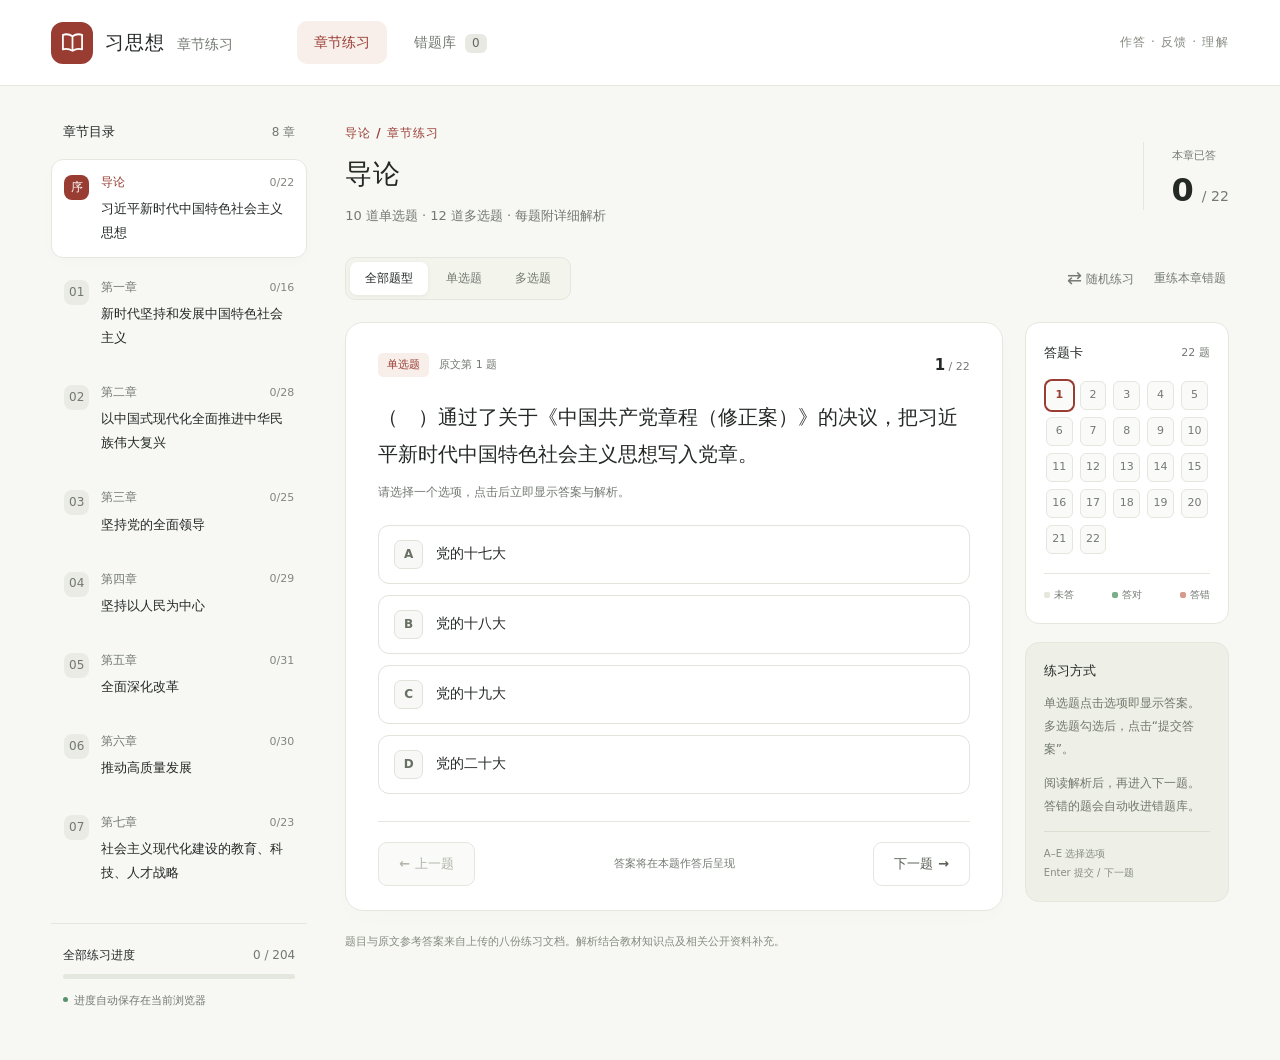
<file: index.html>
<!doctype html>
<html lang="zh-CN">
<head>
  <meta charset="UTF-8">
  <meta name="viewport" content="width=device-width, initial-scale=1">
  <meta name="theme-color" content="#993d33">
  <meta name="description" content="习思想教材配套章节练习：204道选择题，逐题反馈与详细解析，自动保存进度并汇总错题。">
  <title>习思想章节练习</title>
  <link rel="icon" href="icon.svg" type="image/svg+xml">
  <link rel="stylesheet" href="styles.css">
  <script src="questions.js" defer></script>
  <script src="core.js" defer></script>
  <script src="app.js" defer></script>
</head>
<body>
  <a class="skip-link" href="#main">跳到题目</a>
  <header class="topbar">
    <a class="brand" href="#" data-action="practice" aria-label="习思想章节练习首页">
      <span class="brand-icon"><svg viewBox="0 0 24 24" fill="none" aria-hidden="true"><path d="M12 6C9 3.8 5.5 3.8 2.8 4.6v14c3-.8 6.2-.5 9.2 1.4 3-1.9 6.2-2.2 9.2-1.4v-14C18.5 3.8 15 3.8 12 6Z" stroke="currentColor" stroke-width="1.7" stroke-linejoin="round"/><path d="M12 6v14" stroke="currentColor" stroke-width="1.7"/></svg></span>
      <span>习思想<span class="brand-sub">章节练习</span></span>
    </a>
    <nav class="topnav" aria-label="主要功能">
      <button data-action="practice" id="practiceTab" class="nav-tab active">章节练习</button>
      <button data-action="library" id="libraryTab" class="nav-tab">错题库 <span id="wrongTotal" class="count-badge">0</span></button>
    </nav>
    <span class="top-note">作答 · 反馈 · 理解</span>
  </header>
  <div class="app-layout">
    <aside class="sidebar" aria-label="章节目录">
      <div class="sidebar-heading"><span>章节目录</span><span class="small-label">8 章</span></div>
      <nav id="chapterList" aria-label="选择章节"></nav>
      <div class="sidebar-progress">
        <div class="progress-caption"><span>全部练习进度</span><strong id="overallCount">0 / 204</strong></div>
        <div class="progress-track" role="progressbar" aria-label="全部练习进度" id="overallProgress" aria-valuemin="0" aria-valuemax="204" aria-valuenow="0"><div id="overallBar"></div></div>
        <p id="storageNote"><span class="saved-dot"></span>进度自动保存在当前浏览器</p>
      </div>
    </aside>
    <main id="main" tabindex="-1">
      <div class="mobile-chapter"><label for="chapterSelect">选择章节</label><select id="chapterSelect"></select></div>
      <section id="practiceView">
        <div class="chapter-heading">
          <div><p class="eyebrow" id="chapterEyebrow">导论 / 章节练习</p><h1 id="chapterTitle">导论</h1><p id="chapterMeta" class="chapter-meta"></p></div>
          <div class="chapter-counter"><span>本章已答</span><div><strong id="chapterDone">0</strong><span id="chapterTotal">/ 22</span></div></div>
        </div>
        <div class="toolbar">
          <div class="segmented" aria-label="题型筛选">
            <button data-action="type" data-value="all" aria-pressed="true">全部题型</button>
            <button data-action="type" data-value="single" aria-pressed="false">单选题</button>
            <button data-action="type" data-value="multiple" aria-pressed="false">多选题</button>
          </div>
          <div class="mode-controls">
            <button data-action="order" id="orderButton" class="plain-button" aria-pressed="false"><span aria-hidden="true">⇄</span> 随机练习</button>
            <button data-action="wrong-mode" id="wrongModeButton" class="plain-button" aria-pressed="false">重练本章错题</button>
          </div>
        </div>
        <div class="practice-layout">
          <section id="questionArea" aria-label="练习题"></section>
          <aside class="question-aside">
            <section class="palette-card"><div class="palette-heading"><h2>答题卡</h2><span id="queueCount"></span></div><div id="palette" class="palette"></div><div class="legend"><span><i></i>未答</span><span><i class="green"></i>答对</span><span><i class="red"></i>答错</span></div></section>
            <section class="tips-card"><h2>练习方式</h2><p>单选题点击选项即显示答案。多选题勾选后，点击“提交答案”。</p><p>阅读解析后，再进入下一题。答错的题会自动收进错题库。</p><div class="shortcut">A–E 选择选项<br>Enter 提交 / 下一题</div></section>
          </aside>
        </div>
        <p class="source-note">题目与原文参考答案来自上传的八份练习文档。解析结合教材知识点及相关公开资料补充。</p>
      </section>
      <section id="libraryView" hidden>
        <div class="chapter-heading"><div><p class="eyebrow">复习 / 错题汇总</p><h1>我的错题库</h1><p class="chapter-meta">每次答错都会收录。重练答对后标记“已掌握”，记录仍可查看。</p></div><div class="chapter-counter"><span>累计收录</span><div><strong id="libraryCount">0</strong><span>题</span></div></div></div>
        <div class="library-toolbar"><label for="libraryChapter" class="sr-only">按章节查看错题</label><select id="libraryChapter"></select><div class="segmented" aria-label="错题状态筛选"><button data-action="library-filter" data-value="all" aria-pressed="true">全部错题</button><button data-action="library-filter" data-value="unmastered" aria-pressed="false">待巩固</button><button data-action="library-filter" data-value="mastered" aria-pressed="false">已掌握</button></div></div>
        <div id="libraryList"></div>
      </section>
    </main>
  </div>
  <div id="announcement" class="sr-only" role="status" aria-live="polite"></div>
  <noscript><p class="noscript">请开启浏览器 JavaScript，以使用选择题练习和错题库。</p></noscript>
</body>
</html>
</file>
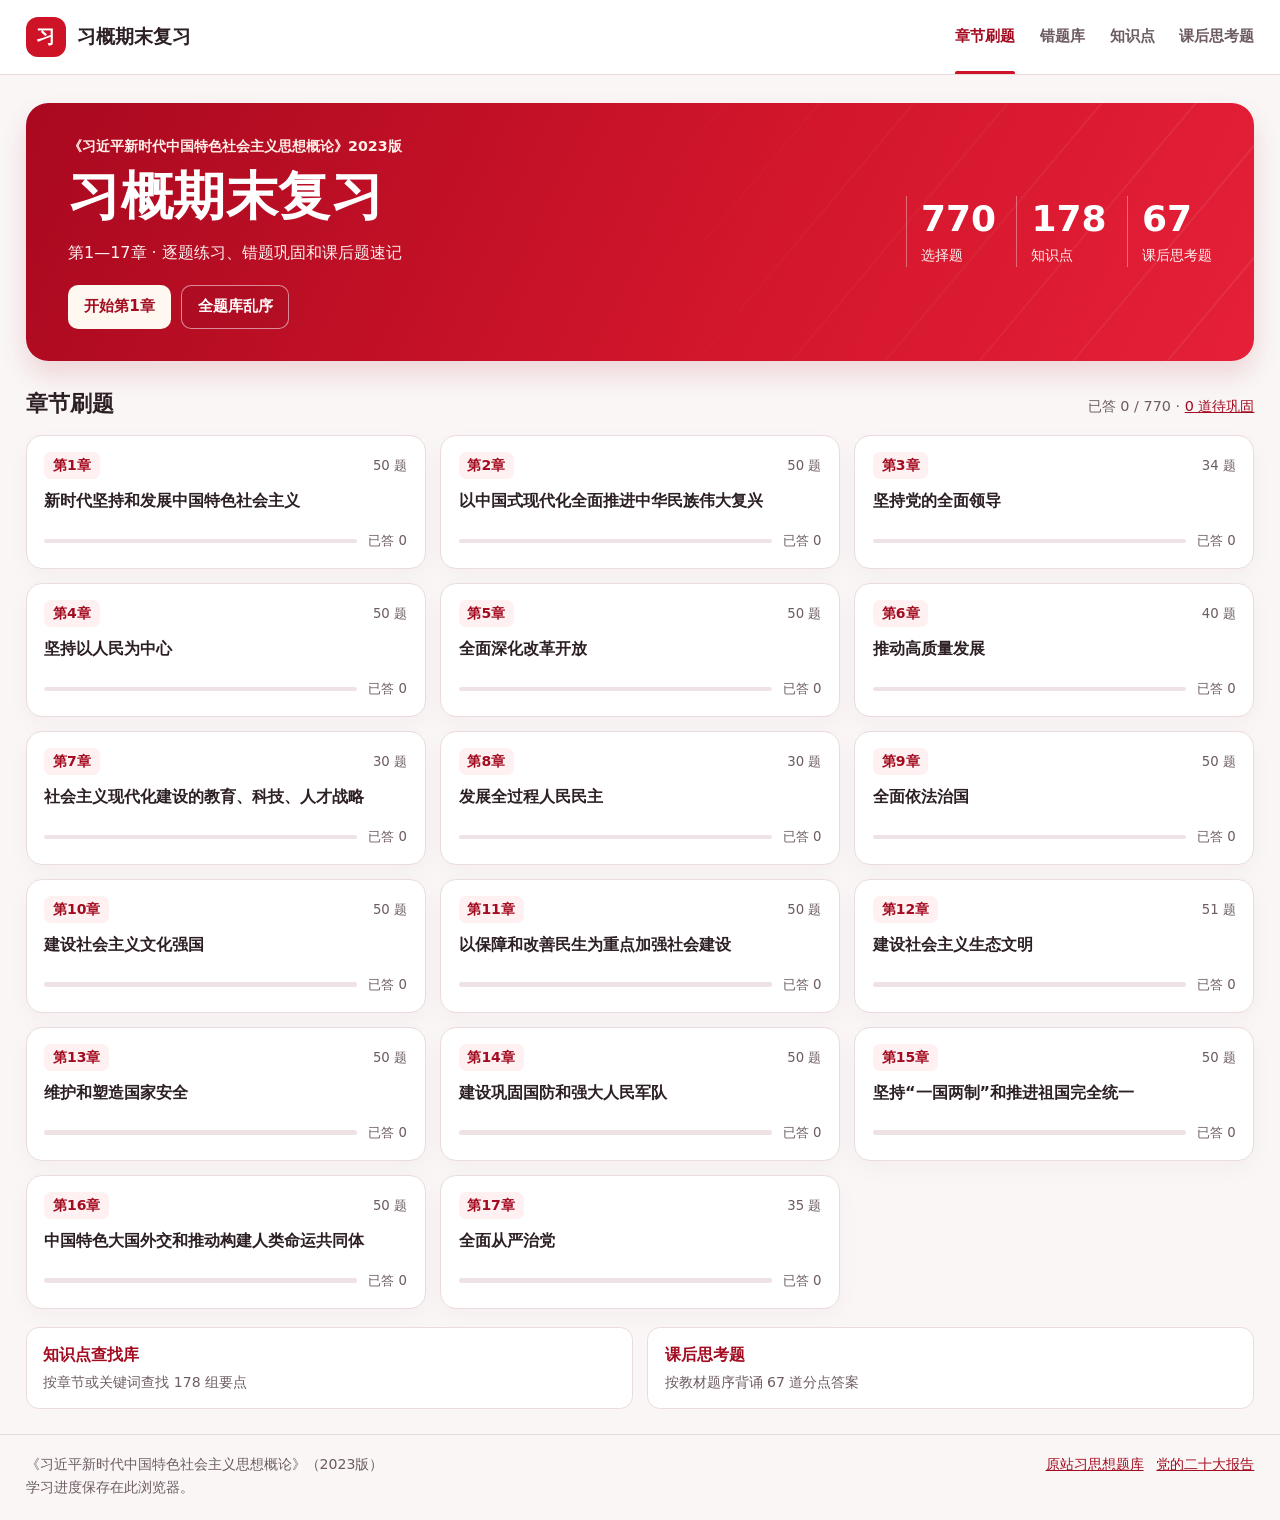
<file: final-review/index.html>
<!doctype html>
<html lang="zh-CN">
<head>
  <meta charset="utf-8">
  <meta name="viewport" content="width=device-width, initial-scale=1, viewport-fit=cover">
  <meta name="theme-color" content="#cf1327">
  <meta name="description" content="习概期末复习，覆盖2023版教材第1—17章。章节选择题、错题专项、知识点检索和课后思考题分点速记。">
  <title>习概期末复习 · 17章题库</title>
  <link rel="stylesheet" href="styles.css">
  <script src="study-bank.js" defer></script>
  <script src="practice-core.js" defer></script>
  <script src="review.js" defer></script>
</head>
<body>
  <a class="skip" href="#content">跳到主要内容</a>
  <header class="site-header">
    <div class="header-inner">
      <a class="brand" href="#home">
        <span class="brand-mark" aria-hidden="true">习</span>
        <span>习概期末复习</span>
      </a>
      <nav class="site-nav" aria-label="主要功能">
        <a href="#home" data-view="home">章节刷题</a>
        <a href="#wrong" data-view="wrong">错题库 <span id="wrong-count" class="count" hidden></span></a>
        <a href="#knowledge" data-view="knowledge">知识点</a>
        <a href="#thoughts" data-view="thoughts">课后思考题</a>
      </nav>
    </div>
  </header>

  <main class="page" id="content" tabindex="-1">
    <noscript><p>请在浏览器中启用 JavaScript 后使用题库。</p></noscript>
    <p id="loading" class="loading" role="status">正在载入期末题库…</p>
  </main>

  <footer class="site-footer">
    <div>
      <p>《习近平新时代中国特色社会主义思想概论》（2023版）</p>
      <p id="storage-message">学习进度保存在此浏览器。</p>
    </div>
    <div class="sources">
      <a href="https://maogai.szhopc.cn/" target="_blank" rel="noopener noreferrer">原站习思想题库</a>
      <a href="https://app.www.gov.cn/govdata/gov/202210/25/493662/article.html" target="_blank" rel="noopener noreferrer">党的二十大报告</a>
    </div>
  </footer>

  <dialog class="confirm-dialog" id="restart-dialog" aria-labelledby="restart-title">
    <form method="dialog">
      <h2 id="restart-title">重练本章</h2>
      <p id="restart-detail"></p>
      <div class="actions">
        <button class="button secondary" value="cancel" autofocus>取消</button>
        <button class="button primary" value="restart">确认重练</button>
      </div>
    </form>
  </dialog>
  <div class="notice" id="notice" role="status" aria-live="polite" hidden></div>
</body>
</html>
</file>
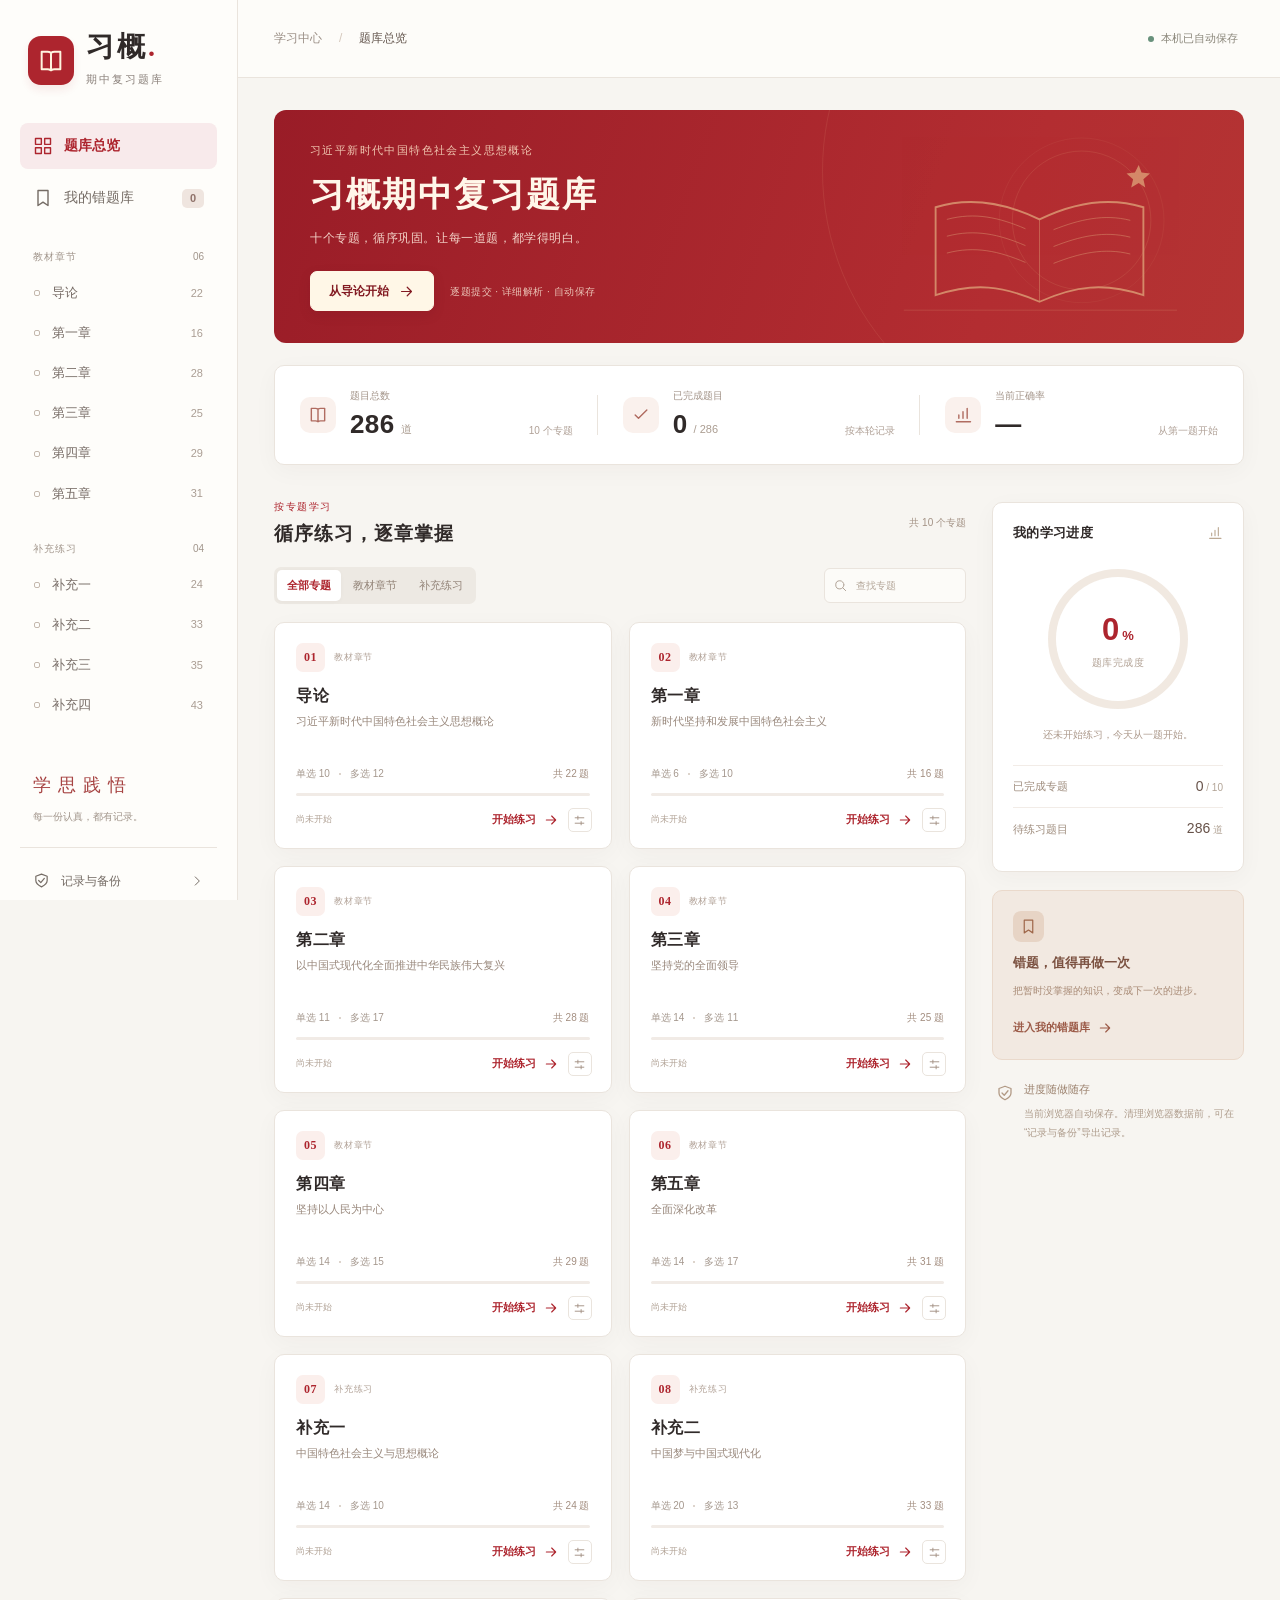
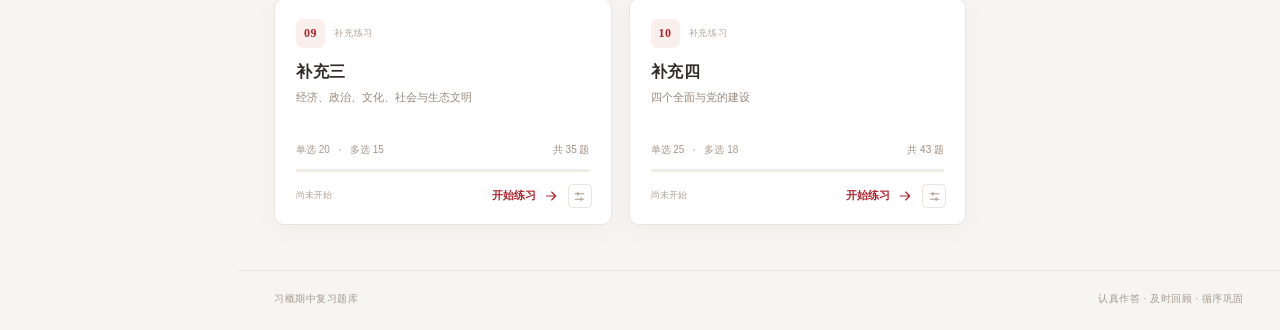
<file: midterm/index.html>
<!doctype html>
<html lang="zh-CN">
<head>
  <meta charset="UTF-8">
  <meta name="viewport" content="width=device-width, initial-scale=1, viewport-fit=cover">
  <meta name="theme-color" content="#aa2029">
  <meta name="description" content="习概期中复习题库：导论、第一至第五章与四套补充选择题，逐题解析、错题复习、顺序与乱序练习，自动保存本机进度。">
  <title>习概期中复习题库</title>
  <link rel="icon" type="image/svg+xml" href="[data-uri]">
  <style>
:root{--red:#ad252e;--red-dark:#821a22;--red-soft:#f8eaeb;--red-border:#e9bfc2;--gold:#e7c690;--ink:#302a29;--muted:#8a807a;--line:#eae4dd;--canvas:#f7f5f1;--paper:#fff;--green:#28725b;--green-soft:#edf6f1;--sidebar:238px;--shadow:0 6px 24px rgba(62,34,23,.035)}
*{box-sizing:border-box}html{scroll-behavior:smooth}body{margin:0;background:var(--canvas);color:var(--ink);font:14px/1.7 -apple-system,BlinkMacSystemFont,"Segoe UI","PingFang SC","Microsoft YaHei","Noto Sans CJK SC",sans-serif;-webkit-font-smoothing:antialiased}a{color:inherit;text-decoration:none}button,input,select{font:inherit}button,a,input,select{-webkit-tap-highlight-color:transparent}button{cursor:pointer}button{color:inherit}button:disabled{cursor:not-allowed;opacity:.45}input,select{accent-color:var(--red)}button,a,select,input{outline-offset:4px}button:focus-visible,a:focus-visible,select:focus-visible,input:focus-visible{outline:3px solid #c59148}button{border:0;background:none}h1,h2,h3,p{margin:0}h1,h2,h3{line-height:1.45}p{overflow-wrap:anywhere}button svg,a svg{flex-shrink:0}.icon{width:20px;height:20px;flex-shrink:0;vertical-align:middle}.loading{padding:80px;text-align:center}.skip{position:fixed;top:0;left:260px;padding:12px;background:var(--red);color:white;z-index:100;transform:translateY(-120%)}.skip:focus{transform:translateY(0)}.sr-only{position:absolute;clip:rect(0,0,0,0);width:1px;height:1px;overflow:hidden;white-space:nowrap}
.sidebar{position:fixed;left:0;top:0;bottom:0;width:var(--sidebar);background:#fefdfa;border-right:1px solid var(--line);padding:33px 20px 20px;display:flex;flex-direction:column;z-index:30;overflow-y:auto}.brand{display:flex;gap:12px;align-items:center;margin:0 8px 35px}.brand-mark{width:46px;height:49px;border-radius:13px;background:var(--red);color:#fff4df;display:grid;place-items:center;box-shadow:0 5px 9px #ad252e16}.brand-mark .icon{width:28px;height:28px}.brand strong{font-family:"Noto Serif CJK SC","STSong","Songti SC",serif;font-size:28px;line-height:1;letter-spacing:3px}.brand-dot{color:var(--red)}.brand small{display:block;font-size:11px;letter-spacing:2px;color:var(--muted);margin-top:6px}.nav-main{display:flex;align-items:center;gap:11px;padding:11px 13px;margin-bottom:6px;border-radius:8px;color:#756c65;font-size:14px;font-weight:500;width:100%}.nav-main.active{color:var(--red);background:var(--red-soft);font-weight:650}.nav-main:hover,.nav-topic:hover{background:#f5efea}.nav-main .count{margin-left:auto;font-size:11px;background:#efe5df;min-width:22px;text-align:center;padding:0 5px;border-radius:5px;color:#90736b}.nav-main.active .count{background:#f1d5d7;color:var(--red)}.nav-label{display:flex;justify-content:space-between;padding:0 13px;color:#a1958b;letter-spacing:1px;font-size:10px;margin:27px 0 9px}.nav-label span{letter-spacing:0;font-size:10px}.nav-topic{display:flex;align-items:center;padding:8px 14px;gap:12px;border-radius:7px;color:#766b65;margin:2px 0;font-size:13px}.nav-topic small{margin-left:auto;color:#aa9d93;font-size:11px;font-variant-numeric:tabular-nums}.nav-topic.active{color:var(--red);background:var(--red-soft)}.nav-square{width:6px;height:6px;border-radius:2px;border:1px solid #c4b8ad;display:grid;place-items:center}.nav-topic.active .nav-square{background:var(--red);border-color:var(--red)}.nav-square.complete{width:12px;height:12px;border:0;color:var(--green);margin-left:-3px;margin-right:-3px}.nav-square .icon{width:12px;height:12px;stroke-width:2.5}.sidebar-bottom{margin-top:auto;padding-top:28px}.mini-quote{padding:16px 13px 22px;border-bottom:1px solid var(--line);margin-bottom:12px}.mini-quote>span{font-family:"Noto Serif CJK SC","Songti SC","STSong",serif;color:#a74443;letter-spacing:7px;font-size:18px;display:block}.mini-quote small{display:block;font-size:10px;margin-top:7px;color:#a1958b}.data-button{font-size:12px}.data-button .icon:last-child{width:14px;height:14px;margin-left:auto}.data-button .icon:first-child{width:17px;height:17px}.sidebar-overlay{display:none}.workspace{margin-left:var(--sidebar);min-height:100vh}.topbar{height:78px;border-bottom:1px solid var(--line);display:flex;align-items:center;justify-content:space-between;padding:0 36px;background:#fdfcf9}.breadcrumb{display:flex;align-items:center;gap:17px;color:#9a8e85;font-size:12px}.breadcrumb b{font-weight:500;color:#64564e}.breadcrumb .slash{color:#d4c7bb}.save-status{font-size:11px;color:#8a867a;display:flex;gap:7px;align-items:center}.save-status i{display:inline-block;width:6px;height:6px;background:#68917c;border-radius:50%}.save-status.warning{color:var(--red)}.save-status.warning i{background:var(--red)}.mobile-menu{display:none!important}main{max-width:1540px;margin:0 auto;padding:32px 36px 45px;outline:0}.page-footer{font-size:10px;color:#a49a90;display:flex;justify-content:space-between;gap:20px;border-top:1px solid var(--line);padding:19px 36px 23px;letter-spacing:.5px}.storage-warning{padding:12px 18px;margin-bottom:20px;background:#fff3dc;border:1px solid #edcf9f;border-radius:8px;color:#885d29;font-size:12px;display:flex;gap:9px;align-items:center}
.button{min-height:42px;padding:10px 18px;border-radius:7px;font-size:12px;font-weight:600;display:inline-flex;justify-content:center;align-items:center;gap:9px;line-height:1.5;transition:background .15s,transform .15s;border:1px solid transparent;white-space:nowrap}.button .icon{width:17px;height:17px}.button:hover:not(:disabled){transform:translateY(-1px)}.primary{color:#fff;background:var(--red);box-shadow:0 3px 7px #8b182311}.primary:hover:not(:disabled){background:var(--red-dark)}.secondary{border-color:var(--line);background:var(--paper);color:#74675f}.secondary:hover:not(:disabled){background:#f7f3ed}.outline-red{border-color:var(--red-border);color:var(--red);background:#fff}.ivory{color:var(--red-dark);background:#fff7e7;border-color:#fff7e7;box-shadow:0 4px 12px #600d2220}.ivory:hover{background:#ffeaca}.full-width{width:100%}.text-link{font-size:12px;font-weight:600;display:inline-flex;gap:7px;align-items:center;color:var(--red);padding:0;line-height:1.6}.text-link .icon{width:16px;height:16px}.text-link:hover{color:var(--red-dark)}.muted{color:#9b8c83;font-weight:400}.icon-button{width:34px;height:34px;border-radius:7px;display:inline-grid;place-items:center;color:#a28f82;padding:0}.icon-button:hover{background:#f3e8e2;color:var(--red)}.icon-button .icon{width:18px;height:18px}.back-link{color:#918378;font-size:12px;display:flex;gap:8px;align-items:center}.back-link:hover{color:var(--red)}.back-link .icon{width:16px;height:16px}
.hero{background:linear-gradient(109deg,#991c27,#b32d31 74%,#b43433);border-radius:12px;padding:31px 36px 32px;position:relative;overflow:hidden;min-height:232px;color:#fff6e9}.hero:after{content:"";position:absolute;right:-120px;top:-210px;width:540px;height:540px;border:1px solid #ffdfaa17;border-radius:50%;pointer-events:none}.hero-content{position:relative;z-index:2}.eyebrow{color:#f0c6b0;font-size:11px;letter-spacing:1.4px;margin-bottom:10px}.hero h1{font-family:"Noto Serif CJK SC","Songti SC","STSong",serif;font-size:34px;font-weight:600;letter-spacing:2px;margin-bottom:9px}.hero-description{font-size:12px;color:#f3d3c8;letter-spacing:.6px;margin-bottom:23px}.hero .button{min-height:40px;padding:10px 18px}.hero-small{display:inline-block;font-size:10px;letter-spacing:.5px;color:#eac2b5;margin-left:16px}.hero-art{position:absolute;right:22px;bottom:8px;width:365px;height:205px;color:#edc990;opacity:.58}.stats-row{display:grid;grid-template-columns:repeat(3,minmax(0,1fr));margin:22px 0 33px;border:1px solid var(--line);background:var(--paper);border-radius:10px;box-shadow:var(--shadow)}.stats-row>div{position:relative;display:flex;gap:14px;align-items:center;padding:21px 25px}.stats-row>div:not(:last-child):after{content:"";width:1px;height:40px;position:absolute;right:0;top:50%;transform:translateY(-50%);background:var(--line)}.stats-row>div>.icon{width:36px;height:36px;background:#faf1ed;color:#b06c61;padding:8px;border-radius:10px}.stats-row small{display:block;font-size:10px;color:#a39489;margin-bottom:2px}.stats-row strong{display:block;font-size:26px;line-height:1.4;font-weight:600;font-variant-numeric:tabular-nums;letter-spacing:.4px}.stats-row em{font-size:11px;font-style:normal;font-weight:400;margin-left:6px;color:#aa9c90;letter-spacing:0}.stat-extra{font-size:10px;margin-left:auto;align-self:flex-end;padding-bottom:4px;color:#b0a197;white-space:nowrap}.home-layout{display:grid;grid-template-columns:minmax(0,1fr) 252px;gap:26px}.section-heading{display:flex;align-items:center;justify-content:space-between;gap:12px;margin-bottom:20px}.kicker{font-size:10px;letter-spacing:1.5px;color:var(--red);margin-bottom:5px}.section-heading h2{font-size:19px;font-family:"Noto Serif CJK SC","Songti SC","STSong",serif;letter-spacing:1px;font-weight:600}.subtle{color:#a49386;font-size:10px}.topic-tools{display:flex;align-items:center;justify-content:space-between;gap:12px;margin-bottom:18px}.tabs{display:flex;padding:3px;background:#ede9e3;border-radius:7px;gap:2px;flex-shrink:0}.tabs button{padding:6px 10px;font-size:11px;color:#938478;border-radius:5px;white-space:nowrap}.tabs button.selected{color:var(--red);background:#fff;box-shadow:0 1px 4px #31261908;font-weight:600}.search-field{display:flex;align-items:center;gap:6px;border:1px solid var(--line);border-radius:6px;padding:7px 9px;width:142px;background:#fcfbf8;color:#b0a296}.search-field .icon{width:14px;height:14px}.search-field input{min-width:0;outline:none;font-size:10px;border:0;background:none;width:100%;color:var(--ink)}.search-field input::placeholder{color:#b5a89b}.topic-grid{display:grid;grid-template-columns:repeat(2,minmax(0,1fr));gap:17px}.topic-card{background:var(--paper);border:1px solid var(--line);border-radius:10px;padding:20px 21px 16px;box-shadow:var(--shadow);transition:transform .15s,border-color .15s;min-width:0}.topic-card:hover{border-color:#dfb0b0;transform:translateY(-2px)}.topic-card-top{display:flex;align-items:center;gap:9px;margin-bottom:12px}.topic-number{font:600 12px/1.4 Georgia,serif;letter-spacing:.4px;color:var(--red);background:#fbefec;width:29px;height:29px;border-radius:7px;display:grid;place-items:center}.topic-category{font-size:9px;letter-spacing:.8px;color:#b0a095}.done-tag{font-size:9px;color:var(--green);margin-left:auto;background:var(--green-soft);border-radius:4px;padding:2px 5px}.topic-name{display:block;min-height:66px}.topic-name h3{font-size:16px;font-weight:600;margin-bottom:5px;letter-spacing:.5px}.topic-name p{font-size:11px;color:#98877b;line-height:1.8;min-height:20px}.type-counts{display:flex;align-items:center;gap:9px;font-size:10px;color:#a5988e;margin:15px 0 11px}.type-counts i{width:2px;height:2px;background:#d2c6bb;border-radius:50%}.type-counts b{font-weight:400;margin-left:auto;color:#a38e80}.thin-progress{width:100%;height:3px;background:#f1ebe6;border-radius:10px;overflow:hidden}.thin-progress>span{display:block;height:100%;background:var(--red);border-radius:10px;transition:width .2s}.topic-card-bottom{display:flex;align-items:center;gap:9px;margin-top:12px}.topic-card-bottom>small{font-size:9px;color:#b0a194;margin-right:auto}.topic-card-bottom>.text-link{font-size:11px}.mode-small{width:24px;height:24px;border:1px solid var(--line);border-radius:5px;margin-right:-2px}.mode-small .icon{width:13px;height:13px}.home-aside{padding-top:4px}.progress-card{background:#fff;border:1px solid var(--line);border-radius:10px;padding:21px 20px;box-shadow:var(--shadow)}.card-heading{display:flex;align-items:center;justify-content:space-between;gap:10px}.card-heading h3{font-size:13px;font-weight:600;letter-spacing:.3px}.card-heading .icon{width:16px;height:16px;color:#bca993}.card-heading>span{font-size:10px;color:#a69789}.progress-ring{width:140px;height:140px;background:conic-gradient(var(--red) var(--progress),#f1e9e1 0);border-radius:50%;display:grid;place-items:center;margin:26px auto 17px;position:relative;transform:rotate(-90deg)}.progress-ring>div{background:#fff;width:124px;height:124px;border-radius:50%;display:flex;align-items:center;justify-content:center;flex-direction:column;transform:rotate(90deg)}.progress-ring strong{font-size:31px;font-weight:550;color:var(--red);line-height:1.5}.progress-ring strong small{font-size:13px;margin-left:3px}.progress-ring span{font-size:10px;color:#b1a194;letter-spacing:.5px}.progress-copy{font-size:10px;text-align:center;color:#ac998b;margin-bottom:22px}.progress-detail{display:flex;align-items:center;justify-content:space-between;padding:9px 0;border-top:1px solid #f2ece7;font-size:11px;color:#9f8d7e}.progress-detail b{color:#675249;font-size:14px;font-weight:500}.progress-detail small{color:#b3a597;font-weight:400;font-size:10px}.wrong-promo{background:#f2e9e1;border:1px solid #ead9cb;border-radius:10px;margin-top:18px;padding:20px}.promo-icon{width:31px;height:31px;background:#e7d4c5;color:#9f674a;display:grid;place-items:center;border-radius:8px;margin-bottom:12px}.promo-icon .icon{width:17px;height:17px}.wrong-promo h3{font-size:13px;color:#7b5140;margin-bottom:8px}.wrong-promo p{font-size:10px;color:#a78974;line-height:1.9;margin-bottom:15px}.wrong-promo .text-link{font-size:11px;color:#9c5b48}.tip-card{display:flex;gap:10px;margin-top:22px;padding:0 4px;color:#b19984}.tip-card>.icon{width:18px;height:18px;margin-top:2px}.tip-card h3{font-size:11px;font-weight:500;margin-bottom:6px;color:#9b816d}.tip-card p{font-size:10px;color:#ae9c8c;line-height:1.9}
.practice-heading{display:flex;align-items:center;justify-content:space-between;gap:22px;margin:3px 0 25px}.practice-heading h1{font-size:26px;font-family:"Noto Serif CJK SC","Songti SC","STSong",serif;font-weight:600;letter-spacing:1px}.practice-heading h1>span{display:block;font:normal 11px/1.7 -apple-system,BlinkMacSystemFont,"Microsoft YaHei",sans-serif;color:#a18d7d;letter-spacing:0;margin-top:8px}.practice-toolbar{display:flex;justify-content:space-between;align-items:center;border:1px solid var(--line);border-radius:9px;background:#fff;padding:12px 16px;margin-bottom:23px;gap:14px}.practice-mode{display:flex;align-items:center;gap:13px;font-size:11px;color:#978373;flex-wrap:wrap}.practice-mode>span:first-child{color:#6f584d;display:flex;align-items:center;gap:6px}.practice-mode .icon{width:14px;height:14px}.practice-mode>span+span{padding-left:13px;border-left:1px solid var(--line)}.practice-mode button{font-size:10px;color:var(--red);display:flex;align-items:center;gap:5px;padding:0}.progress-inline{display:flex;align-items:center;gap:5px;font-size:10px;color:#b0a08f;white-space:nowrap}.progress-inline b{color:#9a6254;font-weight:500}progress{appearance:none;width:84px;height:4px;border:0;border-radius:4px;overflow:hidden;margin-left:9px;background:#f1e9e2}progress::-webkit-progress-bar{background:#f1e9e2}progress::-webkit-progress-value{background:var(--red)}progress::-moz-progress-bar{background:var(--red)}.practice-layout{display:grid;grid-template-columns:minmax(0,1fr) 244px;gap:24px;align-items:start}.question-column{min-width:0}.question-card{background:white;border:1px solid var(--line);border-radius:11px;padding:25px 27px 23px;box-shadow:var(--shadow)}.question-meta{display:flex;align-items:center;justify-content:space-between;gap:14px;margin-bottom:23px}.question-meta>div{display:flex;align-items:center;gap:9px;flex-wrap:wrap}.type-badge{background:#f7e8e8;color:var(--red);padding:3px 8px;border-radius:4px;font-size:10px;font-weight:550;line-height:1.6;white-space:nowrap}.source-badge{font-size:10px;color:#aa998b}.note-badge{font-size:9px;color:#ad8543;border:1px solid #edddbf;padding:1px 5px;border-radius:4px;white-space:nowrap}.question-position{font-size:10px;white-space:nowrap;color:#c2b2a4;font-variant-numeric:tabular-nums}.question-position strong{font-size:17px;font-weight:500;color:#a67a66;margin-right:3px}.question-card h2{font-size:20px;font-weight:550;line-height:1.95;letter-spacing:.15px;outline:0}.answer-hint{color:#b2a192;font-size:10px;margin:13px 0 20px}.options{border:0;padding:0;margin:0;min-width:0;display:flex;flex-direction:column;gap:12px}.option{position:relative;display:flex;align-items:center;gap:13px;border:1px solid #eee6de;border-radius:8px;padding:15px 16px;cursor:pointer;transition:background .1s,border-color .1s;min-height:58px;color:#796b60}.option:hover{background:#fdf9f5;border-color:#d9b9b1}.option input{position:absolute;opacity:0;width:1px;height:1px;left:13px}.option:has(input:focus-visible){outline:3px solid #c59148;outline-offset:3px}.option-key{width:27px;height:27px;flex-shrink:0;border:1px solid #e8ded5;color:#aa9584;border-radius:6px;font-size:12px;display:grid;place-items:center;background:#fff}.option-text{font-size:14px;line-height:1.9;overflow-wrap:anywhere}.option-check{width:15px;height:15px;flex-shrink:0;border:1px solid #ddcfc2;margin-left:auto;border-radius:50%}.option:has(input[type=checkbox]) .option-check{border-radius:4px}.option.chosen{background:#fcf0ef;border-color:#ca8083;color:#933b3f}.option.chosen .option-key{background:var(--red);color:white;border-color:var(--red)}.option.chosen .option-check{background:var(--red);border:4px solid #f8e5e5;outline:1px solid var(--red)}.option.correct{border-color:#b5d4c5;background:#f0f8f3;color:#366952}.option.correct .option-key{background:#e0efe6;color:var(--green);border-color:#b5d4c5}.option.incorrect{background:#fcf0ef;border-color:#dea2a4;color:#aa3e45}.option.incorrect .option-key{background:#f4dcdd;border-color:#dfa3a6;color:var(--red)}fieldset[disabled] .option{cursor:default}.option-state{margin-left:auto;flex-shrink:0}.option-state .icon{width:16px;height:16px}.question-actions{display:flex;gap:10px;margin-top:25px;padding-top:22px;border-top:1px solid #f0e8e0}.question-actions>.submit{margin-left:auto}.question-actions>.outline-red{margin-left:auto}.question-actions>.button{font-size:11px;padding:9px 13px;min-height:39px}.question-actions>.next-button{margin-left:0}.answer-map{padding:21px 19px 20px;background:#fff;border:1px solid var(--line);border-radius:10px;box-shadow:var(--shadow)}.map-legend{display:flex;align-items:center;gap:12px;font-size:9px;margin:15px 0 17px;color:#b5a594}.correct-legend{color:var(--green)}.wrong-legend{color:#b15257}.question-grid{display:grid;grid-template-columns:repeat(5,minmax(0,1fr));gap:7px}.question-grid button{height:31px;border:1px solid #eae1d7;border-radius:5px;background:#fcfaf7;color:#b2a190;font-size:10px;position:relative;font-variant-numeric:tabular-nums}.question-grid button:hover{border-color:var(--red)}.question-grid button.current{box-shadow:0 0 0 1.5px var(--red);border-color:white;color:var(--red)}.question-grid button.answered-correct{background:#eaf4ee;border-color:#c9dfd2;color:var(--green)}.question-grid button.answered-wrong{background:#f8e8e8;border-color:#e9c5c5;color:var(--red)}.question-grid small{font-size:7px;position:absolute;right:2px;bottom:0;line-height:1.1}.map-bottom{display:flex;justify-content:space-between;color:#ac9a87;font-size:9px;margin:19px 0 9px}.map-bottom b{color:#a57864;font-weight:400}.auto-wrong-card{background:#f2eee7;border:1px solid #e8dfd1;padding:16px 13px;border-radius:8px;margin-top:17px}.auto-wrong-card label{display:flex;align-items:center;justify-content:space-between;gap:8px;font-size:10px;color:#8d7865;cursor:pointer}.auto-wrong-card label>span{display:flex;gap:5px;align-items:center}.auto-wrong-card .icon{width:13px;height:13px}.auto-wrong-card input{width:26px;height:15px;flex-shrink:0;appearance:none;border-radius:20px;background:#cabdaf;cursor:pointer;position:relative;margin:0;transition:background .15s}.auto-wrong-card input:checked{background:var(--red)}.auto-wrong-card input:after{content:"";position:absolute;top:3px;left:3px;width:9px;height:9px;background:#fff;border-radius:50%;transition:left .15s}.auto-wrong-card input:checked:after{left:14px}.auto-wrong-card p{font-size:9px;line-height:1.8;color:#b0a08e;margin-top:9px}.reset-topic-button{border:1px solid #decac0;color:#a56b5a;border-radius:7px;min-height:38px;width:100%;margin-top:15px;font-size:10px;display:flex;justify-content:center;align-items:center;gap:7px}.reset-topic-button:hover{background:#f4e8df}.reset-topic-button .icon{width:13px;height:13px}.aside-help{font-size:9px;color:#b4a28f;line-height:1.9;margin-top:14px;text-align:center}.result-panel{border:1px solid var(--line);background:#fff;border-radius:10px;margin-top:21px;overflow:hidden;box-shadow:var(--shadow)}.result-heading{display:flex;align-items:center;gap:12px;background:#f9f3ed;padding:20px 24px;flex-wrap:wrap}.result-correct .result-heading{background:#eff7f1}.result-icon{display:grid;place-items:center;width:31px;height:31px;border-radius:50%;background:#eed8d8;color:var(--red)}.result-correct .result-icon{background:#dceee2;color:var(--green)}.result-heading h3{font-size:14px;color:#a43d46;margin-bottom:3px}.result-correct .result-heading h3{color:var(--green)}.result-heading p{font-size:10px;color:#ad8d7a}.result-correct .result-heading p{color:#82a18d}.result-heading .mistake-toggle{margin-left:auto;font-size:9px;min-height:33px;padding:7px 9px}.mistake-toggle .icon{width:13px;height:13px}.answer-line{display:flex;align-items:center;gap:38px;padding:19px 25px;border-bottom:1px solid #f0e8e0}.answer-line>div{display:flex;align-items:center;gap:12px}.answer-line small{font-size:10px;color:#a48f7c}.answer-line strong{font-size:17px;letter-spacing:2px;color:var(--green);font-weight:550}.answer-line .your-answer{color:#aa7564}.explanation{padding:23px 25px 20px}.explanation-label{font-size:9px;letter-spacing:1.5px;color:var(--red);margin-bottom:7px}.explanation h3{font-size:15px;margin-bottom:12px;font-weight:550}.explanation>p:not(.explanation-label){font-size:14px;color:#887467;line-height:2.1;text-align:justify}.pitfall{background:#f9f5ee;border-left:2px solid #d7b27c;border-radius:0 6px 6px 0;padding:13px 16px;margin-top:18px}.pitfall strong{display:flex;gap:6px;align-items:center;font-size:10px;color:#a27a46;font-weight:500}.pitfall strong .icon{width:13px;height:13px}.pitfall p{font-size:12px;line-height:2;color:#a08a73;margin-top:5px}.source-note{background:#fff7e8;border:1px solid #f0dfbb;border-radius:7px;font-size:10px;padding:12px 14px;color:#ab8855;margin-top:14px}.source-note p{margin-top:4px;line-height:1.9}.source-details{font-size:9px;color:#b4a18e;margin-top:17px;padding-top:12px;border-top:1px solid #f1eae2}.source-details summary{cursor:pointer}.source-details p{margin-top:6px}.complete-banner{display:flex;align-items:center;gap:13px;padding:18px 20px;border:1px solid #e1c6a4;background:#fcf4e7;margin-top:20px;border-radius:9px}.complete-banner>.icon{color:#b68b4c;width:24px;height:24px}.complete-banner h3{font-size:12px;color:#9c6c36;margin-bottom:3px}.complete-banner p{font-size:10px;color:#b69971;line-height:1.8}.complete-banner .button{margin-left:auto;font-size:10px;flex-shrink:0}
.wrong-total{font-size:30px;color:var(--red);font-weight:500;white-space:nowrap}.wrong-total small{font-size:11px;color:#ac8d7a;margin-left:8px;font-weight:400}.wrong-intro{background:#f5e9e3;border:1px solid #ecd5c9;border-radius:10px;padding:22px 25px;display:flex;align-items:center;justify-content:space-between;gap:20px;margin-bottom:24px}.wrong-intro>div{display:flex;align-items:center;gap:16px}.wrong-intro>div>.icon{width:30px;height:30px;color:#ab6d58}.wrong-intro p{font-size:12px;color:#9a6e58;line-height:1.9}.wrong-intro small{font-size:10px;color:#b2937e}.wrong-filters{display:flex;gap:16px;align-items:center;flex-wrap:wrap;margin-bottom:22px}.wrong-filters label{font-size:11px;color:#a18b79;display:flex;align-items:center;gap:7px}.wrong-filters select{border:1px solid var(--line);border-radius:6px;padding:8px 22px 8px 10px;background:#fff;color:#806958;max-width:180px;font-size:11px}.wrong-filters>span{font-size:10px;color:#b3a18d;margin-left:auto}.mistake-list{display:flex;flex-direction:column;gap:16px}.mistake-item{padding:22px 25px;border:1px solid var(--line);border-radius:10px;background:white;box-shadow:var(--shadow)}.mistake-item>div:first-child{display:flex;gap:11px;align-items:center;flex-wrap:wrap}.wrong-times{margin-left:auto;font-size:9px;color:#b48973}.mistake-item h2{font-size:15px;font-weight:500;line-height:1.9;margin:17px 0}.mistake-item-bottom{border-top:1px solid #f1e9e1;padding-top:13px;display:flex;align-items:center;justify-content:space-between;gap:15px}.mistake-item-bottom small{font-size:10px;color:#b19a86}.mistake-item-bottom>div{display:flex;gap:22px}.mistake-item-bottom .text-link{font-size:10px}.empty{background:#fff;border:1px solid var(--line);border-radius:11px;text-align:center;padding:50px 25px;color:#b19b84}.empty>.icon{width:50px;height:50px;background:#f7eeea;color:#b47a6a;border-radius:14px;padding:11px;margin-bottom:20px}.empty h1,.empty h2{font-size:20px;color:#866857;margin-bottom:12px;font-weight:500}.empty p{font-size:12px;margin-bottom:23px}.page-empty{padding:70px 25px}.small-empty{grid-column:1/-1;font-size:12px}
.dialog-open{overflow:hidden}.modal-backdrop{position:fixed;inset:0;background:#37241c70;z-index:80;display:flex;align-items:center;justify-content:center;padding:24px;backdrop-filter:blur(3px)}.modal{width:min(570px,100%);max-height:calc(100dvh - 48px);overflow-y:auto;border:1px solid #eadcd1;border-radius:14px;background:#fefcf8;box-shadow:0 22px 80px #31160c33;padding:25px 28px 28px}.modal-heading{display:flex;align-items:center;justify-content:space-between;gap:20px;margin-bottom:16px}.modal-heading h2{font-family:"Noto Serif CJK SC","Songti SC","STSong",serif;font-size:21px;font-weight:600;letter-spacing:.5px}.modal-subtitle{font-size:11px;color:#ad9682;margin-bottom:22px}.mode-fieldset{border:0;padding:0;margin:24px 0}.mode-fieldset legend{font-size:12px;color:#8c6c56;margin-bottom:12px;font-weight:500}.choice-row{display:flex;gap:10px}.mode-choice{flex:1;min-width:0;position:relative;cursor:pointer}.mode-choice input{position:absolute;opacity:0;width:1px;height:1px}.mode-choice>span{display:flex;flex-direction:column;align-items:center;text-align:center;border:1px solid #e8dacb;border-radius:8px;padding:13px 8px;background:#fff;min-height:70px}.mode-choice b{font-size:12px;font-weight:500;color:#967354}.mode-choice small{font-size:9px;color:#b9a18c;margin-top:5px}.mode-choice input:checked+span{background:#fceeee;border-color:#c37c7c;box-shadow:0 0 0 1px #c37c7c22}.mode-choice input:checked+span b{color:var(--red)}.mode-choice input:focus-visible+span{outline:3px solid #c59148;outline-offset:3px}.order-choices .mode-choice>span{padding:17px 9px;min-height:101px}.order-choices .icon{width:21px;height:21px;color:#b87d6b;margin-bottom:9px}.mode-note{font-size:10px;color:#b0967e;line-height:1.9;border:1px solid #eddfcc;background:#f8f2e7;border-radius:7px;padding:13px;margin:0 0 23px}.modal-footer{display:flex;justify-content:flex-end;gap:12px;border-top:1px solid #eddfd0;padding-top:20px;margin-top:23px}.reset-description{font-size:12px;color:#a18369;line-height:2.1}.retain-notice{display:flex;gap:8px;align-items:center;padding:13px 15px;background:#f1f5ed;color:#84936d;border:1px solid #dce4d0;border-radius:7px;font-size:11px;margin-top:19px}.retain-notice .icon{width:18px;height:18px}.summary-content{text-align:center;padding-top:10px}.summary-score{display:flex;flex-direction:column;align-items:center;margin:6px 0 22px}.summary-score strong{font-size:54px;line-height:1.3;font-weight:500;color:var(--red)}.summary-score strong small{font-size:20px;margin-left:4px}.summary-score>span{font-size:11px;color:#b0967e}.summary-numbers{display:flex;background:#f7f0e7;border-radius:9px;justify-content:space-around;padding:18px 0;margin-bottom:23px}.summary-numbers>div{display:flex;flex-direction:column;gap:4px}.summary-numbers strong{font-size:24px;font-weight:500;color:#9c7254}.summary-numbers small{font-size:10px;color:#b69b83}.summary-content>p{font-size:10px;line-height:1.9;color:#b19a85}.data-description{display:flex;align-items:flex-start;gap:16px;padding:9px 0}.data-description>.icon{color:var(--red);width:29px;height:29px;margin-top:3px}.data-description h3{font-size:14px;font-weight:500;color:#8f6752;margin-bottom:9px}.data-description p{font-size:11px;line-height:2;color:#ad9078}.backup-note{background:#f7f0e7;border-radius:8px;padding:15px 17px;margin:18px 0 22px;font-size:11px;color:#ad9078;line-height:2}.backup-actions{display:flex;gap:12px;margin-bottom:20px}.backup-actions>.button{flex:1}.data-toggle{font-size:11px;color:#a58b73;display:flex;align-items:center;gap:8px}.data-version{font-size:9px;color:#c0ac98;margin-top:20px}.data-toggle input{margin:0}.toast-placeholder{display:none}#toast{position:fixed;left:50%;bottom:30px;transform:translate(-50%,10px);opacity:0;pointer-events:none;background:#5a3a2e;color:#fff8eb;padding:12px 22px;border-radius:8px;box-shadow:0 5px 22px #20100826;transition:opacity .2s,transform .2s;z-index:120;max-width:min(500px,calc(100% - 30px));text-align:center;font-size:12px}#toast.visible{opacity:1;transform:translate(-50%,0)}
@media(min-width:1600px){main{padding-top:40px}.hero{padding:38px 42px;min-height:250px}.hero h1{font-size:38px}.hero-art{width:400px;right:42px}.topic-card{padding:23px 25px 18px}.topic-name{min-height:64px}.topic-name h3{font-size:18px}.topic-name p{font-size:12px}.topic-grid{gap:21px}.stats-row>div{padding:24px 30px}.home-layout{grid-template-columns:minmax(0,1fr) 275px;gap:30px}.question-card{padding:31px 35px}.question-card h2{font-size:20px}.option-text{font-size:14px}.option{padding:17px 20px}.explanation>p:not(.explanation-label){font-size:14px}.pitfall p{font-size:13px}.practice-layout{grid-template-columns:minmax(0,1fr) 265px}}
@media(max-width:1250px){:root{--sidebar:215px}.sidebar{padding-left:15px;padding-right:15px}main{padding:26px}.topbar{padding:0 26px}.home-layout{grid-template-columns:minmax(0,1fr) 226px;gap:20px}.topic-grid{gap:13px}.topic-card{padding:16px}.stat-extra{display:none}.stats-row>div{padding:20px}.topic-tools{gap:8px}.tabs button{padding:6px 8px}.search-field{width:114px}.hero-art{width:290px;right:0;opacity:.38}.hero-small{display:none}.practice-layout{grid-template-columns:minmax(0,1fr) 215px;gap:18px}.question-card{padding:22px}.question-card h2{font-size:17px}.question-actions{gap:7px}.question-actions .button{padding:9px 10px}.question-actions .icon{width:14px;height:14px}.progress-inline progress{display:none}.answer-map{padding:18px 14px}.map-legend{gap:9px}}
@media(max-width:1050px){.home-layout{grid-template-columns:minmax(0,1fr)}.home-aside{display:grid;grid-template-columns:1.2fr 1fr;gap:18px}.progress-card{grid-row:span 2}.wrong-promo{margin-top:0}.tip-card{margin-top:0}.progress-ring{margin:20px auto 12px}.hero-art{width:310px;opacity:.45}.practice-layout{grid-template-columns:minmax(0,1fr)}.answer-aside{display:grid;grid-template-columns:1fr 1fr;gap:16px}.answer-map{grid-row:span 3}.question-grid{grid-template-columns:repeat(6,minmax(0,1fr))}.auto-wrong-card{margin-top:0}.reset-topic-button{margin-top:0}.aside-help{margin-top:0}.practice-heading .back-link{flex-shrink:0}.question-card h2{font-size:19px}.option-text{font-size:13px}.explanation>p:not(.explanation-label){font-size:13px}.pitfall p{font-size:12px}.question-actions>.button{font-size:12px;min-height:42px;padding:10px 15px}.practice-toolbar{gap:10px}.practice-mode{gap:10px}.progress-inline{font-size:9px}}
@media(max-width:760px){:root{--sidebar:0px}.sidebar{width:270px;transform:translateX(-100%);transition:transform .2s;padding:26px 20px 18px}.sidebar.open{transform:translateX(0)}.sidebar-overlay.show{display:block;position:fixed;inset:0;background:#34201860;z-index:29}.brand{margin-bottom:23px}.sidebar-bottom{padding-top:20px}.mini-quote{padding-top:10px}.workspace{margin-left:0}.mobile-menu{display:inline-grid!important;margin-left:-8px;margin-right:0}.topbar{height:62px;padding:0 20px}.breadcrumb{gap:10px;font-size:11px}.save-status{font-size:9px}.save-status i{width:5px;height:5px}main{padding:21px 18px 34px}.hero{padding:26px 24px;min-height:224px;border-radius:10px}.hero h1{font-size:30px;letter-spacing:1px;margin:11px 0}.eyebrow{font-size:9px;letter-spacing:.8px;max-width:270px}.hero-description{font-size:10px;line-height:1.9;max-width:265px;margin-bottom:22px}.hero-art{width:220px;height:155px;right:-38px;bottom:1px;opacity:.22}.hero:after{display:none}.hero .button{font-size:11px;min-height:38px;padding:9px 14px}.stats-row{margin:17px 0 29px;border-radius:9px}.stats-row>div{padding:17px 13px;gap:8px}.stats-row>div>.icon{display:none}.stats-row small{font-size:9px}.stats-row strong{font-size:24px}.stats-row em{font-size:9px;margin-left:3px}.section-heading h2{font-size:19px}.subtle{font-size:9px}.topic-tools{flex-wrap:wrap;gap:12px;margin-bottom:15px}.tabs button{font-size:10px;padding:6px 10px}.search-field{width:115px}.topic-grid{gap:12px}.topic-card{padding:16px 14px 13px}.topic-card-top{gap:7px;margin-bottom:13px}.topic-number{width:26px;height:26px;font-size:11px}.topic-category{font-size:8px}.topic-name{min-height:78px}.topic-name h3{font-size:16px}.topic-name p{font-size:10px;line-height:1.85}.type-counts{font-size:9px;gap:6px;margin-top:12px}.type-counts b{font-size:8px}.topic-card-bottom{gap:6px;flex-wrap:wrap;margin-top:12px}.topic-card-bottom>small{font-size:8px}.topic-card-bottom .text-link{font-size:10px;gap:3px}.topic-card-bottom .text-link .icon{width:13px;height:13px}.mode-small{width:21px;height:21px}.home-layout{gap:22px}.home-aside{gap:13px}.progress-card{padding:18px}.card-heading h3{font-size:12px}.card-heading .icon{width:14px;height:14px}.progress-ring{width:121px;height:121px;margin:20px auto 17px}.progress-ring>div{width:107px;height:107px}.progress-ring strong{font-size:28px}.progress-ring span{font-size:9px}.progress-copy{font-size:9px}.wrong-promo{padding:17px}.wrong-promo h3{font-size:12px}.wrong-promo p{font-size:9px}.tip-card{padding:0}.tip-card p{font-size:9px}.tip-card h3{font-size:10px}.tip-card>.icon{width:15px;height:15px}.page-footer{font-size:8px;padding:17px 19px;gap:10px;letter-spacing:0}.practice-heading{gap:15px;margin:2px 0 20px;align-items:flex-start}.practice-heading h1{font-size:26px}.practice-heading h1>span{font-size:10px;line-height:1.9;max-width:230px}.practice-heading .back-link{font-size:9px;margin-top:24px;gap:5px}.practice-heading .back-link .icon{width:13px;height:13px}.practice-toolbar{padding:11px 13px;gap:12px;align-items:flex-start}.practice-mode{gap:9px;font-size:10px;line-height:1.8}.practice-mode>span+span{padding-left:10px}.practice-mode button{font-size:9px}.practice-mode .icon{width:12px;height:12px}.progress-inline{font-size:9px;padding-top:2px;gap:3px}.question-card{padding:21px 19px;border-radius:10px}.question-meta{gap:10px;margin-bottom:19px}.question-meta>div{gap:7px}.source-badge{font-size:9px}.type-badge{font-size:9px;padding:3px 6px}.note-badge{font-size:8px}.question-position{font-size:9px}.question-position strong{font-size:15px}.question-card h2{font-size:18px;line-height:1.95}.answer-hint{font-size:9px;margin:12px 0 18px}.options{gap:11px}.option{padding:13px 12px;gap:10px;border-radius:7px;min-height:55px}.option-key{width:25px;height:25px;font-size:11px}.option-text{font-size:14px;line-height:1.95}.option-check{width:13px;height:13px}.option-state .icon{width:14px;height:14px}.question-actions{margin-top:21px;padding-top:18px;gap:7px;flex-wrap:wrap}.question-actions>.button{font-size:10px;min-height:40px;padding:9px 11px;gap:5px}.question-actions>.button .icon{width:13px;height:13px}.question-actions>.outline-red{margin-left:auto}.question-actions>.submit{min-width:114px}.question-actions .next-button{flex-shrink:0}.result-panel{margin-top:17px}.result-heading{padding:17px 18px;gap:9px}.result-icon{width:26px;height:26px}.result-icon .icon{width:17px;height:17px}.result-heading h3{font-size:12px}.result-heading p{font-size:9px}.result-heading .mistake-toggle{margin-left:35px;font-size:9px;min-height:31px}.answer-line{padding:17px 18px;gap:24px;flex-wrap:wrap}.answer-line>div{gap:9px}.answer-line small{font-size:9px}.answer-line strong{font-size:15px}.explanation{padding:21px 18px 17px}.explanation h3{font-size:14px}.explanation>p:not(.explanation-label){font-size:14px;line-height:2.15;text-align:left}.pitfall{padding:12px 13px;margin-top:16px}.pitfall p{font-size:12px;line-height:2}.source-note{font-size:9px;padding:11px 12px}.source-details{font-size:9px;line-height:1.9}.answer-aside{grid-template-columns:1fr;gap:14px}.answer-map{grid-row:auto;padding:19px}.question-grid{grid-template-columns:repeat(8,minmax(0,1fr));gap:8px}.question-grid button{height:34px;font-size:11px}.auto-wrong-card{padding:15px 16px}.auto-wrong-card label{font-size:11px}.auto-wrong-card p{font-size:10px}.reset-topic-button{font-size:11px;min-height:42px}.aside-help{font-size:10px}.complete-banner{padding:17px 16px;gap:10px;flex-wrap:wrap}.complete-banner>.icon{width:21px;height:21px}.complete-banner>div{flex:1}.complete-banner .button{margin-left:31px;font-size:10px}.wrong-total{font-size:25px;padding-top:20px}.wrong-total small{font-size:9px}.wrong-intro{padding:19px 18px;flex-direction:column;gap:16px;align-items:stretch}.wrong-intro>div{gap:12px}.wrong-intro p{font-size:11px}.wrong-intro small{font-size:9px}.wrong-intro>.button{align-self:flex-start;font-size:11px;margin-left:40px}.wrong-filters{gap:12px}.wrong-filters label{font-size:10px;gap:6px}.wrong-filters select{font-size:10px;max-width:135px;min-height:37px}.wrong-filters>span{font-size:9px;margin-left:0}.mistake-item{padding:19px 18px}.mistake-item>div:first-child{gap:7px}.wrong-times{font-size:8px}.mistake-item h2{font-size:13px;line-height:2;margin:15px 0}.mistake-item-bottom small{font-size:9px}.mistake-item-bottom>div{gap:15px}.mistake-item-bottom .text-link{font-size:9px;gap:4px}.mistake-item-bottom .text-link .icon{width:12px;height:12px}.page-empty{padding:50px 22px}.empty h1,.empty h2{font-size:18px}.empty p{font-size:11px}.modal-backdrop{padding:17px}.modal{padding:23px 20px;max-height:calc(100dvh - 34px);border-radius:11px}.modal-heading h2{font-size:20px}.mode-choice>span{padding:13px 7px}.mode-choice b{font-size:11px}.mode-choice small{font-size:9px}.order-choices .mode-choice>span{padding:16px 8px}.order-choices .mode-choice small{font-size:8px}.mode-note{font-size:10px}.modal-footer{gap:9px}.modal-footer .button{font-size:11px;padding:10px 13px}.backup-actions{gap:10px;flex-wrap:wrap}.backup-actions .button{font-size:11px;padding:10px 12px;flex-basis:180px}.data-description{gap:12px}.data-description>.icon{width:25px;height:25px}.summary-score strong{font-size:48px}#toast{bottom:21px;font-size:11px;width:max-content}.storage-warning{padding:11px 13px;font-size:10px;align-items:flex-start}.storage-warning .icon{width:16px;height:16px;margin-top:3px}}
@media(max-width:390px){main{padding-left:13px;padding-right:13px}.hero{padding:24px 20px}.hero h1{font-size:27px}.hero-description{font-size:9px}.topic-card{padding:14px 12px 12px}.topic-card-bottom .mode-small{display:none}.topic-card-bottom .text-link{font-size:9px}.stats-row>div{padding-left:11px;padding-right:11px}.stats-row strong{font-size:22px}.tabs button{padding:6px 8px}.search-field{width:104px}.type-counts{gap:5px;font-size:8px}.home-aside{grid-template-columns:1fr}.progress-card{grid-row:auto}.wrong-promo{margin-top:0}.tip-card{margin:5px}.practice-toolbar{flex-wrap:wrap;gap:7px}.practice-toolbar .progress-inline{width:100%}.question-card{padding:19px 15px}.question-card h2{font-size:16px}.source-badge{font-size:8px}.question-actions>.button{font-size:9px;padding:9px 8px;gap:4px}.question-actions .next-button .icon{display:none}.question-actions>.outline-red .icon{display:none}.question-grid{grid-template-columns:repeat(7,minmax(0,1fr))}.practice-heading .back-link{font-size:8px;gap:3px}.practice-heading h1>span{max-width:210px}.save-status{font-size:8px}.breadcrumb{font-size:10px;gap:8px}}
@media(prefers-reduced-motion:reduce){html{scroll-behavior:auto}*,*:before,*:after{transition:none!important;animation:none!important}}

</style>
  
  
  
</head>
<body>
  <a class="skip" href="#main-content">跳转到正文</a>
  <div id="app"><div class="loading">正在打开习概期中复习题库…</div></div>
  <div id="modal-root"></div>
  <div id="toast" role="status" aria-live="polite"></div>
  <input type="file" id="import-file" accept="application/json,.json" hidden>
  <noscript><p>请在浏览器中启用 JavaScript 后打开题库。</p></noscript>
<script>
/* 题目与参考答案以提供的文档为准，解析为学习整理。 */
window.QUESTION_BANK = {"version":"2026.10.23","title":"习概期中复习题库","topics":[{"id":"intro","name":"导论","title":"习近平新时代中国特色社会主义思想概论","group":"chapters","total":22,"single":10,"multiple":12},{"id":"chapter1","name":"第一章","title":"新时代坚持和发展中国特色社会主义","group":"chapters","total":16,"single":6,"multiple":10},{"id":"chapter2","name":"第二章","title":"以中国式现代化全面推进中华民族伟大复兴","group":"chapters","total":28,"single":11,"multiple":17},{"id":"chapter3","name":"第三章","title":"坚持党的全面领导","group":"chapters","total":25,"single":14,"multiple":11},{"id":"chapter4","name":"第四章","title":"坚持以人民为中心","group":"chapters","total":29,"single":14,"multiple":15},{"id":"chapter5","name":"第五章","title":"全面深化改革","group":"chapters","total":31,"single":14,"multiple":17},{"id":"supplement1","name":"补充一","title":"中国特色社会主义与思想概论","group":"supplements","total":24,"single":14,"multiple":10},{"id":"supplement2","name":"补充二","title":"中国梦与中国式现代化","group":"supplements","total":33,"single":20,"multiple":13},{"id":"supplement3","name":"补充三","title":"经济、政治、文化、社会与生态文明","group":"supplements","total":35,"single":20,"multiple":15},{"id":"supplement4","name":"补充四","title":"四个全面与党的建设","group":"supplements","total":43,"single":25,"multiple":18}],"questions":[{"number":1,"answer":["C"],"stem":"( )通过了关于《中国共产党章程（修正案）》的决议，把习近平新时代中国特色社会主义思想写入党章。","options":[{"key":"A","text":"党的十七大"},{"key":"B","text":"党的十八大"},{"key":"C","text":"党的十九大"},{"key":"D","text":"党的二十大"}],"id":"intro-single-01","topicId":"intro","type":"single","source":"习思想教材配套练习题 导论(1).doc","sourceType":"single","point":"思想写入党章","explanation":"2017年召开的党的十九大通过党章修正案，将习近平新时代中国特色社会主义思想确立为党的行动指南。这是本题判断会议届次的依据。","pitfall":"把握“写入党章”这一事件，不要与2018年宪法修正案写入该思想混淆；党的十八大、二十大也不是本题所问的首次写入时间。","originalAnswer":["C"]},{"number":2,"answer":["B"],"stem":"（ ）是改革开放以来我们党全部理论和实践的鲜明主题。","options":[{"key":"A","text":"贯彻新发展理念"},{"key":"B","text":"坚持和发展中国特色社会主义"},{"key":"C","text":"改革开放"},{"key":"D","text":"以经济建设为中心"}],"id":"intro-single-02","topicId":"intro","type":"single","source":"习思想教材配套练习题 导论(1).doc","sourceType":"single","point":"理论和实践的鲜明主题","explanation":"改革开放以来，党的理论创新和实践探索始终围绕坚持和发展中国特色社会主义展开。改革开放、经济建设和发展理念都服务于这一主题。","pitfall":"题目问“全部理论和实践的鲜明主题”，范围比某一项政策或中心工作更广，不能只答改革开放或以经济建设为中心。","originalAnswer":["B"]},{"number":3,"answer":["A"],"stem":"党的二十大提出了（ ）。","options":[{"key":"A","text":"“六个必须坚持”"},{"key":"B","text":"“十个明确”"},{"key":"C","text":"“十四个坚持”"},{"key":"D","text":"“十三个方面成就”"}],"id":"intro-single-03","topicId":"intro","type":"single","source":"习思想教材配套练习题 导论(1).doc","sourceType":"single","point":"六个必须坚持","explanation":"党的二十大从世界观和方法论层面提出“六个必须坚持”，包括人民至上、自信自立、守正创新、问题导向、系统观念、胸怀天下。","pitfall":"“十个明确”“十四个坚持”“十三个方面成就”已有相应历史概括。本题用“党的二十大提出”限定了应选内容。","originalAnswer":["A"]},{"number":4,"answer":["C"],"stem":"中国特色社会主义最本质的特征是（ ）。.","options":[{"key":"A","text":"人民共同富裕"},{"key":"B","text":"人民当家作主"},{"key":"C","text":"中国共产党领导"},{"key":"D","text":"社会主义现代化"}],"id":"intro-single-04","topicId":"intro","type":"single","source":"习思想教材配套练习题 导论(1).doc","sourceType":"single","point":"最本质的特征","explanation":"中国共产党领导是中国特色社会主义最本质的特征，也是中国特色社会主义制度的最大优势，决定事业发展的根本方向和政治保证。","pitfall":"人民当家作主是社会主义民主政治的本质特征；共同富裕是社会主义的本质要求。注意不同命题与关键词的固定对应。","originalAnswer":["C"]},{"number":5,"answer":["C"],"stem":"坚持和发展中国特色社会主义，总任务是（ ）。","options":[{"key":"A","text":"完善和发展中国特色社会主义制度、推进国家治理体系和治理能力现代化"},{"key":"B","text":"建设中国特色社会主义法治体系、建设社会主义法治国家"},{"key":"C","text":"实现社会主义现代化和中华民族伟大复兴，在全面建成小康社会的基础上，分两步走在本世纪中叶建成富强民主文明和谐美丽的社会主义现代化强国"},{"key":"D","text":"建设一支听党指挥、能打胜仗、作风优良的人民军队，把人民军队建设成为世界一流军队"}],"id":"intro-single-05","topicId":"intro","type":"single","source":"习思想教材配套练习题 导论(1).doc","sourceType":"single","point":"坚持和发展的总任务","explanation":"总任务是实现社会主义现代化和中华民族伟大复兴，并在全面建成小康社会基础上分两步建成社会主义现代化强国。它回答事业最终要实现什么。","pitfall":"完善制度、推进治理现代化对应全面深化改革总目标；法治体系与法治国家对应全面依法治国总目标；强军目标也不能替代总任务。","originalAnswer":["C"]},{"number":6,"answer":["B"],"stem":"全面深化改革的总目标是（ ）。","options":[{"key":"A","text":"坚定道路自信、理论自信、制度自信、文化自信"},{"key":"B","text":"完善和发展中国特色社会主义制度、推进国家治理体系和治理能力现代化"},{"key":"C","text":"建设中国特色社会主义法治体系、建设社会主义法治国家"},{"key":"D","text":"坚持和发展中国特色社会主义"}],"id":"intro-single-06","topicId":"intro","type":"single","source":"习思想教材配套练习题 导论(1).doc","sourceType":"single","point":"全面深化改革总目标","explanation":"全面深化改革总目标包含两个相互联系的方面：完善和发展中国特色社会主义制度，推进国家治理体系和治理能力现代化。前者确定方向，后者体现实现路径与治理成效。","pitfall":"答题要完整把握两个方面。道路、理论、制度、文化自信不是改革总目标，建设法治体系和法治国家是依法治国的总目标。","originalAnswer":["B"]},{"number":7,"answer":["C"],"stem":"世界未有之大变局正在加速演变。（ ）仍然是时代主题，但是不稳定不确定性更加突出。","options":[{"key":"A","text":"发展与共享"},{"key":"B","text":"和平与融合"},{"key":"C","text":"和平与发展"},{"key":"D","text":"开放与包容"}],"id":"intro-single-07","topicId":"intro","type":"single","source":"习思想教材配套练习题 导论(1).doc","sourceType":"single","point":"时代主题","explanation":"题目沿用教材关于“和平与发展”的判断。和平为发展创造环境，发展为维护和平提供条件，二者共同反映世界人民的普遍愿望。","pitfall":"不稳定不确定因素突出，并不意味着教材在这一命题中以“融合”“共享”或“包容”替代时代主题，应区分主题与具体合作理念。","originalAnswer":["C"]},{"number":8,"answer":["C"],"stem":"中国特色社会主义的战略布局是（ ）。","options":[{"key":"A","text":"“十个明确"},{"key":"B","text":"“十四个坚持”"},{"key":"C","text":"“四个全面"},{"key":"D","text":"“五位一体”"}],"id":"intro-single-08","topicId":"intro","type":"single","source":"习思想教材配套练习题 导论(1).doc","sourceType":"single","point":"四个全面战略布局","explanation":"“四个全面”指全面建设社会主义现代化国家、全面深化改革、全面依法治国、全面从严治党，是目标与举措相互支撑的战略布局。","pitfall":"总体布局是“五位一体”，战略布局是“四个全面”。“十个明确”“十四个坚持”属于思想内容和基本方略的概括，不能混用。","originalAnswer":["C"]},{"number":9,"answer":["C"],"stem":"中国特色社会主义的总体布局是（ ）。","options":[{"key":"A","text":"“三位一体"},{"key":"B","text":"“四位一体”"},{"key":"C","text":"“五位一体"},{"key":"D","text":"“六位一体”"}],"id":"intro-single-09","topicId":"intro","type":"single","source":"习思想教材配套练习题 导论(1).doc","sourceType":"single","point":"五位一体总体布局","explanation":"经济建设、政治建设、文化建设、社会建设、生态文明建设构成“五位一体”总体布局，强调各方面建设协调推进。","pitfall":"题目考查的是建设领域的整体安排，不是“四个全面”的战略举措；“三位一体”“四位一体”不是本题要求的完整概括。","originalAnswer":["C"]},{"number":10,"answer":["C"],"stem":"习近平新时代中国特色社会主义思想内容十分丰富，涵盖改革发展稳定、内政外交国防、治党治国治军等各个领域、各个方面，构成了一个系统完整、逻辑严密、相互贯通的思想理论体系。下面是指导思想层面的表述的是（ ）。","options":[{"key":"A","text":"“四个全面“"},{"key":"B","text":"“十四个坚持”"},{"key":"C","text":"“十个明确”"},{"key":"D","text":"“四个伟大”"},{"key":"E","text":"“六个必须坚持“"}],"id":"intro-single-10","topicId":"intro","type":"single","source":"习思想教材配套练习题 导论(1).doc","sourceType":"single","point":"十个明确的理论地位","explanation":"“十个明确”从指导思想层面对主要观点、基本精神作出概括，构成这一思想的核心内容，回答新时代坚持和发展中国特色社会主义的重大理论问题。","pitfall":"“十四个坚持”偏重基本方略和实践要求，“六个必须坚持”概括世界观和方法论。要按题干“指导思想层面”的限定辨别。","originalAnswer":["C"]},{"number":1,"answer":["A","B"],"stem":"习近平新时代中国特色社会主义思想创立的时代背景是（）","options":[{"key":"A","text":"世界百年未有之大变局加速演进"},{"key":"B","text":"新时代中国正处于中华民族伟大复兴的关键时期"},{"key":"C","text":"我国经济高速度发展"},{"key":"D","text":"中国成为世界领导角色"}],"id":"intro-multiple-01","topicId":"intro","type":"multiple","source":"习思想教材配套练习题 导论(1).doc","sourceType":"multiple","point":"思想创立的时代背景","explanation":"世界百年未有之大变局加速演进与中华民族伟大复兴关键时期的历史交汇，是理解这一思想创立的时代坐标，分别体现国际和国内背景。","pitfall":"“经济高速度发展”不能概括新时代的发展要求；“中国成为世界领导角色”也不是教材对中国国际定位的规范表述。","originalAnswer":["A","B"]},{"number":2,"answer":["A","B","C","D"],"stem":"新时代中国正处于中华民族伟大复兴的关键时期，因为（）。","options":[{"key":"A","text":"我国发展站在了新的历史起点上"},{"key":"B","text":"改革面临着许多前所未有的困难和挑战，处于攻坚克难的关键时期"},{"key":"C","text":"新时代的中国发生新的历史性变革"},{"key":"D","text":"中国式现代化全面推进拓展"}],"id":"intro-multiple-02","topicId":"intro","type":"multiple","source":"习思想教材配套练习题 导论(1).doc","sourceType":"multiple","point":"民族复兴关键时期","explanation":"新的历史起点、改革攻坚任务、历史性变革以及中国式现代化的推进拓展，共同说明复兴进程进入机遇与挑战并存的关键时期。","pitfall":"四项分别从发展基础、现实挑战、实践变化和前进道路展开，彼此补充，并非互相排斥，不能只看到成就而忽略困难。","originalAnswer":["A","B","C","D"]},{"number":3,"answer":["A","B","C","D"],"stem":"习近平总书记为习近平新时代中国特色社会主义思想的创立发挥了决定性作用，（ ）","options":[{"key":"A","text":"坚定的政治信仰和朴素的人民情怀，为这一思想注入了强大精神基因"},{"key":"B","text":"丰富的文化积淀和良好的哲学素养，为这一思想奠定了深厚的理论底蕴"},{"key":"C","text":"艰苦磨练和扎实的从政历练，为这一思想积累了充分的实践养分"},{"key":"D","text":"非凡的政治胆略和高超的政治智慧，为这一思想开辟了宽阔视野"}],"id":"intro-multiple-03","topicId":"intro","type":"multiple","source":"习思想教材配套练习题 导论(1).doc","sourceType":"multiple","point":"思想创立的主体条件","explanation":"坚定信仰和人民情怀、文化哲学素养、实践与从政历练、政治胆略和智慧，分别从精神、理论、实践和视野说明思想形成的主体条件。","pitfall":"这道题考查多方面条件的统一。四项都与题干“发挥决定性作用”的说明相对应，不能仅把思想创立理解为书本理论积累。","originalAnswer":["A","B","C","D"]},{"number":4,"answer":["A","B","C"],"stem":"习近平新时代中国特色社会主义思想回答了（ ）重大时代课题。","options":[{"key":"A","text":"新时代坚持和发展什么样的中国特色社会主义、怎样坚持和发展中国特色社会主义"},{"key":"B","text":"建设什么样的社会主义现代化强国、怎样建设社会主义现代化强国"},{"key":"C","text":"建设什么样的长期执政的马克思主义政党、怎样建设长期执政的马克思主义政党"},{"key":"D","text":"建设什么美好的世界。怎样建设美好世界"}],"id":"intro-multiple-04","topicId":"intro","type":"multiple","source":"习思想教材配套练习题 导论(1).doc","sourceType":"multiple","point":"重大时代课题","explanation":"三大时代课题分别围绕中国特色社会主义、社会主义现代化强国、长期执政的马克思主义政党展开，均包含“什么样”和“怎样”的理论与实践追问。","pitfall":"“建设什么美好的世界、怎样建设美好世界”不是这组三大时代课题的规范表述。注意不能将一般外交议题并入固定概括。","originalAnswer":["A","B","C"]},{"number":5,"answer":["B","C","D"],"stem":"习近平新时代中国特色社会主义思想的主要内容包括（ ）。","options":[{"key":"A","text":"“六个必须坚持”"},{"key":"B","text":"“十个明确”"},{"key":"C","text":"“十四个坚持”"},{"key":"D","text":"“十三个方面成就”"}],"id":"intro-multiple-05","topicId":"intro","type":"multiple","source":"习思想教材配套练习题 导论(1).doc","sourceType":"multiple","point":"思想主要内容的概括","explanation":"按本教材题目的分类，“十个明确”“十四个坚持”“十三个方面成就”概括主要内容；“六个必须坚持”从世界观和方法论层面提炼立场观点方法。","pitfall":"四者在科学体系中内在贯通，但本题考查教材对“主要内容”这一层次的专门概括，因此按原文答案选择后三项。","note":"本题“主要内容”采用原配套资料的分类口径，判分保留原文BCD；“六个必须坚持”属于世界观和方法论，四者共同构成科学体系。","originalAnswer":["B","C","D"]},{"number":6,"answer":["A","B","C","D"],"stem":"“十四个坚持”的基本方略，（ ）","options":[{"key":"A","text":"涵盖坚持党的领导和“五位一体”总体布局、“四个全面”战略布局"},{"key":"B","text":"涵盖国防和军队建设、维护国家安全、对外战略"},{"key":"C","text":"是对党的治国理政重大方针政策的最新概括"},{"key":"D","text":"是实现“两个一百年”奋斗目标、实现中华民族伟大复兴中国梦的“路线图”和“方法论”。"}],"id":"intro-multiple-06","topicId":"intro","type":"multiple","source":"习思想教材配套练习题 导论(1).doc","sourceType":"multiple","point":"十四个坚持基本方略","explanation":"“十四个坚持”把党的领导、总体布局、战略布局与国防、安全、外交等相联系，把理论要求转化为治国理政的基本方略和实践遵循。","pitfall":"四项分别说明覆盖范围、政策概括及实践作用，均属于基本方略的内容或地位；不要将其范围缩小为单一建设领域。","originalAnswer":["A","B","C","D"]},{"number":7,"answer":["A","C"],"stem":"习近平新时代中国特色社会主义思想是当代中国马克思主义、二十一世纪马克思主义，是（ ）的时代精华，实现了马克思主义中国化新的飞跃。","options":[{"key":"A","text":"中华文化"},{"key":"B","text":"中华品格"},{"key":"C","text":"中国精神"},{"key":"D","text":"中国力量"}],"id":"intro-multiple-07","topicId":"intro","type":"multiple","source":"习思想教材配套练习题 导论(1).doc","sourceType":"multiple","point":"中华文化和中国精神","explanation":"“中华文化和中国精神的时代精华”说明这一思想植根中华文明并体现当代中国精神，与马克思主义基本原理相贯通。","pitfall":"本题是规范表述辨析，搭配为“中华文化”“中国精神”。“中华品格”“中国力量”虽然含义积极，却不是此处原句中的两个概念。","originalAnswer":["A","C"]},{"number":8,"answer":["A","B"],"stem":"坚持把马克思主义基本原理同（ ）相结合，用马克思主义观察时代、把握时代、引领时代，继续发展当代中国马克思主义、21世纪马克思主义。","options":[{"key":"A","text":"中国具体实际相结合"},{"key":"B","text":"中华优秀传统文化"},{"key":"C","text":"中国精神"},{"key":"D","text":"民族特色"}],"id":"intro-multiple-08","topicId":"intro","type":"multiple","source":"习思想教材配套练习题 导论(1).doc","sourceType":"multiple","point":"两个结合","explanation":"“两个结合”是把马克思主义基本原理同中国具体实际相结合、同中华优秀传统文化相结合，体现理论创新的实践根基与文化根基。","pitfall":"“中国精神”“民族特色”不能替代两个结合的规范对象。注意第一项在原文中含有重复的“相结合”，作答以概念为准。","originalAnswer":["A","B"]},{"number":9,"answer":["A","B","C","D"],"stem":"中国特色社会主义事业总体布局是“五位一体”、战略布局是“四个全面”，强调坚定（ ）。","options":[{"key":"A","text":"道路自信"},{"key":"B","text":"理论自信"},{"key":"C","text":"制度自信"},{"key":"D","text":"文化自信"}],"id":"intro-multiple-09","topicId":"intro","type":"multiple","source":"习思想教材配套练习题 导论(1).doc","sourceType":"multiple","point":"四个自信","explanation":"道路自信、理论自信、制度自信、文化自信构成“四个自信”，分别涉及发展道路、理论指导、制度保障和精神文化根基。","pitfall":"四个方面相互联系，不能只重制度或道路而遗漏文化。“五位一体”“四个全面”分别是总体布局和战略布局，不是自信的数量来源。","originalAnswer":["A","B","C","D"]},{"number":10,"answer":["A","B","C","D"],"stem":"发展是解决我国一切问题的基础和关键，发展必须是科学发展，必须坚定不移贯彻创新（ ）的发展理念。","options":[{"key":"A","text":"协调"},{"key":"B","text":"绿色"},{"key":"C","text":"开放"},{"key":"D","text":"共享"}],"id":"intro-multiple-10","topicId":"intro","type":"multiple","source":"习思想教材配套练习题 导论(1).doc","sourceType":"multiple","point":"新发展理念","explanation":"新发展理念完整表述为创新、协调、绿色、开放、共享。题干已给“创新”，空缺部分应补齐其余四项，体现发展的整体要求。","pitfall":"创新解决动力，协调解决不平衡，绿色重可持续，开放重内外联动，共享重公平正义。不能因为创新未列为选项就少选其中一项。","originalAnswer":["A","B","C","D"]},{"number":11,"answer":["A","B","C"],"stem":"建设一支（ ），的人民军队，是实现“两个一百年”奋斗目标、实现中华民族伟大复兴的战略支撑。","options":[{"key":"A","text":"听党指挥"},{"key":"B","text":"能打胜仗"},{"key":"C","text":"作风优良"},{"key":"D","text":"全心全意为人民服务"}],"id":"intro-multiple-11","topicId":"intro","type":"multiple","source":"习思想教材配套练习题 导论(1).doc","sourceType":"multiple","point":"新时代强军目标","explanation":"建设听党指挥、能打胜仗、作风优良的人民军队，是新时代强军目标的重要表述，分别对应政治方向、核心能力和优良作风。","pitfall":"全心全意为人民服务是人民军队的宗旨，但不是这组三项强军目标的组成词。多选题应按题干考查的固定组合判断。","originalAnswer":["A","B","C"]},{"number":12,"answer":["A","B","C","D"],"stem":"“两个确立”形成的依据是（ ）。","options":[{"key":"A","text":"“两个确立”是中国共产党基于唯物史观两个基本原理所作出的必然选择"},{"key":"B","text":"“两个确立”是党的历史经验的总结运用"},{"key":"C","text":"“两个确立”是新时代十年实践形成的智慧结晶"},{"key":"D","text":"“两个确立”是战胜外部环境变化出现许多新的风险挑战、解决国内许多深层次矛盾和问题的需要"}],"id":"intro-multiple-12","topicId":"intro","type":"multiple","source":"习思想教材配套练习题 导论(1).doc","sourceType":"multiple","point":"两个确立的形成依据","explanation":"“两个确立”的提出，联系唯物史观、党的历史经验、新时代实践和应对风险挑战的现实需要，体现理论、历史、实践与现实要求的统一。","pitfall":"四项是形成依据的不同角度，并不互斥。不要把“两个确立”的具体内容与“为什么形成”这两类问题混为一谈。","originalAnswer":["A","B","C","D"]},{"number":1,"answer":["A"],"stem":"中国特色社会主义道路是（ ）。","options":[{"key":"A","text":"实现途径"},{"key":"B","text":"行动指南"},{"key":"C","text":"根本保障"},{"key":"D","text":"精神力量，"}],"id":"chapter1-single-01","topicId":"chapter1","type":"single","source":"习思想教材配套练习题 第一章  新时代坚持和发展中国特色社会主义(1).doc","sourceType":"single","point":"道路的作用","explanation":"中国特色社会主义道路是实现社会主义现代化和民族复兴的实现途径。它把奋斗目标转化为符合中国国情的具体前进道路。","pitfall":"可成组记忆：道路是实现途径，理论体系是行动指南，制度是根本保障，文化是精神力量；本题只问道路。","originalAnswer":["A"]},{"number":2,"answer":["D"],"stem":"（ ）宣布，中国特色社会主义进入了新时代，这是我国发展新的历史方位。","options":[{"key":"A","text":"党的十八大"},{"key":"B","text":"党的二十大"},{"key":"C","text":"党的十七大"},{"key":"D","text":"党的十九大"}],"id":"chapter1-single-02","topicId":"chapter1","type":"single","source":"习思想教材配套练习题 第一章  新时代坚持和发展中国特色社会主义(1).doc","sourceType":"single","point":"新时代的历史方位","explanation":"2017年党的十九大作出中国特色社会主义进入新时代的重大政治判断，明确我国发展的新的历史方位。","pitfall":"新时代的起点与作出这一判断的大会不是同一问法。本题用“宣布”锁定十九大，不要误选十八大或二十大。","originalAnswer":["D"]},{"number":3,"answer":["A"],"stem":"习近平总书记在十九大报告中指出，中国特色社会主义进入新时代，我国社会主要矛盾（ ）。","options":[{"key":"A","text":"已经转化为人民日益增长的美好生活需要和不平衡不充分的发展之间的矛盾"},{"key":"B","text":"仍然是无产阶级同资产阶级之间的矛盾"},{"key":"C","text":"官僚资本同民族资本之间的矛盾"},{"key":"D","text":"是人民日益增长的物质文化需要同落后的社会生产之间的矛盾。"}],"id":"chapter1-single-03","topicId":"chapter1","type":"single","source":"习思想教材配套练习题 第一章  新时代坚持和发展中国特色社会主义(1).doc","sourceType":"single","point":"新时代社会主要矛盾","explanation":"党的十九大指出，我国社会主要矛盾转化为人民日益增长的美好生活需要和不平衡不充分的发展之间的矛盾，反映需要层次与发展问题的变化。","pitfall":"“物质文化需要同落后社会生产”是此前的表述；阶级矛盾、官僚资本与民族资本矛盾均不是新时代主要矛盾的规范判断。","originalAnswer":["A"]},{"number":4,"answer":["B"],"stem":"（ ）是坚持和发展中国特色社会主义的行动指南。","options":[{"key":"A","text":"党的基本路线"},{"key":"B","text":"党的基本理论"},{"key":"C","text":"党的基本方略"},{"key":"D","text":"党的基本政策"}],"id":"chapter1-single-04","topicId":"chapter1","type":"single","source":"习思想教材配套练习题 第一章  新时代坚持和发展中国特色社会主义(1).doc","sourceType":"single","point":"基本理论的指导作用","explanation":"党的基本理论为坚持和发展中国特色社会主义提供科学理论指导，回答实践发展的方向、规律与基本遵循，因此属于行动指南。","pitfall":"基本路线回答一定历史阶段的总路线，基本方略侧重实践要求，具体政策服务于具体任务，不能替代理论层面的指导地位。","originalAnswer":["B"]},{"number":5,"answer":["A"],"stem":"中国共产党为什么能，中国特色社会主义为什么好，归根到底是（）。","options":[{"key":"A","text":"马克思主义行，是中国化时代化的马克思主义行"},{"key":"B","text":"中国共产党能"},{"key":"C","text":"中国特色社会主义好"},{"key":"D","text":"靠坚持四项基本原则，不犯错误"}],"id":"chapter1-single-05","topicId":"chapter1","type":"single","source":"习思想教材配套练习题 第一章  新时代坚持和发展中国特色社会主义(1).doc","sourceType":"single","point":"马克思主义为什么行","explanation":"教材强调，中国共产党为什么能、中国特色社会主义为什么好，归根到底是马克思主义行，是中国化时代化的马克思主义行。","pitfall":"不能用“党能”“社会主义好”重复题干来代替原因，也不能把“不犯错误”当作历史经验；理论的生命力在于结合实际不断发展。","originalAnswer":["A"]},{"number":6,"answer":["A"],"stem":"（）是当代中国发展进步的根本制度保障，具有明显制度优势。","options":[{"key":"A","text":"中国特色社会主义制度"},{"key":"B","text":"中国特色社会主义经济制度"},{"key":"C","text":"中国特色社会主义理论体系"},{"key":"D","text":"中国特色社会主义道路"}],"id":"chapter1-single-06","topicId":"chapter1","type":"single","source":"习思想教材配套练习题 第一章  新时代坚持和发展中国特色社会主义(1).doc","sourceType":"single","point":"制度保障","explanation":"中国特色社会主义制度具有鲜明特点和优势，为当代中国发展进步提供根本制度保障。它是涵盖各领域制度安排的整体。","pitfall":"单独的经济制度只是制度体系的一部分，理论体系主要提供指导，道路主要体现实现途径。把握“根本制度保障”这一限定。","originalAnswer":["A"]},{"number":1,"answer":["A","B","C","D"],"stem":"中国特色社会主义是（ ）。","options":[{"key":"A","text":"在改革开放40多年的伟大实践中得来的"},{"key":"B","text":"在新中国成立70多年的持续探索中得来的"},{"key":"C","text":"在中国共产党领导人民进行伟大社会革命100多年的实践中得来的"},{"key":"D","text":"在近代以来中华民族由衰到盛180多年的历史进程中得来的"}],"id":"chapter1-multiple-01","topicId":"chapter1","type":"multiple","source":"习思想教材配套练习题 第一章  新时代坚持和发展中国特色社会主义(1).doc","sourceType":"multiple","point":"中国特色社会主义的历史来源","explanation":"中国特色社会主义形成于改革开放、新中国建设、党领导社会革命和近代民族复兴的长期历史进程，是连续探索的成果。","pitfall":"题中四项对应不同历史尺度，时间由近及远，彼此包含而非冲突。不能把它简单归结为某一时期单独创造的产物。","originalAnswer":["A","B","C","D"]},{"number":2,"answer":["A","B","C","D","E"],"stem":"中国特色社会主义坚持科学社会主义基本原则，并赋予其鲜明的中国特色,包括（ ）。","options":[{"key":"A","text":"坚持人民代表大会制度的根本政治制度"},{"key":"B","text":"中国共产党领导的多党合作和政治协商制度"},{"key":"C","text":"坚持公有制为主体多种所有制经济共同发展"},{"key":"D","text":"坚持按劳分配为主体多种分配方式并存"},{"key":"E","text":"坚持社会主义市场经济体制"}],"id":"chapter1-multiple-02","topicId":"chapter1","type":"multiple","source":"习思想教材配套练习题 第一章  新时代坚持和发展中国特色社会主义(1).doc","sourceType":"multiple","point":"基本原则与中国特色","explanation":"人民代表大会制度、多党合作和政治协商制度以及公有制、按劳分配、社会主义市场经济等安排，体现科学社会主义原则与中国实际的结合。","pitfall":"这些安排分属政治和经济领域，共同体现中国特色。多选时不能因题目提到科学社会主义就排除市场经济，二者并不矛盾。","originalAnswer":["A","B","C","D","E"]},{"number":3,"answer":["A","B","C","D"],"stem":"改革开放以来，我们取得一切成绩和进步的根本原因，就是( ).","options":[{"key":"A","text":"开辟了中国特色社会主义道路"},{"key":"B","text":"形成了中国特色社会主义理论体系"},{"key":"C","text":"确立了中国特色社会主义制度"},{"key":"D","text":"发展了中国特色社会主义文化。"},{"key":"E","text":"建设社会主义生态文明"}],"id":"chapter1-multiple-03","topicId":"chapter1","type":"multiple","source":"习思想教材配套练习题 第一章  新时代坚持和发展中国特色社会主义(1).doc","sourceType":"multiple","point":"取得成绩的根本原因","explanation":"改革开放以来取得成绩和进步的根本原因，概括为开辟道路、形成理论体系、确立制度、发展文化，构成相互支撑的整体。","pitfall":"生态文明建设十分重要，但本题考查的是“根本原因”的四项规范概括，不是“五位一体”建设领域，因此不另加生态文明一项。","originalAnswer":["A","B","C","D"]},{"number":4,"answer":["A","B","C"],"stem":"中国特色社会主义制度的根本制度有（ ）。","options":[{"key":"A","text":"党的领导制度"},{"key":"B","text":"人民代表大会制度"},{"key":"C","text":"马克思主义指导制度"},{"key":"D","text":"基层群众自治制度"}],"id":"chapter1-multiple-04","topicId":"chapter1","type":"multiple","source":"习思想教材配套练习题 第一章  新时代坚持和发展中国特色社会主义(1).doc","sourceType":"multiple","point":"根本制度的识别","explanation":"党的领导制度、人民代表大会制度和马克思主义在意识形态领域指导地位的根本制度，分别体现领导、政治组织和思想指导的根本安排。","pitfall":"基层群众自治制度属于基本政治制度，与根本政治制度的层级不同。本题关键是区分“根本制度”与“基本制度”。","originalAnswer":["A","B","C"]},{"number":5,"answer":["A","B","C","D"],"stem":"中国特色社会主义进入了新时代的判断，是（ ）。","options":[{"key":"A","text":"基于我国发展进入新阶段的伟大成就"},{"key":"B","text":"基于社会主要矛盾发生新变化"},{"key":"C","text":"基于党的新的奋斗目标"},{"key":"D","text":"基于我国面临新的国际环境。"}],"id":"chapter1-multiple-05","topicId":"chapter1","type":"multiple","source":"习思想教材配套练习题 第一章  新时代坚持和发展中国特色社会主义(1).doc","sourceType":"multiple","point":"进入新时代的判断依据","explanation":"发展成就和阶段变化、社会主要矛盾变化、奋斗目标变化与国际环境变化，共同支撑进入新时代的历史判断。","pitfall":"新时代判断具有综合依据，不能只从经济总量或单一外部因素解释。题中四项从国内发展和外部条件等方面相互补充。","originalAnswer":["A","B","C","D"]},{"number":6,"answer":["A","B","C","D"],"stem":"中国特色社会主义新时代，（ ）。","options":[{"key":"A","text":"是承前启后、继往开来，在新的历史条件下继续夺取中国特色社会主义伟大胜利的时代。"},{"key":"B","text":"是决胜全面建成小康社会、进而全面建设社会主义现代化强国的时代。"},{"key":"C","text":"是全国各族人民团结奋斗、不断创造美好生活、逐步实现全体人民共同富裕的时代."},{"key":"D","text":"全体中华儿女勠力同心、奋力实现中华民族伟大复兴中国梦的时代。"}],"id":"chapter1-multiple-06","topicId":"chapter1","type":"multiple","source":"习思想教材配套练习题 第一章  新时代坚持和发展中国特色社会主义(1).doc","sourceType":"multiple","point":"新时代的内涵","explanation":"新时代连接历史与未来，包含继续夺取中国特色社会主义胜利、建设现代化强国、创造美好生活和实现民族复兴等丰富内涵。","pitfall":"四项描述的对象和角度不同，但都属于新时代的内涵，不可把新时代仅理解为某个年份变化或一项单独政策变化。","originalAnswer":["A","B","C","D"]},{"number":7,"answer":["A","B","C"],"stem":"党的十九大概括中国特色社会主义进入新时代的重大意义,这就是：","options":[{"key":"A","text":"意味着中华民族迎来了从站起来、富起来到强起来的伟大飞跃，迎来了中华民族伟大复兴的光明前景。"},{"key":"B","text":"意味着科学社会主义在中国焕发出强大生机活力，在世界上高高举起了中国特色社会主义伟大旗帜"},{"key":"C","text":"意味着中国特色社会主义道路、理论、制度、文化不断发展，拓展了发展中国家实现现代化的途径"},{"key":"D","text":"意味着中国即将建成社会主义现代化强国，全体人民过上共同富裕的生活。"}],"id":"chapter1-multiple-07","topicId":"chapter1","type":"multiple","source":"习思想教材配套练习题 第一章  新时代坚持和发展中国特色社会主义(1).doc","sourceType":"multiple","point":"新时代的重大意义","explanation":"进入新时代对中华民族、科学社会主义和人类现代化道路探索都有重大意义，体现从站起来、富起来到强起来的发展进程。","pitfall":"“即将建成现代化强国、全体人民过上共同富裕生活”把长期任务说成即将完成，混淆历史方位与奋斗目标，故不能选。","originalAnswer":["A","B","C"]},{"number":8,"answer":["A","B","C","D"],"stem":"我国社会主要矛盾的变化（ ）。","options":[{"key":"A","text":"没有改变我们对我国社会主义所处历史阶段的判断"},{"key":"B","text":"我国仍处于并将长期处于社会主义初级阶段的基本国情没有变"},{"key":"C","text":"我国是世界最大发展中国家的国际地位没有变"},{"key":"D","text":"以上都正确"}],"id":"chapter1-multiple-08","topicId":"chapter1","type":"multiple","source":"习思想教材配套练习题 第一章  新时代坚持和发展中国特色社会主义(1).doc","sourceType":"multiple","point":"主要矛盾变化与两个没有变","explanation":"社会主要矛盾变化并未改变社会主义初级阶段的判断；基本国情和世界最大发展中国家的国际地位也没有变。","pitfall":"要把“变化”与“没有变”统一理解，不能因进入新时代就推断已经跨越初级阶段。本题“以上都正确”也涵盖前述正确判断。","originalAnswer":["A","B","C","D"]},{"number":9,"answer":["A","B","C","D"],"stem":"中国特色社会主义制度，（）。","options":[{"key":"A","text":"坚持把根本制度、基本制度、重要制度以及各方面体制机制等具体制度有机结合起来"},{"key":"B","text":"坚持把国家层面民主制度同基层民主制度有机结合起来"},{"key":"C","text":"坚持把党的领导、人民当家作主、依法治国有机结合起来"},{"key":"D","text":"既坚持了社会主义的根本性质，又借鉴了古今中外制度建设的有益成果。"}],"id":"chapter1-multiple-09","topicId":"chapter1","type":"multiple","source":"习思想教材配套练习题 第一章  新时代坚持和发展中国特色社会主义(1).doc","sourceType":"multiple","point":"制度体系的有机结合","explanation":"中国特色社会主义制度把不同层级、不同领域制度相衔接，把党的领导、人民当家作主、依法治国相统一，并吸收有益制度文明成果。","pitfall":"坚持社会主义根本性质与借鉴有益成果可以统一，并不意味着照搬他国制度。四项均从制度体系结构及其形成方式进行说明。","originalAnswer":["A","B","C","D"]},{"number":10,"answer":["A","B","C","D"],"stem":"中国特色社会主义文化，（）。","options":[{"key":"A","text":"是激励全党全国各族人民奋勇前进的强大精神力量"},{"key":"B","text":"它源自于5000多年文明历史的中华优秀传统文化"},{"key":"C","text":"熔铸于党领导人民在革命、建设、改革中创造的革命文化和社会主义先进文化"},{"key":"D","text":"植根于中国特色社会主义伟大实践"}],"id":"chapter1-multiple-10","topicId":"chapter1","type":"multiple","source":"习思想教材配套练习题 第一章  新时代坚持和发展中国特色社会主义(1).doc","sourceType":"multiple","point":"中国特色社会主义文化","explanation":"中国特色社会主义文化源于中华优秀传统文化，熔铸革命文化和社会主义先进文化，并植根中国特色社会主义实践，发挥精神激励作用。","pitfall":"文化来源、历史形成、实践基础和现实作用是不同角度，四项可以同时成立；不能只把它理解为古代传统文化的延续。","originalAnswer":["A","B","C","D"]},{"number":1,"answer":["C"],"stem":"一百年来，中国共产党团结带领中国人民进行的一切奋斗、一切牺牲、一切创造，归结起来就是一个主题（ ）。","options":[{"key":"A","text":"建立新中国"},{"key":"B","text":"追求共同富裕"},{"key":"C","text":"实现中华民族伟大复兴"},{"key":"D","text":"实现人民对美好生活的向往"}],"id":"chapter2-single-01","topicId":"chapter2","type":"single","source":"习思想教材配套练习题 第二章 以中国式现代化全面推进中华民族伟大复兴(1).doc","sourceType":"single","point":"百年奋斗的主题","explanation":"中国共产党百年奋斗贯穿实现中华民族伟大复兴这一主题。建立新中国、推进共同富裕等都是这一历史进程中的重要任务或内容。","pitfall":"题目问贯穿全部奋斗、牺牲和创造的总主题，应选择概括范围最完整的一项，不要以某个阶段性成果代替总体历史主题。","originalAnswer":["C"]},{"number":2,"answer":["B"],"stem":"中国梦归根到底是（ ），必须紧紧依靠人民来实现，必须不断为人民造福。","options":[{"key":"A","text":"国家的梦"},{"key":"B","text":"人民的梦"},{"key":"C","text":"民族的梦"},{"key":"D","text":"世界的梦"}],"id":"chapter2-single-02","topicId":"chapter2","type":"single","source":"习思想教材配套练习题 第二章 以中国式现代化全面推进中华民族伟大复兴(1).doc","sourceType":"single","point":"中国梦的人民性","explanation":"中国梦归根到底是人民的梦，体现人民的利益和愿望，必须依靠人民实现，并不断为人民造福，人民既是主体又是受益者。","pitfall":"国家的梦、民族的梦与中国梦有联系，但题干“归根到底”强调最终价值归宿，答案应落在人民，而不是停留在国家或民族层面。","originalAnswer":["B"]},{"number":3,"answer":["A"],"stem":"中华民族伟大复兴的中国梦是（ ）相统一的梦。","options":[{"key":"A","text":"国家情怀、民族情怀、人民情怀"},{"key":"B","text":"国家情怀、民族情怀、社会情怀"},{"key":"C","text":"民族情怀、世界情怀、人民情怀"},{"key":"D","text":"国家情怀、家庭情怀、人民情怀"}],"id":"chapter2-single-03","topicId":"chapter2","type":"single","source":"习思想教材配套练习题 第二章 以中国式现代化全面推进中华民族伟大复兴(1).doc","sourceType":"single","point":"中国梦的情怀统一","explanation":"中国梦把国家前途、民族命运和人民幸福联系起来，是国家情怀、民族情怀、人民情怀相统一的梦。","pitfall":"家庭、社会和世界等词各有意义，但不是这里的固定三项表述。作答要注意“人民情怀”不可被其他概念替代。","originalAnswer":["A"]},{"number":4,"answer":["D"],"stem":"实现中国梦必须走中国道路，这就是（ ）。","options":[{"key":"A","text":"中华民族大团结之路"},{"key":"B","text":"社会发展之路"},{"key":"C","text":"人民民主专政之路"},{"key":"D","text":"中国特色社会主义道路"}],"id":"chapter2-single-04","topicId":"chapter2","type":"single","source":"习思想教材配套练习题 第二章 以中国式现代化全面推进中华民族伟大复兴(1).doc","sourceType":"single","point":"中国道路","explanation":"实现中国梦必须走中国道路，即中国特色社会主义道路。这条道路与中国国情和历史实践相联系，为民族复兴提供实现途径。","pitfall":"民族团结属于凝聚力量的要求，人民民主专政是国家性质方面的概念，一般的“社会发展之路”也不能替代具体道路名称。","originalAnswer":["D"]},{"number":5,"answer":["A"],"stem":"实现中国梦必须凝聚中国力量，这就是（ ）。","options":[{"key":"A","text":"各族人民大团结的力量"},{"key":"B","text":"中国共产党的领导力量"},{"key":"C","text":"中高速增长的经济力量。"},{"key":"D","text":"保障有力的军事力量"}],"id":"chapter2-single-05","topicId":"chapter2","type":"single","source":"习思想教材配套练习题 第二章 以中国式现代化全面推进中华民族伟大复兴(1).doc","sourceType":"single","point":"中国力量","explanation":"实现中国梦必须凝聚中国力量，指全国各族人民大团结的力量，强调最广泛地汇聚人民群众的积极性、主动性和创造性。","pitfall":"党的领导、经济实力、军事保障都重要，但题目考查“中国力量”的特定概括，不能用其中一种力量代替人民大团结的整体力量。","originalAnswer":["A"]},{"number":6,"answer":["C"],"stem":"( )首次把“小康”作为经济建设总的奋斗目标。","options":[{"key":"A","text":"党的十七大"},{"key":"B","text":"党的十五大"},{"key":"C","text":"党的十二大"},{"key":"D","text":"党的十一届三中全会"}],"id":"chapter2-single-06","topicId":"chapter2","type":"single","source":"习思想教材配套练习题 第二章 以中国式现代化全面推进中华民族伟大复兴(1).doc","sourceType":"single","point":"小康目标的提出","explanation":"党的十二大首次把“小康”作为经济建设总的奋斗目标，推动现代化目标以更符合实际、便于把握的方式表达。","pitfall":"要区分“首次作为总目标”“全面建设小康社会”“全面建成小康社会”三个不同历史节点，不能仅凭小康一词选择相邻大会。","originalAnswer":["C"]},{"number":7,"answer":["B"],"stem":"（ ）针对当时小康低水平、不全面、发展很不平衡的实际，提出全面建设小康社会目标","options":[{"key":"A","text":"党的十四大"},{"key":"B","text":"党的十六大"},{"key":"C","text":"党的十五大"},{"key":"D","text":"党的十七大"}],"id":"chapter2-single-07","topicId":"chapter2","type":"single","source":"习思想教材配套练习题 第二章 以中国式现代化全面推进中华民族伟大复兴(1).doc","sourceType":"single","point":"全面建设小康社会","explanation":"党的十六大针对当时总体小康低水平、不全面、发展不平衡的实际，提出全面建设小康社会的奋斗目标，强调质量和覆盖范围。","pitfall":"党的十八大提出全面建成小康社会的目标要求。注意“建设”与“建成”的差别，是本类会议时间题的常见考点。","originalAnswer":["B"]},{"number":8,"answer":["D"],"stem":"从全面建设社会主义现代化国家进程的阶段安排看来，到2035年，我国将（ ）。","options":[{"key":"A","text":"全面建成小康社会"},{"key":"B","text":"实现中华民族伟大复兴的中国梦"},{"key":"C","text":"把我国建设成为富强美丽文明和谐的社会现代化强国。"},{"key":"D","text":"基本实现社会主义现代化"}],"id":"chapter2-single-08","topicId":"chapter2","type":"single","source":"习思想教材配套练习题 第二章 以中国式现代化全面推进中华民族伟大复兴(1).doc","sourceType":"single","point":"2035年阶段目标","explanation":"全面建设社会主义现代化国家分两个阶段推进：2020年至2035年基本实现社会主义现代化，2035年至本世纪中叶建成社会主义现代化强国。","pitfall":"本题年份是2035年，关键词应为“基本实现”。全面建成小康社会是前一阶段目标，建成现代化强国则对应本世纪中叶。","originalAnswer":["D"]},{"number":9,"answer":["A"],"stem":"党的十九大提出，到（ ）各方面制度更加完善，国家治理体系和治理能力现代化基本实现。","options":[{"key":"A","text":"2035年"},{"key":"B","text":"2030年"},{"key":"C","text":"2025年"},{"key":"D","text":"2020年"}],"id":"chapter2-single-09","topicId":"chapter2","type":"single","source":"习思想教材配套练习题 第二章 以中国式现代化全面推进中华民族伟大复兴(1).doc","sourceType":"single","point":"治理现代化的阶段安排","explanation":"党的十九大对2035年目标作出部署，其中包括各方面制度更加完善，国家治理体系和治理能力现代化基本实现。","pitfall":"本题既考时间，也考“基本实现”的程度。不要把本世纪中叶全面建成现代化强国的远景与2035年的阶段目标混为一谈。","originalAnswer":["A"]},{"number":10,"answer":["A"],"stem":"2021年7月1日，习近平在天安门城楼上庄严宣告，经过全党全国各族人民持续奋斗，我们实现了（ ）。","options":[{"key":"A","text":"第一个百年奋斗目标"},{"key":"B","text":"社会主义现代化国家"},{"key":"C","text":"社会主义现代化强国"},{"key":"D","text":"中华民族伟大复兴"}],"id":"chapter2-single-10","topicId":"chapter2","type":"single","source":"习思想教材配套练习题 第二章 以中国式现代化全面推进中华民族伟大复兴(1).doc","sourceType":"single","point":"第一个百年奋斗目标","explanation":"2021年7月1日庄严宣告实现第一个百年奋斗目标，全面建成小康社会。这是迈向第二个百年奋斗目标的重要基础。","pitfall":"建成现代化强国、实现民族复兴属于继续奋斗的目标，不能把全面建成小康社会直接等同于这些更高阶段目标已经全部实现。","originalAnswer":["A"]},{"number":11,"answer":["B"],"stem":"全面建成社会主义现代化强国的战略安排，把基本实现社会主义现代化的时间提前了（ ）年。","options":[{"key":"A","text":"25年"},{"key":"B","text":"15年"},{"key":"C","text":"35年"},{"key":"D","text":"10年"}],"id":"chapter2-single-11","topicId":"chapter2","type":"single","source":"习思想教材配套练习题 第二章 以中国式现代化全面推进中华民族伟大复兴(1).doc","sourceType":"single","point":"基本现代化提前十五年","explanation":"原“三步走”战略把基本实现现代化放在本世纪中叶；新的两步走安排把这一目标提前到2035年，时间上约提前十五年。","pitfall":"比较的是“基本实现现代化”这一相同目标的时间，不能把2020年全面小康或本世纪中叶建成现代化强国拿来混算。","originalAnswer":["B"]},{"number":1,"answer":["A","B","C"],"stem":"党的二十大指出，新时代新征程中国共产党的中心任务，就是（ ）。","options":[{"key":"A","text":"团结带领全国各族人民全面建成社会主义现代化强国"},{"key":"B","text":"实现第二个百年奋斗目标"},{"key":"C","text":"以中国式现代化全面推进中华民族伟大复兴。"},{"key":"D","text":"贯彻新发展理念，促进高质量发展"}],"id":"chapter2-multiple-01","topicId":"chapter2","type":"multiple","source":"习思想教材配套练习题 第二章 以中国式现代化全面推进中华民族伟大复兴(1).doc","sourceType":"multiple","point":"新时代新征程中心任务","explanation":"党的二十大把团结带领人民全面建成社会主义现代化强国、实现第二个百年奋斗目标、以中国式现代化全面推进民族复兴相贯通。","pitfall":"贯彻新发展理念、推动高质量发展是重要要求，但本题考查中心任务的完整固定表述，不将其作为并列的第四项中心任务。","originalAnswer":["A","B","C"]},{"number":2,"answer":["B","C"],"stem":"坚持和发展中国特色社会主义的总任务是（ ）。","options":[{"key":"A","text":"解放和发展社会生产力"},{"key":"B","text":"实现社会主义现代化和中华民族伟大复兴"},{"key":"C","text":"在全面建成小康社会的基础上，分两步走在本世纪中叶建成富强民主文明和谐美丽的社会主义现代化强国"},{"key":"D","text":"中国梦是中华民族伟大复兴的形象表达"}],"id":"chapter2-multiple-02","topicId":"chapter2","type":"multiple","source":"习思想教材配套练习题 第二章 以中国式现代化全面推进中华民族伟大复兴(1).doc","sourceType":"multiple","point":"总任务的完整表述","explanation":"总任务包含实现社会主义现代化和中华民族伟大复兴，以及分两步建成富强民主文明和谐美丽的社会主义现代化强国的具体安排。","pitfall":"解放和发展生产力是根本任务层面的概念；“中国梦是形象表达”说明概念关系，而非总任务的组成表述，应按题干层次区分。","originalAnswer":["B","C"]},{"number":3,"answer":["A","C","D"],"stem":"中国梦的科学内涵是（ ）","options":[{"key":"A","text":"国家富强"},{"key":"B","text":"社会和谐"},{"key":"C","text":"民族振兴"},{"key":"D","text":"人民幸福"}],"id":"chapter2-multiple-03","topicId":"chapter2","type":"multiple","source":"习思想教材配套练习题 第二章 以中国式现代化全面推进中华民族伟大复兴(1).doc","sourceType":"multiple","point":"中国梦的科学内涵","explanation":"中国梦的科学内涵概括为国家富强、民族振兴、人民幸福，分别对应国家实力、民族发展和人民生活，三者紧密联系。","pitfall":"社会和谐是发展中的重要要求，但不是本题这组三项内涵的规范组成。不要把所有积极目标都并入固定表述。","originalAnswer":["A","C","D"]},{"number":4,"answer":["A","C","D"],"stem":"中国梦的实现途径是（ ）。","options":[{"key":"A","text":"坚持中国道路"},{"key":"B","text":"维护世界和平"},{"key":"C","text":"弘扬中国精神"},{"key":"D","text":"凝聚中国力量"}],"id":"chapter2-multiple-04","topicId":"chapter2","type":"multiple","source":"习思想教材配套练习题 第二章 以中国式现代化全面推进中华民族伟大复兴(1).doc","sourceType":"multiple","point":"中国梦的实现途径","explanation":"实现中国梦必须走中国道路、弘扬中国精神、凝聚中国力量，分别回答走什么路、以什么精神支撑、依靠什么力量。","pitfall":"维护世界和平是重要外部条件和责任，但本题考查三项实现途径的固定概括，不能因其意义积极就把它增加为第四项。","originalAnswer":["A","C","D"]},{"number":5,"answer":["A","B","C","D"],"stem":"关于中国梦的内涵理解正确的是（）。","options":[{"key":"A","text":"核心内容时国家富强、民族振兴、人民幸福"},{"key":"B","text":"中国梦是国家的梦、民族的梦、归根到底是人民的梦"},{"key":"C","text":"国家富强、民族振兴是人民幸福的基础和保障"},{"key":"D","text":"人民幸福是国家富强、民族振兴的根本出发点和落脚点"}],"id":"chapter2-multiple-05","topicId":"chapter2","type":"multiple","source":"习思想教材配套练习题 第二章 以中国式现代化全面推进中华民族伟大复兴(1).doc","sourceType":"multiple","point":"中国梦的内在联系","explanation":"国家富强、民族振兴、人民幸福相互支撑。国家和民族的发展为人民幸福创造基础，而人民幸福又是国家富强、民族振兴的价值归宿。","pitfall":"四项分别解释核心内容、主体归属和相互关系，均符合中国梦的人民性。不能割裂国家目标、民族目标与个人幸福。","originalAnswer":["A","B","C","D"]},{"number":6,"answer":["A","B"],"stem":"我们确立了“两个一百年”奋斗目标，就是（ ）。","options":[{"key":"A","text":"到2020年实现国内生产总值和城乡居民人均收入比2010年翻一番，全面建成小康社会"},{"key":"B","text":"到本世纪中叶建成富强民主文明和谐美丽的社会主义现代化国家，实现中华民族伟大复兴"},{"key":"C","text":"到2035年，基本建成社会主义现代化国家"},{"key":"D","text":"到2025年，实现工业强国目标"}],"id":"chapter2-multiple-06","topicId":"chapter2","type":"multiple","source":"习思想教材配套练习题 第二章 以中国式现代化全面推进中华民族伟大复兴(1).doc","sourceType":"multiple","point":"两个一百年奋斗目标","explanation":"第一个百年目标是全面建成小康社会；第二个百年目标是到新中国成立一百年时建成社会主义现代化强国，前后衔接、逐步提升。","pitfall":"2035年基本实现现代化是两步走的中间节点，不是另一个“一百年”目标；2025年工业强国也不是该固定安排的内容。","originalAnswer":["A","B"]},{"number":7,"answer":["C","D"],"stem":"党的十九大报告中提出全面建设社会主义现代化国家的进程分两个阶段来安排( )。","options":[{"key":"A","text":"第一阶段，从2017年到2037年在全面建成小康社会的基础上，再奋斗15年，基本实现社会主义现代化"},{"key":"B","text":"第二个阶段，从2037年到本世纪中叶在基本实现现代化的基础上，再奋斗15年，把我国建成富强民主文明和谐美丽的社会主义现代化强国"},{"key":"C","text":"第一个阶段，从2020年到2035年，在全面建成小康社会的基础上，再奋斗15年，基本实现社会主义现代化"},{"key":"D","text":"第二个阶段，从2035年到本世纪中叶，在基本实现现代化的基础上，再奋斗15年，把我国建成富强民主文明和谐美丽的社会主义现代化强国"}],"id":"chapter2-multiple-07","topicId":"chapter2","type":"multiple","source":"习思想教材配套练习题 第二章 以中国式现代化全面推进中华民族伟大复兴(1).doc","sourceType":"multiple","point":"两步走的时间划分","explanation":"两步走以2020年、2035年和本世纪中叶为主要时间节点：先基本实现现代化，再建成社会主义现代化强国。","pitfall":"把第一阶段写为2017—2037年、第二阶段从2037年开始，均改变了标准时间。此题需逐项核对起止年份与目标。","originalAnswer":["C","D"]},{"number":8,"answer":["A","B","C","D"],"stem":"中国梦是（ ）的梦，与世界各国人民的美好梦想相通。","options":[{"key":"A","text":"和平"},{"key":"B","text":"发展"},{"key":"C","text":"合作"},{"key":"D","text":"共赢"}],"id":"chapter2-multiple-08","topicId":"chapter2","type":"multiple","source":"习思想教材配套练习题 第二章 以中国式现代化全面推进中华民族伟大复兴(1).doc","sourceType":"multiple","point":"中国梦与世界梦想","explanation":"中国梦是和平、发展、合作、共赢的梦，与各国人民追求美好生活的梦想相通，强调自身发展与共同发展相联系。","pitfall":"四个关键词共同构成这一命题的完整概括。实现中国梦不是以损害其他国家利益为代价，也不能只保留发展而遗漏合作共赢。","originalAnswer":["A","B","C","D"]},{"number":9,"answer":["A","C"],"stem":"（ ），是我们党的初心和使命，是党领导现代化建设的出发点和落脚点，也是新发展理念的“根”和“魂。","options":[{"key":"A","text":"为人民谋幸福"},{"key":"B","text":"为人民谋复兴"},{"key":"C","text":"为民族谋复兴"},{"key":"D","text":"为民族谋幸福"}],"id":"chapter2-multiple-09","topicId":"chapter2","type":"multiple","source":"习思想教材配套练习题 第二章 以中国式现代化全面推进中华民族伟大复兴(1).doc","sourceType":"multiple","point":"初心使命与发展价值","explanation":"为中国人民谋幸福、为中华民族谋复兴，是党的初心和使命，也是现代化建设的出发点和落脚点，体现发展的人民立场。","pitfall":"两个主体及其目标不可互换：“人民—幸福”“民族—复兴”是正确搭配；“人民谋复兴”“民族谋幸福”不属于规范表述。","originalAnswer":["A","C"]},{"number":10,"answer":["A","B","C","D"],"stem":"从2020年到2035年，基本实现社会主义现代化的目标要求( )。","options":[{"key":"A","text":"在经济建设方面，我国经济实力、科技实力将大幅跃升，跻身创新型国家前列"},{"key":"B","text":"在政治建设方面，人民平等参与、平等发展权利得到充分保障，法治国家、法治政府、法治社会基本建成，各方面制度更加完善，国家治理体系和治理能力现代化基本实现"},{"key":"C","text":"在文化建设方面，社会文明程度达到新的高度，国家文化软实力显著增强，中华文化影响更加广泛深入"},{"key":"D","text":"在生态文明建设方面，生态环境根本好转，美丽中国目标基本实现"}],"id":"chapter2-multiple-10","topicId":"chapter2","type":"multiple","source":"习思想教材配套练习题 第二章 以中国式现代化全面推进中华民族伟大复兴(1).doc","sourceType":"multiple","point":"2035年目标的领域要求","explanation":"基本实现现代化不仅意味着经济科技实力提升，也包含民主法治、社会文明、文化软实力和生态环境等方面的整体进步。","pitfall":"四项对应经济、政治、文化和生态等领域，均属于教材对2035年目标的说明。不能把现代化只理解为经济指标增长。","originalAnswer":["A","B","C","D"]},{"number":11,"answer":["A","B","C","D"],"stem":"从2035年到本世纪中叶，建成社会主义现代化强国的目标要求( )","options":[{"key":"A","text":"我国将拥有高度的物质文明，社会生产力水平大幅提高，核心竞争力名列世界前茅，经济总量和市场规模超越其他国家"},{"key":"B","text":"我国将拥有高度的政治文明，形成又有集中又有民主、又有纪律又有自由、又有统一意志又有个人心情舒畅生动活泼的政治局面，依法治国和以德治国有机结合"},{"key":"C","text":"我国将拥有高度的精神文明，践行社会主义核心价值观成为全社会自觉行动，国民素质显著提高，中国精神、中国价值、中国力量成为中国发展的重要影响力和推动力"},{"key":"D","text":"我国将拥有高度的社会文明，城乡居民将普遍拥有较高的收入、富裕的生活、健全的基本公共服务"}],"id":"chapter2-multiple-11","topicId":"chapter2","type":"multiple","source":"习思想教材配套练习题 第二章 以中国式现代化全面推进中华民族伟大复兴(1).doc","sourceType":"multiple","point":"本世纪中叶现代化强国","explanation":"建成现代化强国要求物质、政治、精神、社会、生态等文明全面提升。题目所列四项从不同领域描绘这一远景，按原文答案全选。","pitfall":"本题沿用配套资料的远景表述，应区分2035年“基本实现”与本世纪中叶“建成强国”；不要自行把其他年份的要求套入。","originalAnswer":["A","B","C","D"]},{"number":12,"answer":["A","B","D"],"stem":"全面建成了小康社会的重大意义是（ ）。","options":[{"key":"A","text":"意味着中华民族实现千百年来的夙愿"},{"key":"B","text":"表明我国发展和人民生活水平跃上新的大台阶"},{"key":"C","text":"表明我国已经实现了由高速发展向高质量发展转变"},{"key":"D","text":"是实现中华民族伟大复兴征程中的关键一步"}],"id":"chapter2-multiple-12","topicId":"chapter2","type":"multiple","source":"习思想教材配套练习题 第二章 以中国式现代化全面推进中华民族伟大复兴(1).doc","sourceType":"multiple","point":"全面小康的意义","explanation":"全面建成小康社会使人民生活和国家发展迈上新台阶，实现长期追求，是民族复兴征程中的关键一步，但仍需继续推进现代化。","pitfall":"“已经实现由高速发展向高质量发展转变”把发展阶段转向说成转型任务完全完成，表述过满，不能作为本题正确意义项。","originalAnswer":["A","B","D"]},{"number":13,"answer":["A","C","D","E"],"stem":"中国式现代化的特征是（ ）。","options":[{"key":"A","text":"人口规模巨大的现代化"},{"key":"B","text":"全体人民共同发展的现代化"},{"key":"C","text":"物质文明和精神文明相协调的现代化"},{"key":"D","text":"人与自然和谐共生的现代化"},{"key":"E","text":"走和平发展道路的现代化"}],"id":"chapter2-multiple-13","topicId":"chapter2","type":"multiple","source":"习思想教材配套练习题 第二章 以中国式现代化全面推进中华民族伟大复兴(1).doc","sourceType":"multiple","point":"中国式现代化五个特征","explanation":"五个特征包括人口规模巨大、全体人民共同富裕、物质文明和精神文明相协调、人与自然和谐共生、走和平发展道路。","pitfall":"原文选项写成“全体人民共同发展”，与规范表述“共同富裕”不同，故不选该项。此题重点辨别发展与富裕的用词差异。","originalAnswer":["A","C","D","E"]},{"number":14,"answer":["A","B","C","D"],"stem":"中国式现代化（ ）。","options":[{"key":"A","text":"深深植根于中华优秀传统文化"},{"key":"B","text":"体现科学社会主义的先进本质"},{"key":"C","text":"借鉴吸收一切人类优秀文明成果"},{"key":"D","text":"代表人类文明进步的发展方向"},{"key":"E","text":"是一种全新的人类文明形态，但不可复制。"}],"id":"chapter2-multiple-14","topicId":"chapter2","type":"multiple","source":"习思想教材配套练习题 第二章 以中国式现代化全面推进中华民族伟大复兴(1).doc","sourceType":"multiple","point":"中国式现代化的文明意义","explanation":"中国式现代化植根中华优秀传统文化，体现科学社会主义先进本质，吸收人类优秀文明成果，拓展文明发展和现代化的实践道路。","pitfall":"“全新的人类文明形态，但不可复制”把借鉴与照搬混淆。道路不能机械照搬，并不意味着其中经验对其他国家没有借鉴意义。","originalAnswer":["A","B","C","D"]},{"number":15,"answer":["A","B","C","D","E"],"stem":"中国式现代化的本质要求是( )。","options":[{"key":"A","text":"坚持中国共产党领导"},{"key":"B","text":"坚持中国特色社会主义"},{"key":"C","text":"实现高质量发展"},{"key":"D","text":"发展全过程人民民主，"},{"key":"E","text":"实现全体人民共同富裕"}],"id":"chapter2-multiple-15","topicId":"chapter2","type":"multiple","source":"习思想教材配套练习题 第二章 以中国式现代化全面推进中华民族伟大复兴(1).doc","sourceType":"multiple","point":"中国式现代化本质要求","explanation":"党的领导、社会主义方向、高质量发展、全过程人民民主和共同富裕，均属于中国式现代化的本质要求，分别体现领导、性质、发展和价值取向。","pitfall":"题中五项都在本质要求之内，但并不意味着全部要求只有五项；判断每项是否属于这一概括，不能因题目未列全而否定正确项。","originalAnswer":["A","B","C","D","E"]},{"number":16,"answer":["A","B","C","D","E"],"stem":"推进中国式现代化需要牢牢把握的重大原则是（）。","options":[{"key":"A","text":"坚持和加强党的全面领导"},{"key":"B","text":"坚持中国特色社会主义道路"},{"key":"C","text":"坚持以人民为中心的发展思想"},{"key":"D","text":"坚持深化改革开放"},{"key":"E","text":"坚持发扬斗争精神"}],"id":"chapter2-multiple-16","topicId":"chapter2","type":"multiple","source":"习思想教材配套练习题 第二章 以中国式现代化全面推进中华民族伟大复兴(1).doc","sourceType":"multiple","point":"推进现代化的重大原则","explanation":"推进中国式现代化必须坚持党的全面领导、中国特色社会主义道路、以人民为中心、深化改革开放和发扬斗争精神。","pitfall":"五项分别保证方向、道路、价值立场、动力与能力，构成相互联系的原则要求；不要与“五个特征”或“本质要求”混为同一清单。","originalAnswer":["A","B","C","D","E"]},{"number":17,"answer":["A","B","C","D","E"],"stem":"推进中国式现代化需要正确处理的重大关系是（）。","options":[{"key":"A","text":"正确处理顶层设计与实践探索的关系"},{"key":"B","text":"正确处理战略与策略的关系"},{"key":"C","text":"正确处理守正与创新的关系"},{"key":"D","text":"正确处理效率与公平的关系"},{"key":"E","text":"正确处理独立自主与对外开放的关系"}],"id":"chapter2-multiple-17","topicId":"chapter2","type":"multiple","source":"习思想教材配套练习题 第二章 以中国式现代化全面推进中华民族伟大复兴(1).doc","sourceType":"multiple","point":"现代化建设的重要关系","explanation":"顶层设计与实践探索、战略与策略、守正与创新、效率与公平、独立自主与对外开放，都是推进现代化需统筹处理的重要关系。","pitfall":"题中各组都强调两方面相互联系，不能走向任何单一极端。题目未列“活力与秩序”，不影响已列五项都正确。","originalAnswer":["A","B","C","D","E"]},{"number":1,"answer":["B"],"stem":"习近平指出：“一定要认清，中国最大的国情就是（ ）。什么是中国特色？这就是中国特色。”","options":[{"key":"A","text":"人口14亿"},{"key":"B","text":"中国共产党的领导"},{"key":"C","text":"人均GDP世界第二"},{"key":"D","text":"吃饭是个山大的问题"}],"id":"chapter3-single-01","topicId":"chapter3","type":"single","source":"习思想教材配套练习题 第三章 坚持党的全面领导(1).doc","sourceType":"single","point":"中国国情与党的领导","explanation":"教材用“中国共产党领导”概括中国国情中具有根本政治意义的特点，强调理解中国特色必须把握党的领导这一关键。","pitfall":"人口规模等是国情要素，却不是引文中所指的政治特征；“人均GDP世界第二”本身也不是正确国情概括。","originalAnswer":["B"]},{"number":2,"answer":["B"],"stem":"（ ）是党的领导的最高原则，是党保持团结统一和强大战斗力的关键所在。","options":[{"key":"A","text":"民主集中制"},{"key":"B","text":"党中央集中统一领导"},{"key":"C","text":"群众路线"},{"key":"D","text":"实事求是"}],"id":"chapter3-single-02","topicId":"chapter3","type":"single","source":"习思想教材配套练习题 第三章 坚持党的全面领导(1).doc","sourceType":"single","point":"党的领导最高原则","explanation":"党中央集中统一领导是党的领导的最高原则，有利于保证全党团结统一、步调一致，将组织优势转化为行动能力。","pitfall":"民主集中制是根本组织原则和领导制度，群众路线是根本工作路线，实事求是是思想路线的核心，不能与“最高原则”互换。","originalAnswer":["B"]},{"number":3,"answer":["A"],"stem":"维护党中央权威和集中统一领导，最关键的是（ ）。","options":[{"key":"A","text":"坚决维护习近平同志党中央的核心、全党的核心地位"},{"key":"B","text":"实行民主集中制"},{"key":"C","text":"修改党章，加强党中央权力"},{"key":"D","text":"严明政治纪律"}],"id":"chapter3-single-03","topicId":"chapter3","type":"single","source":"习思想教材配套练习题 第三章 坚持党的全面领导(1).doc","sourceType":"single","point":"维护党中央权威","explanation":"维护党中央权威和集中统一领导，最关键的是坚决维护习近平同志党中央的核心、全党的核心地位，体现“两个维护”的内在联系。","pitfall":"民主集中制、纪律建设等提供重要保障，但题干问“最关键”，应选择直接对应核心地位的表述，而非一般性组织措施。","originalAnswer":["A"]},{"number":4,"answer":["B"],"stem":"中国共产党是以（ ）为根本组织原则和领导制度。","options":[{"key":"A","text":"群众路线"},{"key":"B","text":"民主集中制"},{"key":"C","text":"党章"},{"key":"D","text":"政治纪律"}],"id":"chapter3-single-04","topicId":"chapter3","type":"single","source":"习思想教材配套练习题 第三章 坚持党的全面领导(1).doc","sourceType":"single","point":"民主集中制","explanation":"民主集中制是党的根本组织原则和领导制度，体现民主基础上的集中与集中指导下的民主相结合，规范组织运行。","pitfall":"党章是根本党内法规，政治纪律是必须遵守的行为规则，群众路线是工作路线；三者都重要，但概念性质不同。","originalAnswer":["B"]},{"number":5,"answer":["A"],"stem":"党的领导制度是我国的（ ）制度","options":[{"key":"A","text":"根本制度"},{"key":"B","text":"重要制度"},{"key":"C","text":"基本制度"},{"key":"D","text":"政策策略"}],"id":"chapter3-single-05","topicId":"chapter3","type":"single","source":"习思想教材配套练习题 第三章 坚持党的全面领导(1).doc","sourceType":"single","point":"党的领导制度的地位","explanation":"党的领导制度是我国的根本领导制度，体现中国特色社会主义最本质的特征，在国家制度体系中发挥统领作用。","pitfall":"“根本”“基本”“重要”是制度分类中的不同层次。不能只凭一般意义上的“重要”选择重要制度，应使用教材明确定位。","originalAnswer":["A"]},{"number":6,"answer":["A"],"stem":"坚持党总揽全局、协调各方的领导核心地位，（ ）形象地说，这就像“众星捧月”，这个“月”就是中国共产党。","options":[{"key":"A","text":"习近平"},{"key":"B","text":"邓小平"},{"key":"C","text":"毛泽东"},{"key":"D","text":"江泽民"}],"id":"chapter3-single-06","topicId":"chapter3","type":"single","source":"习思想教材配套练习题 第三章 坚持党的全面领导(1).doc","sourceType":"single","point":"总揽全局协调各方","explanation":"“众星捧月”的比喻出自习近平关于坚持党总揽全局、协调各方的论述，形象说明党的领导核心地位。","pitfall":"本题考查引文归属，要将比喻与所学论述对应。理解比喻重在领导核心与各方面协调，不应理解为取代所有组织具体职能。","originalAnswer":["A"]},{"number":7,"answer":["C"],"stem":"中国共产党的性质决定了党的宗旨是（ ）。","options":[{"key":"A","text":"立党为公、执政为民"},{"key":"B","text":"以人为本、执政为民"},{"key":"C","text":"全心全意为人民服务"},{"key":"D","text":"为实现共产主义而奋斗"}],"id":"chapter3-single-07","topicId":"chapter3","type":"single","source":"习思想教材配套练习题 第三章 坚持党的全面领导(1).doc","sourceType":"single","point":"党的根本宗旨","explanation":"全心全意为人民服务是党的根本宗旨，体现党的性质和人民立场，也是党开展各项工作的根本价值要求。","pitfall":"立党为公、执政为民是执政理念方面的概括；实现共产主义是最高理想和最终目标。宗旨、理念、目标应分别掌握。","originalAnswer":["C"]},{"number":8,"answer":["C"],"stem":"（ ）是我国的根本领导制度，居于统领地位。","options":[{"key":"A","text":"党的组织原则"},{"key":"B","text":"党的政治原则"},{"key":"C","text":"党的领导制度"},{"key":"D","text":"党的性质宗旨"}],"id":"chapter3-single-08","topicId":"chapter3","type":"single","source":"习思想教材配套练习题 第三章 坚持党的全面领导(1).doc","sourceType":"single","point":"根本领导制度","explanation":"党的领导制度居于统领地位，使党的领导落实到国家治理各领域各环节，为各方面制度有效运行提供根本保证。","pitfall":"题干问“制度”，不能用组织原则、政治原则或性质宗旨作答；这几项虽相关，却不是同一层次的制度名称。","originalAnswer":["C"]},{"number":9,"answer":["C"],"stem":"历史和现实证明，（ ）就没有中国特色社会主义的产生与发展。","options":[{"key":"A","text":"没有中国共产党的指导"},{"key":"B","text":"没有中国共产党的组织"},{"key":"C","text":"没有中国共产党的领导"},{"key":"D","text":"没有中国共产党的监督"}],"id":"chapter3-single-09","topicId":"chapter3","type":"single","source":"习思想教材配套练习题 第三章 坚持党的全面领导(1).doc","sourceType":"single","point":"党的领导与事业发展","explanation":"中国特色社会主义是在中国共产党领导下开创、坚持和发展的，党的领导是这一事业产生和发展的根本政治前提。","pitfall":"“指导”“组织”“监督”各自指向领导作用的某个侧面，不能替代题干强调的整体政治领导关系，故应选“领导”。","originalAnswer":["C"]},{"number":10,"answer":["C"],"stem":"（ ）将党的领导制度明确为我国根本领导制度。","options":[{"key":"A","text":"党的十九大"},{"key":"B","text":"党的十九届三中全会"},{"key":"C","text":"党的十九届四中全会"},{"key":"D","text":"党的十九届五中全会"}],"id":"chapter3-single-10","topicId":"chapter3","type":"single","source":"习思想教材配套练习题 第三章 坚持党的全面领导(1).doc","sourceType":"single","point":"十九届四中全会","explanation":"党的十九届四中全会系统部署坚持和完善中国特色社会主义制度、推进国家治理体系和治理能力现代化，明确党的领导制度的统领地位。","pitfall":"本题考查制度建设的重要会议节点。十九大、十九届三中全会、五中全会各有重点任务，不能只按相近时间猜测。","originalAnswer":["C"]},{"number":11,"answer":["C"],"stem":"《中国共产党党章》明确规定，中国共产党是中国工人阶级的先锋队，同时是（ ）。","options":[{"key":"A","text":"中国人民的先锋队"},{"key":"B","text":"中华民族的先锋队"},{"key":"C","text":"中国人民和中华民族的先锋队"},{"key":"D","text":"中国新阶层的先锋队"}],"id":"chapter3-single-11","topicId":"chapter3","type":"single","source":"习思想教材配套练习题 第三章 坚持党的全面领导(1).doc","sourceType":"single","point":"党的性质","explanation":"党章规定，中国共产党是中国工人阶级的先锋队，同时是中国人民和中华民族的先锋队，体现阶级性与人民性的统一。","pitfall":"只说中国人民或只说中华民族，都遗漏规定中的另一部分；“中国新阶层的先锋队”也不是党章对党的性质的表述。","originalAnswer":["C"]},{"number":12,"answer":["D"],"stem":"（ ）是中国特色社会主义最本质的特征。","options":[{"key":"A","text":"以经济建设为中心"},{"key":"B","text":"以人为本"},{"key":"C","text":"“五位一体总体布局”"},{"key":"D","text":"中国共产党的领导"}],"id":"chapter3-single-12","topicId":"chapter3","type":"single","source":"习思想教材配套练习题 第三章 坚持党的全面领导(1).doc","sourceType":"single","point":"党的领导与本质特征","explanation":"中国共产党领导是中国特色社会主义最本质的特征，决定事业的政治方向，是理解中国特色社会主义的根本着眼点。","pitfall":"以经济建设为中心属于基本路线要求，以人为本体现价值取向，“五位一体”是总体布局，都不等同于本题所问的最本质特征。","originalAnswer":["D"]},{"number":13,"answer":["B"],"stem":"面对新时代新挑战新要求，（ ）就是战胜艰难险阻，不断取得胜利的制胜法宝。","options":[{"key":"A","text":"改进完善党的领导"},{"key":"B","text":"坚持和加强党的领导"},{"key":"C","text":"全面推进党的改革"},{"key":"D","text":"增加党员人数"}],"id":"chapter3-single-13","topicId":"chapter3","type":"single","source":"习思想教材配套练习题 第三章 坚持党的全面领导(1).doc","sourceType":"single","point":"坚持和加强党的领导","explanation":"面对复杂形势与风险挑战，坚持和加强党的领导能够汇聚力量、统筹全局，为战胜困难和推动事业发展提供根本政治保证。","pitfall":"不能把党的领导简单缩减为增加党员人数，也不能用含混的“全面推进党的改革”替代题目所考的明确政治要求。","originalAnswer":["B"]},{"number":14,"answer":["A"],"stem":"中国共产党的领导是中国特色社会主义最本质的特征，这是（ ）以来习近平提出的一个重要论断。","options":[{"key":"A","text":"党的十八大"},{"key":"B","text":"党的十五大"},{"key":"C","text":"党的十九大"},{"key":"D","text":"党的十七大"}],"id":"chapter3-single-14","topicId":"chapter3","type":"single","source":"习思想教材配套练习题 第三章 坚持党的全面领导(1).doc","sourceType":"single","point":"重要论断的历史阶段","explanation":"党的十八大以来，习近平围绕坚持和加强党的全面领导提出一系列重要论断，其中包括党的领导是中国特色社会主义最本质的特征。","pitfall":"题目问“以来”的起点，而不是某次报告再次强调这一论断的时间，故应把握新时代展开的历史背景，不误选十九大。","originalAnswer":["A"]},{"number":1,"answer":["A","B","C","D"],"stem":"中国共产党领导是中国特色社会主义最本质的特征，（ ）。","options":[{"key":"A","text":"这是在近代以来中国历史发展中形成的"},{"key":"B","text":"这是由中国最广大人民根本利益决定的"},{"key":"C","text":"这是实现中华民族伟大复兴历史任务决定的"},{"key":"D","text":"这决定了中国特色社会主义其他特点和特征"}],"id":"chapter3-multiple-01","topicId":"chapter3","type":"multiple","source":"习思想教材配套练习题 第三章 坚持党的全面领导(1).doc","sourceType":"multiple","point":"最本质特征的依据","explanation":"党的领导地位是在中国近现代历史中形成的，由最广大人民根本利益和民族复兴任务决定，并影响中国特色社会主义其他方面的特征。","pitfall":"四项从历史、利益、任务和特征关系四个方面说明同一结论，均成立。不能只以某一时点的制度规定代替全部形成依据。","originalAnswer":["A","B","C","D"]},{"number":2,"answer":["A","B"],"stem":"中国特色社会主义之所以是社会主义，究其根本就在于（ ）。","options":[{"key":"A","text":"坚持科学社会主义基本原则"},{"key":"B","text":"坚持中国共产党的领导"},{"key":"C","text":"坚持按劳分配"},{"key":"D","text":"坚持社会主义市场经济体制"}],"id":"chapter3-multiple-02","topicId":"chapter3","type":"multiple","source":"习思想教材配套练习题 第三章 坚持党的全面领导(1).doc","sourceType":"multiple","point":"社会主义性质的根本判断","explanation":"坚持科学社会主义基本原则和中国共产党领导，从根本上规定中国特色社会主义的社会主义性质，体现原则性与领导保证的统一。","pitfall":"按劳分配、社会主义市场经济属于具体制度安排，虽重要，但本题“究其根本”着重最根本原则，不能把层次不同的项目全部选入。","originalAnswer":["A","B"]},{"number":3,"answer":["A","B","C","D","E"],"stem":"全面加强党的领导，（ ）。","options":[{"key":"A","text":"使我们有效应对严峻复杂的国际形势和接踵而至的巨大风险挑战"},{"key":"B","text":"有力推进了党和国家各项事业的顺利发展"},{"key":"C","text":"胜利实现了全面建成小康社会的战略目标"},{"key":"D","text":"开启了全面建设社会主义现代化国家新征程。"},{"key":"E","text":"在反腐败、脱贫攻坚等重大斗争中，党的全面领导的优势得到充分彰显"}],"id":"chapter3-multiple-03","topicId":"chapter3","type":"multiple","source":"习思想教材配套练习题 第三章 坚持党的全面领导(1).doc","sourceType":"multiple","point":"全面领导的实践成效","explanation":"加强党的全面领导体现为统筹应对风险、推进各项事业、完成全面小康目标、开启现代化新征程，并在重大斗争中发挥组织和政治优势。","pitfall":"题中五项均从具体实践说明全面领导的作用，互相补充。答题时注意多选题并非必有错误项，不要机械排除某一项。","originalAnswer":["A","B","C","D","E"]},{"number":4,"answer":["A","B","C"],"stem":"健全党的全面领导制度，必须（ ）。","options":[{"key":"A","text":"必须完善党在各种组织中发挥领导作用的制度"},{"key":"B","text":"必须完善党协调各方的机制"},{"key":"C","text":"必须完善党领导各项事业的具体制度"},{"key":"D","text":"必须完善人民代表大会制度"}],"id":"chapter3-multiple-04","topicId":"chapter3","type":"multiple","source":"习思想教材配套练习题 第三章 坚持党的全面领导(1).doc","sourceType":"multiple","point":"健全全面领导制度","explanation":"健全党的全面领导制度，要求完善党在各类组织中发挥作用的制度、协调各方机制和领导各项事业的具体制度，把领导要求制度化。","pitfall":"完善人民代表大会制度属于重要政治制度建设，但不等同于本题列举的三项直接针对党的领导制度的要求，应注意所问范围。","originalAnswer":["A","B","C"]},{"number":5,"answer":["A","B","C","D"],"stem":"党的领导是做好党和国家各项工作的根本保证，是我国（ ）的根本点，绝对不能有丝毫动摇。","options":[{"key":"A","text":"民族团结"},{"key":"B","text":"社会稳定"},{"key":"C","text":"政治稳定"},{"key":"D","text":"经济发展"}],"id":"chapter3-multiple-05","topicId":"chapter3","type":"multiple","source":"习思想教材配套练习题 第三章 坚持党的全面领导(1).doc","sourceType":"multiple","point":"党的领导的根本保证作用","explanation":"党的领导是做好党和国家各项工作的根本保证，对民族团结、社会稳定、政治稳定和经济发展均发挥根本政治保证作用。","pitfall":"四个领域相互联系，不能只把党的领导限定在政治领域，也不能以经济社会工作有专业分工为由排除其领导保证作用。","originalAnswer":["A","B","C","D"]},{"number":6,"answer":["A","B","D"],"stem":"确保党始终总揽全局、协调各方，必须增强政治意识（ ），自觉维护党中央权威和集中统一领导，自觉在思想上政治上行动上同党中央保持高度一致。","options":[{"key":"A","text":"大局意识"},{"key":"B","text":"核心意识"},{"key":"C","text":"中心意识"},{"key":"D","text":"看齐意识"}],"id":"chapter3-multiple-06","topicId":"chapter3","type":"multiple","source":"习思想教材配套练习题 第三章 坚持党的全面领导(1).doc","sourceType":"multiple","point":"四个意识","explanation":"“四个意识”是政治意识、大局意识、核心意识、看齐意识，要求在思想上政治上行动上同党中央保持高度一致。","pitfall":"题干已给政治意识，其余应补大局、核心、看齐。“中心意识”不是“四个意识”的标准组成，需防止近义词干扰。","originalAnswer":["A","B","D"]},{"number":7,"answer":["A","B"],"stem":"党是最高政治领导力量，这是由我国（ ）和（ ）所决定的。","options":[{"key":"A","text":"国家性质"},{"key":"B","text":"国体政体"},{"key":"C","text":"经济基础"},{"key":"D","text":"经济制度"}],"id":"chapter3-multiple-07","topicId":"chapter3","type":"multiple","source":"习思想教材配套练习题 第三章 坚持党的全面领导(1).doc","sourceType":"multiple","point":"最高政治领导力量","explanation":"党是最高政治领导力量，与我国社会主义国家性质、人民民主专政的国体和人民代表大会制度的政体相联系。","pitfall":"经济基础和经济制度也是重要分析维度，但本题按教材考查“国家性质和国体政体”这一特定概括，作答应忠于问题限定。","originalAnswer":["A","B"]},{"number":8,"answer":["A","B","C","D"],"stem":"坚持和完善党的领导，是（ ）。","options":[{"key":"A","text":"党和国家的根本所在、命脉所在"},{"key":"B","text":"全国各族人民的利益所在、幸福所在"},{"key":"C","text":"中国特色社会主义最本质的特征"},{"key":"D","text":"中国特色社会主义制度的最大优势"}],"id":"chapter3-multiple-08","topicId":"chapter3","type":"multiple","source":"习思想教材配套练习题 第三章 坚持党的全面领导(1).doc","sourceType":"multiple","point":"坚持党的领导的意义","explanation":"坚持和完善党的领导关系党和国家根本、人民利益幸福；党的领导同时是中国特色社会主义最本质的特征和制度最大优势。","pitfall":"四项分属意义与定位，均可成立。注意把“根本所在、命脉所在”和“利益所在、幸福所在”的主体分别对应。","originalAnswer":["A","B","C","D"]},{"number":9,"answer":["A","B","C"],"stem":"中国共产党是中国特色社会主义事业的（ ）。","options":[{"key":"A","text":"开创造"},{"key":"B","text":"推动者"},{"key":"C","text":"引领者"},{"key":"D","text":"发动者"}],"id":"chapter3-multiple-09","topicId":"chapter3","type":"multiple","source":"习思想教材配套练习题 第三章 坚持党的全面领导(1).doc","sourceType":"multiple","point":"事业的开创者推动者引领者","explanation":"中国共产党领导人民开创中国特色社会主义，并在实践中推动和引领其发展，三个角色反映事业形成和前进中的领导作用。","pitfall":"教材原文第一项“开创造”存在文字缺漏，应理解为“开创者”。“发动者”不是本题要求的固定三项概括，按原文答案作答。","note":"原文A项“开创造”疑为“开创者”的笔误，本站保留原选项文字，并在解析中说明。","originalAnswer":["A","B","C"]},{"number":10,"answer":["A","B","C","D"],"stem":"党章规定的民主集中制要求（ ）。","options":[{"key":"A","text":"党员个人服从党的组织"},{"key":"B","text":"少数服从多数"},{"key":"C","text":"下级组织服从上级组织"},{"key":"D","text":"全党各个组织和全体党员服从党的全国代表大会和中央委员会"}],"id":"chapter3-multiple-10","topicId":"chapter3","type":"multiple","source":"习思想教材配套练习题 第三章 坚持党的全面领导(1).doc","sourceType":"multiple","point":"民主集中制四个服从","explanation":"个人服从组织、少数服从多数、下级服从上级、全党服从党的全国代表大会和中央委员会，共同构成“四个服从”的组织纪律要求。","pitfall":"四项分别规范个人与组织、集体决策、层级关系及全党整体关系，不能只掌握少数服从多数而遗漏组织体系中的其他要求。","originalAnswer":["A","B","C","D"]},{"number":11,"answer":["A","B","C","D"],"stem":"坚持和加强党的全面领导，使党的（ ）显著增强.","options":[{"key":"A","text":"政治领导力"},{"key":"B","text":"思想引领力"},{"key":"C","text":"群众组织力"},{"key":"D","text":"社会号召力"}],"id":"chapter3-multiple-11","topicId":"chapter3","type":"multiple","source":"习思想教材配套练习题 第三章 坚持党的全面领导(1).doc","sourceType":"multiple","point":"四种领导能力","explanation":"坚持和加强党的全面领导，要增强政治领导力、思想引领力、群众组织力、社会号召力，形成把握方向、凝聚共识和组织动员的能力。","pitfall":"四项是相互支撑的完整概括，不是相互替代的选项。把“思想—引领”“群众—组织”“社会—号召”的词语搭配记准确。","originalAnswer":["A","B","C","D"]},{"number":1,"answer":["C"],"stem":"（ ）是立党为公、执政为民的本质要求。","options":[{"key":"A","text":"贯彻新发展理念"},{"key":"B","text":"实现高质量发展"},{"key":"C","text":"为民造福"},{"key":"D","text":"政治立场"}],"id":"chapter4-single-01","topicId":"chapter4","type":"single","source":"习思想教材配套练习题 第四章 坚持以人民为中心(1).doc","sourceType":"single","point":"立党为公执政为民","explanation":"为民造福体现党执政的价值追求，是立党为公、执政为民的本质要求，要求把人民利益落实到具体工作成效之中。","pitfall":"新发展理念和高质量发展都是实现这一要求的重要路径，政治立场属于更广泛的概念，不能取代题干所问的价值目的。","originalAnswer":["C"]},{"number":2,"answer":["A"],"stem":"（ ）始终是党的生命线和根本工作路线，是我们党永葆青春活力和战斗力的重要传家宝。","options":[{"key":"A","text":"群众路线"},{"key":"B","text":"经济路线"},{"key":"C","text":"人民立场"},{"key":"D","text":"政治立场"}],"id":"chapter4-single-02","topicId":"chapter4","type":"single","source":"习思想教材配套练习题 第四章 坚持以人民为中心(1).doc","sourceType":"single","point":"群众路线","explanation":"群众路线是党的生命线和根本工作路线，内容是一切为了群众、一切依靠群众，从群众中来、到群众中去。","pitfall":"人民立场是根本政治立场，群众路线是把这一立场落实到工作中的路线。题目出现“生命线、工作路线”应对应群众路线。","originalAnswer":["A"]},{"number":3,"answer":["B"],"stem":"（ ）是新时代坚持和发展中国特色社会主义的根本立场，是贯穿党治国理政全部活动的一条红线。","options":[{"key":"A","text":"把马克思主义基本原理与中国实际相结合"},{"key":"B","text":"坚持以人民为中心"},{"key":"C","text":"坚持和发展中国特色社会主义"},{"key":"D","text":"“五位一体”总体布局"}],"id":"chapter4-single-03","topicId":"chapter4","type":"single","source":"习思想教材配套练习题 第四章 坚持以人民为中心(1).doc","sourceType":"single","point":"以人民为中心的根本立场","explanation":"坚持以人民为中心是新时代坚持和发展中国特色社会主义的根本立场，贯穿治国理政活动，体现发展的目的和价值判断。","pitfall":"“两个结合”属于理论创新路径，“五位一体”属于总体布局，坚持和发展中国特色社会主义是鲜明主题，不能与根本立场混用。","originalAnswer":["B"]},{"number":4,"answer":["B"],"stem":"中国共产党区别于其他政党的显著标志是（ ）。","options":[{"key":"A","text":"深化改革"},{"key":"B","text":"人民立场"},{"key":"C","text":"促进高质量发展"},{"key":"D","text":"实事求是"}],"id":"chapter4-single-04","topicId":"chapter4","type":"single","source":"习思想教材配套练习题 第四章 坚持以人民为中心(1).doc","sourceType":"single","point":"人民立场这一显著标志","explanation":"人民立场是中国共产党的根本政治立场，是马克思主义政党区别于其他政党的显著标志，体现党与人民利益的一致性。","pitfall":"深化改革、推动高质量发展属于实践任务，实事求是属于思想路线的重要内容，都不能直接替代题干所问的根本政治立场。","originalAnswer":["B"]},{"number":5,"answer":["D"],"stem":"（ ）是党执政的最大底气，也是党执政最深厚的根基。","options":[{"key":"A","text":"实现共产主义理想"},{"key":"B","text":"物质基础雄厚"},{"key":"C","text":"有丰富经验"},{"key":"D","text":"人民"}],"id":"chapter4-single-05","topicId":"chapter4","type":"single","source":"习思想教材配套练习题 第四章 坚持以人民为中心(1).doc","sourceType":"single","point":"执政根基与人民","explanation":"人民是党执政的最大底气和最深厚根基。党的力量来自人民，党的执政基础建立在人民的支持和拥护之上。","pitfall":"物质基础、历史经验和理想信念都重要，但题干强调执政力量的根源，应把答案落实到人民，而非单一物质或经验条件。","originalAnswer":["D"]},{"number":6,"answer":["B"],"stem":"（ ）是党的工作的最高裁决者和最终评判者。","options":[{"key":"A","text":"实践"},{"key":"B","text":"人民"},{"key":"C","text":"国务院"},{"key":"D","text":"党中央"}],"id":"chapter4-single-06","topicId":"chapter4","type":"single","source":"习思想教材配套练习题 第四章 坚持以人民为中心(1).doc","sourceType":"single","point":"工作的最终评判者","explanation":"党的工作是否符合人民利益，要由人民的感受、评价和实际受益来检验，因此人民是最高裁决者和最终评判者。","pitfall":"实践是检验真理的唯一标准，人民是党的工作成效的最终评判者。两个命题的对象不同，不能见到“检验”就一律选实践。","originalAnswer":["B"]},{"number":7,"answer":["B"],"stem":"（ ）是贯彻群众路线的有效途径。","options":[{"key":"A","text":"以人民为中心"},{"key":"B","text":"调查研究"},{"key":"C","text":"把人民对美好生活作为奋斗目标"},{"key":"D","text":"构建新发展格局"}],"id":"chapter4-single-07","topicId":"chapter4","type":"single","source":"习思想教材配套练习题 第四章 坚持以人民为中心(1).doc","sourceType":"single","point":"调查研究与群众路线","explanation":"调查研究能够了解群众真实需求和实际情况，把群众意见转化为科学决策，是贯彻群众路线、密切联系群众的有效途径。","pitfall":"以人民为中心是根本立场，调查研究是工作方法。题干问“有效途径”，应选择能够直接落实群众路线的实践方法。","originalAnswer":["B"]},{"number":8,"answer":["B"],"stem":"我们党讲宗旨，讲了很多话，但说到底还是（ ）这句话。","options":[{"key":"A","text":"以人民为中心"},{"key":"B","text":"为人民服务"},{"key":"C","text":"坚持人民主体地位"},{"key":"D","text":"群众路线是根本工作路线"}],"id":"chapter4-single-08","topicId":"chapter4","type":"single","source":"习思想教材配套练习题 第四章 坚持以人民为中心(1).doc","sourceType":"single","point":"为人民服务的宗旨","explanation":"全心全意为人民服务是党的根本宗旨，相关论述以“为人民服务”概括宗旨的核心内容，指向党一切工作的价值归宿。","pitfall":"以人民为中心、坚持人民主体地位和群众路线相互联系，但题目要求补全宗旨论述的原句，应选择最直接对应的规范用语。","originalAnswer":["B"]},{"number":9,"answer":["A"],"stem":"新时代要坚持以人民为中心，在推动社会全面进步中促进（ ）的全面发展。","options":[{"key":"A","text":"人"},{"key":"B","text":"经济"},{"key":"C","text":"政治"},{"key":"D","text":"文化"}],"id":"chapter4-single-09","topicId":"chapter4","type":"single","source":"习思想教材配套练习题 第四章 坚持以人民为中心(1).doc","sourceType":"single","point":"人的全面发展","explanation":"坚持以人民为中心，既要推动社会整体进步，也要促进人的全面发展，使人的能力、权利、生活条件和精神世界得到发展。","pitfall":"经济、政治、文化发展是促进人的发展的条件和方面，题干强调的是最终主体，不能把手段或领域代替“人”。","originalAnswer":["A"]},{"number":10,"answer":["A"],"stem":"（ ）是社会主义的本质要求，是中国式现代化的重要特征。","options":[{"key":"A","text":"共同富裕"},{"key":"B","text":"社会和谐"},{"key":"C","text":"人民主体地位"},{"key":"D","text":"解决社会主要矛盾"}],"id":"chapter4-single-10","topicId":"chapter4","type":"single","source":"习思想教材配套练习题 第四章 坚持以人民为中心(1).doc","sourceType":"single","point":"共同富裕","explanation":"共同富裕是社会主义的本质要求，也是中国式现代化的重要特征，强调全体人民共同享有发展成果并防止两极分化。","pitfall":"共同富裕不是整齐划一的同时富裕，也不是仅指物质收入平均。人民主体地位和社会和谐与之相关，但不是题干的固定答案。","originalAnswer":["A"]},{"number":11,"answer":["D"],"stem":"实现全体人民共同富裕的宏伟目标，最终靠的是（ ）。","options":[{"key":"A","text":"人"},{"key":"B","text":"奋斗"},{"key":"C","text":"实干"},{"key":"D","text":"发展"}],"id":"chapter4-single-11","topicId":"chapter4","type":"single","source":"习思想教材配套练习题 第四章 坚持以人民为中心(1).doc","sourceType":"single","point":"共同富裕依靠发展","explanation":"实现共同富裕最终要靠发展，持续提高社会生产力和发展质量，为改善生活、扩大公共服务和优化分配创造物质条件。","pitfall":"奋斗、实干和人的作用十分重要，但题干问宏伟目标最终依靠什么，应从经济社会发展的基础性作用作答，不能以一般态度替代。","originalAnswer":["D"]},{"number":12,"answer":["D"],"stem":"党执政后的最大危险是（ ）。","options":[{"key":"A","text":"消极腐败"},{"key":"B","text":"改革出问题"},{"key":"C","text":"没有坚持公有制的主体地位"},{"key":"D","text":"脱离群众"}],"id":"chapter4-single-12","topicId":"chapter4","type":"single","source":"习思想教材配套练习题 第四章 坚持以人民为中心(1).doc","sourceType":"single","point":"执政后的最大危险","explanation":"脱离群众会损害党的执政基础，因此是党执政后的最大危险，必须始终保持党同人民群众的血肉联系。","pitfall":"消极腐败是“四大危险”之一，但这里问的是“最大危险”。注意固定表述的程度限定，不要把相关风险混为同一答案。","originalAnswer":["D"]},{"number":13,"answer":["D"],"stem":"我们党的最大政治优势是（ ）。","options":[{"key":"A","text":"党领导一切"},{"key":"B","text":"走中国特色社会主义道路"},{"key":"C","text":"人多力量大"},{"key":"D","text":"密切联系群众"}],"id":"chapter4-single-13","topicId":"chapter4","type":"single","source":"习思想教材配套练习题 第四章 坚持以人民为中心(1).doc","sourceType":"single","point":"最大政治优势","explanation":"密切联系群众是党的最大政治优势，体现人民立场和群众路线，能够把人民支持转化为事业发展的力量。","pitfall":"可与“执政后最大危险是脱离群众”成对记忆。党的领导、发展道路和人口数量不等于本题专门所指的政治优势。","originalAnswer":["D"]},{"number":1,"answer":["A","B","C","D"],"stem":"对“江山就是人民、人民就是江山”的理解是（ ）。","options":[{"key":"A","text":"闪耀着历史唯物主义的真理光芒"},{"key":"B","text":"充分说明我国国体政体的人民性"},{"key":"C","text":"人民是我们党的生命之根、执政之基、力量之源"},{"key":"D","text":"这是由我们党的性质、宗旨决定的"}],"id":"chapter4-multiple-01","topicId":"chapter4","type":"multiple","source":"习思想教材配套练习题 第四章 坚持以人民为中心(1).doc","sourceType":"multiple","point":"江山与人民","explanation":"“江山就是人民、人民就是江山”强调人民是历史创造者和国家主人，人民是党的生命之根、执政之基、力量之源。","pitfall":"四项从唯物史观、国家人民性、执政基础和党的性质宗旨进行说明，均成立；不能把“江山”只理解为领土或权力。","originalAnswer":["A","B","C","D"]},{"number":2,"answer":["A","B","C","D"],"stem":"坚持人民立场，就要做到（ ）。","options":[{"key":"A","text":"与人民风雨同舟、生死与共"},{"key":"B","text":"始终牢记党的初心和使命"},{"key":"C","text":"始终保持党同人民群众的血肉联系"},{"key":"D","text":"坚持以人民为中心的执政理念"}],"id":"chapter4-multiple-02","topicId":"chapter4","type":"multiple","source":"习思想教材配套练习题 第四章 坚持以人民为中心(1).doc","sourceType":"multiple","point":"坚持人民立场的要求","explanation":"坚持人民立场要求牢记初心使命，与人民同甘共苦，保持血肉联系，把以人民为中心落实到执政理念和实际行动中。","pitfall":"四项体现价值立场与行动要求的统一，不是彼此竞争的方案。不能只口头承认人民立场，却忽略联系群众和为民办事。","originalAnswer":["A","B","C","D"]},{"number":3,"answer":["A","B","C","D"],"stem":"党依靠人民创造历史伟业，就要做到（ ）。","options":[{"key":"A","text":"尊重人民主体地位"},{"key":"B","text":"尊重人民首创精神"},{"key":"C","text":"激发人民群众的创新创造活力"},{"key":"D","text":"总结、概括人民群众实践中形成的新鲜经验"}],"id":"chapter4-multiple-03","topicId":"chapter4","type":"multiple","source":"习思想教材配套练习题 第四章 坚持以人民为中心(1).doc","sourceType":"multiple","point":"依靠人民创造伟业","explanation":"人民是历史的创造者，依靠人民就要尊重主体地位和首创精神，激发创新活力，并把实践中的经验总结提升为工作方法。","pitfall":"四项构成从尊重人民到激发创造、总结经验的连续过程。不能把人民仅视为政策受益者，而忽视人民的主动创造作用。","originalAnswer":["A","B","C","D"]},{"number":4,"answer":["A","B","C"],"stem":"领导干部要树立这样的政绩观（ ）。","options":[{"key":"A","text":"以人民满意不满意作为检验工作的最终评判标准"},{"key":"B","text":"把为民办事、为民造福作为最重要的政绩"},{"key":"C","text":"把为老百姓办了多少好事实事作为检验政绩的重要标准"},{"key":"D","text":"以国内生产总值增长率论英雄"},{"key":"E","text":"大搞劳民伤财的形象工程和政绩工程"}],"id":"chapter4-multiple-04","topicId":"chapter4","type":"multiple","source":"习思想教材配套练习题 第四章 坚持以人民为中心(1).doc","sourceType":"multiple","point":"正确政绩观","explanation":"正确政绩观以人民满意和实际受益为标准，把为民办实事、增进人民福祉作为重要政绩，反对只看表面指标和短期形象。","pitfall":"唯GDP增长率、劳民伤财的形象工程偏离人民立场。原文首个选项缺少字母，本站补齐为A，未改其含义。","note":"原文首个选项缺少A字母，本站补齐选项标识，文字内容与答案未改变。","originalAnswer":["A","B","C"]},{"number":5,"answer":["A","B","C","D"],"stem":"坚持以人民为中心的发展思想，要（ ）。","options":[{"key":"A","text":"坚持和贯彻党的群众路线"},{"key":"B","text":"把以人民为中心的发展思想切实贯穿到党和国家事业各方面"},{"key":"C","text":"推动全体人民共同富裕取得更为明显的实质性进展。"},{"key":"D","text":"总结、概括人民群众实践中形成的新鲜经验"}],"id":"chapter4-multiple-05","topicId":"chapter4","type":"multiple","source":"习思想教材配套练习题 第四章 坚持以人民为中心(1).doc","sourceType":"multiple","point":"落实以人民为中心","explanation":"坚持群众路线，把人民立场贯穿各项事业，推动共同富裕，并总结群众创造的经验，都是落实以人民为中心的实践要求。","pitfall":"四项分别涉及工作路线、全面落实、发展目标和实践经验，均符合题意；不能把以人民为中心仅理解为收入分配政策。","originalAnswer":["A","B","C","D"]},{"number":6,"answer":["A","B","C","D"],"stem":"对党的群众路线的理解，（ ）。","options":[{"key":"A","text":"其内容是一切为了群众，一切依靠群众，从群众中来，到群众中去"},{"key":"B","text":"它是唯物史观关于人民群众是历史创造者的原理在党的工作中的运用"},{"key":"C","text":"它充分体现了以人民为中心的根本政治立场"},{"key":"D","text":"它是我们党永葆青春活力和战斗力的重要传家宝"}],"id":"chapter4-multiple-06","topicId":"chapter4","type":"multiple","source":"习思想教材配套练习题 第四章 坚持以人民为中心(1).doc","sourceType":"multiple","point":"群众路线的理论与实践","explanation":"群众路线把人民是历史创造者的唯物史观原理转化为党的工作方法，统一为了群众、依靠群众以及从群众中来、到群众中去。","pitfall":"四项同时说明内容、理论依据、政治立场和实践价值，均正确。要区分群众路线的内容和根本宗旨，但不割裂两者。","originalAnswer":["A","B","C","D"]},{"number":7,"answer":["A","B","C","D","E"],"stem":"实现共同富裕 ，（ ）。","options":[{"key":"A","text":"这是中国特色社会主义的本质要求"},{"key":"B","text":"这是中国式现代化的重要特征"},{"key":"C","text":"这不仅是经济问题，而且是关系党的执政基础的重大政治问题"},{"key":"D","text":"这是解决我国发展不平衡不充分问题的现实需要"},{"key":"E","text":"要处理好先富和共富的关系"}],"id":"chapter4-multiple-07","topicId":"chapter4","type":"multiple","source":"习思想教材配套练习题 第四章 坚持以人民为中心(1).doc","sourceType":"multiple","point":"共同富裕的多重意义","explanation":"共同富裕既是社会主义本质要求和中国式现代化重要特征，也关系执政基础、公平正义以及解决发展不平衡不充分问题。","pitfall":"实现共同富裕需处理好先富与共富的关系，鼓励先富带后富。不能把共同富裕缩小为单纯经济技术问题或平均分配问题。","originalAnswer":["A","B","C","D","E"]},{"number":8,"answer":["A","B","C","D"],"stem":"扎实推进共同富裕，要把握好（ ）的原则。","options":[{"key":"A","text":"鼓励勤劳创新致富"},{"key":"B","text":"坚持基本经济制度"},{"key":"C","text":"量力而行"},{"key":"D","text":"坚持循序渐进"},{"key":"E","text":"整齐划一（不同一，先富带动后富）"}],"id":"chapter4-multiple-08","topicId":"chapter4","type":"multiple","source":"习思想教材配套练习题 第四章 坚持以人民为中心(1).doc","sourceType":"multiple","point":"共同富裕的推进原则","explanation":"推进共同富裕要鼓励勤劳创新致富，坚持基本经济制度，量力而行、循序渐进，使保障改善民生与发展水平相适应。","pitfall":"“整齐划一”容易滑向平均主义。共同富裕允许合理差别，强调通过发展和制度安排逐步缩小差距，而不是同时同等富裕。","originalAnswer":["A","B","C","D"]},{"number":9,"answer":["B"],"stem":"邓小平指出：“社会主义最大的优越性就是（ ），这是体现社会主义本质的一个东西。”","options":[{"key":"A","text":"党的领导"},{"key":"B","text":"共同富裕"},{"key":"C","text":"办事效率高"},{"key":"D","text":"走和平发展道路"}],"id":"chapter4-multiple-09","topicId":"chapter4","type":"single","source":"习思想教材配套练习题 第四章 坚持以人民为中心(1).doc","sourceType":"multiple","note":"原文列于多选题部分，但答案仅有一个选项，本站按单选题作答，保留原文所在顺序。","point":"社会主义优越性与共同富裕","explanation":"共同富裕体现社会主义本质，是社会主义优越性的重要体现，强调发展成果惠及全体人民，防止两极分化。","pitfall":"此题虽然在原文多选区，但参考答案只有共同富裕一个选项，本站据此采用单选交互，并保留它在文档中的位置。","originalAnswer":["B"]},{"number":10,"answer":["B","C"],"stem":"党依靠人民，从小到大、从弱到强，打败了强大的内外敌人，取得了新民主主义革命胜利，实现了（ ），建立了中华人民共和国。","options":[{"key":"A","text":"人民幸福"},{"key":"B","text":"民族独立"},{"key":"C","text":"人民解放"},{"key":"D","text":"国家富强"}],"id":"chapter4-multiple-10","topicId":"chapter4","type":"multiple","source":"习思想教材配套练习题 第四章 坚持以人民为中心(1).doc","sourceType":"multiple","point":"新民主主义革命的成果","explanation":"党领导人民取得新民主主义革命胜利，结束半殖民地半封建社会历史，实现民族独立、人民解放，建立中华人民共和国。","pitfall":"国家富强、人民幸福是持续奋斗的目标，不能将其笼统地说成新民主主义革命胜利时已经全部实现。注意历史阶段和成果对应。","originalAnswer":["B","C"]},{"number":11,"answer":["A","B"],"stem":"党依靠人民，推进（ ）走出一条中国特色社会主义道路。","options":[{"key":"A","text":"改革开放"},{"key":"B","text":"社会主义现代化建设"},{"key":"C","text":"全面建成小康社会"},{"key":"D","text":"社会主义现代化国家"}],"id":"chapter4-multiple-11","topicId":"chapter4","type":"multiple","source":"习思想教材配套练习题 第四章 坚持以人民为中心(1).doc","sourceType":"multiple","point":"改革开放与现代化建设","explanation":"党依靠人民推进改革开放和社会主义现代化建设，开创、坚持和发展中国特色社会主义道路，形成新的实践和制度成果。","pitfall":"本题问走出这条道路所推进的实践过程。全面建成小康社会等属于其后阶段性成就，不能替代改革开放与现代化建设的固定搭配。","originalAnswer":["A","B"]},{"number":12,"answer":["C","D"],"stem":"党依靠人民，推动党和国家事业（ ），推动中国特色社会主义进入新时代。","options":[{"key":"A","text":"经济社会发展"},{"key":"B","text":"人民生活更加富裕"},{"key":"C","text":"发生历史性变革"},{"key":"D","text":"取得历史性成就"}],"id":"chapter4-multiple-12","topicId":"chapter4","type":"multiple","source":"习思想教材配套练习题 第四章 坚持以人民为中心(1).doc","sourceType":"multiple","point":"新时代历史性变化","explanation":"党的十八大以来，党依靠人民推动党和国家事业取得历史性成就、发生历史性变革，推动中国特色社会主义进入新时代。","pitfall":"题目要求补全概括性表述，应选“历史性成就”“历史性变革”。经济发展和生活改善是具体表现，却不是此处的固定词组。","originalAnswer":["C","D"]},{"number":13,"answer":["A","D"],"stem":"以人民为中心是我们党（ ）的生动体现，是全心全意为人民服务的时代彰显。","options":[{"key":"A","text":"立党为公"},{"key":"B","text":"落实群众路线"},{"key":"C","text":"坚持宗旨原则"},{"key":"D","text":"执政为民"}],"id":"chapter4-multiple-13","topicId":"chapter4","type":"multiple","source":"习思想教材配套练习题 第四章 坚持以人民为中心(1).doc","sourceType":"multiple","point":"立党为公执政为民","explanation":"以人民为中心把立党为公、执政为民的理念具体化，体现全心全意为人民服务的根本宗旨在新时代的实践要求。","pitfall":"落实群众路线、坚持宗旨原则具有相关性，但题干考查的是“立党为公、执政为民”这组固定概括，不可只按宽泛关联选择。","originalAnswer":["A","D"]},{"number":14,"answer":["B","C","D"],"stem":"以人民为中心的发展思想，不是高高在上的宣传口号，绝对不能只停留在口头上，要全方位贯穿于经济社会发展的各个环节，体现在人民群众（ ）的扎实提升上。","options":[{"key":"A","text":"使命感"},{"key":"B","text":"获得感"},{"key":"C","text":"幸福感"},{"key":"D","text":"安全感"}],"id":"chapter4-multiple-14","topicId":"chapter4","type":"multiple","source":"习思想教材配套练习题 第四章 坚持以人民为中心(1).doc","sourceType":"multiple","point":"三个感的提升","explanation":"获得感、幸福感、安全感是检验人民生活改善的重要感受维度，要求发展成果在群众生活中可感知、可享有、可持续。","pitfall":"使命感属于责任意识和精神追求范畴，不是这里考查的民生“三个感”。注意不要把意义积极的近似词机械加入。","originalAnswer":["B","C","D"]},{"number":15,"answer":["A","C"],"stem":"（ ）与（ ）相统一，既是马克思主义的价值追求，也是社会主义的本质要求，更是中国共产党人的奋斗目标。","options":[{"key":"A","text":"促进人的全面发展"},{"key":"B","text":"促进社会稳定"},{"key":"C","text":"促进共同富裕"},{"key":"D","text":"促进经济发展"}],"id":"chapter4-multiple-15","topicId":"chapter4","type":"multiple","source":"习思想教材配套练习题 第四章 坚持以人民为中心(1).doc","sourceType":"multiple","point":"人的发展与共同富裕","explanation":"促进人的全面发展和全体人民共同富裕相统一，既关注个体能力、尊严和精神生活，也关注社会整体发展成果的公平共享。","pitfall":"社会稳定、经济发展提供重要条件，却不能替代这一命题中的两个价值目标。题目考查的是人的发展与共同富裕的关系。","originalAnswer":["A","C"]},{"number":16,"answer":["A","C","D"],"stem":"坚持以人民为中心的发展思想，就要在高质量发展中促进共同富裕，做到（ ）","options":[{"key":"A","text":"发展为了人民"},{"key":"B","text":"发展幸福人民"},{"key":"C","text":"发展依靠人民"},{"key":"D","text":"发展成果由人民共享"}],"id":"chapter4-multiple-16","topicId":"chapter4","type":"multiple","source":"习思想教材配套练习题 第四章 坚持以人民为中心(1).doc","sourceType":"multiple","point":"发展的为了依靠共享","explanation":"发展为了人民、发展依靠人民、发展成果由人民共享，分别回答发展的目的、动力和成果归属，构成人民立场的完整要求。","pitfall":"“发展幸福人民”不是教材这组三项规范表述。多选题要把相关意思与准确概括区分开，防止近义表达干扰。","originalAnswer":["A","C","D"]},{"number":1,"answer":["B"],"stem":"习近平强调：“（ ）是决定当代中国命运的关键一招，也是决定实现’两个一百年’奋斗目标、实现中华民族伟大复兴的关键一招。”","options":[{"key":"A","text":"高质量发展"},{"key":"B","text":"改革开放"},{"key":"C","text":"全面依法治国"},{"key":"D","text":"文化自信"}],"id":"chapter5-single-01","topicId":"chapter5","type":"single","source":"习思想教材配套练习题 第五章 全面深化改革(1).doc","sourceType":"single","point":"改革开放关键一招","explanation":"改革开放深刻改变了中国的发展面貌，是决定当代中国命运、实现奋斗目标和民族复兴的关键一招，提供持续发展的动力。","pitfall":"高质量发展、依法治国、文化自信都重要，但题目考查“关键一招”的特定论断，不能用其他战略任务替代改革开放。","originalAnswer":["B"]},{"number":2,"answer":["B"],"stem":"全面深化改革的总目标是（ ）。","options":[{"key":"A","text":"推进国家治理体系和治理能力现代化"},{"key":"B","text":"完善和发展中国特色社会主义制度，推进国家治理体系和治理能力现代化"},{"key":"C","text":"进一步解放思想、发展社会生产力"},{"key":"D","text":"赋予社会主义新的生机活力，推进国家治理体系和治理能力现代化"}],"id":"chapter5-single-02","topicId":"chapter5","type":"single","source":"习思想教材配套练习题 第五章 全面深化改革(1).doc","sourceType":"single","point":"全面深化改革总目标","explanation":"总目标是完善和发展中国特色社会主义制度、推进国家治理体系和治理能力现代化，体现制度方向与治理能力提升的有机统一。","pitfall":"只答治理现代化不完整，解放发展生产力是重要目的但不是这一总目标的完整表述。此题应抓住“两方面缺一不可”。","originalAnswer":["B"]},{"number":3,"answer":["A"],"stem":"中国坚持对外开放的基本国策，坚定奉行（ ）的开放战略。","options":[{"key":"A","text":"互利共赢"},{"key":"B","text":"不结盟"},{"key":"C","text":"“一带一路”倡议"},{"key":"D","text":"构建人类命运共同体"}],"id":"chapter5-single-03","topicId":"chapter5","type":"single","source":"习思想教材配套练习题 第五章 全面深化改革(1).doc","sourceType":"single","point":"互利共赢开放战略","explanation":"中国坚持对外开放，奉行互利共赢的开放战略，强调通过合作实现自身发展与共同发展，分享机遇和成果。","pitfall":"不结盟属于外交关系政策范畴，“一带一路”是合作倡议，人类命运共同体是理念和目标，不能直接替代开放战略名称。","originalAnswer":["A"]},{"number":4,"answer":["B"],"stem":"“一带一路”建设，坚持（ ）原则，机会和成果属于全世界。","options":[{"key":"A","text":"互利共赢"},{"key":"B","text":"共商共建共享"},{"key":"C","text":"共商共建"},{"key":"D","text":"平等互惠"}],"id":"chapter5-single-04","topicId":"chapter5","type":"single","source":"习思想教材配套练习题 第五章 全面深化改革(1).doc","sourceType":"single","point":"共商共建共享","explanation":"共商共建共享是共建“一带一路”的重要原则：共同商量规则和方向，共同参与建设，共同分享发展成果。","pitfall":"“互利共赢”是开放战略和合作追求，“平等互惠”是相关要求，但题干问特定原则，应选完整的“共商共建共享”。","originalAnswer":["B"]},{"number":5,"answer":["B"],"stem":"（ ）是新时代全面深化改革开放的思想前提。","options":[{"key":"A","text":"实事求是"},{"key":"B","text":"解放思想"},{"key":"C","text":"开拓创新"},{"key":"D","text":"贯彻新发展理念"}],"id":"chapter5-single-05","topicId":"chapter5","type":"single","source":"习思想教材配套练习题 第五章 全面深化改革(1).doc","sourceType":"single","point":"解放思想","explanation":"解放思想有助于突破不合时宜的观念束缚，深化对改革规律的认识，是推进新时代全面深化改革开放的思想前提。","pitfall":"实事求是与解放思想相统一，但题目使用“思想前提”的明确定位。开拓创新、新发展理念也不能替代这项固定表述。","originalAnswer":["B"]},{"number":6,"answer":["A"],"stem":"党的十九大提出，到（ ）“各方面制度更加完善，国家治理体系和治理能力现代化基本实现”。","options":[{"key":"A","text":"2035年"},{"key":"B","text":"2030年"},{"key":"C","text":"2025年"},{"key":"D","text":"2020年"}],"id":"chapter5-single-06","topicId":"chapter5","type":"single","source":"习思想教材配套练习题 第五章 全面深化改革(1).doc","sourceType":"single","point":"2035年治理现代化","explanation":"党的十九大提出，到2035年各方面制度更加完善，国家治理体系和治理能力现代化基本实现，这是基本现代化的重要内容。","pitfall":"本题对应2035年而非2020、2025或2030年。要同时记住年份和“基本实现”的限定，避免与本世纪中叶目标混淆。","originalAnswer":["A"]},{"number":7,"answer":["C"],"stem":"中国特色社会主义制度和国家治理体系是以（ ）为指导、植根中国大地、具有深厚中华文化根基、深得人民拥护的制度和治理体系。","options":[{"key":"A","text":"社会主义"},{"key":"B","text":"中国特色社会主义"},{"key":"C","text":"马克思主义"},{"key":"D","text":"毛泽东思想"}],"id":"chapter5-single-07","topicId":"chapter5","type":"single","source":"习思想教材配套练习题 第五章 全面深化改革(1).doc","sourceType":"single","point":"制度体系的指导思想","explanation":"中国特色社会主义制度和国家治理体系以马克思主义为指导，植根中国实际，具有深厚中华文化根基，并在实践中不断发展。","pitfall":"社会主义是社会性质层面的概念，中国特色社会主义是道路理论制度文化的整体概括，不能取代本题所问的理论指导名称。","originalAnswer":["C"]},{"number":8,"answer":["D"],"stem":"坚持和完善中国特色社会主义制度、推进国家治理体系和治理能力现代化，不仅要建立完善的制度体系，还要在不断提高（ ）上狠下功夫。","options":[{"key":"A","text":"民主与法治"},{"key":"B","text":"制度创新和社会和谐"},{"key":"C","text":"社会发展和经济增速"},{"key":"D","text":"制度执行力和治理能力"}],"id":"chapter5-single-08","topicId":"chapter5","type":"single","source":"习思想教材配套练习题 第五章 全面深化改革(1).doc","sourceType":"single","point":"制度执行与治理能力","explanation":"完善制度还必须提高制度执行力和治理能力，使制度安排转化为实际治理效能；制度的生命力在于有效实施。","pitfall":"民主法治、社会和谐和经济增长都重要，但题干强调“建立制度之后如何发挥作用”，因此应选执行力与治理能力。","originalAnswer":["D"]},{"number":9,"answer":["B"],"stem":"（ ）作出了全面深化改革的决定。","options":[{"key":"A","text":"党的十八大"},{"key":"B","text":"党的十八届三中全会"},{"key":"C","text":"党的十九大"},{"key":"D","text":"党的十九届六中全会"}],"id":"chapter5-single-09","topicId":"chapter5","type":"single","source":"习思想教材配套练习题 第五章 全面深化改革(1).doc","sourceType":"single","point":"十八届三中全会","explanation":"2013年党的十八届三中全会通过全面深化改革的重要决定，对改革目标、任务和重大举措作出系统部署。","pitfall":"注意十八大与十八届三中全会的区别：前者是党的全国代表大会，后者是对全面深化改革作出集中部署的重要中央全会。","originalAnswer":["B"]},{"number":10,"answer":["B"],"stem":"全面深化改革能否顺利推进，关键取决于党，取决于（ ）。","options":[{"key":"A","text":"全体人民的共同参与"},{"key":"B","text":"党的集中统一领导"},{"key":"C","text":"全方位对外开放"},{"key":"D","text":"社会主义的发展方向"}],"id":"chapter5-single-10","topicId":"chapter5","type":"single","source":"习思想教材配套练习题 第五章 全面深化改革(1).doc","sourceType":"single","point":"改革中的集中统一领导","explanation":"全面深化改革涉及深层利益调整和复杂系统协调，必须坚持党对改革的集中统一领导，以保证方向、统筹部署和落实。","pitfall":"人民参与和扩大开放是重要条件，但题干问改革顺利推进的“关键取决于”，应把握集中统一领导这一根本政治保证。","originalAnswer":["B"]},{"number":11,"answer":["A"],"stem":"（ ）是运用国家制度管理国家各方面事务的能力。","options":[{"key":"A","text":"治理能力"},{"key":"B","text":"治理体系"},{"key":"C","text":"管理能力"},{"key":"D","text":"协调能力"}],"id":"chapter5-single-11","topicId":"chapter5","type":"single","source":"习思想教材配套练习题 第五章 全面深化改革(1).doc","sourceType":"single","point":"国家治理能力","explanation":"国家治理能力是运用国家制度管理各方面事务的能力，体现制度执行、公共管理和解决实际问题的水平。","pitfall":"治理体系主要是制度体系和运行安排，治理能力主要是运用制度的本领。体系与能力相联系，但题干定义直接对应能力。","originalAnswer":["A"]},{"number":12,"answer":["C"],"stem":"（ ），习近平先后提出共建“丝绸之路经济带”和“21世纪海上丝绸之路”的重大倡议。","options":[{"key":"A","text":"2015年9月和10月"},{"key":"B","text":"2014年9月和10月"},{"key":"C","text":"2013年9月和10月"},{"key":"D","text":"2012年9月和10月"}],"id":"chapter5-single-12","topicId":"chapter5","type":"single","source":"习思想教材配套练习题 第五章 全面深化改革(1).doc","sourceType":"single","point":"一带一路倡议时间","explanation":"2013年9月和10月，习近平先后提出共建丝绸之路经济带和21世纪海上丝绸之路倡议，陆海相联构成“一带一路”。","pitfall":"本题既考年份也考月份，正确对应2013年9月、10月，不要与后来合作论坛召开或项目落地的时间混淆。","originalAnswer":["C"]},{"number":13,"answer":["C"],"stem":"中阿新闻交流中心、中阿电子图书馆门户网站正式落地；“汉语热”在阿拉伯国家持续升温，沙特、阿联酋、埃及宣布将中文教学纳入国民教育体系。上述现象主要说明（ ）","options":[{"key":"A","text":"各国之间经济互联互通"},{"key":"B","text":"形成了“一带一路”产业化集群"},{"key":"C","text":"“一带一路”促进人文交流更加深入"},{"key":"D","text":"中华文化成为人类文明的中心"}],"id":"chapter5-single-13","topicId":"chapter5","type":"single","source":"习思想教材配套练习题 第五章 全面深化改革(1).doc","sourceType":"single","point":"一带一路人文交流","explanation":"新闻交流、电子图书馆与中文教育都属于文化和人员交流领域，直接说明“一带一路”合作促进人文交流深入发展。","pitfall":"材料没有提供产业集群或经济互联互通的直接证据；“中华文化成为文明中心”也不是平等交流互鉴的规范立场。","originalAnswer":["C"]},{"number":14,"answer":["A"],"stem":"推进改革的目的是要不断推进我国社会主义制度（ ），赋予社会主义新的生机活力。","options":[{"key":"A","text":"自我完善和发展"},{"key":"B","text":"现实性和实效性"},{"key":"C","text":"人民性和整体性"},{"key":"D","text":"整体推进和全面发展"}],"id":"chapter5-single-14","topicId":"chapter5","type":"single","source":"习思想教材配套练习题 第五章 全面深化改革(1).doc","sourceType":"single","point":"社会主义制度自我完善","explanation":"改革是社会主义制度的自我完善和发展，通过改进体制机制解决发展问题，增强制度活力，而不是改变社会主义根本方向。","pitfall":"现实性、实效性、整体性等可用于描述政策效果，但题干考查改革目的的固定概括，应把握“自我完善和发展”。","originalAnswer":["A"]},{"number":1,"answer":["A","B","C","D"],"stem":"改革开放是（ ）。","options":[{"key":"A","text":"决定当代中国命运的关键一招"},{"key":"B","text":"坚持和发展中国特色社会主义的必由之路"},{"key":"C","text":"党和人民大踏步赶上时代的重要法宝"},{"key":"D","text":"完成新时代目标任务的必然要求"}],"id":"chapter5-multiple-01","topicId":"chapter5","type":"multiple","source":"习思想教材配套练习题 第五章 全面深化改革(1).doc","sourceType":"multiple","point":"改革开放的历史地位","explanation":"改革开放是决定中国命运的关键一招，是坚持和发展中国特色社会主义的必由之路，也是党和人民赶上时代、完成新任务的重要动力。","pitfall":"四项从历史作用、道路选择、实践成效和未来要求展开，均正确。不能把改革开放看成某一阶段完成后即可终止的临时政策。","originalAnswer":["A","B","C","D"]},{"number":2,"answer":["A","B","C","D"],"stem":"改革开放是坚持和发展中国特色社会主义的必由之路，因为（ ）。","options":[{"key":"A","text":"改革开放为中国特色社会主义开创、发展和完善提供了实践基础"},{"key":"B","text":"改革开放深化了对社会主义建设规律的认识，为坚持和发展中国特色社会主义提供了有力支撑"},{"key":"C","text":"谱写新时代中国特色社会主义的新篇章，依然需要全面深化改革、不断扩大对外开放"},{"key":"D","text":"以上都正确"}],"id":"chapter5-multiple-02","topicId":"chapter5","type":"multiple","source":"习思想教材配套练习题 第五章 全面深化改革(1).doc","sourceType":"multiple","point":"必由之路的依据","explanation":"改革开放提供实践基础，深化对社会主义建设规律的认识；新时代继续发展中国特色社会主义仍需要改革开放作为动力和条件。","pitfall":"三项分别对应实践、理论与未来发展要求，均成立，因此“以上都正确”也正确。作答时注意包含性选项与前项的逻辑。","originalAnswer":["A","B","C","D"]},{"number":3,"answer":["A","B"],"stem":"党的十一届三中全会来，我国创造了（ ）两大奇迹,极大地改变了中国的面貌。","options":[{"key":"A","text":"经济快速发展"},{"key":"B","text":"社会长期稳定"},{"key":"C","text":"民族团结"},{"key":"D","text":"“新四大发明”"}],"id":"chapter5-multiple-03","topicId":"chapter5","type":"multiple","source":"习思想教材配套练习题 第五章 全面深化改革(1).doc","sourceType":"multiple","point":"两大奇迹","explanation":"改革开放以来，中国创造了经济快速发展和社会长期稳定两大奇迹，体现发展与稳定相互支撑的实践成果。","pitfall":"民族团结是重要成就，“新四大发明”是社会流行说法，但二者都不是“两大奇迹”这一固定概括的组成部分。","originalAnswer":["A","B"]},{"number":4,"answer":["A","B","C","D","E"],"stem":"当前，之所以要全面深化改革开放 ，是因为（ ）。","options":[{"key":"A","text":"发展中不平衡、不协调、不可持续问题依然突出"},{"key":"B","text":"科技创新能力不强"},{"key":"C","text":"产业结构不合理，发展方式依然粗放"},{"key":"D","text":"城乡区域发展差距和居民收入分配差距依然较大"},{"key":"E","text":"形式主义、官僚主义、享乐主义和奢靡之风问题突出"}],"id":"chapter5-multiple-04","topicId":"chapter5","type":"multiple","source":"习思想教材配套练习题 第五章 全面深化改革(1).doc","sourceType":"multiple","point":"深化改革的现实必要性","explanation":"发展不平衡不协调、科技创新和产业结构短板、城乡收入差距及作风问题，都反映需要通过改革破解的体制机制与治理问题。","pitfall":"题目沿用资料对改革现实背景的列举，五项均在所列问题之内。不要因为某问题不属于经济领域，就把它排除在全面改革之外。","originalAnswer":["A","B","C","D","E"]},{"number":5,"answer":["A","B","D"],"stem":"全面深化改革开放，必须（ ）。","options":[{"key":"A","text":"勇于破除一切不合时宜的观念，深入贯彻新理念新思想新战略"},{"key":"B","text":"勇于打破部门利益、行业利益、本位思想，服从国家整体利益"},{"key":"C","text":"勇于破除根本制度、基本制度障碍，构建系统完备、科学规范、运行有效的制度体系"},{"key":"D","text":"勇于破解我国开放型经济体制建设中的突出问题，积极适应经济全球化新趋势。"}],"id":"chapter5-multiple-05","topicId":"chapter5","type":"multiple","source":"习思想教材配套练习题 第五章 全面深化改革(1).doc","sourceType":"multiple","point":"改革的方向和边界","explanation":"深化改革要突破过时观念和部门利益束缚，解决开放中的突出问题，并完善科学规范的制度体系，为发展增添活力。","pitfall":"错误项把根本制度、基本制度本身说成需要破除的障碍，混淆制度自我完善与否定根本制度。改革有明确方向和原则。","originalAnswer":["A","B","D"]},{"number":6,"answer":["A","B","C","D","E"],"stem":"全面深化改革开放，是一场全面、系统、整体的制度创新，要着眼于建立一整套更完备、更稳定、更管用的制度体系，包括（ ）。","options":[{"key":"A","text":"坚持和完善人民当家作主制度体系"},{"key":"B","text":"完善涉外经济法律和规则体系"},{"key":"C","text":"坚持和完善繁荣发展社会主义先进文化的制度"},{"key":"D","text":"坚持和完善统筹城乡的民生保障制度和共建共治共享的社会治理制度"},{"key":"E","text":"坚持和完善生态文明制度体系"}],"id":"chapter5-multiple-06","topicId":"chapter5","type":"multiple","source":"习思想教材配套练习题 第五章 全面深化改革(1).doc","sourceType":"multiple","point":"全面系统整体的制度创新","explanation":"改革覆盖政治、经济、文化、社会、生态等领域，要求相关制度衔接配套，形成更加完备稳定、运行有效的制度体系。","pitfall":"题中五项分别落在不同领域，均属于全面改革的制度建设任务。不能将全面深化改革仅理解为经济体制改革。","originalAnswer":["A","B","C","D","E"]},{"number":7,"answer":["B","C"],"stem":"改革开放要坚守政治原则和底线，不是改弦易张。这里面最核心的是（ ）、（ ），偏离了这一条，那就南辕北辙了。","options":[{"key":"A","text":"坚持和改善人民代表大会制度"},{"key":"B","text":"坚持和改善党的领导"},{"key":"C","text":"坚持和完善中国特色社会主义制度"},{"key":"D","text":"建成社会主义现代化国家"}],"id":"chapter5-multiple-07","topicId":"chapter5","type":"multiple","source":"习思想教材配套练习题 第五章 全面深化改革(1).doc","sourceType":"multiple","point":"改革的政治原则","explanation":"改革必须坚持和改善党的领导、坚持和完善中国特色社会主义制度，以保证改革沿着正确政治方向推进。","pitfall":"人民代表大会制度和现代化国家建设都重要，但题干问改革最核心的政治原则和底线，答案应聚焦党的领导与社会主义制度。","originalAnswer":["B","C"]},{"number":8,"answer":["A","B","C","D"],"stem":"改革开放是有方向、有立场、有原则的，必须（ ）。","options":[{"key":"A","text":"有利于进一步解放思想、进一步解放和发展社会生产力"},{"key":"B","text":"坚持以人民为中心，促进社会公平正义、增进人民福祉"},{"key":"C","text":"坚持和改善党的全面领导、坚持和完善中国特色社会主义制度"},{"key":"D","text":"推进我国社会主义制度自我完善和发展，赋予社会主义新的生机活力"}],"id":"chapter5-multiple-08","topicId":"chapter5","type":"multiple","source":"习思想教材配套练习题 第五章 全面深化改革(1).doc","sourceType":"multiple","point":"有方向有原则的改革","explanation":"改革要解放和发展生产力，坚持人民立场，维护公平正义，坚持党的领导与社会主义方向，并推进制度自我完善和发展。","pitfall":"四项分别阐明动力、价值、政治保证和制度目标，可以相互统一。不能把改革理解为只要变化就好，忽视其方向和立场。","originalAnswer":["A","B","C","D"]},{"number":9,"answer":["A","B","C","D"],"stem":"推进国家治理体系和治理能力现代化，（ ）。","options":[{"key":"A","text":"这是一个国家现代化的重要标志"},{"key":"B","text":"必须坚定中国特色社会主义制度自信"},{"key":"C","text":"必须更好发挥中国特色社会主义制度优势"},{"key":"D","text":"必须把中国特色社会主义制度优势转化为国家治理效能"}],"id":"chapter5-multiple-09","topicId":"chapter5","type":"multiple","source":"习思想教材配套练习题 第五章 全面深化改革(1).doc","sourceType":"multiple","point":"制度优势转化治理效能","explanation":"治理现代化是国家现代化的重要标志，需要坚定制度自信，发挥制度优势，并通过有效执行将优势转化为治理成效。","pitfall":"四项分别说明意义、信心、优势和实践要求，均成立。制度优势不会自动变成治理效能，还需要运行机制和执行能力。","originalAnswer":["A","B","C","D"]},{"number":10,"answer":["A","B","C","D","E"],"stem":"下面哪些是全面深化改革开放必须坚持的正确方法。（ ）","options":[{"key":"A","text":"增强全面深化改革的系统性、整体性、协同性"},{"key":"B","text":"加强顶层设计和摸着石头过河相结合"},{"key":"C","text":"统筹改革发展稳定"},{"key":"D","text":"胆子要大，步子要稳"},{"key":"E","text":"凡属重大改革都要于法有据"}],"id":"chapter5-multiple-10","topicId":"chapter5","type":"multiple","source":"习思想教材配套练习题 第五章 全面深化改革(1).doc","sourceType":"multiple","point":"全面深化改革的方法","explanation":"系统整体协同、顶层设计与探索结合、统筹改革发展稳定、大胆稳妥推进以及重大改革于法有据，都是重要改革方法。","pitfall":"这几组要求相互补充：既要探索也要设计，既要勇气也要稳妥。不能把大胆改革误解为脱离法治或忽视稳定。","originalAnswer":["A","B","C","D","E"]},{"number":11,"answer":["A","B","C","D"],"stem":"改革开放只有进行时、没有完成时，因为（ ）。","options":[{"key":"A","text":"这是社会基本矛盾运动规律的深刻反映"},{"key":"B","text":"这是总结世界社会主义实践经验得出的重要结论"},{"key":"C","text":"这是推进党和人民事业发展的必然要求"},{"key":"D","text":"全面建设社会主义现代化国家新，根本动力仍然是改革开放。"}],"id":"chapter5-multiple-11","topicId":"chapter5","type":"multiple","source":"习思想教材配套练习题 第五章 全面深化改革(1).doc","sourceType":"multiple","point":"改革只有进行时","explanation":"社会基本矛盾不断运动，新的实践问题持续出现，世界社会主义经验和事业发展要求都决定改革需要不断深化。","pitfall":"“没有完成时”并不是说具体改革任务永远不能完成，而是说制度完善与改革进程具有持续性，不能一劳永逸。","originalAnswer":["A","B","C","D"]},{"number":12,"answer":["A","B","C","D","E"],"stem":"全面深化改革要在哪些领域发力。（ ）","options":[{"key":"A","text":"要深化社会主义市场经济体制改革"},{"key":"B","text":"深化人民当家作主制度体系改革"},{"key":"C","text":"深化文化体制改革"},{"key":"D","text":"健全加强党的全面领导、全面从严治党制度"},{"key":"E","text":"深化社会体制改革"}],"id":"chapter5-multiple-12","topicId":"chapter5","type":"multiple","source":"习思想教材配套练习题 第五章 全面深化改革(1).doc","sourceType":"multiple","point":"改革的领域","explanation":"全面深化改革涵盖经济、政治、文化、社会以及党的领导和党的建设等领域，需要统筹推进，形成相互支撑的改革格局。","pitfall":"题中五项均属于改革发力方向。选项未列生态领域不代表其他项错误，多选题应逐项判断是否属于范围。","originalAnswer":["A","B","C","D","E"]},{"number":13,"answer":["A","B","C","D","E"],"stem":"对外开放面临的新形势是（ ）。","options":[{"key":"A","text":"当今世界正在经历百年未有之大变局，新一轮科技革命和产业变革深入发展"},{"key":"B","text":"逆全球化思潮抬头，单边主义、保护主义明显上升"},{"key":"C","text":"局部冲突和动荡频发，全球性问题加剧"},{"key":"D","text":"我国经济发展进入新常态，资源约束日益趋紧，环境承载能力接近上限"},{"key":"E","text":"我国人力资源丰富，市场规模庞大，基础设施比较完善、产业配套齐全"}],"id":"chapter5-multiple-13","topicId":"chapter5","type":"multiple","source":"习思想教材配套练习题 第五章 全面深化改革(1).doc","sourceType":"multiple","point":"开放面临的环境与条件","explanation":"世界变局、科技变革、保护主义、冲突和全球问题构成外部环境；资源环境约束以及市场、产业和基础设施优势构成国内条件。","pitfall":"新形势既有挑战也有机遇和优势，不能只把不利因素理解为“形势”，因此题中描述有利条件的选项也应选择。","originalAnswer":["A","B","C","D","E"]},{"number":14,"answer":["A","B","C","D","E"],"stem":"党的十八大以来，我国全面开放新举措是（ ）。","options":[{"key":"A","text":"推进“一带一路”建设"},{"key":"B","text":"推进贸易强国建设"},{"key":"C","text":"积极营造国际一流营商环境"},{"key":"D","text":"优化区域开放布局"},{"key":"E","text":"统筹多双边和区域开放合作"}],"id":"chapter5-multiple-14","topicId":"chapter5","type":"multiple","source":"习思想教材配套练习题 第五章 全面深化改革(1).doc","sourceType":"multiple","point":"全面开放的新举措","explanation":"推进“一带一路”、贸易强国建设、改善营商环境、优化区域开放布局以及统筹多双边合作，共同拓展开放的范围和层次。","pitfall":"这些举措涉及平台、贸易、制度环境、空间布局和国际合作，属于多方面开放实践，不能把开放仅理解为货物出口增长。","originalAnswer":["A","B","C","D","E"]},{"number":15,"answer":["A","B","C","D","E"],"stem":"构建更高水平开放型经济新体制，必须（ ）。","options":[{"key":"A","text":"依托我国超大规模市场优势，以国内大循环吸引全球资源要素，提升贸易投资合作质量和水平。"},{"key":"B","text":"深化贸易投资领域体制机制改革，稳步扩大规则、规制、管理、标准等制度型开放。"},{"key":"C","text":"推动货物贸易优化升级，创新服务贸易发展机制，发展数字贸易，加快建设贸易强国。"},{"key":"D","text":"推动共建“一带一路”高质量发展。"},{"key":"E","text":"优化区域开放布局，实施自由贸易试验区提升战略，"}],"id":"chapter5-multiple-15","topicId":"chapter5","type":"multiple","source":"习思想教材配套练习题 第五章 全面深化改革(1).doc","sourceType":"multiple","point":"更高水平开放型经济","explanation":"更高水平开放要发挥超大规模市场优势，推进制度型开放和贸易创新，推动“一带一路”高质量发展，并优化区域开放布局。","pitfall":"国内大循环与对外开放相互促进，并不等于封闭运行。题中五项均服务于提升开放质量、规则衔接和合作水平。","originalAnswer":["A","B","C","D","E"]},{"number":16,"answer":["A","B","C"],"stem":"在全面深化改革中，要增强改革的（ ）。","options":[{"key":"A","text":"系统性"},{"key":"B","text":"整体性"},{"key":"C","text":"协同性"},{"key":"D","text":"同一性"}],"id":"chapter5-multiple-16","topicId":"chapter5","type":"multiple","source":"习思想教材配套练习题 第五章 全面深化改革(1).doc","sourceType":"multiple","point":"系统性整体性协同性","explanation":"改革要增强系统性、整体性、协同性，使不同领域和环节相互衔接、共同发力，避免各自为政和政策冲突。","pitfall":"“同一性”不等于协同性。改革允许因地制宜、分类推进，不能把系统配合理解为所有地区、领域都采用完全相同方式。","originalAnswer":["A","B","C"]},{"number":17,"answer":["C","D"],"stem":"全面深化改革的总目标是（ ）。","options":[{"key":"A","text":"实现两个百年目标"},{"key":"B","text":"实现中国梦"},{"key":"C","text":"完善和发展中国特色社会主义制度"},{"key":"D","text":"推进国家治理体系和治理能力现代化"}],"id":"chapter5-multiple-17","topicId":"chapter5","type":"multiple","source":"习思想教材配套练习题 第五章 全面深化改革(1).doc","sourceType":"multiple","point":"改革总目标的两个方面","explanation":"完善和发展中国特色社会主义制度，推进国家治理体系和治理能力现代化，构成全面深化改革总目标的两个相互联系方面。","pitfall":"两个百年目标和中国梦属于更宏观的奋斗目标。题目要求改革的“总目标”，不能把事业总任务和改革具体定位混为一谈。","originalAnswer":["C","D"]},{"number":1,"answer":["D"],"stem":"党十一届六中全会通过的《历史决议》对我国社会主要矛盾作了科学表述（ ）。","options":[{"key":"A","text":"我国社会主要矛盾已经转化为人民日益增长的美好生活需要和不平衡不充分的发展之间的矛盾"},{"key":"B","text":"我国社会主要矛盾仍然是无产阶级同资产阶级之间的矛盾"},{"key":"C","text":"我国社会主要矛盾是官僚资本同民族资本之间的矛盾"},{"key":"D","text":"在社会主义改造基本完成以后，我国所要解决的主要矛盾，是人民日益增长的物质文化需要同落后的社会生产之间的矛盾。"}],"id":"supplement1-single-01","topicId":"supplement1","type":"single","source":"四套补充选择.docx","sourceType":"single","point":"社会主要矛盾的历史表述","explanation":"1981年党的十一届六中全会通过的历史决议，将主要矛盾概括为人民日益增长的物质文化需要同落后的社会生产之间的矛盾。","pitfall":"党的十九大对新时代主要矛盾作出新的概括。本题明确限定十一届六中全会，必须使用当时的历史表述，不能套用新时代答案。","originalAnswer":["D"]},{"number":2,"answer":["D"],"stem":"经过长期努力，中国特色社会主义进入新时代，这是我国发展新的（ ）。","options":[{"key":"A","text":"历史地位"},{"key":"B","text":"历史时期"},{"key":"C","text":"历史阶段"},{"key":"D","text":"历史方位"}],"id":"supplement1-single-02","topicId":"supplement1","type":"single","source":"四套补充选择.docx","sourceType":"single","point":"新的历史方位","explanation":"“中国特色社会主义进入新时代，这是我国发展新的历史方位”是党的十九大报告中的重要判断，说明我国发展所处的阶段性坐标。","pitfall":"“历史地位”“历史时期”“历史阶段”有相关含义，但题目考查报告原句，必须准确对应“历史方位”而非任意近义词。","originalAnswer":["D"]},{"number":3,"answer":["D"],"stem":"（ ）是实现中华民族伟大复兴的根本保证。","options":[{"key":"A","text":"中华民族团结"},{"key":"B","text":"中国人民主体地位"},{"key":"C","text":"社会和谐"},{"key":"D","text":"中国共产党"}],"id":"supplement1-single-03","topicId":"supplement1","type":"single","source":"四套补充选择.docx","sourceType":"single","point":"民族复兴的根本保证","explanation":"中国共产党领导是实现中华民族伟大复兴的根本保证，能够统一方向、汇聚力量、统筹推进长期历史任务。","pitfall":"民族团结、人民主体地位和社会和谐都很重要，但题干问根本政治保证，应选择承担领导核心作用的中国共产党。","originalAnswer":["D"]},{"number":4,"answer":["D"],"stem":"（ ）是中华民族的根和魂，是中国特色社会主义植根的文化沃土。","options":[{"key":"A","text":"中国特色社会主义经济"},{"key":"B","text":"中国特色社会主义政治"},{"key":"C","text":"中国特色社会主义制度"},{"key":"D","text":"中国优秀传统文化"}],"id":"supplement1-single-04","topicId":"supplement1","type":"single","source":"四套补充选择.docx","sourceType":"single","point":"中华优秀传统文化的根基","explanation":"中华优秀传统文化是中华民族的根和魂，为中国特色社会主义提供深厚文化滋养，是理解中国道路历史根基的重要方面。","pitfall":"原文选项写“中国优秀传统文化”，应按“中华优秀传统文化”理解。经济、政治、制度也重要，但“文化沃土”直接限定文化选项。","note":"原文用“中国优秀传统文化”，规范表述通常为“中华优秀传统文化”。按原文答案作答。","originalAnswer":["D"]},{"number":5,"answer":["C"],"stem":"世界未有之大变局正在加速演变。（ ）仍然是时代主题，但是不稳定不确定性更加突出。","options":[{"key":"A","text":"发展与共享"},{"key":"B","text":"和平与融合"},{"key":"C","text":"和平与发展"},{"key":"D","text":"开放与包容"}],"id":"supplement1-single-05","topicId":"supplement1","type":"single","source":"四套补充选择.docx","sourceType":"single","point":"时代主题","explanation":"题目沿用教材关于“和平与发展”的判断。和平为发展创造环境，发展为维护和平提供条件，二者共同反映世界人民的普遍愿望。","pitfall":"不稳定不确定因素突出，并不意味着教材在这一命题中以“融合”“共享”或“包容”替代时代主题，应区分主题与具体合作理念。","originalAnswer":["C"]},{"number":6,"answer":["C"],"stem":"（ ）是习近平新时代中国特色社会主义思想的核心要义。","options":[{"key":"A","text":"坚持党的领导"},{"key":"B","text":"坚持马克思主义"},{"key":"C","text":"坚持和发展中国特色社会主义"},{"key":"D","text":"坚持人民民主专政"}],"id":"supplement1-single-06","topicId":"supplement1","type":"single","source":"四套补充选择.docx","sourceType":"single","point":"思想的核心要义","explanation":"坚持和发展中国特色社会主义是习近平新时代中国特色社会主义思想的核心要义，贯穿其重大理论问题和实践要求。","pitfall":"党的领导、马克思主义和人民民主专政都属于重要内容，但题目考查核心要义的完整表述，不能用其中一个方面替代整体主题。","originalAnswer":["C"]},{"number":7,"answer":["D"],"stem":"党的十八大以来，我们党的全部理论和实践探索都是围绕（ ）这个主题来展开、深化和拓展的。","options":[{"key":"A","text":"什么是社会主义，怎样建设社会主义"},{"key":"B","text":"建设一个什么样的党，怎样建设党"},{"key":"C","text":"实现什么样发展，怎样发展"},{"key":"D","text":"坚持和发展中国特色社会主义"}],"id":"supplement1-single-07","topicId":"supplement1","type":"single","source":"四套补充选择.docx","sourceType":"single","point":"理论和实践的鲜明主题","explanation":"改革开放以来，党的理论创新和实践探索始终围绕坚持和发展中国特色社会主义展开。改革开放、经济建设和发展理念都服务于这一主题。","pitfall":"题目问“全部理论和实践的鲜明主题”，范围比某一项政策或中心工作更广，不能只答改革开放或以经济建设为中心。","originalAnswer":["D"]},{"number":8,"answer":["C"],"stem":"中国特色社会主义的战略布局是（ ）。","options":[{"key":"A","text":"“八个明确”"},{"key":"B","text":"“十四个坚持”"},{"key":"C","text":"“四个全面”"},{"key":"D","text":"“五位一体”"}],"id":"supplement1-single-08","topicId":"supplement1","type":"single","source":"四套补充选择.docx","sourceType":"single","point":"四个全面战略布局","explanation":"“四个全面”指全面建设社会主义现代化国家、全面深化改革、全面依法治国、全面从严治党，是目标与举措相互支撑的战略布局。","pitfall":"总体布局是“五位一体”，战略布局是“四个全面”。“十个明确”“十四个坚持”属于思想内容和基本方略的概括，不能混用。","originalAnswer":["C"]},{"number":9,"answer":["D"],"stem":"习近平新时代中国特色社会主义思想中最重要、最核心的内容是（ ）。","options":[{"key":"A","text":"党的十八大报告概括的“五位一体”"},{"key":"B","text":"党的十九大报告概括的“五位一体”"},{"key":"C","text":"党的十八大报告概括的“八个明确”"},{"key":"D","text":"党的十九大报告概括的“八个明确”"}],"id":"supplement1-single-09","topicId":"supplement1","type":"single","source":"四套补充选择.docx","sourceType":"single","point":"八个明确的历史语境","explanation":"党的十九大报告以“八个明确”概括这一思想的核心内容。此后党的十九届六中全会在这一基础上进一步概括为“十个明确”。","pitfall":"本题选项与答案沿用十九大时期表述，需按题目历史语境选择。不要把“八个明确”当作当前所有教材中都不变的概括。","note":"历史表述题：原文采用十九大报告的“八个明确”。十九届六中全会进一步概括为“十个明确”，请结合题目语境区分。","originalAnswer":["D"]},{"number":10,"answer":["C"],"stem":"中国特色社会主义的总体布局是（ ）。","options":[{"key":"A","text":"“三位一体”"},{"key":"B","text":"“四位一体”"},{"key":"C","text":"“五位一体”"},{"key":"D","text":"“六位一体”"}],"id":"supplement1-single-10","topicId":"supplement1","type":"single","source":"四套补充选择.docx","sourceType":"single","point":"五位一体总体布局","explanation":"经济建设、政治建设、文化建设、社会建设、生态文明建设构成“五位一体”总体布局，强调各方面建设协调推进。","pitfall":"题目考查的是建设领域的整体安排，不是“四个全面”的战略举措；“三位一体”“四位一体”不是本题要求的完整概括。","originalAnswer":["C"]},{"number":11,"answer":["C"],"stem":"中国特色社会主义最本质的特征是（ ）。.","options":[{"key":"A","text":"人民共同富裕"},{"key":"B","text":"人民当家作主"},{"key":"C","text":"中国共产党领导"},{"key":"D","text":"社会主义现代化"}],"id":"supplement1-single-11","topicId":"supplement1","type":"single","source":"四套补充选择.docx","sourceType":"single","point":"最本质的特征","explanation":"中国共产党领导是中国特色社会主义最本质的特征，也是中国特色社会主义制度的最大优势，决定事业发展的根本方向和政治保证。","pitfall":"人民当家作主是社会主义民主政治的本质特征；共同富裕是社会主义的本质要求。注意不同命题与关键词的固定对应。","originalAnswer":["C"]},{"number":12,"answer":["C"],"stem":"坚持和发展中国特色社会主义，总任务是（ ）。","options":[{"key":"A","text":"完善和发展中国特色社会主义制度、推进国家治理体系和治理能力现代化"},{"key":"B","text":"建设中国特色社会主义法治体系、建设社会主义法治国家"},{"key":"C","text":"实现社会主义现代化和中华民族伟大复兴，在全面建成小康社会的基础上，分两步走在本世纪中叶建成富强民主文明和谐美丽的社会主义现代化强国"},{"key":"D","text":"建设一支听党指挥、能打胜仗、作风优良的人民军队，把人民军队建设成为世界一流军队"}],"id":"supplement1-single-12","topicId":"supplement1","type":"single","source":"四套补充选择.docx","sourceType":"single","point":"坚持和发展的总任务","explanation":"总任务是实现社会主义现代化和中华民族伟大复兴，并在全面建成小康社会基础上分两步建成社会主义现代化强国。它回答事业最终要实现什么。","pitfall":"完善制度、推进治理现代化对应全面深化改革总目标；法治体系与法治国家对应全面依法治国总目标；强军目标也不能替代总任务。","originalAnswer":["C"]},{"number":13,"answer":["B"],"stem":"全面深化改革的总目标是（ ）。","options":[{"key":"A","text":"坚定道路自信、理论自信、制度自信、文化自信"},{"key":"B","text":"完善和发展中国特色社会主义制度、推进国家治理体系和治理能力现代化"},{"key":"C","text":"建设中国特色社会主义法治体系、建设社会主义法治国家"},{"key":"D","text":"坚持和发展中国特色社会主义"}],"id":"supplement1-single-13","topicId":"supplement1","type":"single","source":"四套补充选择.docx","sourceType":"single","point":"全面深化改革总目标","explanation":"全面深化改革总目标包含两个相互联系的方面：完善和发展中国特色社会主义制度，推进国家治理体系和治理能力现代化。前者确定方向，后者体现实现路径与治理成效。","pitfall":"答题要完整把握两个方面。道路、理论、制度、文化自信不是改革总目标，建设法治体系和法治国家是依法治国的总目标。","originalAnswer":["B"]},{"number":14,"answer":["C"],"stem":"（ ）是贯彻习近平新时代中国特色社会主义思想的一根红线。","options":[{"key":"A","text":"人民立场"},{"key":"B","text":"人民主体"},{"key":"C","text":"人民至上"},{"key":"D","text":"人民幸福"}],"id":"supplement1-single-14","topicId":"supplement1","type":"single","source":"四套补充选择.docx","sourceType":"single","point":"人民至上","explanation":"坚持人民至上，要求把人民利益放在首位，将满足人民对美好生活的向往作为奋斗目标，贯穿理论和实践各方面。","pitfall":"人民立场、主体、幸福与之相关，但本题按原文考查“一根红线”的对应表述，应准确记忆“人民至上”，不以近似词替换。","originalAnswer":["C"]},{"number":1,"answer":["A","B","C","D"],"stem":"我国社会主要矛盾的变化（ ）。","options":[{"key":"A","text":"没有改变我们对我国社会主义所处历史阶段的判断"},{"key":"B","text":"我国仍处于并将长期处于社会主义初级阶段的基本国情没有变"},{"key":"C","text":"我国是世界最大发展中国家的国际地位没有变"},{"key":"D","text":"以上都正确"}],"id":"supplement1-multiple-01","topicId":"supplement1","type":"multiple","source":"四套补充选择.docx","sourceType":"multiple","point":"主要矛盾变化与两个没有变","explanation":"社会主要矛盾变化并未改变社会主义初级阶段的判断；基本国情和世界最大发展中国家的国际地位也没有变。","pitfall":"要把“变化”与“没有变”统一理解，不能因进入新时代就推断已经跨越初级阶段。本题“以上都正确”也涵盖前述正确判断。","originalAnswer":["A","B","C","D"]},{"number":2,"answer":["A","B","C","D"],"stem":"四大危险是指（ ）。","options":[{"key":"A","text":"精神懈怠危险"},{"key":"B","text":"能力不足危险"},{"key":"C","text":"脱离群众危险"},{"key":"D","text":"消极腐败危险"}],"id":"supplement1-multiple-02","topicId":"supplement1","type":"multiple","source":"四套补充选择.docx","sourceType":"multiple","point":"四大危险","explanation":"精神懈怠、能力不足、脱离群众、消极腐败是“四大危险”，分别涉及精神状态、执政本领、群众基础和廉洁状况。","pitfall":"四项共同构成固定概括，不可漏选。注意与执政考验、改革开放考验、市场经济考验、外部环境考验等“四大考验”区分。","originalAnswer":["A","B","C","D"]},{"number":3,"answer":["A","B","C","D"],"stem":"中国特色社会主义新时代，（ ）。","options":[{"key":"A","text":"是承前启后、继往开来，在新的历史条件下继续夺取中国特色社会主义伟大胜利的时代。"},{"key":"B","text":"是决胜全面建成小康社会、进而全面建设社会主义现代化强国的时代。"},{"key":"C","text":"是全国各族人民团结奋斗、不断创造美好生活、逐步实现全体人民共同富裕的时代."},{"key":"D","text":"全体中华儿女勠力同心、奋力实现中华民族伟大复兴中国梦的时代。"}],"id":"supplement1-multiple-03","topicId":"supplement1","type":"multiple","source":"四套补充选择.docx","sourceType":"multiple","point":"新时代的内涵","explanation":"新时代连接历史与未来，包含继续夺取中国特色社会主义胜利、建设现代化强国、创造美好生活和实现民族复兴等丰富内涵。","pitfall":"四项描述的对象和角度不同，但都属于新时代的内涵，不可把新时代仅理解为某个年份变化或一项单独政策变化。","originalAnswer":["A","B","C","D"]},{"number":4,"answer":["A","B","C","D"],"stem":"中国特色社会主义是（ ）。","options":[{"key":"A","text":"既坚持科学社会主义基本原则，又具有鲜明实践特色、理论特色、民族特色、时代特色的社会主义"},{"key":"B","text":"是中国特色社会主义道路、理论、制度、文化四位一体的社会主义"},{"key":"C","text":"是统揽伟大斗争、伟大工程、伟大事业、伟大梦想的社会主义"},{"key":"D","text":"是根植于中国大地、反映中国人民意愿、适应中国和时代发展进步要求的社会主义"}],"id":"supplement1-multiple-04","topicId":"supplement1","type":"multiple","source":"四套补充选择.docx","sourceType":"multiple","point":"中国特色社会主义的整体内涵","explanation":"中国特色社会主义坚持科学社会主义原则，统一道路、理论、制度、文化，并立足中国实际、人民意愿和时代发展要求。","pitfall":"四项从原则特色、组成内容、事业实践和国情基础进行说明，均符合资料口径。不要把中国特色社会主义理解为单一经济制度。","originalAnswer":["A","B","C","D"]},{"number":5,"answer":["A","B"],"stem":"（ ）是中国共产党不可战胜的强大精神力量。","options":[{"key":"A","text":"敢于斗争"},{"key":"B","text":"敢于胜利"},{"key":"C","text":"敢于纠错"},{"key":"D","text":"敢于挑战"}],"id":"supplement1-multiple-05","topicId":"supplement1","type":"multiple","source":"四套补充选择.docx","sourceType":"multiple","point":"敢于斗争敢于胜利","explanation":"敢于斗争、敢于胜利是中国共产党不可战胜的强大精神力量，体现直面矛盾、克服困难和争取胜利的精神状态。","pitfall":"敢于纠错和面对挑战也有积极意义，但本题考查固定成对表述，不可把一般正确态度都当作原命题的组成部分。","originalAnswer":["A","B"]},{"number":6,"answer":["A","B","C","D"],"stem":"中国特色社会主义事业总体布局是“五位一体”、战略布局是“四个全面”，强调坚定（ ）。","options":[{"key":"A","text":"道路自信"},{"key":"B","text":"理论自信"},{"key":"C","text":"制度自信"},{"key":"D","text":"文化自信"}],"id":"supplement1-multiple-06","topicId":"supplement1","type":"multiple","source":"四套补充选择.docx","sourceType":"multiple","point":"四个自信","explanation":"道路自信、理论自信、制度自信、文化自信构成“四个自信”，分别涉及发展道路、理论指导、制度保障和精神文化根基。","pitfall":"四个方面相互联系，不能只重制度或道路而遗漏文化。“五位一体”“四个全面”分别是总体布局和战略布局，不是自信的数量来源。","originalAnswer":["A","B","C","D"]},{"number":7,"answer":["A","B","C"],"stem":"社会主义政治发展的必然要求是坚持（ ）的有机统一。","options":[{"key":"A","text":"党的领导"},{"key":"B","text":"人民当家作主"},{"key":"C","text":"依法治国"},{"key":"D","text":"人民民主专政"}],"id":"supplement1-multiple-07","topicId":"supplement1","type":"multiple","source":"四套补充选择.docx","sourceType":"multiple","point":"党的领导人民当家作主依法治国","explanation":"发展社会主义民主政治，要坚持党的领导、人民当家作主、依法治国有机统一，统一领导保证、民主本质与治理方式。","pitfall":"人民民主专政是我国国体，虽与民主政治相关，却不是此处“三者有机统一”的第四项，不能混同概念层次。","originalAnswer":["A","B","C"]},{"number":8,"answer":["A","B","D"],"stem":"习近平新时代中国特色社会主义思想坚持以社会主义现代化建设进程中的实际问题、以我们正在做的事情为中心，着眼统揽（ ），大智慧谋划大格局，大手笔续写大文章，是实践探索、经验总结、理论升华凝结而成的思想结晶。","options":[{"key":"A","text":"伟大斗争"},{"key":"B","text":"伟大工程"},{"key":"C","text":"伟大使命"},{"key":"D","text":"伟大梦想"}],"id":"supplement1-multiple-08","topicId":"supplement1","type":"multiple","source":"四套补充选择.docx","sourceType":"multiple","point":"四个伟大","explanation":"“四个伟大”是伟大斗争、伟大工程、伟大事业、伟大梦想，体现新时代推进事业的总体实践要求及其相互联系。","pitfall":"原文干扰项写成“伟大使命”，并非“伟大事业”，因此只能选题目实际列出的斗争、工程、梦想三项，不能按印象凑齐四项。","originalAnswer":["A","B","D"]},{"number":9,"answer":["A","B","C","D"],"stem":"发展是解决我国一切问题的基础和关键，发展必须是科学发展，必须坚定不移贯彻创新（ ）、的发展理念。","options":[{"key":"A","text":"协调"},{"key":"B","text":"绿色"},{"key":"C","text":"开放"},{"key":"D","text":"共享"}],"id":"supplement1-multiple-09","topicId":"supplement1","type":"multiple","source":"四套补充选择.docx","sourceType":"multiple","point":"新发展理念","explanation":"新发展理念完整表述为创新、协调、绿色、开放、共享。题干已给“创新”，空缺部分应补齐其余四项，体现发展的整体要求。","pitfall":"创新解决动力，协调解决不平衡，绿色重可持续，开放重内外联动，共享重公平正义。不能因为创新未列为选项就少选其中一项。","originalAnswer":["A","B","C","D"]},{"number":10,"answer":["A","B","C"],"stem":"建设一支（ ），的人民军队，是实现“两个一百年”奋斗目标、实现中华民族伟大复兴的战略支撑。","options":[{"key":"A","text":"听党指挥"},{"key":"B","text":"能打胜仗"},{"key":"C","text":"作风优良"},{"key":"D","text":"全心全意为人民服务"}],"id":"supplement1-multiple-10","topicId":"supplement1","type":"multiple","source":"四套补充选择.docx","sourceType":"multiple","point":"新时代强军目标","explanation":"建设听党指挥、能打胜仗、作风优良的人民军队，是新时代强军目标的重要表述，分别对应政治方向、核心能力和优良作风。","pitfall":"全心全意为人民服务是人民军队的宗旨，但不是这组三项强军目标的组成词。多选题应按题干考查的固定组合判断。","originalAnswer":["A","B","C"]},{"number":1,"answer":["D"],"stem":"2012年11月29日，习近平在参观《复兴之路》展览时首次提出中国梦，并引用三句诗诠释了近代以来中国人民寻梦、追梦、圆梦的历史进程。中华民族的明天，“（ ）”。","options":[{"key":"A","text":"人间正道是沧桑"},{"key":"B","text":"雄关漫道真如铁"},{"key":"C","text":"敢叫日月换新天"},{"key":"D","text":"长风破浪会有时"}],"id":"supplement2-single-01","topicId":"supplement2","type":"single","source":"四套补充选择.docx","sourceType":"single","point":"中国梦与三句诗","explanation":"“雄关漫道真如铁”对应中华民族的昨天，“人间正道是沧桑”对应今天，“长风破浪会有时”寄托对明天的展望。","pitfall":"题目指定“明天”，应选表达未来信心的诗句。不能只记住三句都曾引用，而忽略昨天、今天、明天的具体对应。","originalAnswer":["D"]},{"number":2,"answer":["B"],"stem":"中国梦归根到底是（ ），必须紧紧依靠人民来实现，必须不断为人民造福。","options":[{"key":"A","text":"国家的梦"},{"key":"B","text":"人民的梦"},{"key":"C","text":"民族的梦"},{"key":"D","text":"世界的梦"}],"id":"supplement2-single-02","topicId":"supplement2","type":"single","source":"四套补充选择.docx","sourceType":"single","point":"中国梦的人民性","explanation":"中国梦归根到底是人民的梦，体现人民的利益和愿望，必须依靠人民实现，并不断为人民造福，人民既是主体又是受益者。","pitfall":"国家的梦、民族的梦与中国梦有联系，但题干“归根到底”强调最终价值归宿，答案应落在人民，而不是停留在国家或民族层面。","originalAnswer":["B"]},{"number":3,"answer":["A"],"stem":"中华民族伟大复兴的中国梦是（ ）相统一的梦。","options":[{"key":"A","text":"国家情怀、民族情怀、人民情怀"},{"key":"B","text":"国家情怀、民族情怀、社会情怀"},{"key":"C","text":"民族情怀、世界情怀、人民情怀"},{"key":"D","text":"国家情怀、家庭情怀、人民情怀"}],"id":"supplement2-single-03","topicId":"supplement2","type":"single","source":"四套补充选择.docx","sourceType":"single","point":"中国梦的情怀统一","explanation":"中国梦把国家前途、民族命运和人民幸福联系起来，是国家情怀、民族情怀、人民情怀相统一的梦。","pitfall":"家庭、社会和世界等词各有意义，但不是这里的固定三项表述。作答要注意“人民情怀”不可被其他概念替代。","originalAnswer":["A"]},{"number":4,"answer":["C"],"stem":"“得其大者可以兼其小。”说的是（ ）","options":[{"key":"A","text":"中国梦是世界梦"},{"key":"B","text":"每个人都有追逐梦想的机会"},{"key":"C","text":"个人前途命运与国家和民族前途命运紧密相连"},{"key":"D","text":"梦想成真必须实干"}],"id":"supplement2-single-04","topicId":"supplement2","type":"single","source":"四套补充选择.docx","sourceType":"single","point":"个人梦想与国家民族","explanation":"“得其大者可以兼其小”说明个人前途命运与国家、民族前途命运紧密相连，国家和民族发展为个人实现梦想创造条件。","pitfall":"这句话着重大小、整体与个体的联系，不是直接讨论世界梦、是否有追梦机会或实干要求，要按引文的逻辑选择。","originalAnswer":["C"]},{"number":5,"answer":["D"],"stem":"实现中国梦必须走中国道路，这就是（ ）。","options":[{"key":"A","text":"中华民族大团结之路"},{"key":"B","text":"社会发展之路"},{"key":"C","text":"人民民主专政之路"},{"key":"D","text":"中国特色社会主义道路"}],"id":"supplement2-single-05","topicId":"supplement2","type":"single","source":"四套补充选择.docx","sourceType":"single","point":"中国道路","explanation":"实现中国梦必须走中国道路，即中国特色社会主义道路。这条道路与中国国情和历史实践相联系，为民族复兴提供实现途径。","pitfall":"民族团结属于凝聚力量的要求，人民民主专政是国家性质方面的概念，一般的“社会发展之路”也不能替代具体道路名称。","originalAnswer":["D"]},{"number":6,"answer":["A"],"stem":"实现中国梦必须凝聚中国力量，这就是（ ）。","options":[{"key":"A","text":"各族人民大团结的力量"},{"key":"B","text":"中国共产党的领导力量"},{"key":"C","text":"中高速增长的经济力量。"},{"key":"D","text":"保障有力的军事力量"}],"id":"supplement2-single-06","topicId":"supplement2","type":"single","source":"四套补充选择.docx","sourceType":"single","point":"中国力量","explanation":"实现中国梦必须凝聚中国力量，指全国各族人民大团结的力量，强调最广泛地汇聚人民群众的积极性、主动性和创造性。","pitfall":"党的领导、经济实力、军事保障都重要，但题目考查“中国力量”的特定概括，不能用其中一种力量代替人民大团结的整体力量。","originalAnswer":["A"]},{"number":7,"answer":["B"],"stem":"（ ）维系着华夏大地上各个民族的团结统一，激励着一代代中华儿女为祖国发展繁荣不懈奋斗。","options":[{"key":"A","text":"伟大精神"},{"key":"B","text":"爱国主义"},{"key":"C","text":"民族团结"},{"key":"D","text":"改革创新"}],"id":"supplement2-single-07","topicId":"supplement2","type":"single","source":"四套补充选择.docx","sourceType":"single","point":"爱国主义的凝聚作用","explanation":"爱国主义是民族精神的核心，维系各民族团结统一，激励人们维护和建设共同家园，为国家繁荣发展汇聚力量。","pitfall":"改革创新是时代精神的核心；民族团结是重要目标和状态。题干所问的精神纽带应具体对应爱国主义，而非笼统“伟大精神”。","originalAnswer":["B"]},{"number":8,"answer":["C"],"stem":"“两个一百年”的奋斗目标中第一个百年目标是（ ）。","options":[{"key":"A","text":"建立一个独立的完整的工业体系和国民经济体系"},{"key":"B","text":"基本实现社会主义现代化"},{"key":"C","text":"建成更高水平的小康社会"},{"key":"D","text":"建成社会主义现代化国家"}],"id":"supplement2-single-08","topicId":"supplement2","type":"single","source":"四套补充选择.docx","sourceType":"single","point":"第一个百年目标","explanation":"第一个百年奋斗目标是到建党一百年时全面建成小康社会。原文“更高水平的小康社会”指向这一阶段目标。","pitfall":"基本实现现代化和建成现代化国家对应后续发展安排；建立独立完整工业体系是更早历史时期的重要任务，不能混选。","originalAnswer":["C"]},{"number":9,"answer":["B"],"stem":"综合分析国际国内形势和我国发展条件，党的十九大提出我们要全面建成小康社会，实现第一个百年奋斗目标，然后再乘势而上开启（ ）新征程。","options":[{"key":"A","text":"全面建成小康社会"},{"key":"B","text":"全面建设社会主义现代化国家"},{"key":"C","text":"基本实现社会主义现代化"},{"key":"D","text":"中国特色 社会主义事业"}],"id":"supplement2-single-09","topicId":"supplement2","type":"single","source":"四套补充选择.docx","sourceType":"single","point":"现代化国家建设新征程","explanation":"完成第一个百年目标、全面建成小康社会后，开启全面建设社会主义现代化国家新征程，向第二个百年奋斗目标进军。","pitfall":"“全面建设现代化国家”是接续奋斗的全过程，“基本实现现代化”是其中一个阶段目标。题干问开启什么新征程，应选前者。","originalAnswer":["B"]},{"number":10,"answer":["D"],"stem":"全面建设社会主义现代化国家进程中的第一个阶段，从2020年到2035年，（ ）。","options":[{"key":"A","text":"把我国建设成富强民主文明和谐美丽的社会主义现代化强国"},{"key":"B","text":"实现中华民族伟大复兴的中国梦"},{"key":"C","text":"全面建成小康社会"},{"key":"D","text":"基本实现社会主义现代化。"}],"id":"supplement2-single-10","topicId":"supplement2","type":"single","source":"四套补充选择.docx","sourceType":"single","point":"2035年阶段目标","explanation":"全面建设社会主义现代化国家分两个阶段推进：2020年至2035年基本实现社会主义现代化，2035年至本世纪中叶建成社会主义现代化强国。","pitfall":"本题年份是2035年，关键词应为“基本实现”。全面建成小康社会是前一阶段目标，建成现代化强国则对应本世纪中叶。","originalAnswer":["D"]},{"number":11,"answer":["B"],"stem":"改革开放之后，我们党提出的“三步走”战略的第三步，即基本实现现代化，将提前（ ）年完成。","options":[{"key":"A","text":"12年"},{"key":"B","text":"15年"},{"key":"C","text":"18年"},{"key":"D","text":"30年"}],"id":"supplement2-single-11","topicId":"supplement2","type":"single","source":"四套补充选择.docx","sourceType":"single","point":"基本现代化提前十五年","explanation":"原“三步走”战略把基本实现现代化放在本世纪中叶；新的两步走安排把这一目标提前到2035年，时间上约提前十五年。","pitfall":"比较的是“基本实现现代化”这一相同目标的时间，不能把2020年全面小康或本世纪中叶建成现代化强国拿来混算。","originalAnswer":["B"]},{"number":12,"answer":["D"],"stem":"从全面建设社会主义现代化国家进程的阶段安排看来，到2035年，我国将（ ）。","options":[{"key":"A","text":"全面建成小康社会"},{"key":"B","text":"实现中华民族伟大复兴的中国梦"},{"key":"C","text":"把我国建设成为富强美丽文明和谐的社会现代化强国。"},{"key":"D","text":"基本实现社会主义现代化"}],"id":"supplement2-single-12","topicId":"supplement2","type":"single","source":"四套补充选择.docx","sourceType":"single","point":"2035年阶段目标","explanation":"全面建设社会主义现代化国家分两个阶段推进：2020年至2035年基本实现社会主义现代化，2035年至本世纪中叶建成社会主义现代化强国。","pitfall":"本题年份是2035年，关键词应为“基本实现”。全面建成小康社会是前一阶段目标，建成现代化强国则对应本世纪中叶。","originalAnswer":["D"]},{"number":13,"answer":["C"],"stem":"实现社会主义现代化和中华民族伟大复兴，在全面建成小康社会的基础上，在本世纪中叶建成富强民主文明和谐美丽的社会主义现代化强国。这是（ ）。","options":[{"key":"A","text":"坚持和发展中国特色社会主义的总依据"},{"key":"B","text":"坚持和发展中国特色社会主义的总布局"},{"key":"C","text":"坚持和发展中国特色社会主义的总任务"},{"key":"D","text":"坚持和发展中国特色社会主义的总安排"}],"id":"supplement2-single-13","topicId":"supplement2","type":"single","source":"四套补充选择.docx","sourceType":"single","point":"总任务与其他总概念","explanation":"实现社会主义现代化和中华民族伟大复兴，并分两步建成现代化强国，属于坚持和发展中国特色社会主义的总任务。","pitfall":"总依据是社会主义初级阶段，总体布局是“五位一体”，战略安排强调具体时间步骤。本题大段表述对应总任务。","originalAnswer":["C"]},{"number":14,"answer":["A"],"stem":"把握历史新方位，顺应时代新特点，党的十九大提出分（ ）实现全面建成社会主义现代化强国的战略安排。","options":[{"key":"A","text":"两个阶段"},{"key":"B","text":"三个阶段"},{"key":"C","text":"四个阶段"},{"key":"D","text":"五个阶段"}],"id":"supplement2-single-14","topicId":"supplement2","type":"single","source":"四套补充选择.docx","sourceType":"single","point":"两个阶段的战略安排","explanation":"党的十九大提出在全面建成小康社会基础上，分两个阶段到本世纪中叶建成社会主义现代化强国，即先基本现代化、再建成强国。","pitfall":"本题“两阶段”与改革开放后曾提出的“三步走”不是同一安排。要根据题干指定的大会和目标选择，不能仅按数字记忆。","originalAnswer":["A"]},{"number":15,"answer":["C"],"stem":"从( )开局之年开始，我国开启全面建设社会主义现代化国家新征程。。","options":[{"key":"A","text":"“十二五”"},{"key":"B","text":"“十三五”"},{"key":"C","text":"“十四五”"},{"key":"D","text":"“十五五”"}],"id":"supplement2-single-15","topicId":"supplement2","type":"single","source":"四套补充选择.docx","sourceType":"single","point":"十四五与新征程","explanation":"“十四五”规划从2021年开始，是全面建成小康社会之后开启全面建设社会主义现代化国家新征程的第一个五年规划。","pitfall":"十二五、十三五处于全面小康目标推进过程中，十五五则在后续接续推进。本题问的是新征程开始的规划开局之年。","originalAnswer":["C"]},{"number":16,"answer":["C"],"stem":"我们乘势而上开启全面建设社会主义现代化国家新征程、向第二个百年奋斗目标进军，这标志着我国进入了一个（ ）。","options":[{"key":"A","text":"新发展时期"},{"key":"B","text":"新发展方位"},{"key":"C","text":"新发展阶段"},{"key":"D","text":"新发展格局"}],"id":"supplement2-single-16","topicId":"supplement2","type":"single","source":"四套补充选择.docx","sourceType":"single","point":"新发展阶段","explanation":"全面建设社会主义现代化国家、向第二个百年奋斗目标进军，标志着进入新发展阶段，体现社会主义初级阶段中新的阶段性特征。","pitfall":"新发展理念回答怎样发展，新发展格局着重经济循环关系，新发展阶段回答处在什么阶段。方位、时期不是这里的规范答案。","originalAnswer":["C"]},{"number":17,"answer":["A"],"stem":"习近平指出：“全面建设社会主义现代化国家、基本实现社会主义现代化，既是（ ）我国发展的要求，也是我国社会主义从初级阶段向更高阶段迈进的要求。","options":[{"key":"A","text":"社会主义初级阶段"},{"key":"B","text":"社会主义历史时期"},{"key":"C","text":"社会主义新时代"},{"key":"D","text":"社会主义实践探索"}],"id":"supplement2-single-17","topicId":"supplement2","type":"single","source":"四套补充选择.docx","sourceType":"single","point":"新阶段与初级阶段","explanation":"进入新发展阶段是社会主义初级阶段中发展到一定水平的新阶段，既服务于初级阶段的发展，也为向更高阶段迈进创造条件。","pitfall":"新发展阶段没有改变仍处于社会主义初级阶段的基本判断。题干第一空应补初级阶段，而非泛称历史时期或新时代。","originalAnswer":["A"]},{"number":18,"answer":["A"],"stem":"（ ）是发展行动的先导。","options":[{"key":"A","text":"发展理念"},{"key":"B","text":"发展格局"},{"key":"C","text":"发展方向"},{"key":"D","text":"发展策略"}],"id":"supplement2-single-18","topicId":"supplement2","type":"single","source":"四套补充选择.docx","sourceType":"single","point":"发展理念的先导作用","explanation":"发展理念决定发展方向、思路和着力点，因此是发展行动的先导。科学理念有助于回应发展中面临的新问题。","pitfall":"发展格局是经济循环布局，发展策略属于具体行动安排。题目强调认识先于并指导行动，应准确对应“发展理念”。","originalAnswer":["A"]},{"number":19,"answer":["D"],"stem":"（ ）的发展理念，相互贯通、相互促进，是具有内在联系的集合体，要统一贯彻，不能顾此失彼，也不能相互替代。","options":[{"key":"A","text":"改革、和谐、绿色、开放、共享"},{"key":"B","text":"创新、协调、和谐、开放、共赢"},{"key":"C","text":"创新、和谐、绿色、开放、发展"},{"key":"D","text":"创新、协调、绿色、开放、共享"}],"id":"supplement2-single-19","topicId":"supplement2","type":"single","source":"四套补充选择.docx","sourceType":"single","point":"新发展理念的完整内容","explanation":"创新、协调、绿色、开放、共享是相互贯通、相互促进的整体，分别回应动力、不平衡、可持续、内外联动和公平正义等问题。","pitfall":"“和谐”“共赢”等词与发展相关，但不能替换五大理念中的协调或共享。答题应逐词核对完整组合。","originalAnswer":["D"]},{"number":20,"answer":["B"],"stem":"（ ）是根据我国发展阶段、环境、条件变化提出来的，是重塑我国国际合作和竞争新优势的战略抉择，是把握未来发展主动权的战略性布局和先手棋。","options":[{"key":"A","text":"新发展理念"},{"key":"B","text":"新发展格局"},{"key":"C","text":"新发展阶段"},{"key":"D","text":"新发展时期"}],"id":"supplement2-single-20","topicId":"supplement2","type":"single","source":"四套补充选择.docx","sourceType":"single","point":"新发展格局","explanation":"构建以国内大循环为主体、国内国际双循环相互促进的新发展格局，是适应发展条件变化、重塑国际合作竞争优势的重要布局。","pitfall":"新发展阶段强调历史位置，新发展理念强调行动遵循；本题“战略性布局和先手棋”指向经济循环格局，不是阶段或理念名称。","originalAnswer":["B"]},{"number":1,"answer":["B","C","D"],"stem":"坚持和发展中国特色社会主义的总任务是（ ）","options":[{"key":"A","text":"解放和发展社会生产力"},{"key":"B","text":"现社会主义现代化和中华民族伟大复兴"},{"key":"C","text":"实在全面建成小康社会的基础上，分两步走在本世纪中叶建成富强民主文明和谐美丽的社会主义现代化强国"},{"key":"D","text":"努力实现中国梦"}],"id":"supplement2-multiple-01","topicId":"supplement2","type":"multiple","source":"四套补充选择.docx","sourceType":"multiple","point":"总任务与中国梦","explanation":"总任务包括实现社会主义现代化和中华民族伟大复兴，并以两步走建设现代化强国。实现中国梦与这一总体追求相联系。","pitfall":"本套原文将“努力实现中国梦”一并列入正确答案，故判分按BCD。解放和发展社会生产力虽重要，却不是此题总任务的特定概括。","note":"原文B、C项有“现社会主义”“实在全面建成”等缺字或错字，分别应理解为“实现社会主义”“在全面建成”。判分保留原文BCD。","originalAnswer":["B","C","D"]},{"number":2,"answer":["A","C","D"],"stem":"《复兴之路》展览，回顾了中华民族的昨天，展示了中华民族的今天，宣示了中华民族的明天，习近平引用三句诗对这段历史进行了生动叙说，他们是（ ）","options":[{"key":"A","text":"“雄关漫道真如铁”"},{"key":"B","text":"“而今迈步从头越”"},{"key":"C","text":"“人间正道是沧桑”"},{"key":"D","text":"“长风破浪会有时”"}],"id":"supplement2-multiple-02","topicId":"supplement2","type":"multiple","source":"四套补充选择.docx","sourceType":"multiple","point":"复兴之路与三句诗","explanation":"三句诗分别回望艰辛历程、概括奋斗现实、展望光明未来，按原文依次是“雄关漫道真如铁”“人间正道是沧桑”“长风破浪会有时”。","pitfall":"“而今迈步从头越”也是著名诗句，但不是这次论述所列三句之一。此题考引文范围，不能仅凭诗句主题相近选择。","originalAnswer":["A","C","D"]},{"number":3,"answer":["A","C","D"],"stem":"中国梦的科学内涵是：","options":[{"key":"A","text":"国家富强"},{"key":"B","text":"社会和谐"},{"key":"C","text":"民族振兴"},{"key":"D","text":"人民幸福"}],"id":"supplement2-multiple-03","topicId":"supplement2","type":"multiple","source":"四套补充选择.docx","sourceType":"multiple","point":"中国梦的科学内涵","explanation":"中国梦的科学内涵概括为国家富强、民族振兴、人民幸福，分别对应国家实力、民族发展和人民生活，三者紧密联系。","pitfall":"社会和谐是发展中的重要要求，但不是本题这组三项内涵的规范组成。不要把所有积极目标都并入固定表述。","originalAnswer":["A","C","D"]},{"number":4,"answer":["A","C","D"],"stem":"中国梦的实现途径是：","options":[{"key":"A","text":"坚持中国道路"},{"key":"B","text":"维护世界和平"},{"key":"C","text":"弘扬中国精神"},{"key":"D","text":"凝聚中国力量"}],"id":"supplement2-multiple-04","topicId":"supplement2","type":"multiple","source":"四套补充选择.docx","sourceType":"multiple","point":"中国梦的实现途径","explanation":"实现中国梦必须走中国道路、弘扬中国精神、凝聚中国力量，分别回答走什么路、以什么精神支撑、依靠什么力量。","pitfall":"维护世界和平是重要外部条件和责任，但本题考查三项实现途径的固定概括，不能因其意义积极就把它增加为第四项。","originalAnswer":["A","C","D"]},{"number":5,"answer":["A","B","C","D"],"stem":"关于中国梦的内涵理解正确的是：","options":[{"key":"A","text":"核心内容时国家富强、民族振兴、人民幸福"},{"key":"B","text":"中国梦是国家的梦、民族的梦、归根到底是人民的梦"},{"key":"C","text":"国家富强、民族振兴是人民幸福的基础和保障"},{"key":"D","text":"人民幸福是国家富强、民族振兴的根本出发点和落脚点"}],"id":"supplement2-multiple-05","topicId":"supplement2","type":"multiple","source":"四套补充选择.docx","sourceType":"multiple","point":"中国梦的内在联系","explanation":"国家富强、民族振兴、人民幸福相互支撑。国家和民族的发展为人民幸福创造基础，而人民幸福又是国家富强、民族振兴的价值归宿。","pitfall":"四项分别解释核心内容、主体归属和相互关系，均符合中国梦的人民性。不能割裂国家目标、民族目标与个人幸福。","originalAnswer":["A","B","C","D"]},{"number":6,"answer":["A","B","C","D"],"stem":"奋力实现中国梦，需要（ ）","options":[{"key":"A","text":"实现中国梦必须走中国道路，这就是中国特色社会主义道路"},{"key":"B","text":"实现中国梦必须弘扬中国精神，这就是以爱国主义为核心的民族精神和以改革创新为核心的时代精神"},{"key":"C","text":"实现中国梦必须凝聚中国力量，这就是全国各族人民大团结的力量"},{"key":"D","text":"实现中国梦需要和平的国际环境"}],"id":"supplement2-multiple-06","topicId":"supplement2","type":"multiple","source":"四套补充选择.docx","sourceType":"multiple","point":"实现中国梦的条件","explanation":"实现中国梦需要坚持中国道路、弘扬中国精神、凝聚中国力量，同时需要和平的国际环境，为国内发展创造有利外部条件。","pitfall":"本题问“需要”，范围比专门问“三项实现途径”更宽，因此和平环境也正确。多选题必须根据具体问法判断，不能机械套同题答案。","originalAnswer":["A","B","C","D"]},{"number":7,"answer":["C","D"],"stem":"党的十七大、十八大对全面建成小康社会提出了新的要求，作出了新的部署。这就是“两个一百年”的奋斗目标( )","options":[{"key":"A","text":"即2007-2107年时建成惠及十几亿人口的更高水平的小康社会"},{"key":"B","text":"即2012-2112年时基本实现现代化，建成社会主义现代化国家"},{"key":"C","text":"即到建党100年时建成惠及十几亿人口的更高水平的小康社会"},{"key":"D","text":"到新中国成立100年时基本实现现代化，建成社会主义现代化国家"}],"id":"supplement2-multiple-07","topicId":"supplement2","type":"multiple","source":"四套补充选择.docx","sourceType":"multiple","point":"两个百年目标的时间参照","explanation":"两个百年的时间参照分别是中国共产党成立一百年和新中国成立一百年，目标由全面小康走向社会主义现代化建设的更高阶段。","pitfall":"不能把某次党代会召开年份直接加一百年。2007—2107、2012—2112均没有对应两个百年目标的正确历史起点。","originalAnswer":["C","D"]},{"number":8,"answer":["C","D"],"stem":"党的十九大报告中提出全面建设社会主义现代化国家的进程分两个阶段来安排( )","options":[{"key":"A","text":"第一阶段，从2017年到2037年在全面建成小康社会的基础上，再奋斗15年，基本实现社会主义现代化"},{"key":"B","text":"第二个阶段，从2037年到本世纪中叶在基本实现现代化的基础上，再奋斗15年，把我国建成富强民主文明和谐美丽的社会主义现代化强国"},{"key":"C","text":"第一个阶段，从2020年到2035年，在全面建成小康社会的基础上，再奋斗15年，基本实现社会主义现代化"},{"key":"D","text":"第二个阶段，从2035年到本世纪中叶，在基本实现现代化的基础上，再奋斗15年，把我国建成富强民主文明和谐美丽的社会主义现代化强国"}],"id":"supplement2-multiple-08","topicId":"supplement2","type":"multiple","source":"四套补充选择.docx","sourceType":"multiple","point":"两步走的时间划分","explanation":"两步走以2020年、2035年和本世纪中叶为主要时间节点：先基本实现现代化，再建成社会主义现代化强国。","pitfall":"把第一阶段写为2017—2037年、第二阶段从2037年开始，均改变了标准时间。此题需逐项核对起止年份与目标。","originalAnswer":["C","D"]},{"number":9,"answer":["A","B","C","D"],"stem":"中国梦是（ ）的梦，与世界各国人民的美好梦想相通。","options":[{"key":"A","text":"和平"},{"key":"B","text":"发展"},{"key":"C","text":"合作"},{"key":"D","text":"共赢"}],"id":"supplement2-multiple-09","topicId":"supplement2","type":"multiple","source":"四套补充选择.docx","sourceType":"multiple","point":"中国梦与世界梦想","explanation":"中国梦是和平、发展、合作、共赢的梦，与各国人民追求美好生活的梦想相通，强调自身发展与共同发展相联系。","pitfall":"四个关键词共同构成这一命题的完整概括。实现中国梦不是以损害其他国家利益为代价，也不能只保留发展而遗漏合作共赢。","originalAnswer":["A","B","C","D"]},{"number":10,"answer":["A","B","C"],"stem":"进入（ ）、贯彻（ ）、构建（ ），是由我国经济社会发展的理论逻辑、历史逻辑、现实逻辑决定的，三者紧密关联。","options":[{"key":"A","text":"新发展阶段"},{"key":"B","text":"新发展理念"},{"key":"C","text":"新发展格局"},{"key":"D","text":"新发展时期"}],"id":"supplement2-multiple-10","topicId":"supplement2","type":"multiple","source":"四套补充选择.docx","sourceType":"multiple","point":"新阶段新理念新格局","explanation":"把握新发展阶段、贯彻新发展理念、构建新发展格局，分别回答发展方位、指导原则和路径布局，三者内在统一。","pitfall":"“新发展时期”不是这一组规范概括中的组成部分。记忆时可对应“阶段—进入、理念—贯彻、格局—构建”，避免词语互换。","originalAnswer":["A","B","C"]},{"number":11,"answer":["B","C"],"stem":"2020年，“十三五”规划目标任务胜利完成，（ ），我国经济实力、科技实力、综合国力和人民生活水平跃上新的大台阶","options":[{"key":"A","text":"完成乡村振兴战略"},{"key":"B","text":"决战脱贫攻坚取得全面胜利"},{"key":"C","text":"全面建成小康社会取得决定性成就"},{"key":"D","text":"社会主义现代化开启征程"}],"id":"supplement2-multiple-11","topicId":"supplement2","type":"multiple","source":"四套补充选择.docx","sourceType":"multiple","point":"十三五收官的成就","explanation":"2020年“十三五”收官，脱贫攻坚取得全面胜利，全面建成小康社会取得决定性成就，为开启现代化国家建设新征程奠定基础。","pitfall":"乡村振兴是长期任务，不能说2020年已完成整个战略；现代化建设新征程在全面小康基础上接续开启，注意题目限定的年份。","originalAnswer":["B","C"]},{"number":12,"answer":["A","C"],"stem":"（ ），是我们党的初心和使命，是党领导现代化建设的出发点和落脚点，也是新发展理念的“根”和“魂","options":[{"key":"A","text":"为人民谋幸福"},{"key":"B","text":"为人民谋复兴"},{"key":"C","text":"为民族谋复兴"},{"key":"D","text":"为民族谋幸福"}],"id":"supplement2-multiple-12","topicId":"supplement2","type":"multiple","source":"四套补充选择.docx","sourceType":"multiple","point":"初心使命与发展价值","explanation":"为中国人民谋幸福、为中华民族谋复兴，是党的初心和使命，也是现代化建设的出发点和落脚点，体现发展的人民立场。","pitfall":"两个主体及其目标不可互换：“人民—幸福”“民族—复兴”是正确搭配；“人民谋复兴”“民族谋幸福”不属于规范表述。","originalAnswer":["A","C"]},{"number":13,"answer":["A","B","C","D"],"stem":"从2035年到本世纪中叶，建成社会主义现代化强国的目标要求( )","options":[{"key":"A","text":"我国将拥有高度的物质文明，社会生产力水平大幅提高，核心竞争力名列世界前茅，经济总量和市场规模超越其他国家"},{"key":"B","text":"我国将拥有高度的政治文明，形成又有集中又有民主、又有纪律又有自由、又有统一意志又有个人心情舒畅生动活泼的政治局面，依法治国和以德治国有机结合"},{"key":"C","text":"我国将拥有高度的精神文明，践行社会主义核心价值观成为全社会自觉行动，国民素质显著提高，中国精神、中国价值、中国力量成为中国发展的重要影响力和推动力"},{"key":"D","text":"我国将拥有高度的社会文明，城乡居民将普遍拥有较高的收入、富裕的生活、健全的基本公共服务"}],"id":"supplement2-multiple-13","topicId":"supplement2","type":"multiple","source":"四套补充选择.docx","sourceType":"multiple","point":"本世纪中叶现代化强国","explanation":"建成现代化强国要求物质、政治、精神、社会、生态等文明全面提升。题目所列四项从不同领域描绘这一远景，按原文答案全选。","pitfall":"本题沿用配套资料的远景表述，应区分2035年“基本实现”与本世纪中叶“建成强国”；不要自行把其他年份的要求套入。","originalAnswer":["A","B","C","D"]},{"number":1,"answer":["D"],"stem":"（ ）是党治国理政的中心工作。","options":[{"key":"A","text":"文化工作"},{"key":"B","text":"政治工作"},{"key":"C","text":"外交工作"},{"key":"D","text":"经济工作"}],"id":"supplement3-single-01","topicId":"supplement3","type":"single","source":"四套补充选择.docx","sourceType":"single","point":"经济工作与中心工作","explanation":"经济建设是全党工作的中心，经济工作是党治国理政的中心工作，为改善民生、增强国力和推动社会发展提供物质基础。","pitfall":"文化、政治、外交工作各有重要作用，但题干问“中心工作”，应把握经济工作这一专门定位，不能将各领域重要性等同于中心地位。","originalAnswer":["D"]},{"number":2,"answer":["C"],"stem":"推进供给侧结构性改革，关键在于理解（ ）。","options":[{"key":"A","text":"供给性"},{"key":"B","text":"倾向性"},{"key":"C","text":"结构性"},{"key":"D","text":"周期性"}],"id":"supplement3-single-02","topicId":"supplement3","type":"single","source":"四套补充选择.docx","sourceType":"single","point":"供给侧改革的结构性","explanation":"供给侧结构性改革关键在“结构性”，通过优化供给结构、提升供给质量，更好适应需求变化，解决供需之间的结构性矛盾。","pitfall":"不是简单增加供给总量，也不是仅应对短期周期波动。“结构性”强调产业、产品和要素配置等方面的调整优化。","originalAnswer":["C"]},{"number":3,"answer":["D"],"stem":"实现经济高速发展，必须坚持质量第一、（ ）优先。","options":[{"key":"A","text":"利益"},{"key":"B","text":"速度"},{"key":"C","text":"人才"},{"key":"D","text":"效益"}],"id":"supplement3-single-03","topicId":"supplement3","type":"single","source":"四套补充选择.docx","sourceType":"single","point":"质量第一效益优先","explanation":"质量第一、效益优先要求把提高发展质量和效率放在突出位置，转变发展方式，推动质量、效率和动力变革。","pitfall":"原题写“经济高速发展”，而规范论述主要针对高质量发展。无论如何，此处固定搭配均为效益优先，不是速度、利益或人才优先。","note":"原文写“经济高速发展”；“质量第一、效益优先”通常用于高质量发展论述。本站保留题目和D答案，在解析中提示。","originalAnswer":["D"]},{"number":4,"answer":["A"],"stem":"（ ）是化解我国经济发展面临困难和矛盾的重大举措。","options":[{"key":"A","text":"供给侧结构性改革"},{"key":"B","text":"健全民主法制"},{"key":"C","text":"社会公平正义"},{"key":"D","text":"人民主体地位"}],"id":"supplement3-single-04","topicId":"supplement3","type":"single","source":"四套补充选择.docx","sourceType":"single","point":"供给侧结构性改革的作用","explanation":"推进供给侧结构性改革，从生产供给端改善结构和质量，提升供给体系对需求变化的适应性，是解决经济发展困难矛盾的重要举措。","pitfall":"法治、社会公平、人民主体地位也重要，但题干针对经济结构性问题，应选直接对应的改革举措，而非一般政治或价值原则。","originalAnswer":["A"]},{"number":5,"answer":["D"],"stem":"建设使市场在资源配置中起决定性作用，同时更好发挥（ ）的经济体制。","options":[{"key":"A","text":"金融作用"},{"key":"B","text":"服务业动能"},{"key":"C","text":"社会作用"},{"key":"D","text":"政府作用"}],"id":"supplement3-single-05","topicId":"supplement3","type":"single","source":"四套补充选择.docx","sourceType":"single","point":"有效市场与有为政府","explanation":"社会主义市场经济要使市场在资源配置中起决定性作用，同时更好发挥政府作用，形成市场机制有效、政府调控有度的体制。","pitfall":"市场与政府不是简单二选一。金融、服务业和社会作用都不能替代题干与市场相对应的宏观治理主体“政府”。","originalAnswer":["D"]},{"number":6,"answer":["D"],"stem":"经济改革的方向是要让（ ）在资源配置中发挥决定性作用。","options":[{"key":"A","text":"科技"},{"key":"B","text":"创新"},{"key":"C","text":"政府"},{"key":"D","text":"市场"}],"id":"supplement3-single-06","topicId":"supplement3","type":"single","source":"四套补充选择.docx","sourceType":"single","point":"市场配置资源的作用","explanation":"经济体制改革的重要方向是使市场在资源配置中起决定性作用，通过价格、竞争、供求等机制提高资源配置效率。","pitfall":"决定性作用不意味着政府不作为；政府仍需依法调控、提供公共服务和维护公平竞争。科技创新是动力，不是资源配置机制本身。","originalAnswer":["D"]},{"number":7,"answer":["B"],"stem":"中国特色社会主义最本质的特征是（ ）。","options":[{"key":"A","text":"共同富裕"},{"key":"B","text":"中国共产党的领导"},{"key":"C","text":"社会主义市场经济"},{"key":"D","text":"现代化建设"}],"id":"supplement3-single-07","topicId":"supplement3","type":"single","source":"四套补充选择.docx","sourceType":"single","point":"最本质的特征","explanation":"中国共产党领导是中国特色社会主义最本质的特征，也是中国特色社会主义制度的最大优势，决定事业发展的根本方向和政治保证。","pitfall":"人民当家作主是社会主义民主政治的本质特征；共同富裕是社会主义的本质要求。注意不同命题与关键词的固定对应。","originalAnswer":["B"]},{"number":8,"answer":["B"],"stem":"（ ）是社会主义民主政治的本质特征。","options":[{"key":"A","text":"依法治国"},{"key":"B","text":"人民当家作主"},{"key":"C","text":"共同富裕"},{"key":"D","text":"平等公正"}],"id":"supplement3-single-08","topicId":"supplement3","type":"single","source":"四套补充选择.docx","sourceType":"single","point":"人民当家作主","explanation":"人民当家作主是社会主义民主政治的本质特征，体现人民在国家政治生活中的主体地位和参与管理国家社会事务的权利。","pitfall":"中国共产党领导是中国特色社会主义最本质的特征，依法治国是党领导人民治理国家的基本方式。题干对象不同，答案也不同。","originalAnswer":["B"]},{"number":9,"answer":["C"],"stem":"（ ）是中国社会主义民主政治中独特的、独有的、独到的民主形式。","options":[{"key":"A","text":"人民民主"},{"key":"B","text":"全过程民主"},{"key":"C","text":"协商民主"},{"key":"D","text":"社会民主"}],"id":"supplement3-single-09","topicId":"supplement3","type":"single","source":"四套补充选择.docx","sourceType":"single","point":"协商民主","explanation":"社会主义协商民主是我国社会主义民主政治中特有的重要民主形式，通过广泛协商汇聚共识，促进科学民主决策。","pitfall":"人民民主属于更广泛的概念，全过程人民民主强调民主的完整链条和实践形态。本题“独特、独有、独到的民主形式”对应协商民主。","originalAnswer":["C"]},{"number":10,"answer":["B"],"stem":"十八大进一步把（ ）纳入到现代化建设布局里，形成了“五位一体”的建设布局。","options":[{"key":"A","text":"社会和谐"},{"key":"B","text":"生态文明"},{"key":"C","text":"政治"},{"key":"D","text":"文化"}],"id":"supplement3-single-10","topicId":"supplement3","type":"single","source":"四套补充选择.docx","sourceType":"single","point":"生态文明纳入总体布局","explanation":"党的十八大把生态文明建设纳入中国特色社会主义事业总体布局，使经济、政治、文化、社会、生态文明建设形成“五位一体”。","pitfall":"此前已包含经济、政治、文化、社会建设，新增的方面是生态文明。不要把社会和谐等价值目标当作新增的建设领域名称。","originalAnswer":["B"]},{"number":11,"answer":["D"],"stem":"深化民族团结进步教育，筑牢（ ）","options":[{"key":"A","text":"中华民族大家庭意识"},{"key":"B","text":"中华民族大团结意识"},{"key":"C","text":"人类命运共同体意识"},{"key":"D","text":"中华民族共同体意识"}],"id":"supplement3-single-11","topicId":"supplement3","type":"single","source":"四套补充选择.docx","sourceType":"single","point":"中华民族共同体意识","explanation":"铸牢中华民族共同体意识，是增进各民族对中华民族共同体认同、促进民族团结的重要要求，强调中华民族整体归属。","pitfall":"大家庭、大团结等说法具有相关含义，但题目考规范表述，应选“中华民族共同体意识”，不能以近似词替代。","originalAnswer":["D"]},{"number":12,"answer":["C"],"stem":"（ ）是最大的民生工程。","options":[{"key":"A","text":"卫生"},{"key":"B","text":"教育"},{"key":"C","text":"就业"},{"key":"D","text":"三农问题"}],"id":"supplement3-single-12","topicId":"supplement3","type":"single","source":"四套补充选择.docx","sourceType":"single","point":"就业与民生","explanation":"就业是最大的民生工程，关系收入来源、生活保障和社会稳定，是保障和改善民生的重要基础。","pitfall":"教育、卫生和“三农”工作都关系民生，但“最大的民生工程”这一特定定位对应就业，答题不能只凭重要程度主观比较。","originalAnswer":["C"]},{"number":13,"answer":["C"],"stem":"意识形态关乎旗帜、关乎道路、关乎国家安全，党的十九届四中全会着眼新时代党和国家事业全局，明确把（ ）确立为根本制度。","options":[{"key":"A","text":"坚持中国特色社会主义文化"},{"key":"B","text":"坚持中国特色社会主义理论体系"},{"key":"C","text":"坚持马克思主义在意识形态领域的指导地位"},{"key":"D","text":"坚持中国传统道德"}],"id":"supplement3-single-13","topicId":"supplement3","type":"single","source":"四套补充选择.docx","sourceType":"single","point":"马克思主义指导地位的根本制度","explanation":"坚持马克思主义在意识形态领域指导地位的根本制度，确立思想文化建设的指导原则，关系旗帜、道路与国家安全。","pitfall":"文化、理论体系和传统道德有各自内涵，但不能替代这一制度名称的完整内容。应将“马克思主义、意识形态、指导地位”一并掌握。","originalAnswer":["C"]},{"number":14,"answer":["D"],"stem":"构建国家空间开发保护制度，完善主题功能区配套政策，建立以（ ）为主题的自然保护地体系。","options":[{"key":"A","text":"森林公园"},{"key":"B","text":"湿地公园"},{"key":"C","text":"主题公园"},{"key":"D","text":"国家公园"}],"id":"supplement3-single-14","topicId":"supplement3","type":"single","source":"四套补充选择.docx","sourceType":"single","point":"国家公园为主体","explanation":"我国推进建立以国家公园为主体的自然保护地体系，强化重要生态系统的整体保护，为生物多样性与生态安全提供保障。","pitfall":"森林公园、湿地公园属于相关保护类型，但不是“为主体”的答案。原文“主题功能区”“为主题”有错字，应理解为“主体”。","note":"原文“主题功能区”“为主题”疑为“主体功能区”“为主体”，本站保留原题，作答按国家公园为主体理解。","originalAnswer":["D"]},{"number":15,"answer":["C"],"stem":"提高就业质量和人民收入水平。要坚持就业优先战略和，建立健全有利于（ ）的就业机制。","options":[{"key":"A","text":"更高水平和更充分"},{"key":"B","text":"更高水平和更平衡"},{"key":"C","text":"更充分和更高质量"},{"key":"D","text":"更高质量和更平衡"}],"id":"supplement3-single-15","topicId":"supplement3","type":"single","source":"四套补充选择.docx","sourceType":"single","point":"更充分更高质量就业","explanation":"就业政策既要扩大就业机会、促进更充分就业，也要改善就业稳定性、保障和发展空间，实现更高质量就业。","pitfall":"固定表述为“更充分、更高质量”，不是“更高水平、更平衡”等近似组合。数量与质量相统一，不能偏重其中一方面。","originalAnswer":["C"]},{"number":16,"answer":["B"],"stem":"（ ）是党和政府联系群众的“最后一公里”","options":[{"key":"A","text":"街道办事处"},{"key":"B","text":"城乡社区"},{"key":"C","text":"城乡居委会"},{"key":"D","text":"村民自治单位"}],"id":"supplement3-single-16","topicId":"supplement3","type":"single","source":"四套补充选择.docx","sourceType":"single","point":"城乡社区与基层治理","explanation":"城乡社区是基层社会治理的重要单元，直接联系居民生活和公共服务，是党和政府联系服务群众的“最后一公里”。","pitfall":"街道办事处、居委会和村民自治单位是相关组织或机构，但题干概括城乡共同的生活治理单元，应选择城乡社区。","originalAnswer":["B"]},{"number":17,"answer":["A"],"stem":"（ ）是我国根本政治制度。","options":[{"key":"A","text":"人民代表大会制度"},{"key":"B","text":"政治协商制度"},{"key":"C","text":"民族区域自治制度"},{"key":"D","text":"基层民主制度"}],"id":"supplement3-single-17","topicId":"supplement3","type":"single","source":"四套补充选择.docx","sourceType":"single","point":"人民代表大会制度","explanation":"人民代表大会制度是我国的根本政治制度，体现人民当家作主，规定国家权力机关的组织及其相互关系。","pitfall":"多党合作和政治协商、民族区域自治、基层群众自治属于基本政治制度。根本政治制度与基本政治制度是此题的核心区分。","originalAnswer":["A"]},{"number":18,"answer":["B"],"stem":"要树立尊重自然、顺应自然、保护自然的生态文明理念，增强（ ）的意识。","options":[{"key":"A","text":"金山银山不如绿水青山"},{"key":"B","text":"绿水青山就是金山银山"},{"key":"C","text":"金山银山就是绿水青山"},{"key":"D","text":"绿水青山胜过金山银山"}],"id":"supplement3-single-18","topicId":"supplement3","type":"single","source":"四套补充选择.docx","sourceType":"single","point":"绿水青山就是金山银山","explanation":"这一理念说明良好生态环境本身具有经济社会价值，保护生态与发展经济能够相互促进，必须走绿色发展道路。","pitfall":"“不如”“胜过”容易把生态保护与发展简单对立，“金山银山就是绿水青山”又颠倒命题方向。需准确记住“就是”的表述。","originalAnswer":["B"]},{"number":19,"answer":["D"],"stem":"加快构建生态文明体系，确保到（ ）美丽中国目标基本实现。","options":[{"key":"A","text":"2020年"},{"key":"B","text":"2025年"},{"key":"C","text":"2030年"},{"key":"D","text":"2035年"}],"id":"supplement3-single-19","topicId":"supplement3","type":"single","source":"四套补充选择.docx","sourceType":"single","point":"2035年美丽中国目标","explanation":"到2035年，美丽中国目标基本实现，是我国基本实现社会主义现代化远景目标中生态文明建设的重要要求。","pitfall":"题目有“基本实现”的阶段限定，时间应对应2035年。不要与2020年全面小康或2030年前碳达峰等其他目标混淆。","originalAnswer":["D"]},{"number":20,"answer":["B"],"stem":"中国特色社会主义事业总体布局是（ ）。","options":[{"key":"A","text":"四位一体"},{"key":"B","text":"五位一体"},{"key":"C","text":"三位一体"},{"key":"D","text":"六位一体"}],"id":"supplement3-single-20","topicId":"supplement3","type":"single","source":"四套补充选择.docx","sourceType":"single","point":"五位一体总体布局","explanation":"经济建设、政治建设、文化建设、社会建设、生态文明建设构成“五位一体”总体布局，强调各方面建设协调推进。","pitfall":"题目考查的是建设领域的整体安排，不是“四个全面”的战略举措；“三位一体”“四位一体”不是本题要求的完整概括。","originalAnswer":["B"]},{"number":1,"answer":["A","B","D"],"stem":"我国经济发展处于（ ）阶段，我国发展进入新常态。","options":[{"key":"A","text":"增长速度换挡期"},{"key":"B","text":"结构调整阵痛期"},{"key":"C","text":"质量转型提升期"},{"key":"D","text":"前期刺激政策消化期"}],"id":"supplement3-multiple-01","topicId":"supplement3","type":"multiple","source":"四套补充选择.docx","sourceType":"multiple","point":"经济新常态的三期叠加","explanation":"原文用增长速度换挡期、结构调整阵痛期、前期刺激政策消化期概括经济发展中的“三期叠加”，反映调整转型的阶段性背景。","pitfall":"质量提升是发展要求，但“质量转型提升期”不是本题固定三期之一。本题属于历史阶段表述，不应当作每个时期都相同的判断。","note":"本题为经济新常态“三期叠加”的历史表述，按配套资料语境作答。","originalAnswer":["A","B","D"]},{"number":2,"answer":["A","B"],"stem":"把处理好（ ）的关系作为经济体制改革的关键","options":[{"key":"A","text":"政府"},{"key":"B","text":"市场"},{"key":"C","text":"人民"},{"key":"D","text":"发展"}],"id":"supplement3-multiple-02","topicId":"supplement3","type":"multiple","source":"四套补充选择.docx","sourceType":"multiple","point":"政府和市场的关系","explanation":"处理好政府和市场的关系是经济体制改革的关键，既发挥市场配置资源的决定性作用，也更好发挥政府作用。","pitfall":"人民与发展是重要主体和目标，但不是这里相互配对的两个资源配置与治理机制。答题应围绕市场机制与政府职责判断。","originalAnswer":["A","B"]},{"number":3,"answer":["A","B","C","D"],"stem":"要推进供给侧结构性改革作为经济发展的主线，坚持（ ）方针","options":[{"key":"A","text":"巩固"},{"key":"B","text":"增强"},{"key":"C","text":"提升"},{"key":"D","text":"畅通"}],"id":"supplement3-multiple-03","topicId":"supplement3","type":"multiple","source":"四套补充选择.docx","sourceType":"multiple","point":"巩固增强提升畅通","explanation":"深化供给侧结构性改革采用“巩固、增强、提升、畅通”方针，强调巩固已有成果、增强主体活力、提升产业链水平、畅通经济循环。","pitfall":"四项共同构成完整方针，不能因为词语抽象而漏选。理解时可把它们对应改革成果、市场主体、产业链和国民经济循环。","originalAnswer":["A","B","C","D"]},{"number":4,"answer":["C","D"],"stem":"走中国特色社会主义政治发展道路，必须坚持（ ）有机统一。","options":[{"key":"A","text":"推进国家治理体系和治理能力现代化"},{"key":"B","text":"巩固和发展最广泛的爱国统一战线"},{"key":"C","text":"党的领导"},{"key":"D","text":"人民当家作主 ，依法治国"}],"id":"supplement3-multiple-04","topicId":"supplement3","type":"multiple","source":"四套补充选择.docx","sourceType":"multiple","point":"三者有机统一","explanation":"走中国特色社会主义政治发展道路，必须坚持党的领导、人民当家作主、依法治国有机统一，统一政治保证、民主本质与法治方式。","pitfall":"题目把人民当家作主和依法治国合在同一选项中，因此两项选择已涵盖三方面。治理现代化和统一战线不是该固定三项的替代词。","originalAnswer":["C","D"]},{"number":5,"answer":["A","B","C","D"],"stem":"巩固和发展爱国统一战线，应该着手做好以下工作：（ ）","options":[{"key":"A","text":"坚持长期共存、互相监督、肝胆相照、荣辱与共的中国共产党领导的政治协商制度"},{"key":"B","text":"深化民族团结进步教育"},{"key":"C","text":"全面贯彻党的宗教工作基本方针"},{"key":"D","text":"牢牢把握大团结大联合的主题，做好统战工作"}],"id":"supplement3-multiple-05","topicId":"supplement3","type":"multiple","source":"四套补充选择.docx","sourceType":"multiple","point":"爱国统一战线工作","explanation":"巩固发展爱国统一战线，要完善多党合作和政治协商，推进民族团结，贯彻宗教工作基本方针，并围绕大团结大联合做好统战工作。","pitfall":"四项覆盖政党、民族、宗教和整体工作要求，均符合原文答案。首项制度规范全称应为“中国共产党领导的多党合作和政治协商制度”。","note":"原文A项制度名称有缺漏，规范全称是“中国共产党领导的多党合作和政治协商制度”，按原文答案作答。","originalAnswer":["A","B","C","D"]},{"number":6,"answer":["A","B","C"],"stem":"坚持社会主义办学方向，落实立德树人的根本任务，建立（ ）育人体制机制","options":[{"key":"A","text":"全员"},{"key":"B","text":"全程"},{"key":"C","text":"全方位"},{"key":"D","text":"全社会"}],"id":"supplement3-multiple-06","topicId":"supplement3","type":"multiple","source":"四套补充选择.docx","sourceType":"multiple","point":"三全育人","explanation":"落实立德树人，构建全员、全程、全方位育人体制机制，使教育参与主体、教育过程和教育环节形成合力。","pitfall":"“全社会”强调外部支持，但不是“三全育人”的第三项规范表述。记忆时分别对应人员、时间过程与空间环节三个维度。","originalAnswer":["A","B","C"]},{"number":7,"answer":["A","C","D"],"stem":"社会主义核心价值观涉及国家、社会、公民三个层面的价值要求，具体表达为（）","options":[{"key":"A","text":"富强、民主、文明、和谐"},{"key":"B","text":"自由、民族、公正、法治"},{"key":"C","text":"爱国、敬业、诚信、友善"},{"key":"D","text":"自由、平等、公正、法治"}],"id":"supplement3-multiple-07","topicId":"supplement3","type":"multiple","source":"四套补充选择.docx","sourceType":"multiple","point":"社会主义核心价值观","explanation":"国家层面是富强、民主、文明、和谐；社会层面是自由、平等、公正、法治；公民层面是爱国、敬业、诚信、友善。","pitfall":"干扰项将社会层面的“平等”改为“民族”，改变规范内容。多选时要逐词核对，不能因大部分词相同就认为整项正确。","originalAnswer":["A","C","D"]},{"number":8,"answer":["A","B","C","D"],"stem":"社会主义核心价值体系的主要内容为（）","options":[{"key":"A","text":"马克思主义指导思想"},{"key":"B","text":"以爱国主义为核心的民族精神和以改革创新为核心的时代精神"},{"key":"C","text":"社会主义荣辱观"},{"key":"D","text":"中国特色社会主义共同理想"}],"id":"supplement3-multiple-08","topicId":"supplement3","type":"multiple","source":"四套补充选择.docx","sourceType":"multiple","point":"社会主义核心价值体系","explanation":"马克思主义指导思想、中国特色社会主义共同理想、民族精神和时代精神、社会主义荣辱观，构成核心价值体系的主要内容。","pitfall":"核心价值体系与二十四字核心价值观相关但不相同。本题四项分别列出体系要素，均正确，不能直接用三个价值层面替代。","originalAnswer":["A","B","C","D"]},{"number":9,"answer":["A","B","C","D"],"stem":"建设社会主义文化强国，必须做到（）","options":[{"key":"A","text":"培养高度的文化自信"},{"key":"B","text":"提升公共文化服务水平"},{"key":"C","text":"健全现代文化产业体系"},{"key":"D","text":"提高国家文化软实力"}],"id":"supplement3-multiple-09","topicId":"supplement3","type":"multiple","source":"四套补充选择.docx","sourceType":"multiple","point":"文化强国建设","explanation":"建设文化强国，需要坚定文化自信，提高公共文化服务和文化产业发展水平，增强国家文化软实力，使社会效益与经济效益相统一。","pitfall":"四项分别涉及精神基础、公共服务、产业体系和综合影响力，均属于文化建设任务。不能只看市场产业而忽略公共文化服务。","originalAnswer":["A","B","C","D"]},{"number":10,"answer":["A","B","C","D"],"stem":"提高保障和改善民生水平，应该做到（ ）","options":[{"key":"A","text":"建设高质量教育体系"},{"key":"B","text":"实施就业优先战略"},{"key":"C","text":"优化收入分配结构"},{"key":"D","text":"健全多层次社会保障体系"}],"id":"supplement3-multiple-10","topicId":"supplement3","type":"multiple","source":"四套补充选择.docx","sourceType":"multiple","point":"保障和改善民生","explanation":"教育、就业、收入分配、社会保障直接影响群众生活，建设高质量教育体系、促进就业、优化分配和健全保障都是民生重点。","pitfall":"四项形成相互支撑的民生政策体系，并非只能选择某一领域。改善民生应与发展相协调，也要回应不同群体的实际需要。","originalAnswer":["A","B","C","D"]},{"number":11,"answer":["A","B","C","D"],"stem":"加强和创新社会治理，需要做到（）。","options":[{"key":"A","text":"创新社会治理体制"},{"key":"B","text":"完善正确处理新形势下人民内部矛盾有效机制"},{"key":"C","text":"完善社会治安防控体系"},{"key":"D","text":"构建基层社会治理新格局"}],"id":"supplement3-multiple-11","topicId":"supplement3","type":"multiple","source":"四套补充选择.docx","sourceType":"multiple","point":"加强和创新社会治理","explanation":"完善治理体制、有效处理人民内部矛盾、健全治安防控体系、构建基层治理格局，分别从制度、矛盾、治安和基础单元提升治理能力。","pitfall":"四项均属于社会治理任务。不能把社会治理缩小为治安管理，也不能忽视基层参与、矛盾预防与公共服务的作用。","originalAnswer":["A","B","C","D"]},{"number":12,"answer":["A","C","D"],"stem":"在整个发展过程中，我们都要坚持（）的方针，要像保护眼睛一样保护生态环境","options":[{"key":"A","text":"节约优先"},{"key":"B","text":"发展为主"},{"key":"C","text":"保护优先"},{"key":"D","text":"自然恢复为主"}],"id":"supplement3-multiple-12","topicId":"supplement3","type":"multiple","source":"四套补充选择.docx","sourceType":"multiple","point":"生态文明建设方针","explanation":"生态文明建设坚持节约优先、保护优先、自然恢复为主，强调源头节约、系统保护和尊重生态系统自身规律。","pitfall":"“发展为主”不是这一组三项方针中的内容，更不能理解为发展可以压倒保护。正确把握发展和保护的统一，应坚持绿色发展。","originalAnswer":["A","C","D"]},{"number":13,"answer":["B","C"],"stem":"绿水青山就是金山银山，阐述了（ ）之间的关系","options":[{"key":"A","text":"社会和谐"},{"key":"B","text":"经济发展"},{"key":"C","text":"生态环境保护"},{"key":"D","text":"人类生存"}],"id":"supplement3-multiple-13","topicId":"supplement3","type":"multiple","source":"四套补充选择.docx","sourceType":"multiple","point":"发展与保护的关系","explanation":"“绿水青山就是金山银山”主要阐明经济发展与生态环境保护的关系，说明生态优势可以转化为发展优势，保护生态也是保护生产力。","pitfall":"社会和谐、人类生存与生态有关，但本题所问的直接关系是一对明确概念，不能把广泛关联的其他目标一并选入。","originalAnswer":["B","C"]},{"number":14,"answer":["A","C"],"stem":"建设生态文明是关系（ ）、关乎（ ）的千年大计","options":[{"key":"A","text":"人民福祉"},{"key":"B","text":"国家发展"},{"key":"C","text":"中华民族永续发展"},{"key":"D","text":"社会长治久安"}],"id":"supplement3-multiple-14","topicId":"supplement3","type":"multiple","source":"四套补充选择.docx","sourceType":"multiple","point":"生态文明的长远意义","explanation":"建设生态文明关系人民福祉，关乎中华民族永续发展，既指向当代人民生活质量，也关乎子孙后代和民族未来。","pitfall":"国家发展、社会长治久安也有相关性，但题目考查“关系—关乎”的固定表述，准确对应人民福祉与民族永续发展。","originalAnswer":["A","C"]},{"number":15,"answer":["A","B","D"],"stem":"加快形成绿色生活方式，包括增强全民（），培养生态道德和行为习惯","options":[{"key":"A","text":"节约意识"},{"key":"B","text":"环保意识"},{"key":"C","text":"发展意识"},{"key":"D","text":"生态意识"}],"id":"supplement3-multiple-15","topicId":"supplement3","type":"multiple","source":"四套补充选择.docx","sourceType":"multiple","point":"绿色生活方式","explanation":"绿色生活要求增强节约意识、环保意识、生态意识，将节约资源、保护环境和尊重自然落实到日常消费与行为习惯。","pitfall":"发展意识并非错误理念，但不是这组绿色生活意识的规范三项。作答要以题目具体列举的意识类型为准。","originalAnswer":["A","B","D"]},{"number":1,"answer":["C"],"stem":"党的（ ）提出了到2020年全面建成小康社会的奋斗目标","options":[{"key":"A","text":"党的十六大"},{"key":"B","text":"党的十七大"},{"key":"C","text":"党的十八大"},{"key":"D","text":"党的十九大"}],"id":"supplement4-single-01","topicId":"supplement4","type":"single","source":"四套补充选择.docx","sourceType":"single","point":"全面建成小康社会的提出","explanation":"党的十八大提出到2020年全面建成小康社会的奋斗目标，标志目标从全面建设向全面建成进一步推进。","pitfall":"党的十六大提出全面建设小康社会，十八大明确全面建成。此类题目的关键在“建设”与“建成”，不能只记大会名称。","originalAnswer":["C"]},{"number":2,"answer":["A"],"stem":"全面建成小康社会，更重要、更难做到的是“全面”，“全面”讲的是：（ ）","options":[{"key":"A","text":"发展的平衡性、协调性、可持续性"},{"key":"B","text":"发展的平衡性"},{"key":"C","text":"发展的协调性"},{"key":"D","text":"发展的可持续性"}],"id":"supplement4-single-02","topicId":"supplement4","type":"single","source":"四套补充选择.docx","sourceType":"single","point":"全面小康的全面性","explanation":"“全面”强调发展平衡性、协调性、可持续性，要求发展成果覆盖领域、人口和区域，补齐突出短板。","pitfall":"单独强调平衡、协调或可持续，都遗漏其他维度。题目问完整内涵，应选同时包含三者的概括性选项。","originalAnswer":["A"]},{"number":3,"answer":["B"],"stem":"（ ），是全面建成小康社会的最艰巨最繁重的任务","options":[{"key":"A","text":"增加城乡居民收入"},{"key":"B","text":"打赢脱贫攻坚战"},{"key":"C","text":"提升国内生产总值"},{"key":"D","text":"增加城乡居民人均收入"}],"id":"supplement4-single-03","topicId":"supplement4","type":"single","source":"四套补充选择.docx","sourceType":"single","point":"脱贫攻坚与全面小康","explanation":"打赢脱贫攻坚战是全面建成小康社会最艰巨最繁重的任务，关系全面小康能否覆盖贫困地区和贫困人口。","pitfall":"增加收入和经济总量是重要任务，但题干“最艰巨最繁重”对应脱贫攻坚这一历史任务，不能用一般发展指标替代。","originalAnswer":["B"]},{"number":4,"answer":["C"],"stem":"（ ）作出“全面建成小康社会胜利在望”的重要判断，将“全面建成小康社会”目标提升为“全面建设社会主义现代化国家”，确立全面建设社会主义现代化国家在“四个全面”战略布局中的引领地位。","options":[{"key":"A","text":"党的十九届三中全会"},{"key":"B","text":"党的十九届四中全会"},{"key":"C","text":"党的十九届五中全会"},{"key":"D","text":"党的十九届六中全会"}],"id":"supplement4-single-04","topicId":"supplement4","type":"single","source":"四套补充选择.docx","sourceType":"single","point":"战略布局引领目标的变化","explanation":"党的十九届五中全会部署“十四五”和2035年远景，将全面建设社会主义现代化国家置于“四个全面”战略布局的引领位置。","pitfall":"十九届三中、四中、六中全会各有重点。题目涉及全面小康衔接现代化建设及“十四五”部署，应对应五中全会。","originalAnswer":["C"]},{"number":5,"answer":["A"],"stem":"2021年7月1日，习近平在天安门城楼上庄严宣告，经过全党全国各族人民持续奋斗，我们实现了（ ）。","options":[{"key":"A","text":"第一个百年奋斗目标"},{"key":"B","text":"社会主义现代化国家"},{"key":"C","text":"社会主义现代化强国"},{"key":"D","text":"中华民族伟大复兴"}],"id":"supplement4-single-05","topicId":"supplement4","type":"single","source":"四套补充选择.docx","sourceType":"single","point":"第一个百年奋斗目标","explanation":"2021年7月1日庄严宣告实现第一个百年奋斗目标，全面建成小康社会。这是迈向第二个百年奋斗目标的重要基础。","pitfall":"建成现代化强国、实现民族复兴属于继续奋斗的目标，不能把全面建成小康社会直接等同于这些更高阶段目标已经全部实现。","originalAnswer":["A"]},{"number":6,"answer":["D"],"stem":"与西方国家现代化有根本不同，我国的现代化是社会主义现代化，（ ）是本质要求。","options":[{"key":"A","text":"民族复兴"},{"key":"B","text":"人民幸福"},{"key":"C","text":"社会和谐"},{"key":"D","text":"共同富裕"}],"id":"supplement4-single-06","topicId":"supplement4","type":"single","source":"四套补充选择.docx","sourceType":"single","point":"共同富裕","explanation":"共同富裕是社会主义的本质要求，也是中国式现代化的重要特征，强调全体人民共同享有发展成果并防止两极分化。","pitfall":"共同富裕不是整齐划一的同时富裕，也不是仅指物质收入平均。人民主体地位和社会和谐与之相关，但不是题干的固定答案。","originalAnswer":["D"]},{"number":7,"answer":["B"],"stem":"要破解发展中面临的难题，化解来自各方面的风险挑战，推动经济社会持续健康发展，必须依靠（ ）。","options":[{"key":"A","text":"全面建成小康社会"},{"key":"B","text":"全面深化改革"},{"key":"C","text":"全面依法治国"},{"key":"D","text":"全面从严治"}],"id":"supplement4-single-07","topicId":"supplement4","type":"single","source":"四套补充选择.docx","sourceType":"single","point":"改革破解发展难题","explanation":"全面深化改革通过破除体制机制障碍、释放发展活力，为应对发展难题和风险挑战提供动力，推动经济社会持续健康发展。","pitfall":"依法治国、从严治党也发挥重要保障作用，但题干突出“破解发展难题”的动力来源，在本组答案中应选全面深化改革。","originalAnswer":["B"]},{"number":8,"answer":["A"],"stem":"党的十九大提出，到（ ）“各方面制度更加完善，国家治理体系和治理能力现代化基本实现”。","options":[{"key":"A","text":"2035年"},{"key":"B","text":"2030年"},{"key":"C","text":"2025年"},{"key":"D","text":"2020年"}],"id":"supplement4-single-08","topicId":"supplement4","type":"single","source":"四套补充选择.docx","sourceType":"single","point":"2035年治理现代化","explanation":"党的十九大提出，到2035年各方面制度更加完善，国家治理体系和治理能力现代化基本实现，这是基本现代化的重要内容。","pitfall":"本题对应2035年而非2020、2025或2030年。要同时记住年份和“基本实现”的限定，避免与本世纪中叶目标混淆。","originalAnswer":["A"]},{"number":9,"answer":["C"],"stem":"中国特色社会主义制度和国家治理体系是以（ ）为指导、植根中国大地、具有深厚中华文化根基、深得人民拥护的制度和治理体系。","options":[{"key":"A","text":"社会主义"},{"key":"B","text":"中国特色社会主义"},{"key":"C","text":"马克思主义"},{"key":"D","text":"毛泽东思想"}],"id":"supplement4-single-09","topicId":"supplement4","type":"single","source":"四套补充选择.docx","sourceType":"single","point":"制度体系的指导思想","explanation":"中国特色社会主义制度和国家治理体系以马克思主义为指导，植根中国实际，具有深厚中华文化根基，并在实践中不断发展。","pitfall":"社会主义是社会性质层面的概念，中国特色社会主义是道路理论制度文化的整体概括，不能取代本题所问的理论指导名称。","originalAnswer":["C"]},{"number":10,"answer":["D"],"stem":"坚持和完善中国特色社会主义制度、推进国家治理体系和治理能力现代化，不仅要建立完善的制度体系，还要在不断提高（ ）上狠下功夫。","options":[{"key":"A","text":"民主与法治"},{"key":"B","text":"制度创新和社会和谐"},{"key":"C","text":"社会发展和经济增速"},{"key":"D","text":"制度执行力和治理能力"}],"id":"supplement4-single-10","topicId":"supplement4","type":"single","source":"四套补充选择.docx","sourceType":"single","point":"制度执行与治理能力","explanation":"完善制度还必须提高制度执行力和治理能力，使制度安排转化为实际治理效能；制度的生命力在于有效实施。","pitfall":"民主法治、社会和谐和经济增长都重要，但题干强调“建立制度之后如何发挥作用”，因此应选执行力与治理能力。","originalAnswer":["D"]},{"number":11,"answer":["B"],"stem":"（ ）是中国特色社会主义的本质要求和重要保障。","options":[{"key":"A","text":"全面建设社会主义现代化国家"},{"key":"B","text":"全面依法治国"},{"key":"C","text":"全面深化改革"},{"key":"D","text":"全面从严治党"}],"id":"supplement4-single-11","topicId":"supplement4","type":"single","source":"四套补充选择.docx","sourceType":"single","point":"全面依法治国的地位","explanation":"全面依法治国是中国特色社会主义的本质要求和重要保障，要求把国家各项工作纳入法治轨道，以法治保障事业发展。","pitfall":"现代化建设是总体目标，深化改革提供动力，从严治党提供政治保证，四者各有定位，不可因都重要而混淆本题的专门表述。","originalAnswer":["B"]},{"number":12,"answer":["A"],"stem":"（ ）是推进全面依法治国的根本保证。","options":[{"key":"A","text":"党的领导"},{"key":"B","text":"人民当家作主"},{"key":"C","text":"社会和谐稳定"},{"key":"D","text":"经济社会发展"}],"id":"supplement4-single-12","topicId":"supplement4","type":"single","source":"四套补充选择.docx","sourceType":"single","point":"党的领导是法治根本保证","explanation":"党的领导是推进全面依法治国的根本保证，要求把党的领导贯彻到依法治国全过程和各方面，保证社会主义法治方向。","pitfall":"人民当家作主体现民主本质，社会稳定和经济发展提供条件，但题干问“根本保证”，应与党的领导这一定位对应。","originalAnswer":["A"]},{"number":13,"answer":["C"],"stem":"全面依法治国最广泛、最深厚的基础是（ ）","options":[{"key":"A","text":"党的领导"},{"key":"B","text":"社会稳定"},{"key":"C","text":"人民"},{"key":"D","text":"社会主义民主"}],"id":"supplement4-single-13","topicId":"supplement4","type":"single","source":"四套补充选择.docx","sourceType":"single","point":"法治的人民基础","explanation":"人民是全面依法治国最广泛、最深厚的基础。法治为了人民、依靠人民，保障人民权益，并需要人民共同参与和遵守。","pitfall":"党的领导是根本保证，人民是最广泛最深厚基础。两个命题具有不同的限定，不能见到依法治国就统一选党的领导。","originalAnswer":["C"]},{"number":14,"answer":["B"],"stem":"全面依法治国，总目标是：","options":[{"key":"A","text":"建设中国特色社会主义法治体系"},{"key":"B","text":"建设中国特色社会主义法治体系，建设社会主义法治国家"},{"key":"C","text":"建设社会主义法治国家"},{"key":"D","text":"有法可依、有法必依、违法必究、执法必严"}],"id":"supplement4-single-14","topicId":"supplement4","type":"single","source":"四套补充选择.docx","sourceType":"single","point":"依法治国总目标","explanation":"全面依法治国总目标是建设中国特色社会主义法治体系、建设社会主义法治国家，统一制度体系建设与法治国家目标。","pitfall":"单选只写其中一方面都不完整；“有法可依”等属于此前法制建设的基本要求，也不是这里的完整总目标。","originalAnswer":["B"]},{"number":15,"answer":["A"],"stem":"（ ）是国家治理体系和治理能力的重要依托。","options":[{"key":"A","text":"法治"},{"key":"B","text":"民主"},{"key":"C","text":"人民"},{"key":"D","text":"党的领导"}],"id":"supplement4-single-15","topicId":"supplement4","type":"single","source":"四套补充选择.docx","sourceType":"single","point":"法治与国家治理","explanation":"法治为制度运行、权力行使和社会秩序提供规范依据，是国家治理体系和治理能力的重要依托，有利于增强治理稳定性和可预期性。","pitfall":"民主、人民和党的领导均有根本作用，但题目所考“重要依托”的特定表述对应法治，应分清不同概念的定位。","originalAnswer":["A"]},{"number":16,"answer":["B"],"stem":"（ ）是推进全面依法治国的总抓手。","options":[{"key":"A","text":"中国特色社会主义法治国家"},{"key":"B","text":"中国特色社会主义法治体系"},{"key":"C","text":"中国特色社会主义法治道路"},{"key":"D","text":"中国特色社会主义法治制度"}],"id":"supplement4-single-16","topicId":"supplement4","type":"single","source":"四套补充选择.docx","sourceType":"single","point":"法治体系这一总抓手","explanation":"建设中国特色社会主义法治体系是推进全面依法治国的总抓手，统筹法律规范、法治实施、监督、保障和党内法规等体系建设。","pitfall":"法治国家是总目标的一方面，法治道路体现方向选择，不能与操作统筹意义上的“总抓手”混同，答案应为法治体系。","originalAnswer":["B"]},{"number":17,"answer":["A"],"stem":"（ ）是司法的灵魂和生命。","options":[{"key":"A","text":"公平正义"},{"key":"B","text":"民主法治"},{"key":"C","text":"诚信友善"},{"key":"D","text":"社会和谐"}],"id":"supplement4-single-17","topicId":"supplement4","type":"single","source":"四套补充选择.docx","sourceType":"single","point":"司法的灵魂和生命","explanation":"公平正义是司法的灵魂和生命，司法活动必须维护社会公平正义，使人民群众在具体案件中感受到公正。","pitfall":"民主法治、诚信友善、社会和谐分别有其他价值内涵，但本题专门问司法最核心的价值要求，应选择公平正义。","originalAnswer":["A"]},{"number":18,"answer":["B"],"stem":"（ ）是新时代党的建设的根本方针。","options":[{"key":"A","text":"坚持党要管党"},{"key":"B","text":"坚持党要管党、全面从严治党"},{"key":"C","text":"全面从严治党"},{"key":"D","text":"加强党的长期执政能力建设"}],"id":"supplement4-single-18","topicId":"supplement4","type":"single","source":"四套补充选择.docx","sourceType":"single","point":"新时代党的建设根本方针","explanation":"坚持党要管党、全面从严治党，是新时代党的建设的根本方针，要求全面落实管党治党责任，坚持严的要求。","pitfall":"“党要管党”和“全面从严治党”须作为完整方针掌握，单独一项都不完整；长期执政能力建设则是建设主线的重要内容。","originalAnswer":["B"]},{"number":19,"answer":["C"],"stem":"全面从严治党以其丰富内涵诠释了()的内在要 求。","options":[{"key":"A","text":"自我发展"},{"key":"B","text":"自我创新"},{"key":"C","text":"自我革命"},{"key":"D","text":"自我改革"}],"id":"supplement4-single-19","topicId":"supplement4","type":"single","source":"四套补充选择.docx","sourceType":"single","point":"自我革命","explanation":"全面从严治党体现党勇于自我革命的要求，通过正视问题、纠治问题，清除损害先进性纯洁性的因素，保持党的生机活力。","pitfall":"自我发展、自我创新、自我改革与其有联系，但不是题干“内在要求”的规范概括。应准确对应“自我革命”。","originalAnswer":["C"]},{"number":20,"answer":["A"],"stem":"()是党的政治建设的首要任务。","options":[{"key":"A","text":"保证全党服从中央，坚持党中央权威和集中统一领导"},{"key":"B","text":"保证全党服从中央"},{"key":"C","text":"坚持党中央权威和集中统一领导"},{"key":"D","text":"保证全党的高度团结统一"}],"id":"supplement4-single-20","topicId":"supplement4","type":"single","source":"四套补充选择.docx","sourceType":"single","point":"政治建设首要任务","explanation":"保证全党服从中央、坚持党中央权威和集中统一领导，是党的政治建设的首要任务，关系全党方向统一与行动一致。","pitfall":"只写全党服从中央或只写维护权威都不完整，“高度团结统一”更侧重结果，应选择包含两个方面的完整表述。","originalAnswer":["A"]},{"number":21,"answer":["B"],"stem":"坚持党要管党、全面从严治党的方针的关键是:","options":[{"key":"A","text":"全面"},{"key":"B","text":"严"},{"key":"C","text":"管"},{"key":"D","text":"治"}],"id":"supplement4-single-21","topicId":"supplement4","type":"single","source":"四套补充选择.docx","sourceType":"single","point":"从严治党的关键","explanation":"全面从严治党，基础在全面，关键在严，要害在治。“严”要求把严格标准、严格措施贯穿管党治党全过程。","pitfall":"本题问“关键”，不能把基础、关键、要害混淆。可成组记忆“全面—基础、严—关键、治—要害”，以题干限定判断。","originalAnswer":["B"]},{"number":22,"answer":["A"],"stem":"党的十九大指出，党的建设要把党的（ ）摆在首位。","options":[{"key":"A","text":"政治建设"},{"key":"B","text":"思想建设"},{"key":"C","text":"组织建设"},{"key":"D","text":"作风建设"}],"id":"supplement4-single-22","topicId":"supplement4","type":"single","source":"四套补充选择.docx","sourceType":"single","point":"政治建设摆在首位","explanation":"党的政治建设是根本性建设，决定党的建设方向和效果，因此要摆在首位，以政治建设统领党的建设各项工作。","pitfall":"思想建设是基础性建设，组织和作风建设也重要，但本题问“摆在首位”，对应政治建设，注意与下一类“基础性”问题区分。","originalAnswer":["A"]},{"number":23,"answer":["A"],"stem":"（ ）是党的基础性建设。","options":[{"key":"A","text":"思想建设"},{"key":"B","text":"组织建设"},{"key":"C","text":"政治建设"},{"key":"D","text":"作风建设"}],"id":"supplement4-single-23","topicId":"supplement4","type":"single","source":"四套补充选择.docx","sourceType":"single","point":"思想建设是基础性建设","explanation":"思想建设通过坚定理想信念、加强理论武装，为党的建设提供思想基础，是党的基础性建设。","pitfall":"政治建设是根本性建设并摆在首位，不能将“基础性”与“根本性”视为可互换词。组织和作风建设也不是此处的答案。","originalAnswer":["A"]},{"number":24,"answer":["D"],"stem":"党的作风建设的核心是：","options":[{"key":"A","text":"党风问题"},{"key":"B","text":"纪律严明"},{"key":"C","text":"不能让享乐主义和奢靡之风卷土重来"},{"key":"D","text":"保持党同人民群众的血肉联系"}],"id":"supplement4-single-24","topicId":"supplement4","type":"single","source":"四套补充选择.docx","sourceType":"single","point":"作风建设的核心","explanation":"党的作风建设核心是保持党同人民群众的血肉联系，反对一切脱离群众、损害群众利益的作风问题。","pitfall":"党风、纪律和反对享乐奢靡都与作风建设有关，但题目问核心所在，应从党群关系和群众基础作答，选择最根本的内容。","originalAnswer":["D"]},{"number":25,"answer":["C"],"stem":"我们党的最大政治优势是：","options":[{"key":"A","text":"思想建设"},{"key":"B","text":"政治建设"},{"key":"C","text":"密切联系群众"},{"key":"D","text":"不浮躁、不浮夸"}],"id":"supplement4-single-25","topicId":"supplement4","type":"single","source":"四套补充选择.docx","sourceType":"single","point":"最大政治优势","explanation":"密切联系群众是党的最大政治优势，体现人民立场和群众路线，能够把人民支持转化为事业发展的力量。","pitfall":"可与“执政后最大危险是脱离群众”成对记忆。党的领导、发展道路和人口数量不等于本题专门所指的政治优势。","originalAnswer":["C"]},{"number":1,"answer":["A","B","C","D"],"stem":"全面小康有更高的标准、更丰富的内涵、更全面的要求，即：（ ）","options":[{"key":"A","text":"经济高质量发展"},{"key":"B","text":"各方面制度更加成熟"},{"key":"C","text":"生态环境质量总体改善"},{"key":"D","text":"人民生活更加殷实"}],"id":"supplement4-multiple-01","topicId":"supplement4","type":"multiple","source":"四套补充选择.docx","sourceType":"multiple","point":"全面小康的丰富内涵","explanation":"全面小康要求经济发展质量提高、制度完善、生态环境改善和人民生活更加殷实，体现经济社会各领域全面进步。","pitfall":"四项分别对应发展、制度、生态和民生，均符合原文。不能把小康只理解为收入达标，更不能忽略生态和制度条件。","originalAnswer":["A","B","C","D"]},{"number":2,"answer":["A","B","C"],"stem":"全面小康：（ ）","options":[{"key":"A","text":"覆盖的人口要全面，是惠及全体人民的小康。"},{"key":"B","text":"覆盖的区域要全面，是城乡区域共同发展的小康。"},{"key":"C","text":"覆盖的领域要全面，是“五位一体”全面进步的小康。"},{"key":"D","text":"覆盖的地区要全面，是东西部共同发展的小康。"}],"id":"supplement4-multiple-02","topicId":"supplement4","type":"multiple","source":"四套补充选择.docx","sourceType":"multiple","point":"全面小康的三个覆盖","explanation":"全面小康覆盖人口要全面，惠及全体人民；覆盖区域要全面，促进城乡区域发展；覆盖领域要全面，推动“五位一体”进步。","pitfall":"“东西部共同发展”只概括区域的一部分，不能替代城乡、各地区整体覆盖，故原文没有将该项作为独立完整维度选入。","originalAnswer":["A","B","C"]},{"number":3,"answer":["A","B","C","D"],"stem":"全面建成小康社会的目标要求是：","options":[{"key":"A","text":"经济保持中高速增长、创新驱动成效显著"},{"key":"B","text":"各方面制度更加成熟更加定型"},{"key":"C","text":"发展协调性明显增强、人民生活水平和质量普遍提高"},{"key":"D","text":"国民素质和社会文明程度显著提高、生态环境质量总体改善"}],"id":"supplement4-multiple-03","topicId":"supplement4","type":"multiple","source":"四套补充选择.docx","sourceType":"multiple","point":"全面小康的目标要求","explanation":"全面建成小康社会要求经济发展、制度完善、城乡协调、生活质量、社会文明和生态环境等方面共同提升。","pitfall":"四项分别列出多个目标维度，均在资料所述要求之内。这是历史阶段目标，复习时应结合题干年份理解，不直接当作当下新增目标。","originalAnswer":["A","B","C","D"]},{"number":4,"answer":["A","B","D"],"stem":"党的十九大把()一道作为决胜全面建成小康社会: 的三大攻坚战进行全面部署。","options":[{"key":"A","text":"精准脱贫"},{"key":"B","text":"防范化解重大风险"},{"key":"C","text":"经济社会持续健康发展"},{"key":"D","text":"污染防治"}],"id":"supplement4-multiple-04","topicId":"supplement4","type":"multiple","source":"四套补充选择.docx","sourceType":"multiple","point":"三大攻坚战","explanation":"决胜全面建成小康社会的三大攻坚战是防范化解重大风险、精准脱贫、污染防治，着力补齐安全、民生和生态方面的突出短板。","pitfall":"经济社会持续健康发展是总体要求，不是与其他两项并列的一场攻坚战。要记清固定三项，不把概括性目标加进去。","originalAnswer":["A","B","D"]},{"number":5,"answer":["B","C"],"stem":"中国的现代化是()相协调的现代化。","options":[{"key":"A","text":"经济文明"},{"key":"B","text":"物质文明"},{"key":"C","text":"精神文明"},{"key":"D","text":"政治文明"}],"id":"supplement4-multiple-05","topicId":"supplement4","type":"multiple","source":"四套补充选择.docx","sourceType":"multiple","point":"两种文明相协调","explanation":"中国式现代化要求物质文明和精神文明相协调，既提高物质生活水平，也丰富精神生活，推动人的全面发展。","pitfall":"经济、政治等文明概念在其他语境中有意义，但题目直接考“两种文明相协调”的规范搭配，不能任意替换物质与精神。","originalAnswer":["B","C"]},{"number":6,"answer":["A","B","C","D"],"stem":"全面深化改革:()","options":[{"key":"A","text":"必须坚持党对改革的集中统一领导"},{"key":"B","text":"必须坚持改革沿着中国特色社会主义方向前进"},{"key":"C","text":"必须坚持改革往有利于维护社会公平正义、增进人民: 福祉方向前进"},{"key":"D","text":"必须坚持社会主义市场经济改革方向"}],"id":"supplement4-multiple-06","topicId":"supplement4","type":"multiple","source":"四套补充选择.docx","sourceType":"multiple","point":"全面深化改革的坚持","explanation":"改革要坚持党的集中统一领导、社会主义方向、人民立场和社会主义市场经济改革方向，使改革动力与价值取向统一。","pitfall":"四项分别回答谁领导、走什么方向、为了谁以及经济体制怎样改革，均成立，不能因改革涉及市场机制就排除党的领导。","originalAnswer":["A","B","C","D"]},{"number":7,"answer":["C","D"],"stem":"全面深化改革的总目标是（ ）。","options":[{"key":"A","text":"实现“两个一百年”奋斗目标"},{"key":"B","text":"实现中国梦"},{"key":"C","text":"完善和发展中国特色社会主义制度"},{"key":"D","text":"推进国家治理体系和治理能力现代化"}],"id":"supplement4-multiple-07","topicId":"supplement4","type":"multiple","source":"四套补充选择.docx","sourceType":"multiple","point":"改革总目标的两个方面","explanation":"完善和发展中国特色社会主义制度，推进国家治理体系和治理能力现代化，构成全面深化改革总目标的两个相互联系方面。","pitfall":"两个百年目标和中国梦属于更宏观的奋斗目标。题目要求改革的“总目标”，不能把事业总任务和改革具体定位混为一谈。","originalAnswer":["C","D"]},{"number":8,"answer":["A","B","C","D"],"stem":"完善与发展中国特色社会主义制度，与推进国家治理体系和治理能力现代化之间的关系是（ ）","options":[{"key":"A","text":"制度是治理的依据，制度的性质决定治理的方式"},{"key":"B","text":"治理是制度的实践，制度的实践过程就是治理"},{"key":"C","text":"制度和治理二者相辅相成、相得益彰。"},{"key":"D","text":"只有全面实现国家治理体系和治理能力现代化， 才能巩固中国特色社会主义制度"}],"id":"supplement4-multiple-08","topicId":"supplement4","type":"multiple","source":"四套补充选择.docx","sourceType":"multiple","point":"制度与治理的关系","explanation":"制度为治理提供依据，治理是制度实施的过程，两者相辅相成。完善制度与推进治理现代化需要协同发力、相互促进。","pitfall":"原文参考答案是ABCD，其中“只有全面实现……才能巩固”的绝对措辞值得结合课堂讲解核对。本站保留原文判分，并提示区分相互促进与单向前提。","note":"原文答案为ABCD。D项“只有全面实现……才能……”措辞绝对，建议结合课堂口径核对；本站保留原文判分，不静默改动答案。","originalAnswer":["A","B","C","D"]},{"number":9,"answer":["A","D"],"stem":"要坚持（ ）相结合，实现法治和德治相辅相成、相得益彰。","options":[{"key":"A","text":"依法治国"},{"key":"B","text":"协同发展"},{"key":"C","text":"全面发展"},{"key":"D","text":"以德治国"}],"id":"supplement4-multiple-09","topicId":"supplement4","type":"multiple","source":"四套补充选择.docx","sourceType":"multiple","point":"依法治国与以德治国","explanation":"依法治国与以德治国相结合，能够使法律规范与道德教化相互支撑，以法治体现道德理念、以道德滋养法治精神。","pitfall":"协同发展、全面发展是发展要求，不是这里“法治和德治相辅相成”的两个对应概念。题干已明确法德关系，应据此选择。","originalAnswer":["A","D"]},{"number":10,"answer":["A","B","C"],"stem":"中国特色社会主义法治道路的核心要义，就是（ ），这充分体现了我国社会主义性质。","options":[{"key":"A","text":"坚持党的领导"},{"key":"B","text":"坚持中国特色社会主义制度"},{"key":"C","text":"贯彻中国特色社会主义法治理论"},{"key":"D","text":"坚持从中国实际出发"}],"id":"supplement4-multiple-10","topicId":"supplement4","type":"multiple","source":"四套补充选择.docx","sourceType":"multiple","point":"法治道路的核心要义","explanation":"中国特色社会主义法治道路的核心要义包括坚持党的领导、坚持中国特色社会主义制度、贯彻中国特色社会主义法治理论，体现法治建设的方向与指导。","pitfall":"从中国实际出发也是重要原则，但本题问特定“三项核心要义”的完整概括，应区分一般正确原则与这一固定清单。","originalAnswer":["A","B","C"]},{"number":11,"answer":["A","C","D"],"stem":"（ ）三者各有侧重、相辅相成。","options":[{"key":"A","text":"法治国家"},{"key":"B","text":"法治体系"},{"key":"C","text":"法治政府"},{"key":"D","text":"法治社会"}],"id":"supplement4-multiple-11","topicId":"supplement4","type":"multiple","source":"四套补充选择.docx","sourceType":"multiple","point":"法治国家政府社会一体建设","explanation":"法治国家、法治政府、法治社会各有侧重、相互支撑，应一体建设，将国家运行、政府履职和社会生活纳入法治轨道。","pitfall":"法治体系是全面依法治国的总抓手，不是“法治国家、政府、社会”三者中的另一项。注意题目问的是哪一组概念关系。","originalAnswer":["A","C","D"]},{"number":12,"answer":["A","B","C","D"],"stem":"准确把握全面推进依法治国重点任务，着力推进（ ）。","options":[{"key":"A","text":"科学立法"},{"key":"B","text":"严格执法"},{"key":"C","text":"公正司法"},{"key":"D","text":"全民守法"}],"id":"supplement4-multiple-12","topicId":"supplement4","type":"multiple","source":"四套补充选择.docx","sourceType":"multiple","point":"法治建设四个环节","explanation":"科学立法、严格执法、公正司法、全民守法，涵盖法的制定、执行、司法适用和社会遵守，构成全面依法治国的重要任务。","pitfall":"四项相互衔接，不能只重立法而忽视执行、司法和守法。它们与旧的“有法可依”等要求相关，但表述和侧重点不同。","originalAnswer":["A","B","C","D"]},{"number":13,"answer":["C","D"],"stem":"办好中国的事情，关键在党，关键在（ ）。","options":[{"key":"A","text":"全面依法治党"},{"key":"B","text":"人民群众监督"},{"key":"C","text":"坚持党要管党"},{"key":"D","text":"全面从严治党"}],"id":"supplement4-multiple-13","topicId":"supplement4","type":"multiple","source":"四套补充选择.docx","sourceType":"multiple","point":"党要管党从严治党","explanation":"办好中国的事情，关键在党，关键在坚持党要管党、全面从严治党，通过加强自身建设确保领导核心作用。","pitfall":"群众监督很重要，但不是这句固定论断的并列组成；“全面依法治党”也不是此处的规范表述，不能以近似词替换。","originalAnswer":["C","D"]},{"number":14,"answer":["A","B","C"],"stem":"关于新时代党的建设总要求，主线是加强党的长期（ ）。","options":[{"key":"A","text":"执政能力建设"},{"key":"B","text":"先进性建设"},{"key":"C","text":"纯洁性建设"},{"key":"D","text":"制度性建设"}],"id":"supplement4-multiple-14","topicId":"supplement4","type":"multiple","source":"四套补充选择.docx","sourceType":"multiple","point":"党的建设主线","explanation":"新时代党的建设总要求，以加强长期执政能力建设、先进性和纯洁性建设为主线，统一能力要求与政党本色要求。","pitfall":"制度建设贯穿党的建设各方面，但“制度性建设”不是这组主线的第四项。题干中的“长期”主要修饰执政能力建设。","originalAnswer":["A","B","C"]},{"number":15,"answer":["A","B"],"stem":"坚持以（ ），是我们党永葆先进性、纯洁性的根本保证。","options":[{"key":"A","text":"科学理论引领"},{"key":"B","text":"用科学理论武装"},{"key":"C","text":"以行动为准则"},{"key":"D","text":"以人民幸福为目标"}],"id":"supplement4-multiple-15","topicId":"supplement4","type":"multiple","source":"四套补充选择.docx","sourceType":"multiple","point":"科学理论引领和武装","explanation":"坚持科学理论引领、用科学理论武装，是保持党的先进性和纯洁性的根本保证，要求通过理论学习与实践运用统一思想和行动。","pitfall":"以人民幸福为目标具有正确价值方向，但题目所考的是关于理论引领和理论武装的固定论断，不应把一般正确目标全部并入。","originalAnswer":["A","B"]},{"number":16,"answer":["A","B","C","D"],"stem":"党的组织建设主要包括（ ）等内容。","options":[{"key":"A","text":"民主集中制建设"},{"key":"B","text":"党的基层组织建设"},{"key":"C","text":"干部队伍建设"},{"key":"D","text":"党员队伍建设"}],"id":"supplement4-multiple-16","topicId":"supplement4","type":"multiple","source":"四套补充选择.docx","sourceType":"multiple","point":"党的组织建设","explanation":"党的组织建设包括民主集中制建设、基层组织建设、干部队伍建设和党员队伍建设，形成组织制度与队伍基础的统一。","pitfall":"四项分别涉及组织原则、组织体系、骨干队伍和党员主体，均正确。不能把组织建设仅理解为机构设置或干部选拔。","originalAnswer":["A","B","C","D"]},{"number":17,"answer":["A","B"],"stem":"（ ）是关系党生死存亡的问题。","options":[{"key":"A","text":"党风问题"},{"key":"B","text":"党同人民群众联系问题"},{"key":"C","text":"党的自身发展问题"},{"key":"D","text":"党性问题"}],"id":"supplement4-multiple-17","topicId":"supplement4","type":"multiple","source":"四套补充选择.docx","sourceType":"multiple","point":"党风与党群关系","explanation":"党风问题和党同人民群众联系问题关系党的生死存亡，因为群众基础与人民支持直接影响党的执政根基和事业发展。","pitfall":"自身发展、党性也很重要，但本题考查关于党风和党群关系的特定论断，不以宽泛相关性代替规范表述。","originalAnswer":["A","B"]},{"number":18,"answer":["B","C"],"stem":"我们党在一个幅员辽阔、人口众多的发展中大国长期执政，如果没有铁的纪律，就没有党的团结统一，党的（ ）就会大大削弱，党的领导能力和执政能力就会大大削弱。","options":[{"key":"A","text":"向心力"},{"key":"B","text":"凝聚力"},{"key":"C","text":"战斗力"},{"key":"D","text":"组织力"}],"id":"supplement4-multiple-18","topicId":"supplement4","type":"multiple","source":"四套补充选择.docx","sourceType":"multiple","point":"纪律与凝聚力战斗力","explanation":"严明纪律是维护团结统一的重要保障，有利于形成凝聚力和战斗力，确保组织有力、行动一致、任务落实。","pitfall":"向心力和组织力是相关概念，但题目按原文考查“凝聚力、战斗力”这组搭配，应选择准确对应引文的两项。","originalAnswer":["B","C"]}]};

</script>
<script>
(function (root, factory) {
  if (typeof module === 'object' && module.exports) module.exports = factory();
  else root.StudyCore = factory();
})(typeof globalThis !== 'undefined' ? globalThis : this, function () {
  'use strict';
  const SCHEMA = 1;
  function fresh() {
    return { schemaVersion: SCHEMA, answers: {}, drafts: {}, sessions: {}, mistakes: {}, preferences: { autoWrong: true }, lastTopic: null, review: null, updatedAt: 0 };
  }
  function unique(values) { return [...new Set(values)]; }
  function same(a, b) { return a.length === b.length && [...a].sort().join('') === [...b].sort().join(''); }
  function validSelection(q, value) {
    if (!Array.isArray(value)) return [];
    const allowed = new Set(q.options.map(o => o.key));
    const result = unique(value.filter(v => typeof v === 'string' && allowed.has(v)));
    return q.type === 'single' ? result.slice(0, 1) : result.sort();
  }
  function shuffle(ids, random = Math.random) {
    const result = [...ids];
    for (let i = result.length - 1; i > 0; i--) {
      const j = Math.floor(random() * (i + 1));
      [result[i], result[j]] = [result[j], result[i]];
    }
    return result;
  }
  function idsFor(bank, topicId, type) {
    return bank.questions.filter(q => q.topicId === topicId && (type === 'all' || q.type === type)).map(q => q.id);
  }
  function session(bank, topicId, type = 'all', order = 'normal', random = Math.random) {
    const ids = idsFor(bank, topicId, type);
    return { topicId, type, order, ids: order === 'random' ? shuffle(ids, random) : ids, cursor: 0 };
  }
  function assess(q, selected, now = Date.now(), attempts = 1) {
    const clean = validSelection(q, selected);
    if (!clean.length) throw new Error('请先选择答案');
    return { selected: clean, correct: same(q.answer, clean), timestamp: now, attempts };
  }
  function addWrong(state, q, selected, now = Date.now()) {
    const old = state.mistakes[q.id];
    state.mistakes[q.id] = { wrongCount: (old?.wrongCount || 0) + 1, firstWrongAt: old?.firstWrongAt || now, lastWrongAt: now, lastSelected: validSelection(q, selected) };
  }
  function resetTopic(state, bank, topicId) {
    idsFor(bank, topicId, 'all').forEach(id => { delete state.answers[id]; delete state.drafts[id]; });
    delete state.sessions[topicId];
    // Mistakes are intentionally independent from topic answers and sessions.
    return state;
  }
  function stats(bank, state, topicId) {
    const qs = topicId ? bank.questions.filter(q => q.topicId === topicId) : bank.questions;
    const completed = qs.filter(q => state.answers[q.id]);
    const correct = completed.filter(q => state.answers[q.id].correct).length;
    return { total: qs.length, done: completed.length, correct, wrong: completed.length-correct, accuracy: completed.length ? Math.round(correct/completed.length*100) : null, percent: Math.round(completed.length/Math.max(qs.length,1)*100) };
  }
  function object(x) { return x && typeof x === 'object' && !Array.isArray(x); }
  function normalise(raw, bank) {
    if (!object(raw) || raw.schemaVersion !== SCHEMA) throw new Error('记录文件格式不兼容');
    const out = fresh();
    const qMap = new Map(bank.questions.map(q => [q.id, q]));
    const topics = new Set(bank.topics.map(t => t.id));
    for (const [id, r] of Object.entries(object(raw.answers) ? raw.answers : {})) {
      const q = qMap.get(id);
      if (!q || !object(r)) continue;
      const sel = validSelection(q, r.selected);
      if (sel.length) out.answers[id] = assess(q, sel, Number(r.timestamp) || 0, Math.max(1,Number(r.attempts)||1));
    }
    for (const [id, value] of Object.entries(object(raw.drafts) ? raw.drafts : {})) {
      const q = qMap.get(id);
      if (q) out.drafts[id] = validSelection(q, value);
    }
    for (const [id, r] of Object.entries(object(raw.mistakes) ? raw.mistakes : {})) {
      const q = qMap.get(id);
      if (!q || !object(r)) continue;
      out.mistakes[id] = { wrongCount: Math.max(1, Math.min(Number(r.wrongCount)||1, 1000000)), firstWrongAt: Number(r.firstWrongAt)||0, lastWrongAt: Number(r.lastWrongAt)||0, lastSelected: validSelection(q,r.lastSelected) };
    }
    for (const [tid, s] of Object.entries(object(raw.sessions) ? raw.sessions : {})) {
      if (!topics.has(tid) || !object(s)) continue;
      const type = ['all','single','multiple'].includes(s.type) ? s.type : 'all';
      const order = s.order === 'random' ? 'random' : 'normal';
      const valid = idsFor(bank,tid,type);
      const ids = order === 'random' && Array.isArray(s.ids) && same(unique(s.ids),valid) && s.ids.length===valid.length ? [...s.ids] : valid;
      out.sessions[tid] = { topicId:tid, type, order, ids, cursor: Math.max(0, Math.min(Math.floor(Number(s.cursor)||0),ids.length-1)) };
    }
    out.preferences.autoWrong = raw.preferences?.autoWrong !== false;
    out.lastTopic = topics.has(raw.lastTopic) ? raw.lastTopic : null;
    out.updatedAt = Number(raw.updatedAt)||0;
    // A saved review is a snapshot; removed mistakes do not resurrect on restore.
    if (object(raw.review) && Array.isArray(raw.review.ids)) {
      const ids = unique(raw.review.ids.filter(id => qMap.has(id)));
      const answers = {};
      const drafts = {};
      for (const id of ids) {
        const r = raw.review.answers?.[id];
        const sel = validSelection(qMap.get(id),r?.selected);
        if (sel.length) answers[id] = assess(qMap.get(id),sel,Number(r.timestamp)||0);
        drafts[id] = validSelection(qMap.get(id),raw.review.drafts?.[id]);
      }
      out.review = { ids, answers, drafts, cursor: Math.max(0, Math.min(Math.floor(Number(raw.review.cursor)||0),ids.length-1)), type:raw.review.type==='multiple'?'multiple':raw.review.type==='single'?'single':'all', order:raw.review.order==='random'?'random':'normal', topicId:topics.has(raw.review.topicId)?raw.review.topicId:'all' };
    }
    return out;
  }
  function merge(a, b, bank) {
    const out = normalise(a,bank);
    b = normalise(b,bank);
    for (const [id,r] of Object.entries(b.answers)) if (!out.answers[id] || r.timestamp > out.answers[id].timestamp) out.answers[id] = r;
    for (const [id,r] of Object.entries(b.mistakes)) {
      const prev = out.mistakes[id];
      if (!prev) out.mistakes[id] = r;
      else out.mistakes[id] = { ...(r.lastWrongAt>prev.lastWrongAt?r:prev), wrongCount: Math.max(prev.wrongCount,r.wrongCount), firstWrongAt: Math.min(prev.firstWrongAt,r.firstWrongAt) };
    }
    for (const [id,draft] of Object.entries(b.drafts)) if (!out.drafts[id] && !out.answers[id]) out.drafts[id]=draft;
    for (const [id,s] of Object.entries(b.sessions)) if (!out.sessions[id]) out.sessions[id] = s;
    return out;
  }
  return { fresh, same, shuffle, idsFor, session, assess, addWrong, resetTopic, stats, normalise, merge, validSelection };
});

</script>
<script>
(() => {
  'use strict';
  const bank = window.QUESTION_BANK;
  const C = window.StudyCore;
  const KEY = 'xigai-midterm-study-v1';
  const qMap = new Map(bank.questions.map(q => [q.id,q]));
  const tMap = new Map(bank.topics.map(t => [t.id,t]));
  const $ = s => document.querySelector(s);
  const esc = v => String(v ?? '').replace(/[&<>"']/g, c => ({'&':'&amp;','<':'&lt;','>':'&gt;','"':'&quot;',"'":'&#39;'}[c]));
  const pad = n => String(n).padStart(2,'0');
  const typeName = type => type === 'single' ? '单选题' : type === 'multiple' ? '多选题' : '全部题型';
  const paths = {
    book:'M4 4h5a5 5 0 0 1 3 1 5 5 0 0 1 3-1h5v15h-5a5 5 0 0 0-3 1 5 5 0 0 0-3-1H4z M12 5v15',
    grid:'M3 3h7v7H3z M14 3h7v7h-7z M3 14h7v7H3z M14 14h7v7h-7z',
    bookmark:'M6 3h12v18l-6-4-6 4z',
    arrow:'M5 12h14 M13 6l6 6-6 6',
    chevron:'M9 5l7 7-7 7',
    check:'M5 12l4 4L19 6',
    cross:'M6 6l12 12 M18 6 6 18',
    shuffle:'m17 3 4 4-4 4 M3 17h3c5 0 7-10 12-10h3 M17 13l4 4-4 4 M3 7h3c2 0 3 2 4 3 M14 14c1 2 2 3 4 3h3',
    list:'M8 6h13 M8 12h13 M8 18h13 M3 6h.01 M3 12h.01 M3 18h.01',
    reset:'M3 10a9 9 0 1 1 2 8 M3 3v7h7',
    settings:'M4 7h16 M4 17h16 M9 4v6 M15 14v6',
    download:'M12 3v12 m-5-5 5 5 5-5 M4 16v5h16v-5',
    upload:'M12 16V4 m-5 5 5-5 5 5 M4 16v5h16v-5',
    shield:'m12 3 8 3v6c0 5-8 9-8 9s-8-4-8-9V6z m-4 9 3 3 5-6',
    menu:'M4 6h16 M4 12h16 M4 18h16',
    chart:'M4 20h17 M7 16v-4 M12 16V8 M17 16V4',
    search:'M20 20l-5-5 M17 10a7 7 0 1 1-14 0 7 7 0 0 1 14 0',
    info:'M12 11v6 M12 7h.01 M22 12a10 10 0 1 1-20 0 10 10 0 0 1 20 0',
    clock:'M12 7v5l3 2 M22 12a10 10 0 1 1-20 0 10 10 0 0 1 20 0',
    flag:'M5 21V3 M5 4c5-4 9 4 14 0v10c-5 4-9-4-14 0'
  };
  const icon = (name, cls='') => `<svg class="icon ${cls}" viewBox="0 0 24 24" fill="none" stroke="currentColor" stroke-width="1.7" stroke-linecap="round" stroke-linejoin="round" aria-hidden="true"><path d="${paths[name]||paths.book}"/></svg>`;
  let saveOK = true, loadWarning = '';
  let state;
  try {
    const stored = localStorage.getItem(KEY);
    state = stored ? C.normalise(JSON.parse(stored),bank) : C.fresh();
    const probe = `${KEY}-check`;
    localStorage.setItem(probe,'1'); localStorage.removeItem(probe);
  } catch (e) {
    state = C.fresh(); saveOK = false;
    loadWarning = '无法读取本机记录。你仍可练习；请检查浏览器存储设置，并使用“记录与备份”保存记录。';
  }
  const ui = { group:'all', query:'', wrongTopic:'all', wrongType:'all', wrongOrder:'normal', menu:false };
  let toastTimer, returnFocus;
  function toast(message) {
    $('#toast').textContent=message; $('#toast').classList.add('visible');
    clearTimeout(toastTimer); toastTimer=setTimeout(()=>$('#toast').classList.remove('visible'),3200);
  }
  function save() {
    state.updatedAt=Date.now();
    try { localStorage.setItem(KEY,JSON.stringify(state)); saveOK=true; loadWarning=''; }
    catch (e) { saveOK=false; loadWarning='本机保存暂不可用，离开网页可能丢失本次记录。请在“记录与备份”中导出备份。'; }
    const el=$('#save-status');
    if(el) { el.classList.toggle('warning',!saveOK); el.innerHTML=`<i></i>${saveOK?'本机已自动保存':'保存暂不可用'}`; }
  }
  function route() {
    const parts=location.hash.slice(1).split('/');
    if(parts[0]==='topic' && tMap.has(parts[1])) return {page:'practice',topicId:parts[1]};
    if(parts[0]==='review') return {page:'review'};
    if(parts[0]==='mistakes') return {page:'mistakes'};
    return {page:'home'};
  }
  function ensureSession(topicId) {
    if(!state.sessions[topicId]) state.sessions[topicId]=C.session(bank,topicId);
    if(state.lastTopic!==topicId) {state.lastTopic=topicId;save();}
    return state.sessions[topicId];
  }
  function context() {
    const r=route();
    if(r.page==='practice') return { s:ensureSession(r.topicId), answers:state.answers, drafts:state.drafts, review:false, topic:tMap.get(r.topicId) };
    if(r.page==='review' && state.review?.ids.length) return {s:state.review,answers:state.review.answers,drafts:state.review.drafts,review:true,topic:null};
    return null;
  }
  function side(r) {
    const count=Object.keys(state.mistakes).length;
    return `<div class="sidebar-overlay ${ui.menu?'show':''}" data-act="close-menu"></div><aside class="sidebar ${ui.menu?'open':''}" aria-label="专题导航">
      <a href="#home" class="brand"><span class="brand-mark">${icon('book')}</span><span><strong>习概<span class="brand-dot">.</span></strong><small>期中复习题库</small></span></a>
      <nav><a href="#home" class="nav-main ${r.page==='home'?'active':''}">${icon('grid')}<span>题库总览</span></a>
      <a href="#mistakes" class="nav-main ${r.page==='mistakes'||r.page==='review'?'active':''}">${icon('bookmark')}<span>我的错题库</span><b class="count">${count}</b></a>
      ${['chapters','supplements'].map(group=>`<div class="nav-label">${group==='chapters'?'教材章节':'补充练习'}<span>${group==='chapters'?'06':'04'}</span></div>${bank.topics.filter(t=>t.group===group).map(t=>{const st=C.stats(bank,state,t.id);return `<a href="#topic/${t.id}" class="nav-topic ${r.topicId===t.id?'active':''}" ${r.topicId===t.id?'aria-current="page"':''}><span class="nav-square ${st.percent===100?'complete':''}">${st.percent===100?icon('check'):''}</span><span>${t.name}</span><small>${st.done?`${st.done}/`:''}${t.total}</small></a>`;}).join('')}`).join('')}</nav>
      <div class="sidebar-bottom"><div class="mini-quote"><span>学思践悟</span><small>每一份认真，都有记录。</small></div><button class="nav-main data-button" data-act="data">${icon('shield')}<span>记录与备份</span>${icon('chevron')}</button></div>
    </aside>`;
  }
  function render() {
    const focused=document.activeElement?.id;
    const r=route();
    const crumbs=r.page==='practice'?tMap.get(r.topicId).name:r.page==='home'?'题库总览':r.page==='review'?'错题复习':'我的错题库';
    $('#app').innerHTML=`${side(r)}<div class="workspace"><header class="topbar"><div class="breadcrumb"><button class="icon-button mobile-menu" data-act="menu" aria-label="打开专题菜单">${icon('menu')}</button><span>学习中心</span><span class="slash">/</span><b>${crumbs}</b></div><button id="save-status" class="save-status ${!saveOK?'warning':''}" data-act="data"><i></i>${saveOK?'本机已自动保存':'保存暂不可用'}</button></header><main id="main-content" tabindex="-1">${loadWarning?`<p class="storage-warning">${icon('info')}${esc(loadWarning)}</p>`:''}${r.page==='home'?home():r.page==='mistakes'?mistakes():practice()}</main><footer class="page-footer"><span>习概期中复习题库</span><span>认真作答 · 及时回顾 · 循序巩固</span></footer></div>`;
    if(focused && document.getElementById(focused)) document.getElementById(focused).focus({preventScroll:true});
  }
  function home() {
    const st=C.stats(bank,state);
    const last=tMap.get(state.lastTopic)||bank.topics[0];
    const filtered=bank.topics.filter(t=>(ui.group==='all'||t.group===ui.group)&&`${t.name}${t.title}`.includes(ui.query));
    const wrongCount=Object.keys(state.mistakes).length;
    const heroArt=`<svg class="hero-art" viewBox="0 0 390 210" fill="none" aria-hidden="true"><circle cx="240" cy="92" r="74" stroke="currentColor" opacity=".22"/><circle cx="240" cy="92" r="88" stroke="currentColor" opacity=".12"/><path d="M84 172c42-14 72-10 111 7 38-17 69-21 111-7V78c-39-12-76-4-111 13-35-17-72-25-111-13v94Z" stroke="currentColor" stroke-width="2"/><path d="M195 91v88M96 91c30-8 56-2 84 10M96 109c30-8 56-2 84 10M96 127c30-8 56-2 84 10M210 102c28-11 54-17 82-10M210 120c28-11 54-17 82-10M210 138c28-11 54-17 82-10" stroke="currentColor" opacity=".6"/><path d="m301 33 3 8 9 1-7 6 2 9-7-5-8 5 2-9-7-6 9-1z" fill="currentColor"/><path d="M50 188h292" stroke="currentColor" opacity=".3"/></svg>`;
    return `<section class="hero"><div class="hero-content"><p class="eyebrow">习近平新时代中国特色社会主义思想概论</p><h1>习概期中复习题库</h1><p class="hero-description">十个专题，循序巩固。让每一道题，都学得明白。</p><a class="button ivory" href="#topic/${last.id}">${st.done?'继续上次练习':'从导论开始'}${icon('arrow')}</a><span class="hero-small">${st.done?`上次学习：${last.name}`:'逐题提交 · 详细解析 · 自动保存'}</span></div>${heroArt}</section>
      <div class="stats-row"><div>${icon('book')}<span><small>题目总数</small><strong>${st.total}<em>道</em></strong></span><span class="stat-extra">10 个专题</span></div><div>${icon('check')}<span><small>已完成题目</small><strong>${st.done}<em>/ ${st.total}</em></strong></span><span class="stat-extra">按本轮记录</span></div><div>${icon('chart')}<span><small>当前正确率</small><strong>${st.accuracy===null?'—':st.accuracy+'<em>%</em>'}</strong></span><span class="stat-extra">${st.done?'答对 '+st.correct+' 道':'从第一题开始'}</span></div></div>
      <div class="home-layout"><section class="topic-section"><div class="section-heading"><div><p class="kicker">按专题学习</p><h2>循序练习，逐章掌握</h2></div><span class="subtle">共 10 个专题</span></div><div class="topic-tools"><div class="tabs" role="group" aria-label="专题分类">${[['all','全部专题'],['chapters','教材章节'],['supplements','补充练习']].map(([key,label])=>`<button class="${ui.group===key?'selected':''}" data-act="group" data-value="${key}">${label}</button>`).join('')}</div><label class="search-field">${icon('search')}<input id="topic-search" placeholder="查找专题" aria-label="查找专题" value="${esc(ui.query)}"></label></div><div class="topic-grid">${filtered.map(t=>topicCard(t)).join('')||'<div class="empty small-empty">未找到相应专题。</div>'}</div></section>
      <aside class="home-aside"><section class="progress-card"><div class="card-heading"><h3>我的学习进度</h3>${icon('chart')}</div><div class="progress-ring" style="--progress:${st.percent}%"><div><strong>${st.percent}<small>%</small></strong><span>题库完成度</span></div></div><p class="progress-copy">${st.done?`已完成 ${st.done} 道，继续保持学习节奏。`:'还未开始练习，今天从一题开始。'}</p><div class="progress-detail"><span>已完成专题</span><b>${bank.topics.filter(t=>C.stats(bank,state,t.id).percent===100).length}<small> / 10</small></b></div><div class="progress-detail"><span>待练习题目</span><b>${st.total-st.done}<small> 道</small></b></div></section><section class="wrong-promo"><div class="promo-icon">${icon('bookmark')}</div><h3>错题，值得再做一次</h3><p>${wrongCount?`已收集 ${wrongCount} 道错题，针对薄弱处再巩固。`:'把暂时没掌握的知识，变成下一次的进步。'}</p><a href="#mistakes" class="text-link">进入我的错题库${icon('arrow')}</a></section><section class="tip-card">${icon('shield')}<div><h3>进度随做随存</h3><p>当前浏览器自动保存。清理浏览器数据前，可在“记录与备份”导出记录。</p></div></section></aside></div>`;
  }
  function topicCard(t) {
    const st=C.stats(bank,state,t.id);
    const index=bank.topics.findIndex(x=>x.id===t.id)+1;
    return `<article class="topic-card"><div class="topic-card-top"><span class="topic-number">${pad(index)}</span><span class="topic-category">${t.group==='chapters'?'教材章节':'补充练习'}</span>${st.percent===100?'<span class="done-tag">已完成</span>':''}</div><a href="#topic/${t.id}" class="topic-name"><h3>${t.name}</h3><p>${esc(t.title)}</p></a><div class="type-counts"><span>单选 ${t.single}</span><i></i><span>多选 ${t.multiple}</span><b>共 ${t.total} 题</b></div><div class="thin-progress"><span style="width:${st.percent}%"></span></div><div class="topic-card-bottom"><small>${st.done?`已完成 ${st.done} / ${st.total}`:'尚未开始'}</small><a class="text-link" href="#topic/${t.id}">${st.done?'继续练习':'开始练习'}${icon('arrow')}</a><button class="icon-button mode-small" data-act="setup" data-topic="${t.id}" aria-label="${t.name}练习设置" title="选择题型与顺序">${icon('settings')}</button></div></article>`;
  }
  function practice() {
    const ctx=context();
    if(!ctx) return `<section class="empty page-empty">${icon('bookmark')}<h1>还没有正在进行的错题练习</h1><p>从错题库选择题目，即可开始复习。</p><a href="#mistakes" class="button primary">进入错题库</a></section>`;
    const {s,answers,drafts,review,topic}=ctx;
    const q=qMap.get(s.ids[s.cursor]);
    if(!q) return '<div class="empty">当前题型没有题目，请更换练习设置。</div>';
    const selected=answers[q.id]?.selected||drafts[q.id]||[];
    const result=answers[q.id];
    const done=s.ids.filter(id=>answers[id]).length;
    const allDone=done===s.ids.length;
    const title=review?'错题专项复习':topic.name;
    const showNote=q.note?'<span class="note-badge">原文提示</span>':'';
    const topicLabel=tMap.get(q.topicId).name;
    const nextText=s.cursor<s.ids.length-1?(result?'下一题':'暂跳过'):(allDone?'查看本轮结果':'返回未答题');
    return `<div class="practice-heading"><div><p class="kicker">${review?'温故知新 · 针对巩固':'章节练习 · 学思并进'}</p><h1>${title}<span>${review?'逐题重做，巩固薄弱知识':esc(topic.title)}</span></h1></div><a class="back-link" href="${review?'#mistakes':'#home'}">${icon('grid')}${review?'返回错题库':'返回题库'}</a></div>
      <div class="practice-toolbar"><div class="practice-mode"><span>${icon(s.order==='random'?'shuffle':'list')}${s.order==='random'?'题目乱序':'文档顺序'}</span><span>${typeName(s.type)}</span><button data-act="${review?'review-settings':'setup'}" ${!review?`data-topic="${topic.id}"`:''}>${icon('settings')}切换模式</button>${s.order==='random'?'<button data-act="reshuffle">重新打乱</button>':''}</div><div class="progress-inline">已完成 <b>${done}</b> / ${s.ids.length}<progress value="${done}" max="${s.ids.length}" aria-label="本轮已答进度"></progress></div></div>
      <div class="practice-layout"><div class="question-column"><article class="question-card"><div class="question-meta"><div><span class="type-badge">${typeName(q.type)}</span><span class="source-badge">${review?topicLabel+' · ':''}原文${q.sourceType==='single'?'单选':'多选'}第 ${q.number} 题</span>${showNote}</div><span class="question-position"><strong>${pad(s.cursor+1)}</strong> / ${pad(s.ids.length)}</span></div><h2 id="question-heading" tabindex="-1">${esc(q.stem)}</h2><p class="answer-hint">${q.type==='single'?'请选择一个答案，提交后查看解析。':'请选择所有正确选项，全部选对才算正确。'}</p><fieldset class="options" ${result?'disabled':''}><legend class="sr-only">选择本题答案</legend>${q.options.map(o=>{let cl=selected.includes(o.key)?'chosen':'';if(result){if(q.answer.includes(o.key))cl+=' correct';else if(selected.includes(o.key))cl+=' incorrect';}return `<label class="option ${cl}"><input id="choice-${o.key}" name="answer" type="${q.type==='single'?'radio':'checkbox'}" value="${o.key}" ${selected.includes(o.key)?'checked':''}><span class="option-key">${o.key}</span><span class="option-text">${esc(o.text)}</span>${result?`<span class="option-state">${q.answer.includes(o.key)?icon('check'):selected.includes(o.key)?icon('cross'):''}</span>`:'<span class="option-check"></span>'}</label>`;}).join('')}</fieldset><div class="question-actions"><button class="button secondary" data-act="prev" ${s.cursor===0?'disabled':''}>上一题</button>${result?'<button class="button outline-red" data-act="retry">'+icon('reset')+'重新作答本题</button>':`<button class="button primary submit" data-act="submit" ${selected.length?'':'disabled'}>提交答案${icon('check')}</button>`}<button class="button ${result?'primary':'secondary'} next-button" data-act="next">${nextText}${icon('arrow')}</button></div></article>
      ${result?resultPanel(q,result,ctx):''}
      ${allDone?`<section class="complete-banner">${icon('flag')}<div><h3>本轮练习已完成</h3><p>${review?'错题库内容会继续保留，可自行移出已掌握题目。':'可以查看练习结果，或重新开始本专题。错题库会继续保留。'}</p></div><button class="button secondary" data-act="summary">查看本轮结果</button></section>`:''}
      </div><aside class="answer-aside"><section class="answer-map"><div class="card-heading"><h3>答题卡</h3><span>${s.ids.length} 题</span></div><div class="map-legend"><span class="correct-legend">✓ 正确</span><span class="wrong-legend">× 错误</span><span>· 未答</span></div><div class="question-grid">${s.ids.map((id,i)=>`<button data-act="jump" data-index="${i}" class="${answers[id]?(answers[id].correct?'answered-correct':'answered-wrong'):''} ${i===s.cursor?'current':''}" ${i===s.cursor?'aria-current="step"':''} aria-label="第${i+1}题，${answers[id]?(answers[id].correct?'正确':'错误'):'未答'}">${i+1}${answers[id]?`<small>${answers[id].correct?'✓':'×'}</small>`:''}</button>`).join('')}</div><div class="map-bottom"><span>本轮进度</span><b>${Math.round(done/s.ids.length*100)}%</b></div><div class="thin-progress"><span style="width:${done/s.ids.length*100}%"></span></div></section><section class="auto-wrong-card"><label><span>${icon('bookmark')}答错自动加入错题库</span><input id="auto-wrong" type="checkbox" role="switch" ${state.preferences.autoWrong?'checked':''}></label><p>重新作答或重置专题，均不会清空错题库。</p></section><button class="reset-topic-button" data-act="${review?'restart-review':'reset-topic'}" ${!review?`data-topic="${topic.id}"`:''}>${icon('reset')}${review?'重新练习本轮错题':'重新开始本专题'}</button><p class="aside-help">可以点击答题卡，跳转到任意题目。提交之前不会显示答案。</p></aside></div>`;
  }
  function resultPanel(q,result,ctx) {
    const missing=q.answer.filter(k=>!result.selected.includes(k));
    const extra=result.selected.filter(k=>!q.answer.includes(k));
    const inBook=Boolean(state.mistakes[q.id]);
    return `<section id="answer-result" class="result-panel ${result.correct?'result-correct':'result-wrong'}" aria-live="polite"><div class="result-heading"><span class="result-icon">${icon(result.correct?'check':'cross')}</span><div><h3>${result.correct?'回答正确，继续保持':'这道题，再巩固一下'}</h3><p>${result.correct?'已完成本题，下面一起梳理考点。':q.type==='multiple'?`${missing.length?'漏选 '+missing.join('、'):''}${missing.length&&extra.length?'；':''}${extra.length?'多选 '+extra.join('、'):''}。多选题需全部选对。`:'对照正确答案，找准容易混淆的概念。'}</p></div>${!result.correct||inBook?`<button class="button ${inBook?'secondary':'outline-red'} mistake-toggle" data-act="toggle-mistake" data-question="${q.id}">${icon('bookmark')}${inBook?'已加入错题库 · 移出':'加入错题库'}</button>`:''}</div><div class="answer-line"><div><small>参考答案（原文）</small><strong>${q.answer.join('、')}</strong></div><div><small>你的选择</small><strong class="your-answer">${result.selected.join('、')}</strong></div></div><div class="explanation"><p class="explanation-label">考点解析</p><h3>${esc(q.point)}</h3><p>${esc(q.explanation)}</p><div class="pitfall"><strong>${icon('info')}易错辨析</strong><p>${esc(q.pitfall)}</p></div>${q.note?`<div class="source-note"><strong>原文提示</strong><p>${esc(q.note)}</p></div>`:''}<details class="source-details"><summary>查看原文位置</summary><p>${esc(q.source)} · ${q.sourceType==='single'?'单选':'多选'}第 ${q.number} 题</p><p>答案依照所提供文档；解析为学习整理。</p></details></div></section>`;
  }
  function wrongIds() {
    return bank.questions.filter(q=>state.mistakes[q.id] && (ui.wrongTopic==='all'||q.topicId===ui.wrongTopic) && (ui.wrongType==='all'||q.type===ui.wrongType)).map(q=>q.id);
  }
  function mistakes() {
    const ids=wrongIds();
    const total=Object.keys(state.mistakes).length;
    return `<div class="practice-heading"><div><p class="kicker">温故知新</p><h1>我的错题库<span>把薄弱之处，变成下一次的进步。</span></h1></div><span class="wrong-total">${total}<small>道错题</small></span></div><section class="wrong-intro"><div>${icon('bookmark')}<p>错题独立保存，重做本题、重置专题都不会清空。<br><small>掌握后可手动移出；复习答对不会自动删除。</small></p></div><button class="button primary" data-act="begin-review" ${ids.length?'':'disabled'}>复习筛选的 ${ids.length} 题${icon('arrow')}</button></section><div class="wrong-filters"><label>专题<select id="wrong-topic"><option value="all">全部专题</option>${bank.topics.map(t=>`<option value="${t.id}" ${ui.wrongTopic===t.id?'selected':''}>${t.name}</option>`).join('')}</select></label><label>题型<select id="wrong-type">${[['all','全部题型'],['single','单选题'],['multiple','多选题']].map(([v,t])=>`<option value="${v}" ${ui.wrongType===v?'selected':''}>${t}</option>`).join('')}</select></label><label>复习顺序<select id="wrong-order"><option value="normal" ${ui.wrongOrder==='normal'?'selected':''}>文档顺序</option><option value="random" ${ui.wrongOrder==='random'?'selected':''}>题目乱序</option></select></label><span>当前筛选 ${ids.length} 题</span></div>${ids.length?`<div class="mistake-list">${ids.map(id=>{const q=qMap.get(id);const m=state.mistakes[id];return `<article class="mistake-item"><div><span class="type-badge">${typeName(q.type)}</span><span class="source-badge">${tMap.get(q.topicId).name} · 原文${q.sourceType==='single'?'单选':'多选'}第 ${q.number} 题</span><span class="wrong-times">错过 ${m.wrongCount} 次</span></div><h2>${esc(q.stem)}</h2><div class="mistake-item-bottom"><small>上次错选 ${m.lastSelected.join('、')||'未记录'}</small><div><button class="text-link muted" data-act="remove-mistake" data-question="${id}">移出错题库</button><button class="text-link" data-act="review-one" data-question="${id}">重做这道题${icon('arrow')}</button></div></div></article>`;}).join('')}</div>`:`<section class="empty page-empty">${icon('bookmark')}<h2>${total?'当前筛选没有错题':'还没有收集错题'}</h2><p>${total?'试试切换专题或题型。':'答错后可自动加入，也可以在解析中手动收集。'}</p><a href="#home" class="button primary">回到题库开始练习${icon('arrow')}</a></section>`}`;
  }
  function openDialog(title,body,footer='') {
    returnFocus=document.activeElement;
    $('#modal-root').innerHTML=`<div class="modal-backdrop"><section class="modal" role="dialog" aria-modal="true" aria-labelledby="dialog-title"><div class="modal-heading"><h2 id="dialog-title">${title}</h2><button class="icon-button" data-act="close-dialog" aria-label="关闭对话框">${icon('cross')}</button></div>${body}${footer?`<div class="modal-footer">${footer}</div>`:''}</section></div>`;
    document.body.classList.add('dialog-open');
    setTimeout(()=>$('#modal-root button, #modal-root input, #modal-root select')?.focus(),0);
  }
  function closeDialog() {$('#modal-root').innerHTML='';document.body.classList.remove('dialog-open');returnFocus?.focus?.({preventScroll:true});}
  function openSetup(tid) {
    const t=tMap.get(tid), s=state.sessions[tid]||{type:'all',order:'normal'};
    openDialog(`${t.name} · 练习设置`,`<p class="modal-subtitle">${esc(t.title)}</p><form id="setup-form" data-topic="${tid}"><fieldset class="mode-fieldset"><legend>选择题型</legend><div class="choice-row">${[['all','全部题型',t.total],['single','仅单选',t.single],['multiple','仅多选',t.multiple]].map(([v,label,n])=>`<label class="mode-choice"><input type="radio" name="type" value="${v}" ${s.type===v?'checked':''}><span><b>${label}</b><small>${n} 题</small></span></label>`).join('')}</div></fieldset><fieldset class="mode-fieldset"><legend>选择题目顺序</legend><div class="choice-row order-choices">${[['normal','文档顺序','按原文排列，逐题学习','list'],['random','题目乱序','打乱题目，检验掌握程度','shuffle']].map(([v,label,desc,ic])=>`<label class="mode-choice"><input type="radio" name="order" value="${v}" ${s.order===v?'checked':''}><span>${icon(ic)}<b>${label}</b><small>${desc}</small></span></label>`).join('')}</div></fieldset><p class="mode-note">切换题型或顺序会保留已提交答案；选项顺序保持原文。随机顺序会自动保存，刷新可继续。</p><button class="button primary full-width" type="submit">开始 / 继续练习${icon('arrow')}</button></form>`);
  }
  function beginSession(tid,type,order) {
    const existing=state.sessions[tid];
    if(!existing || existing.type!==type || existing.order!==order) {
      const s=C.session(bank,tid,type,order);
      const first=s.ids.findIndex(id=>!state.answers[id]);
      s.cursor=Math.max(0,first);state.sessions[tid]=s;
    }
    state.lastTopic=tid;save();closeDialog();
    if(location.hash===`#topic/${tid}`)render();else location.hash=`topic/${tid}`;
  }
  function beginReview(ids=wrongIds()) {
    if(!ids.length)return toast('当前筛选没有可复习的错题');
    state.review={ids:ui.wrongOrder==='random'?C.shuffle(ids):[...ids],cursor:0,answers:{},drafts:{},order:ui.wrongOrder,type:ui.wrongType,topicId:ui.wrongTopic};
    save();closeDialog();if(location.hash==='#review')render();else location.hash='review';
  }
  function showSummary() {
    const ctx=context();if(!ctx)return;
    const {s,answers,review,topic}=ctx;
    const done=s.ids.filter(id=>answers[id]).length;
    const correct=s.ids.filter(id=>answers[id]?.correct).length;
    openDialog('本轮练习结果',`<div class="summary-content"><div class="summary-score"><strong>${done?Math.round(correct/done*100):0}<small>%</small></strong><span>已答题目正确率</span></div><div class="summary-numbers"><div><strong>${correct}</strong><small>答对</small></div><div><strong>${done-correct}</strong><small>答错</small></div><div><strong>${s.ids.length-done}</strong><small>未答</small></div></div><p>${review?'复习结束后，错题库内容继续保留。':'重新开始会清除本专题作答记录，错题库内容继续保留。'}</p></div>`,`<button class="button secondary" data-act="close-dialog">继续查看解析</button><button class="button primary" data-act="${review?'restart-review':'reset-topic'}" ${!review?`data-topic="${topic.id}"`:''}>${review?'重新复习本轮':'重新开始本专题'}</button>`);
  }
  function askReset(tid) {
    const t=tMap.get(tid),n=C.stats(bank,state,tid).done;
    openDialog(`重新开始${t.name}？`,`<p class="reset-description">将清除${t.name}的 <b>${n}</b> 条已提交记录、待提交选择及当前题目位置，然后开始新一轮练习。</p><div class="retain-notice">${icon('shield')}错题库中的所有内容继续保留，其他专题不受影响。</div>`,`<button class="button secondary" data-act="close-dialog">取消</button><button class="button primary" data-act="confirm-reset" data-topic="${tid}">确认重新开始</button>`);
  }
  function showData() {
    openDialog('记录与备份',`<div class="data-description">${icon('shield')}<div><h3>${saveOK?'记录保存在当前浏览器':'当前浏览器保存暂不可用'}</h3><p>提交的答案、待提交选择、错题和练习位置都会自动保存在本机。不同设备、不同浏览器的记录分别保存。</p></div></div><p class="backup-note">清理浏览器数据、更换设备或更换网站网址前，请先导出备份。可在另一设备导入，合并作答与错题记录。导入不会覆盖更新的作答记录。</p><div class="backup-actions"><button class="button primary" data-act="export">${icon('download')}导出记录备份</button><button class="button secondary" data-act="import">${icon('upload')}导入并合并记录</button></div><label class="data-toggle"><input id="data-auto-wrong" type="checkbox" ${state.preferences.autoWrong?'checked':''}>答错自动加入错题库</label><p class="data-version">题库：${bank.version} · ${bank.questions.length} 题 · 记录格式 v1</p>`);
  }
  function submit() {
    const ctx=context();if(!ctx)return;
    const q=qMap.get(ctx.s.ids[ctx.s.cursor]);if(ctx.answers[q.id])return;
    const selected=ctx.drafts[q.id]||[];
    if(!selected.length)return toast('请先选择答案');
    const r=C.assess(q,selected);
    ctx.answers[q.id]=r;delete ctx.drafts[q.id];
    if(!r.correct && state.preferences.autoWrong)C.addWrong(state,q,r.selected,r.timestamp);
    save();render();
    $('#answer-result')?.scrollIntoView({behavior:'smooth',block:'nearest'});
  }
  function navigateQuestion(index) {
    const ctx=context();if(!ctx)return;
    ctx.s.cursor=Math.max(0,Math.min(index,ctx.s.ids.length-1));save();render();
    $('#question-heading')?.focus({preventScroll:true});window.scrollTo({top:0,behavior:'smooth'});
  }
  document.addEventListener('click',e=>{
    const btn=e.target.closest('[data-act]');if(!btn)return;
    const act=btn.dataset.act,tid=btn.dataset.topic;
    if(btn.disabled)return;
    if(act==='menu'){ui.menu=!ui.menu;return render();}
    if(act==='close-menu'){ui.menu=false;return render();}
    if(act==='group'){ui.group=btn.dataset.value;return render();}
    if(act==='setup')return openSetup(tid);
    if(act==='data')return showData();
    if(act==='close-dialog')return closeDialog();
    if(act==='submit')return submit();
    if(act==='begin-review')return beginReview();
    if(act==='review-one')return beginReview([btn.dataset.question]);
    if(act==='remove-mistake'){delete state.mistakes[btn.dataset.question];save();render();return toast('已移出错题库');}
    if(act==='review-settings'){location.hash='mistakes';return;}
    if(act==='summary')return showSummary();
    if(act==='reset-topic')return askReset(tid);
    if(act==='confirm-reset'){
      const previous=state.sessions[tid]||{type:'all',order:'normal'};
      C.resetTopic(state,bank,tid);state.sessions[tid]=C.session(bank,tid,previous.type,previous.order);
      state.lastTopic=tid;save();closeDialog();
      if(location.hash===`#topic/${tid}`)render();else location.hash=`topic/${tid}`;
      return toast('本专题已重新开始，错题库内容已保留');
    }
    if(act==='export'){
      const data=JSON.stringify({app:'xigai-midterm',exportedAt:new Date().toISOString(),bankVersion:bank.version,state},null,2);
      const url=URL.createObjectURL(new Blob([data],{type:'application/json'}));
      const a=document.createElement('a');a.href=url;a.download=`习概复习记录-${new Date().toISOString().slice(0,10)}.json`;a.click();setTimeout(()=>URL.revokeObjectURL(url),10000);return toast('备份已生成，请保存下载的文件');
    }
    if(act==='import'){$('#import-file').value='';$('#import-file').click();return;}
    const ctx=context();if(!ctx)return;
    const q=qMap.get(ctx.s.ids[ctx.s.cursor]);
    if(act==='prev')return navigateQuestion(ctx.s.cursor-1);
    if(act==='jump')return navigateQuestion(Number(btn.dataset.index));
    if(act==='next'){
      if(ctx.s.cursor<ctx.s.ids.length-1)return navigateQuestion(ctx.s.cursor+1);
      const first=ctx.s.ids.findIndex(id=>!ctx.answers[id]);
      return first<0?showSummary():navigateQuestion(first);
    }
    if(act==='retry'){
      delete ctx.answers[q.id];delete ctx.drafts[q.id];save();render();
      $('#choice-A')?.focus({preventScroll:true});return toast('已清除本题作答，错题库记录保留');
    }
    if(act==='toggle-mistake'){
      if(state.mistakes[q.id]){delete state.mistakes[q.id];toast('已移出错题库');}
      else{C.addWrong(state,q,ctx.answers[q.id].selected);toast('已加入错题库');}
      save();return render();
    }
    if(act==='reshuffle'){
      ctx.s.ids=C.shuffle(ctx.s.ids);ctx.s.cursor=0;save();render();return toast('题目已重新打乱，作答记录保留');
    }
    if(act==='restart-review'){
      state.review={...ctx.s,cursor:0,ids:ctx.s.order==='random'?C.shuffle(ctx.s.ids):[...ctx.s.ids],answers:{},drafts:{}};
      save();closeDialog();render();return toast('本轮错题已重新开始，错题库保留');
    }
  });
  document.addEventListener('submit',e=>{
    if(e.target.id!=='setup-form')return;e.preventDefault();
    const data=new FormData(e.target);beginSession(e.target.dataset.topic,data.get('type'),data.get('order'));
  });
  document.addEventListener('input',e=>{
    if(e.target.id==='topic-search'&&!e.isComposing){ui.query=e.target.value;render();}
  });
  document.addEventListener('compositionend',e=>{
    if(e.target.id==='topic-search'){ui.query=e.target.value;render();}
  });
  document.querySelector('.skip').addEventListener('click',e=>{
    e.preventDefault();$('#main-content').focus();
  });
  document.addEventListener('change',async e=>{
    const el=e.target;
    if(el.name==='answer'){
      const ctx=context();if(!ctx)return;const q=qMap.get(ctx.s.ids[ctx.s.cursor]);
      if(ctx.answers[q.id])return;
      let selected=ctx.drafts[q.id]||[];
      selected=q.type==='single'?[el.value]:el.checked?[...selected,el.value]:selected.filter(v=>v!==el.value);
      ctx.drafts[q.id]=C.validSelection(q,selected);save();return render();
    }
    if(el.id==='auto-wrong'||el.id==='data-auto-wrong'){state.preferences.autoWrong=el.checked;save();return;}
    if(el.id==='wrong-topic'){ui.wrongTopic=el.value;return render();}
    if(el.id==='wrong-type'){ui.wrongType=el.value;return render();}
    if(el.id==='wrong-order'){ui.wrongOrder=el.value;return;}
    if(el.id==='import-file'){
      const file=el.files?.[0];if(!file)return;
      try {
        if(file.size>5*1024*1024)throw new Error('备份文件超过5MB，请选择本题库导出的记录文件');
        const raw=JSON.parse(await file.text());
        if(raw.app!=='xigai-midterm')throw new Error('请选择本题库导出的JSON备份文件');
        state=C.merge(state,raw.state,bank);save();closeDialog();render();toast('记录已合并，错题库与更新的作答均已保留');
      } catch(err){toast('导入失败：'+(err.message||'文件格式有误'));}
    }
  });
  document.addEventListener('keydown',e=>{
    const modal=$('#modal-root .modal');
    if(!modal)return;
    if(e.key==='Escape'){e.preventDefault();closeDialog();return;}
    if(e.key==='Tab'){
      const elements=[...modal.querySelectorAll('button:not([disabled]), input:not([disabled]), select, a[href]')];
      const first=elements[0],last=elements[elements.length-1];
      if(e.shiftKey&&document.activeElement===first){e.preventDefault();last?.focus();}
      else if(!e.shiftKey&&document.activeElement===last){e.preventDefault();first?.focus();}
    }
  });
  window.addEventListener('hashchange',()=>{ui.menu=false;closeDialog();render();window.scrollTo(0,0);});
  window.addEventListener('storage',e=>{
    if(e.key!==KEY||!e.newValue)return;
    try {state=C.normalise(JSON.parse(e.newValue),bank);render();}catch(err){toast('另一标签页的记录格式异常，当前记录已保留');}
  });
  render();
})();

</script>
</body>
</html>
</file>
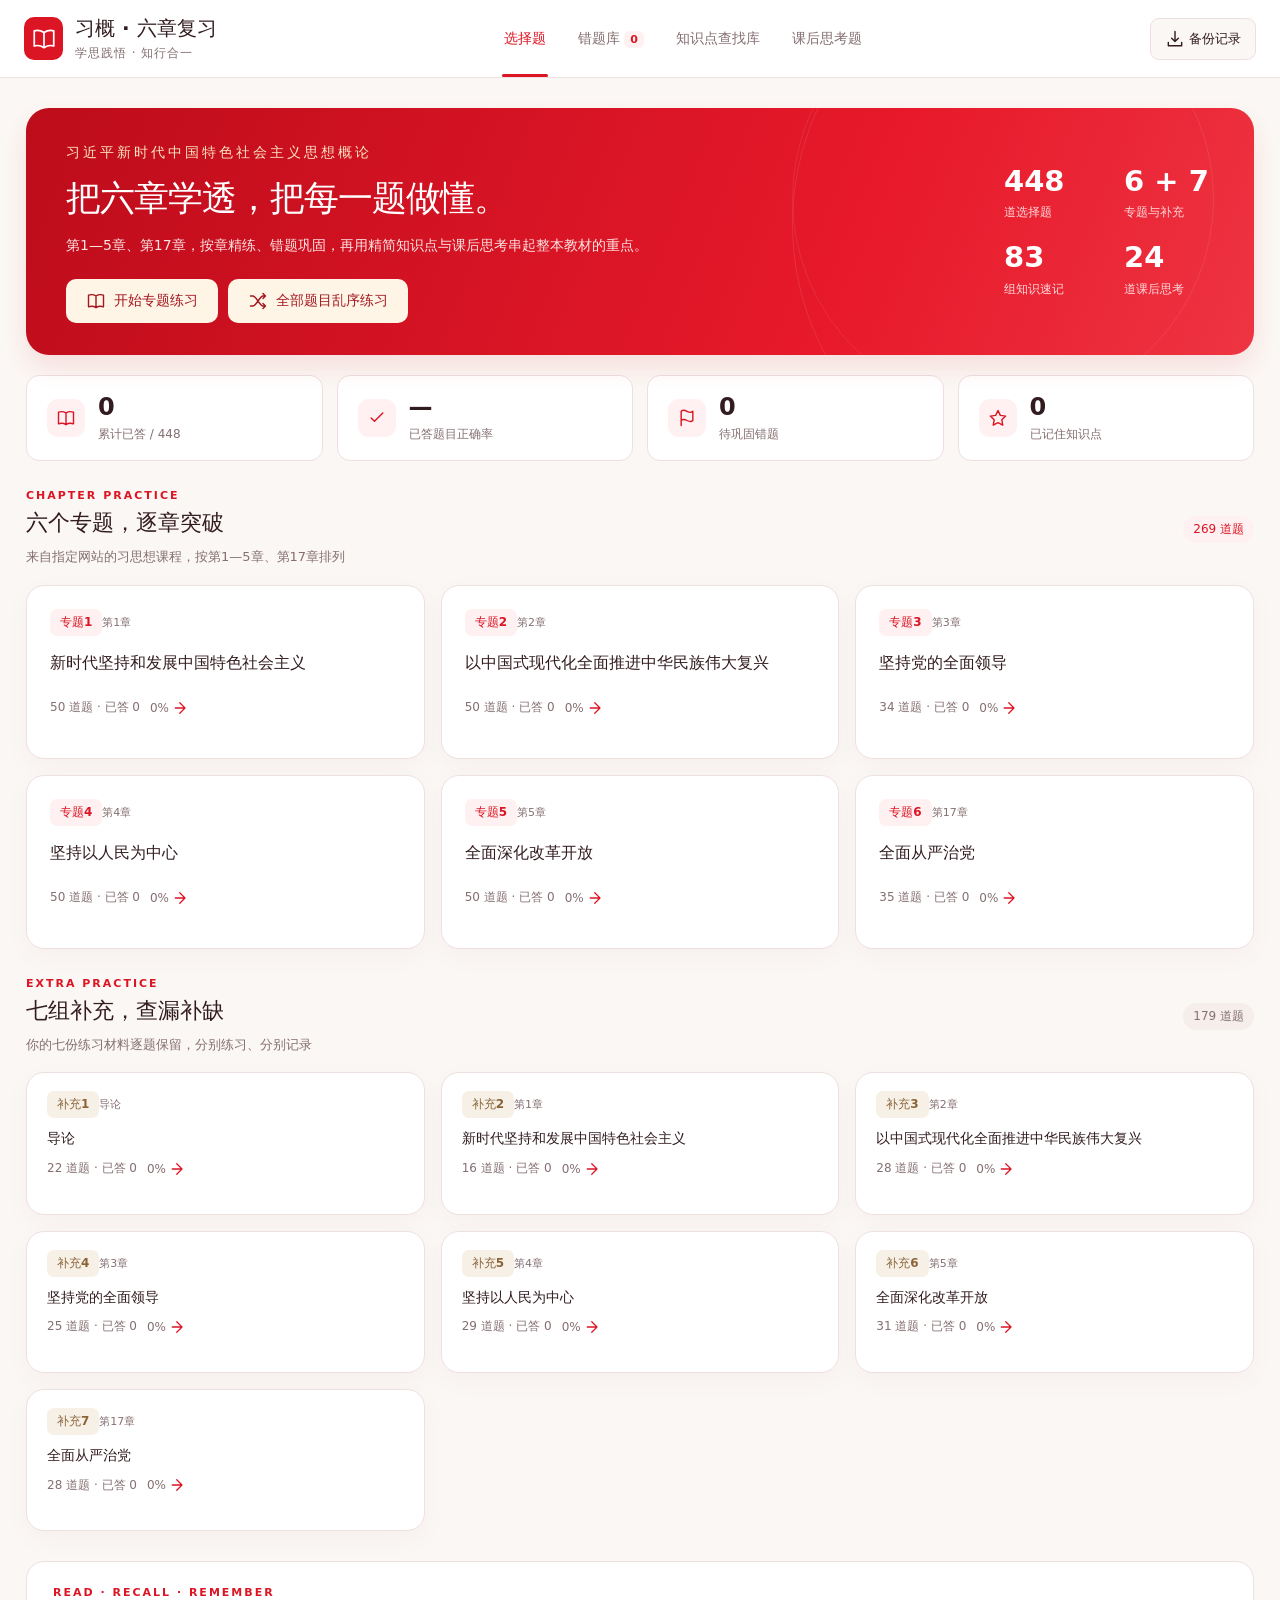
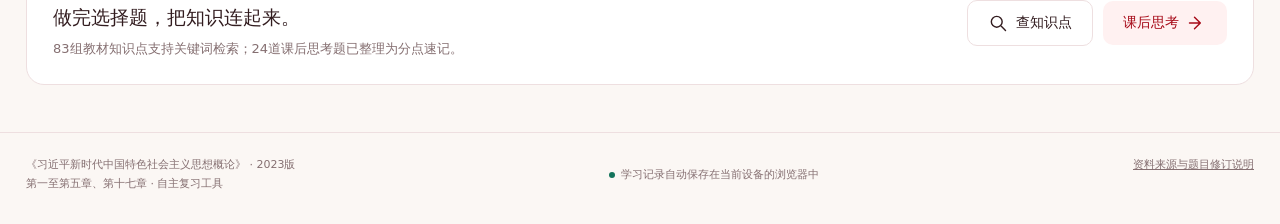
<file: six-chapter/index.html>
<!DOCTYPE html>
<html lang="zh-CN">
<head>
<meta charset="utf-8">
<meta name="viewport" content="width=device-width, initial-scale=1, viewport-fit=cover">
<meta name="theme-color" content="#dc1524">
<meta name="description" content="习概六章复习：第一至第五章、第十七章，六个专题、七组补充、448道选择题，附详细解析、错题专项、乱序练习、知识点检索与24道课后思考题速记。">
<title>习概 · 六章复习 | 章节精练与知识速记</title>
<link rel="icon" type="image/svg+xml" href="data:image/svg+xml,%3Csvg xmlns='http://www.w3.org/2000/svg' viewBox='0 0 80 80'%3E%3Crect width='80' height='80' rx='20' fill='%23dc1524'/%3E%3Ctext x='40' y='56' text-anchor='middle' font-size='48' fill='white' font-family='serif'%3E习%3C/text%3E%3C/svg%3E">
<style>:root{--red:#dc1524;--dark-red:#a60917;--ink:#321c1f;--muted:#856f71;--line:#eedfe0;--bg:#fbf7f4;--light:#fff1f1;--green:#13735b;--gold:#f4d2a0;--shadow:0 8px 28px #65102008;--radius:18px;font-family:Inter,"PingFang SC","Microsoft YaHei",system-ui,sans-serif;color:var(--ink);background:var(--bg);font-synthesis:none}*{box-sizing:border-box}body{margin:0}button,input,select{font:inherit}button,a,input,select{touch-action:manipulation}button{cursor:pointer;color:inherit}button:disabled{cursor:not-allowed;opacity:.45}button:focus-visible,a:focus-visible,input:focus-visible,select:focus-visible,summary:focus-visible{outline:3px solid #aa611a;outline-offset:4px}a{color:var(--dark-red)}button{border:0}button svg{vertical-align:middle}svg{width:20px;height:20px;flex:none}h1,h2,h3,p{margin-top:0}h1{font-size:clamp(28px,4vw,43px);line-height:1.35;letter-spacing:-1px}h2{font-size:23px;line-height:1.5}h3{font-size:17px;line-height:1.6}p,li{line-height:1.8}.muted{color:var(--muted)}.small{font-size:13px}.eyebrow{font-size:12px;letter-spacing:2px;font-weight:700;color:var(--red);margin:0 0 10px}.skip{position:fixed;top:-60px;background:#fff;z-index:100;padding:10px}.skip:focus{top:0}.topbar{height:78px;border-bottom:1px solid var(--line);background:#fff;display:flex;align-items:center;justify-content:space-between;padding:0 max(24px,calc((100vw - 1320px)/2));gap:28px}.brand{display:flex;align-items:center;gap:12px;font-weight:800;text-decoration:none;color:var(--ink);white-space:nowrap;font-size:20px}.brand-mark{background:var(--red);width:39px;height:43px;border-radius:10px;display:grid;place-items:center;color:#fff}.brand-mark svg{width:26px;height:26px}.brand small{font-size:12px;font-weight:400;display:block;color:var(--muted);margin-top:3px;letter-spacing:1px}.topnav{display:flex;align-self:stretch;gap:28px;align-items:stretch}.topnav button{background:transparent;position:relative;white-space:nowrap;font-size:14px;font-weight:600;color:var(--muted);padding:0 2px}.topnav button.active{color:var(--red)}.topnav button.active:after{content:'';position:absolute;height:3px;background:var(--red);bottom:0;left:0;right:0;border-radius:3px}.nav-badge{background:var(--light);color:var(--red);border-radius:6px;padding:2px 6px;font-size:11px;margin-left:4px}.backup{background:var(--bg);border:1px solid var(--line);border-radius:9px;padding:10px 14px;font-size:13px;white-space:nowrap}.wrap{max-width:1320px;padding:30px 26px 12px;margin:auto}.hero{border-radius:23px;padding:32px 40px;background:linear-gradient(112deg,#bd0c1b,#e7192a 67%,#ee3442);color:#fff;display:flex;align-items:center;justify-content:space-between;gap:32px;position:relative;overflow:hidden;box-shadow:0 13px 25px #d31b251b}.hero:before{content:'';position:absolute;right:40px;top:-120px;width:420px;height:420px;border:1px solid #ffffff16;border-radius:50%;pointer-events:none}.hero:after{content:'';position:absolute;right:-90px;top:-160px;width:550px;height:550px;border:1px solid #ffffff19;border-radius:50%;pointer-events:none}.hero .eyebrow{color:#ffe4c5;letter-spacing:3px;margin-bottom:10px}.hero h1{margin-bottom:11px;font-size:35px}.hero p{color:#ffe4e3;margin-bottom:20px;font-size:14px;max-width:660px}.hero .btn{background:#fff5e6;color:#a21820}.hero-copy{position:relative;z-index:1}.hero-side{min-width:210px;position:relative;z-index:1;display:grid;grid-template-columns:1fr 1fr;gap:20px 30px;align-self:center}.hero-stat strong{font-size:29px;display:block;font-weight:750;line-height:1.15}.hero-stat span{font-size:12px;color:#ffd9db;display:block;margin-top:6px}.stats{display:grid;grid-template-columns:repeat(4,1fr);gap:14px;margin:20px 0 28px}.stat{background:#fff;border:1px solid var(--line);border-radius:13px;padding:17px 20px;display:flex;gap:13px;align-items:center}.stat-icon{width:38px;height:38px;border-radius:11px;background:var(--light);color:var(--red);display:grid;place-items:center}.stat strong{font-size:24px;line-height:1.2;display:block}.stat span.label{font-size:12px;display:block;color:var(--muted);margin-top:5px}.section-head{display:flex;justify-content:space-between;align-items:center;gap:12px;margin:28px 0 16px}.section-head h2{margin:0;font-size:22px}.section-head p{font-size:13px;color:var(--muted);margin:6px 0 0}.section-kicker{font-size:11px;color:var(--red);font-weight:700;letter-spacing:2px;display:block;margin-bottom:4px}.section-head .pill{white-space:nowrap}.topic-grid{display:grid;grid-template-columns:repeat(3,1fr);gap:16px}.topic-card{text-align:left;padding:23px;border:1px solid var(--line);border-radius:var(--radius);background:white;box-shadow:var(--shadow);transition:transform .15s,border-color .15s;display:flex;flex-direction:column;min-height:174px}.topic-card:hover{transform:translateY(-3px);border-color:#dc9ca1}.topic-top{display:flex;justify-content:space-between;align-items:center;margin-bottom:14px}.topic-num{font-size:12px;color:var(--red);font-weight:750;background:var(--light);padding:5px 10px;border-radius:7px}.source-label{font-size:11px;color:var(--muted)}.topic-card h3{margin-bottom:14px;flex:1;font-size:16px}.topic-bottom{display:flex;align-items:center;gap:10px;justify-content:space-between;font-size:12px;color:var(--muted)}.topic-bottom svg{color:var(--red);width:18px}.progress{height:4px;border-radius:8px;overflow:hidden;background:#f4eaeb;margin:13px 0 0}.progress>span{height:100%;display:block;background:var(--red);border-radius:8px}.supp-grid .topic-card{padding:18px 20px;min-height:130px}.supp-grid h3{font-size:14px;margin-bottom:9px}.supp-grid .topic-top{margin-bottom:9px}.supp-grid .topic-num{background:#f6f0e7;color:#8a6437}.quick-panel{background:#fff;border:1px solid var(--line);border-radius:var(--radius);padding:24px 26px;display:flex;gap:24px;align-items:center;justify-content:space-between;margin-top:30px}.quick-panel h2{margin-bottom:5px;font-size:19px}.quick-panel p{font-size:13px;color:var(--muted);margin:0}.btn{background:var(--red);color:white;font-size:14px;font-weight:650;border-radius:10px;padding:12px 20px;display:inline-flex;align-items:center;justify-content:center;gap:8px;min-height:44px;text-decoration:none}.btn.secondary{background:#fff;border:1px solid var(--line);color:var(--ink)}.btn.ghost{background:var(--light);color:var(--dark-red)}.btn.tiny{font-size:12px;padding:8px 12px;min-height:36px}.btn:hover{filter:brightness(.97)}.btn-row{display:flex;align-items:center;gap:10px;flex-wrap:wrap}.pill{font-size:12px;background:var(--light);color:var(--red);padding:5px 10px;border-radius:30px;display:inline-flex;align-items:center;gap:6px}.pill.neutral{background:#f5eeea;color:var(--muted)}.page-heading{display:flex;align-items:flex-start;justify-content:space-between;gap:20px;margin:6px 0 24px}.page-heading h1{font-size:29px;margin:0 0 7px}.page-heading p{color:var(--muted);margin:0;font-size:13px}.practice-layout{display:grid;grid-template-columns:242px minmax(0,1fr);gap:24px;align-items:start}.side{position:sticky;top:20px;background:#fff;border:1px solid var(--line);border-radius:16px;padding:19px 13px}.side-title{font-size:11px;letter-spacing:1.5px;color:var(--muted);margin:3px 12px 10px}.side-item{width:100%;background:none;display:flex;align-items:flex-start;gap:11px;text-align:left;padding:12px;border-radius:10px;margin:3px 0}.side-item.active{background:var(--light);color:var(--dark-red)}.side-item>span:first-child{font-size:12px;border:1px solid var(--line);border-radius:7px;padding:2px 6px;min-width:28px;text-align:center}.side-item strong{font-size:12px;display:block;line-height:1.6;font-weight:600}.side-item small{font-size:10px;color:var(--muted);display:block;margin-top:3px}.side-divider{height:1px;background:var(--line);margin:13px 10px}.mobile-topic{display:none}.practice-main{min-width:0}.toolbar{display:flex;align-items:center;justify-content:space-between;gap:12px;margin:0 0 16px;flex-wrap:wrap}.segmented{display:flex;background:#f3eae7;border-radius:10px;padding:4px;gap:3px}.segmented button{background:transparent;font-size:12px;padding:9px 15px;border-radius:7px;color:var(--muted);min-height:36px;white-space:nowrap}.segmented button.active{background:#fff;color:var(--red);box-shadow:0 2px 4px #00000006;font-weight:650}.toolbar-actions{display:flex;gap:8px;align-items:center}.toggle{background:white;border:1px solid var(--line);border-radius:9px;padding:10px 13px;min-height:42px;font-size:12px;display:flex;align-items:center;gap:6px}.toggle.active{border-color:var(--red);color:var(--red);background:var(--light)}.question-card{border:1px solid var(--line);border-radius:20px;background:white;padding:29px 32px;box-shadow:var(--shadow)}.q-top{display:flex;justify-content:space-between;align-items:center;margin-bottom:20px}.q-count{color:var(--muted);font-size:12px}.q-count strong{color:var(--red);font-size:20px;margin-right:3px}.q-stem{font-size:20px;line-height:1.9;font-weight:650;margin:0 0 24px}.q-source{font-size:11px;color:var(--muted);margin:14px 0 0;line-height:1.7}.options{display:grid;gap:12px}.option{border:1px solid var(--line);background:#fff;display:flex;gap:14px;text-align:left;padding:15px 17px;border-radius:12px;align-items:flex-start;font-size:15px;line-height:1.75;min-height:58px;width:100%}.option:hover:not(:disabled){border-color:#df939a;background:#fffafa}.option .letter{font-size:12px;border:1px solid #ddcdd0;border-radius:7px;width:28px;min-width:28px;height:28px;display:grid;place-items:center;line-height:1;margin-top:1px;font-weight:650}.option.selected{border-color:var(--red);background:var(--light)}.option.selected .letter{background:var(--red);color:#fff;border-color:var(--red)}.option:disabled{opacity:1;cursor:default}.option.correct{border-color:#97c8b9;background:#eff9f5}.option.correct .letter{background:var(--green);color:#fff;border-color:var(--green)}.option.wrong{border-color:#e8a0a6;background:#fff0f0}.option.wrong .letter{background:var(--red);color:white;border-color:var(--red)}.q-actions{display:flex;align-items:center;justify-content:space-between;gap:12px;margin-top:25px}.q-hint{font-size:12px;color:var(--muted);margin:15px 0 0}.feedback{margin-top:26px;border:1px solid #d0e6de;border-radius:14px;overflow:hidden;animation:fade .2s ease}.feedback.incorrect{border-color:#f1c5c9}.feedback-top{background:#f1f9f5;padding:14px 19px;display:flex;align-items:center;justify-content:space-between;gap:10px;font-size:14px;color:var(--green)}.incorrect .feedback-top{background:#fff1f2;color:var(--dark-red)}.feedback-body{padding:18px 21px}.feedback-body h3{font-size:13px;color:var(--red);margin:0 0 7px}.feedback-body p{font-size:14px;margin:0 0 14px;line-height:1.9}.feedback-body p:last-child{margin-bottom:0}.tip{padding:12px 15px;border-radius:9px;background:#faf6ef;font-size:13px!important;color:#805a2a}.source-note{font-size:12px!important;color:#8a6267;background:#fff7f1;border-left:3px solid #e2b07b;padding:11px 14px}.palette-card{padding:23px 25px;background:#fff;border:1px solid var(--line);border-radius:16px;margin-top:18px}.palette-heading{display:flex;align-items:center;justify-content:space-between;font-size:12px;color:var(--muted);margin-bottom:14px}.palette-heading strong{font-size:14px;color:var(--ink)}.palette{display:flex;flex-wrap:wrap;gap:8px}.palette button{width:34px;height:34px;border-radius:8px;font-size:11px;background:#faf6f4;border:1px solid #eee1df;color:var(--muted)}.palette button.correct{background:#edf7f1;border-color:#b7d7ca;color:var(--green)}.palette button.wrong{background:#fff0f0;border-color:#efc7ca;color:var(--dark-red)}.palette button.current{outline:2px solid var(--red);outline-offset:2px}.legend{display:flex;gap:14px;font-size:10px;margin-top:15px;color:var(--muted)}.legend i{width:7px;height:7px;background:#d9cdcc;display:inline-block;margin-right:4px;border-radius:50%}.legend i.correct{background:var(--green)}.legend i.wrong{background:var(--red)}.search-bar{display:flex;align-items:center;gap:10px;border:1px solid var(--line);background:white;border-radius:11px;padding:0 15px;min-height:49px;flex:1}.search-bar svg{color:var(--muted);width:18px}.search-bar input{border:none;outline:none;background:transparent;width:100%;padding:13px 0;font-size:14px;min-width:0}.search-bar input:focus-visible{outline:none}.search-bar:focus-within{outline:2px solid var(--red);outline-offset:2px}.filters{display:flex;gap:12px;align-items:center;flex-wrap:wrap;margin-bottom:16px}.filters select{padding:12px;background:white;border:1px solid var(--line);border-radius:10px;font-size:13px;max-width:220px;min-height:46px}.filter-chips{display:flex;gap:8px;flex-wrap:wrap;margin:12px 0 24px}.chip{border:1px solid var(--line);background:#fff;border-radius:30px;padding:8px 12px;font-size:12px;min-height:34px}.chip.active{background:var(--red);border-color:var(--red);color:white}.study-grid{display:grid;grid-template-columns:repeat(3,minmax(0,1fr));gap:16px}.note-card{background:white;border:1px solid var(--line);border-radius:16px;padding:22px;display:flex;flex-direction:column}.note-card .eyebrow{font-size:10px;margin-bottom:8px;letter-spacing:1px}.note-card h3{font-size:16px;margin:0 0 12px}.note-card ul{margin:0 0 17px;padding-left:19px;flex:1}.note-card li{font-size:13px;margin-bottom:5px;line-height:1.8}.note-tip{color:#946a35;background:#faf5eb;border-radius:8px;font-size:12px;padding:10px 12px;margin:0 0 14px;line-height:1.8}.note-footer{display:flex;align-items:center;justify-content:space-between;gap:8px;margin-top:auto}.note-footer span{font-size:10px;color:var(--muted)}.learn-btn{background:none;border:1px solid var(--line);padding:7px 10px;border-radius:8px;color:var(--muted);font-size:11px;white-space:nowrap;min-height:34px}.learn-btn.learned{color:var(--green);border-color:#b3d6c9;background:#f0f8f4}.thought-list{display:grid;gap:16px}.thought-card{border:1px solid var(--line);border-radius:16px;background:white;padding:24px 27px}.thought-card summary{display:flex;align-items:flex-start;gap:14px;cursor:pointer;list-style:none;font-size:17px;font-weight:650;line-height:1.8}.thought-card summary::-webkit-details-marker{display:none}.thought-no{width:32px;height:32px;min-width:32px;border-radius:9px;background:var(--light);color:var(--red);font-size:12px;display:grid;place-items:center;line-height:1}.thought-card summary svg{margin-left:auto;margin-top:5px;color:var(--red)}.thought-card[open] summary svg{transform:rotate(180deg)}.thought-answer{margin:20px 0 0 46px;padding-top:17px;border-top:1px solid var(--line)}.thought-answer ol{padding-left:23px;font-size:14px;margin:0 0 18px}.thought-answer li{padding-left:3px;margin:5px 0}.thought-answer h3{font-size:13px;color:var(--red)}.thought-card .note-footer{margin-top:18px}.wrong-list{display:grid;gap:14px}.wrong-card{border:1px solid var(--line);background:white;border-radius:15px;padding:22px 25px;display:flex;gap:22px;align-items:center;justify-content:space-between}.wrong-card h3{font-size:15px;margin:11px 0 7px}.wrong-card p{font-size:11px;color:var(--muted);margin:0}.wrong-card .pill{font-size:10px}.wrong-card .btn-row{flex:none}.mastered-tag{color:var(--green);background:#eaf7f1}.empty{text-align:center;padding:65px 20px;border:1px dashed #e5cdd0;border-radius:18px;background:#fff}.empty svg{width:40px;height:40px;color:var(--red);margin-bottom:14px}.empty h2{font-size:21px;margin-bottom:8px}.empty p{font-size:14px;color:var(--muted)}.complete{text-align:center;padding:25px 10px}.complete .score{font-size:56px;line-height:1.2;color:var(--red);font-weight:800;margin:22px 0 12px}.complete .score small{font-size:17px}.complete .btn-row{justify-content:center;margin-top:24px}.footer{max-width:1320px;margin:35px auto 0;padding:23px 26px 30px;display:flex;justify-content:space-between;gap:18px;border-top:1px solid var(--line);font-size:11px;color:var(--muted);line-height:1.7}.footer button{color:var(--muted);background:none;font-size:11px;padding:0;text-decoration:underline}.storage{display:flex;align-items:center;gap:6px}.storage i{width:6px;height:6px;min-width:6px;background:var(--green);border-radius:50%}.toast{position:fixed;bottom:28px;left:50%;transform:translateX(-50%);max-width:90vw;padding:13px 20px;border-radius:12px;background:#391c21;color:#fff;font-size:13px;box-shadow:0 8px 25px #0002;z-index:200}.dialog{border:1px solid var(--line);border-radius:20px;padding:28px;max-width:620px;width:calc(100% - 32px);color:var(--ink);max-height:85vh;overflow:auto;box-shadow:0 24px 90px #4e08152b}.dialog::backdrop{background:#29121666;backdrop-filter:blur(3px)}.dialog h2{font-size:22px}.dialog p,.dialog li{font-size:13px;line-height:1.9}.dialog .close{float:right;background:var(--light);border-radius:50%;padding:8px;display:grid;place-items:center}.dialog .callout{padding:14px 17px;background:var(--bg);border-radius:12px;font-size:13px}.link-row{border-top:1px solid var(--line);margin-top:20px;padding-top:15px}.link-row a{display:block;margin-top:8px;font-size:12px}.in-practice-library{margin-top:26px}.in-practice-library .search-bar{min-width:220px}.in-practice-library h2{font-size:17px}.back-link{background:none;color:var(--red);padding:0;display:flex;align-items:center;gap:7px;font-size:12px;margin:0 0 18px;min-height:28px}.storage-alert{background:#fff1db;color:#815014;padding:12px 20px;font-size:12px;text-align:center}.result-meta{font-size:12px;color:var(--muted);margin:0 0 20px}.file-input{display:none}.dialog .btn-row{margin-top:20px}.q-stem,.option,.thought-card summary,.note-card,.wrong-card h3{overflow-wrap:anywhere}.thought-source{margin:0 0 12px;font-size:11px;color:var(--muted)}.mobile-only{display:none}@keyframes fade{from{opacity:.25;transform:translateY(5px)}to{opacity:1;transform:translateY(0)}}@media(min-width:1600px){.wrap{padding-top:36px}.hero{padding-top:39px;padding-bottom:39px}}
@media(max-width:1100px){.topbar{padding:0 22px;gap:20px}.topnav{gap:20px}.brand{font-size:18px}.topbar .backup{font-size:0;padding:10px}.topbar .backup svg{width:18px}.practice-layout{grid-template-columns:215px minmax(0,1fr);gap:18px}.question-card{padding:25px}.study-grid{grid-template-columns:repeat(2,minmax(0,1fr))}.hero h1{font-size:31px}.topic-card{padding:20px}.q-stem{font-size:18px}}
@media(max-width:760px){.topbar{height:auto;min-height:70px;padding:14px 18px 0;flex-wrap:wrap;gap:8px 12px}.brand{font-size:18px;flex:1}.brand-mark{width:34px;height:37px;border-radius:9px}.brand small{font-size:9px;letter-spacing:0}.topbar .backup{margin:0}.topnav{order:3;width:100%;display:flex;justify-content:space-between;gap:5px;height:48px;flex:none}.topnav button{font-size:12px;padding:0 3px}.nav-badge{font-size:9px;padding:2px 4px}.wrap{padding:22px 16px 8px}.hero{padding:26px 25px;border-radius:17px;display:block}.hero .eyebrow{font-size:10px;letter-spacing:2px}.hero h1{font-size:29px;letter-spacing:-.5px}.hero p{font-size:12px;margin-bottom:17px;line-height:1.8}.hero-side{display:none}.hero .btn{font-size:12px;padding:10px 15px;min-height:40px}.stats{grid-template-columns:repeat(2,1fr);gap:10px;margin:15px 0 25px}.stat{padding:13px 15px;gap:10px;border-radius:11px}.stat strong{font-size:21px}.stat-icon{width:33px;height:33px}.stat span.label{font-size:10px}.section-head{margin-top:25px;align-items:flex-start}.section-head h2{font-size:19px}.section-head p{font-size:11px;line-height:1.7;max-width:255px}.section-head .pill{font-size:10px;padding:5px 8px}.topic-grid{grid-template-columns:repeat(2,minmax(0,1fr));gap:11px}.topic-card{padding:16px;min-height:175px;border-radius:13px}.topic-card h3{font-size:13px;margin-bottom:12px;line-height:1.8}.topic-top{margin-bottom:12px}.topic-num{font-size:10px;padding:4px 7px}.source-label{font-size:9px}.topic-bottom{font-size:10px;gap:5px}.supp-grid .topic-card{padding:15px;min-height:149px}.supp-grid h3{font-size:12px}.quick-panel{display:block;padding:21px;margin-top:25px;border-radius:14px}.quick-panel h2{font-size:17px}.quick-panel p{font-size:11px;margin-bottom:15px}.quick-panel .btn-row{margin-top:15px}.practice-layout{display:block}.side{display:none}.mobile-topic{display:block;margin-bottom:18px}.mobile-topic select{width:100%;padding:12px;background:#fff;border:1px solid var(--line);border-radius:10px;font-size:13px}.page-heading{margin:3px 0 19px;gap:12px}.page-heading h1{font-size:23px;line-height:1.6}.page-heading p{font-size:11px}.page-heading>.btn{font-size:11px;padding:9px 12px;min-height:37px}.question-card{padding:21px 18px;border-radius:15px}.q-stem{font-size:17px;line-height:1.9;margin-bottom:21px}.option{padding:12px 13px;gap:12px;font-size:13px;line-height:1.85;min-height:55px}.option .letter{width:26px;min-width:26px;height:26px;font-size:11px}.options{gap:10px}.toolbar{gap:12px}.segmented{padding:3px}.segmented button{font-size:11px;padding:8px 12px;min-height:33px}.toolbar-actions{gap:6px}.toggle{font-size:11px;padding:9px 10px;min-height:39px}.toggle svg{width:16px}.q-top{margin-bottom:17px}.q-actions{margin-top:22px}.q-actions .btn{font-size:12px;padding:11px 14px;min-height:42px}.feedback-top{padding:13px 15px;font-size:12px;align-items:flex-start}.feedback-body{padding:17px 15px}.feedback-body p{font-size:13px}.palette-card{padding:20px 18px;border-radius:14px}.palette{gap:8px}.palette button{width:32px;height:32px}.in-practice-library .search-bar{min-width:0;margin-top:15px}.study-grid{grid-template-columns:1fr}.note-card{padding:21px}.note-card h3{font-size:16px}.note-card li{font-size:13px}.filters{gap:10px}.filters .search-bar{flex-basis:100%}.filters select{max-width:none;flex:1;min-width:0;font-size:12px;padding:11px 9px}.filters .btn{font-size:11px;padding:10px 13px}.filter-chips{gap:7px;margin-bottom:20px}.chip{font-size:11px;padding:7px 10px}.thought-card{padding:20px 17px}.thought-card summary{font-size:15px;gap:11px}.thought-answer{margin-left:0;padding-top:17px}.thought-answer ol{font-size:13px}.wrong-card{padding:19px;display:block}.wrong-card h3{font-size:14px}.wrong-card .btn-row{margin-top:16px}.wrong-card .btn{font-size:11px}.wrong-card p{font-size:10px}.footer{margin-top:27px;padding:21px 18px;display:block;font-size:10px}.footer>div+div{margin-top:9px}.storage{font-size:10px}.dialog{padding:23px}.dialog h2{font-size:20px}.back-link{font-size:11px;margin-bottom:13px}.mobile-only{display:block}}
@media(prefers-reduced-motion:reduce){*{animation:none!important;transition:none!important;scroll-behavior:auto!important}}@media print{.topbar,.side,.toolbar,.q-actions,.footer,.btn,.backup,.learn-btn{display:none!important}.wrap{padding:0}.study-grid{grid-template-columns:repeat(2,1fr)}.note-card,.thought-card{break-inside:avoid}.thought-card:not([open]) .thought-answer{display:block}body{background:white}}
</style>
</head>
<body>
<a class="skip" href="#main">跳到主要内容</a>
<div id="storageAlert" class="storage-alert" hidden></div>
<header class="topbar">
<a class="brand" href="#home" aria-label="习概六章复习首页"><span class="brand-mark"><svg viewBox="0 0 24 24" fill="none" aria-hidden="true"><path d="M12 6C9 4 6 3.5 3 4.5v14c3-1 6-.5 9 1.5 3-2 6-2.5 9-1.5v-14c-3-1-6-.5-9 1.5Z" stroke="currentColor" stroke-width="1.6" stroke-linejoin="round"/><path d="M12 6v14" stroke="currentColor" stroke-width="1.6"/></svg></span><span>习概 · 六章复习<small>学思践悟 · 知行合一</small></span></a>
<nav class="topnav" aria-label="主要功能" id="mainNav"></nav>
<button class="backup" data-action="backup" aria-label="备份与恢复学习记录"><svg viewBox="0 0 24 24" fill="none" aria-hidden="true"><path d="M12 3v12m-4-4 4 4 4-4M4 16v4h16v-4" stroke="currentColor" stroke-width="1.7" stroke-linecap="round" stroke-linejoin="round"/></svg> 备份记录</button>
</header>
<main id="main" class="wrap" tabindex="-1"></main>
<footer class="footer"><div>《习近平新时代中国特色社会主义思想概论》 · 2023版<br>第一至第五章、第十七章 · 自主复习工具</div><div class="storage"><i></i><span id="storageText">学习记录自动保存在当前设备的浏览器中</span></div><div><button data-action="about">资料来源与题目修订说明</button></div></footer>
<dialog class="dialog" id="modal"></dialog><input type="file" id="importFile" accept="application/json,.json" class="file-input">
<div id="toast" role="status" aria-live="polite" hidden></div>
<script id="study-data" type="application/json">{"version":1,"topics":[{"id":"topic-1","label":"专题1","chapter":1,"title":"新时代坚持和发展中国特色社会主义","kind":"main","source":"maogai.szhopc.cn · 习思想课程","questions":[{"id":"xx-ch1-single-01","type":"single","number":1,"originalNumber":"1","stem":"中国特色社会主义进入新时代，我国社会主要矛盾已经转化为：（ ）。","options":["人民日益增长的物质文化需要同落后的社会生产之间的矛盾","人民日益增长的美好生活需要和不平衡不充分的发展之间的矛盾","生产关系和生产力、上层建筑和经济基础之间的矛盾","人民群众对美好生活的向往与各种风险挑战之间的矛盾"],"answer":["B"],"explanation":{"reason":"党的十九大报告将新时代我国社会主要矛盾概括为人民日益增长的美好生活需要和不平衡不充分的发展之间的矛盾，即B项。A项是此前对社会主要矛盾的表述，侧重物质文化需要与落后社会生产；C项讲的是生产关系与生产力、上层建筑与经济基础的社会基本矛盾，并非本题所问的社会主要矛盾；D项涉及发展中的风险挑战，但不是社会主要矛盾的规范表述。教材对应「新时代我国社会主要矛盾」。"},"note":"","origin":"原网站习思想题库 · 第1章","topicId":"topic-1"},{"id":"xx-ch1-single-02","type":"single","number":2,"originalNumber":"2","stem":"坚持和发展中国特色社会主义，总任务是：（ ）。","options":["全面建成小康社会","实现社会主义现代化和中华民族伟大复兴","全面深化改革","全面依法治国"],"answer":["B"],"explanation":{"reason":"坚持和发展中国特色社会主义的总任务是实现社会主义现代化和中华民族伟大复兴，B项概括了现代化建设与民族复兴的总体目标。A项全面建成小康社会是已经实现的阶段性奋斗目标，不等于长期总任务；C项全面深化改革是推进事业发展的重要动力；D项全面依法治国是国家治理的重要战略举措。后二者都服务于总任务，而不取代总任务。教材对应「新时代坚持和发展中国特色社会主义的总任务」。"},"note":"","origin":"原网站习思想题库 · 第1章","topicId":"topic-1"},{"id":"xx-ch1-single-03","type":"single","number":3,"originalNumber":"3","stem":"中国特色社会主义最本质的特征是：（ ）。","options":["人民民主专政","中国共产党领导","以经济建设为中心","改革开放"],"answer":["B"],"explanation":{"reason":"中国共产党领导是中国特色社会主义最本质的特征，也是中国特色社会主义制度的最大优势，故选B。A项人民民主专政强调我国的国体和国家政权性质，不是此处所问的最本质特征；C项以经济建设为中心是社会主义初级阶段基本路线的中心内容；D项改革开放是决定当代中国命运的关键一招。后三者具有重要地位，但归属层级与党的领导不同。教材对应「中国特色社会主义最本质的特征」。"},"note":"","origin":"原网站习思想题库 · 第1章","topicId":"topic-1"},{"id":"xx-ch1-single-04","type":"single","number":4,"originalNumber":"4","stem":"“四个全面”战略布局中，具有突破性和先导性的关键环节是：（ ）。","options":["全面建成小康社会","全面深化改革","全面依法治国","全面从严治党"],"answer":["B"],"explanation":{"reason":"全面深化改革着力破除影响发展的体制机制障碍，在“四个全面”战略布局中具有突破性和先导性作用，因此选B。A项全面建成小康社会属于“四个全面”早期表述中的战略目标，后来战略目标调整为全面建设社会主义现代化国家；C项全面依法治国为改革发展提供法治保障；D项全面从严治党提供政治保证。它们与改革相互支撑，但不承担题干强调的改革先导功能。教材对应「四个全面战略布局及全面深化改革」。"},"note":"","origin":"原网站习思想题库 · 第1章","topicId":"topic-1"},{"id":"xx-ch1-single-05","type":"single","number":5,"originalNumber":"5","stem":"“五位一体”总体布局中，起基础性作用的是（ ）。","options":["经济建设","政治建设","文化建设","社会建设"],"answer":["A"],"explanation":{"reason":"经济建设为政治、文化、社会和生态文明建设提供物质条件。“五位一体”强调五个领域相互联系、协同推进，不能因经济建设的基础作用而忽视其他建设。"},"note":"原网站此题解析为空，已补充。","origin":"原网站习思想题库 · 第1章","topicId":"topic-1"},{"id":"xx-ch1-single-06","type":"single","number":6,"originalNumber":"6","stem":"新时代坚持和发展中国特色社会主义的基本方略，党的十九大报告将其概括为（ ）。","options":["“八个明确”","“十四个坚持”","“五位一体”","“四个全面”"],"answer":["B"],"explanation":{"reason":"党的十九大报告把新时代坚持和发展中国特色社会主义的基本方略概括为“十四个坚持”，故选B。A项“八个明确”是十九大报告对新时代中国特色社会主义思想重要内容的概括，着重回答理论认识方面的问题，不是基本方略的名称；C项“五位一体”是中国特色社会主义事业的总体布局；D项“四个全面”是战略布局。基本方略与总体布局、战略布局相关，但不能相互替代。教材对应「十四个坚持的基本方略」。"},"note":"","origin":"原网站习思想题库 · 第1章","topicId":"topic-1"},{"id":"xx-ch1-single-07","type":"single","number":7,"originalNumber":"7","stem":"中国特色社会主义进入新时代，我国发展仍处于（ ）。","options":["重要战略机遇期","矛盾凸显期","改革攻坚期","风险多发期"],"answer":["A"],"explanation":{"reason":"新时代我国发展仍处于可以大有作为的重要战略机遇期，A项是对发展所处战略环境的总体判断。B项矛盾凸显、C项改革攻坚和D项风险多发分别反映发展过程中可能面临的矛盾、改革难题与风险特征，具有现实针对性，却不是题干所问的总体战略机遇判断。机遇与挑战并存并不意味着重要战略机遇期这一判断被其他阶段性描述替代。教材对应「新时代我国发展的战略机遇与挑战」。"},"note":"","origin":"原网站习思想题库 · 第1章","topicId":"topic-1"},{"id":"xx-ch1-single-08","type":"single","number":8,"originalNumber":"8","stem":"决定当代中国命运的关键一招，也是决定实现“两个一百年”奋斗目标、实现中华民族伟大复兴的关键一招是（ ）。","options":["党的领导","改革开放","科技创新","依法治国"],"answer":["B"],"explanation":{"reason":"改革开放是决定当代中国命运的关键一招，也是推进现代化建设和实现中华民族伟大复兴的关键一招，所以选B。A项党的领导是中国特色社会主义的最本质特征和根本政治保证，不是题干所用“关键一招”的特定指向；C项科技创新是推动高质量发展的重要动力；D项依法治国是党领导人民治理国家的基本方略。后三项的重要性并不改变这一论断对改革开放的专门定位。教材对应「改革开放的历史地位」。"},"note":"","origin":"原网站习思想题库 · 第1章","topicId":"topic-1"},{"id":"xx-ch1-single-09","type":"single","number":9,"originalNumber":"9","stem":"中国特色社会主义道路、理论、制度、文化，四者之间的关系是（ ）。","options":["相互独立、互不干涉","统一于中国特色社会主义伟大实践","理论决定道路，制度决定文化","文化是基础，制度是保障"],"answer":["B"],"explanation":{"reason":"中国特色社会主义道路、理论、制度、文化相互联系、相互促进，统一于中国特色社会主义伟大实践，因此选B。A项将四者割裂为互不干涉的部分，忽视了实践中的有机联系；C项把理论与道路、制度与文化解释成单向决定关系，过度简化了相互作用；D项虽然提到文化和制度的重要性，但用“文化是基础、制度是保障”来概括四者整体关系，既不完整也未回答统一于何处。教材对应「中国特色社会主义道路理论制度文化的统一」。"},"note":"","origin":"原网站习思想题库 · 第1章","topicId":"topic-1"},{"id":"xx-ch1-single-10","type":"single","number":10,"originalNumber":"10","stem":"新时代坚持和发展中国特色社会主义，必须坚持和完善的社会主义基本经济制度是（ ）。","options":["公有制为主体、多种所有制经济共同发展","按劳分配为主体、多种分配方式并存","社会主义市场经济体制","以上都是"],"answer":["D"],"explanation":{"reason":"社会主义基本经济制度包括公有制为主体、多种所有制经济共同发展，按劳分配为主体、多种分配方式并存，以及社会主义市场经济体制，三项均属于其内容，因此选D。A项规定所有制结构，B项规定分配制度，C项规定资源配置与经济运行的体制安排；三者各有侧重、共同构成完整的基本经济制度，不能只选择其中一项来替代全部。教材对应「社会主义基本经济制度」。"},"note":"","origin":"原网站习思想题库 · 第1章","topicId":"topic-1"},{"id":"xx-ch1-single-11","type":"single","number":11,"originalNumber":"11","stem":"以下关于“新时代”的理解，正确的是（ ）。","options":["新时代意味着我国已经跨越了社会主义初级阶段","新时代是全体中华儿女勠力同心、奋力实现中华民族伟大复兴中国梦的时代","新时代的主要任务是解决人民日益增长的物质文化需要","新时代意味着我国社会主要矛盾已经消失"],"answer":["B"],"explanation":{"reason":"新时代是全体中华儿女勠力同心、奋力实现中华民族伟大复兴中国梦的时代，B项符合党的十九大报告关于新时代内涵的表述。A项把进入新时代等同于跨越社会主义初级阶段，违背基本国情没有改变的判断；C项仍沿用此前以物质文化需要为重点的矛盾表述，不能概括新时代的全面任务；D项把社会主要矛盾的转化说成矛盾消失，混淆了矛盾变化与矛盾消除。教材对应「中国特色社会主义新时代的科学内涵」。"},"note":"","origin":"原网站习思想题库 · 第1章","topicId":"topic-1"},{"id":"xx-ch1-single-12","type":"single","number":12,"originalNumber":"12","stem":"“中国特色社会主义进入新时代，我国社会主要矛盾发生了变化，但这并没有改变我们对我国社会主义所处历史阶段的判断。”这一论断体现了（ ）。","options":["矛盾的普遍性与特殊性辩证关系原理","事物发展的渐进性与飞跃性统一","主要矛盾与次要矛盾在一定条件下相互转化","事物性质是由主要矛盾的主要方面决定的"],"answer":["A"],"explanation":{"reason":"新时代我国社会主要矛盾的具体内容发生变化，而我国长期处于社会主义初级阶段的基本国情没有变，体现了在把握共同的历史阶段规定性时分析不同阶段的具体特征，故选A。B项渐进性与飞跃性主要讨论发展变化的形式，并非这句话着重辨明的关系；C项涉及主要矛盾和次要矛盾的相互转化，题干没有比较两类矛盾；D项强调决定事物性质的矛盾主要方面，题干也未涉及其变化。教材对应「社会主要矛盾变化与基本国情不变的辩证关系」。"},"note":"","origin":"原网站习思想题库 · 第1章","topicId":"topic-1"},{"id":"xx-ch1-single-13","type":"single","number":13,"originalNumber":"13","stem":"党的二十大报告指出，新时代十年的伟大变革，在党史、新中国史、改革开放史、社会主义发展史、中华民族发展史上具有里程碑意义。其中，“我们经历了对党和人民事业具有重大现实意义和深远历史意义的三件大事”不包括（ ）。","options":["迎来中国共产党成立一百周年","中国特色社会主义进入新时代","完成脱贫攻坚、全面建成小康社会的历史任务，实现第一个百年奋斗目标","实现中华民族伟大复兴进入了不可逆转的历史进程"],"answer":["D"],"explanation":{"reason":"党的二十大报告概括的三件大事是迎来中国共产党成立一百周年、中国特色社会主义进入新时代，以及完成脱贫攻坚和全面建成小康社会的历史任务、实现第一个百年奋斗目标，分别对应A、B、C。D项中华民族伟大复兴进入不可逆转的历史进程，是对新时代历史性成就及其意义的判断，不是三件大事的列举项目。因此，按题干“不包括”的要求应选D。教材对应「新时代十年的三件大事」。"},"note":"","origin":"原网站习思想题库 · 第1章","topicId":"topic-1"},{"id":"xx-ch1-single-14","type":"single","number":14,"originalNumber":"14","stem":"“两个确立”的决定性意义在于，它是党在新时代取得的重大政治成果，是推动党和国家事业取得历史性成就、发生历史性变革的决定性因素。“两个确立”是指（ ）。","options":["确立习近平同志党中央的核心、全党的核心地位，确立习近平新时代中国特色社会主义思想的指导地位","确立全面建成小康社会目标，确立全面深化改革总目标","确立党在新时代的强军目标，确立构建人类命运共同体理念","确立“五位一体”总体布局，确立“四个全面”战略布局"],"answer":["A"],"explanation":{"reason":"“两个确立”指确立习近平同志党中央的核心、全党的核心地位，确立习近平新时代中国特色社会主义思想的指导地位，A项完整对应这两个方面。B项将全面建成小康社会的奋斗目标与全面深化改革总目标并列，属于具体战略目标；C项说的是强军目标与外交理念；D项说的是“五位一体”总体布局和“四个全面”战略布局。这些内容虽与新时代事业发展相关，却都不是“两个确立”的定义。教材对应「两个确立的基本内涵与意义」。"},"note":"","origin":"原网站习思想题库 · 第1章","topicId":"topic-1"},{"id":"xx-ch1-single-15","type":"single","number":15,"originalNumber":"15","stem":"党的二十大报告强调，中国式现代化是中国共产党领导的社会主义现代化。以下关于中国式现代化的特征，表述错误的是（ ）。","options":["人口规模巨大的现代化","全体人民共同富裕的现代化","物质文明和精神文明相协调的现代化","走殖民扩张道路的现代化"],"answer":["D"],"explanation":{"reason":"中国式现代化具有五个鲜明特征，包括人口规模巨大、全体人民共同富裕、物质文明和精神文明相协调、人与自然和谐共生、走和平发展道路。A项、B项、C项分别是前三个特征，均属于正确表述；D项“走殖民扩张道路”与走和平发展道路的特征相反，殖民扩张也不是中国式现代化的发展路径。题干要求选出表述错误的一项，因此选D。教材对应「中国式现代化的中国特色」。"},"note":"","origin":"原网站习思想题库 · 第1章","topicId":"topic-1"},{"id":"xx-ch1-single-16","type":"single","number":16,"originalNumber":"16","stem":"坚持和发展中国特色社会主义，必须一以贯之。这里的“一以贯之”强调的是（ ）。","options":["坚持党的基本路线不动摇","坚持改革开放不动摇","坚持走中国特色社会主义道路不动摇","以上都是"],"answer":["D"],"explanation":{"reason":"一以贯之坚持和发展中国特色社会主义，需要坚定正确政治方向，长期坚持党的基本路线，并在改革开放中不断发展中国特色社会主义。A项强调基本路线的根本遵循，B项强调以改革开放保持事业发展的生机活力，C项明确坚持中国特色社会主义道路的方向；三项分别从路线、动力和道路说明持续推进事业的要求。D项“以上都是”将A、B、C一并纳入，因而应选D。教材对应「一以贯之坚持和发展中国特色社会主义」。"},"note":"","origin":"原网站习思想题库 · 第1章","topicId":"topic-1"},{"id":"xx-ch1-single-17","type":"single","number":17,"originalNumber":"17","stem":"新时代坚持和发展中国特色社会主义，必须统筹推进“五位一体”总体布局。其中，政治建设的核心目标是（ ）。","options":["建设社会主义文化强国","发展社会主义民主政治","提高保障和改善民生水平","建设美丽中国"],"answer":["B"],"explanation":{"reason":"在“五位一体”总体布局中，政治建设着重发展社会主义民主政治，坚持党的领导、人民当家作主、依法治国有机统一，故选B。A项建设社会主义文化强国属于文化建设的目标，着重增强文化软实力；C项提高保障和改善民生水平属于社会建设的重要任务；D项建设美丽中国属于生态文明建设的目标。各项都属于总体布局，但只有B直接对应政治建设。教材对应「五位一体总体布局中的政治建设」。"},"note":"","origin":"原网站习思想题库 · 第1章","topicId":"topic-1"},{"id":"xx-ch1-single-18","type":"single","number":18,"originalNumber":"18","stem":"协调推进“四个全面”战略布局，必须把“全面从严治党”作为（ ）。","options":["战略目标","根本保证","动力源泉","法治保障"],"answer":["B"],"explanation":{"reason":"全面从严治党是协调推进“四个全面”战略布局的根本保证，旨在坚持和加强党的全面领导、保持党的先进性和纯洁性，故选B。A项战略目标在现行布局中对应全面建设社会主义现代化国家；C项动力作用主要对应全面深化改革，不是全面从严治党的功能定位；D项法治保障对应全面依法治国。各项在布局中各司其职，不能混淆战略目标、发展动力、法治支撑与政治保证。教材对应「四个全面战略布局中全面从严治党的地位」。"},"note":"","origin":"原网站习思想题库 · 第1章","topicId":"topic-1"},{"id":"xx-ch1-single-19","type":"single","number":19,"originalNumber":"19","stem":"以下关于“新时代伟大变革的里程碑意义”的表述，不正确的是（ ）。","options":["意味着近代以来久经磨难的中华民族迎来了从站起来、富起来到强起来的伟大飞跃","意味着科学社会主义在二十一世纪的中国焕发出强大生机活力","意味着中国特色社会主义道路、理论、制度、文化彻底解决了中国所有问题","意味着中国特色社会主义拓展了发展中国家走向现代化的途径"],"answer":["C"],"explanation":{"reason":"新时代伟大变革的里程碑意义包括中华民族迎来从站起来、富起来到强起来的伟大飞跃，科学社会主义在二十一世纪中国焕发强大生机活力，以及中国式现代化拓展发展中国家现代化路径。A、B、D分别对应民族发展、社会主义发展和现代化道路的意义。C项“彻底解决了中国所有问题”把历史性成就绝对化，忽视发展中仍存在的矛盾和挑战，故按“不正确”选C。教材对应「新时代伟大变革的里程碑意义」。"},"note":"","origin":"原网站习思想题库 · 第1章","topicId":"topic-1"},{"id":"xx-ch1-single-20","type":"single","number":20,"originalNumber":"20","stem":"习近平总书记强调，“全党必须牢记，坚持党的全面领导是坚持和发展中国特色社会主义的必由之路”。这一论断深刻揭示了（ ）。","options":["党的领导与中国特色社会主义的内在统一性","党的领导是中国特色社会主义的唯一特征","坚持党的领导就能解决一切问题","党的领导与依法治国是矛盾的"],"answer":["A"],"explanation":{"reason":"坚持党的全面领导是坚持和发展中国特色社会主义的必由之路，说明党的领导与中国特色社会主义的性质、方向和实践具有内在统一性，故选A。B项把“最本质的特征”夸大为“唯一特征”，忽视社会主义制度和发展实践的其他规定性；C项把党的领导当作无需具体实践就能解决一切问题的充分条件；D项将党的领导与依法治国对立起来，忽视二者相统一的政治与法治关系。教材对应「党的全面领导与中国特色社会主义」。"},"note":"","origin":"原网站习思想题库 · 第1章","topicId":"topic-1"},{"id":"xx-ch1-single-21","type":"single","number":21,"originalNumber":"21","stem":"党的二十大报告指出：“新时代十年的伟大变革，在党史、新中国史、改革开放史、社会主义发展史、中华民族发展史上具有里程碑意义。”这一论断的深层逻辑在于，新时代十年（ ）。","options":["实现了中国从站起来到富起来的伟大飞跃","完成了中国历史上最广泛最深刻的社会变革","推动中华民族伟大复兴进入了不可逆转的历史进程","彻底解决了社会主义初级阶段的主要矛盾"],"answer":["C"],"explanation":{"reason":"新时代十年的伟大变革推动中华民族伟大复兴进入不可逆转的历史进程，为民族复兴积累了更坚实的物质基础、制度保证和精神力量，所以选C。A项从站起来到富起来主要是新中国成立以来尤其改革开放长期发展的历史进程，不能归为新时代十年独自完成；B项所说的最广泛最深刻的社会变革通常指社会主义制度的建立过程；D项认为社会主义初级阶段主要矛盾已经彻底解决，与现实不符。教材对应「新时代十年伟大变革的历史意义」。"},"note":"","origin":"原网站习思想题库 · 第1章","topicId":"topic-1"},{"id":"xx-ch1-single-22","type":"single","number":22,"originalNumber":"22","stem":"习近平总书记指出：“中国特色社会主义不是从天上掉下来的，是党和人民历尽千辛万苦、付出巨大代价取得的根本成就。”这一论述旨在强调（ ）。","options":["中国特色社会主义具有深厚的历史渊源和广泛的现实基础","中国特色社会主义是唯一的正确道路，不存在其他选择","坚持中国特色社会主义必须付出巨大代价","中国特色社会主义已经完美无缺，无需发展"],"answer":["A"],"explanation":{"reason":"中国特色社会主义是党和人民长期探索、实践并付出艰辛努力取得的根本成就，体现了深厚历史渊源和现实基础，故选A。B项把特定国家历史条件下形成的正确道路表述为对一切情形的排他性判断，超出了引文含义；C项把历史上“付出巨大代价”的事实误写成未来必须主动付出代价的要求；D项否认中国特色社会主义需要与时俱进、不断完善发展，也与引文强调的实践探索不符。教材对应「中国特色社会主义的历史形成与实践基础」。"},"note":"","origin":"原网站习思想题库 · 第1章","topicId":"topic-1"},{"id":"xx-ch1-single-23","type":"single","number":23,"originalNumber":"23","stem":"党的二十大报告将“中国式现代化”作为核心概念进行系统阐述。从“四个全面”战略布局到“中国式现代化”的理论创新，体现了（ ）。","options":["党对社会主义建设规律认识的深化","我国社会主要矛盾的彻底解决","中国特色社会主义道路的根本转向","马克思主义基本原理与中国实际结合的第二次飞跃"],"answer":["A"],"explanation":{"reason":"从协调推进“四个全面”到系统阐述中国式现代化，反映了党对社会主义现代化建设目标、路径和规律认识的不断深化，故选A。B项将理论创新说成社会主要矛盾已被彻底解决，混淆了认识深化和现实问题消失；C项把理论发展说成中国特色社会主义道路发生根本转向，否定了道路的连续性；D项把这一新时代发展归为马克思主义中国化“第二次飞跃”，混淆了不同历史时期理论成果的归属。教材对应「中国式现代化与社会主义建设规律认识的深化」。"},"note":"","origin":"原网站习思想题库 · 第1章","topicId":"topic-1"},{"id":"xx-ch1-single-24","type":"single","number":24,"originalNumber":"24","stem":"坚持和发展中国特色社会主义，必须处理好“变”与“不变”的关系。以下体现这一辩证关系的是（ ）。","options":["我国社会主要矛盾发生了变化，但我国仍处于社会主义初级阶段的基本国情没有变","我国是世界最大发展中国家的国际地位没有变，但综合国力显著提升","党的基本路线没有变，但具体政策和策略需要与时俱进","以上都是"],"answer":["D"],"explanation":{"reason":"坚持和发展中国特色社会主义必须在保持基本方向和原则稳定的同时，根据实践变化调整工作重点和具体政策，因此选D。A项指出社会主要矛盾变化而社会主义初级阶段基本国情未变；B项说明综合国力持续提升与世界最大发展中国家的国际地位没有改变可以并存；C项指出党的基本路线需要长期坚持，而政策策略应随形势与时俱进。三个选项分别从国情、国际地位和路线政策层面体现“变”与“不变”的统一。教材对应「新时代变与不变的辩证关系」。"},"note":"","origin":"原网站习思想题库 · 第1章","topicId":"topic-1"},{"id":"xx-ch1-single-25","type":"single","number":25,"originalNumber":"25","stem":"新时代坚持和发展中国特色社会主义，必须坚持党的基本路线不动摇。党的基本路线的核心内容是“一个中心、两个基本点”。其中，“两个基本点”是（ ）。","options":["坚持四项基本原则和坚持改革开放","坚持党的领导与坚持人民民主专政","坚持社会主义道路与坚持依法治国","坚持以经济建设为中心与坚持共同富裕"],"answer":["A"],"explanation":{"reason":"社会主义初级阶段基本路线的“一个中心”是以经济建设为中心，“两个基本点”是坚持四项基本原则和坚持改革开放，所以选A。B项党的领导、人民民主专政是四项基本原则中的内容，不能替代完整的“两个基本点”；C项社会主义道路同样属于四项基本原则，依法治国则是治国基本方略；D项经济建设是“一个中心”，共同富裕是社会主义发展的重要目标，并非两个基本点的并列内容。教材对应「社会主义初级阶段党的基本路线」。"},"note":"","origin":"原网站习思想题库 · 第1章","topicId":"topic-1"},{"id":"xx-ch1-single-26","type":"single","number":26,"originalNumber":"26","stem":"习近平总书记指出：“全党要更加自觉地增强道路自信、理论自信、制度自信、文化自信，既不走封闭僵化的老路，也不走改旗易帜的邪路，保持政治定力，坚持实干兴邦，始终坚持和发展中国特色社会主义。”其中，“不走封闭僵化的老路”强调的是（ ）。","options":["必须坚持改革开放的基本国策","必须坚持四项基本原则","必须坚持党的基本路线","必须坚持独立自主"],"answer":["A"],"explanation":{"reason":"“不走封闭僵化的老路”强调不能固守脱离实践发展的僵化模式，必须以改革破除体制机制障碍、以开放增强发展活力，故选A。B项坚持四项基本原则着重保证社会主义政治方向，与“不走改旗易帜的邪路”联系更直接；C项坚持党的基本路线是涵盖经济建设、四项基本原则和改革开放的整体要求，范围更广；D项独立自主强调自主选择发展道路，不能单独概括反对封闭僵化的重点。教材对应「坚持中国特色社会主义道路与改革开放」。"},"note":"","origin":"原网站习思想题库 · 第1章","topicId":"topic-1"},{"id":"xx-ch1-single-27","type":"single","number":27,"originalNumber":"27","stem":"党的二十大报告强调，前进道路上必须牢牢把握“五项重大原则”，其中“坚持和加强党的全面领导”居于首位。这主要是因为（ ）。","options":["党的领导是中国特色社会主义最本质的特征和最大优势","党是最高政治领导力量，能够总揽全局、协调各方","只有坚持党的领导，才能确保中国式现代化的正确方向","以上都是"],"answer":["D"],"explanation":{"reason":"坚持和加强党的全面领导处于中国式现代化前进道路重大原则的首位，因为党的领导贯穿中国特色社会主义事业各方面，所以选D。A项从最本质特征和制度最大优势说明政治根据；B项从党总揽全局、协调各方的领导地位说明组织和治理能力；C项从保障中国式现代化正确方向说明实践要求。三项共同构成题干所问的原因，不能割裂。教材对应「坚持和加强党的全面领导」。"},"note":"","origin":"原网站习思想题库 · 第1章","topicId":"topic-1"},{"id":"xx-ch1-single-28","type":"single","number":28,"originalNumber":"28","stem":"以下关于“统筹推进‘五位一体’总体布局”与“协调推进‘四个全面’战略布局”关系的表述，最准确的是（ ）。","options":["“五位一体”是目标，“四个全面”是路径","“四个全面”是总体布局，“五位一体”是战略布局","二者相互促进、有机统一，共同构成新时代中国特色社会主义的顶层设计","“五位一体”侧重于国内发展，“四个全面”侧重于国际战略"],"answer":["C"],"explanation":{"reason":"“五位一体”总体布局与“四个全面”战略布局是有机统一、相互促进的战略安排，前者统筹事业发展的各领域，后者部署重点战略任务，故选C。A项以“目标”和“路径”简单对应两者，未准确体现总体布局与战略布局的差别；B项把二者的正式类别颠倒；D项把两者误分为国内发展与国际战略，而它们都服务于中国特色社会主义事业整体推进。教材对应「五位一体与四个全面的相互关系」。"},"note":"","origin":"原网站习思想题库 · 第1章","topicId":"topic-1"},{"id":"xx-ch1-single-29","type":"single","number":29,"originalNumber":"29","stem":"新时代伟大变革的里程碑意义，深刻体现在它证明了中国特色社会主义道路的正确性。从国际比较来看，这突出表现为（ ）。","options":["中国用几十年时间走完了发达国家几百年的工业化历程","中国式现代化为发展中国家走向现代化提供了全新选择","中国摆脱了“现代化=西方化”的迷思","以上都是"],"answer":["D"],"explanation":{"reason":"中国特色社会主义现代化建设的实践说明现代化道路具有多样性，国际比较可以从发展成就、道路选择和现代化观念三个方面理解，故选D。A项概括中国在长期发展中快速推进工业化的成就，是较长历史进程的比较；B项强调中国式现代化为发展中国家提供新选择；C项说明现代化不必等同于照搬西方道路。三项分别提供实践成就、国际影响和道路认识的依据，不能以其中一项取代其余两项。教材对应「中国式现代化的世界意义」。"},"note":"","origin":"原网站习思想题库 · 第1章","topicId":"topic-1"},{"id":"xx-ch1-single-30","type":"single","number":30,"originalNumber":"30","stem":"习近平总书记强调：“中华民族伟大复兴绝不是轻轻松松、敲锣打鼓就能实现的。”这要求我们在新时代坚持和发展中国特色社会主义的过程中，必须（ ）。","options":["增强忧患意识，坚持底线思维，准备经受风高浪急甚至惊涛骇浪的重大考验","发扬斗争精神，提高斗争本领，依靠顽强斗争打开事业发展新天地","保持战略定力，坚持稳中求进工作总基调","以上都是"],"answer":["D"],"explanation":{"reason":"实现中华民族伟大复兴需要长期奋斗和应对复杂风险，必须统筹风险防范、斗争能力建设与保持战略定力，因此选D。A项强调增强忧患意识和底线思维，以防范重大风险；B项强调发扬斗争精神、提高斗争本领，以解决前进中的重大困难；C项强调坚持稳中求进工作总基调，保持政策连续性和战略主动。三者分别对应风险意识、行动能力和工作方法，都是引文所包含的实践要求。教材对应「实现中华民族伟大复兴的奋斗要求」。"},"note":"","origin":"原网站习思想题库 · 第1章","topicId":"topic-1"},{"id":"xx-ch1-multi-01","type":"multiple","number":31,"originalNumber":"1","stem":"关于中国特色社会主义进入新时代，下列理解正确的有（ ）","options":["这是我国发展新的历史方位","意味着近代以来久经磨难的中华民族迎来了从站起来、富起来到强起来的伟大飞跃","意味着科学社会主义在二十一世纪的中国焕发出强大生机活力","意味着中国特色社会主义道路、理论、制度、文化不断发展，为解决人类问题贡献了中国智慧和中国方案"],"answer":["A","B","C","D"],"explanation":{"reason":"中国特色社会主义进入新时代，是我国发展新的历史方位，A项说明了这一历史定位；B项强调中华民族迎来从站起来、富起来到强起来的伟大飞跃；C项强调科学社会主义在二十一世纪中国展现强大生机活力；D项强调中国特色社会主义道路、理论、制度、文化的发展为解决人类问题贡献中国智慧和方案。后三项分别从民族复兴、社会主义发展和世界影响揭示新时代的重大意义，均属于题干范围。教材对应「中国特色社会主义进入新时代的重大意义」。"},"note":"","origin":"原网站习思想题库 · 第1章","topicId":"topic-1"},{"id":"xx-ch1-multi-02","type":"multiple","number":32,"originalNumber":"2","stem":"关于新时代我国社会主要矛盾，下列理解正确的有（ ）","options":["我国社会主要矛盾已经转化为人民日益增长的美好生活需要和不平衡不充分的发展之间的矛盾","我国社会主要矛盾的变化，没有改变我们对我国社会主义所处历史阶段的判断","我国社会主要矛盾的变化是关系全局的历史性变化，对党和国家工作提出了许多新要求","我国社会主要矛盾的转化，意味着我国已经跨越了社会主义初级阶段"],"answer":["A","B","C"],"explanation":{"reason":"党的十九大报告明确新时代我国社会主要矛盾已转化为人民日益增长的美好生活需要和不平衡不充分的发展之间的矛盾，A项是规范表述；B项指出主要矛盾变化并未改变社会主义初级阶段的历史定位；C项强调这一关系全局的变化对党和国家工作提出新要求。D项把社会主要矛盾转化等同于跨越社会主义初级阶段，但我国仍处于并将长期处于这一阶段，不能据此推断历史阶段已结束。教材对应「新时代社会主要矛盾的转化」。"},"note":"","origin":"原网站习思想题库 · 第1章","topicId":"topic-1"},{"id":"xx-ch1-multi-03","type":"multiple","number":33,"originalNumber":"3","stem":"下列属于党的基本路线核心内容的是（ ）","options":["以经济建设为中心","坚持四项基本原则","坚持改革开放","自力更生，艰苦创业"],"answer":["A","B","C"],"explanation":{"reason":"党在社会主义初级阶段基本路线的核心内容是“一个中心、两个基本点”，因此A项以经济建设为中心、B项坚持四项基本原则、C项坚持改革开放均应选。A项规定工作中心，B项确立基本政治原则，C项强调发展动力和开放方向，三者共同构成核心内容。D项自力更生、艰苦创业也是基本路线中的重要要求，但属于奋斗精神和实践方针，而非“一个中心、两个基本点”这一核心结构。教材对应「党的基本路线的核心内容」。"},"note":"","origin":"原网站习思想题库 · 第1章","topicId":"topic-1"},{"id":"xx-ch1-multi-04","type":"multiple","number":34,"originalNumber":"4","stem":"关于“五位一体”各建设领域的相互支撑，下列理解正确的有（ ）。","options":["经济建设提供物质基础","政治建设提供政治保障","文化建设提供精神支撑","社会建设关系民生改善"],"answer":["A","B","C","D"],"explanation":{"reason":"经济建设提供物质基础，政治建设提供政治保障，文化建设提供精神支撑，社会建设关系民生改善。五个领域相互联系，生态文明建设也不可缺少。"},"note":"原网站答案AC与其解析矛盾。本题按教材改写选项，修订后答案为ABCD。","origin":"原网站习思想题库 · 第1章","topicId":"topic-1"},{"id":"xx-ch1-multi-05","type":"multiple","number":35,"originalNumber":"5","stem":"协调推进“四个全面”战略布局，包括（ ）","options":["全面建设社会主义现代化国家","全面深化改革","全面依法治国","全面从严治党"],"answer":["A","B","C","D"],"explanation":{"reason":"现阶段“四个全面”是全面建设社会主义现代化国家、全面深化改革、全面依法治国、全面从严治党。第一项是战略目标，后三项是战略举措。"},"note":"原网站A沿用“全面建成小康社会”，现依据2023版教材更新为“全面建设社会主义现代化国家”。","origin":"原网站习思想题库 · 第1章","topicId":"topic-1"},{"id":"xx-ch1-multi-06","type":"multiple","number":36,"originalNumber":"6","stem":"中国特色社会主义进入新时代，意味着（ ）","options":["中华民族迎来了从站起来、富起来到强起来的伟大飞跃","科学社会主义在二十一世纪的中国焕发出强大生机活力","中国特色社会主义道路、理论、制度、文化不断发展，为解决人类问题贡献了中国智慧和中国方案","我国已经成为世界强国"],"answer":["A","B","C"],"explanation":{"reason":"中国特色社会主义进入新时代具有重要历史意义，A项着眼于中华民族从站起来、富起来到强起来的伟大飞跃，B项着眼于科学社会主义在二十一世纪中国焕发活力，C项着眼于中国特色社会主义道路、理论、制度、文化的发展及其世界贡献，三项分别对应新时代的重要历史意义。D项“我国已经成为世界强国”把奋斗目标当作已经实现的现实判断，与我国仍是世界最大发展中国家的定位不符。教材对应「新时代的历史意义与我国基本国情」。"},"note":"","origin":"原网站习思想题库 · 第1章","topicId":"topic-1"},{"id":"xx-ch1-multi-07","type":"multiple","number":37,"originalNumber":"7","stem":"下列关于坚持和发展中国特色社会主义的说法，正确的有（ ）","options":["是改革开放以来党的全部理论和实践的主题","是当代中国发展进步的根本方向","只有坚持和发展中国特色社会主义才能实现中华民族伟大复兴","中国特色社会主义是社会主义，不是别的什么主义"],"answer":["A","B","C","D"],"explanation":{"reason":"坚持和发展中国特色社会主义是改革开放以来党的全部理论和实践的主题，A项说明其贯穿改革开放历史进程；B项指出它是当代中国发展进步的根本方向；C项说明实现中华民族伟大复兴必须沿着这一道路持续推进；D项强调中国特色社会主义坚持科学社会主义基本原则，具有社会主义性质。四项分别说明其历史主题、发展方向、民族复兴意义与性质定位，彼此补充，均符合题干。教材对应「坚持和发展中国特色社会主义的地位与性质」。"},"note":"","origin":"原网站习思想题库 · 第1章","topicId":"topic-1"},{"id":"xx-ch1-multi-08","type":"multiple","number":38,"originalNumber":"8","stem":"关于新时代伟大变革的里程碑意义，下列说法正确的有（ ）","options":["在党史上，标志着我们党在政治上更加成熟、思想上更加统一、组织上更加巩固","在新中国史上，推动我国迈上全面建设社会主义现代化国家新征程","在改革开放史上，实现了改革开放新突破，开创了改革开放新局面","在社会主义发展史上，彰显了科学社会主义的强大生命力"],"answer":["A","B","C","D"],"explanation":{"reason":"新时代十年的伟大变革在多个历史维度具有里程碑意义。A项从党史角度强调党在政治、思想和组织上的发展；B项从新中国史角度指出全面建设社会主义现代化国家新征程的开启；C项从改革开放史角度强调改革开放的新突破与新局面；D项从社会主义发展史角度说明中国实践彰显科学社会主义的生命力。这四项分别体现不同历史维度，不能把其中某个维度等同于全部里程碑意义。教材对应「新时代十年伟大变革的里程碑意义」。"},"note":"","origin":"原网站习思想题库 · 第1章","topicId":"topic-1"},{"id":"xx-ch1-multi-09","type":"multiple","number":39,"originalNumber":"9","stem":"如何理解“一以贯之坚持和发展中国特色社会主义”？以下说法正确的有（ ）","options":["需要一代又一代人接续奋斗","必须坚持党的基本路线不动摇","要不断推进理论创新、实践创新、制度创新、文化创新","要在实践中不断丰富和发展中国特色社会主义"],"answer":["A","B","C","D"],"explanation":{"reason":"一以贯之坚持和发展中国特色社会主义，意味着长期坚守正确方向并在实践中持续发展。A项强调事业需要一代又一代人接续奋斗，体现任务的长期性；B项强调党的基本路线不动摇，明确根本政治与发展遵循；C项要求理论、实践、制度、文化等方面不断创新，以回应新问题；D项要求在实践中丰富和发展中国特色社会主义，体现守正与创新的统一。四项分别从历史接续、基本路线、创新方式和实践发展作出说明。教材对应「一以贯之坚持和发展中国特色社会主义」。"},"note":"","origin":"原网站习思想题库 · 第1章","topicId":"topic-1"},{"id":"xx-ch1-multi-10","type":"multiple","number":40,"originalNumber":"10","stem":"下列关于党在社会主义初级阶段基本路线的认识，正确的有（ ）","options":["是党和国家的生命线、人民的幸福线","必须长期坚持，贯穿整个社会主义初级阶段","核心内容是“一个中心、两个基本点”","奋斗目标是把我国建设成为富强民主文明和谐美丽的社会主义现代化强国"],"answer":["A","B","C","D"],"explanation":{"reason":"党的社会主义初级阶段基本路线是党和国家的生命线、人民的幸福线，A项说明其根本地位；B项强调基本路线必须在整个社会主义初级阶段长期坚持；C项概括其核心为以经济建设为中心、坚持四项基本原则、坚持改革开放；D项指出建设富强民主文明和谐美丽的社会主义现代化强国这一奋斗目标。四项分别涉及地位、时限、核心内容和目标，其中D项属于党的十九大报告的表述，均与题干相符。教材对应「社会主义初级阶段党的基本路线」。"},"note":"","origin":"原网站习思想题库 · 第1章","topicId":"topic-1"},{"id":"xx-ch1-multi-11","type":"multiple","number":41,"originalNumber":"11","stem":"关于“统筹推进‘五位一体’总体布局”和“协调推进‘四个全面’战略布局”的关系，下列理解正确的有（ ）","options":["“五位一体”是总体布局，“四个全面”是战略布局","“五位一体”是管全局、管长远的，“四个全面”是战略抓手、战略重点","两者相互促进、相互支撑，有机统一于坚持和发展中国特色社会主义的实践","“四个全面”是“五位一体”的具体化"],"answer":["A","B","C"],"explanation":{"reason":"“五位一体”是中国特色社会主义事业总体布局，“四个全面”是战略布局，A项明确两者的正式定位；B项指出总体布局着眼事业全局和长远安排，战略布局突出关键任务与抓手；C项说明两者相互支撑并统一于坚持和发展中国特色社会主义的实践。D项将“四个全面”简单说成“五位一体”的具体化，忽视两者分别从建设领域和重大战略任务展开，属于对关系的单向简化。教材对应「五位一体与四个全面的关系」。"},"note":"","origin":"原网站习思想题库 · 第1章","topicId":"topic-1"},{"id":"xx-ch1-multi-12","type":"multiple","number":42,"originalNumber":"12","stem":"新时代我国社会主要矛盾的转化，意味着（ ）","options":["我国社会主义初级阶段已经结束","我国作为世界最大发展中国家的国际地位没有变","我国社会生产力水平总体上显著提高，但发展不平衡不充分问题突出","人民对美好生活的需要日益广泛，不仅对物质文化生活提出了更高要求，而且在民主、法治、公平、正义、安全、环境等方面的要求日益增长"],"answer":["B","C","D"],"explanation":{"reason":"新时代社会主要矛盾转化反映人民需要与社会生产发展的新特点，但不意味着社会主义初级阶段结束。B项强调我国作为世界最大发展中国家的国际地位没有改变；C项指出生产力总体水平提高的同时，不平衡不充分发展问题更加突出；D项说明人民对美好生活的需求由物质文化领域延伸至民主、法治、公平、正义、安全、环境等方面。A项将主要矛盾变化等同于初级阶段结束，混淆了阶段性特征和基本国情。教材对应「主要矛盾变化与基本国情不变」。"},"note":"","origin":"原网站习思想题库 · 第1章","topicId":"topic-1"},{"id":"xx-ch1-multi-13","type":"multiple","number":43,"originalNumber":"13","stem":"中国特色社会主义道路、理论、制度、文化之间的关系是（ ）","options":["中国特色社会主义道路是实现途径","中国特色社会主义理论体系是行动指南","中国特色社会主义制度是根本保障","中国特色社会主义文化是精神力量"],"answer":["A","B","C","D"],"explanation":{"reason":"中国特色社会主义道路、理论、制度、文化各有功能又相互统一。A项道路是实现途径，规定事业发展的实践方向；B项理论体系是行动指南，为实践提供思想指引；C项制度是根本保障，为事业持续发展提供制度支撑；D项文化是精神力量，为事业发展提供价值认同和精神动力。四项对应了中国特色社会主义不同层面的功能定位，只有结合起来才能完整理解其相互作用。教材对应「中国特色社会主义道路理论制度文化的关系」。"},"note":"","origin":"原网站习思想题库 · 第1章","topicId":"topic-1"},{"id":"xx-ch1-multi-14","type":"multiple","number":44,"originalNumber":"14","stem":"下列关于“新时代”的理解，正确的有（ ）","options":["是承前启后、继往开来、在新的历史条件下继续夺取中国特色社会主义伟大胜利的时代","是决胜全面建成小康社会、进而全面建设社会主义现代化强国的时代","是全国各族人民团结奋斗、不断创造美好生活、逐步实现全体人民共同富裕的时代","是全体中华儿女勠力同心、奋力实现中华民族伟大复兴中国梦的时代"],"answer":["A","B","C","D"],"explanation":{"reason":"党的十九大报告从多个角度概括新时代的内涵：A项强调承前启后、继往开来的历史承接与继续夺取伟大胜利；B项强调决胜全面建成小康社会并开启建设社会主义现代化强国的历史任务，属于十九大时期的阶段安排；C项强调全国人民创造美好生活和逐步实现共同富裕的人民立场；D项强调全体中华儿女为民族复兴共同奋斗的历史使命。四项均是十九大报告关于新时代内涵的表述。教材对应「中国特色社会主义新时代的丰富内涵」。"},"note":"","origin":"原网站习思想题库 · 第1章","topicId":"topic-1"},{"id":"xx-ch1-multi-15","type":"multiple","number":45,"originalNumber":"15","stem":"中国特色社会主义进入新时代，对我国发展提出了新的要求。下列属于新时代新要求的有（ ）","options":["必须坚持以发展为第一要务，着力解决发展不平衡不充分问题","必须坚持和完善我国社会主义基本经济制度，推动经济高质量发展","必须坚持以人民为中心的发展思想，不断促进人的全面发展、全体人民共同富裕","必须坚持党对一切工作的领导，确保党始终总揽全局、协调各方"],"answer":["A","B","C","D"],"explanation":{"reason":"进入新时代，推进中国特色社会主义事业必须着力解决发展不平衡不充分的问题。A项从发展第一要务出发，强调提高发展质量和解决发展差距；B项从基本经济制度和高质量发展出发，强调完善经济发展的制度条件；C项强调以人民为中心，不断促进人的全面发展和共同富裕；D项强调党的全面领导，为各项事业统筹协调提供根本政治保证。四项分别涵盖发展任务、经济制度、人民立场和领导保证。教材对应「新时代坚持和发展中国特色社会主义的基本要求」。"},"note":"","origin":"原网站习思想题库 · 第1章","topicId":"topic-1"},{"id":"xx-ch1-multi-16","type":"multiple","number":46,"originalNumber":"16","stem":"关于“一以贯之坚持和发展中国特色社会主义”的时代要求，下列分析正确的有（ ）","options":["必须保持政治定力，坚持实干兴邦，始终坚持和发展中国特色社会主义","必须推进国家治理体系和治理能力现代化，将制度优势转化为治理效能","必须发扬斗争精神，提高斗争本领，有效应对重大挑战、抵御重大风险、克服重大阻力、解决重大矛盾","必须不断推进党的自我革命，确保党在坚持和发展中国特色社会主义的历史进程中始终成为坚强领导核心"],"answer":["A","B","C","D"],"explanation":{"reason":"一以贯之坚持和发展中国特色社会主义需要把守住根本方向与解决时代课题结合起来。A项强调政治定力、实干兴邦，防止在重大原则上动摇；B项强调推进治理体系和治理能力现代化，使制度优势转化为治理效能；C项强调斗争精神和斗争本领，以应对风险挑战与重大矛盾；D项强调党的自我革命和自身建设，保证党的领导核心作用。四项分别从方向、治理、风险应对和党的建设说明持续推进事业的要求。教材对应「一以贯之坚持和发展中国特色社会主义的时代要求」。"},"note":"","origin":"原网站习思想题库 · 第1章","topicId":"topic-1"},{"id":"xx-ch1-multi-17","type":"multiple","number":47,"originalNumber":"17","stem":"如何从“两个大局”的高度理解新时代坚持和发展中国特色社会主义的紧迫性与必要性？（ ）","options":["世界正经历百年未有之大变局，我国发展面临的外部环境深刻变化","中华民族伟大复兴进入关键时期，机遇与挑战并存","只有坚持和发展中国特色社会主义，才能在复杂多变的国际环境中保持战略主动","只有坚持和发展中国特色社会主义，才能凝聚起实现民族复兴的磅礴伟力"],"answer":["A","B","C","D"],"explanation":{"reason":"理解新时代坚持和发展中国特色社会主义，必须统筹中华民族伟大复兴战略全局和世界百年未有之大变局。A项说明国际格局深刻变化带来复杂外部环境；B项说明民族复兴处于关键时期、发展机遇和风险挑战交织；C项强调在国际变局中坚持中国特色社会主义道路，以保持战略定力与主动；D项强调通过坚持和发展中国特色社会主义凝聚实现民族复兴的力量。前两项说明“两个大局”的现实背景，后两项说明应对要求。教材对应「两个大局与新时代历史方位」。"},"note":"","origin":"原网站习思想题库 · 第1章","topicId":"topic-1"},{"id":"xx-ch1-multi-18","type":"multiple","number":48,"originalNumber":"18","stem":"关于新时代伟大变革及其里程碑意义，以下说法体现了对“中华民族发展史”深刻影响的有（ ）","options":["推动我国迈上全面建设社会主义现代化国家新征程","为实现中华民族伟大复兴提供了更为完善的制度保证、更为坚实的物质基础、更为主动的精神力量","彰显了科学社会主义的强大生命力","标志着中华民族迎来了从站起来、富起来到强起来的伟大飞跃"],"answer":["B","D"],"explanation":{"reason":"原站按不同历史维度选择BD：更完善的制度保证、更坚实的物质基础、更主动的精神力量，直接服务民族复兴；由站起来、富起来到强起来描述民族发展历程。C主要指向社会主义发展史。"},"note":"保留原网站BD参考答案。A也与民族复兴相关，历史维度并非完全排他，复习时把握整体意义，不要机械排斥A。","origin":"原网站习思想题库 · 第1章","topicId":"topic-1"},{"id":"xx-ch1-multi-19","type":"multiple","number":49,"originalNumber":"19","stem":"在新时代，坚持和发展中国特色社会主义，必须统筹推进“五位一体”总体布局。下列举措中，直接服务于“社会建设”的有（ ）","options":["实施乡村振兴战略，促进城乡区域协调发展","健全基本公共服务体系，提高公共服务水平","完善社会治理体系，建设更高水平的平安中国","推动绿色低碳发展，促进人与自然和谐共生"],"answer":["B","C"],"explanation":{"reason":"“五位一体”总体布局中的社会建设重点涉及保障和改善民生、健全公共服务以及完善社会治理。B项提高基本公共服务水平直接回应人民群众教育、医疗、社会保障等需求；C项完善社会治理体系、建设平安中国直接服务社会秩序和民生安全。A项乡村振兴和城乡区域协调发展具有社会效应，但题干所列举措重点落在经济和区域发展；D项绿色低碳发展主要归属生态文明建设，不能混同于社会建设的直接任务。教材对应「五位一体总体布局中的社会建设」。"},"note":"","origin":"原网站习思想题库 · 第1章","topicId":"topic-1"},{"id":"xx-ch1-multi-20","type":"multiple","number":50,"originalNumber":"20","stem":"关于“坚持党的基本路线不动摇”与“一以贯之坚持和发展中国特色社会主义”的关系，下列理解最深刻的有（ ）","options":["党的基本路线是中国特色社会主义的生命线，动摇基本路线就会动摇整个事业","坚持和发展中国特色社会主义，最根本的就是要坚持党的基本路线","党的基本路线规定了中国特色社会主义的奋斗目标、中心任务和基本原则，是长期坚持的根本遵循","坚持基本路线不动摇，是确保中国特色社会主义航船行稳致远的“定盘星”"],"answer":["A","B","C","D"],"explanation":{"reason":"党的基本路线是党和国家事业发展的根本遵循，坚持基本路线与一以贯之坚持和发展中国特色社会主义内在一致。A项强调基本路线关系事业方向和成败，B项指出坚持基本路线是坚持和发展中国特色社会主义的重要根本要求；C项从奋斗目标、工作中心及基本原则说明基本路线对实践的指导作用；D项以“定盘星”比喻其在长期发展中稳定方向的功能。四项从地位、要求、内容和实践作用四个角度展开，均符合题意。教材对应「坚持党的基本路线与中国特色社会主义事业发展」。"},"note":"","origin":"原网站习思想题库 · 第1章","topicId":"topic-1"}]},{"id":"topic-2","label":"专题2","chapter":2,"title":"以中国式现代化全面推进中华民族伟大复兴","kind":"main","source":"maogai.szhopc.cn · 习思想课程","questions":[{"id":"xx-ch2-single-01","type":"single","number":1,"originalNumber":"1","stem":"实现中华民族伟大复兴，是中华民族近代以来最伟大的梦想。中国梦的本质是（ ）。","options":["国家富强、民族振兴、人民幸福","经济腾飞、政治清明、文化繁荣","全面建成小康社会","实现共产主义"],"answer":["A"],"explanation":{"reason":"中国梦的本质是国家富强、民族振兴、人民幸福，A项完整对应这三个相互联系的层面。B项的经济腾飞、政治清明、文化繁荣属于具体建设成效，不能替代中国梦的本质概括；C项全面建成小康社会是已实现的第一个百年奋斗目标，是民族复兴进程中的重要阶段；D项实现共产主义是党的最高理想和最终目标，不是此处中国梦本质的规范表述。教材对应「中国梦的本质」。"},"note":"","origin":"原网站习思想题库 · 第2章","topicId":"topic-2"},{"id":"xx-ch2-single-02","type":"single","number":2,"originalNumber":"2","stem":"“两个一百年”奋斗目标的第一个百年奋斗目标指的是（ ）。","options":["实现中华民族伟大复兴","全面建成小康社会","基本实现社会主义现代化","建成社会主义现代化强国"],"answer":["B"],"explanation":{"reason":"第一个百年奋斗目标是在中国共产党成立一百年时全面建成小康社会，对应B项。A项实现中华民族伟大复兴是贯穿更长历史进程的中国梦；C项基本实现社会主义现代化是2035年的阶段性目标，不是第一个百年目标；D项建成社会主义现代化强国对应第二个百年奋斗目标的远景安排。要区分已实现的全面小康目标与新征程中的现代化阶段目标。教材对应「两个一百年奋斗目标」。"},"note":"","origin":"原网站习思想题库 · 第2章","topicId":"topic-2"},{"id":"xx-ch2-single-03","type":"single","number":3,"originalNumber":"3","stem":"中国式现代化是人口规模巨大的现代化。我国14亿多人口整体迈进现代化社会，其规模超过现有发达国家人口的总和，这决定了我国现代化道路的（ ）。","options":["独特性与艰巨性","先进性与引领性","普遍性与规律性","开放性与包容性"],"answer":["A"],"explanation":{"reason":"十四亿多人口整体迈入现代化社会，在规模和发展条件上都具有独特性，涉及城乡区域差异及庞大的公共服务需求，因而符合A项所说的发展道路独特性与艰巨性。B项先进性与引领性属于对发展成效的评价，不能单由人口规模推得；C项普遍性与规律性强调各国现代化的共性，不能解释这一特定规模的挑战；D项开放性与包容性涉及发展理念，也不是人口规模直接决定的特点。教材对应「人口规模巨大的现代化」。"},"note":"","origin":"原网站习思想题库 · 第2章","topicId":"topic-2"},{"id":"xx-ch2-single-04","type":"single","number":4,"originalNumber":"4","stem":"中国式现代化是全体人民共同富裕的现代化。这是中国式现代化区别于西方现代化的（ ）。","options":["显著标志","重要前提","物质基础","制度保障"],"answer":["A"],"explanation":{"reason":"选A。共同富裕是中国式现代化区别于西方现代化的显著标志，原选项A“根本标志”按权威规范表述修订为“显著标志”。B项重要前提、C项物质基础、D项制度保障均不是该表述中的定位。教材对应「中国式现代化的中国特色」。"},"note":"","origin":"原网站习思想题库 · 第2章","topicId":"topic-2"},{"id":"xx-ch2-single-05","type":"single","number":5,"originalNumber":"5","stem":"推进中国式现代化，必须牢牢把握的重大原则中，居于首位的是（ ）。","options":["坚持中国特色社会主义","坚持和加强党的全面领导","坚持以人民为中心的发展思想","坚持深化改革开放"],"answer":["B"],"explanation":{"reason":"推进中国式现代化必须牢牢把握的五项重大原则中，坚持和加强党的全面领导列在首位，对应B项，强调党的领导这一根本保证。A项坚持中国特色社会主义道路同属重大原则，解决前进方向和道路选择问题；C项坚持以人民为中心的发展思想强调现代化的价值立场；D项坚持深化改革开放强调发展动力。后三项都重要，但在党的二十大列举的原则中并非第一项。教材对应「推进中国式现代化的重大原则」。"},"note":"","origin":"原网站习思想题库 · 第2章","topicId":"topic-2"},{"id":"xx-ch2-single-06","type":"single","number":6,"originalNumber":"6","stem":"全面建成小康社会，实现了中华民族千百年来的（ ）。","options":["大同梦","小康梦","强国梦","复兴梦"],"answer":["B"],"explanation":{"reason":"全面建成小康社会使中华民族长期追求的小康理想成为现实，故选B项小康梦。A项大同梦涉及中华传统文化中更高层次的理想社会追求，并非全面小康这一既定成果的名称；C项强国梦指向建设社会主义现代化强国的更长远任务；D项复兴梦涵盖国家富强、民族振兴、人民幸福的整体历史进程，范围大于全面建成小康社会这一阶段成就。教材对应「全面建成小康社会的历史意义」。"},"note":"","origin":"原网站习思想题库 · 第2章","topicId":"topic-2"},{"id":"xx-ch2-single-07","type":"single","number":7,"originalNumber":"7","stem":"中国梦归根到底是（ ）的梦，必须紧紧依靠人民来实现。","options":["国家","民族","人民","个人"],"answer":["C"],"explanation":{"reason":"中国梦归根到底是人民的梦，必须依靠人民实现并不断造福人民，选C项。A项国家的梦和B项民族的梦均是中国梦的重要维度，体现国家富强与民族振兴，但题干强调最终归属和实现主体；D项个人的梦反映每个中国人的愿望能够融入中国梦，却不能把共同的中国梦缩小为单独个人的梦想。国家、民族与个人的梦想相互联系，人民是创造者和享有者。教材对应「中国梦归根到底是人民的梦」。"},"note":"","origin":"原网站习思想题库 · 第2章","topicId":"topic-2"},{"id":"xx-ch2-single-08","type":"single","number":8,"originalNumber":"8","stem":"中国式现代化是物质文明和精神文明（ ）的现代化。","options":["先后发展","协调发展","重点发展","交替发展"],"answer":["B"],"explanation":{"reason":"中国式现代化要求物质文明和精神文明相协调，既追求物质富足，也追求精神富有，因此选B项协调发展。A项先后发展把二者机械分成先完成一个、再建设另一个的阶段；C项重点发展只突出其中某一方面，不能表达两手抓的要求；D项交替发展意味着两种文明轮流推进，也不符合相互促进、共同提升的关系。物质条件改善不能取代精神文明建设。教材对应「物质文明和精神文明相协调的现代化」。"},"note":"","origin":"原网站习思想题库 · 第2章","topicId":"topic-2"},{"id":"xx-ch2-single-09","type":"single","number":9,"originalNumber":"9","stem":"中国式现代化是人与自然和谐共生的现代化，这体现了（ ）的理念。","options":["人类中心主义","生态中心主义","绿水青山就是金山银山","先污染后治理"],"answer":["C"],"explanation":{"reason":"人与自然和谐共生要求把生态环境保护融入现代化建设，绿水青山就是金山银山揭示生态保护与经济发展的内在联系，故选C项。A项人类中心主义在这里容易把自然仅看作任人支配的工具，忽略生态约束；B项生态中心主义如果把生态价值同人的发展需要完全对立，也不能准确概括人与自然和谐共生；D项先污染后治理把生态代价留到发展之后，与绿色发展要求相背离。教材对应「人与自然和谐共生的现代化」。"},"note":"","origin":"原网站习思想题库 · 第2章","topicId":"topic-2"},{"id":"xx-ch2-single-10","type":"single","number":10,"originalNumber":"10","stem":"中国式现代化是走和平发展道路的现代化，这决定了中国式现代化（ ）。","options":["依附于现有国际体系","通过殖民扩张实现","主要依靠自身力量实现发展","追求全球霸权"],"answer":["C"],"explanation":{"reason":"走和平发展道路的中国式现代化强调独立自主、自力更生，把国家发展进步的命运掌握在自己手中，同时坚持互利合作，因而在给定选项中C项最符合。A项依附现有国际体系不等于在国际规则下开展平等合作，违背自主发展；B项殖民扩张是中国式现代化明确摒弃的道路；D项追求全球霸权与和平发展、合作共赢的目标相反。依靠自身力量不意味着拒绝对外开放。教材对应「走和平发展道路的现代化」。"},"note":"","origin":"原网站习思想题库 · 第2章","topicId":"topic-2"},{"id":"xx-ch2-single-11","type":"single","number":11,"originalNumber":"11","stem":"“中国梦是国家的、民族的，也是每一个中国人的。”这句话最能体现（ ）。","options":["国家梦与个人梦的辩证统一","个人利益高于国家利益","国家梦与个人梦互不相干","个人梦的实现依赖于国家梦的实现，反之则不成立"],"answer":["A"],"explanation":{"reason":"中国梦既关乎国家富强、民族振兴，也与每个人的奋斗和幸福相联系，体现国家梦与个人梦的辩证统一，选A项。B项个人利益高于国家利益把个人与国家置于片面对立的位置；C项互不相干否认国家发展为个人提供条件、个人奋斗汇聚国家力量的联系；D项只承认国家梦对个人梦的作用，却否认亿万人的劳动和创造对国家梦实现的推动作用。教材对应「中国梦与个人梦想的关系」。"},"note":"","origin":"原网站习思想题库 · 第2章","topicId":"topic-2"},{"id":"xx-ch2-single-12","type":"single","number":12,"originalNumber":"12","stem":"某大学生毕业后选择到西部偏远山区支教，他说：“虽然条件艰苦，但能帮助那里的孩子看到更广阔的世界，这就是我的中国梦。”这体现了个人理想与社会理想的关系是（ ）。","options":["社会理想是实现个人理想的基础","个人理想与社会理想完全一致","个人理想要以社会理想为指引，并在社会实践中实现","社会理想可以取代个人理想"],"answer":["C"],"explanation":{"reason":"大学生选择到西部支教，把自身职业选择与改善当地教育条件相结合，体现个人理想以社会理想为指引、通过具体实践实现，选C项。A项强调社会理想对个人理想的支撑，但没有准确概括事例中的主动融入和实践奉献；B项完全一致忽视个人理想与社会理想在内容和实现方式上的差异；D项以社会理想取代个人理想，否认个人追求的独立价值。教材对应「个人理想与社会理想的统一」。"},"note":"","origin":"原网站习思想题库 · 第2章","topicId":"topic-2"},{"id":"xx-ch2-single-13","type":"single","number":13,"originalNumber":"13","stem":"全面建成小康社会后，我国开启了（ ）的新征程。","options":["基本实现社会主义现代化","全面建成社会主义现代化强国","全面建设社会主义现代化国家","实现中华民族伟大复兴"],"answer":["C"],"explanation":{"reason":"完成全面建成小康社会的目标后，我国开启的是全面建设社会主义现代化国家的新征程，选C项。A项基本实现社会主义现代化是到2035年的阶段目标，而非新征程的完整名称；B项全面建成社会主义现代化强国是本世纪中叶的奋斗目标，不等于整个新征程的称谓；D项实现中华民族伟大复兴是更高层次的历史使命和总体目标，与具体的新征程名称有所区别。教材对应「全面建设社会主义现代化国家新征程」。"},"note":"","origin":"原网站习思想题库 · 第2章","topicId":"topic-2"},{"id":"xx-ch2-single-14","type":"single","number":14,"originalNumber":"14","stem":"从“全面建成小康社会”到“全面建设社会主义现代化国家”，这一转变的核心内涵是（ ）。","options":["从解决“有没有”转向解决“好不好”","从追求经济增长转向追求全面进步","从国内发展转向国际竞争","从政府主导转向市场主导"],"answer":["A"],"explanation":{"reason":"由全面建成小康社会迈向全面建设社会主义现代化国家，发展要求从解决基本生存发展需要进一步转向提高发展质量和生活品质，A项用从“有没有”到“好不好”概括这种重点变化。B项追求全面进步符合现代化建设要求，但把前一阶段概括为只追求经济增长并不准确；C项国际竞争与国内发展并非先后替代；D项市场与政府的关系需要协同发挥作用，并不是简单由一方取代另一方。教材对应「从全面小康到社会主义现代化国家」。"},"note":"","origin":"原网站习思想题库 · 第2章","topicId":"topic-2"},{"id":"xx-ch2-single-15","type":"single","number":15,"originalNumber":"15","stem":"中国式现代化坚持“以人民为中心”，而西方现代化以“资本为中心”。这两种发展逻辑的根本区别在于（ ）。","options":["发展速度的快慢","发展成果的分配方式","对生态环境的态度","对国际秩序的影响"],"answer":["B"],"explanation":{"reason":"以人民为中心强调发展为了人民、发展成果由人民共享，与以资本增值为主要导向的发展逻辑相比，最直接反映在发展成果为谁享有以及如何分配上，因此备选项中选B项。A项发展速度不能说明价值取向；C项对生态环境的态度也是重要差别，但不专门回答人民与资本的收益归属关系；D项对国际秩序的影响属于对外层面的结果，不能直接说明题干所述发展逻辑。教材对应「中国式现代化的人民立场与共同富裕」。"},"note":"","origin":"原网站习思想题库 · 第2章","topicId":"topic-2"},{"id":"xx-ch2-single-16","type":"single","number":16,"originalNumber":"16","stem":"推进中国式现代化，需要正确处理一系列重大关系。其中，“活力与秩序”的关系要求我们（ ）。","options":["为了秩序而牺牲活力","为了活力而放弃秩序","在保持社会秩序稳定的前提下，激发社会创造活力","先发展活力，再建立秩序"],"answer":["C"],"explanation":{"reason":"推进中国式现代化要求在良好秩序中激发社会活力，在活力发展中巩固稳定，实现二者有机统一，C项符合这一要求。A项为了秩序牺牲活力会削弱社会创新创造的动力；B项为了活力放弃秩序会损害安全稳定的基本条件；D项先有活力、再建立秩序把相互依存的两方面割裂成固定先后顺序。活而不乱、活跃有序才是处理这一关系的目标。教材对应「中国式现代化的活力与秩序关系」。"},"note":"","origin":"原网站习思想题库 · 第2章","topicId":"topic-2"},{"id":"xx-ch2-single-17","type":"single","number":17,"originalNumber":"17","stem":"中国式现代化的本质要求中，排在首位的是（ ）。","options":["坚持中国共产党领导","实现高质量发展","发展全过程人民民主","丰富人民精神世界"],"answer":["A"],"explanation":{"reason":"党的二十大概括中国式现代化的本质要求时，首项为坚持中国共产党领导，对应A项。B项实现高质量发展也是本质要求，但列在坚持中国共产党领导、坚持中国特色社会主义之后；C项发展全过程人民民主是其后的政治建设要求；D项丰富人民精神世界涉及精神文明建设，同样在本质要求之列。题干问的是列举顺序，不是后三项有无重要性。教材对应「中国式现代化的本质要求」。"},"note":"","origin":"原网站习思想题库 · 第2章","topicId":"topic-2"},{"id":"xx-ch2-single-18","type":"single","number":18,"originalNumber":"18","stem":"“共同富裕不是少数人的富裕，也不是整齐划一的平均主义。”这句话强调的是（ ）。","options":["共同富裕要消除一切差距","共同富裕是全体人民的富裕，但允许有合理差距","共同富裕就是同步富裕、同时富裕","共同富裕主要依靠政府救济"],"answer":["B"],"explanation":{"reason":"共同富裕面向全体人民，强调发展成果更加公平地惠及人民，同时承认地区、行业和个人之间存在合理差距，选B项。A项消除一切差距忽略劳动贡献、发展条件等客观差异；C项同步富裕、同时富裕把逐步实现的历史过程误解为所有人同一时点达到相同水平；D项政府救济是保障困难群体的措施之一，共同富裕还需要高质量发展、就业创业及合理分配制度。教材对应「共同富裕的科学内涵」。"},"note":"","origin":"原网站习思想题库 · 第2章","topicId":"topic-2"},{"id":"xx-ch2-single-19","type":"single","number":19,"originalNumber":"19","stem":"某企业在发展过程中，主动投资数亿元用于污水处理和厂区绿化，实现了经济效益与环境效益的双赢。这体现了中国式现代化（ ）的特征。","options":["人口规模巨大","全体人民共同富裕","人与自然和谐共生","走和平发展道路"],"answer":["C"],"explanation":{"reason":"企业投资污水处理和绿化，在追求经济效益的同时改善生态环境，体现人与自然和谐共生的现代化，选C项。A项人口规模巨大讲的是国家人口体量对现代化道路的影响；B项全体人民共同富裕强调发展的共享和分配目标；D项走和平发展道路主要指现代化进程中的国际关系与发展方式。案例直接呈现的是环境保护与经济发展相协调，而不是其他三种特征。教材对应「人与自然和谐共生的现代化」。"},"note":"","origin":"原网站习思想题库 · 第2章","topicId":"topic-2"},{"id":"xx-ch2-single-20","type":"single","number":20,"originalNumber":"20","stem":"中国提出“一带一路”倡议，致力于构建人类命运共同体，这体现了中国式现代化（ ）的特征。","options":["人口规模巨大","全体人民共同富裕","物质文明和精神文明相协调","走和平发展道路"],"answer":["D"],"explanation":{"reason":"共建“一带一路”和推动构建人类命运共同体强调国家间协商合作、互利共赢，直接体现中国式现代化走和平发展道路的特征，选D项。A项人口规模巨大说明中国现代化的规模及难度；B项全体人民共同富裕强调国内发展成果共享；C项物质文明和精神文明相协调强调国内物质生活与精神生活共同提升。这些特征各有内涵，但题干事例突出的是国际合作与和平发展。教材对应「中国式现代化的和平发展道路」。"},"note":"","origin":"原网站习思想题库 · 第2章","topicId":"topic-2"},{"id":"xx-ch2-single-21","type":"single","number":21,"originalNumber":"21","stem":"有观点认为，现代化就是“西方化”，中国要想实现现代化，必须全盘复制西方模式。运用中国式现代化的理论，以下驳斥最有力的是（ ）。","options":["西方现代化模式已经过时，不具有参考价值","中国传统文化与西方文化存在根本冲突，无法融合","现代化道路具有多样性，各国国情不同，应探索符合自身特点的现代化道路","中国人口规模巨大，无法复制西方高消费、高排放的现代化模式"],"answer":["C"],"explanation":{"reason":"现代化没有放之四海而皆准的唯一模式，不同国家应结合历史条件、制度选择和现实国情探索适合自己的道路，因此C项最能从根本上驳斥“现代化等于西方化”。A项否认西方经验的一切参考价值，与借鉴人类文明有益成果的要求不符；B项把不同文化看作无法交流融合也过于绝对；D项人口规模和生态约束是中国不能照搬某些发展方式的实际原因，但不足以说明现代化道路整体上具有多样性。教材对应「现代化道路的多样性」。"},"note":"","origin":"原网站习思想题库 · 第2章","topicId":"topic-2"},{"id":"xx-ch2-single-22","type":"single","number":22,"originalNumber":"22","stem":"实现中华民族伟大复兴，必须坚持“四个自信”。其中，中国式现代化道路的成功实践，最直接地增强了我们的（ ）。","options":["道路自信","理论自信","制度自信","文化自信"],"answer":["A"],"explanation":{"reason":"中国式现代化道路的实践成效直接说明中国特色社会主义道路具有现实可行性，因而最直接增强道路自信，选A项。B项理论自信着重于对中国特色社会主义理论体系及其指导作用的认同；C项制度自信着重于制度优势和治理效能；D项文化自信着重于中华文化和社会主义先进文化的价值根基。四个自信相互联系，但题干特意强调“道路的成功实践”。教材对应「中国式现代化道路与四个自信」。"},"note":"","origin":"原网站习思想题库 · 第2章","topicId":"topic-2"},{"id":"xx-ch2-single-23","type":"single","number":23,"originalNumber":"23","stem":"中国式现代化是“并联式”的发展过程，工业化、信息化、城镇化、农业现代化叠加发展；而西方现代化是“串联式”的过程，是依次发展的。这一区别决定了中国式现代化（ ）。","options":["发展速度必然慢于西方","面临的任务更加复杂艰巨，机遇与挑战并存","可以完全避免西方现代化过程中出现的问题","必须放弃农业现代化，优先发展信息化"],"answer":["B"],"explanation":{"reason":"工业化、信息化、城镇化、农业现代化在中国叠加推进，意味着多重转型任务同时展开，协调难度增加，也可发挥后发优势，故选B项。A项认为发展速度必然慢于西方，忽视并联发展可能带来的跨越式机遇；C项完全避免其他现代化道路出现的问题是不现实的；D项放弃农业现代化与城乡协调发展、农业农村现代化的要求相冲突。并联式推进强调统筹，而不是舍弃某个领域。教材对应「中国式现代化的并联式发展特点」。"},"note":"","origin":"原网站习思想题库 · 第2章","topicId":"topic-2"},{"id":"xx-ch2-single-24","type":"single","number":24,"originalNumber":"24","stem":"推进中国式现代化，需要正确处理顶层设计与实践探索的关系。这要求我们（ ）。","options":["只依靠中央的顶层设计，基层只需执行","鼓励各地大胆试、大胆闯，无需统一规划","既要加强宏观思考和战略谋划，也要鼓励基层大胆探索、先行先试","顶层设计一旦制定，就不能再根据实践进行调整"],"answer":["C"],"explanation":{"reason":"推进中国式现代化既需要顶层设计确定战略方向，又需要在实践中探索新情况、形成可推广的经验，C项概括了二者的结合。A项只强调中央规划，忽略地方和基层的创造性；B项只强调地方试验而否认统一谋划，容易导致方向和目标失衡；D项把顶层设计视为不可调整的固定方案，忽略实践检验与动态完善。顶层设计与实践探索是相互促进的关系。教材对应「顶层设计与实践探索的关系」。"},"note":"","origin":"原网站习思想题库 · 第2章","topicId":"topic-2"},{"id":"xx-ch2-single-25","type":"single","number":25,"originalNumber":"25","stem":"中国式现代化创造了人类文明新形态。这一“新”最根本的体现是（ ）。","options":["实现了对资本主义文明的彻底否定","坚持和发展了社会主义文明，并吸收了人类一切优秀文明成果","完全继承了中华传统文明","建立了一套全新的、取代所有其他文明的国际规则"],"answer":["B"],"explanation":{"reason":"中国式现代化创造的人类文明新形态，坚持社会主义方向，同时吸收借鉴人类文明优秀成果并结合中国实际创新发展，选B项。A项彻底否定资本主义文明忽视其历史发展中形成的有益成果；C项完全继承传统文明意味着不加辨别地照搬，不符合创造性转化和创新性发展；D项以一种文明的规则取代所有其他文明，否认文明多样性，也不符合交流互鉴的主张。教材对应「中国式现代化创造人类文明新形态」。"},"note":"","origin":"原网站习思想题库 · 第2章","topicId":"topic-2"},{"id":"xx-ch2-single-26","type":"single","number":26,"originalNumber":"26","stem":"某学者指出：“中国式现代化既要‘物的全面丰富’，也要‘人的全面发展’。”这一论断体现了（ ）。","options":["物质文明和精神文明相协调的现代化","人口规模巨大的现代化","全体人民共同富裕的现代化","人与自然和谐共生的现代化"],"answer":["A"],"explanation":{"reason":"“物的全面丰富”强调物质生活条件改善，“人的全面发展”同时要求精神文化素质及多方面能力提升，二者共同指向物质文明和精神文明协调发展，选A项。B项人口规模巨大的现代化强调发展对象的数量及复杂性；C项共同富裕突出成果分配与全体人民共享；D项人与自然和谐共生突出生态保护和绿色发展。题干并非否认后三者，而是直接讨论物质与人的精神文化发展。教材对应「物质文明和精神文明相协调的现代化」。"},"note":"","origin":"原网站习思想题库 · 第2章","topicId":"topic-2"},{"id":"xx-ch2-single-27","type":"single","number":27,"originalNumber":"27","stem":"在推进中国式现代化的过程中，必须坚持问题导向。当前，发展不平衡不充分问题仍然突出。要解决这一问题，最根本的途径是（ ）。","options":["加快城镇化进程","实施乡村振兴战略","坚持以推动高质量发展为主题","加大政府转移支付力度"],"answer":["C"],"explanation":{"reason":"解决发展不平衡不充分问题需要提高发展质量、优化结构和增强发展协调性，因而应坚持以推动高质量发展为主题，选C项。A项加快城镇化可以改善城乡结构，但不能单独解决各领域发展质量问题；B项乡村振兴侧重农业农村和城乡关系，是重要任务之一；D项政府转移支付有助于公共服务均衡和收入再分配，但不能替代发展方式与增长动力转变。教材对应「高质量发展与解决发展不平衡不充分问题」。"},"note":"","origin":"原网站习思想题库 · 第2章","topicId":"topic-2"},{"id":"xx-ch2-single-28","type":"single","number":28,"originalNumber":"28","stem":"“中国式现代化，是中国共产党领导的社会主义现代化。”这句话强调了（ ）。","options":["中国式现代化的领导力量和根本性质","中国式现代化的实现路径","中国式现代化的国际影响","中国式现代化的历史任务"],"answer":["A"],"explanation":{"reason":"“中国共产党领导的社会主义现代化”同时指出由谁领导和具有什么社会制度性质，A项准确概括了这一定义。B项实现路径着重具体怎样推进现代化，包括发展战略和实践方法，原句并未展开；C项国际影响涉及对世界现代化进程的意义，不是这句话直接说明的内容；D项历史任务主要回答要实现的强国建设和民族复兴目标，也不同于领导力量与根本性质的界定。教材对应「中国式现代化的领导力量与社会主义性质」。"},"note":"","origin":"原网站习思想题库 · 第2章","topicId":"topic-2"},{"id":"xx-ch2-single-29","type":"single","number":29,"originalNumber":"29","stem":"与中国式现代化相比，西方现代化过程中出现了严重的贫富分化、社会撕裂、生态危机等问题。这启示我们，中国式现代化要（ ）。","options":["完全避免与西方接触，独立发展","汲取西方现代化的教训，发挥后发优势，实现更高质量的发展","优先发展经济，再集中解决社会问题","否定市场经济，完全由政府配置资源"],"answer":["B"],"explanation":{"reason":"中国式现代化应借鉴其他国家现代化建设的有益经验，也应汲取贫富分化、社会失衡和环境破坏等教训，走高质量发展道路，选B项。A项完全避免与西方接触等于拒绝开放与文明互鉴；C项先发展经济再解决社会问题容易重现发展失衡；D项否定市场经济、完全依靠政府配置资源，不符合坚持和完善社会主义市场经济体制的要求。借鉴经验与保持自身道路特色并不矛盾。教材对应「中国式现代化对世界现代化经验的借鉴」。"},"note":"","origin":"原网站习思想题库 · 第2章","topicId":"topic-2"},{"id":"xx-ch2-single-30","type":"single","number":30,"originalNumber":"30","stem":"实现中华民族伟大复兴的中国梦，必须进行伟大斗争、建设伟大工程、推进伟大事业。其中，起决定性作用的是（ ）。","options":["伟大斗争","伟大工程","伟大事业","伟大梦想"],"answer":["B"],"explanation":{"reason":"伟大斗争、伟大工程、伟大事业、伟大梦想相互联系，其中党的建设新的伟大工程起决定性作用，选B项。A项伟大斗争指应对风险挑战和推进事业所需的奋斗实践；C项伟大事业是中国特色社会主义事业，提供实现目标的事业基础和实践道路；D项伟大梦想指实现中华民族伟大复兴，是奋斗目标。伟大工程之所以具有决定性作用，在于党的领导关系整体事业方向和成败。教材对应「四个伟大的内在关系」。"},"note":"","origin":"原网站习思想题库 · 第2章","topicId":"topic-2"},{"id":"xx-ch2-multi-01","type":"multiple","number":31,"originalNumber":"1","stem":"关于中华民族伟大复兴的中国梦，以下表述正确的有（ ）。","options":["中国梦的本质是国家富强、民族振兴、人民幸福","中国梦是国家的梦、民族的梦，也是每一个中国人的梦","实现中国梦必须走中国道路、弘扬中国精神、凝聚中国力量","中国梦是虚无缥缈的宏大叙事，与个人生活没有直接关系"],"answer":["A","B","C"],"explanation":{"reason":"中国梦的本质是国家富强、民族振兴、人民幸福，A项正确；中国梦既属于国家和民族，也与每个中国人的生活和梦想相连，B项正确；实现中国梦必须坚持中国道路、弘扬中国精神、凝聚中国力量，C项说明实现途径。D项把中国梦说成与个人生活无关的空洞叙事，忽视人民是中国梦的主体、创造者和享有者，与中国梦的人民立场相反。教材对应「中国梦的本质与实现途径」。"},"note":"","origin":"原网站习思想题库 · 第2章","topicId":"topic-2"},{"id":"xx-ch2-multi-02","type":"multiple","number":32,"originalNumber":"2","stem":"全面建成小康社会是中华民族伟大复兴征程上的一个重要里程碑。其重大意义体现在（ ）。","options":["实现了第一个百年奋斗目标","为开启全面建设社会主义现代化国家新征程奠定了坚实基础","标志着我国已经进入发达国家行列","是中国共产党和中国人民团结奋斗赢得的历史性胜利"],"answer":["A","B","D"],"explanation":{"reason":"全面建成小康社会完成了第一个百年奋斗目标，A项说明其阶段性成就；这一成果为全面建设社会主义现代化国家提供发展基础，B项说明其承前启后的作用；它凝结中国共产党和中国人民长期奋斗的成果，D项指出其历史意义。C项把全面小康等同于进入发达国家行列，混淆发展阶段和国际发展水平；全面小康建成后我国仍是发展中国家。教材对应「全面建成小康社会的重大意义」。"},"note":"","origin":"原网站习思想题库 · 第2章","topicId":"topic-2"},{"id":"xx-ch2-multi-03","type":"multiple","number":33,"originalNumber":"3","stem":"中国式现代化是人口规模巨大的现代化。这一特征决定了（ ）。","options":["我国现代化的发展途径和推进方式必然具有自身的特点","必须始终保持历史耐心，坚持稳中求进、循序渐进","可以简单套用其他国家现代化的经验模式","需要付出更加艰巨的努力，任务极其艰巨繁重"],"answer":["A","B","D"],"explanation":{"reason":"人口规模巨大的现实决定中国式现代化的发展途径和推进方式必须符合自身国情，A项正确；庞大人口和明显的城乡区域差异要求保持历史耐心、循序渐进，B项正确；人口多、需求广使教育、就业、医疗等现代化任务极其复杂，D项正确。C项简单套用其他国家模式忽视人口规模、发展水平和制度条件差异，与探索适合中国实际的现代化道路相矛盾。教材对应「人口规模巨大的现代化」。"},"note":"","origin":"原网站习思想题库 · 第2章","topicId":"topic-2"},{"id":"xx-ch2-multi-04","type":"multiple","number":34,"originalNumber":"4","stem":"中国式现代化的本质要求包括（ ）。","options":["坚持中国共产党领导","实现全体人民共同富裕","促进人与自然和谐共生","走西方资本主义现代化的老路"],"answer":["A","B","C"],"explanation":{"reason":"中国式现代化的本质要求首先包括坚持中国共产党领导，A项明确根本领导力量；B项实现全体人民共同富裕强调现代化发展成果应由全体人民共享；C项促进人与自然和谐共生强调生态保护与现代化建设相协调。上述三项都属于党的二十大概括的本质要求。D项走西方资本主义现代化老路与中国式现代化的社会主义性质和独立自主探索的道路相背离。教材对应「中国式现代化的本质要求」。"},"note":"","origin":"原网站习思想题库 · 第2章","topicId":"topic-2"},{"id":"xx-ch2-multi-05","type":"multiple","number":35,"originalNumber":"5","stem":"推进中国式现代化需要牢牢把握的重大原则包括（ ）。","options":["坚持和加强党的全面领导","坚持中国特色社会主义道路","坚持以人民为中心的发展思想","坚持深化改革开放"],"answer":["A","B","C","D"],"explanation":{"reason":"推进中国式现代化的重大原则包括坚持和加强党的全面领导（A），为现代化提供根本保证；坚持中国特色社会主义道路（B），明确前进方向；坚持以人民为中心的发展思想（C），明确价值立场；坚持深化改革开放（D），激发现代化建设动力。四项均属党的二十大提出的重大原则，此外还包括坚持发扬斗争精神，以有效应对前进道路上的风险挑战。教材对应「推进中国式现代化的五项重大原则」。"},"note":"","origin":"原网站习思想题库 · 第2章","topicId":"topic-2"},{"id":"xx-ch2-multi-06","type":"multiple","number":36,"originalNumber":"6","stem":"中国式现代化是走和平发展道路的现代化。这体现了（ ）。","options":["中华民族爱好和平的文化传统","中国共产党致力于构建人类命运共同体","中国式现代化不是通过殖民扩张实现的","中国将放弃维护自身国家利益的权利"],"answer":["A","B","C"],"explanation":{"reason":"走和平发展道路体现中华民族崇尚和合、反对侵略的文化传统，A项正确；中国共产党推动构建人类命运共同体，强调合作共赢，B项正确；不通过战争、殖民和掠夺实现现代化，C项指出与传统殖民扩张道路的区别。D项认为中国应放弃维护自身国家利益的权利，把和平发展误解为放弃正当权益；坚持和平发展与坚定维护国家主权、安全和发展利益并不矛盾。教材对应「中国式现代化的和平发展道路」。"},"note":"","origin":"原网站习思想题库 · 第2章","topicId":"topic-2"},{"id":"xx-ch2-multi-07","type":"multiple","number":37,"originalNumber":"7","stem":"关于个人梦想与中国梦的关系，理解正确的有（ ）。","options":["中国梦为个人梦想的实现提供了广阔舞台","个人梦想的实现是国家富强、民族振兴的基础","只有把个人理想融入国家和民族的事业中，才能最终成就一番事业","个人梦想与中国梦是完全对立的"],"answer":["A","B","C"],"explanation":{"reason":"中国梦为个人追求和发展创造更广阔的社会条件，A项说明国家发展对个人的作用；个人的劳动、创造和奋斗汇聚为民族复兴的力量，B项强调个人对国家发展的贡献；C项强调将个人理想融入国家民族事业，使个人奋斗具有社会价值。D项把个人梦想与中国梦说成完全对立，忽略两者相互促进的关系。个人理想各具特点，但能够同社会发展目标相联系。教材对应「个人梦想与中国梦的关系」。"},"note":"","origin":"原网站习思想题库 · 第2章","topicId":"topic-2"},{"id":"xx-ch2-multi-08","type":"multiple","number":38,"originalNumber":"8","stem":"全面建成小康社会后，我国开启了全面建设社会主义现代化国家的新征程。根据“两步走”战略安排，到2035年的目标是（ ）。","options":["基本实现社会主义现代化","全面实现中华民族伟大复兴","进入创新型国家前列","基本实现新型工业化、信息化、城镇化、农业现代化"],"answer":["A","C","D"],"explanation":{"reason":"按照全面建设社会主义现代化国家的战略安排，到2035年基本实现社会主义现代化，A项正确；进入创新型国家前列是这一阶段的发展要求，C项正确；基本实现新型工业化、信息化、城镇化、农业现代化也是2035年的目标内容，D项正确。B项全面实现中华民族伟大复兴指向更长远的历史任务，不能直接等同于2035年基本实现社会主义现代化的阶段目标。教材对应「到2035年基本实现社会主义现代化的目标」。"},"note":"","origin":"原网站习思想题库 · 第2章","topicId":"topic-2"},{"id":"xx-ch2-multi-09","type":"multiple","number":39,"originalNumber":"9","stem":"中国式现代化是全体人民共同富裕的现代化。实现共同富裕，需要（ ）。","options":["坚持按劳分配为主体、多种分配方式并存","在做大“蛋糕”的同时分好“蛋糕”","平均主义，同步富裕","着力解决地区差距、城乡差距、收入差距问题"],"answer":["A","B","D"],"explanation":{"reason":"扎实推进全体人民共同富裕需要完善按劳分配为主体、多种分配方式并存的分配制度，A项正确；既通过高质量发展做大经济总量，又合理分配成果，B项正确；着力缩小地区、城乡和收入差距，使成果更加公平惠及人民，D项正确。C项平均主义和同步富裕忽视发展条件、劳动贡献及共同富裕的长期过程，把共同富裕误解为同一时点达到相同收入水平。教材对应「扎实推进全体人民共同富裕」。"},"note":"","origin":"原网站习思想题库 · 第2章","topicId":"topic-2"},{"id":"xx-ch2-multi-10","type":"multiple","number":40,"originalNumber":"10","stem":"推进中国式现代化需要正确处理一系列重大关系，其中包括（ ）。","options":["顶层设计与实践探索的关系","战略与策略的关系","守正与创新的关系","效率与公平的关系"],"answer":["A","B","C","D"],"explanation":{"reason":"推进中国式现代化要正确处理一系列重大关系。A项顶层设计与实践探索要求战略谋划与基层创新相结合；B项战略与策略要求战略定力与策略灵活性相统一；C项守正与创新要求坚持根本方向并推进改革创新；D项效率与公平要求做大做好发展成果并让其合理共享。四项均属于明确提出的重大关系，同时还包括活力与秩序、自立自强与对外开放两组关系。教材对应「推进中国式现代化需要处理的重大关系」。"},"note":"","origin":"原网站习思想题库 · 第2章","topicId":"topic-2"},{"id":"xx-ch2-multi-11","type":"multiple","number":41,"originalNumber":"11","stem":"中国式现代化创造了人类文明新形态。这一新形态体现在（ ）。","options":["物质文明、政治文明、精神文明、社会文明、生态文明协调发展","打破了“现代化=西方化”的迷思","为发展中国家实现现代化提供了全新选择","是放之四海而皆准的现代化标准模式"],"answer":["A","B","C"],"explanation":{"reason":"中国式现代化推动物质文明、政治文明、精神文明、社会文明、生态文明协调发展，A项体现文明形态的综合性；B项指出中国实践打破把现代化等同于西方化的单一路径认识；C项强调这种实践为其他发展中国家探索适合自身国情的道路提供新选择。D项把中国道路当作所有国家必须照搬的唯一标准，否认各国历史文化和发展条件的差异，与现代化道路多样性的认识不一致。教材对应「中国式现代化创造人类文明新形态」。"},"note":"","origin":"原网站习思想题库 · 第2章","topicId":"topic-2"},{"id":"xx-ch2-multi-12","type":"multiple","number":42,"originalNumber":"12","stem":"青年学生要在中国式现代化建设中挺膺担当，需要做到（ ）。","options":["树立远大理想，将个人前途与国家命运紧密结合","练就过硬本领，掌握科学文化知识和专业技能","只关注个人学业，不关心国家大事","勇于创新创造，在科技攻关、乡村振兴等领域贡献力量"],"answer":["A","B","D"],"explanation":{"reason":"青年参与中国式现代化建设应树立远大理想，将自身发展同国家需要相联系，A项说明方向；掌握科学文化知识与专业技能、提高实践能力，B项说明能力基础；投身科技创新、乡村振兴等实践，D项说明担当的实现途径。C项只关注个人学业而完全不关心国家社会事务，把个人成长与社会责任割裂开来。学业积累是重要基础，但不能替代对社会需求的认识和行动。教材对应「青年在中国式现代化建设中的担当」。"},"note":"","origin":"原网站习思想题库 · 第2章","topicId":"topic-2"},{"id":"xx-ch2-multi-13","type":"multiple","number":43,"originalNumber":"13","stem":"在推进中国式现代化的过程中，强调“敢于斗争、善于斗争”。这是因为（ ）。","options":["实现伟大梦想必然会遇到各种困难和挑战","发扬斗争精神是克服前进道路上风险考验的必然要求","斗争是目的，为了斗争而斗争","要在原则问题上寸步不让，在策略问题上灵活机动"],"answer":["A","B","D"],"explanation":{"reason":"推进中国式现代化会面对风险挑战和复杂矛盾，A项说明斗争的客观条件；敢于斗争、善于斗争有助于应对重大考验，B项说明精神和能力要求；D项强调在原则问题上坚定立场，在策略问题上灵活应对，符合斗争的原则性与策略性统一。C项为了斗争而斗争颠倒了目的与手段的关系，斗争的目的在于解决问题、维护正当利益并推动事业发展。教材对应「推进中国式现代化的斗争精神」。"},"note":"","origin":"原网站习思想题库 · 第2章","topicId":"topic-2"},{"id":"xx-ch2-multi-14","type":"multiple","number":44,"originalNumber":"14","stem":"中国式现代化与西方现代化的本质区别在于（ ）。","options":["是否坚持中国共产党的领导","是否以人民为中心","是否实现全体人民共同富裕","是否以资本为中心"],"answer":["A","B","C","D"],"explanation":{"reason":"选ABCD。中国式现代化坚持中国共产党领导、以人民为中心、促进全体人民共同富裕；这与资本逻辑主导、少数人富裕的西方现代化形成区别。A项体现领导力量，B项体现价值立场，C项体现目标要求，D项指出资本中心与人民中心的差异，四项均切中题意。教材对应「中国式现代化与西方现代化的区别」。"},"note":"","origin":"原网站习思想题库 · 第2章","topicId":"topic-2"},{"id":"xx-ch2-multi-15","type":"multiple","number":45,"originalNumber":"15","stem":"从“小康社会”到“中国式现代化”，中国共产党带领人民不断探索发展道路。这一历程深刻体现了（ ）。","options":["马克思主义基本原理同中国具体实际相结合","中国特色社会主义道路的连续性和阶段性统一","发展目标从解决温饱到追求全面高质量发展的跃升","对社会主义建设规律认识的不断深化"],"answer":["A","B","C","D"],"explanation":{"reason":"从小康建设走向中国式现代化，是党把马克思主义基本原理同中国具体实际结合、不断完善发展战略的过程，A项正确；不同阶段的目标相互衔接又逐步提升，体现连续性和阶段性统一，B项正确；从解决温饱到追求高质量发展与人的全面发展，C项说明目标层次提升；党在长期实践中深化对社会主义建设规律的认识，D项说明理论发展。四项分别从理论方法、道路进程、目标变化和规律认识概括这一历程。教材对应「中国式现代化道路的探索发展」。"},"note":"","origin":"原网站习思想题库 · 第2章","topicId":"topic-2"},{"id":"xx-ch2-multi-16","type":"multiple","number":46,"originalNumber":"16","stem":"在推进中国式现代化进程中，必须坚持“绿水青山就是金山银山”的理念。这要求我们（ ）。","options":["坚定不移走生产发展、生活富裕、生态良好的文明发展道路","把生态效益放在首位，可以暂时牺牲经济效益","加快发展方式绿色转型，推动产业结构优化升级","坚持山水林田湖草沙一体化保护和系统治理"],"answer":["A","C","D"],"explanation":{"reason":"坚持绿水青山就是金山银山，要求走生产发展、生活富裕、生态良好的文明发展道路，A项正确；C项通过产业结构调整和绿色转型推动经济发展方式变革；D项把山水林田湖草沙作为相互联系的系统开展综合治理，体现生态保护的整体性。B项把生态效益与经济效益简单对立，主张可以普遍以牺牲经济效益解决问题，忽视绿色发展所追求的生态、经济和社会效益协同。教材对应「绿水青山就是金山银山与绿色转型」。"},"note":"","origin":"原网站习思想题库 · 第2章","topicId":"topic-2"},{"id":"xx-ch2-multi-17","type":"multiple","number":47,"originalNumber":"17","stem":"中国式现代化强调“物质富足、精神富有”。这意味着（ ）。","options":["物质文明和精神文明要两手抓，两手都要硬","在满足人民物质需求的同时，要丰富人民精神世界","要弘扬中华优秀传统文化，培育和践行社会主义核心价值观","物质文明发展起来后，精神文明自然会提升"],"answer":["A","B","C"],"explanation":{"reason":"物质富足与精神富有共同构成社会主义现代化的重要要求。A项强调物质文明和精神文明同时重视、相互促进；B项强调改善物质生活的同时丰富人民的精神文化生活；C项通过弘扬中华优秀传统文化和践行社会主义核心价值观推进精神文明建设。D项认为物质文明发展后精神文明会自动提升，忽略文化教育、价值培育和公共文化服务等需要持续建设的领域。教材对应「物质文明和精神文明相协调」。"},"note":"","origin":"原网站习思想题库 · 第2章","topicId":"topic-2"},{"id":"xx-ch2-multi-18","type":"multiple","number":48,"originalNumber":"18","stem":"分析“中国式现代化是走和平发展道路的现代化”与“构建人类命运共同体”之间的内在联系，以下理解正确的有（ ）。","options":["和平发展是构建人类命运共同体的实践路径","构建人类命运共同体是和平发展道路的目标指向","两者都体现了中国对全球治理体系变革的责任担当","两者都否定了国家间的竞争和冲突"],"answer":["A","B","C"],"explanation":{"reason":"和平发展通过平等交往、开放合作为构建人类命运共同体创造条件，A项说明实践路径；构建人类命运共同体体现和平发展的共同利益与长远方向，B项说明目标指向；两者都重视多边合作和全球治理，C项说明共同的责任担当。D项认为两者否定国家间竞争和冲突的客观存在，混淆倡导和平解决分歧、开展良性竞争与声称现实矛盾已不存在的区别。教材对应「和平发展道路与人类命运共同体」。"},"note":"","origin":"原网站习思想题库 · 第2章","topicId":"topic-2"},{"id":"xx-ch2-multi-19","type":"multiple","number":49,"originalNumber":"19","stem":"如何理解“中国式现代化创造了人类文明新形态”？以下分析正确的有（ ）。","options":["它打破了西方现代化模式的唯一性，证明了现代化道路的多样性","它坚持人民至上，超越了西方以资本为中心的发展逻辑","它坚持人与自然和谐共生，超越了西方先污染后治理的老路","它坚持和平发展，超越了西方通过殖民扩张实现现代化的旧路"],"answer":["A","B","C","D"],"explanation":{"reason":"中国式现代化创造的人类文明新形态展现了区别于传统资本主导现代化道路的多方面特点。A项从实践上证明现代化道路具有多样性；B项强调以人民为中心、促进共同富裕的价值取向；C项强调生态保护与经济社会发展相协调；D项强调以和平合作而非殖民掠夺推进发展。四项从道路选择、发展目的、生态理念和对外关系说明其创新意义，讨论的是发展模式差异，并非否认其他国家也可能有积极实践。教材对应「中国式现代化创造人类文明新形态」。"},"note":"","origin":"原网站习思想题库 · 第2章","topicId":"topic-2"},{"id":"xx-ch2-multi-20","type":"multiple","number":50,"originalNumber":"20","stem":"结合“两步走”战略安排，分析当前青年一代在实现第二个百年奋斗目标中的作用。以下表述准确的有（ ）。","options":["青年一代的人生黄金期与实现第二个百年奋斗目标的历史进程高度契合","青年是全面建成社会主义现代化强国的见证者、参与者和贡献者","青年只需专注于个人发展，国家发展是成年人的事","青年要勇担时代重任，将青春奋斗融入党和人民的事业"],"answer":["A","B","D"],"explanation":{"reason":"全面建设社会主义现代化强国的新征程与当代青年的成长成才阶段紧密交织，A项说明时代机遇；B项指出青年既能见证现代化进程，也要通过具体劳动和创造参与建设；D项强调将自身奋斗融入党和人民的事业，以实际行动承担社会责任。C项把国家发展排除在青年责任之外，只强调个人发展，忽视个人前途与国家社会条件的相互联系。教材对应「青年与第二个百年奋斗目标」。"},"note":"","origin":"原网站习思想题库 · 第2章","topicId":"topic-2"}]},{"id":"topic-3","label":"专题3","chapter":3,"title":"坚持党的全面领导","kind":"main","source":"maogai.szhopc.cn · 习思想课程","questions":[{"id":"xx-ch3-single-01","type":"single","number":1,"originalNumber":"1","stem":"习近平党建思想形成的时代背景是（ ）","options":["改革开放初期","中国特色社会主义进入新时代","新中国成立初期","社会主义革命和建设时期"],"answer":["B"],"explanation":{"reason":"习近平党建思想立足中国特色社会主义进入新时代这一历史方位，回应长期执政的马克思主义政党建设面临的新形势新任务，故选B项。A项改革开放初期是党探索改革与自身建设的重要时期，但不是该思想形成的新时代背景；C项新中国成立初期主要涉及执政党建设的初步探索；D项社会主义革命和建设时期同样属于此前的历史阶段。不能把思想的历史传承同其形成时的时代方位混为一谈。教材对应「习近平党建思想的时代背景」。"},"note":"","origin":"原网站习思想题库 · 第3章","topicId":"topic-3"},{"id":"xx-ch3-single-02","type":"single","number":2,"originalNumber":"2","stem":"习近平党建思想的核心要义中，强调党的建设的根本原则是（ ）","options":["坚持和加强党的全面领导","坚持党要管党、全面从严治党","坚持以人民为中心","坚持思想建党、理论强党"],"answer":["A"],"explanation":{"reason":"坚持和加强党的全面领导明确党的建设必须维护和巩固党的领导地位，是新时代党的建设总要求中的根本原则，对应A项。B项党要管党、全面从严治党侧重管党治党的指导方针；C项坚持以人民为中心体现党的根本立场和宗旨要求；D项思想建党、理论强党强调理论武装和思想建设的重要路径。后三项各有正确内涵，但与题目指定的“根本原则”层级不同。教材对应「新时代党的建设的根本原则」。"},"note":"","origin":"原网站习思想题库 · 第3章","topicId":"topic-3"},{"id":"xx-ch3-single-03","type":"single","number":3,"originalNumber":"3","stem":"习近平党建思想中，新时代党的建设的总要求是（ ）","options":["全面推进党的政治建设、思想建设、组织建设、作风建设、纪律建设，把制度建设贯穿其中","以党的政治建设为统领，以坚定理想信念宗旨为根基","不断提高党的建设质量","以上都是"],"answer":["D"],"explanation":{"reason":"新时代党的建设总要求涵盖各方面建设及其相互关系，D项“以上都是”可以统摄前三项。A项列出政治、思想、组织、作风、纪律五方面建设及贯穿其中的制度建设，属于总体布局；B项指出以政治建设为统领、以坚定理想信念宗旨为根基，属于建设方向和根基；C项不断提高党的建设质量，是总要求明确提出的任务。三项分别概括不同组成部分，并非互相排斥。教材对应「新时代党的建设总要求」。"},"note":"","origin":"原网站习思想题库 · 第3章","topicId":"topic-3"},{"id":"xx-ch3-single-04","type":"single","number":4,"originalNumber":"4","stem":"习近平指出，党的政治建设是党的根本性建设，决定党的建设方向和效果。这体现了（ ）","options":["政治建设在党的建设中的统领地位","思想建设的基础性作用","组织建设的保障作用","纪律建设的约束作用"],"answer":["A"],"explanation":{"reason":"党的政治建设是根本性建设，决定党的建设方向和效果，因此A项所说的统领地位直接对应题干。B项思想建设具有基础性作用，重在坚定理想信念和理论武装；C项组织建设为党的路线方针政策落实提供组织保证；D项纪律建设通过纪律约束和监督维护党的团结统一。三者都是党的建设的重要方面，但不能代替政治建设对整体方向的统领作用。教材对应「党的政治建设的统领地位」。"},"note":"","origin":"原网站习思想题库 · 第3章","topicId":"topic-3"},{"id":"xx-ch3-single-05","type":"single","number":5,"originalNumber":"5","stem":"习近平党建思想的理论渊源不包括（ ）","options":["马克思列宁主义建党学说","毛泽东思想建党理论","西方政党制度理论","中华优秀传统文化中的治国理政智慧"],"answer":["C"],"explanation":{"reason":"习近平党建思想以马克思主义政党建设理论及中国共产党长期党建实践经验为重要理论基础，也吸收中华优秀传统文化的有益智慧，因此“不包括”的是C项。A项马克思列宁主义建党学说提供基本理论根基；B项毛泽东思想中的建党理论是中国化马克思主义党建思想的重要来源；D项传统文化中的修身治国、选贤任能等智慧能够提供思想资源。C项西方政党制度理论不能与这些直接理论渊源并列。教材对应「习近平党建思想的理论渊源」。"},"note":"","origin":"原网站习思想题库 · 第3章","topicId":"topic-3"},{"id":"xx-ch3-single-06","type":"single","number":6,"originalNumber":"6","stem":"习近平强调，全面从严治党首先要从（ ）上看。","options":["思想","政治","组织","作风"],"answer":["B"],"explanation":{"reason":"全面从严治党首先要从政治上看，要求把党的政治方向、政治原则和党中央集中统一领导摆在突出位置，故选B项。A项思想层面着重理论武装与理想信念；C项组织层面涉及组织体系和干部队伍建设；D项作风层面着重密切联系群众和纠治不正之风。后三项都必须从严推进，但题干强调的是观察和把握全面从严治党的首要政治要求。教材对应「全面从严治党的政治要求」。"},"note":"","origin":"原网站习思想题库 · 第3章","topicId":"topic-3"},{"id":"xx-ch3-single-07","type":"single","number":7,"originalNumber":"7","stem":"习近平党建思想中，“不忘初心、牢记使命”主题教育活动的根本任务是（ ）","options":["深入学习贯彻习近平新时代中国特色社会主义思想","锤炼忠诚干净担当的政治品格","团结带领全国各族人民为实现伟大梦想共同奋斗","以上都是"],"answer":["D"],"explanation":{"reason":"“不忘初心、牢记使命”主题教育的根本任务包括深入学习贯彻党的创新理论、锤炼忠诚干净担当的政治品格，以及团结带领人民为实现伟大梦想奋斗，因此D项“以上都是”成立。A项强调理论学习的根本内容；B项强调党员干部政治品格的锻炼；C项强调把学习教育转化为履行使命的行动方向。三者共同构成主题教育根本任务，不能把其中某一环节当成全部。教材对应「不忘初心牢记使命主题教育的根本任务」。"},"note":"","origin":"原网站习思想题库 · 第3章","topicId":"topic-3"},{"id":"xx-ch3-single-08","type":"single","number":8,"originalNumber":"8","stem":"习近平指出，党的（ ）是党的基础性建设，是保持党的先进性和纯洁性的根本性工程。","options":["政治建设","思想建设","组织建设","作风建设"],"answer":["B"],"explanation":{"reason":"党的思想建设是党的基础性建设，重在用科学理论武装全党、坚定理想信念，因此应选B项。A项政治建设是根本性建设，决定党的建设方向和效果；C项组织建设通过严密组织体系和建设干部队伍提供组织保证；D项作风建设重点保持党同人民群众的血肉联系、纠治不正之风。四个方面相互联系，但“基础性建设”这一明确定位对应的是思想建设。教材对应「党的思想建设的基础性地位」。"},"note":"","origin":"原网站习思想题库 · 第3章","topicId":"topic-3"},{"id":"xx-ch3-single-09","type":"single","number":9,"originalNumber":"9","stem":"习近平强调，作风建设永远在路上。党的作风建设的核心问题是（ ）","options":["保持党同人民群众的血肉联系","反对形式主义、官僚主义","坚持艰苦奋斗","严格执行中央八项规定"],"answer":["A"],"explanation":{"reason":"党的作风建设的核心问题是保持党同人民群众的血肉联系，体现党的根本宗旨与执政基础，故选A项。B项反对形式主义、官僚主义是解决作风突出问题的重要举措；C项艰苦奋斗体现党的优良传统和工作作风；D项落实中央八项规定精神是改进作风的制度化实践。后三项都服务于密切党群关系，但属于具体要求、传统或抓手，不是对“核心问题”的完整概括。教材对应「党的作风建设的核心问题」。"},"note":"","origin":"原网站习思想题库 · 第3章","topicId":"topic-3"},{"id":"xx-ch3-single-10","type":"single","number":10,"originalNumber":"10","stem":"习近平党建思想中，党的纪律建设的首要纪律是（ ）","options":["廉洁纪律","组织纪律","政治纪律","群众纪律"],"answer":["C"],"explanation":{"reason":"政治纪律关系党的政治方向、立场和党中央集中统一领导，是党的纪律中最根本、最重要的纪律，因此首要纪律为C项。A项廉洁纪律规范党员干部廉洁用权、廉洁自律；B项组织纪律保障组织原则和组织决定得到遵守；D项群众纪律约束损害群众利益和脱离群众的行为。后三类纪律各有规范对象，但严明政治纪律在党的纪律建设中居于首要位置。教材对应「党的政治纪律的首要地位」。"},"note":"","origin":"原网站习思想题库 · 第3章","topicId":"topic-3"},{"id":"xx-ch3-single-11","type":"single","number":11,"originalNumber":"11","stem":"习近平指出，要把（ ）作为党的建设的永恒课题和全体党员、干部的终身课题。","options":["不忘初心、牢记使命","全面从严治党","党的政治建设","党的思想建设"],"answer":["A"],"explanation":{"reason":"不忘初心、牢记使命被明确要求作为加强党的建设的永恒课题和全体党员、干部的终身课题，对应A项，强调始终坚守党的初心使命。B项全面从严治党是推进党的自我革命的重要要求，必须长期坚持；C项政治建设决定党的建设方向和效果；D项思想建设承担理论武装与理想信念教育任务。后三项同样需要持续推进，但题干引述的“永恒课题、终身课题”特指不忘初心、牢记使命。教材对应「不忘初心牢记使命的长期要求」。"},"note":"","origin":"原网站习思想题库 · 第3章","topicId":"topic-3"},{"id":"xx-ch3-single-12","type":"single","number":12,"originalNumber":"12","stem":"习近平党建思想中，新时代党的建设总目标是把党建设成为（ ）","options":["始终走在时代前列、人民衷心拥护、勇于自我革命、经得起各种风浪考验、朝气蓬勃的马克思主义执政党","世界第一大政党","社会主义现代化强国","中国特色社会主义事业的领导核心"],"answer":["A"],"explanation":{"reason":"新时代党的建设总目标，是把党建设成为始终走在时代前列、人民衷心拥护、勇于自我革命、经得起各种风浪考验、朝气蓬勃的马克思主义执政党，故选A项。B项世界第一大政党是规模描述，不是党的建设总目标；C项社会主义现代化强国是国家建设的奋斗目标，不是对执政党自身建设形态的定义；D项中国特色社会主义事业的领导核心说明党的领导地位，但未完整概括总目标的要求。教材对应「新时代党的建设总目标」。"},"note":"","origin":"原网站习思想题库 · 第3章","topicId":"topic-3"},{"id":"xx-ch3-single-13","type":"single","number":13,"originalNumber":"13","stem":"习近平强调，党的（ ）是党的根本性建设，决定党的建设方向和效果。","options":["政治建设","组织建设","作风建设","纪律建设"],"answer":["A"],"explanation":{"reason":"党的政治建设被定位为党的根本性建设，决定党的建设方向和效果，A项与题干直接对应。B项组织建设重点在健全组织体系、建设干部和人才队伍；C项作风建设着眼党群关系和纠治不正之风；D项纪律建设通过严明纪律维护党的团结统一。B、C、D项均有重要作用，但它们的具体职能不同于政治建设对整个党的建设的根本性和统领性作用。教材对应「党的政治建设的根本性地位」。"},"note":"","origin":"原网站习思想题库 · 第3章","topicId":"topic-3"},{"id":"xx-ch3-single-14","type":"single","number":14,"originalNumber":"14","stem":"习近平指出，全面从严治党，关键是要抓住（ ）这个“关键少数”。","options":["领导干部","党员","基层干部","青年党员"],"answer":["A"],"explanation":{"reason":"全面从严治党要抓住领导干部这个“关键少数”，因为其掌握重要职责和权力，带头履责、接受监督具有示范和带动作用，故选A项。B项普通党员同样属于全面从严治党的对象，但不等同于专门所指的关键少数；C项基层干部是干部队伍的一部分，范围比领导干部这一要求所针对的群体更窄；D项青年党员体现党员群体的年龄特征，并非“关键少数”的界定标准。教材对应「全面从严治党与关键少数」。"},"note":"","origin":"原网站习思想题库 · 第3章","topicId":"topic-3"},{"id":"xx-ch3-single-15","type":"single","number":15,"originalNumber":"15","stem":"（ ）是党的根本大法，是全面从严治党的总依据和总遵循。","options":["党章","宪法","党内法规","党的纪律"],"answer":["A"],"explanation":{"reason":"党章是党的总章程，也是党内法规体系中具有根本地位的行为规范，通常称为党的根本大法，故选A项。B项宪法是国家根本法，不能同党内根本规范混同；C项党内法规包括准则、条例、规定等多种制度，其制定实施必须以党章为根本依据，不能整体等同于党章；D项党的纪律规定党员和党组织必须遵守的行为边界，是党内规范体系的重要组成部分，但不是这一根本大法本身。教材对应「党章的地位和作用」。"},"note":"原网站“党的党章是党长期执政的根本大法”表述不规范，已按党章地位修订题干。","origin":"原网站习思想题库 · 第3章","topicId":"topic-3"},{"id":"xx-ch3-single-16","type":"single","number":16,"originalNumber":"16","stem":"习近平强调，要把（ ）作为党的思想建设的首要任务。","options":["坚定理想信念","学习马克思主义理论","践行社会主义核心价值观","弘扬爱国主义精神"],"answer":["A"],"explanation":{"reason":"坚定理想信念是党的思想建设的首要任务，为党员干部提供精神支柱和政治灵魂，所以选A项。B项学习马克思主义理论是坚定信念、加强理论武装的重要途径，但不等于首要任务的完整表述；C项践行社会主义核心价值观是价值培育与社会道德建设的重要内容；D项弘扬爱国主义精神是思想教育的重要方面。后三项均可服务思想建设，但不能取代理想信念这一核心要求。教材对应「党的思想建设的首要任务」。"},"note":"","origin":"原网站习思想题库 · 第3章","topicId":"topic-3"},{"id":"xx-ch3-single-17","type":"single","number":17,"originalNumber":"17","stem":"习近平党建思想中，党的（ ）是党最根本、最重要的纪律。","options":["政治纪律","组织纪律","廉洁纪律","工作纪律"],"answer":["A"],"explanation":{"reason":"政治纪律是党最根本、最重要的纪律，遵守政治纪律是遵守党的全部纪律的基础，因此选A项。B项组织纪律着重执行民主集中制、组织决定和请示报告等组织规范；C项廉洁纪律着重防止以权谋私等问题；D项工作纪律涉及履职尽责和工作秩序。后三种纪律分别规范组织活动、廉洁用权和岗位行为，均需严格执行，但政治纪律具有统领性的首要地位。教材对应「党的政治纪律与其他纪律」。"},"note":"","origin":"原网站习思想题库 · 第3章","topicId":"topic-3"},{"id":"xx-ch3-single-18","type":"single","number":18,"originalNumber":"18","stem":"习近平党建思想强调，要持之以恒正风肃纪，重点强化（ ）","options":["政治纪律和组织纪律","廉洁纪律和群众纪律","工作纪律和生活纪律","以上都是"],"answer":["A"],"explanation":{"reason":"持之以恒正风肃纪要求重点强化政治纪律和组织纪律，以此带动其他纪律严起来，所以选A项。B项廉洁纪律和群众纪律分别约束廉洁用权、损害群众利益等行为，是被带动强化的内容；C项工作纪律和生活纪律分别约束履职行为及日常生活作风，也需要严肃执行；D项“以上都是”把重点对象与其他应严格执行的纪律混作同一层级。题干问的是“重点强化”，不是哪些纪律需要遵守。教材对应「正风肃纪与纪律建设重点」。"},"note":"","origin":"原网站习思想题库 · 第3章","topicId":"topic-3"},{"id":"xx-ch3-single-19","type":"single","number":19,"originalNumber":"19","stem":"新时代党的组织路线对高素质干部队伍提出的三个品格要求是（ ）。","options":["忠诚干净担当","德才兼备","以德为先","以上都是"],"answer":["A"],"explanation":{"reason":"新时代党的组织路线明确提出着力培养忠诚干净担当的高素质干部队伍，A项是这一培养目标的完整表述。B项德才兼备、C项以德为先属于选人用人的原则和标准，同在组织路线中，但不是“着力培养……的高素质干部”所要求填入的固定表述；D项“以上都是”混合了培养目标与选拔任用原则，不能完整替换该词组。应区分干部队伍建设目标和干部选用标准的不同位置。教材对应「新时代党的组织路线与干部队伍建设」。"},"note":"明确考查“忠诚干净担当”三项品格；“德才兼备、以德为先”是选人用人的相关标准。","origin":"原网站习思想题库 · 第3章","topicId":"topic-3"},{"id":"xx-ch3-multi-01","type":"multiple","number":20,"originalNumber":"1","stem":"习近平党建思想产生的时代背景包括（ ）","options":["世界百年未有之大变局加速演进","中国特色社会主义进入新时代","党面临的“四大考验”“四种危险”长期存在","中华民族伟大复兴进入关键时期"],"answer":["A","B","C","D"],"explanation":{"reason":"习近平党建思想形成于深刻变化的世情、国情、党情之中。A项世界百年未有之大变局加速演进，说明外部环境更加复杂；B项中国特色社会主义进入新时代，明确思想形成的国内历史方位；C项长期存在的“四大考验”“四种危险”，体现党的自身建设面临的风险；D项民族复兴进入关键时期，提出增强党的领导力和执政能力的新要求。四项分别从国际形势、发展阶段、党内挑战和历史任务构成时代背景。教材对应「习近平党建思想的时代背景」。"},"note":"","origin":"原网站习思想题库 · 第3章","topicId":"topic-3"},{"id":"xx-ch3-multi-02","type":"multiple","number":21,"originalNumber":"2","stem":"习近平党建思想的理论渊源包括（ ）","options":["马克思列宁主义建党学说","毛泽东思想建党理论","中国特色社会主义理论体系中的党建思想","中华优秀传统文化中的治国理政智慧"],"answer":["A","B","C","D"],"explanation":{"reason":"习近平党建思想继承和发展马克思主义政党建设理论，也立足中国共产党长期实践并汲取中华优秀传统文化智慧。A项马克思列宁主义建党学说提供基本理论基础；B项毛泽东思想建党理论是马克思主义党建理论中国化的重要成果；C项中国特色社会主义理论体系中的党建思想体现改革开放以来的理论积累；D项传统文化中的修身、为政、选贤任能等思想提供可转化的文化资源。四项具有不同历史层次，均可归入题干所问的理论渊源。教材对应「习近平党建思想的理论来源」。"},"note":"","origin":"原网站习思想题库 · 第3章","topicId":"topic-3"},{"id":"xx-ch3-multi-03","type":"multiple","number":22,"originalNumber":"3","stem":"新时代党的建设总要求中，党的建设的总体布局包括（ ）","options":["政治建设","思想建设、组织建设、作风建设、纪律建设","把制度建设贯穿其中","深入推进反腐败斗争"],"answer":["A","B","C","D"],"explanation":{"reason":"新时代党的建设总体布局要求全面推进政治建设、思想建设、组织建设、作风建设、纪律建设，A项列出政治建设，B项列出其余四项；C项把制度建设贯穿其中，说明制度规范必须覆盖党的各方面建设；D项深入推进反腐败斗争，是这一布局明确包含的重要任务。A、B两项构成五个建设领域，C项体现制度保障，D项体现反腐败斗争的持续推进，四者共同构成题干所指的总体布局。教材对应「新时代党的建设总体布局」。"},"note":"","origin":"原网站习思想题库 · 第3章","topicId":"topic-3"},{"id":"xx-ch3-multi-04","type":"multiple","number":23,"originalNumber":"4","stem":"习近平党建思想中，党的政治建设的基本内容包括（ ）","options":["坚持和加强党的全面领导","保证全党服从中央，维护党中央权威和集中统一领导","严肃党内政治生活","发展积极健康的党内政治文化"],"answer":["A","B","C","D"],"explanation":{"reason":"党的政治建设要确保正确政治方向、维护党中央权威，并形成严肃健康的党内政治生态。A项坚持和加强党的全面领导，明确政治领导方向；B项保证全党服从中央、维护党中央权威和集中统一领导，是政治建设的首要任务；C项严肃党内政治生活，有利于落实政治原则、严明政治规矩；D项发展积极健康的党内政治文化，有助于涵养风清气正的政治生态。四项分别涉及领导要求、核心任务、政治生活与政治文化，均属政治建设内容。教材对应「党的政治建设的基本内容」。"},"note":"","origin":"原网站习思想题库 · 第3章","topicId":"topic-3"},{"id":"xx-ch3-multi-05","type":"multiple","number":24,"originalNumber":"5","stem":"习近平强调，全面从严治党要（ ）","options":["真管真严","敢管敢严","长管长严","时管时严"],"answer":["A","B","C"],"explanation":{"reason":"全面从严治党必须把严的要求长期落实到管党治党的各方面，强调真管真严、敢管敢严、长管长严。A项要求动真格、落实责任，而不是口头从严；B项要求面对问题敢抓敢管、不回避矛盾；C项要求常抓不懈，建立长期有效的监督管理机制。D项“时管时严”意味着只在特定时段加强管理，容易出现时紧时松，与全面从严治党的常态化要求相背离。教材对应「全面从严治党的严字当头要求」。"},"note":"","origin":"原网站习思想题库 · 第3章","topicId":"topic-3"},{"id":"xx-ch3-multi-06","type":"multiple","number":25,"originalNumber":"6","stem":"新时代党的组织路线强调的重点内容包括（ ）","options":["以组织体系建设为重点","着力培养忠诚干净担当的高素质干部队伍","着力集聚爱国奉献的各方面优秀人才","坚持德才兼备、以德为先、任人唯贤"],"answer":["A","B","C","D"],"explanation":{"reason":"新时代党的组织路线把组织体系、干部、人才和选人用人原则贯通起来。A项以组织体系建设为重点，强调形成上下贯通、执行有力的组织网络；B项培养忠诚干净担当的高素质干部，明确干部队伍建设目标；C项集聚爱国奉献的各方面优秀人才，体现人才队伍建设要求；D项德才兼备、以德为先、任人唯贤，是干部选拔任用的原则。四项分别回答组织怎样建、干部怎样育、人才怎样聚以及选人遵循什么标准。教材对应「新时代党的组织路线」。"},"note":"","origin":"原网站习思想题库 · 第3章","topicId":"topic-3"},{"id":"xx-ch3-multi-07","type":"multiple","number":26,"originalNumber":"7","stem":"习近平党建思想中，党的作风建设的主要内容包括（ ）","options":["保持党同人民群众的血肉联系","坚决反对形式主义、官僚主义、享乐主义和奢靡之风","严格执行中央八项规定精神","弘扬艰苦奋斗、勤俭节约的优良作风"],"answer":["A","B","C","D"],"explanation":{"reason":"党的作风建设要保持党同人民群众的血肉联系，并通过具体措施纠治不正之风。A项密切党群关系是作风建设的核心问题；B项反对形式主义、官僚主义、享乐主义和奢靡之风，针对突出的“四风”问题；C项严格落实中央八项规定精神，以具体制度要求促进作风改进；D项弘扬艰苦奋斗、勤俭节约的优良作风，体现长期坚持的价值取向。四项分别涉及核心目标、整治对象、制度抓手和优良传统。教材对应「党的作风建设」。"},"note":"","origin":"原网站习思想题库 · 第3章","topicId":"topic-3"},{"id":"xx-ch3-multi-08","type":"multiple","number":27,"originalNumber":"8","stem":"习近平党建思想中，推进反腐败斗争的基本要求包括（ ）","options":["坚持无禁区、全覆盖、零容忍","坚持重遏制、强高压、长震慑","一体推进不敢腐、不能腐、不想腐","深化标本兼治，加强反腐败国际合作"],"answer":["A","B","C","D"],"explanation":{"reason":"推进反腐败斗争必须保持惩治腐败的高压态势，并从制度和思想上深化治理。A项无禁区、全覆盖、零容忍，明确惩治腐败的范围和态度；B项重遏制、强高压、长震慑，强调惩治和警示力度；C项一体推进不敢腐、不能腐、不想腐，分别从震慑、制度和思想教育协同发力；D项深化标本兼治、加强反腐败国际合作，涉及治理根源与跨境协作。四项从惩治原则、执行力度、治理机制和合作路径说明反腐败要求。教材对应「反腐败斗争的基本要求」。"},"note":"","origin":"原网站习思想题库 · 第3章","topicId":"topic-3"},{"id":"xx-ch3-multi-09","type":"multiple","number":28,"originalNumber":"9","stem":"习近平党建思想中，坚持和加强党的全面领导的具体体现包括（ ）","options":["党对一切工作的领导","完善坚持党的领导的体制机制","提高党科学执政、民主执政、依法执政水平","确保党始终总揽全局、协调各方"],"answer":["A","B","C","D"],"explanation":{"reason":"坚持和加强党的全面领导，既要求领导覆盖各领域，也要求完善制度机制和执政方式。A项党对一切工作的领导，体现领导范围的全面性；B项完善坚持党的领导的体制机制，为领导落实提供制度保障；C项提高科学执政、民主执政、依法执政水平，强调执政方式和能力；D项确保党始终总揽全局、协调各方，概括领导核心的统筹作用。四项分别从领导范围、制度安排、履职方式与全局协调说明全面领导的具体体现。教材对应「坚持和加强党的全面领导」。"},"note":"","origin":"原网站习思想题库 · 第3章","topicId":"topic-3"},{"id":"xx-ch3-multi-10","type":"multiple","number":29,"originalNumber":"10","stem":"习近平党建思想强调，全党要增强“四个意识”，具体包括（ ）","options":["政治意识","大局意识","核心意识","看齐意识"],"answer":["A","B","C","D"],"explanation":{"reason":"“四个意识”指政治意识、大局意识、核心意识、看齐意识，四项均属规范表述。A项政治意识要求把握政治方向和政治原则；B项大局意识要求从党和国家事业全局认识、处理问题；C项核心意识强调维护党中央权威和集中统一领导；D项看齐意识强调在思想上政治上行动上同党中央保持高度一致。四种意识相互联系，不能用其中一项代替其他三项。教材对应「四个意识的基本内涵」。"},"note":"","origin":"原网站习思想题库 · 第3章","topicId":"topic-3"},{"id":"xx-ch3-multi-11","type":"multiple","number":30,"originalNumber":"11","stem":"习近平党建思想强调，要建设（ ）的马克思主义执政党。","options":["始终走在时代前列","人民衷心拥护","勇于自我革命","经得起各种风浪考验、朝气蓬勃"],"answer":["A","B","C","D"],"explanation":{"reason":"新时代党的建设总目标规定了马克思主义执政党应具备的完整特征。A项始终走在时代前列，体现理论与实践创新的要求；B项人民衷心拥护，体现执政基础和人民立场；C项勇于自我革命，体现保持先进性和纯洁性的内在动力；D项经得起各种风浪考验、朝气蓬勃，体现抵御风险和持续发展能力。四项共同构成党的建设总目标的规范内容，缺少其中任何一项都不能完整表达该目标。教材对应「新时代党的建设总目标」。"},"note":"","origin":"原网站习思想题库 · 第3章","topicId":"topic-3"},{"id":"xx-ch3-multi-12","type":"multiple","number":31,"originalNumber":"12","stem":"习近平党建思想中，党内政治生活的基本规范包括（ ）","options":["实事求是","理论联系实际","密切联系群众","批评和自我批评、民主集中制"],"answer":["A","B","C","D"],"explanation":{"reason":"严肃党内政治生活需要长期坚持已经形成的基本规范。A项实事求是要求从实际出发认识和解决问题；B项理论联系实际要求把理论学习和实践结合；C项密切联系群众要求坚持党的群众路线、接受群众监督；D项批评和自我批评有助于纠正问题，民主集中制规范党内议事决策与组织运行。四项均属于党内政治生活的主要规范内容，此外还包括严明党的纪律等要求。教材对应「党内政治生活的基本规范」。"},"note":"","origin":"原网站习思想题库 · 第3章","topicId":"topic-3"},{"id":"xx-ch3-multi-13","type":"multiple","number":32,"originalNumber":"13","stem":"习近平党建思想中，新时代党的组织体系建设的要求包括（ ）","options":["党中央是大脑和中枢","党的地方组织是中间环节","党的基层组织是战斗堡垒","确保党的组织体系严密高效"],"answer":["A","B","C","D"],"explanation":{"reason":"严密党的组织体系要形成中央、地方、基层组织上下贯通、执行有力的结构。A项党中央作为大脑和中枢，在全党发挥集中统一领导作用；B项党的地方组织作为中间环节，承担贯彻决策部署、联系上下的职责；C项党的基层组织作为战斗堡垒，负责把党的工作落实到基层；D项严密高效概括对整个组织体系的运行要求。四项分别说明中央、地方、基层的定位以及整体运行目标，均符合题干范围。教材对应「新时代党的组织体系建设」。"},"note":"","origin":"原网站习思想题库 · 第3章","topicId":"topic-3"},{"id":"xx-ch3-multi-14","type":"multiple","number":33,"originalNumber":"14","stem":"习近平党建思想强调，要培养（ ）的高素质干部队伍。","options":["忠诚","干净","担当","创新"],"answer":["A","B","C"],"explanation":{"reason":"培养高素质干部队伍，明确要求干部做到忠诚、干净、担当，所以A、B、C三项均应选。A项忠诚强调坚定政治立场、忠于党和人民；B项干净强调廉洁自律、正确行使权力；C项担当强调履职尽责、敢于负责作为。D项创新是干部适应新任务、改进工作的积极能力要求，但不属于题目所问“忠诚干净担当”这一固定的三方面表述，不能因为它本身有积极意义就列入答案。教材对应「高素质干部队伍的基本要求」。"},"note":"","origin":"原网站习思想题库 · 第3章","topicId":"topic-3"},{"id":"xx-ch3-multi-15","type":"multiple","number":34,"originalNumber":"15","stem":"习近平党建思想中，党的群众路线的基本内容包括（ ）","options":["一切为了群众","一切依靠群众","从群众中来","到群众中去"],"answer":["A","B","C","D"],"explanation":{"reason":"党的群众路线完整表述为一切为了群众、一切依靠群众，从群众中来、到群众中去。A项一切为了群众，说明党的工作的根本目的；B项一切依靠群众，明确人民群众在实践中的主体作用；C项从群众中来，强调听取群众意见、集中群众智慧；D项到群众中去，强调把形成的正确意见贯彻到群众实践并接受检验。四项分别涉及工作目的、依靠力量与领导方法的两个环节，共同构成群众路线。教材对应「党的群众路线的基本内容」。"},"note":"","origin":"原网站习思想题库 · 第3章","topicId":"topic-3"}]},{"id":"topic-4","label":"专题4","chapter":4,"title":"坚持以人民为中心","kind":"main","source":"maogai.szhopc.cn · 习思想课程","questions":[{"id":"xx-ch4-single-01","type":"single","number":1,"originalNumber":"1","stem":"人民是历史的创造者，是决定党和国家前途命运的（ ）。","options":["根本力量","重要力量","领导力量","辅助力量"],"answer":["A"],"explanation":{"reason":"人民群众创造物质财富和精神财富，是推动历史发展的主体力量，因此人民是决定党和国家前途命运的根本力量，选A项。B项“重要力量”虽然肯定人民的作用，却弱化了“根本”这一决定性定位；C项“领导力量”属于组织领导层面的描述，不能替代人民的历史主体地位；D项“辅助力量”更与人民创造历史的观点相背离。教材对应「人民是历史的创造者」。"},"note":"","origin":"原网站习思想题库 · 第4章","topicId":"topic-4"},{"id":"xx-ch4-single-02","type":"single","number":2,"originalNumber":"2","stem":"中国共产党的根本政治立场是（ ）。","options":["阶级立场","人民立场","国家立场","民族立场"],"answer":["B"],"explanation":{"reason":"人民立场是中国共产党的根本政治立场，体现党来自人民、依靠人民、服务人民的政治本色，故选B项。A项阶级立场是分析阶级关系的理论视角，不能取代这里的规范表述；C项国家立场强调国家利益和主权，但并非题干所问的党的根本政治立场；D项民族立场涉及民族利益与共同体认同，也不能替代人民立场。教材对应「人民立场是党的根本政治立场」。"},"note":"","origin":"原网站习思想题库 · 第4章","topicId":"topic-4"},{"id":"xx-ch4-single-03","type":"single","number":3,"originalNumber":"3","stem":"“以人民为中心”的发展思想，其核心是（ ）。","options":["经济发展","社会和谐","人民利益","生态保护"],"answer":["C"],"explanation":{"reason":"以人民为中心的发展思想坚持把人民利益摆在重要位置，以人民的需要和福祉作为发展的根本价值取向，故选C项。A项经济发展是增进人民福祉的重要物质基础，不是这一思想的价值核心；B项社会和谐是发展的重要目标和社会条件；D项生态保护关系人民的环境权益与长远利益。后三项各有积极作用，但都应服从和服务于人民利益这一根本取向。教材对应「以人民为中心的发展思想」。"},"note":"","origin":"原网站习思想题库 · 第4章","topicId":"topic-4"},{"id":"xx-ch4-single-04","type":"single","number":4,"originalNumber":"4","stem":"检验一个政党、一个政权性质的试金石是（ ）。","options":["经济发展速度","国际地位高低","为什么人服务","军队力量强弱"],"answer":["C"],"explanation":{"reason":"为什么人的问题关系政党和政权的根本立场，是检验其性质的试金石，所以选C项“为什么人服务”。A项经济发展速度可反映经济运行状况，却不能单独判定政权性质；B项国际地位高低体现对外影响力，与服务对象不同；D项军队力量强弱属于国防实力指标，也不能回答政治权力为谁服务。判断政党和政权性质必须看其根本宗旨及代表谁的利益。教材对应「政党和政权性质的人民标准」。"},"note":"","origin":"原网站习思想题库 · 第4章","topicId":"topic-4"},{"id":"xx-ch4-single-05","type":"single","number":5,"originalNumber":"5","stem":"坚持人民主体地位，必须坚持（ ）这一根本政治制度。","options":["中国共产党领导的多党合作和政治协商制度","民族区域自治制度","人民代表大会制度","基层群众自治制度"],"answer":["C"],"explanation":{"reason":"人民代表大会制度是我国的根本政治制度，是实现人民当家作主的重要制度载体，故选C项。A项中国共产党领导的多党合作和政治协商制度是基本政治制度，发挥协商与合作作用；B项民族区域自治制度是保障民族地区依法行使自治权的基本政治制度；D项基层群众自治制度是人民依法直接行使民主权利的重要基本政治制度。应区分根本政治制度与基本政治制度。教材对应「人民代表大会制度与人民当家作主」。"},"note":"","origin":"原网站习思想题库 · 第4章","topicId":"topic-4"},{"id":"xx-ch4-single-06","type":"single","number":6,"originalNumber":"6","stem":"党的一切工作必须以（ ）为最高标准。","options":["经济发展","社会稳定","最广大人民根本利益","国际影响力"],"answer":["C"],"explanation":{"reason":"党的一切工作必须以最广大人民根本利益为最高标准，判断工作成效要看是否实现好、维护好、发展好人民利益，故选C项。A项经济发展是改善民生的重要基础，不能以增长替代利益判断；B项社会稳定是人民安居乐业的重要条件，但不是最高标准的完整表述；D项国际影响力涉及国家对外地位，也应服务于人民和国家的根本利益。教材对应「最广大人民根本利益的最高标准」。"},"note":"","origin":"原网站习思想题库 · 第4章","topicId":"topic-4"},{"id":"xx-ch4-single-07","type":"single","number":7,"originalNumber":"7","stem":"群众路线是党的（ ）。","options":["根本工作路线","基本领导方法","根本组织原则","重要指导思想"],"answer":["A"],"explanation":{"reason":"群众路线是党的生命线和根本工作路线，要求一切为了群众、一切依靠群众，从群众中来、到群众中去，故选A项。B项“基本领导方法”只能部分说明群众路线的工作方法层面，未体现其根本工作路线地位；C项根本组织原则指民主集中制，不是群众路线；D项“重要指导思想”属于更宽泛的理论层次，不是题干所问的组织工作定位。教材对应「党的群众路线的地位」。"},"note":"","origin":"原网站习思想题库 · 第4章","topicId":"topic-4"},{"id":"xx-ch4-single-08","type":"single","number":8,"originalNumber":"8","stem":"“一切为了群众，一切依靠群众，从群众中来，到群众中去”是党的（ ）。","options":["思想路线","政治路线","组织路线","群众路线"],"answer":["D"],"explanation":{"reason":"“一切为了群众，一切依靠群众，从群众中来，到群众中去”完整表述党的群众路线，故选D项。A项思想路线强调解放思想、实事求是、与时俱进、求真务实，是认识和处理问题的思想方法；B项政治路线涉及党在一定历史阶段的政治任务和奋斗方向；C项组织路线侧重组织体系、干部和人才建设。题干既回答为了谁、依靠谁，也说明如何集中和贯彻群众意见。教材对应「党的群众路线的基本内容」。"},"note":"","origin":"原网站习思想题库 · 第4章","topicId":"topic-4"},{"id":"xx-ch4-single-09","type":"single","number":9,"originalNumber":"9","stem":"共同富裕是社会主义的（ ）。","options":["根本原则","本质要求","最终目标","重要特征"],"answer":["B"],"explanation":{"reason":"教材中的对应判断是“共同富裕是社会主义的本质要求，是中国式现代化的重要特征”。本题按这一规范搭配选B。共同富裕也与社会主义目标、原则相关，其他词语不能脱离题干语境一概否定。"},"note":"按2023版教材的对应表述作答。","origin":"原网站习思想题库 · 第4章","topicId":"topic-4"},{"id":"xx-ch4-single-10","type":"single","number":10,"originalNumber":"10","stem":"人民对（ ）的向往，就是我们的奋斗目标。","options":["美好生活","物质丰富","社会公平","政治民主"],"answer":["A"],"explanation":{"reason":"人民对美好生活的向往，就是中国共产党的奋斗目标，A项是这一重要论述的规范表述。B项物质丰富是美好生活的重要内容，但不能涵盖精神文化、公共服务和环境需求；C项社会公平是人民追求的重要价值，却只是美好生活的一个维度；D项政治民主关系人民当家作主，同样不能单独概括全部向往。应把美好生活理解为多方面需要的综合提升。教材对应「人民对美好生活的向往与党的奋斗目标」。"},"note":"","origin":"原网站习思想题库 · 第4章","topicId":"topic-4"},{"id":"xx-ch4-single-11","type":"single","number":11,"originalNumber":"11","stem":"发展为了人民，这是马克思主义政治经济学的（ ）。","options":["根本立场","研究方法","理论基石","政策导向"],"answer":["A"],"explanation":{"reason":"发展为了人民体现马克思主义政治经济学坚持人民立场的价值取向，强调经济发展以增进人民福祉为归宿，故选A项。B项研究方法指运用历史唯物主义等方法分析经济规律，回答怎样研究；C项理论基石涉及支撑理论体系的基本范畴和规律，不是这句话所强调的立场；D项政策导向是理论在实践中的运用层面，不能等同于根本立场。教材对应「马克思主义政治经济学的人民立场」。"},"note":"","origin":"原网站习思想题库 · 第4章","topicId":"topic-4"},{"id":"xx-ch4-single-12","type":"single","number":12,"originalNumber":"12","stem":"衡量发展成效的最终标准是（ ）。","options":["GDP增长速度","财政收入规模","人民生活改善程度","科技创新数量"],"answer":["C"],"explanation":{"reason":"衡量发展成效最终要看人民是否得到实惠、生活是否得到改善，故选C项人民生活改善程度。A项GDP增长速度反映经济总量增长快慢，但增长不必然等于民生改善；B项财政收入规模体现公共财力，必须转化为民生服务才有实际价值；D项科技创新数量反映创新活动的一部分，成果还需转化为人民可享有的福祉。教材对应「以人民生活改善衡量发展成效」。"},"note":"","origin":"原网站习思想题库 · 第4章","topicId":"topic-4"},{"id":"xx-ch4-single-13","type":"single","number":13,"originalNumber":"13","stem":"“以人民为中心”的发展思想，要求我们在发展中保障和改善民生，这体现了（ ）。","options":["发展的目的与动力的统一","发展的速度与效益的统一","发展的内需与外需的统一","发展的宏观与微观的统一"],"answer":["A"],"explanation":{"reason":"以人民为中心既要求发展成果用于保障和改善民生，又要求尊重人民的主体地位和创造作用，体现发展目的与动力的统一，因此选A项。B项速度与效益讨论经济增长的质量和效率；C项内需与外需涉及经济循环和市场需求结构；D项宏观与微观涉及经济分析和治理层次。后三组关系均有现实意义，但不能直接概括发展为了谁、依靠谁这一根本问题。教材对应「发展的目的与动力相统一」。"},"note":"","origin":"原网站习思想题库 · 第4章","topicId":"topic-4"},{"id":"xx-ch4-single-14","type":"single","number":14,"originalNumber":"14","stem":"精准扶贫中，先深入群众调查致贫原因，再将有针对性的帮扶措施落实到群众实践中。这主要体现群众路线的哪种工作方法（ ）？","options":["一切为了群众","一切依靠群众","从群众中来，到群众中去","以上都是"],"answer":["C"],"explanation":{"reason":"“从群众中来”是调查实际、集中群众经验；“到群众中去”是把形成的政策付诸群众实践并接受检验。题干突出调查—施策—实践的工作方法，对应C。"},"note":"原题笼统地只写“精准扶贫”，易与D混淆；已明确所考查的工作方法。","origin":"原网站习思想题库 · 第4章","topicId":"topic-4"},{"id":"xx-ch4-single-15","type":"single","number":15,"originalNumber":"15","stem":"“人民是阅卷人”这一表述，深刻揭示了（ ）。","options":["党与人民是领导与被领导的关系","人民是党和国家一切工作的最终评判者","人民是历史的创造者","党要接受人民的监督"],"answer":["B"],"explanation":{"reason":"“人民是阅卷人”强调党的工作答卷最终要由人民评判，故选B项人民是党和国家一切工作的最终评判者。A项领导与被领导关系只能描述组织关系的部分侧面，忽略人民监督评价作用；C项人民创造历史是这一判断的历史唯物主义基础，但并非“阅卷”比喻的直接含义；D项人民监督是人民评判的重要实现方式，含义较B项更窄。教材对应「人民评价党的工作成效」。"},"note":"","origin":"原网站习思想题库 · 第4章","topicId":"topic-4"},{"id":"xx-ch4-single-16","type":"single","number":16,"originalNumber":"16","stem":"坚持共享发展，首先要解决（ ）问题。","options":["公平正义","效率优先","经济增长","社会和谐"],"answer":["A"],"explanation":{"reason":"共享发展强调让发展成果更多更公平惠及全体人民，首先需要解决社会公平正义问题，故选A项。B项效率优先是特定分配讨论中的取向，不能代替共享发展的公平目标；C项经济增长能够扩大可分配的财富总量，却不自动保证共享；D项社会和谐是共享发展有助于实现的结果和条件，但题目所问的首要问题是公平正义。教材对应「共享发展与社会公平正义」。"},"note":"","origin":"原网站习思想题库 · 第4章","topicId":"topic-4"},{"id":"xx-ch4-single-17","type":"single","number":17,"originalNumber":"17","stem":"在新时代，我国社会主要矛盾已经转化为人民日益增长的美好生活需要和（ ）的发展之间的矛盾。","options":["不平衡不充分","不协调不可持续","低水平低质量","不全面不均衡"],"answer":["A"],"explanation":{"reason":"党的十九大报告指出，新时代我国社会主要矛盾转化为人民日益增长的美好生活需要和不平衡不充分的发展之间的矛盾，故选A项。B项“不协调不可持续”描述发展中可能出现的结构与持续性问题，不是主要矛盾的规范表述；C项“低水平低质量”概括部分发展质量问题，不能代替上述判断；D项“不全面不均衡”含义接近部分问题，却与报告的准确用语不同。教材对应「新时代我国社会主要矛盾」。"},"note":"","origin":"原网站习思想题库 · 第4章","topicId":"topic-4"},{"id":"xx-ch4-single-18","type":"single","number":18,"originalNumber":"18","stem":"坚持以人民为中心的发展思想，要求我们在处理发展问题时，首先要回答的问题是（ ）。","options":["如何实现经济快速增长","发展为了谁、依靠谁","如何提高国际竞争力","怎样实现技术自主创新"],"answer":["B"],"explanation":{"reason":"坚持以人民为中心首先要回答发展为了谁、发展依靠谁，以及发展成果由谁共享，因此B项直接对应发展工作的根本立场。A项经济快速增长涉及增长速度和效率，不能代替价值取向；C项提高国际竞争力关系国家发展能力与对外竞争环境；D项技术自主创新是提升发展动力的重要途径。后三者都是发展过程中可能需要解决的问题，但必须服从人民利益这一根本目的。教材对应「以人民为中心的发展根本问题」。"},"note":"","origin":"原网站习思想题库 · 第4章","topicId":"topic-4"},{"id":"xx-ch4-single-19","type":"single","number":19,"originalNumber":"19","stem":"“我将无我，不负人民”体现了中国共产党人（ ）。","options":["全心全意为人民服务的宗旨","艰苦奋斗的优良作风","实事求是的思想路线","批评与自我批评的品格"],"answer":["A"],"explanation":{"reason":"“我将无我，不负人民”体现把人民利益放在首位、无私奉献的精神境界，直接反映全心全意为人民服务的宗旨，故选A项。B项艰苦奋斗是党的优良作风，可成为服务人民的实践品质，但不是这句话的主要指向；C项实事求是是党的思想路线，强调从实际出发；D项批评与自我批评是党内政治生活和自我修养的重要方法。后三项不能替代为民宗旨。教材对应「全心全意为人民服务的根本宗旨」。"},"note":"","origin":"原网站习思想题库 · 第4章","topicId":"topic-4"},{"id":"xx-ch4-single-20","type":"single","number":20,"originalNumber":"20","stem":"保障和改善民生，必须坚持的基本原则是（ ）。","options":["效率优先、兼顾公平","尽力而为、量力而行","全面覆盖、平均分配","政府主导、市场辅助"],"answer":["B"],"explanation":{"reason":"保障和改善民生既要积极回应群众急难愁盼，也要立足发展阶段和财力条件，遵循尽力而为、量力而行原则，故选B项。A项“效率优先、兼顾公平”是较早的分配取向表述，不能概括新时代民生工作的完整原则；C项全面覆盖可能体现保障范围的追求，但“平均分配”忽视需求差异和可持续性；D项政府与市场的分工属于治理机制问题，并非题干所问的基本原则。教材对应「保障和改善民生的基本原则」。"},"note":"","origin":"原网站习思想题库 · 第4章","topicId":"topic-4"},{"id":"xx-ch4-single-21","type":"single","number":21,"originalNumber":"21","stem":"建设（ ）是坚持以人民为中心的发展思想在国家安全领域的生动体现。","options":["平安中国","法治中国","健康中国","美丽中国"],"answer":["A"],"explanation":{"reason":"平安是人民幸福安康的基本要求，建设平安中国直接服务于维护人民安全和社会安定，故选A项。B项法治中国着重建设法治国家、法治政府、法治社会，是维护安全的重要制度保障；C项健康中国侧重公共卫生和人民健康；D项美丽中国侧重生态环境与宜居家园。后三项同样体现人民利益，但分别属于法治、健康和生态建设领域，并非本题指定的国家安全领域概括。教材对应「平安中国建设与人民安全」。"},"note":"","origin":"原网站习思想题库 · 第4章","topicId":"topic-4"},{"id":"xx-ch4-single-22","type":"single","number":22,"originalNumber":"22","stem":"“人民至上、生命至上”的理念，在抗击新冠疫情中得到了充分体现，这反映了（ ）。","options":["中国共产党的领导是中国特色社会主义最本质的特征","以人民为中心的价值追求","社会主义制度的优越性","以上都是"],"answer":["D"],"explanation":{"reason":"抗击新冠疫情中坚持人民至上、生命至上，既体现以人民为中心的价值立场，也体现党的领导和制度组织动员能力，因此D项“以上都是”涵盖前三项。A项党的领导提供统筹决策和组织保障；B项把人民生命安全和身体健康放在重要位置，直接体现人民中心；C项社会主义制度的组织协调与资源调配能力，是相关实践的制度条件。三项分别涉及政治领导、价值取向和制度支撑。教材对应「人民至上生命至上的实践体现」。"},"note":"","origin":"原网站习思想题库 · 第4章","topicId":"topic-4"},{"id":"xx-ch4-single-23","type":"single","number":23,"originalNumber":"23","stem":"坚持人民主体地位，必须发展（ ）民主。","options":["全过程人民","选举","协商","基层"],"answer":["A"],"explanation":{"reason":"全过程人民民主是社会主义民主政治的本质属性，贯穿民主选举、协商、决策、管理、监督等环节，因此A项填入后构成规范表述。B项选举民主通过选举实现人民政治参与，是全过程人民民主的一种形式；C项协商民主强调充分商量与广泛协商，是其重要实现方式；D项基层民主侧重基层治理中的直接参与，属于实现民主的具体领域。后三项不能替代对全过程的整体概括。教材对应「全过程人民民主的内涵」。"},"note":"","origin":"原网站习思想题库 · 第4章","topicId":"topic-4"},{"id":"xx-ch4-single-24","type":"single","number":24,"originalNumber":"24","stem":"走好新时代群众路线，要求党员干部要（ ）。","options":["深入基层、深入群众","坐在办公室听汇报","依靠网络了解民意","召开大会传达精神"],"answer":["A"],"explanation":{"reason":"走好新时代群众路线必须深入基层、深入群众，面对面了解实际需求并推动解决问题，所以选A项。B项仅坐在办公室听汇报，容易脱离基层真实情况；C项运用网络了解民意是有益的补充渠道，但只靠网络难以替代实地调查和直接联系群众；D项召开大会传达精神属于组织宣传的方式，也不能代替深入群众、回应诉求。教材对应「新时代群众路线的实践要求」。"},"note":"","origin":"原网站习思想题库 · 第4章","topicId":"topic-4"},{"id":"xx-ch4-single-25","type":"single","number":25,"originalNumber":"25","stem":"习近平总书记指出：“江山就是人民，人民就是江山。”这一论断深刻揭示了（ ）。","options":["党与人民生死与共、休戚与共的血肉联系","国家政权与人民利益的一致性","党的执政基础在人民","以上都是"],"answer":["D"],"explanation":{"reason":"“江山就是人民，人民就是江山”阐明党执政与人民利益不可分割的关系，因此D项“以上都是”概括前三项。A项强调党同人民生死与共、休戚与共的血肉联系，是这一论断的政治情感基础；B项强调政权建设和维护必须体现人民利益，而非把政权当作少数人的私产；C项说明党的执政基础在人民，守住民心关系长期执政。三项分别从党群关系、政权价值和执政根基解释这一论断。教材对应「江山就是人民人民就是江山」。"},"note":"","origin":"原网站习思想题库 · 第4章","topicId":"topic-4"},{"id":"xx-ch4-single-26","type":"single","number":26,"originalNumber":"26","stem":"从“脱贫攻坚”到“乡村振兴”，党始终把（ ）作为工作的重中之重。","options":["解决“三农”问题","城市发展","工业现代化","科技创新"],"answer":["A"],"explanation":{"reason":"解决好农业、农村、农民问题始终是全党工作重中之重，脱贫攻坚与乡村振兴衔接体现了这一战略重视，故选A项。B项城市发展关系城镇化与公共服务建设，但不能替代“三农”工作的特殊地位；C项工业现代化是推进现代化的重要内容，属于产业发展的另一领域；D项科技创新是推动高质量发展的关键动力，也可赋能农业农村，却不是题干所问的工作对象。教材对应「三农工作与乡村振兴」。"},"note":"","origin":"原网站习思想题库 · 第4章","topicId":"topic-4"},{"id":"xx-ch4-single-27","type":"single","number":27,"originalNumber":"27","stem":"坚持以人民为中心的发展思想，要求我们在推动高质量发展中（ ）。","options":["更加注重共同富裕","更加注重效率优先","更加注重资本扩张","更加注重规模扩大"],"answer":["A"],"explanation":{"reason":"高质量发展要不断满足人民日益增长的美好生活需要，并推动发展成果更加公平惠及全体人民，因此A项更加注重共同富裕符合题意。B项效率提升具有意义，但只讲“效率优先”难以完整回应公平与共享；C项资本扩张是可能的经济活动，不应成为以人民为中心的发展目的；D项规模扩大重视数量而非质量、效益和人民获得感。应以共同富裕衡量高质量发展的价值取向。教材对应「高质量发展与共同富裕」。"},"note":"","origin":"原网站习思想题库 · 第4章","topicId":"topic-4"},{"id":"xx-ch4-single-28","type":"single","number":28,"originalNumber":"28","stem":"在推进共同富裕的过程中，要正确处理（ ）的关系。","options":["效率和公平","发展和安全","政府和市场","城市和乡村"],"answer":["A"],"explanation":{"reason":"正确答案为A。推进共同富裕需要兼顾发展效率与分配公平，在提高发展质量的同时维护社会公平；B项发展和安全、C项政府和市场、D项城市和乡村都是重要关系，但不是本题所问共同富裕进程中的这一核心关系。教材对应「共同富裕中的效率与公平」。"},"note":"","origin":"原网站习思想题库 · 第4章","topicId":"topic-4"},{"id":"xx-ch4-single-29","type":"single","number":29,"originalNumber":"29","stem":"新时代坚持以人民为中心，必须把（ ）作为根本目的。","options":["促进人的全面发展","实现经济增长","维护社会稳定","增强国际竞争力"],"answer":["A"],"explanation":{"reason":"以人民为中心的发展思想把促进人的全面发展作为根本目的，强调人的生活、能力、权利和精神世界的全面提升，因此选A项。B项实现经济增长是促进全面发展的重要条件，并非最终目的；C项维护社会稳定为人民生活与发展提供必要环境；D项增强国际竞争力关系国家发展能力与外部地位。后三项均可服务于人的全面发展，但不能取代这一价值目标。教材对应「人的全面发展与以人民为中心」。"},"note":"","origin":"原网站习思想题库 · 第4章","topicId":"topic-4"},{"id":"xx-ch4-single-30","type":"single","number":30,"originalNumber":"30","stem":"从“物质文化需要”到“美好生活需要”，这一表述的变化反映了（ ）。","options":["我国经济社会发展水平的显著提高","人民需求层次的不断提升","党对人民需求认识的深化","以上都是"],"answer":["D"],"explanation":{"reason":"从“物质文化需要”到“美好生活需要”的表述变化，反映经济社会发展、人民需求拓展与党对主要矛盾认识深化，因此选D项“以上都是”。A项发展水平提高，为需求升级创造现实条件；B项人民需求从基本物质文化领域扩展到民主、法治、公平、环境等方面；C项党的理论认识根据社会实际变化作出新的概括。三项分别说明客观基础、需求变化和理论认识，相互补充。教材对应「社会主要矛盾变化与人民美好生活需要」。"},"note":"","origin":"原网站习思想题库 · 第4章","topicId":"topic-4"},{"id":"xx-ch4-multi-01","type":"multiple","number":31,"originalNumber":"31","stem":"坚持以人民为中心的发展思想，必须坚持（ ）。","options":["人民主体地位","人民利益至上","人民当家作主","人民共享发展成果"],"answer":["A","B","C","D"],"explanation":{"reason":"以人民为中心要求人民成为发展的主体、价值尺度、政治生活主体和成果分享者。A项人民主体地位强调依靠人民创造历史；B项人民利益至上要求发展决策维护根本利益；C项人民当家作主体现人民依法参与国家和社会治理的政治权利；D项人民共享发展成果体现发展的归宿。四项分别对应主体、利益、民主和共享维度，均属于以人民为中心的发展思想。教材对应「以人民为中心的发展思想的基本要求」。"},"note":"","origin":"原网站习思想题库 · 第4章","topicId":"topic-4"},{"id":"xx-ch4-multi-02","type":"multiple","number":32,"originalNumber":"32","stem":"群众路线的基本内容包括（ ）。","options":["一切为了群众","一切依靠群众","从群众中来","到群众中去"],"answer":["A","B","C","D"],"explanation":{"reason":"党的群众路线完整概括为一切为了群众、一切依靠群众，从群众中来、到群众中去。A项说明党的工作为了人民利益；B项说明工作力量来自群众参与和创造；C项要求调查研究、听取并集中群众意见；D项要求将形成的正确意见贯彻到群众实践并接受检验。四项既包含根本目的与依靠力量，也包含工作方法的连续过程，缺一不能完整表达群众路线。教材对应「群众路线的基本内容」。"},"note":"","origin":"原网站习思想题库 · 第4章","topicId":"topic-4"},{"id":"xx-ch4-multi-03","type":"multiple","number":33,"originalNumber":"33","stem":"党的十九大报告指出，我国社会主要矛盾的变化，没有改变我们对我国社会主义所处历史阶段的判断。下列属于“没有改变”的内容有（ ）。","options":["我国仍处于并将长期处于社会主义初级阶段","我国是世界最大发展中国家的国际地位","我国社会主义民主政治的发展方向","我国经济总量位居世界第二的现状"],"answer":["A","B"],"explanation":{"reason":"党的十九大报告强调社会主要矛盾发生变化，但我国仍处于并将长期处于社会主义初级阶段的基本国情没有变，世界最大发展中国家的国际地位没有变，故选A、B项。C项社会主义民主政治的发展方向是另一个政治建设问题，并非报告列举的“两个没有变”；D项经济总量位居世界第二是经济实力的事实描述，不能代替关于发展阶段和国际地位的两个判断。教材对应「主要矛盾变化与两个没有变」。"},"note":"","origin":"原网站习思想题库 · 第4章","topicId":"topic-4"},{"id":"xx-ch4-multi-04","type":"multiple","number":34,"originalNumber":"34","stem":"马克思主义认为，人民群众是历史的创造者。这一原理在新时代的体现包括（ ）。","options":["人民是决定党和国家前途命运的根本力量","一切依靠群众，从群众中来，到群众中去","英雄人物决定历史发展方向，人民群众只是被动追随","尊重人民主体地位，发挥人民首创精神"],"answer":["A","B","D"],"explanation":{"reason":"人民群众是历史的创造者，新时代坚持这一原理必须尊重人民主体地位并依靠群众实践。A项指出人民对党和国家前途命运的根本作用；B项体现一切依靠群众、从群众中来、到群众中去的工作路线；D项要求尊重人民首创精神，发挥实践创造力。C项把英雄人物视为决定历史方向的唯一力量、把群众当作被动追随者，颠倒了群众和个人在历史创造中的关系。教材对应「历史唯物主义的人民群众观」。"},"note":"","origin":"原网站习思想题库 · 第4章","topicId":"topic-4"},{"id":"xx-ch4-multi-05","type":"multiple","number":35,"originalNumber":"35","stem":"下列属于坚持以人民为中心的发展思想的具体体现的有（ ）。","options":["脱贫攻坚战取得全面胜利","全面建成小康社会","推进健康中国建设","实施乡村振兴战略"],"answer":["A","B","C","D"],"explanation":{"reason":"坚持以人民为中心要通过改善民生和促进共享把价值理念转化为实践成效。A项脱贫攻坚战取得全面胜利，体现保障困难群众基本生活；B项全面建成小康社会，体现发展成果惠及全体人民的重要阶段性成果；C项健康中国建设回应人民生命健康需要；D项乡村振兴着眼农业农村发展与农民福祉。四项分别从减贫、发展阶段、健康服务和农村发展体现人民中心。教材对应「以人民为中心的发展实践」。"},"note":"","origin":"原网站习思想题库 · 第4章","topicId":"topic-4"},{"id":"xx-ch4-multi-06","type":"multiple","number":36,"originalNumber":"36","stem":"习近平总书记强调，党员干部要树立正确的政绩观。下列属于正确政绩观要求的有（ ）。","options":["坚持发展为了人民、发展依靠人民、发展成果由人民共享","追求“短平快”项目，以GDP增速论英雄","多做打基础、利长远的实事","把人民满意不满意、高兴不高兴、答应不答应作为衡量政绩的根本标准"],"answer":["A","C","D"],"explanation":{"reason":"正确政绩观要求从人民利益和长远发展出发检验工作成效。A项坚持发展为了人民、依靠人民、成果由人民共享，明确政绩的价值标准；C项多做打基础、利长远的实事，强调可持续的真实成效；D项把人民满意程度作为衡量政绩的重要标准，体现人民评价。B项只追求短期项目和GDP增速，可能忽视民生、质量及长期效益，属于片面政绩观。教材对应「树立和践行正确政绩观」。"},"note":"","origin":"原网站习思想题库 · 第4章","topicId":"topic-4"},{"id":"xx-ch4-multi-07","type":"multiple","number":37,"originalNumber":"37","stem":"共同富裕是全体人民的富裕，是（ ）。","options":["物质生活和精神生活都富裕","消除两极分化的富裕","同步富裕","同等富裕"],"answer":["A","B"],"explanation":{"reason":"共同富裕是全体人民的富裕，既包括物质生活也包括精神生活，并要求逐步缩小过大的发展差距，因此选A、B项。A项说明富裕不能只看收入财富，还要关注文化与精神生活；B项消除两极分化体现共享与社会公平的价值方向；C项同步富裕要求所有人同一时间达到相同阶段，不符合发展差异；D项同等富裕把共同富裕误解为收入与生活水平整齐划一。教材对应「共同富裕的科学内涵」。"},"note":"","origin":"原网站习思想题库 · 第4章","topicId":"topic-4"},{"id":"xx-ch4-multi-08","type":"multiple","number":38,"originalNumber":"38","stem":"发展为了人民、发展依靠人民、发展成果由人民共享，这体现了（ ）。","options":["发展的目的","发展的动力","发展的归宿","发展的路径"],"answer":["A","B","C"],"explanation":{"reason":"发展为了人民、发展依靠人民、发展成果由人民共享，分别回答发展的目的、力量来源和成果归宿，故选A、B、C项。A项“为了人民”明确发展要满足谁的需要；B项“依靠人民”说明发展动力来自人民的劳动和创造；C项“由人民共享”明确发展成果最终惠及谁。D项发展路径讨论实现目标的具体道路和政策安排，虽可能包含群众参与方式，但不是这三句表述直接对应的概念层次。教材对应「发展的目的动力与成果归宿」。"},"note":"","origin":"原网站习思想题库 · 第4章","topicId":"topic-4"},{"id":"xx-ch4-multi-09","type":"multiple","number":39,"originalNumber":"39","stem":"习近平总书记强调，要“把人民拥护不拥护、赞成不赞成、高兴不高兴、答应不答应作为衡量一切工作得失的根本标准”。这体现了（ ）。","options":["人民是历史的创造者","人民是党的工作的最高裁决者","人民立场是党的根本政治立场","党的群众路线"],"answer":["A","B","C","D"],"explanation":{"reason":"把人民拥护、赞成、高兴、答应与否作为工作得失标准，体现人民主体地位和党接受人民检验的要求。A项人民创造历史，是人民拥有评价资格的历史唯物主义基础；B项人民是党的工作成效的最终评判者，直接对应衡量标准；C项人民立场是党的根本政治立场，说明评价标准的价值依据；D项群众路线要求听取意见、接受评判并改进工作。四项分别从历史依据、评价主体、政治立场和工作方法说明这一论述。教材对应「以人民为标准检验工作成效」。"},"note":"","origin":"原网站习思想题库 · 第4章","topicId":"topic-4"},{"id":"xx-ch4-multi-10","type":"multiple","number":40,"originalNumber":"40","stem":"走好新时代群众路线，需要（ ）。","options":["深入基层调查研究","运用网络了解民意","畅通群众诉求表达渠道","解决群众急难愁盼问题"],"answer":["A","B","C","D"],"explanation":{"reason":"走好新时代群众路线，既要贴近群众又要创新沟通渠道，并以解决问题检验成效。A项深入基层调查研究，能够直接掌握群众需求；B项运用网络了解民意，拓展联系群众的渠道；C项畅通诉求表达渠道，使群众意见能被及时听到和处理；D项解决急难愁盼问题，把群众意见转化为实际成果。四项贯通调查、沟通、表达和办理环节，共同体现群众路线的实践要求。教材对应「新时代群众路线的工作方法」。"},"note":"","origin":"原网站习思想题库 · 第4章","topicId":"topic-4"},{"id":"xx-ch4-multi-11","type":"multiple","number":41,"originalNumber":"41","stem":"在推动共同富裕过程中，要正确处理（ ）等重大关系。","options":["效率和公平","先富和共富","物质富裕和精神富足","城市和乡村"],"answer":["A","B","C","D"],"explanation":{"reason":"推进共同富裕是一项长期系统工程，需要统筹多组相互联系的关系。A项效率和公平要求既创造财富又合理分享成果；B项先富和共富强调先富带后富、帮后富；C项物质富裕和精神富足要求提升生活质量与精神文化水平；D项城市和乡村要求缩小城乡发展差距、推动基本公共服务均衡。四项分别涉及分配机制、发展次序、富裕内涵和城乡协调，均直接关系共同富裕。教材对应「共同富裕需要处理的重大关系」。"},"note":"","origin":"原网站习思想题库 · 第4章","topicId":"topic-4"},{"id":"xx-ch4-multi-12","type":"multiple","number":42,"originalNumber":"42","stem":"坚持以人民为中心，要求我们在经济发展中（ ）。","options":["更加注重保障和改善民生","更加注重社会公平正义","更加注重生态环境保护","更加注重人的全面发展"],"answer":["A","B","C","D"],"explanation":{"reason":"以人民为中心的经济发展不仅追求经济指标，更要回应人民在收入、权利、生态和发展机会方面的需要。A项保障和改善民生，使发展成果转化为公共福祉；B项促进公平正义，推动成果共享；C项保护生态环境，保障人民享有良好生活环境的权益；D项促进人的全面发展，体现发展的最终价值归宿。四项分别涉及民生、公平、生态和人的发展，均属人民中心导向。教材对应「以人民为中心对经济发展的要求」。"},"note":"","origin":"原网站习思想题库 · 第4章","topicId":"topic-4"},{"id":"xx-ch4-multi-13","type":"multiple","number":43,"originalNumber":"43","stem":"尊重人民首创精神，要求我们在改革发展中（ ）。","options":["鼓励基层大胆探索、先行先试","及时总结推广群众创造的鲜活经验","把顶层设计与问计于民统一起来","完全依靠专家决策，群众只需执行"],"answer":["A","B","C"],"explanation":{"reason":"尊重人民首创精神，要把群众创造的实践经验转化为推动改革发展的智慧。A项鼓励基层探索和先行先试，为群众创新提供空间；B项及时总结推广鲜活经验，使局部创新得到检验和应用；C项把顶层设计与问计于民结合，促进政策与实践衔接。D项完全依赖专家、让群众只执行，否认群众的实践主体地位；专业意见有价值，但不能代替群众参与。教材对应「尊重人民首创精神」。"},"note":"","origin":"原网站习思想题库 · 第4章","topicId":"topic-4"},{"id":"xx-ch4-multi-14","type":"multiple","number":44,"originalNumber":"44","stem":"从“脱贫攻坚”到“乡村振兴”的战略衔接，体现了（ ）。","options":["党对“三农”工作的高度重视","坚持以人民为中心的发展思想","共同富裕的长期性和艰巨性","党的政策的连续性和稳定性"],"answer":["A","B","C","D"],"explanation":{"reason":"脱贫攻坚与乡村振兴有效衔接，体现对人民福祉和农业农村长期发展的持续重视。A项说明解决好“三农”问题始终是全党工作重要任务；B项体现以人民为中心、保障改善农民生活；C项说明共同富裕需要从解决绝对贫困进一步走向缩小发展差距，具有长期性；D项体现政策目标的连续推进和治理措施的衔接。四项分别从工作重点、价值立场、发展进程和政策连续性解释战略衔接。教材对应「脱贫攻坚与乡村振兴的有效衔接」。"},"note":"","origin":"原网站习思想题库 · 第4章","topicId":"topic-4"},{"id":"xx-ch4-multi-15","type":"multiple","number":45,"originalNumber":"45","stem":"在抗击新冠疫情中，“人民至上、生命至上”的理念要求我们（ ）。","options":["不惜一切代价保护人民生命安全和身体健康","统筹疫情防控和经济社会发展","依靠人民打赢疫情防控阻击战","构建人类卫生健康共同体"],"answer":["A","B","C","D"],"explanation":{"reason":"人民至上、生命至上要求在重大公共卫生风险面前把人民生命健康放在重要位置，并形成社会协同治理。A项强调尽最大努力保护人民生命安全和身体健康；B项统筹疫情防控和经济社会发展，关注人民长期生活与社会运行；C项依靠人民参与公共卫生治理，发挥群众主体作用；D项推动人类卫生健康共同体，体现跨国公共卫生合作。四项分别从生命保护、统筹治理、群众参与和国际合作体现这一理念。教材对应「人民至上生命至上与公共卫生治理」。"},"note":"","origin":"原网站习思想题库 · 第4章","topicId":"topic-4"},{"id":"xx-ch4-multi-16","type":"multiple","number":46,"originalNumber":"46","stem":"坚持人民主体地位，必须（ ）。","options":["保证人民依法实行民主选举","保证人民依法实行民主协商","保证人民依法实行民主决策","保证人民依法实行民主管理、民主监督"],"answer":["A","B","C","D"],"explanation":{"reason":"坚持人民主体地位，要依法保障人民在各环节行使民主权利。A项民主选举使人民依法选择代表和参与政治生活；B项民主协商强调公共事务中的讨论与凝聚共识；C项民主决策保障人民依法参与重要事项的决定过程；D项民主管理、民主监督分别使人民参与公共事务管理并监督公权力运行。四项覆盖选举、协商、决策、管理、监督等环节，共同体现全过程人民民主。教材对应「全过程人民民主的实现环节」。"},"note":"","origin":"原网站习思想题库 · 第4章","topicId":"topic-4"},{"id":"xx-ch4-multi-17","type":"multiple","number":47,"originalNumber":"47","stem":"习近平总书记指出：“中国共产党根基在人民、血脉在人民、力量在人民。”这一论断深刻揭示了（ ）。","options":["党的根本性质","党的力量源泉","党的执政基础","党的奋斗目标"],"answer":["A","B","C","D"],"explanation":{"reason":"人民是历史的创造者，是党的力量源泉和执政根基。党的性质、宗旨和奋斗目标体现人民立场。因此，原题从党与人民关系的整体理解选择ABCD；其中B、C是“根基、力量”最直接的对应。"},"note":"原网站此题解析为空；按整体理解补全。","origin":"原网站习思想题库 · 第4章","topicId":"topic-4"},{"id":"xx-ch4-multi-18","type":"multiple","number":48,"originalNumber":"48","stem":"坚持以人民为中心的发展思想，要求我们在推进中国式现代化过程中（ ）。","options":["实现全体人民共同富裕","促进人与自然和谐共生","推动物质文明和精神文明协调发展","走和平发展道路"],"answer":["A","B","C","D"],"explanation":{"reason":"以人民为中心推进中国式现代化，既关注全体人民的现实福祉，也追求长远可持续发展和和平环境。A项共同富裕强调现代化成果由全体人民共享；B项人与自然和谐共生维护人民长远生存发展条件；C项物质文明与精神文明协调发展回应人民多方面生活需要；D项和平发展道路有利于维护人民安宁与共同发展环境。四项均属于中国式现代化的中国特色，并从不同方面关联人民福祉。教材对应「中国式现代化与以人民为中心」。"},"note":"","origin":"原网站习思想题库 · 第4章","topicId":"topic-4"},{"id":"xx-ch4-multi-19","type":"multiple","number":49,"originalNumber":"49","stem":"在新时代，践行以人民为中心的发展思想，需要（ ）。","options":["不断满足人民日益增长的美好生活需要","着力解决发展不平衡不充分问题","推动高质量发展","扎实推进共同富裕"],"answer":["A","B","C","D"],"explanation":{"reason":"新时代践行以人民为中心的发展思想，要围绕人民需求和发展中的突出矛盾持续改进政策。A项满足人民美好生活需要明确发展目标；B项解决不平衡不充分问题直面制约人民获得感的主要矛盾；C项推动高质量发展提供改善民生和提升供给质量的基础；D项扎实推进共同富裕推动发展成果更加公平共享。四项分别从目标、问题、路径和共享方向构成相互联系的实践要求。教材对应「新时代践行以人民为中心的发展思想」。"},"note":"","origin":"原网站习思想题库 · 第4章","topicId":"topic-4"},{"id":"xx-ch4-multi-20","type":"multiple","number":50,"originalNumber":"50","stem":"从“全心全意为人民服务”到“以人民为中心”，体现了（ ）。","options":["党的根本宗旨的一脉相承","党对人民主体地位认识的深化","党对发展目的和发展动力的新认识","党的理论创新成果"],"answer":["A","B","C","D"],"explanation":{"reason":"全心全意为人民服务与以人民为中心在价值立场上一脉相承，同时体现党对发展与人民关系的不断深化。A项说明根本宗旨始终坚持服务人民；B项说明更加突出人民在历史创造和国家治理中的主体地位；C项从发展为了谁、依靠谁、成果由谁共享深化对发展目的和动力的认识；D项体现党的理论在实践基础上的丰富发展。四项分别从宗旨传承、主体认识、发展观念和理论创新概括这一关系。教材对应「党的为民宗旨与人民中心理念的传承发展」。"},"note":"","origin":"原网站习思想题库 · 第4章","topicId":"topic-4"}]},{"id":"topic-5","label":"专题5","chapter":5,"title":"全面深化改革开放","kind":"main","source":"maogai.szhopc.cn · 习思想课程","questions":[{"id":"xx-ch5-single-01","type":"single","number":1,"originalNumber":"1","stem":"全面深化改革的总目标是什么？(  )","options":["完善和发展中国特色社会主义制度，推进国家治理体系和治理能力现代化","建设社会主义市场经济体制","发展社会主义民主政治","推进全面依法治国"],"answer":["A"],"explanation":{"reason":"选A。全面深化改革的总目标由“完善和发展中国特色社会主义制度”与“推进国家治理体系和治理能力现代化”两部分组成；原选项A的“建设”按规范表述修订为“完善和发展”。B项只涉及市场经济体制，C项只涉及民主政治，D项只涉及依法治国，均非完整总目标。教材对应「全面深化改革的总目标」。"},"note":"","origin":"原网站习思想题库 · 第5章","topicId":"topic-5"},{"id":"xx-ch5-single-02","type":"single","number":2,"originalNumber":"2","stem":"统筹推进各领域各方面改革开放，必须以全面深化改革开放总目标为引领，以(  )为主线，以经济体制改革为重点。","options":["制度建设","组织建设","社会建设","现代化建设"],"answer":["A"],"explanation":{"reason":"统筹推进各领域改革要以制度建设为主线，完善根本制度、基本制度和重要制度，A项与要求直接对应。B项组织建设属于党的建设和组织体系完善，C项社会建设是改革涉及的重要领域，二者均不能替代统领各领域的制度主线；D项现代化建设是总体事业和目标方向，并非这里所问的改革主线。教材对应「全面深化改革的总体部署与制度建设」。"},"note":"","origin":"原网站习思想题库 · 第5章","topicId":"topic-5"},{"id":"xx-ch5-single-03","type":"single","number":3,"originalNumber":"3","stem":"全面深化改革的出发点和落脚点是（ ）。","options":["促进社会公平正义、增进人民福祉","完善社会主义市场经济体制","建设社会主义法治国家","实现中华民族伟大复兴"],"answer":["A"],"explanation":{"reason":"全面深化改革坚持以人民为中心，出发点和落脚点是促进社会公平正义、增进人民福祉，因此A项正确。B项完善社会主义市场经济体制是重要改革任务，C项建设社会主义法治国家属于法治建设目标，D项实现中华民族伟大复兴是国家发展的宏伟目标；这三项具有重要意义，但均不能代替题目所问的直接价值指向。教材对应「全面深化改革的人民立场」。"},"note":"","origin":"原网站习思想题库 · 第5章","topicId":"topic-5"},{"id":"xx-ch5-single-04","type":"single","number":4,"originalNumber":"4","stem":"关于全面深化改革，下列表述错误的是（ ）。","options":["改革是社会主义制度的自我完善和发展","改革是对原有体制的根本性变革","改革是中国的第二次革命","改革是一个阶级推翻另一个阶级的暴力革命"],"answer":["D"],"explanation":{"reason":"全面深化改革是社会主义制度的自我完善和发展，不是阶级间暴力夺权，故把改革说成阶级推翻阶级的暴力革命的D项错误。A项指出改革的社会主义性质；B项所说的体制深刻变革指不适应发展的具体体制机制调整，并不等于推翻社会主义基本制度；C项“第二次革命”强调改革的深刻历史作用，而非改变国家阶级性质。教材对应「改革的性质与历史作用」。"},"note":"","origin":"原网站习思想题库 · 第5章","topicId":"topic-5"},{"id":"xx-ch5-single-05","type":"single","number":5,"originalNumber":"5","stem":"全面深化改革，必须坚持正确处理改革发展稳定关系的方针。其中，（ ）是前提。","options":["改革","发展","稳定","创新"],"answer":["C"],"explanation":{"reason":"正确处理改革、发展、稳定的关系，要把稳定作为前提和基本保障，因此C项正确。A项改革是推动经济社会发展的动力，通过制度创新破除障碍；B项发展是目的，也是解决问题的重要基础；D项创新是推动发展的重要动力，但并非改革发展稳定三者关系中所说的前提。三者各有定位，不能把动力、目的与前提混同。教材对应「改革发展稳定的辩证关系」。"},"note":"","origin":"原网站习思想题库 · 第5章","topicId":"topic-5"},{"id":"xx-ch5-single-06","type":"single","number":6,"originalNumber":"6","stem":"全面深化改革的总目标中，完善和发展中国特色社会主义制度是（ ）。","options":["方向","路径","手段","目的"],"answer":["A"],"explanation":{"reason":"全面深化改革总目标包含两个紧密联系的方面：完善和发展中国特色社会主义制度规定根本方向，故A项正确。B项路径强调实现改革目标采取的具体路线和步骤，C项手段强调实施改革的工具与方式，D项目的是目标指向的概括；这些词均不能取代“完善和发展中国特色社会主义制度”在总目标中的方向性定位。教材对应「全面深化改革总目标的内涵」。"},"note":"","origin":"原网站习思想题库 · 第5章","topicId":"topic-5"},{"id":"xx-ch5-single-07","type":"single","number":7,"originalNumber":"7","stem":"我国改革开放的实践充分证明，（ ）是决定当代中国命运的关键一招。","options":["党的领导","改革开放","经济建设","科技创新"],"answer":["B"],"explanation":{"reason":"改革开放是决定当代中国命运的关键一招，深刻改变中国发展面貌，故B项正确。A项党的领导是中国特色社会主义最本质的特征和改革成功的根本保证；C项经济建设是党和国家工作的中心任务；D项科技创新是推动高质量发展的重要动力。后三项都不可或缺，但题干中的“关键一招”特指改革开放。教材对应「改革开放的历史地位」。"},"note":"","origin":"原网站习思想题库 · 第5章","topicId":"topic-5"},{"id":"xx-ch5-single-08","type":"single","number":8,"originalNumber":"8","stem":"推进全面深化改革，要把（ ）作为全面深化改革的出发点和落脚点。","options":["实现好、维护好、发展好最广大人民根本利益","完善和发展中国特色社会主义制度","推进国家治理体系和治理能力现代化","解放和发展社会生产力"],"answer":["A"],"explanation":{"reason":"全面深化改革以实现好、维护好、发展好最广大人民根本利益为价值归宿，因此A项正确。B项完善和发展中国特色社会主义制度是总目标中的根本方向，C项推进国家治理体系和治理能力现代化是总目标的另一组成部分，D项解放和发展社会生产力是改革的重要任务和效果；三者均服务人民利益，却不是题干直接询问的出发点和落脚点。教材对应「全面深化改革坚持以人民为中心」。"},"note":"","origin":"原网站习思想题库 · 第5章","topicId":"topic-5"},{"id":"xx-ch5-single-09","type":"single","number":9,"originalNumber":"9","stem":"关于全面深化改革，下列说法正确的是（ ）。","options":["改革是社会主义制度的根本变革","改革是中国的第三次革命","改革是社会主义制度的自我完善和发展","改革的目标是建立资本主义制度"],"answer":["C"],"explanation":{"reason":"我国改革的性质是社会主义制度的自我完善和发展，通过完善体制机制释放制度优势，C项正确。A项所谓社会主义制度的根本变革容易混淆具体体制改革与改变社会主义根本制度；B项把改革说成“第三次革命”不符合通常所说的“第二次革命”历史定位；D项把建立资本主义制度作为改革目标，更与中国特色社会主义改革方向相悖。教材对应「全面深化改革的性质与方向」。"},"note":"","origin":"原网站习思想题库 · 第5章","topicId":"topic-5"},{"id":"xx-ch5-single-10","type":"single","number":10,"originalNumber":"10","stem":"改革开放是决定当代中国命运的关键一招，也是决定实现“两个一百年”奋斗目标、实现中华民族伟大复兴的（ ）。","options":["关键一步","关键一招","必由之路","根本动力"],"answer":["B"],"explanation":{"reason":"改革开放既是决定当代中国命运的关键一招，也是实现既定奋斗目标和民族复兴的关键一招，因此B项与题干引文相符。A项“关键一步”侧重某一阶段性行动，不能替代原来的总体判断；C项“必由之路”可用于概括实现目标所需的发展道路，但不是此处引用的对应词；D项“根本动力”属于动力机制层级，亦非题干要求补全的表述。教材对应「改革开放的战略意义」。"},"note":"","origin":"原网站习思想题库 · 第5章","topicId":"topic-5"},{"id":"xx-ch5-single-11","type":"single","number":11,"originalNumber":"11","stem":"全面深化改革的总目标是完善和发展中国特色社会主义制度，推进国家治理体系和治理能力（ ）。","options":["科学化","民主化","现代化","法治化"],"answer":["C"],"explanation":{"reason":"全面深化改革的总目标明确提出推进国家治理体系和治理能力现代化，故C项正确。A项科学化强调治理决策和管理符合科学规律，B项民主化强调人民参与和民主原则，D项法治化强调依照宪法法律运行；这些都是治理现代化的重要要求或表现，但单独任何一项都不足以替代总目标中概括性的“现代化”。教材对应「国家治理体系和治理能力现代化」。"},"note":"","origin":"原网站习思想题库 · 第5章","topicId":"topic-5"},{"id":"xx-ch5-single-12","type":"single","number":12,"originalNumber":"12","stem":"坚持和发展中国特色社会主义，必须不断适应社会生产力发展调整生产关系，不断适应经济基础发展完善上层建筑。这体现了（ ）的基本原理。","options":["生产力决定生产关系","经济基础决定上层建筑","社会基本矛盾运动","人民群众是历史创造者"],"answer":["C"],"explanation":{"reason":"生产关系与生产力、上层建筑与经济基础之间的矛盾及其运动构成社会基本矛盾，题干同时涉及两组关系，所以C项正确。A项生产力决定生产关系解释了前一组关系的基础方向；B项经济基础决定上层建筑解释了后一组关系的基础方向，二者都只覆盖题干的一部分；D项人民群众是历史创造者属于历史主体观点，并非这里所问的两组结构关系。教材对应「社会基本矛盾运动与改革」。"},"note":"","origin":"原网站习思想题库 · 第5章","topicId":"topic-5"},{"id":"xx-ch5-single-13","type":"single","number":13,"originalNumber":"13","stem":"新时代全面深化改革，必须坚持（ ），这是全面深化改革的出发点和落脚点。","options":["以经济建设为中心","以人民为中心","以发展为第一要务","以党的领导为根本保证"],"answer":["B"],"explanation":{"reason":"新时代全面深化改革坚持以人民为中心，改革为了人民、依靠人民，成果由人民共享，B项正确。A项以经济建设为中心规定发展工作的中心任务；C项发展是解决我国一切问题的基础和关键，体现发展任务的重要性；D项党的领导是全面深化改革的根本政治保证。后三项属于不同层级的原则或条件，不能替代“以人民为中心”的价值立场。教材对应「全面深化改革的根本立场」。"},"note":"","origin":"原网站习思想题库 · 第5章","topicId":"topic-5"},{"id":"xx-ch5-single-14","type":"single","number":14,"originalNumber":"14","stem":"全面深化改革，必须坚持和加强党的（ ）。","options":["思想领导","组织领导","政治领导","全面领导"],"answer":["D"],"explanation":{"reason":"改革必须坚持和加强党的全面领导，把党的领导贯穿改革各方面全过程，因此D项正确。A项思想领导侧重理论武装和思想引领，B项组织领导侧重组织体系与干部队伍，C项政治领导侧重政治方向和政治原则；三者均是党的领导的重要体现，但仅取其中一方面不足以表达题干所要求的全面领导。教材对应「党对全面深化改革的领导」。"},"note":"","origin":"原网站习思想题库 · 第5章","topicId":"topic-5"},{"id":"xx-ch5-single-15","type":"single","number":15,"originalNumber":"15","stem":"改革、发展、稳定是我国社会主义现代化建设的三个重要支点，其中（ ）是解决一切经济社会问题的关键。","options":["改革","发展","稳定","创新"],"answer":["B"],"explanation":{"reason":"改革发展稳定三者中，发展是解决我国一切问题的基础和关键，所以B项正确。A项改革的定位是动力，通过变革体制机制促进发展；C项稳定是推进改革和发展的前提；D项创新是引领发展的重要动力之一，能为高质量发展提供支撑。题干强调的是解决经济社会问题的总体关键，不能用推动发展的方法或保障条件替代发展本身。教材对应「改革发展稳定的相互关系」。"},"note":"","origin":"原网站习思想题库 · 第5章","topicId":"topic-5"},{"id":"xx-ch5-single-16","type":"single","number":16,"originalNumber":"16","stem":"全面深化改革的重点是（ ）。","options":["政治体制改革","经济体制改革","文化体制改革","社会体制改革"],"answer":["B"],"explanation":{"reason":"全面深化改革以经济体制改革为重点，着力处理政府与市场关系并释放资源配置活力，B项正确。A项政治体制改革涉及政治制度运行和民主法治建设，C项文化体制改革关乎文化发展和文化治理，D项社会体制改革关乎民生与社会治理。三者都是全面深化改革的重要组成部分，但题目所问的“重点”有专门定位。教材对应「经济体制改革的重点地位」。"},"note":"","origin":"原网站习思想题库 · 第5章","topicId":"topic-5"},{"id":"xx-ch5-single-17","type":"single","number":17,"originalNumber":"17","stem":"国家治理体系是在党领导下管理国家的（ ），包括经济、政治、文化、社会、生态文明和党的建设等各领域体制机制、法律法规安排。","options":["制度体系","组织体系","法规体系","管理体系"],"answer":["A"],"explanation":{"reason":"国家治理体系是在党的领导下管理国家的一整套制度体系，包含各领域体制机制和法律法规，因此A项正确。B项组织体系只是治理制度运行的重要载体，C项法规体系仅涵盖法律规范层面，D项管理体系强调治理活动的组织和运行；这些都是组成部分或相近概念，却不能概括国家治理体系作为整体制度安排的内涵。教材对应「国家治理体系的基本概念」。"},"note":"","origin":"原网站习思想题库 · 第5章","topicId":"topic-5"},{"id":"xx-ch5-single-18","type":"single","number":18,"originalNumber":"18","stem":"国家治理能力是运用国家制度管理社会各方面事务的能力，包括（ ）等各个方面。","options":["改革发展稳定、内政外交国防、治党治国治军","经济建设、政治建设、文化建设、社会建设、生态文明建设","党的领导、人民当家作主、依法治国","决策、执行、监督"],"answer":["A"],"explanation":{"reason":"国家治理能力是运用国家制度处理各方面事务的能力，规范概括包括改革发展稳定、内政外交国防、治党治国治军，故A项正确。B项列举经济、政治、文化等建设领域，更多对应总体布局；C项党的领导、人民当家作主、依法治国强调政治发展原则；D项决策、执行、监督是治理运行环节，均不能替代题干要求的国家治理能力事务范围表述。教材对应「国家治理能力的内涵」。"},"note":"","origin":"原网站习思想题库 · 第5章","topicId":"topic-5"},{"id":"xx-ch5-single-19","type":"single","number":19,"originalNumber":"19","stem":"新时代坚持和发展中国特色社会主义，根本动力仍然是（ ）。","options":["科技创新","改革开放","对外开放","发展生产力"],"answer":["B"],"explanation":{"reason":"新时代坚持和发展中国特色社会主义，根本动力仍然是改革开放。改革着力破除体制机制障碍，开放促进内外联动；二者共同为发展注入动力。科技创新、生产力发展与此密切相关，但不能替代题干所考查的规范概括。"},"note":"原B仅写全面深化改革，已按教材的完整表述修订为改革开放。","origin":"原网站习思想题库 · 第5章","topicId":"topic-5"},{"id":"xx-ch5-single-20","type":"single","number":20,"originalNumber":"20","stem":"开放型世界经济的建设，要推动经济全球化朝着更加开放、包容、普惠、平衡、（ ）的方向发展。","options":["共赢","公平","可持续","创新"],"answer":["A"],"explanation":{"reason":"推动经济全球化朝着开放、包容、普惠、平衡、共赢的方向发展，强调各国共同受益与合作，故A项“共赢”正确。B项公平是治理所追求的重要价值，但不对应题干所列固定表述的末项；C项可持续是全球发展目标的重要要求，D项创新是经济增长的重要动力，二者均有积极意义，但均不能代替此处的“共赢”。教材对应「推动经济全球化与开放型世界经济」。"},"note":"","origin":"原网站习思想题库 · 第5章","topicId":"topic-5"},{"id":"xx-ch5-single-21","type":"single","number":21,"originalNumber":"21","stem":"全面深化改革的总目标是完善和发展中国特色社会主义制度，推进国家治理体系和治理能力现代化。其中，后者的核心是（ ）。","options":["党的领导","依法治国","人民当家作主","制度现代化"],"answer":["D"],"explanation":{"reason":"正确答案为D。国家治理体系和治理能力体现为制度体系及其执行能力，因此推进国家治理现代化的核心落在制度现代化；A项党的领导、B项依法治国、C项人民当家作主都是国家治理的重要原则或制度内容，但不是题干所问的核心概括。教材对应「国家治理体系和治理能力现代化」。"},"note":"","origin":"原网站习思想题库 · 第5章","topicId":"topic-5"},{"id":"xx-ch5-single-22","type":"single","number":22,"originalNumber":"22","stem":"经济体制改革的核心问题是处理好（ ）的关系。","options":["政府和企业","计划和市场","政府和市场","宏观和微观"],"answer":["C"],"explanation":{"reason":"经济体制改革的核心问题是处理好政府和市场的关系，使市场在资源配置中起决定性作用，更好发挥政府作用，所以C项正确。A项政府与企业关系涉及政企职责划分，是核心问题中的一部分；B项计划和市场关系是认识经济运行机制的重要历史议题；D项宏观和微观关系是经济分析与政策协调层次，均不足以概括当前改革核心问题的完整定位。教材对应「政府和市场的关系」。"},"note":"","origin":"原网站习思想题库 · 第5章","topicId":"topic-5"},{"id":"xx-ch5-single-23","type":"single","number":23,"originalNumber":"23","stem":"（ ）是开启改革开放事业的思想前提，也是新时代全面深化改革开放的思想前提。","options":["解放思想","实事求是","开拓创新","求真务实"],"answer":["A"],"explanation":{"reason":"解放思想是开启改革开放事业的重要思想前提，能够打破旧观念束缚并推动理论和实践创新，因此A项正确。B项实事求是要求从客观实际出发，是思想路线的重要内容；C项开拓创新是改革实践需要具备的进取精神；D项求真务实强调坚持真理与务实作风。后三项与改革密切相关，但题干专门指向突破思想束缚的先导条件。教材对应「解放思想与改革开放」。"},"note":"","origin":"原网站习思想题库 · 第5章","topicId":"topic-5"},{"id":"xx-ch5-single-24","type":"single","number":24,"originalNumber":"24","stem":"改革开放的鲜明特征和首要任务是（ ）。","options":["经济改革","社会改革","解放和发展社会生产力","增强综合国力"],"answer":["C"],"explanation":{"reason":"解放和发展社会生产力是改革开放的重要任务。经济改革、社会改革是具体改革领域；增强综合国力是改革发展的重要结果，均不能代替题干中的任务表述。"},"note":"修正原题“和鲜明特征”和“社会生产”两处笔误。","origin":"原网站习思想题库 · 第5章","topicId":"topic-5"},{"id":"xx-ch5-single-25","type":"single","number":25,"originalNumber":"25","stem":"全面深化改革关键所在是（ ）。","options":["解放和增强社会活力","实现共同富裕","完善社会制度","深化经济体制改革"],"answer":["A"],"explanation":{"reason":"全面深化改革要进一步解放和增强社会活力，让生产要素和社会创造力充分涌流，A项契合题干所问的关键着力点。B项实现共同富裕是社会主义发展的重要目标，C项完善社会制度属于改革要推进的制度性工作，D项深化经济体制改革是全面深化改革的重点；三者与改革密切相关，但分别体现目标、制度任务和重点领域，不等同于释放社会活力这一动力要求。教材对应「全面深化改革与激发社会活力」。"},"note":"","origin":"原网站习思想题库 · 第5章","topicId":"topic-5"},{"id":"xx-ch5-single-26","type":"single","number":26,"originalNumber":"26","stem":"全面深化改革，要更加注重改革的（ ），增强改革的系统性、整体性、协同性。","options":["全面性","深刻性","创新性","系统性、整体性、协同性"],"answer":["D"],"explanation":{"reason":"全面深化改革是一项跨领域系统工程，必须增强改革的系统性、整体性、协同性，统筹政策衔接和部门配合，D项与题干明确列出的要求一致。A项全面性强调改革覆盖面，B项深刻性强调触及矛盾和体制机制的深度，C项创新性强调改革举措开拓新路径；这些也是改革的重要特征，但不是题干重复强调的三方面联动要求。教材对应「增强改革系统性整体性协同性」。"},"note":"","origin":"原网站习思想题库 · 第5章","topicId":"topic-5"},{"id":"xx-ch5-single-27","type":"single","number":27,"originalNumber":"27","stem":"开放带来进步，封闭必然落后。中国坚持（ ）的基本国策。","options":["互利共赢","对外开放","独立自主","和平发展"],"answer":["B"],"explanation":{"reason":"对外开放是我国长期坚持的基本国策，开放促合作、促发展，因此B项正确。A项互利共赢是我国开展对外合作的重要原则和目标，不是这一基本国策的正式名称；C项独立自主强调把国家发展立足点放在自身力量上，属于自主发展原则；D项和平发展是中国坚持的发展道路和对外关系取向，均不能替代“对外开放”。教材对应「坚持对外开放基本国策」。"},"note":"","origin":"原网站习思想题库 · 第5章","topicId":"topic-5"},{"id":"xx-ch5-single-28","type":"single","number":28,"originalNumber":"28","stem":"全面深化改革，必须坚持的出发点和落脚点是促进社会公平正义、（ ）。","options":["增进人民福祉","实现共同富裕","维护社会稳定","完善市场经济"],"answer":["A"],"explanation":{"reason":"全面深化改革的出发点和落脚点是促进社会公平正义、增进人民福祉，故A项直接补全这一表述。B项实现共同富裕是中国特色社会主义的重要目标，与人民福祉密切联系；C项维护社会稳定是改革发展得以持续的前提条件；D项完善市场经济是经济体制改革的重要任务。后三项各有所属，但不属于题干要求填入的固定并列内容。教材对应「全面深化改革的人民利益取向」。"},"note":"","origin":"原网站习思想题库 · 第5章","topicId":"topic-5"},{"id":"xx-ch5-single-29","type":"single","number":29,"originalNumber":"29","stem":"坚持和完善社会主义基本经济制度，要充分发挥市场在资源配置中的（ ）性作用。","options":["基础","决定","主导","辅助"],"answer":["B"],"explanation":{"reason":"社会主义市场经济体制要求市场在资源配置中起决定性作用，同时更好发挥政府作用，因此B项正确。A项“基础性作用”属于此前关于市场作用的历史表述，不能替代现行定位；C项“主导性作用”容易混淆市场配置与政府宏观调控的不同职能；D项“辅助性作用”低估了市场的资源配置作用。教材对应「市场在资源配置中的决定性作用」。"},"note":"","origin":"原网站习思想题库 · 第5章","topicId":"topic-5"},{"id":"xx-ch5-single-30","type":"single","number":30,"originalNumber":"30","stem":"治理国家，（ ）是起根本性、全局性、长远性作用的。","options":["方向","路径","制度","目的"],"answer":["C"],"explanation":{"reason":"制度具有根本性、全局性、稳定性和长期性，治理国家要依靠成熟定型的制度体系，所以C项正确。A项方向关系到治理的政治目标和道路选择，B项路径是实现治理目标的具体路线，D项目的体现治理要实现的价值与成果；三者都重要，但题干特指能够长期规范各领域治理活动的制度性保障。教材对应「制度在国家治理中的根本作用」。"},"note":"","origin":"原网站习思想题库 · 第5章","topicId":"topic-5"},{"id":"xx-ch5-multi-01","type":"multiple","number":31,"originalNumber":"1","stem":"全面深化改革的总目标包括（ ）。","options":["完善和发展中国特色社会主义制度","推进国家治理体系和治理能力现代化","建设社会主义现代化强国","实现中华民族伟大复兴"],"answer":["A","B"],"explanation":{"reason":"全面深化改革总目标由两个不可分割的方面组成：A项完善和发展中国特色社会主义制度，明确改革坚持的根本方向；B项推进国家治理体系和治理能力现代化，明确制度完善和治理效能提升的指向。C项建设社会主义现代化强国是国家现代化建设的宏伟目标，D项民族复兴是国家发展的总体奋斗目标，都与改革相关，却不属于该总目标的两句直接组成内容。教材对应「全面深化改革的总目标」。"},"note":"","origin":"原网站习思想题库 · 第5章","topicId":"topic-5"},{"id":"xx-ch5-multi-02","type":"multiple","number":32,"originalNumber":"2","stem":"全面深化改革必须坚持的正确方向包括（ ）。","options":["坚持社会主义市场经济改革方向","坚持中国特色社会主义政治发展道路","坚持党对改革的集中统一领导","坚持四项基本原则"],"answer":["A","B","C","D"],"explanation":{"reason":"全面深化改革必须沿着中国特色社会主义方向推进。A项坚持社会主义市场经济改革方向，保证经济改革目标；B项坚持中国特色社会主义政治发展道路，明确政治改革方向；C项坚持党对改革的集中统一领导，保证改革始终沿着正确政治方向；D项坚持四项基本原则，维护社会主义根本政治前提。四项分别从经济、政治、领导和基本原则层面保障改革方向。教材对应「全面深化改革的正确方向」。"},"note":"","origin":"原网站习思想题库 · 第5章","topicId":"topic-5"},{"id":"xx-ch5-multi-03","type":"multiple","number":33,"originalNumber":"3","stem":"经济体制改革的核心问题是处理好政府和市场的关系，使市场在资源配置中起决定性作用和更好发挥政府作用。这要求（ ）。","options":["政府减少对微观经济活动的干预","政府加强宏观调控","政府主要发挥经济调节、市场监管、社会管理、公共服务、生态环境保护等职能","政府完全退出市场"],"answer":["A","B","C"],"explanation":{"reason":"处理政府和市场关系，要让市场有效配置资源并使政府更好履职。A项减少不必要的微观经济干预，有利于市场主体自主经营；B项加强科学宏观调控，有利于维护经济稳定；C项履行经济调节、市场监管、社会管理、公共服务、生态环境保护等职责，是政府应发挥的作用；D项要求政府完全退出市场，会忽视公共服务和市场失灵治理，因而不能成立。教材对应「经济体制改革中政府与市场的关系」。"},"note":"","origin":"原网站习思想题库 · 第5章","topicId":"topic-5"},{"id":"xx-ch5-multi-04","type":"multiple","number":34,"originalNumber":"4","stem":"全面深化改革，要处理好（ ）的关系。","options":["解放思想和实事求是","整体推进和重点突破","顶层设计和摸着石头过河","改革发展稳定"],"answer":["A","B","C","D"],"explanation":{"reason":"全面深化改革需要运用辩证思维处理多组重要关系。A项协调解放思想与实事求是，做到勇于探索又立足实际；B项把整体推进与重点突破结合起来，提高改革效率；C项把顶层设计与摸着石头过河结合起来，兼顾总体谋划与基层实践；D项统筹改革发展稳定，在改革动力、发展目标与稳定前提之间把握平衡。四项均属于改革的重要方法论。教材对应「全面深化改革必须处理好的重大关系」。"},"note":"","origin":"原网站习思想题库 · 第5章","topicId":"topic-5"},{"id":"xx-ch5-multi-05","type":"multiple","number":35,"originalNumber":"5","stem":"新时代全面深化改革具有哪些鲜明特点 （ ）。","options":["全面性","系统性","整体性","各领域改革必须完全同步"],"answer":["A","B","C"],"explanation":{"reason":"全面深化改革涉及多领域、多层次，是全面、系统、整体的制度创新。系统性、整体性、协同性要求各项改革相互配合，而非各领域进度完全相同。"},"note":"原D“协调性”与“协同性”含义接近，已改为明确错误选项，避免凭近义词机械判错。","origin":"原网站习思想题库 · 第5章","topicId":"topic-5"},{"id":"xx-ch5-multi-06","type":"multiple","number":36,"originalNumber":"6","stem":"全面深化改革，必须坚持和完善我国社会主义基本经济制度，包括（ ）。","options":["公有制为主体、多种所有制经济共同发展","按劳分配为主体、多种分配方式并存","社会主义市场经济体制","政府宏观调控体系"],"answer":["A","B","C"],"explanation":{"reason":"我国社会主义基本经济制度包含三方面：A项公有制为主体、多种所有制经济共同发展，是所有制结构安排；B项按劳分配为主体、多种分配方式并存，是分配制度安排；C项社会主义市场经济体制，是经济运行体制安排。D项政府宏观调控体系是社会主义市场经济运行的重要配套机制，属于调控和治理制度，但不作为基本经济制度的上述三项并列组成部分。教材对应「社会主义基本经济制度的主要内容」。"},"note":"","origin":"原网站习思想题库 · 第5章","topicId":"topic-5"},{"id":"xx-ch5-multi-07","type":"multiple","number":37,"originalNumber":"7","stem":"坚持全面深化改革，必须坚持和加强党的全面领导。这是因为（ ）。","options":["党的领导是中国特色社会主义最本质的特征","党是最高政治领导力量","改革任务越繁重，越要加强和改善党的领导","党的领导是改革开放成功的根本保证"],"answer":["A","B","C","D"],"explanation":{"reason":"坚持党的全面领导是全面深化改革的根本保证。A项指出党的领导是中国特色社会主义最本质的特征，奠定改革的政治方向；B项明确党是最高政治领导力量，保证统揽全局；C项说明改革越艰巨越需要加强和改善党的领导，保障改革协调推进；D项概括党的领导是改革开放成功的根本保证。四项共同阐明坚持党的全面领导的制度和实践依据。教材对应「党对全面深化改革的领导」。"},"note":"","origin":"原网站习思想题库 · 第5章","topicId":"topic-5"},{"id":"xx-ch5-multi-08","type":"multiple","number":38,"originalNumber":"8","stem":"全面深化改革，必须坚持正确处理改革发展稳定关系的方针。其中（ ）。","options":["改革是动力","发展是目的","稳定是前提","稳定是目的"],"answer":["A","B","C"],"explanation":{"reason":"改革、发展、稳定相互促进又各有定位。A项改革是动力，通过破除体制机制障碍促进进步；B项发展是目的，改革最终要促进经济社会发展、增进人民福祉；C项稳定是前提，为改革发展提供必要社会环境。D项“稳定是目的”混淆了稳定的保障作用与发展的目标定位，稳定固然重要，但在题干所问三者关系中不能取代发展这一目的。教材对应「改革发展稳定的辩证关系」。"},"note":"","origin":"原网站习思想题库 · 第5章","topicId":"topic-5"},{"id":"xx-ch5-multi-09","type":"multiple","number":39,"originalNumber":"9","stem":"我国改革开放的宝贵经验包括（ ）。","options":["必须坚持党对改革的集中统一领导","必须坚持和发展中国特色社会主义","必须坚持以人民为中心","必须坚持摸着石头过河和加强顶层设计相结合"],"answer":["A","B","C","D"],"explanation":{"reason":"改革开放的实践经验体现为坚持正确方向、人民立场和科学方法。A项坚持党对改革的集中统一领导，保证政治方向；B项坚持和发展中国特色社会主义，明确改革性质和道路；C项坚持以人民为中心，确保改革为了人民、依靠人民；D项把摸着石头过河与顶层设计相结合，兼顾基层探索和总体谋划。四项从领导、道路、价值和方法方面概括了重要经验。教材对应「改革开放的宝贵经验」。"},"note":"","origin":"原网站习思想题库 · 第5章","topicId":"topic-5"},{"id":"xx-ch5-multi-10","type":"multiple","number":40,"originalNumber":"10","stem":"推动建设开放型世界经济，我国倡导的全球治理观是（ ）。","options":["共商","共建","共享","共赢"],"answer":["A","B","C"],"explanation":{"reason":"我国倡导共商共建共享的全球治理观。A项共商强调国际事务由各方平等协商，B项共建强调各方共同参与治理规则和机制建设，C项共享强调治理成果由各国人民共同受益。D项共赢是国际合作和经济全球化的重要价值取向，追求互利成果，但它不是“共商共建共享”这一全球治理观三词结构中的组成项。教材对应「共商共建共享的全球治理观」。"},"note":"","origin":"原网站习思想题库 · 第5章","topicId":"topic-5"},{"id":"xx-ch5-multi-11","type":"multiple","number":41,"originalNumber":"11","stem":"全面深化改革，要坚持以（ ）的勇气和决心，坚决破除一切不合时宜的思想观念和体制机制弊端。","options":["自我革命","刮骨疗毒","壮士断腕","循序渐进"],"answer":["A","B","C"],"explanation":{"reason":"破除不合时宜的思想观念和体制机制弊端，需要勇于自我革命的改革精神。A项自我革命体现直面自身问题、主动纠偏的担当；B项刮骨疗毒突出敢于触及深层矛盾和既得利益；C项壮士断腕强调为推进改革敢于作出艰难取舍。D项循序渐进是稳步实施改革的重要方法，强调节奏和步骤，而不是题干所问攻坚克难的勇气与决心。教材对应「全面深化改革的攻坚精神」。"},"note":"","origin":"原网站习思想题库 · 第5章","topicId":"topic-5"},{"id":"xx-ch5-multi-12","type":"multiple","number":42,"originalNumber":"12","stem":"全面深化改革要敢于啃硬骨头、涉险滩。当前改革进入攻坚期和深水区，面临的矛盾和问题包括（ ）。","options":["发展不平衡不充分问题依然突出","体制机制障碍尚未完全破除","利益固化藩篱需要打破","思想观念的束缚需要突破"],"answer":["A","B","C","D"],"explanation":{"reason":"全面深化改革进入攻坚期和深水区，需要破解多方面阻力。A项发展不平衡不充分表明发展质量和结构仍存在突出问题；B项体制机制障碍影响资源配置和制度效能，需要持续改革；C项利益固化藩篱会阻碍利益调整和改革成果共享；D项陈旧思想观念可能束缚创新和改革实践。四项分别从发展、制度、利益和思想层面揭示改革面对的难题。教材对应「全面深化改革的现实难题」。"},"note":"","origin":"原网站习思想题库 · 第5章","topicId":"topic-5"},{"id":"xx-ch5-multi-13","type":"multiple","number":43,"originalNumber":"13","stem":"全面深化改革的总目标是完善和发展中国特色社会主义制度，推进国家治理体系和治理能力现代化。以下关于该总目标的理解，正确的有（ ）。","options":["完善和发展中国特色社会主义制度规定根本方向","推进国家治理体系和治理能力现代化指明实现路径","两者是统一的整体，不可偏废","国家治理体系和治理能力是一个国家的制度和制度执行能力的集中体现"],"answer":["A","B","C","D"],"explanation":{"reason":"总目标两句话是统一整体：完善和发展中国特色社会主义制度规定根本方向；推进国家治理体系和治理能力现代化指明实现路径。治理体系和治理能力集中体现国家制度及其执行能力。四项相互联系、不可偏废。"},"note":"原B写目的和落脚点，已按教材与A对应的层次修订为实现路径。","origin":"原网站习思想题库 · 第5章","topicId":"topic-5"},{"id":"xx-ch5-multi-14","type":"multiple","number":44,"originalNumber":"14","stem":"关于全面深化改革，下列表述正确的有（ ）。","options":["全面深化改革是“四个全面”战略布局的重要组成部分","全面深化改革是关系党和国家事业发展全局的重大战略部署","全面深化改革只有进行时，没有完成时","全面深化改革的任务已经完成"],"answer":["A","B","C"],"explanation":{"reason":"全面深化改革贯穿新时代治国理政全过程。A项说明全面深化改革属于“四个全面”战略布局的重要方面；B项指出改革是关系党和国家事业发展全局的战略部署；C项强调改革必须随着实践和社会基本矛盾变化持续推进，只有进行时、没有完成时。D项断言改革任务已经完成，忽视改革的长期性与新问题的持续出现，也与不断深化改革的部署不符。教材对应「全面深化改革的战略地位与长期性」。"},"note":"","origin":"原网站习思想题库 · 第5章","topicId":"topic-5"},{"id":"xx-ch5-multi-15","type":"multiple","number":45,"originalNumber":"15","stem":"全面深化改革开放，需要把握哪些正确方向（）？","options":["必须坚持和改善党的全面领导","必须坚持以人民为中心","必须有利于进一步解放思想、解放和发展生产力、增强社会活力","必须照搬外国制度模式"],"answer":["A","B","C"],"explanation":{"reason":"改革必须坚持党的领导、人民立场，并推动思想解放、生产力发展和社会活力增强。借鉴有益经验不等于照搬外国制度，D错误。"},"note":"原A、D重复且均可成立，已将D改为明确错误项；修订后答案ABC。","origin":"原网站习思想题库 · 第5章","topicId":"topic-5"},{"id":"xx-ch5-multi-16","type":"multiple","number":46,"originalNumber":"16","stem":"全面深化改革必须坚持正确的方法论。以下属于全面深化改革方法论的有（ ）。","options":["增强顶层设计和摸着石头过河相结合","统筹改革发展稳定","胆子要大步子要稳","坚持重大改革于法有据"],"answer":["A","B","C","D"],"explanation":{"reason":"选ABCD。全面深化改革要把顶层设计与摸着石头过河结合起来，统筹改革发展稳定，坚持胆子要大、步子要稳，并坚持重大改革于法有据。A、C、D分别体现改革方式、推进节奏与法治保障，B体现统筹处理改革发展稳定关系，四项均属于方法论。教材对应「全面深化改革的重要方法」。"},"note":"","origin":"原网站习思想题库 · 第5章","topicId":"topic-5"},{"id":"xx-ch5-multi-17","type":"multiple","number":47,"originalNumber":"17","stem":"习总书记指出：“这三个进一步解放，既是改革的目的，又是改革的条件”，其中“三个进一步解放指的是（ ）？”","options":["进一步解放思想","进一步对外开放","进一步解放和发展生产力、","进一步增强社会活力"],"answer":["A","C","D"],"explanation":{"reason":"“三个进一步解放”包括思想、生产力和社会活力三个相互联系的方面。A项进一步解放思想是前提，也是突破观念束缚的总开关；C项进一步解放和发展生产力是改革的重要任务和成效；D项进一步增强社会活力，体现激发社会创造力和积极性。B项进一步对外开放是改革开放事业的重要组成部分，但不属于这组三个概念中的固定表述。教材对应「三个进一步解放的内涵」。"},"note":"","origin":"原网站习思想题库 · 第5章","topicId":"topic-5"},{"id":"xx-ch5-multi-18","type":"multiple","number":48,"originalNumber":"18","stem":"全面深化改革开放必须坚持正确的方法论。其中，加强顶层设计和摸着石头相结，体现了（ ）。","options":["实践探索与理论指导的统一","渐进式改革与系统性改革的统一","尊重客观规律与发挥主观能动性的统一","局部突破与整体推进的统一"],"answer":["A","B","C","D"],"explanation":{"reason":"把加强顶层设计与摸着石头过河结合起来，体现改革总体规划和实践探索的辩证统一。A项强调实践探索与理论指导相互促进；B项强调渐进式试点与系统性改革统筹推进；C项体现既尊重改革的客观规律又发挥改革主体的主动性；D项体现通过局部试验形成经验并服务整体推进。四项从认识、节奏、主体与布局等角度说明同一改革方法。教材对应「顶层设计与基层探索相结合」。"},"note":"","origin":"原网站习思想题库 · 第5章","topicId":"topic-5"},{"id":"xx-ch5-multi-19","type":"multiple","number":49,"originalNumber":"19","stem":"新时代全面深化改革，必须坚持以人民为中心。这是因为（ ）。","options":["人民是历史的创造者，是改革开放的主体","全面深化改革的出发点和落脚点是促进社会公平正义、增进人民福祉","改革成效最终要由人民来评判","必须尊重人民首创精神，鼓励基层探索"],"answer":["A","B","C","D"],"explanation":{"reason":"全面深化改革坚持以人民为中心。A项人民是历史创造者和改革实践主体，揭示改革的依靠力量；B项促进社会公平正义、增进人民福祉，说明改革的出发点和落脚点；C项改革成效由人民评判，明确评价标准；D项尊重人民首创精神和基层探索，强调改革智慧来自实践。四项分别从主体、目的、评价和实践方法方面体现人民立场。教材对应「全面深化改革的人民立场与群众首创精神」。"},"note":"","origin":"原网站习思想题库 · 第5章","topicId":"topic-5"},{"id":"xx-ch5-multi-20","type":"multiple","number":50,"originalNumber":"20","stem":"国家治理能力是运用国家制度管理社会各方面事务的能力，包括（ ）等各个方面。","options":["改革发展稳定","内政外交国防","治党治国治军","经济发展与社会治理"],"answer":["A","B","C","D"],"explanation":{"reason":"国家治理能力涵盖管理国家和社会事务的多方面能力。A、B、C是教材的概括性列举，D所述经济发展与社会治理也属于管理事务，因此题干既然问“包括”，四项均应选。"},"note":"原网站仅选ABC，但其排除D的理由不足。本题按范围关系修订答案为ABCD。","origin":"原网站习思想题库 · 第5章","topicId":"topic-5"}]},{"id":"topic-6","label":"专题6","chapter":17,"title":"全面从严治党","kind":"main","source":"maogai.szhopc.cn · 习思想课程","questions":[{"id":"xx-ch17-single-01","type":"single","number":1,"originalNumber":null,"stem":"全面从严治党，核心是______。","options":["加强党的领导","加强党的建设","加强党的纪律","加强党的作风"],"answer":["A"],"explanation":{"reason":"全面从严治党的核心是加强党的领导，A项突出党对各方面工作的领导是管党治党的根本政治保证。B项加强党的建设是全面从严治党的总体任务范围，不能代替其核心定位；C项加强纪律属于纪律建设和监督执纪要求；D项加强作风属于纠治“四风”、密切联系群众等具体任务。各项相互关联，但题干问的是“核心”。教材对应「全面从严治党的核心要求」。"},"note":"","origin":"原网站习思想题库 · 第17章","topicId":"topic-6"},{"id":"xx-ch17-single-02","type":"single","number":2,"originalNumber":null,"stem":"党的______是党的根本性建设，决定党的建设方向和效果。","options":["思想建设","政治建设","组织建设","作风建设"],"answer":["B"],"explanation":{"reason":"党的政治建设是党的根本性建设，决定党的建设方向和效果，B项着眼维护党中央权威和集中统一领导等根本要求。A项思想建设是党的基础性建设，重在理想信念和理论武装；C项组织建设侧重组织体系和干部队伍；D项作风建设着重党群关系和工作作风。后三项都是党的建设重要组成部分，但不属于题干所问的根本性建设。教材对应「党的政治建设的根本性地位」。"},"note":"","origin":"原网站习思想题库 · 第17章","topicId":"topic-6"},{"id":"xx-ch17-single-03","type":"single","number":3,"originalNumber":null,"stem":"党的______是党的基础性建设。","options":["政治建设","思想建设","组织建设","纪律建设"],"answer":["B"],"explanation":{"reason":"党的思想建设是党的基础性建设，B项强调通过理论武装、理想信念教育巩固思想根基。A项政治建设是党的根本性建设，在党的建设中居于统领地位；C项组织建设解决组织体系和干部队伍建设问题；D项纪律建设通过纪律约束保障党的团结统一。四项属于党的建设不同方面，基础性建设这一定位对应思想建设。教材对应「思想建设的基础性地位」。"},"note":"","origin":"原网站习思想题库 · 第17章","topicId":"topic-6"},{"id":"xx-ch17-single-04","type":"single","number":4,"originalNumber":null,"stem":"全面从严治党，要害在______。","options":["严","治","全面","管"],"answer":["B"],"explanation":{"reason":"选B。全面从严治党“基础在全面、关键在严、要害在治、核心是加强党的领导”，题干问“要害”，因此选治。A项严对应“关键”，C项全面对应“基础”，D项管不是这组规范概括中的对应表述。教材对应「全面从严治党的基本要求」。"},"note":"","origin":"原网站习思想题库 · 第17章","topicId":"topic-6"},{"id":"xx-ch17-single-05","type":"single","number":5,"originalNumber":null,"stem":"党的作风建设的核心问题是______。","options":["保持党同人民群众的血肉联系","反对形式主义","反对官僚主义","厉行勤俭节约"],"answer":["A"],"explanation":{"reason":"党的作风建设核心问题是保持党同人民群众的血肉联系，A项突出党群关系和人民立场。B项反对形式主义侧重纠治重形式轻实效；C项反对官僚主义侧重纠治脱离群众和脱离实际；D项厉行勤俭节约是反对享乐主义和奢靡之风等作风要求的重要内容。后三项都是改进作风的措施或表现，而非核心问题的总体概括。教材对应「作风建设与密切联系群众」。"},"note":"","origin":"原网站习思想题库 · 第17章","topicId":"topic-6"},{"id":"xx-ch17-single-06","type":"single","number":6,"originalNumber":null,"stem":"______是党的生命，是党内政治生活积极健康的重要基础。","options":["党内民主","纪律","团结统一","政治生活"],"answer":["A"],"explanation":{"reason":"“党内民主是党的生命，是党内政治生活积极健康的重要基础。”民主集中制是党的根本组织原则，不能把二者的规范表述混用。"},"note":"原题缺少正确选项，已将A从“民主集中制”修订为“党内民主”，并修正题干。","origin":"原网站习思想题库 · 第17章","topicId":"topic-6"},{"id":"xx-ch17-single-07","type":"single","number":7,"originalNumber":null,"stem":"全面从严治党，基础在______。","options":["全面","严","治","管"],"answer":["A"],"explanation":{"reason":"全面从严治党基础在全面，A项要求管全党、治全党，覆盖各级党组织与党员，贯穿党的建设各领域。B项“严”对应关键在严，要求真管真严、敢管敢严；C项“治”对应要害在治，强调落实管党治党责任；D项“管”不是这套规范表述中用于概括基础的关键词。题干问“基础”，不能混淆全面、严和治的定位。教材对应「全面从严治党的内涵」。"},"note":"","origin":"原网站习思想题库 · 第17章","topicId":"topic-6"},{"id":"xx-ch17-single-08","type":"single","number":8,"originalNumber":null,"stem":"党的政治建设的首要任务是______。","options":["保证全党服从中央，坚持党中央权威和集中统一领导","坚定理想信念","严肃党内政治生活","严明党的政治纪律"],"answer":["A"],"explanation":{"reason":"保证全党服从中央，坚持党中央权威和集中统一领导，是党的政治建设首要任务，A项体现维护党的团结统一的根本要求。B项坚定理想信念是党的思想建设的首要任务；C项严肃党内政治生活是政治建设的重要内容；D项严明政治纪律为维护集中统一领导提供纪律保障。C、D同样重要，但不取代明确规定的首要任务。教材对应「党的政治建设的首要任务」。"},"note":"","origin":"原网站习思想题库 · 第17章","topicId":"topic-6"},{"id":"xx-ch17-single-09","type":"single","number":9,"originalNumber":null,"stem":"党的纪律建设摆在首位的是______。","options":["组织纪律","廉洁纪律","政治纪律","群众纪律"],"answer":["C"],"explanation":{"reason":"政治纪律是党最根本、最重要的纪律，在党的纪律建设中摆在首位，对应C项，直接关系党的政治方向和集中统一。A项组织纪律维护组织原则和组织秩序；B项廉洁纪律规范廉洁用权；D项群众纪律保障党员干部正确处理同人民群众的关系。后三类纪律都是党的纪律的重要方面，但首要地位属于政治纪律。教材对应「政治纪律在党的纪律体系中的地位」。"},"note":"","origin":"原网站习思想题库 · 第17章","topicId":"topic-6"},{"id":"xx-ch17-single-10","type":"single","number":10,"originalNumber":null,"stem":"新时代党的组织路线强调，要着力培养忠诚干净担当的______。","options":["高素质干部队伍","专业化干部队伍","年轻化干部队伍","知识型干部队伍"],"answer":["A"],"explanation":{"reason":"新时代党的组织路线强调着力培养忠诚干净担当的高素质干部队伍，A项完整表达干部队伍建设的总体质量要求。B项专业化强调履职知识和能力，C项年轻化涉及干部年龄结构，D项知识型突出知识储备。后三项可以是干部队伍建设的具体方面，却不能替代“高素质”这一覆盖政治、能力、作风等多维要求的总括表述。教材对应「新时代党的组织路线和干部队伍建设」。"},"note":"","origin":"原网站习思想题库 · 第17章","topicId":"topic-6"},{"id":"xx-ch17-single-11","type":"single","number":11,"originalNumber":null,"stem":"党的自我革命的重要内涵是______。","options":["自我净化、自我完善、自我革新、自我提高","自我批评、自我反省、自我约束、自我监督","自我学习、自我教育、自我改造、自我提升","自我加压、自我鞭策、自我激励、自我超越"],"answer":["A"],"explanation":{"reason":"自我净化、自我完善、自我革新、自我提高是党的自我革命的“四个自我”，A项完整概括自我革命持续解决自身问题、提高能力的内涵。B项侧重反省和监督方法，C项偏重学习教育及自我改造，D项强调激励和自我鞭策，都涉及自我改进的某些方式，但不是“四个自我”的规范表述及完整结构。教材对应「党的自我革命的四个自我」。"},"note":"","origin":"原网站习思想题库 · 第17章","topicId":"topic-6"},{"id":"xx-ch17-single-12","type":"single","number":12,"originalNumber":null,"stem":"党内监督的重点对象是______。","options":["党的领导机关和领导干部特别是主要领导干部","基层党员","普通干部","年轻党员"],"answer":["A"],"explanation":{"reason":"党内监督的重点对象是党的领导机关和领导干部特别是主要领导干部，A项体现抓住“关键少数”的监督要求。B项基层党员、C项普通干部、D项年轻党员也应受党内监督，但主要属于监督覆盖的不同群体，不能等同于监督重点。全面覆盖与突出领导机关、领导干部的重点监督是相互结合的两个要求。教材对应「党内监督重点对象」。"},"note":"","origin":"原网站习思想题库 · 第17章","topicId":"topic-6"},{"id":"xx-ch17-single-13","type":"single","number":13,"originalNumber":null,"stem":"一体推进不敢腐、不能腐、不想腐，既抓惩治震慑，又抓制度约束和思想教育。从治标与治本的关系看，这要求坚持______。","options":["标本兼治","惩防并举","综合治理","宽严相济"],"answer":["A"],"explanation":{"reason":"治标重在惩治震慑，治本重在制度约束和思想教育。把三者作为整体推进，体现标本兼治。惩防并举、综合治理也有相关意义，本题明确从治标与治本的关系设问。"},"note":"","origin":"原网站习思想题库 · 第17章","topicId":"topic-6"},{"id":"xx-ch17-single-14","type":"single","number":14,"originalNumber":null,"stem":"党的思想建设的首要任务是______。","options":["坚定理想信念","加强理论武装","开展党性教育","强化宗旨意识"],"answer":["A"],"explanation":{"reason":"坚定理想信念是党的思想建设的首要任务，A项强调保持党员政治信仰和精神追求。B项加强理论武装是坚定理想信念的重要途径；C项开展党性教育有助于锤炼政治品格；D项强化宗旨意识要求牢记为人民服务的根本宗旨。后三项与思想建设联系紧密，但题目明确问的是首要任务的规范定位。教材对应「思想建设的首要任务」。"},"note":"","origin":"原网站习思想题库 · 第17章","topicId":"topic-6"},{"id":"xx-ch17-single-15","type":"single","number":15,"originalNumber":null,"stem":"新时代党的建设总要求中，贯穿其中的主线是______。","options":["加强党的长期执政能力建设、先进性和纯洁性建设","仅加强党的先进性建设","全面从严治党","加强党的全面领导"],"answer":["A"],"explanation":{"reason":"新时代党的建设主线是加强党的长期执政能力建设、先进性和纯洁性建设。政治建设是统领，理想信念宗旨是根基，制度建设贯穿其中；全面从严治党是鲜明主题。"},"note":"原网站答案C错误，且把完整主线拆成A、B。已合并A为完整主线，修订答案为A。","origin":"原网站习思想题库 · 第17章","topicId":"topic-6"},{"id":"xx-ch17-single-16","type":"single","number":16,"originalNumber":null,"stem":"党的自我革命与社会革命的关系是______。","options":["自我革命引领社会革命","社会革命决定自我革命","二者相互独立、互不相关","社会革命优先于自我革命"],"answer":["A"],"explanation":{"reason":"党的自我革命引领社会革命，A项强调通过解决党自身问题保持领导力量的先进性和战斗力，从而推动党和人民事业发展。B项把社会革命说成单向决定自我革命，忽略党的自我革命的引领作用；C项否认二者的紧密联系；D项把社会革命置于自我革命之前并作为固定优先次序，不能概括两者相互促进的关系。教材对应「自我革命与社会革命的关系」。"},"note":"","origin":"原网站习思想题库 · 第17章","topicId":"topic-6"},{"id":"xx-ch17-single-17","type":"single","number":17,"originalNumber":null,"stem":"全面从严治党向纵深发展，要求把______挺在前面。","options":["纪律","法律","道德","制度"],"answer":["A"],"explanation":{"reason":"把纪律挺在前面意味着坚持纪严于法、纪在法前，A项强调用党规党纪规范全体党员的行为。B项法律是国家治理的重要规范和底线，但不能替代党员应遵守的更严格党纪要求；C项道德提供价值引导，不具备纪律处分的同类约束机制；D项制度范围广泛，题干专门要求置于前端的是纪律约束。教材对应「把纪律挺在前面」。"},"note":"","origin":"原网站习思想题库 · 第17章","topicId":"topic-6"},{"id":"xx-ch17-single-18","type":"single","number":18,"originalNumber":null,"stem":"党的政治纪律是党最根本、最重要的纪律，其核心是______。","options":["坚持党的领导","坚持党的基本路线","维护党中央权威和集中统一领导","坚持民主集中制"],"answer":["C"],"explanation":{"reason":"维护党中央权威和集中统一领导是党的政治纪律的核心要求，C项强调党员在政治方向、政治原则和政治行动上保持统一。A项坚持党的领导是总体政治原则；B项坚持党的基本路线规定政治路线方向；D项民主集中制是党的根本组织原则。后三项与政治纪律密切相关，但不如C项准确对应题干限定的核心内容。教材对应「政治纪律与维护党中央集中统一领导」。"},"note":"","origin":"原网站习思想题库 · 第17章","topicId":"topic-6"},{"id":"xx-ch17-single-19","type":"single","number":19,"originalNumber":null,"stem":"新时代党的建设要以______为统领。","options":["党的政治建设","党的思想建设","党的组织建设","党的作风建设"],"answer":["A"],"explanation":{"reason":"新时代党的建设要以政治建设为统领，A项强调政治建设决定党的建设方向和效果，贯穿各方面建设。B项思想建设提供理想信念和理论基础；C项组织建设巩固组织体系并培养干部；D项作风建设着重改进党群关系和工作作风。三者都不可缺少，但党的建设总体布局明确由政治建设发挥统领作用。教材对应「以党的政治建设为统领」。"},"note":"","origin":"原网站习思想题库 · 第17章","topicId":"topic-6"},{"id":"xx-ch17-single-20","type":"single","number":20,"originalNumber":null,"stem":"从保持马克思主义政党性质的角度看，坚持全面从严治党严的基调，根本目的在于______。","options":["保持党的先进性和纯洁性","提高党的执政能力","巩固党的执政地位","增强党的创造力凝聚力战斗力"],"answer":["A"],"explanation":{"reason":"从党的自身建设的根本要求看，坚持严的基调，是为了保持党的先进性和纯洁性。提高执政能力、增强战斗力和巩固执政地位与此相联系，但不代替题干指定的性质要求。"},"note":"","origin":"原网站习思想题库 · 第17章","topicId":"topic-6"},{"id":"xx-ch17-multi-01","type":"multiple","number":21,"originalNumber":null,"stem":"全面从严治党的基本要求包括______。","options":["基础在全面","关键在严","要害在治","核心在加强党的领导"],"answer":["A","B","C","D"],"explanation":{"reason":"全面从严治党的基本要求概括为核心是加强党的领导、基础在全面、关键在严、要害在治，因此A、B、C、D分别对应这四个方面，均正确。教材对应「全面从严治党的基本内涵」。"},"note":"","origin":"原网站习思想题库 · 第17章","topicId":"topic-6"},{"id":"xx-ch17-multi-02","type":"multiple","number":22,"originalNumber":null,"stem":"新时代党的建设总要求中，党的建设的总体布局包括______。","options":["政治建设","思想建设","组织建设","作风建设"],"answer":["A","B","C","D"],"explanation":{"reason":"新时代党的建设总体布局包括政治建设（A）、思想建设（B）、组织建设（C）和作风建设（D），分别保障政治方向、思想基础、组织力量与优良作风。完整布局还包括纪律建设，并把制度建设贯穿其中、深入推进反腐败斗争；题干只要求从列出的项目中选择属于总体布局的内容，因此A、B、C、D均应选，不代表总体布局只有这四项。教材对应「新时代党的建设总体布局」。"},"note":"","origin":"原网站习思想题库 · 第17章","topicId":"topic-6"},{"id":"xx-ch17-multi-03","type":"multiple","number":23,"originalNumber":null,"stem":"党的自我革命的内涵包括______。","options":["自我净化","自我完善","自我革新","自我提高"],"answer":["A","B","C","D"],"explanation":{"reason":"党的自我革命强调自我净化（A），清除影响党的先进性纯洁性的消极因素；自我完善（B），修补制度和组织运行中的不足；自我革新（C），主动适应形势变化并推动改革；自我提高（D），增强领导能力与执政本领。“四个自我”从清除问题、弥补缺陷到改进提升相互衔接，四项均属于题干所问的内涵。教材对应「党的自我革命的四个自我」。"},"note":"","origin":"原网站习思想题库 · 第17章","topicId":"topic-6"},{"id":"xx-ch17-multi-04","type":"multiple","number":24,"originalNumber":null,"stem":"党的纪律主要包括______。","options":["政治纪律","组织纪律","廉洁纪律","群众纪律"],"answer":["A","B","C","D"],"explanation":{"reason":"党的纪律体系包括政治纪律（A）、组织纪律（B）、廉洁纪律（C）和群众纪律（D）。政治纪律维护政治方向与统一，组织纪律规范组织关系，廉洁纪律规范权力行使，群众纪律维护群众利益。完整的六项纪律还包括工作纪律、生活纪律；题干问“主要包括”，所列四项均是真实纪律类别，因此应全选。教材对应「党的六项纪律及其作用」。"},"note":"","origin":"原网站习思想题库 · 第17章","topicId":"topic-6"},{"id":"xx-ch17-multi-05","type":"multiple","number":25,"originalNumber":null,"stem":"党内政治生活的基本规范包括______。","options":["实事求是","理论联系实际","密切联系群众","批评和自我批评"],"answer":["A","B","C","D"],"explanation":{"reason":"党内政治生活要求实事求是（A），坚持从实际出发；理论联系实际（B），把理论要求落实到实际工作；密切联系群众（C），维护党的群众路线；批评和自我批评（D），通过党内监督与思想交流发现和改正问题。四项都是党的优良传统、作风与严肃党内政治生活的重要规范，并非互斥选项，应共同选择。教材对应「严肃党内政治生活的基本规范」。"},"note":"","origin":"原网站习思想题库 · 第17章","topicId":"topic-6"},{"id":"xx-ch17-multi-06","type":"multiple","number":26,"originalNumber":null,"stem":"全面从严治党，必须坚持______。","options":["思想建党和制度治党同向发力","依规治党与以德治党相结合","严管与厚爱相结合","激励与约束并重"],"answer":["A","B","C","D"],"explanation":{"reason":"全面从严治党要求思想建党与制度治党同向发力（A），将思想教育和制度约束结合；依规治党与以德治党相结合（B），同时注重纪律规则和道德引导；严管与厚爱相结合（C），把严格监督同关心干部结合；激励与约束并重（D），促使党员干部担当作为。四项从思想、制度、教育和干部管理层面说明综合施策的要求。教材对应「全面从严治党的方法要求」。"},"note":"","origin":"原网站习思想题库 · 第17章","topicId":"topic-6"},{"id":"xx-ch17-multi-07","type":"multiple","number":27,"originalNumber":null,"stem":"新时代党的组织路线强调，要建设______的干部队伍。","options":["忠诚","干净","担当","高学历"],"answer":["A","B","C"],"explanation":{"reason":"忠诚、干净、担当是新时代高素质干部队伍建设的重要要求。A项忠诚强调政治品格与信念坚定；B项干净强调廉洁自律和正确用权；C项担当强调敢于负责、积极作为。D项高学历可能是部分岗位的知识条件，但不能作为衡量所有干部政治品格、廉洁品质和担当精神的统一标准，不属于这组三项要求。教材对应「忠诚干净担当的干部队伍建设」。"},"note":"","origin":"原网站习思想题库 · 第17章","topicId":"topic-6"},{"id":"xx-ch17-multi-08","type":"multiple","number":28,"originalNumber":null,"stem":"党的作风建设要重点纠治的“四风”问题包括______。","options":["形式主义","官僚主义","享乐主义","奢靡之风"],"answer":["A","B","C","D"],"explanation":{"reason":"党的作风建设所说的“四风”包括形式主义（A）、官僚主义（B）、享乐主义（C）和奢靡之风（D）。形式主义重形式轻实效，官僚主义表现为脱离实际和群众，享乐主义追求安逸并缺乏担当，奢靡之风体现铺张浪费等不良习气。四项是作风整治的完整分类，不应把其中任一项排除。教材对应「纠治四风与党的作风建设」。"},"note":"","origin":"原网站习思想题库 · 第17章","topicId":"topic-6"},{"id":"xx-ch17-multi-09","type":"multiple","number":29,"originalNumber":null,"stem":"一体推进不敢腐、不能腐、不想腐，其中______。","options":["不敢腐侧重惩治和震慑","不能腐侧重制度和监督","不想腐侧重教育和自律","三者相互独立、互不关联"],"answer":["A","B","C"],"explanation":{"reason":"一体推进不敢腐、不能腐、不想腐，A项“不敢腐”通过惩治形成震慑，B项“不能腐”依靠制度约束和监督制约权力，C项“不想腐”通过思想教育与廉洁文化增强自觉。D项把三者说成相互独立，忽略惩治、制度和教育协同推进的关系。三者各有侧重但相互促进，缺少任何一环都难以形成持久的反腐效果。教材对应「一体推进不敢腐不能腐不想腐」。"},"note":"","origin":"原网站习思想题库 · 第17章","topicId":"topic-6"},{"id":"xx-ch17-multi-10","type":"multiple","number":30,"originalNumber":null,"stem":"党内监督的主要形式包括______。","options":["党内巡视","民主生活会","组织生活会","述职述廉"],"answer":["A","B","C","D"],"explanation":{"reason":"党内监督可以通过巡视巡察（A）发现和推动纠治问题，通过民主生活会（B）进行领导班子内部监督，通过组织生活会（C）落实党支部和党员日常监督，通过述职述廉（D）公开报告履职与廉洁情况。四项具有不同的开展层级、程序和监督侧重点，但都是党内监督工作的重要方式，均属于题干所问范围。教材对应「党内监督的具体形式」。"},"note":"","origin":"原网站习思想题库 · 第17章","topicId":"topic-6"},{"id":"xx-ch17-multi-11","type":"multiple","number":31,"originalNumber":null,"stem":"全面从严治党向纵深发展，需要正确处理的关系包括______。","options":["思想建党与制度治党的关系","依规治党与以德治党的关系","严管与厚爱的关系","自我革命与社会革命的关系"],"answer":["A","B","C","D"],"explanation":{"reason":"推动全面从严治党向纵深发展，应正确处理思想建党与制度治党的关系（A），把思想引导和制度约束贯通；依规治党与以德治党的关系（B），协同发挥规则和道德作用；严管与厚爱的关系（C），做到监督约束与关心激励并重；自我革命与社会革命的关系（D），以自我革命引领社会革命。四组关系分别对应治党方法、干部管理和党的使命实践。教材对应「全面从严治党需处理的重要关系」。"},"note":"","origin":"原网站习思想题库 · 第17章","topicId":"topic-6"},{"id":"xx-ch17-multi-12","type":"multiple","number":32,"originalNumber":null,"stem":"新时代党的建设总要求中，党的建设的主线是______。","options":["加强党的长期执政能力建设","加强党的先进性和纯洁性建设","加强党的全面领导","全面从严治党"],"answer":["A","B"],"explanation":{"reason":"新时代党的建设总要求以加强党的长期执政能力建设、先进性和纯洁性建设为主线，因此A、B共同构成主线。C“加强党的全面领导”是总要求的政治方向，D“全面从严治党”是贯穿党的建设的主题，不是此处所指的主线。教材对应「新时代党的建设总要求」。"},"note":"","origin":"原网站习思想题库 · 第17章","topicId":"topic-6"},{"id":"xx-ch17-multi-13","type":"multiple","number":33,"originalNumber":null,"stem":"党的政治建设摆在首位，其具体内容包括______。","options":["保证全党服从中央","严明政治纪律和政治规矩","严肃党内政治生活","发展党内民主"],"answer":["A","B","C","D"],"explanation":{"reason":"把党的政治建设摆在首位，要求保证全党服从中央（A），维护党中央权威和集中统一领导；严明政治纪律与政治规矩（B），规范政治行为；严肃党内政治生活（C），增强政治性、时代性、原则性和战斗性；发展党内民主（D），保障党员参与并落实民主集中制。四项均属于政治建设及健康党内政治生活的有关要求。教材对应「党的政治建设的主要任务」。"},"note":"","origin":"原网站习思想题库 · 第17章","topicId":"topic-6"},{"id":"xx-ch17-multi-14","type":"multiple","number":34,"originalNumber":null,"stem":"关于党的自我革命，下列说法正确的有______。","options":["自我革命是党跳出历史周期率的第二个答案","自我革命是党永葆生机活力的强大支撑","自我革命与社会革命相互促进","自我革命是党独有的政治品格"],"answer":["A","B","C","D"],"explanation":{"reason":"党的自我革命是跳出历史周期率的第二个答案（A），强调依靠自身不断纠偏；是党保持生机活力的重要支撑（B），有助于克服长期执政考验；与社会革命相互促进（C），通过党的自身建设引领社会变革；体现党勇于刀刃向内的政治品格（D）。四项从历史意义、实践作用、社会革命关系和政治特征说明自我革命的重要性。教材对应「党的自我革命的意义与特点」。"},"note":"","origin":"原网站习思想题库 · 第17章","topicId":"topic-6"},{"id":"xx-ch17-multi-15","type":"multiple","number":35,"originalNumber":null,"stem":"全面从严治党，必须坚持严的基调，具体体现在______。","options":["严明党的纪律","严格党内监督","严肃党内政治生活","严厉惩治腐败"],"answer":["A","B","C","D"],"explanation":{"reason":"坚持全面从严治党严的基调，体现在严明党的纪律（A），划清纪律底线；严格党内监督（B），及时发现纠正问题；严肃党内政治生活（C），增强组织生活的政治性和原则性；严厉惩治腐败（D），维护纪律法律权威。四项从纪律、监督、政治生活和反腐败实践不同方面落实严的要求，均属于题干范围。教材对应「全面从严治党的严的基调」。"},"note":"","origin":"原网站习思想题库 · 第17章","topicId":"topic-6"}]},{"id":"supp-1","label":"补充1","chapter":0,"title":"导论","kind":"supp","source":"习思想教材配套练习题 导论(2).docx","questions":[{"id":"s1-single-1","type":"single","number":1,"originalNumber":"1","stem":"( )通过了关于《中国共产党章程（修正案）》的决议，把习近平新时代中国特色社会主义思想写入党章。","options":["党的十七大","党的十八大","党的十九大","党的二十大"],"answer":["C"],"note":"","origin":"习思想教材配套练习题 导论 · 单选1","explanation":{"topic":"思想写入党章的时间","reason":"本题考查理论成果确立指导地位的时间。2017年党的十九大修改党章，将习近平新时代中国特色社会主义思想列入党的指导思想，因此选C。","analysis":"十七大、十八大分别处于更早阶段；二十大继续完善党章，但不是这一思想首次写入党章的大会。题干的关键是“把……写入党章”。","tip":"十九大：写入党章；2018年宪法修正：写入宪法。"},"topicId":"supp-1"},{"id":"s1-single-2","type":"single","number":2,"originalNumber":"2","stem":"（ ）是改革开放以来我们党全部理论和实践的鲜明主题。","options":["贯彻新发展理念","坚持和发展中国特色社会主义","改革开放","以经济建设为中心"],"answer":["B"],"note":"","origin":"习思想教材配套练习题 导论 · 单选2","explanation":{"topic":"改革开放以来的鲜明主题","reason":"“坚持和发展中国特色社会主义”统摄道路、理论、制度、文化及各领域实践，是改革开放以来理论探索和实践发展的共同主题。","analysis":"新发展理念回答怎样发展，改革开放强调动力，以经济建设为中心强调工作重心；三者都不能代替题干所问的总体主题。","tip":"看见“全部理论和实践的鲜明主题”，对应“坚持和发展中国特色社会主义”。"},"topicId":"supp-1"},{"id":"s1-single-3","type":"single","number":3,"originalNumber":"3","stem":"党的二十大提出了（ ）。","options":["“六个必须坚持”","“十个明确”","“十四个坚持”","“十三个方面成就”"],"answer":["A"],"note":"","origin":"习思想教材配套练习题 导论 · 单选3","explanation":{"topic":"六个必须坚持","reason":"党的二十大系统阐述新时代中国特色社会主义思想的世界观和方法论，提出人民至上、自信自立、守正创新、问题导向、系统观念、胸怀天下六项要求。","analysis":"“十四个坚持”见于十九大基本方略；“十个明确”“十三个方面成就”在十九届六中全会相关总结中得到概括。二十大重申它们，但本题问新提出的方法论概括。","tip":"六个必须坚持重在立场观点方法，不要与内容概括和基本方略混淆。"},"topicId":"supp-1"},{"id":"s1-single-4","type":"single","number":4,"originalNumber":"4","stem":"中国特色社会主义最本质的特征是（ ）。.","options":["人民共同富裕","人民当家作主","中国共产党领导","社会主义现代化"],"answer":["C"],"note":"","origin":"习思想教材配套练习题 导论 · 单选4","explanation":{"topic":"中国特色社会主义的最本质特征","reason":"本题对应中国共产党领导这一判断。党的领导确定事业方向、提供政治保证，并在制度安排和治理实践中发挥统领作用。","analysis":"人民当家作主是社会主义民主政治的本质特征；共同富裕是社会主义的本质要求；现代化是发展目标。三者有联系，但与“最本质的特征”不是同一表述。","tip":"最本质特征、制度最大优势，都对应中国共产党领导。"},"topicId":"supp-1"},{"id":"s1-single-5","type":"single","number":5,"originalNumber":"5","stem":"坚持和发展中国特色社会主义，总任务是（ ）。","options":["完善和发展中国特色社会主义制度、推进国家治理体系和治理能力现代化","建设中国特色社会主义法治体系、建设社会主义法治国家","实现社会主义现代化和中华民族伟大复兴，在全面建成小康社会的基础上，分两步走在本世纪中叶建成富强民主文明和谐美丽的社会主义现代化强国","建设一支听党指挥、能打胜仗、作风优良的人民军队，把人民军队建设成为世界一流军队"],"answer":["C"],"note":"","origin":"习思想教材配套练习题 导论 · 单选5","explanation":{"topic":"坚持和发展中国特色社会主义的总任务","reason":"总任务着眼整个事业的目标，即社会主义现代化与民族复兴，并通过两个阶段推进现代化强国建设。C同时包含总体目标和战略步骤。","analysis":"A是全面深化改革总目标；B是全面依法治国总目标；D是强军目标。它们属于不同领域，不能代替总体事业的总任务。","tip":"分清总任务、改革总目标、法治总目标、强军目标四组表述。"},"topicId":"supp-1"},{"id":"s1-single-6","type":"single","number":6,"originalNumber":"6","stem":"全面深化改革的总目标是（ ）。","options":["坚定道路自信、理论自信、制度自信、文化自信","完善和发展中国特色社会主义制度、推进国家治理体系和治理能力现代化","建设中国特色社会主义法治体系、建设社会主义法治国家","坚持和发展中国特色社会主义"],"answer":["B"],"note":"","origin":"习思想教材配套练习题 导论 · 单选6","explanation":{"topic":"全面深化改革的总目标","reason":"改革总目标有两个相联系的方面：制度的完善发展，以及治理体系和治理能力的现代化。前者确定方向，后者强调制度运行与治理效能。","analysis":"A是四个自信；C是全面依法治国总目标；D是总体主题。只记“治理现代化”也不完整，必须同时记住制度建设的方向。","tip":"改革总目标＝完善发展制度＋治理体系和能力现代化。"},"topicId":"supp-1"},{"id":"s1-single-7","type":"single","number":7,"originalNumber":"7","stem":"世界未有之大变局正在加速演变。（ ）仍然是时代主题，但是不稳定不确定性更加突出。","options":["发展与共享","和平与融合","和平与发展","开放与包容"],"answer":["C"],"note":"","origin":"习思想教材配套练习题 导论 · 单选7","explanation":{"topic":"时代主题","reason":"题干采用教材关于国际形势的判断：和平与发展仍然是时代主题。和平提供发展的外部条件，发展有助于巩固和平。","analysis":"不稳定因素增多，不等于时代主题被选项中的其他词组替代。“共享”“融合”“包容”具有相关意义，但不是该判断中的固定组合。","tip":"时代主题记“和平与发展”，同时理解风险挑战增多的背景。"},"topicId":"supp-1"},{"id":"s1-single-8","type":"single","number":8,"originalNumber":"8","stem":"中国特色社会主义的战略布局是（ ）。","options":["“十个明确”","“十四个坚持”","“四个全面”","“五位一体”"],"answer":["C"],"note":"","origin":"习思想教材配套练习题 导论 · 单选8","explanation":{"topic":"四个全面战略布局","reason":"战略布局强调推进事业的战略重点和举措，题目对应“四个全面”。现阶段包括全面建设社会主义现代化国家、全面深化改革、全面依法治国、全面从严治党。","analysis":"“五位一体”是总体布局；“十个明确”是理论核心内容的概括；“十四个坚持”是基本方略。不要只凭数字相近选答案。","tip":"总体布局看五位一体；战略布局看四个全面。"},"topicId":"supp-1"},{"id":"s1-single-9","type":"single","number":9,"originalNumber":"9","stem":"中国特色社会主义的总体布局是（ ）。","options":["“三位一体”","“四位一体”","“五位一体”","“六位一体”"],"answer":["C"],"note":"","origin":"习思想教材配套练习题 导论 · 单选9","explanation":{"topic":"五位一体总体布局","reason":"总体布局描述中国特色社会主义事业的主要建设领域，包含经济、政治、文化、社会、生态文明建设，合为“五位一体”。","analysis":"其他数字组合不是本题所考查的完整总体布局。“生态文明建设”纳入布局后，不能继续用较早的四位一体表述代替。","tip":"五个建设领域：经济、政治、文化、社会、生态。"},"topicId":"supp-1"},{"id":"s1-single-10","type":"single","number":10,"originalNumber":"10","stem":"习近平新时代中国特色社会主义思想内容十分丰富，涵盖改革发展稳定、内政外交国防、治党治国治军等各个领域、各个方面，构成了一个系统完整、逻辑严密、相互贯通的思想理论体系。下面是指导思想层面的表述的是（ 。","options":["“四个全面“","“十四个坚持”","“十个明确”","“四个伟大”","“六个必须坚持“"],"answer":["C"],"note":"","origin":"习思想教材配套练习题 导论 · 单选10","explanation":{"topic":"思想内容与基本方略的层次","reason":"按原题的层次区分，“十个明确”概括理论核心内容，主要回答基本理论判断和总体方向，故原文参考答案为C。","analysis":"“十四个坚持”侧重实践基本方略；“六个必须坚持”侧重世界观和方法论；“四个全面”是战略布局，“四个伟大”属于事业推进的重要概括。","tip":"十个明确看内容；十四个坚持看方略；六个必须坚持看方法。"},"topicId":"supp-1"},{"id":"s1-multiple-1","type":"multiple","number":11,"originalNumber":"1","stem":"习近平新时代中国特色社会主义思想创立的时代背景是（）","options":["世界百年未有之大变局加速演进","新时代中国正处于中华民族伟大复兴的关键时期","我国经济高速度发展","中国成为世界领导角色"],"answer":["A","B"],"note":"","origin":"习思想教材配套练习题 导论 · 多选1","explanation":{"topic":"思想创立的时代背景","reason":"理解理论创立背景，需要同时看国际与国内：国际格局深刻调整，国内民族复兴进入关键时期。A、B分别对应这两个主要背景。","analysis":"C把背景简化为单一高速增长，忽略发展阶段变化；D将中国说成“世界领导角色”，既非教材的背景概括，也不应把国家发展理解成领导整个世界。","tip":"时代背景从“世界大变局＋民族复兴关键期”两条线理解。"},"topicId":"supp-1"},{"id":"s1-multiple-2","type":"multiple","number":12,"originalNumber":"2","stem":"新时代中国正处于中华民族伟大复兴的关键时期，因为（）。","options":["我国发展站在了新的历史起点上","改革面临着许多前所未有的困难和挑战，处于攻坚克难的关键时期","新时代的中国发生新的历史性变革","中国式现代化全面推进拓展"],"answer":["A","B","C","D"],"note":"","origin":"习思想教材配套练习题 导论 · 多选2","explanation":{"topic":"民族复兴的关键时期","reason":"关键时期既包含新的成就和机遇，也包含改革攻坚与复杂挑战。A讲新起点，B讲困难，C讲历史性变革，D讲现代化推进，四项共同构成判断依据。","analysis":"“关键时期”不只等于困难增加，也不只等于已经取得成就。把起点、任务、变化和道路推进结合起来，才能避免漏选。","tip":"关键期是成就、机遇与风险挑战交织的阶段。"},"topicId":"supp-1"},{"id":"s1-multiple-3","type":"multiple","number":13,"originalNumber":"3","stem":"习近平总书记为习近平新时代中国特色社会主义思想的创立发挥了决定性作用，（ ）","options":["坚定的政治信仰和朴素的人民情怀，为这一思想注入了强大精神基因","丰富的文化积淀和良好的哲学素养，为这一思想奠定了深厚的理论底蕴","艰苦磨练和扎实的从政历练，为这一思想积累了充分的实践养分","非凡的政治胆略和高超的政治智慧，为这一思想开辟了宽阔视野"],"answer":["A","B","C","D"],"note":"","origin":"习思想教材配套练习题 导论 · 多选3","explanation":{"topic":"思想创立的理论与实践条件","reason":"原题从信仰情怀、文化哲学素养、实践历练、政治智慧四个方面说明主要创立者的作用。这些方面分别联系价值立场、理论基础、实践经验与思考视野。","analysis":"四个选项是互补说明，不是相互竞争的原因。理论创新不能只从书本知识理解，也需要时代问题、实际工作经验和对人民需求的把握。","tip":"按价值立场、理论底蕴、实践养分、思考视野四层理解。"},"topicId":"supp-1"},{"id":"s1-multiple-4","type":"multiple","number":14,"originalNumber":"4","stem":"习近平新时代中国特色社会主义思想回答了（ ）重大时代课题。","options":["新时代坚持和发展什么样的中国特色社会主义、怎样坚持和发展中国特色社会主义","建设什么样的社会主义现代化强国、怎样建设社会主义现代化强国","建设什么样的长期执政的马克思主义政党、怎样建设长期执政的马克思主义政党","建设什么美好的世界。怎样建设美好世界"],"answer":["A","B","C"],"note":"","origin":"习思想教材配套练习题 导论 · 多选4","explanation":{"topic":"三个重大时代课题","reason":"教材概括的三大课题分别指向中国特色社会主义、社会主义现代化强国、长期执政的马克思主义政党，A、B、C分别对应这些对象。","analysis":"D涉及世界发展议题，但不是这组三个重大时代课题的规范表述。题目考查特定概括，不是问该思想是否涉及国际问题。","tip":"三个对象依次记：事业、强国、政党。"},"topicId":"supp-1"},{"id":"s1-multiple-5","type":"multiple","number":15,"originalNumber":"5","stem":"习近平新时代中国特色社会主义思想的主要内容包括（ ）。","options":["“六个必须坚持”","“十个明确”","“十四个坚持”","“十三个方面成就”"],"answer":["B","C","D"],"note":"","origin":"习思想教材配套练习题 导论 · 多选5","explanation":{"topic":"思想的主要内容概括","reason":"原题按“十个明确”“十四个坚持”“十三个方面成就”三组概括考查思想主要内容，因此选B、C、D。它们分别突出核心内容、基本方略和实践成就。","analysis":"A不是无关知识：“六个必须坚持”是世界观和方法论的重要概括。但在本题采用的分类口径中，它不列入这组三项“主要内容”概括。","tip":"内容、方略、成就与世界观方法论，要分层记忆。"},"topicId":"supp-1"},{"id":"s1-multiple-6","type":"multiple","number":16,"originalNumber":"6","stem":"“十四个坚持”的基本方略，（ ）","options":["涵盖坚持党的领导和“五位一体”总体布局、“四个全面”战略布局","涵盖国防和军队建设、维护国家安全、对外战略","是对党的治国理政重大方针政策的最新概括","是实现“两个一百年”奋斗目标、实现中华民族伟大复兴中国梦的“路线图”和“方法论”。"],"answer":["A","B","C","D"],"note":"","origin":"习思想教材配套练习题 导论 · 多选6","explanation":{"topic":"十四个坚持的基本方略","reason":"基本方略把理论要求落实到治国理政实践，覆盖党的领导、发展布局、国家安全、国防、外交等领域，A、B体现范围，C、D体现其实践功能。","analysis":"“路线图”“方法论”在这里强调行动指导作用，不意味着这组基本方略与“六个必须坚持”的专门方法论概括完全同义。四项在题意中均成立。","tip":"基本方略解决如何把思想贯彻到各领域工作的问题。"},"topicId":"supp-1"},{"id":"s1-multiple-7","type":"multiple","number":17,"originalNumber":"7","stem":"习近平新时代中国特色社会主义思想是当代中国马克思主义、二十一世纪马克思主义，是（ ）的时代精华，实现了马克思主义中国化新的飞跃。","options":["中华文化","中华品格","中国精神","中国力量"],"answer":["A","C"],"note":"","origin":"习思想教材配套练习题 导论 · 多选7","explanation":{"topic":"中华文化与中国精神的时代精华","reason":"规范表述强调这一思想同中华文化和中国精神的联系。A、C共同说明其文化底蕴与精神内涵，因此应同时选择。","analysis":"“中华品格”“中国力量”可以出现在其他论述中，但不能替换本题所考查的“中华文化和中国精神”这一固定组合。","tip":"时代精华对应“中华文化＋中国精神”。"},"topicId":"supp-1"},{"id":"s1-multiple-8","type":"multiple","number":18,"originalNumber":"8","stem":"坚持把马克思主义基本原理同（ ）相结合，用马克思主义观察时代、把握时代、引领时代，继续发展当代中国马克思主义、21世纪马克思主义。","options":["中国具体实际相结合","中华优秀传统文化","中国精神","民族特色"],"answer":["A","B"],"note":"","origin":"习思想教材配套练习题 导论 · 多选8","explanation":{"topic":"两个结合","reason":"理论创新需要把基本原理放到中国实际中运用，并同优秀传统文化贯通起来。A指实践与国情，B指文化根基，合起来构成“两个结合”。","analysis":"C、D具有较宽泛的文化含义，但不是“两个结合”的规范对象。注意第二个结合强调“优秀传统文化”，而非传统文化的所有内容。","tip":"中国具体实际、中华优秀传统文化，两项缺一不可。"},"topicId":"supp-1"},{"id":"s1-multiple-9","type":"multiple","number":19,"originalNumber":"9","stem":"中国特色社会主义事业总体布局是“五位一体”、战略布局是“四个全面”，强调坚定（ ）。","options":["道路自信","理论自信","制度自信","文化自信"],"answer":["A","B","C","D"],"note":"","origin":"习思想教材配套练习题 导论 · 多选9","explanation":{"topic":"四个自信","reason":"道路、理论、制度、文化分别从实践途径、思想指导、制度保障和精神根基说明中国特色社会主义，形成相互支撑的“四个自信”。","analysis":"四个选项均属于这一固定概括，不能只选择道路与制度而漏掉理论、文化。文化自信与其他三项相联系，具有基础性的意义。","tip":"按道路、理论、制度、文化的顺序记四个自信。"},"topicId":"supp-1"},{"id":"s1-multiple-10","type":"multiple","number":20,"originalNumber":"10","stem":"发展是解决我国一切问题的基础和关键，发展必须是科学发展，必须坚定不移贯彻创新（ ）的发展理念。","options":["协调","绿色","开放","共享"],"answer":["A","B","C","D"],"note":"","origin":"习思想教材配套练习题 导论 · 多选10","explanation":{"topic":"五大发展理念","reason":"题干已给出创新，空缺部分需要补齐协调、绿色、开放、共享。五项共同构成新发展理念，不能相互替代。","analysis":"创新关注动力，协调关注不平衡，绿色关注人与自然，开放关注内外联动，共享关注公平正义。题干已出现创新，不代表只需选择剩下某一项。","tip":"五大发展理念是一个整体，应完整准确全面贯彻。"},"topicId":"supp-1"},{"id":"s1-multiple-11","type":"multiple","number":21,"originalNumber":"11","stem":"建设一支（ ），的人民军队，是实现“两个一百年”奋斗目标、实现中华民族伟大复兴的战略支撑。","options":["听党指挥","能打胜仗","作风优良","全心全意为人民服务"],"answer":["A","B","C"],"note":"","origin":"习思想教材配套练习题 导论 · 多选11","explanation":{"topic":"新时代强军目标","reason":"强军目标的三项要求是听党指挥、能打胜仗、作风优良，分别联系政治方向、打赢能力和军队作风，A、B、C均属于目标表述。","analysis":"D是人民军队的宗旨，意义重要，但题目问的是强军目标的三项规范要求。不能因为选项本身正确，就把不同层次的概念合并。","tip":"强军目标记三项；为人民服务另属宗旨。"},"topicId":"supp-1"},{"id":"s1-multiple-12","type":"multiple","number":22,"originalNumber":"12","stem":"“两个确立”形成的依据是（ ）。","options":["“两个确立”是中国共产党基于唯物史观两个基本原理所作出的必然选择","“两个确立”是党的历史经验的总结运用","“两个确立”是新时代十年实践形成的智慧结晶","“两个确立”是战胜外部环境变化出现许多新的风险挑战、解决国内许多深层次矛盾和问题的需要"],"answer":["A","B","C","D"],"note":"","origin":"习思想教材配套练习题 导论 · 多选12","explanation":{"topic":"两个确立的形成依据","reason":"本题从理论、历史、实践与现实需要四条线说明“两个确立”：既联系历史发展规律和领导作用，也联系党史经验、新时代实践及应对风险的要求。","analysis":"四项为不同角度的依据，不能只从个人因素或某一次会议理解。学习时还要分清“两个确立”的具体内容与“两个维护”的行动要求。","tip":"确立核心地位、确立思想指导地位，是两个确立的内容。"},"topicId":"supp-1"}]},{"id":"supp-2","label":"补充2","chapter":1,"title":"新时代坚持和发展中国特色社会主义","kind":"supp","source":"习思想教材配套练习题 第一章  新时代坚持和发展中国特色社会主义(2).docx","questions":[{"id":"s2-single-1","type":"single","number":1,"originalNumber":"1","stem":"中国特色社会主义道路是（ ）。","options":["实现途径","行动指南","根本保障","精神力量，"],"answer":["A"],"note":"","origin":"习思想教材配套练习题 第一章  新时代坚持和发展中国特色社会主义 · 单选1","explanation":{"topic":"道路理论制度文化的作用","reason":"中国特色社会主义道路指向发展和实现目标的实践途径，所以A符合题意。道路回答事业具体怎样推进的问题。","analysis":"理论体系承担思想指导作用，制度提供根本保障，文化提供精神力量。B、C、D不是完全错误的概念，而是与题干所问的“道路”不对应。","tip":"道路是途径，理论是指南，制度是保障，文化是力量。"},"topicId":"supp-2"},{"id":"s2-single-2","type":"single","number":2,"originalNumber":"2","stem":"（ ）宣布，中国特色社会主义进入了新时代，这是我国发展新的历史方位。","options":["党的十八大","党的二十大","党的十七大","党的十九大"],"answer":["D"],"note":"","origin":"习思想教材配套练习题 第一章  新时代坚持和发展中国特色社会主义 · 单选2","explanation":{"topic":"进入新时代的宣布时间","reason":"2017年党的十九大对我国发展新的历史方位作出判断，宣布中国特色社会主义进入新时代，因此应选D。","analysis":"十八大是新时代历史进程的重要起点，与十九大作出进入新时代的明确判断不是同一个考点；二十大进一步部署新时代新征程任务。","tip":"十八大以来是历史进程；十九大是明确宣布的大会。"},"topicId":"supp-2"},{"id":"s2-single-3","type":"single","number":3,"originalNumber":"3","stem":"习近平总书记在十九大报告中指出，中国特色社会主义进入新时代，我国社会主要矛盾（ ）。","options":["已经转化为人民日益增长的美好生活需要和不平衡不充分的发展之间的矛盾","仍然是无产阶级同资产阶级之间的矛盾","官僚资本同民族资本之间的矛盾","是人民日益增长的物质文化需要同落后的社会生产之间的矛盾。"],"answer":["A"],"note":"","origin":"习思想教材配套练习题 第一章  新时代坚持和发展中国特色社会主义 · 单选3","explanation":{"topic":"新时代社会主要矛盾","reason":"需求一端由较为基础的物质文化需要拓展为美好生活需要，供给一端的突出问题转向不平衡不充分，因此A体现新的社会主要矛盾。","analysis":"B、C对应不同历史语境；D是此前的主要矛盾表述。变化不意味着社会需求已经完全满足，也不意味着社会主义初级阶段结束。","tip":"抓住需求升级与发展不平衡不充分两个方面。"},"topicId":"supp-2"},{"id":"s2-single-4","type":"single","number":4,"originalNumber":"4","stem":"（ ）是坚持和发展中国特色社会主义的行动指南。","options":["党的基本路线","党的基本理论","党的基本方略","党的基本政策"],"answer":["B"],"note":"","origin":"习思想教材配套练习题 第一章  新时代坚持和发展中国特色社会主义 · 单选4","explanation":{"topic":"党的基本理论的指导作用","reason":"党的基本理论提供认识问题、确定方向和指导实践的理论依据，故原题将行动指南对应B。基本路线、基本方略在理论指导下形成具体要求。","analysis":"基本路线强调一个中心、两个基本点等总体路线；基本方略强调实践原则；基本政策更具体。此题问指导行动的理论层面。","tip":"基本理论重思想指导，基本路线重总体路线，基本方略重实践遵循。"},"topicId":"supp-2"},{"id":"s2-single-5","type":"single","number":5,"originalNumber":"5","stem":"中国共产党为什么能，中国特色社会主义为什么好，归根到底是（）。","options":["马克思主义行，是中国化时代化的马克思主义行","中国共产党能","中国特色社会主义好","靠坚持四项基本原则，不犯错误"],"answer":["A"],"note":"","origin":"习思想教材配套练习题 第一章  新时代坚持和发展中国特色社会主义 · 单选5","explanation":{"topic":"马克思主义与中国化时代化","reason":"题干追问党和事业成功的根本思想依据，强调马克思主义科学理论及其同中国实际、时代发展相结合的成果，因此A切题。","analysis":"B、C只是重复题干中的“能”“好”，没有解释其思想根源。D把成功归结为“不犯错误”，也不符合探索实践中不断纠正错误、总结经验的事实。","tip":"关键在科学理论及其中国化时代化，而非简单重复结果。"},"topicId":"supp-2"},{"id":"s2-single-6","type":"single","number":6,"originalNumber":"6","stem":"（）是当代中国发展进步的根本制度保障，具有明显制度优势。","options":["中国特色社会主义制度","中国特色社会主义经济制度","中国特色社会主义理论体系","中国特色社会主义道路"],"answer":["A"],"note":"","origin":"习思想教材配套练习题 第一章  新时代坚持和发展中国特色社会主义 · 单选6","explanation":{"topic":"制度的根本保障作用","reason":"中国特色社会主义制度是整体制度体系，能够为各领域事业提供稳定运行与组织协调的保障，因此A符合“根本制度保障”的要求。","analysis":"B只涉及经济领域，范围不足；C是理论体系，D是实践道路。二者分别属于思想指导与实现途径，不能代替制度体系。","tip":"题干出现“制度保障”，先判断是否指整体制度体系。"},"topicId":"supp-2"},{"id":"s2-multiple-1","type":"multiple","number":7,"originalNumber":"1","stem":"中国特色社会主义是（ ）。","options":["在改革开放40多年的伟大实践中得来的","在新中国成立70多年的持续探索中得来的","在中国共产党领导人民进行伟大社会革命100多年的实践中得来的","在近代以来中华民族由衰到盛180多年的历史进程中得来的"],"answer":["A","B","C","D"],"note":"","origin":"习思想教材配套练习题 第一章  新时代坚持和发展中国特色社会主义 · 多选1","explanation":{"topic":"中国特色社会主义的历史来源","reason":"道路形成于长期历史探索，既有改革开放实践、新中国建设、党的革命实践，也有近代民族复兴进程。四项描述不同时间尺度，均可成立。","analysis":"这些历史层次相互包含，不是四条互不相关的道路。不能只记改革开放以来的探索，而忽略更长历史中的实践、经验和文化背景。","tip":"从改革开放向前追溯：新中国、建党以来、近代以来。"},"topicId":"supp-2"},{"id":"s2-multiple-2","type":"multiple","number":8,"originalNumber":"2","stem":"中国特色社会主义坚持科学社会主义基本原则，并赋予其鲜明的中国特色,包括（ ）。","options":["坚持人民代表大会制度的根本政治制度","中国共产党领导的多党合作和政治协商制度","坚持公有制为主体多种所有制经济共同发展","坚持按劳分配为主体多种分配方式并存","坚持社会主义市场经济体制"],"answer":["A","B","C","D","E"],"note":"","origin":"习思想教材配套练习题 第一章  新时代坚持和发展中国特色社会主义 · 多选2","explanation":{"topic":"科学社会主义原则与中国制度实践","reason":"A、B体现民主政治制度安排，C、D、E体现所有制、分配和经济运行体制。它们共同说明基本原则在中国实际中的具体实现。","analysis":"中国特色社会主义并非机械照搬某一种制度形式，而是在坚持基本性质的同时形成适合国情的制度组合。五项都属于本题给出的具体体现。","tip":"政治制度与基本经济制度可以共同说明中国特色社会主义。"},"topicId":"supp-2"},{"id":"s2-multiple-3","type":"multiple","number":9,"originalNumber":"3","stem":"改革开放以来，我们取得一切成绩和进步的根本原因，就是( ).","options":["开辟了中国特色社会主义道路","形成了中国特色社会主义理论体系","确立了中国特色社会主义制度","发展了中国特色社会主义文化。","建设社会主义生态文明"],"answer":["A","B","C","D"],"note":"","origin":"习思想教材配套练习题 第一章  新时代坚持和发展中国特色社会主义 · 多选3","explanation":{"topic":"成绩和进步的根本原因","reason":"根本原因的规范概括包括道路开辟、理论形成、制度确立、文化发展，四者相互支持，因此选择A、B、C、D。","analysis":"生态文明建设是重要建设领域，也取得重大进展，但E不是这组“根本原因”固定概括中的第五项。题目考查特定归纳，不能扩大到所有重要工作。","tip":"根本原因对应道路、理论、制度、文化四方面。"},"topicId":"supp-2"},{"id":"s2-multiple-4","type":"multiple","number":10,"originalNumber":"4","stem":"中国特色社会主义制度的根本制度有（ ）。","options":["党的领导制度","人民代表大会制度","马克思主义指导制度","基层群众自治制度"],"answer":["A","B","C"],"note":"","origin":"习思想教材配套练习题 第一章  新时代坚持和发展中国特色社会主义 · 多选4","explanation":{"topic":"根本制度与基本制度","reason":"党的领导制度、人民代表大会制度、马克思主义指导制度涉及领导、根本政治制度与思想文化指导，按本题制度层次属于根本层面的制度。","analysis":"D基层群众自治制度属于基本政治制度。根本与基本不是重要程度的随意排序，而是制度体系中的不同层级，故不能因其重要就选D。","tip":"人民代表大会制度是根本政治制度，基层群众自治是基本政治制度。"},"topicId":"supp-2"},{"id":"s2-multiple-5","type":"multiple","number":11,"originalNumber":"5","stem":"中国特色社会主义进入了新时代的判断，是（ ）。","options":["基于我国发展进入新阶段的伟大成就","基于社会主要矛盾发生新变化","基于党的新的奋斗目标","基于我国面临新的国际环境。"],"answer":["A","B","C","D"],"note":"","origin":"习思想教材配套练习题 第一章  新时代坚持和发展中国特色社会主义 · 多选5","explanation":{"topic":"新时代判断的依据","reason":"发展成就、新的主要矛盾、新的奋斗目标和新的国际环境，共同说明历史方位的变化。A、B、C、D从内外条件和目标任务四方面给出依据。","analysis":"新时代判断不是单凭某个年份或某项经济指标作出的，也不等于社会基本制度发生性质变化。判断应联系整体事业的变化。","tip":"新时代依据从成就、矛盾、目标、环境四方面理解。"},"topicId":"supp-2"},{"id":"s2-multiple-6","type":"multiple","number":12,"originalNumber":"6","stem":"中国特色社会主义新时代，（ ）。","options":["是承前启后、继往开来，在新的历史条件下继续夺取中国特色社会主义伟大胜利的时代。","是决胜全面建成小康社会、进而全面建设社会主义现代化强国的时代。","是全国各族人民团结奋斗、不断创造美好生活、逐步实现全体人民共同富裕的时代.","全体中华儿女勠力同心、奋力实现中华民族伟大复兴中国梦的时代。"],"answer":["A","B","C","D"],"note":"","origin":"习思想教材配套练习题 第一章  新时代坚持和发展中国特色社会主义 · 多选6","explanation":{"topic":"新时代的内涵","reason":"四项分别描述事业接续发展、现代化战略任务、人民生活与共同富裕、民族复兴进程，是十九大关于新时代内涵的重要方面。","analysis":"它们并不是已经全部实现的结果，而是新时代的历史定位与发展任务。尤其共同富裕和现代化强国建设，强调持续推进的过程。","tip":"区分时代内涵中的历史定位、奋斗任务与发展目标。"},"topicId":"supp-2"},{"id":"s2-multiple-7","type":"multiple","number":13,"originalNumber":"7","stem":"党的十九大概括中国特色社会主义进入新时代的重大意义,这就是：","options":["意味着中华民族迎来了从站起来、富起来到强起来的伟大飞跃，迎来了中华民族伟大复兴的光明前景。","意味着科学社会主义在中国焕发出强大生机活力，在世界上高高举起了中国特色社会主义伟大旗帜","意味着中国特色社会主义道路、理论、制度、文化不断发展，拓展了发展中国家实现现代化的途径","意味着中国即将建成社会主义现代化强国，全体人民过上共同富裕的生活。"],"answer":["A","B","C"],"note":"","origin":"习思想教材配套练习题 第一章  新时代坚持和发展中国特色社会主义 · 多选7","explanation":{"topic":"进入新时代的重大意义","reason":"A联系中华民族发展，B联系科学社会主义，C联系世界现代化道路，分别说明进入新时代的民族、社会主义和世界层面的意义。","analysis":"D把长期目标说成“即将”普遍实现，混淆历史进步与目标全部完成。现代化强国、全体人民共同富裕仍需要持续奋斗，故不选。","tip":"新时代的意义可按民族发展、科学社会主义、世界发展三层理解。"},"topicId":"supp-2"},{"id":"s2-multiple-8","type":"multiple","number":14,"originalNumber":"8","stem":"我国社会主要矛盾的变化（ ）。","options":["没有改变我们对我国社会主义所处历史阶段的判断","我国仍处于并将长期处于社会主义初级阶段的基本国情没有变","我国是世界最大发展中国家的国际地位没有变","以上都正确"],"answer":["A","B","C","D"],"note":"","origin":"习思想教材配套练习题 第一章  新时代坚持和发展中国特色社会主义 · 多选8","explanation":{"topic":"主要矛盾变化与两个没有变","reason":"主要矛盾发生变化，并不改变社会主义初级阶段的总体判断，也不改变教材所述最大发展中国家的国际地位，A、B、C成立。","analysis":"D“以上都正确”概括前三项。原文将此题放在多选题并给出ABCD，本程序按原文判题；这属于包含汇总选项的题型。","tip":"变的是社会主要矛盾；不变的是初级阶段国情和教材所述国际地位。"},"topicId":"supp-2"},{"id":"s2-multiple-9","type":"multiple","number":15,"originalNumber":"9","stem":"中国特色社会主义制度，（）。","options":["坚持把根本制度、基本制度、重要制度以及各方面体制机制等具体制度有机结合起来","坚持把国家层面民主制度同基层民主制度有机结合起来","坚持把党的领导、人民当家作主、依法治国有机结合起来","既坚持了社会主义的根本性质，又借鉴了古今中外制度建设的有益成果。"],"answer":["A","B","C","D"],"note":"","origin":"习思想教材配套练习题 第一章  新时代坚持和发展中国特色社会主义 · 多选9","explanation":{"topic":"中国特色社会主义制度的整体性","reason":"制度体系将不同层级制度、国家与基层民主、党的领导与人民当家作主及依法治国相结合，体现整体结构；D说明保持性质与吸收有益成果的统一。","analysis":"四项分别谈层级、民主层次、政治运行关系与文明借鉴，彼此不矛盾。学习制度优势时，既要记住基本性质，也要理解系统协调。","tip":"把制度看作相互配合的体系，而非单个制度的简单堆积。"},"topicId":"supp-2"},{"id":"s2-multiple-10","type":"multiple","number":16,"originalNumber":"10","stem":"中国特色社会主义文化，（）。","options":["是激励全党全国各族人民奋勇前进的强大精神力量","它源自于5000多年文明历史的中华优秀传统文化","熔铸于党领导人民在革命、建设、改革中创造的革命文化和社会主义先进文化","植根于中国特色社会主义伟大实践"],"answer":["A","B","C","D"],"note":"","origin":"习思想教材配套练习题 第一章  新时代坚持和发展中国特色社会主义 · 多选10","explanation":{"topic":"中国特色社会主义文化的来源与作用","reason":"文化提供精神动力，其形成有传统文化的根基、革命与建设改革实践中的积累，并立足中国特色社会主义当代实践。A讲作用，B、C、D讲来源。","analysis":"传统、革命与社会主义先进文化不是割裂的三部分。优秀传统文化需要创造性转化，现代实践又不断形成新的文化内容，四项均符合题意。","tip":"文化从哪里来与发挥什么作用，需要分别掌握。"},"topicId":"supp-2"}]},{"id":"supp-3","label":"补充3","chapter":2,"title":"以中国式现代化全面推进中华民族伟大复兴","kind":"supp","source":"习思想教材配套练习题 第二章 以中国式现代化全面推进中华民族伟大复兴(2).docx","questions":[{"id":"s3-single-1","type":"single","number":1,"originalNumber":"1","stem":"一百年来，中国共产党团结带领中国人民进行的一切奋斗、一切牺牲、一切创造，归结起来就是一个主题（ ）。","options":["建立新中国","追求共同富裕","实现中华民族伟大复兴","实现人民对美好生活的向往"],"answer":["C"],"note":"","origin":"习思想教材配套练习题 第二章 以中国式现代化全面推进中华民族伟大复兴 · 单选1","explanation":{"topic":"百年奋斗的主题","reason":"题干问贯穿百年奋斗的总体主题，答案是民族复兴。革命、建设、改革和新时代各阶段任务不同，但都同这一总体目标相联系。","analysis":"建立新中国是特定阶段成果，共同富裕和美好生活体现重要价值目标；它们不能代替题干所问的贯穿百年奋斗的主题。","tip":"百年奋斗总体主题对应中华民族伟大复兴。"},"topicId":"supp-3"},{"id":"s3-single-2","type":"single","number":2,"originalNumber":"2","stem":"中国梦归根到底是（ ），必须紧紧依靠人民来实现，必须不断为人民造福。","options":["国家的梦","人民的梦","民族的梦","世界的梦"],"answer":["B"],"note":"","origin":"习思想教材配套练习题 第二章 以中国式现代化全面推进中华民族伟大复兴 · 单选2","explanation":{"topic":"中国梦的人民属性","reason":"中国梦涉及国家与民族的发展，最终体现为人民生活改善、权益保障和全面发展。人民既是实现梦想的主体，也是成果的受益者，因此选B。","analysis":"国家的梦、民族的梦与人民的梦有联系，但“归根到底”追问最终归属和根本价值立场，不能只停留在国家或民族层面。","tip":"中国梦归根到底是人民的梦：依靠人民、为了人民。"},"topicId":"supp-3"},{"id":"s3-single-3","type":"single","number":3,"originalNumber":"3","stem":"中华民族伟大复兴的中国梦是（ ）相统一的梦。","options":["国家情怀、民族情怀、人民情怀","国家情怀、民族情怀、社会情怀","民族情怀、世界情怀、人民情怀","国家情怀、家庭情怀、人民情怀"],"answer":["A"],"note":"","origin":"习思想教材配套练习题 第二章 以中国式现代化全面推进中华民族伟大复兴 · 单选3","explanation":{"topic":"中国梦的三种情怀","reason":"中国梦将国家建设、民族振兴与人民幸福统一起来，分别对应国家情怀、民族情怀、人民情怀，A构成完整组合。","analysis":"B缺人民情怀，C缺国家情怀，D将民族情怀换成家庭情怀。家庭幸福相关，但不是本题考查的三种情怀之一。","tip":"国家、民族、人民三者统一，关键落脚点是人民。"},"topicId":"supp-3"},{"id":"s3-single-4","type":"single","number":4,"originalNumber":"4","stem":"实现中国梦必须走中国道路，这就是（ ）。","options":["中华民族大团结之路","社会发展之路","人民民主专政之路","中国特色社会主义道路"],"answer":["D"],"note":"","origin":"习思想教材配套练习题 第二章 以中国式现代化全面推进中华民族伟大复兴 · 单选4","explanation":{"topic":"中国梦的实现道路","reason":"实现中国梦需要从本国历史、国情和实践出发，走中国特色社会主义道路，D是题目要求的中国道路的具体名称。","analysis":"大团结强调力量凝聚，人民民主专政强调国体，“社会发展之路”过于宽泛。它们不能替换中国特色社会主义道路这一整体实践途径。","tip":"中国道路＝中国特色社会主义道路。"},"topicId":"supp-3"},{"id":"s3-single-5","type":"single","number":5,"originalNumber":"5","stem":"实现中国梦必须凝聚中国力量，这就是（ ）。","options":["各族人民大团结的力量","中国共产党的领导力量","中高速增长的经济力量。","保障有力的军事力量"],"answer":["A"],"note":"","origin":"习思想教材配套练习题 第二章 以中国式现代化全面推进中华民族伟大复兴 · 单选5","explanation":{"topic":"中国力量的内涵","reason":"中国力量在本题中指各族人民团结奋斗的力量，体现人民群众的主体作用和民族共同奋斗的合力，因此A符合原文表述。","analysis":"党的领导、经济实力、军事力量都是重要因素，但题干问“中国力量”的特定内涵，不能把它缩小为某个组织或某个领域的力量。","tip":"中国道路、中国精神、中国力量，分别对应道路、精神支撑与人民团结合力。"},"topicId":"supp-3"},{"id":"s3-single-6","type":"single","number":6,"originalNumber":"6","stem":"( )首次把“小康”作为经济建设总的奋斗目标。","options":["党的十七大","党的十五大","党的十二大","党的十一届三中全会"],"answer":["C"],"note":"","origin":"习思想教材配套练习题 第二章 以中国式现代化全面推进中华民族伟大复兴 · 单选6","explanation":{"topic":"小康目标首次提出的大会","reason":"1982年党的十二大把小康作为经济建设总的奋斗目标，明确到20世纪末人民物质文化生活达到小康水平，因此选C。","analysis":"十一届三中全会开启改革开放的新时期；十七大、十五大对后续发展作出部署，但不是该目标首次作为大会奋斗目标提出的时间。","tip":"十二大：小康目标；十六大：全面建设小康社会。"},"topicId":"supp-3"},{"id":"s3-single-7","type":"single","number":7,"originalNumber":"7","stem":"（ ）针对当时小康低水平、不全面、发展很不平衡的实际，提出全面建设小康社会目标","options":["党的十四大","党的十六大","党的十五大","党的十七大"],"answer":["B"],"note":"","origin":"习思想教材配套练习题 第二章 以中国式现代化全面推进中华民族伟大复兴 · 单选7","explanation":{"topic":"全面建设小康社会的提出","reason":"2002年党的十六大针对总体小康水平较低、覆盖不全面、发展不平衡，提出全面建设小康社会，故B正确。","analysis":"十七大在十六大目标基础上提出新的更高要求；十四大、十五大对应其他阶段部署。要分清“提出目标”与“进一步提高目标要求”。","tip":"十六大提出全面建设，十七大作进一步部署。"},"topicId":"supp-3"},{"id":"s3-single-8","type":"single","number":8,"originalNumber":"8","stem":"从全面建设社会主义现代化国家进程的阶段安排看来，到2035年，我国将（ ）。","options":["全面建成小康社会","实现中华民族伟大复兴的中国梦","把我国建设成为富强美丽文明和谐的社会现代化强国。","基本实现社会主义现代化"],"answer":["D"],"note":"","origin":"习思想教材配套练习题 第二章 以中国式现代化全面推进中华民族伟大复兴 · 单选8","explanation":{"topic":"2035年的阶段目标","reason":"两步走战略的第一步是到2035年基本实现社会主义现代化，因此D符合时间节点。第二步着眼本世纪中叶现代化强国建设。","analysis":"全面建成小康社会对应第一个百年目标；全面建成现代化强国对应更后阶段。选项中的“基本实现”与“全面建成”是区分关键。","tip":"2035年：基本实现现代化；本世纪中叶：现代化强国。"},"topicId":"supp-3"},{"id":"s3-single-9","type":"single","number":9,"originalNumber":"9","stem":"党的十九大提出，到（ ）各方面制度更加完善，国家治理体系和治理能力现代化基本实现。","options":["2035年","2030年","2025年","2020年"],"answer":["A"],"note":"","origin":"习思想教材配套练习题 第二章 以中国式现代化全面推进中华民族伟大复兴 · 单选9","explanation":{"topic":"治理现代化的阶段安排","reason":"十九大关于2035年基本实现现代化的目标，包含制度更加完善与治理体系、治理能力现代化基本实现，故选A。","analysis":"其他年份并不是这条十九大目标表述中的时间节点。题干明确限定十九大，作答应依据对应报告的历史语境，而非任意套用其他政策期限。","tip":"看到十九大与“治理现代化基本实现”，对应2035年。"},"topicId":"supp-3"},{"id":"s3-single-10","type":"single","number":10,"originalNumber":"10","stem":"2021年7月1日，习近平在天安门城楼上庄严宣告，经过全党全国各族人民持续奋斗，我们实现了（ ）。","options":["第一个百年奋斗目标","社会主义现代化国家","社会主义现代化强国","中华民族伟大复兴"],"answer":["A"],"note":"","origin":"习思想教材配套练习题 第二章 以中国式现代化全面推进中华民族伟大复兴 · 单选10","explanation":{"topic":"第一个百年奋斗目标","reason":"2021年7月1日庆祝建党百年大会上，宣告实现第一个百年奋斗目标、全面建成小康社会，因此A符合题意。","analysis":"社会主义现代化强国属于第二个百年目标；民族复兴是长期总体目标。不能把全面小康与全面现代化强国视作同一发展层次。","tip":"建党百年对应全面小康，建国百年对应现代化强国。"},"topicId":"supp-3"},{"id":"s3-single-11","type":"single","number":11,"originalNumber":"11","stem":"全面建成社会主义现代化强国的战略安排，把基本实现社会主义现代化的时间提前了（ ）年。","options":["25年","15年","35年","10年"],"answer":["B"],"note":"","origin":"习思想教材配套练习题 第二章 以中国式现代化全面推进中华民族伟大复兴 · 单选11","explanation":{"topic":"现代化战略目标的时间调整","reason":"原先基本实现现代化的安排面向本世纪中叶，新安排将这一目标提前至2035年。按2050年前后与2035年比较，提前约15年。","analysis":"本题计算的是“基本实现现代化”的时间差，不能将全面建成小康社会时间或全面建成现代化强国时间拿来相减。","tip":"同一目标比较时间：2050年前后减2035年，约15年。"},"topicId":"supp-3"},{"id":"s3-multiple-1","type":"multiple","number":12,"originalNumber":"1","stem":"党的二十大指出，新时代新征程中国共产党的中心任务，就是（ ）。","options":["团结带领全国各族人民全面建成社会主义现代化强国","实现第二个百年奋斗目标","以中国式现代化全面推进中华民族伟大复兴。","贯彻新发展理念，促进高质量发展"],"answer":["A","B","C"],"note":"","origin":"习思想教材配套练习题 第二章 以中国式现代化全面推进中华民族伟大复兴 · 多选1","explanation":{"topic":"新时代新征程的中心任务","reason":"中心任务把现代化强国、第二个百年奋斗目标和以中国式现代化推进民族复兴连成一体，A、B、C对应这一完整任务表述。","analysis":"高质量发展是全面建设社会主义现代化国家的首要任务，D重要且相关，但不是题干所考查中心任务的三个组成表述。","tip":"中心任务与首要任务层次不同，后者重在高质量发展。"},"topicId":"supp-3"},{"id":"s3-multiple-2","type":"multiple","number":13,"originalNumber":"2","stem":"坚持和发展中国特色社会主义的总任务是（ ）。","options":["解放和发展社会生产力","现社会主义现代化和中华民族伟大复兴","实在全面建成小康社会的基础上，分两步走在本世纪中叶建成富强民主文明和谐美丽的社会主义现代化强国","中国梦是中华民族伟大复兴的形象表达"],"answer":["B","C"],"note":"","origin":"习思想教材配套练习题 第二章 以中国式现代化全面推进中华民族伟大复兴 · 多选2","explanation":{"topic":"总任务与战略步骤","reason":"B指总体目标，C指实现总体目标的阶段安排，二者合起来说明坚持和发展中国特色社会主义的总任务。原题B、C有排字问题，理解时应还原完整意思。","analysis":"解放和发展生产力是重要任务与基础，但A不是此处总任务的规范概括；D说明中国梦与民族复兴的关系，不是总任务和步骤的直接表述。","tip":"总任务看现代化与复兴，步骤看本世纪中叶分两步走。"},"topicId":"supp-3"},{"id":"s3-multiple-3","type":"multiple","number":14,"originalNumber":"3","stem":"中国梦的科学内涵是（ ）","options":["国家富强","社会和谐","民族振兴","人民幸福"],"answer":["A","C","D"],"note":"","origin":"习思想教材配套练习题 第二章 以中国式现代化全面推进中华民族伟大复兴 · 多选3","explanation":{"topic":"中国梦的科学内涵","reason":"国家富强、民族振兴、人民幸福，分别对应国家发展、民族复兴与人民生活三个相互联系的方面，A、C、D共同构成中国梦的科学内涵。","analysis":"社会和谐是重要发展要求，但不是这一组三项内涵中替代任意一项的用语。不能因为选项本身积极，就扩大固定概念的范围。","tip":"中国梦内涵记“国家富强、民族振兴、人民幸福”。"},"topicId":"supp-3"},{"id":"s3-multiple-4","type":"multiple","number":15,"originalNumber":"4","stem":"中国梦的实现途径是（ ）。","options":["坚持中国道路","维护世界和平","弘扬中国精神","凝聚中国力量"],"answer":["A","C","D"],"note":"","origin":"习思想教材配套练习题 第二章 以中国式现代化全面推进中华民族伟大复兴 · 多选4","explanation":{"topic":"中国梦的实现途径","reason":"实现中国梦需要道路选择、精神动力和团结合力，分别是坚持中国道路、弘扬中国精神、凝聚中国力量，A、C、D成立。","analysis":"维护世界和平有助于创造良好外部条件，但不是题干所考查的三项实现途径。题型重点是准确识别既定概括。","tip":"道路、精神、力量，三项是中国梦实现途径。"},"topicId":"supp-3"},{"id":"s3-multiple-5","type":"multiple","number":16,"originalNumber":"5","stem":"关于中国梦的内涵理解正确的是（）。","options":["核心内容时国家富强、民族振兴、人民幸福","中国梦是国家的梦、民族的梦、归根到底是人民的梦","国家富强、民族振兴是人民幸福的基础和保障","人民幸福是国家富强、民族振兴的根本出发点和落脚点"],"answer":["A","B","C","D"],"note":"","origin":"习思想教材配套练习题 第二章 以中国式现代化全面推进中华民族伟大复兴 · 多选5","explanation":{"topic":"国家民族与人民的关系","reason":"A概括核心内涵，B说明人民归属，C、D分别说明国家民族发展对人民幸福的支撑与人民幸福对发展的目的意义，四项相互贯通。","analysis":"不要把国家富强与人民幸福理解为彼此独立的目标。国家、民族的发展需要落实到人民福祉，人民的奋斗又构成国家发展的主体力量。","tip":"基础保障与根本目的要区分，同时看到二者统一。"},"topicId":"supp-3"},{"id":"s3-multiple-6","type":"multiple","number":17,"originalNumber":"6","stem":"我们确立了“两个一百年”奋斗目标，就是（ ）。","options":["到2020年实现国内生产总值和城乡居民人均收入比2010年翻一番，全面建成小康社会","到本世纪中叶建成富强民主文明和谐美丽的社会主义现代化国家，实现中华民族伟大复兴","到2035年，基本建成社会主义现代化国家","到2025年，实现工业强国目标"],"answer":["A","B"],"note":"","origin":"习思想教材配套练习题 第二章 以中国式现代化全面推进中华民族伟大复兴 · 多选6","explanation":{"topic":"两个一百年奋斗目标","reason":"原题A对应第一个百年目标的历史部署，B对应第二个百年目标的长期指向，二者共同构成“两个一百年”的目标安排。","analysis":"C把2035年说成“基本建成社会主义现代化国家”，混淆基本实现现代化与国家建成的表述；D不是两个百年目标的时间节点。","tip":"两个百年分别联系建党百年、建国百年。"},"topicId":"supp-3"},{"id":"s3-multiple-7","type":"multiple","number":18,"originalNumber":"7","stem":"党的十九大报告中提出全面建设社会主义现代化国家的进程分两个阶段来安排( )。","options":["第一阶段，从2017年到2037年在全面建成小康社会的基础上，再奋斗15年，基本实现社会主义现代化","第二个阶段，从2037年到本世纪中叶在基本实现现代化的基础上，再奋斗15年，把我国建成富强民主文明和谐美丽的社会主义现代化强国","第一个阶段，从2020年到2035年，在全面建成小康社会的基础上，再奋斗15年，基本实现社会主义现代化","第二个阶段，从2035年到本世纪中叶，在基本实现现代化的基础上，再奋斗15年，把我国建成富强民主文明和谐美丽的社会主义现代化强国"],"answer":["C","D"],"note":"","origin":"习思想教材配套练习题 第二章 以中国式现代化全面推进中华民族伟大复兴 · 多选7","explanation":{"topic":"现代化两步走的时间段","reason":"十九大的两阶段安排是2020年至2035年基本实现现代化，2035年至本世纪中叶建设现代化强国，C、D与时间和任务均对应。","analysis":"A、B使用2017年至2037年等错误年份。判断时需同时核对起点、终点、目标内容，不能只看“15年”或“现代化”这些词。","tip":"两段分界在2035年，起点是2020年。"},"topicId":"supp-3"},{"id":"s3-multiple-8","type":"multiple","number":19,"originalNumber":"8","stem":"中国梦是（ ）的梦，与世界各国人民的美好梦想相通。","options":["和平","发展","合作","共赢"],"answer":["A","B","C","D"],"note":"","origin":"习思想教材配套练习题 第二章 以中国式现代化全面推进中华民族伟大复兴 · 多选8","explanation":{"topic":"中国梦与世界发展的联系","reason":"中国梦强调和平发展与国际合作，其实现同其他国家人民的发展愿望相联系。和平、发展、合作、共赢四项共同说明这种外部联系。","analysis":"实现本国发展并不意味着排斥其他国家的发展。四项不是互斥目标，而是说明中国梦与各国人民美好愿望能够相通。","tip":"中国梦对外联系可从和平、发展、合作、共赢理解。"},"topicId":"supp-3"},{"id":"s3-multiple-9","type":"multiple","number":20,"originalNumber":"9","stem":"（ ），是我们党的初心和使命，是党领导现代化建设的出发点和落脚点，也是新发展理念的“根”和“魂。","options":["为人民谋幸福","为人民谋复兴","为民族谋复兴","为民族谋幸福"],"answer":["A","C"],"note":"","origin":"习思想教材配套练习题 第二章 以中国式现代化全面推进中华民族伟大复兴 · 多选9","explanation":{"topic":"党的初心和使命","reason":"初心和使命的两个对象是中国人民与中华民族：为中国人民谋幸福，为中华民族谋复兴，因此选A、C。","analysis":"B把复兴的对象换成人民，D把幸福的对象换成民族，虽然语义相关，却没有准确对应这组规范表述。牢记动词和对象的搭配。","tip":"人民—幸福；民族—复兴。"},"topicId":"supp-3"},{"id":"s3-multiple-10","type":"multiple","number":21,"originalNumber":"10","stem":".从2020年到2035年，基本实现社会主义现代化的目标要求( )。","options":["在经济建设方面，我国经济实力、科技实力将大幅跃升，跻身创新型国家前列","在政治建设方面，人民平等参与、平等发展权利得到充分保障，法治国家、法治政府、法治社会基本建成，各方面制度更加完善，国家治理体系和治理能力现代化基本实现","在文化建设方面，社会文明程度达到新的高度，国家文化软实力显著增强，中华文化影响更加广泛深入","在生态文明建设方面，生态环境根本好转，美丽中国目标基本实现"],"answer":["A","B","C","D"],"note":"","origin":"习思想教材配套练习题 第二章 以中国式现代化全面推进中华民族伟大复兴 · 多选10","explanation":{"topic":"2035年目标的多个领域","reason":"基本实现社会主义现代化并不只看经济指标，还包含政治法治、文化、生态等领域的进步。题目四项分别对应这些方面，按原文均应选。","analysis":"A讲经济科技，B讲制度和法治，C讲文化素质及影响，D讲生态环境。不能将经济目标误当成2035年目标的全部。","tip":"现代化目标从五位一体的多个建设领域理解。"},"topicId":"supp-3"},{"id":"s3-multiple-11","type":"multiple","number":22,"originalNumber":"11","stem":"从2035年到本世纪中叶，建成社会主义现代化强国的目标要求( )","options":["我国将拥有高度的物质文明，社会生产力水平大幅提高，核心竞争力名列世界前茅，经济总量和市场规模超越其他国家","我国将拥有高度的政治文明，形成又有集中又有民主、又有纪律又有自由、又有统一意志又有个人心情舒畅生动活泼的政治局面，依法治国和以德治国有机结合","我国将拥有高度的精神文明，践行社会主义核心价值观成为全社会自觉行动，国民素质显著提高，中国精神、中国价值、中国力量成为中国发展的重要影响力和推动力","我国将拥有高度的社会文明，城乡居民将普遍拥有较高的收入、富裕的生活、健全的基本公共服务"],"answer":["A","B","C","D"],"note":"","origin":"习思想教材配套练习题 第二章 以中国式现代化全面推进中华民族伟大复兴 · 多选11","explanation":{"topic":"本世纪中叶现代化强国目标","reason":"本世纪中叶目标强调物质、政治、精神、社会、生态文明全面提升。原题A至D分别围绕前四个方面展开，原文参考答案为ABCD。","analysis":"B、C、D分别谈政治生活、精神文化与人民生活。A中物质文明和生产力发展方向与目标相关，但“经济总量和市场规模超越其他国家”表述过于绝对。","tip":"现代化强国是各方面综合提升，不能仅用经济总量排名定义。","note":"原文给出ABCD。十九大规范目标强调“综合国力和国际影响力领先的国家”，不能据此直接推出经济总量和市场规模必然超越所有国家；本程序保留原文答案并提示核对A的表述。"},"topicId":"supp-3"},{"id":"s3-multiple-12","type":"multiple","number":23,"originalNumber":"12","stem":"全面建成了小康社会的重大意义是（ ）。","options":["意味着中华民族实现千百年来的夙愿","表明我国发展和人民生活水平跃上新的大台阶","表明我国已经实现了由高速发展向高质量发展转变","是实现中华民族伟大复兴征程中的关键一步"],"answer":["A","B","D"],"note":"","origin":"习思想教材配套练习题 第二章 以中国式现代化全面推进中华民族伟大复兴 · 多选12","explanation":{"topic":"全面建成小康社会的意义","reason":"全面小康实现历史性愿望，使发展与人民生活迈上新台阶，并为继续推进民族复兴奠定基础，A、B、D分别说明这些意义。","analysis":"C把小康建成与发展阶段由高速增长转向高质量发展简单等同。两者有联系，但不是同一历史判断，也不能用后者替换前者的主要意义。","tip":"全面小康是民族复兴关键一步，而非所有现代化目标已经完成。"},"topicId":"supp-3"},{"id":"s3-multiple-13","type":"multiple","number":24,"originalNumber":"13","stem":"中国式现代化的特征是（ ）。","options":["人口规模巨大的现代化","全体人民共同发展的现代化","物质文明和精神文明相协调的现代化",".人与自然和谐共生的现代化","走和平发展道路的现代化"],"answer":["A","C","D","E"],"note":"","origin":"习思想教材配套练习题 第二章 以中国式现代化全面推进中华民族伟大复兴 · 多选13","explanation":{"topic":"中国式现代化的五个中国特色","reason":"五个特征是人口规模巨大、全体人民共同富裕、物质精神相协调、人与自然和谐共生、和平发展。A、C、D、E对应其中四项。","analysis":"B将“共同富裕”换成“共同发展”。一般发展表述不能替代强调分配、生活与公平目标的共同富裕，故B在本题不选。","tip":"现代化五特征中的关键词是“共同富裕”，不是“共同发展”。"},"topicId":"supp-3"},{"id":"s3-multiple-14","type":"multiple","number":25,"originalNumber":"14","stem":"中国式现代化（ ）。","options":["深深植根于中华优秀传统文化","体现科学社会主义的先进本质","借鉴吸收一切人类优秀文明成果","代表人类文明进步的发展方向","是一种全新的人类文明形态，但不可复制。"],"answer":["A","B","C","D"],"note":"","origin":"习思想教材配套练习题 第二章 以中国式现代化全面推进中华民族伟大复兴 · 多选14","explanation":{"topic":"人类文明新形态","reason":"A、B、C、D分别从文化根基、社会性质、文明借鉴和发展方向说明中国式现代化开辟的新图景，四项均符合题意。","analysis":"E前半句相关，后半句“不可复制”作了绝对判断。道路需要适合本国国情，不能机械照搬，但不意味着经验完全不能学习借鉴。","tip":"区分“不能机械照搬”与“没有任何可借鉴价值”。"},"topicId":"supp-3"},{"id":"s3-multiple-15","type":"multiple","number":26,"originalNumber":"15","stem":"中国式现代化的本质要求是( )。","options":["坚持中国共产党领导","坚持中国特色社会主义","实现高质量发展","发展全过程人民民主，","实现全体人民共同富裕"],"answer":["A","B","C","D","E"],"note":"","origin":"习思想教材配套练习题 第二章 以中国式现代化全面推进中华民族伟大复兴 · 多选15","explanation":{"topic":"中国式现代化的本质要求","reason":"党的领导、中国特色社会主义、高质量发展、全过程人民民主、共同富裕，都属于中国式现代化本质要求，题中五个选项均应选。","analysis":"本质要求还有人的精神世界、人与自然、国际共同发展等方面。选项列出的只是其中部分，不能因不完整而把已经正确的项目排除。","tip":"本质要求有九方面，本题给出的五项全部属于其中。"},"topicId":"supp-3"},{"id":"s3-multiple-16","type":"multiple","number":27,"originalNumber":"16","stem":"推进中国式现代化需要牢牢把握的重大原则是（）。","options":["坚持和加强党的全面领导","坚持中国特色社会主义道路","坚持以人民为中心的发展思想","坚持深化改革开放","坚持发扬斗争精神"],"answer":["A","B","C","D","E"],"note":"","origin":"习思想教材配套练习题 第二章 以中国式现代化全面推进中华民族伟大复兴 · 多选16","explanation":{"topic":"推进现代化的重大原则","reason":"党的领导提供政治保证，中国特色社会主义道路明确方向，以人民为中心确定价值立场，改革开放提供动力，斗争精神支持应对挑战，五项均成立。","analysis":"这组原则既包括方向与价值，也包括动力与精神状态。只选政治方向、漏掉改革开放或斗争精神，会使原则理解不完整。","tip":"五项原则可按领导、道路、人民、改革、斗争记忆。"},"topicId":"supp-3"},{"id":"s3-multiple-17","type":"multiple","number":28,"originalNumber":"17","stem":"推进中国式现代化需要正确处理的重大关系是（）。","options":["正确处理顶层设计与实践探索的关系","正确处理战略与策略的关系","正确处理守正与创新的关系","正确处理效率与公平的关系","正确处理独立自主与对外开放的关系"],"answer":["A","B","C","D","E"],"note":"","origin":"习思想教材配套练习题 第二章 以中国式现代化全面推进中华民族伟大复兴 · 多选17","explanation":{"topic":"推进现代化的重大关系","reason":"顶层设计与实践探索、战略与策略、守正与创新、效率与公平、独立自主与开放，均是推进现代化需要处理的关系。题目五项都是正确关系。","analysis":"还应掌握活力与秩序这一关系。处理关系强调协调统一，不是只保留一端、否定另一端；不能把独立自主等同于闭关自守。","tip":"相关关系需要统筹，教材常概括为六组，本题列出五组。"},"topicId":"supp-3"}]},{"id":"supp-4","label":"补充4","chapter":3,"title":"坚持党的全面领导","kind":"supp","source":"习思想教材配套练习题 第三章 坚持党的全面领导(2).docx","questions":[{"id":"s4-single-1","type":"single","number":1,"originalNumber":"1","stem":"习近平指出：“一定要认清，中国最大的国情就是（ ）。什么是中国特色？这就是中国特色。”","options":["人口14亿","中国共产党的领导","人均GDP世界第二","吃饭是个山大的问题"],"answer":["B"],"note":"","origin":"习思想教材配套练习题 第三章 坚持党的全面领导 · 单选1","explanation":{"topic":"党的领导与中国国情","reason":"本题所引用论述强调党的领导在中国政治制度和事业发展中的根本作用，B符合引文所表达的政治制度层面的国情。","analysis":"人口规模、经济统计和生活问题各涉及国情的一方面，但不是此句引文所指的最大国情。C“人均GDP世界第二”也不能当作事实学习。","tip":"引文题先识别论述主题，不能只凭某个常见国情数字。"},"topicId":"supp-4"},{"id":"s4-single-2","type":"single","number":2,"originalNumber":"2","stem":"（ ）是党的领导的最高原则，是党保持团结统一和强大战斗力的关键所在。","options":["民主集中制","党中央集中统一领导","群众路线","实事求是"],"answer":["B"],"note":"","origin":"习思想教材配套练习题 第三章 坚持党的全面领导 · 单选2","explanation":{"topic":"党的领导的最高原则","reason":"党中央集中统一领导保障全党方向一致、行动协调，是原题所问的最高原则，故选B。它强调中央权威和统一领导。","analysis":"民主集中制是根本组织原则和领导制度；群众路线是根本工作路线；实事求是联系思想路线。都是重要概念，但对应考点不同。","tip":"最高原则＝集中统一领导；根本组织原则＝民主集中制。"},"topicId":"supp-4"},{"id":"s4-single-3","type":"single","number":3,"originalNumber":"3","stem":"维护党中央权威和集中统一领导，最关键的是（ ）。","options":["坚决维护习近平同志党中央的核心、全党的核心地位","实行民主集中制","修改党章，加强党中央权力","严明政治纪律"],"answer":["A"],"note":"","origin":"习思想教材配套练习题 第三章 坚持党的全面领导 · 单选3","explanation":{"topic":"维护党中央权威的关键","reason":"按原题，维护党中央集中统一领导首先要体现维护核心地位，A对应这一最关键的政治要求，并同维护党中央权威相统一。","analysis":"民主集中制与政治纪律是相关制度和行为要求，B、D不能代替题干中的核心政治要求；C也不是教材采用的关键表述。","tip":"两个维护将核心地位与党中央权威、集中统一领导相联系。"},"topicId":"supp-4"},{"id":"s4-single-4","type":"single","number":4,"originalNumber":"4","stem":"中国共产党是以（ ）为根本组织原则和领导制度。","options":["群众路线","民主集中制","党章","政治纪律"],"answer":["B"],"note":"","origin":"习思想教材配套练习题 第三章 坚持党的全面领导 · 单选4","explanation":{"topic":"民主集中制","reason":"民主集中制将民主基础上的集中与集中指导下的民主结合，是党的根本组织原则和领导制度，因此B与题干准确对应。","analysis":"群众路线回答怎样联系和依靠群众；党章是根本党内法规；政治纪律规范政治行为。三者不能代替组织原则这一概念。","tip":"民主与集中相结合，既不是各自为政，也不是取消民主。"},"topicId":"supp-4"},{"id":"s4-single-5","type":"single","number":5,"originalNumber":"5","stem":"党的领导制度是我国的（ ）制度","options":["根本制度","重要制度","基本制度","政策策略"],"answer":["A"],"note":"","origin":"习思想教材配套练习题 第三章 坚持党的全面领导 · 单选5","explanation":{"topic":"党的领导制度的层级","reason":"党的领导制度规定事业的领导主体、领导方式和组织保证，在制度体系中具有根本性地位，按原题应选A。","analysis":"基本制度、重要制度与根本制度属于不同层次。党的领导具有统领作用，不能把它理解为某一领域的一般政策或具体机制。","tip":"根本制度中的党的领导制度，对各领域发挥统领作用。"},"topicId":"supp-4"},{"id":"s4-single-6","type":"single","number":6,"originalNumber":"6","stem":"坚持党总揽全局、协调各方的领导核心地位，（ ）形象地说，这就像“众星捧月”，这个“月”就是中国共产党。","options":["习近平","邓小平","毛泽东","江泽民"],"answer":["A"],"note":"","origin":"习思想教材配套练习题 第三章 坚持党的全面领导 · 单选6","explanation":{"topic":"总揽全局协调各方","reason":"原题引述习近平关于领导核心作用的形象比喻，用“众星捧月”说明不同方面围绕共同领导核心协调运行，因此选A。","analysis":"题目问引文归属，B、C、D不是原题所列引文作者。理解比喻时，应看到组织协调和领导核心，而不是将相关机构的职责取消。","tip":"“总揽全局、协调各方”强调领导核心与各方作用相统一。"},"topicId":"supp-4"},{"id":"s4-single-7","type":"single","number":7,"originalNumber":"7","stem":"中国共产党的性质决定了党的宗旨是（ ）。","options":["立党为公、执政为民","以人为本、执政为民","全心全意为人民服务","为实现共产主义而奋斗"],"answer":["C"],"note":"","origin":"习思想教材配套练习题 第三章 坚持党的全面领导 · 单选7","explanation":{"topic":"党的根本宗旨","reason":"党的根本宗旨是全心全意为人民服务，C对应党章中的宗旨要求。宗旨说明政党为什么人、为谁的利益开展工作。","analysis":"立党为公、执政为民属于执政理念和价值要求；实现共产主义是最高理想与最终目标。宗旨、理念、目标有关联，但不是同一概念。","tip":"宗旨记全心全意为人民服务；最高理想和最终目标记共产主义。"},"topicId":"supp-4"},{"id":"s4-single-8","type":"single","number":8,"originalNumber":"8","stem":"（ ）是我国的根本领导制度，居于统领地位。","options":["党的组织原则","党的政治原则","党的领导制度","党的性质宗旨"],"answer":["C"],"note":"","origin":"习思想教材配套练习题 第三章 坚持党的全面领导 · 单选8","explanation":{"topic":"根本领导制度","reason":"题干强调在制度体系中的领导与统领作用，具体对应党的领导制度，C是制度名称，能够涵盖领导体系与运行机制。","analysis":"A、B分别是原则层面，D是性质宗旨层面，均不能直接代替一个制度体系名称。不要将政治概念的相关性视为可互换性。","tip":"问根本领导制度，选党的领导制度。"},"topicId":"supp-4"},{"id":"s4-single-9","type":"single","number":9,"originalNumber":"9","stem":"历史和现实证明，（ ）就没有中国特色社会主义的产生与发展。","options":["没有中国共产党的指导","没有中国共产党的组织","没有中国共产党的领导","没有中国共产党的监督"],"answer":["C"],"note":"","origin":"习思想教材配套练习题 第三章 坚持党的全面领导 · 单选9","explanation":{"topic":"党的领导与事业发展","reason":"本题要求补入中国特色社会主义产生和发展的政治前提，规范表述是中国共产党的领导，C涵盖方向、组织和统筹作用。","analysis":"指导、组织、监督可以是领导活动的具体方面，但单个词不能代替整体领导。题目既考固定表述，也考整体与部分的关系。","tip":"领导是整体概念，不能缩为指导、组织或监督其中一项。"},"topicId":"supp-4"},{"id":"s4-single-10","type":"single","number":10,"originalNumber":"10","stem":"（ ）将党的领导制度明确为我国根本领导制度。","options":["党的十九大","党的十九届三中全会","党的十九届四中全会","党的十九届五中全会"],"answer":["C"],"note":"","origin":"习思想教材配套练习题 第三章 坚持党的全面领导 · 单选10","explanation":{"topic":"十九届四中全会","reason":"2019年十九届四中全会系统部署制度建设与治理现代化，明确党的领导制度在我国制度体系中的根本领导地位，故C对应题干。","analysis":"十九届三中全会重点涉及党和国家机构改革，五中全会部署发展规划；十九大作全面战略部署。会议主题与时间应结合记忆。","tip":"四中全会看制度与治理；三中全会看当时的机构改革部署。"},"topicId":"supp-4"},{"id":"s4-single-11","type":"single","number":11,"originalNumber":"11","stem":"《中国共产党党章》明确规定，中国共产党是中国工人阶级的先锋队，同时是（ ）。","options":["中国人民的先锋队","中华民族的先锋队","中国人民和中华民族的先锋队","中国新阶层的先锋队"],"answer":["C"],"note":"","origin":"习思想教材配套练习题 第三章 坚持党的全面领导 · 单选11","explanation":{"topic":"党的性质中的两个先锋队","reason":"党章同时规定中国共产党是中国工人阶级先锋队、中国人民和中华民族先锋队，C完整体现第二层规定。","analysis":"A、B各只包含一部分，D则换成特定社会群体，不能体现党章中的整体表述。性质判断需要完整准确，不宜拆开漏记。","tip":"两个先锋队：工人阶级；中国人民和中华民族。"},"topicId":"supp-4"},{"id":"s4-single-12","type":"single","number":12,"originalNumber":"12","stem":"（ ）是中国特色社会主义最本质的特征。","options":["以经济建设为中心","以人为本","“五位一体总体布局”","中国共产党的领导"],"answer":["D"],"note":"","origin":"习思想教材配套练习题 第三章 坚持党的全面领导 · 单选12","explanation":{"topic":"最本质的特征","reason":"本题同党的领导核心作用相联系，D中国共产党领导是中国特色社会主义最本质特征，体现其政治方向与组织保证。","analysis":"经济建设中心是基本路线的重要内容，“五位一体”是总体布局，“以人为本”是发展价值相关概念，均不能代替最本质特征。","tip":"最本质特征与制度最大优势对应党的领导。"},"topicId":"supp-4"},{"id":"s4-single-13","type":"single","number":13,"originalNumber":"13","stem":"面对新时代新挑战新要求，（ ）就是战胜艰难险阻，不断取得胜利的制胜法宝。","options":["改进完善党的领导","坚持和加强党的领导","全面推进党的改革","增加党员人数"],"answer":["B"],"note":"","origin":"习思想教材配套练习题 第三章 坚持党的全面领导 · 单选13","explanation":{"topic":"应对挑战的政治保证","reason":"坚持和加强党的领导为统筹资源、确定方向、凝聚力量提供政治保证，题目将其概括为战胜艰难险阻的制胜法宝，B符合要求。","analysis":"增加党员数量不等于提高领导能力；“全面推进党的改革”不是此处规范概括。A也只强调改进完善，未准确对应题干的完整表述。","tip":"面对挑战，既要坚持领导，也要加强领导能力与制度落实。"},"topicId":"supp-4"},{"id":"s4-single-14","type":"single","number":14,"originalNumber":"14","stem":"中国共产党的领导是中国特色社会主义最本质的特征，这是（ ）以来习近平提出的一个重要论断。","options":["党的十八大","党的十五大","党的十九大","党的十七大"],"answer":["A"],"note":"","origin":"习思想教材配套练习题 第三章 坚持党的全面领导 · 单选14","explanation":{"topic":"重要论断的时代背景","reason":"题目所问论断在党的十八大以来的新时代理论与实践中被鲜明提出，A对应这个时期的起点。","analysis":"十九大进一步系统阐述并总结，不等于此前没有形成论断。题干用的是“以来”，应识别历史时期，而不是只找报告明确表述的大会。","tip":"区分十八大以来的时期与十九大集中阐述的会议。"},"topicId":"supp-4"},{"id":"s4-multiple-1","type":"multiple","number":15,"originalNumber":"1","stem":"中国共产党领导是中国特色社会主义最本质的特征，（ ）。","options":["这是在近代以来中国历史发展中形成的","这是由中国最广大人民根本利益决定的","这是实现中华民族伟大复兴历史任务决定的","这决定了中国特色社会主义其他特点和特征"],"answer":["A","B","C","D"],"note":"","origin":"习思想教材配套练习题 第三章 坚持党的全面领导 · 多选1","explanation":{"topic":"党的领导为何具有本质性","reason":"A从历史形成解释，B从人民根本利益解释，C从民族复兴任务解释，D从统领其他特征解释，四项共同说明领导地位的根本性。","analysis":"不能把这一特征只理解成某一时点的选择，而应结合历史过程、利益代表与现实任务。四项之间是互相补充的论证。","tip":"历史、人民利益、复兴任务、统领作用四条线理解。"},"topicId":"supp-4"},{"id":"s4-multiple-2","type":"multiple","number":16,"originalNumber":"2","stem":"中国特色社会主义之所以是社会主义，究其根本就在于（ ）。","options":["坚持科学社会主义基本原则","坚持中国共产党的领导","坚持按劳分配","坚持社会主义市场经济体制"],"answer":["A","B"],"note":"","origin":"习思想教材配套练习题 第三章 坚持党的全面领导 · 多选2","explanation":{"topic":"社会主义性质的根本依据","reason":"本题追问根本性质，A科学社会主义基本原则与B党的领导是教材在这一语境下强调的根本依据，因此选择AB。","analysis":"按劳分配、社会主义市场经济属于具体经济制度安排，能够体现社会主义实践，但不能直接替换题干所问的根本性质依据。","tip":"根本性质层面与具体制度形式层面要区分。"},"topicId":"supp-4"},{"id":"s4-multiple-3","type":"multiple","number":17,"originalNumber":"3","stem":"全面加强党的领导，（ ）。","options":["使我们有效应对严峻复杂的国际形势和接踵而至的巨大风险挑战","有力推进了党和国家各项事业的顺利发展","胜利实现了全面建成小康社会的战略目标","开启了全面建设社会主义现代化国家新征程。","在反腐败、脱贫攻坚等重大斗争中，党的全面领导的优势得到充分彰显"],"answer":["A","B","C","D","E"],"note":"","origin":"习思想教材配套练习题 第三章 坚持党的全面领导 · 多选3","explanation":{"topic":"加强全面领导的实践作用","reason":"五项分别谈应对风险、推进事业、全面小康、新征程及重大斗争，均是原题总结的实践作用，体现领导优势的不同领域。","analysis":"选项不是相互排斥的成果，而是不同层面的历史实践说明。作答时应核对题目所指历史阶段，不能认为某一成果会排除其他成果。","tip":"党的领导作用既看方向统筹，也看具体实践成果。"},"topicId":"supp-4"},{"id":"s4-multiple-4","type":"multiple","number":18,"originalNumber":"4","stem":"健全党的全面领导制度，必须（ ）。","options":["必须完善党在各种组织中发挥领导作用的制度","必须完善党协调各方的机制","必须完善党领导各项事业的具体制度","必须完善人民代表大会制度"],"answer":["A","B","C"],"note":"","origin":"习思想教材配套练习题 第三章 坚持党的全面领导 · 多选4","explanation":{"topic":"全面领导制度的具体完善","reason":"原题按领导制度的专门构成，强调在组织中发挥领导作用、协调各方、领导各项事业的具体制度，A、B、C分别对应。","analysis":"人民代表大会制度属于根本政治制度，同党的领导有密切联系，但D不是本题所列三项专门完善要求的直接表述。","tip":"识别组织中的领导、协调机制、各项事业领导制度三方面。"},"topicId":"supp-4"},{"id":"s4-multiple-5","type":"multiple","number":19,"originalNumber":"5","stem":"党的领导是做好党和国家各项工作的根本保证，是我国（ ）的根本点，绝对不能有丝毫动摇。","options":["民族团结","社会稳定","政治稳定","经济发展"],"answer":["A","B","C","D"],"note":"","origin":"习思想教材配套练习题 第三章 坚持党的全面领导 · 多选5","explanation":{"topic":"领导与各领域发展的联系","reason":"民族团结、社会稳定、政治稳定、经济发展互相联系，党的领导对这些领域发挥整体方向与协调保证作用，原文四项均成立。","analysis":"题目不是让你选择最重要的一个领域。领导作用涉及整体事业，因此不能因其中某一方面更突出而漏选其他方面。","tip":"整体领导联系政治、经济、社会与民族关系多个领域。"},"topicId":"supp-4"},{"id":"s4-multiple-6","type":"multiple","number":20,"originalNumber":"6","stem":"确保党始终总揽全局、协调各方，必须增强政治意识（ ），自觉维护党中央权威和集中统一领导，自觉在思想上政治上行动上同党中央保持高度一致。","options":["大局意识","核心意识","中心意识","看齐意识"],"answer":["A","B","D"],"note":"","origin":"习思想教材配套练习题 第三章 坚持党的全面领导 · 多选6","explanation":{"topic":"四个意识","reason":"四个意识是政治意识、大局意识、核心意识、看齐意识。题干已给出政治意识，因此需补入A、B、D三个选项。","analysis":"C“中心意识”不是固定概括中的项目。遇到补全概念题，要同时看题干已经提供了什么，避免以近义词替换规范名称。","tip":"政治、大局、核心、看齐四个词准确记忆。"},"topicId":"supp-4"},{"id":"s4-multiple-7","type":"multiple","number":21,"originalNumber":"7","stem":"党是最高政治领导力量，这是由我国（ ）和（ ）所决定的。","options":["国家性质","国体政体","经济基础","经济制度"],"answer":["A","B"],"note":"","origin":"习思想教材配套练习题 第三章 坚持党的全面领导 · 多选7","explanation":{"topic":"最高政治领导力量的制度依据","reason":"本题从国家性质和国体政体两个方面说明党的政治领导地位，A、B对应这一制度政治层面的概括。","analysis":"经济基础、经济制度与政治关系密切，但C、D不是题干采用的两个直接依据。这里不是说经济与政治无联系，而是考特定层次。","tip":"国家性质与国体政体，对应此题的政治制度依据。"},"topicId":"supp-4"},{"id":"s4-multiple-8","type":"multiple","number":22,"originalNumber":"8","stem":"坚持和完善党的领导，是（ ）。","options":["党和国家的根本所在、命脉所在","全国各族人民的利益所在、幸福所在","中国特色社会主义最本质的特征","中国特色社会主义制度的最大优势"],"answer":["A","B","C","D"],"note":"","origin":"习思想教材配套练习题 第三章 坚持党的全面领导 · 多选8","explanation":{"topic":"坚持完善党的领导的意义","reason":"A、B说明领导同党和国家、人民利益的关系；C、D分别指出本质特征与制度优势。四项虽角度不同，都说明领导的重要地位。","analysis":"不要将“最本质特征”和“最大优势”理解成只能选其中一项。一个概念可以从性质、制度效能和人民利益不同层面展开。","tip":"本质特征、最大优势、根本所在、人民利益彼此联系。"},"topicId":"supp-4"},{"id":"s4-multiple-9","type":"multiple","number":23,"originalNumber":"9","stem":"中国共产党是中国特色社会主义事业的（ ）。","options":["开创造","推动者","引领者","发动者"],"answer":["A","B","C"],"note":"","origin":"习思想教材配套练习题 第三章 坚持党的全面领导 · 多选9","explanation":{"topic":"中国特色社会主义事业的领导主体","reason":"党在事业中承担开创、推动、引领的作用，原题A意为“开创者”，与B、C共同构成教材采用的三种角色概括。","analysis":"“发动者”属于一般行动描述，D不是此处三角色的固定表述。本题需要记住整体事业层面的角色，而非任意扩展近义词。","tip":"开创者、推动者、引领者三者准确对应。"},"topicId":"supp-4"},{"id":"s4-multiple-10","type":"multiple","number":24,"originalNumber":"10","stem":"党章规定的民主集中制要求（ ）。","options":["党员个人服从党的组织","少数服从多数","下级组织服从上级组织","全党各个组织和全体党员服从党的全国代表大会和中央委员会"],"answer":["A","B","C","D"],"note":"","origin":"习思想教材配套练习题 第三章 坚持党的全面领导 · 多选10","explanation":{"topic":"民主集中制的四个服从","reason":"个人服从组织、少数服从多数、下级服从上级、全党服从党的全国代表大会和中央委员会，构成党章规定的四个服从。","analysis":"四项同时说明组织内部不同层级的关系，不能只选个人与组织、遗漏全党与中央的关系。它们在民主集中制原则下共同运行。","tip":"个人—组织、少数—多数、下级—上级、全党—全国代表大会和中央委员会。"},"topicId":"supp-4"},{"id":"s4-multiple-11","type":"multiple","number":25,"originalNumber":"11","stem":"坚持和加强党的全面领导，使党的（ ）显著增强.","options":["政治领导力","思想引领力","群众组织力","社会号召力"],"answer":["A","B","C","D"],"note":"","origin":"习思想教材配套练习题 第三章 坚持党的全面领导 · 多选11","explanation":{"topic":"党的四种能力","reason":"政治领导力、思想引领力、群众组织力、社会号召力分别涉及政治方向、思想指导、组织群众与凝聚社会，四项共同构成能力概括。","analysis":"能力建设并非只看组织数量或经济指标。这四种能力相互配合，能够帮助理解领导作用如何转化为实际凝聚与行动能力。","tip":"四种能力分别记政治、思想、群众、社会。"},"topicId":"supp-4"}]},{"id":"supp-5","label":"补充5","chapter":4,"title":"坚持以人民为中心","kind":"supp","source":"习思想教材配套练习题 第四章 坚持以人民为中心(2).docx","questions":[{"id":"s5-single-1","type":"single","number":1,"originalNumber":"1","stem":"（ ）是立党为公、执政为民的本质要求。","options":["贯彻新发展理念","实现高质量发展","为民造福","政治立场"],"answer":["C"],"note":"","origin":"习思想教材配套练习题 第四章 坚持以人民为中心 · 单选1","explanation":{"topic":"立党为公执政为民的本质要求","reason":"为民造福把人民立场落实到实际利益和生活改善中，是立党为公、执政为民的本质要求，因此C符合题意。","analysis":"新发展理念和高质量发展属于实现发展目标的理念与路径；政治立场是较宽泛层面。题干问本质要求，应抓住执政行为的人民利益指向。","tip":"立党为公、执政为民最终落实到为民造福。"},"topicId":"supp-5"},{"id":"s5-single-2","type":"single","number":2,"originalNumber":"2","stem":"（ ）始终是党的生命线和根本工作路线，是我们党永葆青春活力和战斗力的重要传家宝。","options":["群众路线","经济路线","人民立场","政治立场"],"answer":["A"],"note":"","origin":"习思想教材配套练习题 第四章 坚持以人民为中心 · 单选2","explanation":{"topic":"党的群众路线","reason":"群众路线使党坚持为了群众、依靠群众并联系群众实践，被概括为生命线和根本工作路线，A是规范对应。","analysis":"人民立场属于根本立场，政治立场较为宽泛，“经济路线”不是这组固定表述。工作路线与政治立场相关，但概念层次不同。","tip":"生命线与根本工作路线，均对应群众路线。"},"topicId":"supp-5"},{"id":"s5-single-3","type":"single","number":3,"originalNumber":"3","stem":"（ ）是新时代坚持和发展中国特色社会主义的根本立场，是贯穿党治国理政全部活动的一条红线。","options":["把马克思主义基本原理与中国实际相结合","坚持以人民为中心","坚持和发展中国特色社会主义","“五位一体”总体布局"],"answer":["B"],"note":"","origin":"习思想教材配套练习题 第四章 坚持以人民为中心 · 单选3","explanation":{"topic":"以人民为中心的根本立场","reason":"以人民为中心回答治国理政为了谁、依靠谁、成果由谁共享，贯穿各领域工作，因此B符合根本立场与红线的要求。","analysis":"A是理论创新路径，C是总体主题，D是总体布局。不能用主题、方法或布局替代人民利益这一价值立场。","tip":"根本立场看人民，基本布局看五位一体。"},"topicId":"supp-5"},{"id":"s5-single-4","type":"single","number":4,"originalNumber":"4","stem":"中国共产党区别于其他政党的显著标志是（ ）。","options":["深化改革","人民立场","促进高质量发展","实事求是"],"answer":["B"],"note":"","origin":"习思想教材配套练习题 第四章 坚持以人民为中心 · 单选4","explanation":{"topic":"人民立场的政党特征","reason":"教材强调人民立场体现马克思主义政党的政治属性，说明党同人民利益的关系，是题干所问区别于其他政党的显著标志。","analysis":"深化改革、高质量发展是重要任务，实事求是是思想路线的相关要求。题干在人民中心章节中问政治立场，B对应这一层次。","tip":"人民立场回答代表谁、服务谁的根本问题。"},"topicId":"supp-5"},{"id":"s5-single-5","type":"single","number":5,"originalNumber":"5","stem":"（ ）是党执政的最大底气，也是党执政最深厚的根基。","options":["实现共产主义理想","物质基础雄厚","有丰富经验","人民"],"answer":["D"],"note":"","origin":"习思想教材配套练习题 第四章 坚持以人民为中心 · 单选5","explanation":{"topic":"执政的社会根基","reason":"党的力量来自人民的支持和参与，人民构成执政最深厚的根基与最大底气，因此D正确。","analysis":"理想、物质基础和工作经验均有作用，但不能代替人民这一主体。没有人民的支持，单凭资源或经验无法说明深厚执政根基。","tip":"力量和根基来自人民，不能只从物质条件理解。"},"topicId":"supp-5"},{"id":"s5-single-6","type":"single","number":6,"originalNumber":"6","stem":"（ ）是党的工作的最高裁决者和最终评判者。","options":["实践","人民","国务院","党中央"],"answer":["B"],"note":"","origin":"习思想教材配套练习题 第四章 坚持以人民为中心 · 单选6","explanation":{"topic":"人民对工作的评判","reason":"工作成效要落实为人民生活改善与利益维护，因此人民是最高裁决者和最终评判者，B直接对应题干的评判主体。","analysis":"实践检验认识的真理性，与本题问人民对党工作的最终评价不是同一命题。国务院、党中央也不是此处“最终评判者”的答案。","tip":"真理标准看实践；工作最终评判主体看人民。"},"topicId":"supp-5"},{"id":"s5-single-7","type":"single","number":7,"originalNumber":"7","stem":"（ ）是贯彻群众路线的有效途径。","options":["以人民为中心","调查研究","把人民对美好生活作为奋斗目标","构建新发展格局"],"answer":["B"],"note":"","origin":"习思想教材配套练习题 第四章 坚持以人民为中心 · 单选7","explanation":{"topic":"调查研究与群众路线","reason":"调查研究使工作者了解真实民情、群众需求与实际困难，并把群众经验转化为政策和行动，是贯彻群众路线的有效途径。","analysis":"以人民为中心是立场，人民美好生活是目标，新发展格局是发展战略。题干问具体工作途径，应选调查研究这一方法。","tip":"群众路线落到工作中，重要方法是深入实际开展调查研究。"},"topicId":"supp-5"},{"id":"s5-single-8","type":"single","number":8,"originalNumber":"8","stem":"我们党讲宗旨，讲了很多话，但说到底还是（ ）这句话。","options":["以人民为中心","为人民服务","坚持人民主体地位","群众路线是根本工作路线"],"answer":["B"],"note":"","origin":"习思想教材配套练习题 第四章 坚持以人民为中心 · 单选8","explanation":{"topic":"为人民服务的宗旨","reason":"党的宗旨归结为服务人民，B准确对应题干所引述的核心意思，强调一切工作应指向人民利益。","analysis":"以人民为中心、人民主体地位、群众路线都与宗旨相关，但题干问“说到底这句话”，应还原为人民服务这一直接表述。","tip":"宗旨是为人民服务，群众路线是落实宗旨的工作路线。"},"topicId":"supp-5"},{"id":"s5-single-9","type":"single","number":9,"originalNumber":"9","stem":"新时代要坚持以人民为中心，在推动社会全面进步中促进（ ）的全面发展。","options":["人","经济","政治","文化"],"answer":["A"],"note":"","origin":"习思想教材配套练习题 第四章 坚持以人民为中心 · 单选9","explanation":{"topic":"人的全面发展","reason":"社会进步最终要促进人的能力、素质、权益和生活等方面全面发展，因此题干“全面发展”的对象是人，选A。","analysis":"经济、政治、文化是社会发展的领域，能够创造人的全面发展的条件，但不是此处需要填写的主体对象。","tip":"以人民为中心，发展最终落脚到人。"},"topicId":"supp-5"},{"id":"s5-single-10","type":"single","number":10,"originalNumber":"10","stem":"（ ）是社会主义的本质要求，是中国式现代化的重要特征。","options":["共同富裕","社会和谐","人民主体地位","解决社会主要矛盾"],"answer":["A"],"note":"","origin":"习思想教材配套练习题 第四章 坚持以人民为中心 · 单选10","explanation":{"topic":"共同富裕的地位","reason":"共同富裕体现社会主义的价值要求，也是中国式现代化区别于贫富严重分化模式的重要特征，A同时符合题干两个判断。","analysis":"社会和谐、人民主体地位、主要矛盾解决分别属于相关领域，不能替换题干这组固定的性质与特征表述。","tip":"共同富裕既是本质要求，也是中国式现代化的重要特征。"},"topicId":"supp-5"},{"id":"s5-single-11","type":"single","number":11,"originalNumber":"11","stem":"实现全体人民共同富裕的宏伟目标，最终靠的是（ ）。","options":["人","奋斗","实干","发展"],"answer":["D"],"note":"","origin":"习思想教材配套练习题 第四章 坚持以人民为中心 · 单选11","explanation":{"topic":"共同富裕的物质基础","reason":"共同富裕需要持续增加社会财富并提升发展质量，最终以发展提供物质基础，因此D切合题干。分配制度在这一基础上促进共享。","analysis":"奋斗、实干和人的作用都重要，但题目追问总体物质基础，不能只用工作态度代替发展。也不能理解成仅靠分配存量即可实现共同富裕。","tip":"发展做大财富基础，合理分配促进成果共享。"},"topicId":"supp-5"},{"id":"s5-single-12","type":"single","number":12,"originalNumber":"12","stem":"党执政后的最大危险是（ ）。","options":["消极腐败","改革出问题","没有坚持公有制的主体地位","脱离群众"],"answer":["D"],"note":"","origin":"习思想教材配套练习题 第四章 坚持以人民为中心 · 单选12","explanation":{"topic":"脱离群众的危险","reason":"执政后若丧失同人民的联系，就会失去支持、难以了解实际需求，因此党章强调最大危险是脱离群众，D符合原文。","analysis":"腐败等问题可能伤害群众利益，也可能造成脱离群众，但不是这句固定论断中的答案。要区分具体风险与根本社会联系的风险。","tip":"最大危险是脱离群众，最大政治优势是密切联系群众。"},"topicId":"supp-5"},{"id":"s5-single-13","type":"single","number":13,"originalNumber":"13","stem":"我们党的最大政治优势是（ ）。","options":["党领导一切","走中国特色社会主义道路","人多力量大","密切联系群众"],"answer":["D"],"note":"","origin":"习思想教材配套练习题 第四章 坚持以人民为中心 · 单选13","explanation":{"topic":"密切联系群众的政治优势","reason":"密切联系群众使党能够了解人民需求、汇集群众经验并凝聚行动力量，因此D是题干所指最大政治优势。","analysis":"数量多不自动转化为政治优势；道路选择与党的领导同题意相关，但不能替代与群众联系这一特定判断。","tip":"联系群众的优势与脱离群众的危险成对记忆。"},"topicId":"supp-5"},{"id":"s5-multiple-1","type":"multiple","number":14,"originalNumber":"1","stem":"对“江山就是人民、人民就是江山”的理解是（ ）。","options":["闪耀着历史唯物主义的真理光芒","充分说明我国国体政体的人民性","人民是我们党的生命之根、执政之基、力量之源","这是由我们党的性质、宗旨决定的"],"answer":["A","B","C","D"],"note":"","origin":"习思想教材配套练习题 第四章 坚持以人民为中心 · 多选1","explanation":{"topic":"江山与人民的关系","reason":"四项从历史创造主体、国家制度人民性、执政力量来源及党性质宗旨说明人民的根本地位，均符合“江山就是人民”的教材阐释。","analysis":"这里的“江山”应从国家政权、国家发展与人民利益理解，不能只当作地理山河。人民既创造历史，也构成国家发展的价值主体。","tip":"理解这句话要抓住人民是历史主体和国家发展的根本目的。"},"topicId":"supp-5"},{"id":"s5-multiple-2","type":"multiple","number":15,"originalNumber":"2","stem":"坚持人民立场，就要做到（ ）。","options":["与人民风雨同舟、生死与共","始终牢记党的初心和使命","始终保持党同人民群众的血肉联系","坚持以人民为中心的执政理念"],"answer":["A","B","C","D"],"note":"","origin":"习思想教材配套练习题 第四章 坚持以人民为中心 · 多选2","explanation":{"topic":"坚持人民立场的要求","reason":"与人民共同奋斗、牢记初心使命、保持血肉联系、坚持人民中心理念，分别体现情感联系、价值目标、工作关系与执政要求，四项均应选。","analysis":"人民立场不能只停留在口号，需要体现在决策、行动和日常联系中。四项是落实同一立场的不同方面，不应只选择抽象理念。","tip":"立场、情怀、联系与实践共同体现坚持人民立场。"},"topicId":"supp-5"},{"id":"s5-multiple-3","type":"multiple","number":16,"originalNumber":"3","stem":"党依靠人民创造历史伟业，就要做到（ ）。","options":["尊重人民主体地位","尊重人民首创精神","激发人民群众的创新创造活力","总结、概括人民群众实践中形成的新鲜经验"],"answer":["A","B","C","D"],"note":"","origin":"习思想教材配套练习题 第四章 坚持以人民为中心 · 多选3","explanation":{"topic":"依靠人民创造历史","reason":"尊重主体地位说明人民的历史作用；尊重首创精神、激发创造活力、总结实践经验，说明如何把群众作用转化为创新与发展动力。","analysis":"不能把依靠人民理解成仅让群众执行既定安排，也要重视群众经验与创造。四项从主体认识到实践方法形成完整链条。","tip":"尊重主体、鼓励创造、总结经验，是依靠人民的重要落实方式。"},"topicId":"supp-5"},{"id":"s5-multiple-4","type":"multiple","number":17,"originalNumber":"4","stem":"领导干部要树立这样的政绩观（ ）。","options":["以人民满意不满意作为检验工作的最终评判标准","把为民办事、为民造福作为最重要的政绩","把为老百姓办了多少好事实事作为检验政绩的重要标准","以国内生产总值增长率论英雄","大搞劳民伤财的形象工程和政绩工程"],"answer":["A","B","C"],"note":"","origin":"习思想教材配套练习题 第四章 坚持以人民为中心 · 多选4","explanation":{"topic":"正确政绩观","reason":"A、B、C以人民满意、实际利益和好事实事评价工作，符合为民造福的政绩观。工作成绩要经得起实践、人民和历史检验。","analysis":"D只看GDP增长，容易忽略质量、民生与长期影响；E浪费资源、损害群众利益，违背正确政绩观。不能用数字或表面形象替代真实成效。","tip":"评价政绩看人民实际受益，避免唯GDP与形象工程。"},"topicId":"supp-5"},{"id":"s5-multiple-5","type":"multiple","number":18,"originalNumber":"5","stem":"坚持以人民为中心的发展思想，要（ ）。","options":["坚持和贯彻党的群众路线","把以人民为中心的发展思想切实贯穿到党和国家事业各方面","推动全体人民共同富裕取得更为明显的实质性进展。","总结、概括人民群众实践中形成的新鲜经验"],"answer":["A","B","C","D"],"note":"","origin":"习思想教材配套练习题 第四章 坚持以人民为中心 · 多选5","explanation":{"topic":"人民中心思想的实践要求","reason":"群众路线、贯彻事业各方面、促进共同富裕、总结群众经验，分别涉及工作方法、落实范围、发展目标与创新来源，四项均符合要求。","analysis":"以人民为中心是贯穿性要求，不只是社会保障或某一项民生工作。党和国家各领域工作都需要考虑人民利益与参与。","tip":"人民中心要落实到各领域、各环节和具体成效。"},"topicId":"supp-5"},{"id":"s5-multiple-6","type":"multiple","number":19,"originalNumber":"6","stem":"对党的群众路线的理解，（ ）。","options":["其内容是一切为了群众，一切依靠群众，从群众中来，到群众中去","它是唯物史观关于人民群众是历史创造者的原理在党的工作中的运用","它充分体现了以人民为中心的根本政治立场","它是我们党永葆青春活力和战斗力的重要传家宝"],"answer":["A","B","C","D"],"note":"","origin":"习思想教材配套练习题 第四章 坚持以人民为中心 · 多选6","explanation":{"topic":"群众路线的内容与依据","reason":"A是群众路线的四项内容；B说明其唯物史观依据；C说明政治立场；D说明实践作用。四项从定义、理论、价值与效能展开，均成立。","analysis":"一切为了群众与一切依靠群众分别强调目的和主体，从群众中来到群众中去强调形成与落实工作意见的过程，不能漏掉其中一端。","tip":"四句话分别看目的、主体、认识来源和实践归宿。"},"topicId":"supp-5"},{"id":"s5-multiple-7","type":"multiple","number":20,"originalNumber":"7","stem":"实现共同富裕 ，（ ）。","options":["这是中国特色社会主义的本质要求","这是中国式现代化的重要特征","这不仅是经济问题，而且是关系党的执政基础的重大政治问题","这是解决我国发展不平衡不充分问题的现实需要","要处理好先富和共富的关系"],"answer":["A","B","C","D","E"],"note":"","origin":"习思想教材配套练习题 第四章 坚持以人民为中心 · 多选7","explanation":{"topic":"共同富裕的多方面意义","reason":"共同富裕关联社会主义性质、现代化特征、执政基础与发展问题，A至D分别说明这些意义；E强调先富带后富的实践关系。","analysis":"共同富裕既不是单纯收入统计，也不意味着所有人在同一时间同一水平富裕。它包括逐步缩小不合理差距与增强公平发展的条件。","tip":"共同富裕不是平均主义，需要处理先富与共富的关系。"},"topicId":"supp-5"},{"id":"s5-multiple-8","type":"multiple","number":21,"originalNumber":"8","stem":"扎实推进共同富裕，要把握好（ ）的原则。","options":["鼓励勤劳创新致富","坚持基本经济制度","量力而行","坚持循序渐进","整齐划一"],"answer":["A","B","C","D"],"note":"","origin":"习思想教材配套练习题 第四章 坚持以人民为中心 · 多选8","explanation":{"topic":"促进共同富裕的原则","reason":"勤劳创新创造财富，基本经济制度提供制度基础，量力而行对应实际条件，循序渐进对应过程安排，因此A、B、C、D都成立。","analysis":"E“整齐划一”把共同富裕误解为同等收入或同步达到同一水平，忽视地区、行业和个体的合理差异，也不符合逐步推进的要求。","tip":"共同富裕强调共同受益，不等于平均分配或整齐划一。"},"topicId":"supp-5"},{"id":"s5-multiple-9","type":"multiple","number":22,"originalNumber":"9","stem":"邓小平指出：“社会主义最大的优越性就是（ ），这是体现社会主义本质的一个东西。”","options":["党的领导","共同富裕","办事效率高","走和平发展道路"],"answer":["B"],"note":"","origin":"习思想教材配套练习题 第四章 坚持以人民为中心 · 多选9","explanation":{"topic":"共同富裕与社会主义优越性","reason":"这句论述强调共同富裕体现社会主义的本质与发展目的，B是唯一对应项，不能把其他重要概念放入原句。","analysis":"党的领导、效率和和平发展分别属于其他相关命题。原题虽然列在多选题部分，但此题参考答案只有B，选择一个选项即可提交。","tip":"多选题分类不保证每题至少两个正确选项，本题按原文只选B。","note":"原文题型为多选，答案为B；程序保留原文分类及答案，并允许只勾选B提交。"},"topicId":"supp-5"},{"id":"s5-multiple-10","type":"multiple","number":23,"originalNumber":"10","stem":"党依靠人民，从小到大、从弱到强，打败了强大的内外敌人，取得了新民主主义革命胜利，实现了（ ），建立了中华人民共和国。","options":["人民幸福","民族独立","人民解放","国家富强"],"answer":["B","C"],"note":"","origin":"习思想教材配套练习题 第四章 坚持以人民为中心 · 多选10","explanation":{"topic":"新民主主义革命的成果","reason":"新民主主义革命胜利实现民族独立、人民解放，并建立新中国，B、C准确对应这一历史阶段的主要成果。","analysis":"人民幸福、国家富强是长期发展的目标，不能把它们理解为新中国成立时已经全面实现。应区分革命成果与后续建设任务。","tip":"革命胜利重点记民族独立与人民解放。"},"topicId":"supp-5"},{"id":"s5-multiple-11","type":"multiple","number":24,"originalNumber":"11","stem":"党依靠人民，推进（ ）走出一条中国特色社会主义道路。","options":["改革开放","社会主义现代化建设","全面建成小康社会","社会主义现代化国家"],"answer":["A","B"],"note":"","origin":"习思想教材配套练习题 第四章 坚持以人民为中心 · 多选11","explanation":{"topic":"改革开放与现代化建设","reason":"题目对应改革开放和社会主义现代化建设新时期，A、B是这一历史进程中的主要实践内容，并在探索中形成中国特色社会主义道路。","analysis":"全面建成小康社会是之后实现的重要目标成果；D“社会主义现代化国家”是目标对象，不能直接同“推进”构成此处完整历史表述。","tip":"这段历史重点看改革开放与社会主义现代化建设。"},"topicId":"supp-5"},{"id":"s5-multiple-12","type":"multiple","number":25,"originalNumber":"12","stem":"党依靠人民，推动党和国家事业（ ），推动中国特色社会主义进入新时代。","options":["经济社会发展","人民生活更加富裕","发生历史性变革","取得历史性成就"],"answer":["C","D"],"note":"","origin":"习思想教材配套练习题 第四章 坚持以人民为中心 · 多选12","explanation":{"topic":"新时代的历史成就与变革","reason":"取得历史性成就、发生历史性变革，是对新时代党和国家事业变化的成对概括，D、C分别对应这两项。","analysis":"A、B涉及相关进展，但不是原题所要求的这组整体概括。题干考固定搭配时，需结合前后文语法与概念，而非把所有积极描述都纳入。","tip":"成就是取得的，变革是发生的，二者成对记。"},"topicId":"supp-5"},{"id":"s5-multiple-13","type":"multiple","number":26,"originalNumber":"13","stem":"以人民为中心是我们党（ ）的生动体现，是全心全意为人民服务的时代彰显。","options":["立党为公","落实群众路线","坚持宗旨原则","执政为民"],"answer":["A","D"],"note":"","origin":"习思想教材配套练习题 第四章 坚持以人民为中心 · 多选13","explanation":{"topic":"立党为公执政为民","reason":"原题采用“以人民为中心是立党为公、执政为民的生动体现”这一表述，A、D分别补入两端，故按原文选择AD。","analysis":"群众路线与宗旨原则也有内在联系，但B、C不是此句中所需的成对概括。此题考原文表述，不是判断相关概念是否具有人民性。","tip":"人民中心与立党为公、执政为民对应。"},"topicId":"supp-5"},{"id":"s5-multiple-14","type":"multiple","number":27,"originalNumber":"14","stem":"以人民为中心的发展思想，不是高高在上的宣传口号，绝对不能只停留在口头上，要全方位贯穿于经济社会发展的各个环节，体现在人民群众（ ）的扎实提升上。","options":["使命感","获得感","幸福感","安全感"],"answer":["B","C","D"],"note":"","origin":"习思想教材配套练习题 第四章 坚持以人民为中心 · 多选14","explanation":{"topic":"人民生活改善的三个感受","reason":"获得感强调实际受益，幸福感强调生活质量与体验，安全感强调权益、生活和环境保障，B、C、D体现人民中心思想的实践成效。","analysis":"使命感强调责任意识，不属于这里衡量人民生活改善的三项感受。不能用一般积极情感替代民生效果的规范指标。","tip":"人民生活效果看获得感、幸福感、安全感。"},"topicId":"supp-5"},{"id":"s5-multiple-15","type":"multiple","number":28,"originalNumber":"15","stem":"（ ）与（ ）相统一，既是马克思主义的价值追求，也是社会主义的本质要求，更是中国共产党人的奋斗目标。","options":["促进人的全面发展","促进社会稳定","促进共同富裕","促进经济发展"],"answer":["A","C"],"note":"","origin":"习思想教材配套练习题 第四章 坚持以人民为中心 · 多选15","explanation":{"topic":"人的发展与共同富裕","reason":"人的全面发展与共同富裕相统一，既关注个体能力、权利与生活，也关注全体人民共享发展成果，因此A、C符合题干。","analysis":"社会稳定、经济发展是重要条件和工作领域，但不是本题中的两项统一关系。不能把实现条件与最终价值追求混为一谈。","tip":"人的全面发展与全体人民共同富裕需要共同推进。"},"topicId":"supp-5"},{"id":"s5-multiple-16","type":"multiple","number":29,"originalNumber":"16","stem":"坚持以人民为中心的发展思想，就要在高质量发展中促进共同富裕，做到（ ）","options":["发展为了人民","发展幸福人民","发展依靠人民","发展成果由人民共享"],"answer":["A","C","D"],"note":"","origin":"习思想教材配套练习题 第四章 坚持以人民为中心 · 多选16","explanation":{"topic":"发展的目的主体与成果","reason":"为了人民说明目的，依靠人民说明主体，由人民共享说明成果归属，A、C、D组成以人民为中心的发展要求。","analysis":"B“发展幸福人民”不是这组三项规范表达。它语义积极，却不能替代发展为了人民、依靠人民与成果共享的概念结构。","tip":"为了谁、依靠谁、成果归谁，分别对应三个要求。"},"topicId":"supp-5"}]},{"id":"supp-6","label":"补充6","chapter":5,"title":"全面深化改革开放","kind":"supp","source":"习思想教材配套练习题 第五章 全面深化改革(2).docx","questions":[{"id":"s6-single-1","type":"single","number":1,"originalNumber":"1","stem":"习近平强调：“（ ）是决定当代中国命运的关键一招，也是决定实现’两个一百年’奋斗目标、实现中华民族伟大复兴的关键一招。”","options":["高质量发展","改革开放","全面依法治国","文化自信"],"answer":["B"],"note":"","origin":"习思想教材配套练习题 第五章 全面深化改革 · 单选1","explanation":{"topic":"改革开放的关键作用","reason":"改革开放为制度完善、生产力发展和对外交流提供持续动力，题干“决定命运的关键一招”对应B改革开放。","analysis":"高质量发展是发展主题，依法治国是治理的重要方式，文化自信是精神层面要求。三者有作用，但不对应此句关键一招的固定表述。","tip":"关键一招对应改革开放，既看改革也看开放。"},"topicId":"supp-6"},{"id":"s6-single-2","type":"single","number":2,"originalNumber":"2","stem":"全面深化改革的总目标是（ ）。","options":["推进国家治理体系和治理能力现代化","完善和发展中国特色社会主义制度，推进国家治理体系和治理能力现代化","进一步解放思想、发展社会生产力","赋予社会主义新的生机活力，推进国家治理体系和治理能力现代化"],"answer":["B"],"note":"","origin":"习思想教材配套练习题 第五章 全面深化改革 · 单选2","explanation":{"topic":"改革总目标的完整性","reason":"B同时包括完善和发展制度、推进治理体系和能力现代化，构成改革总目标的完整概括，不能缺少任何一端。","analysis":"A仅给出治理现代化，C着眼生产力，D没有准确表达制度方向。单选题应选择范围与关键词都完整的答案，而不是只选其中一部分。","tip":"制度方向与治理效能共同构成改革总目标。"},"topicId":"supp-6"},{"id":"s6-single-3","type":"single","number":3,"originalNumber":"3","stem":"中国坚持对外开放的基本国策，坚定奉行（ ）的开放战略。","options":["互利共赢","不结盟","“一带一路”倡议","构建人类命运共同体"],"answer":["A"],"note":"","origin":"习思想教材配套练习题 第五章 全面深化改革 · 单选3","explanation":{"topic":"互利共赢的开放战略","reason":"对外开放强调同其他国家通过合作实现共同受益，原题所问的开放战略是互利共赢，因此A正确。","analysis":"不结盟属于外交关系的一类原则，“一带一路”是合作倡议，人类命运共同体是国际关系和全球发展理念，不能代替开放战略名称。","tip":"开放战略记互利共赢，共建原则另记共商共建共享。"},"topicId":"supp-6"},{"id":"s6-single-4","type":"single","number":4,"originalNumber":"4","stem":"“一带一路”建设，坚持（ ）原则，机会和成果属于全世界。","options":["互利共赢","共商共建共享","共商共建","平等互惠"],"answer":["B"],"note":"","origin":"习思想教材配套练习题 第五章 全面深化改革 · 单选4","explanation":{"topic":"一带一路共建原则","reason":"共商重在协商参与，共建重在共同投入和实施，共享重在合作成果受益，三者构成共商共建共享原则，因此B最完整。","analysis":"C遗漏共享，A与D属于相关合作价值，但不是题干所问的完整共建原则。尤其题干说“机会和成果”，提示不能缺少共享这一端。","tip":"共商、共建、共享分别看决策、实施、成果。"},"topicId":"supp-6"},{"id":"s6-single-5","type":"single","number":5,"originalNumber":"5","stem":"（ ）是新时代全面深化改革开放的思想前提。","options":["实事求是","解放思想","开拓创新","贯彻新发展理念"],"answer":["B"],"note":"","origin":"习思想教材配套练习题 第五章 全面深化改革 · 单选5","explanation":{"topic":"解放思想的前提作用","reason":"改革要突破不合时宜的观念与思维定式，才能发现问题、探索新的制度和实践办法，B解放思想对应思想前提。","analysis":"实事求是要求从实际出发，创新与新发展理念也很重要，但题干问解除思想束缚的前提作用，而不是全部改革思想原则。","tip":"改革思想前提记解放思想，同时以实事求是检验方案。"},"topicId":"supp-6"},{"id":"s6-single-6","type":"single","number":6,"originalNumber":"6","stem":"党的十九大提出，到（ ）“各方面制度更加完善，国家治理体系和治理能力现代化基本实现”。","options":["2035年","2030年","2025年","2020年"],"answer":["A"],"note":"","origin":"习思想教材配套练习题 第五章 全面深化改革 · 单选6","explanation":{"topic":"2035年治理目标","reason":"题干引用十九大关于基本实现现代化阶段的治理目标，2035年是该目标对应的时间，因此选择A。","analysis":"不能将改革文件中不同阶段的2020年任务或其他规划时间与十九大的2035年目标混用。报告、时间节点和目标表述需要一起记。","tip":"十九大这条治理现代化目标，对应2035年。"},"topicId":"supp-6"},{"id":"s6-single-7","type":"single","number":7,"originalNumber":"7","stem":"中国特色社会主义制度和国家治理体系是以（ ）为指导、植根中国大地、具有深厚中华文化根基、深得人民拥护的制度和治理体系。","options":["社会主义","中国特色社会主义","马克思主义","毛泽东思想"],"answer":["C"],"note":"","origin":"习思想教材配套练习题 第五章 全面深化改革 · 单选7","explanation":{"topic":"制度治理体系的理论指导","reason":"我国制度与治理体系以马克思主义为理论指导，并在中国实践和文化基础上发展，C对应题干的指导思想层面。","analysis":"中国特色社会主义可以指事业、道路或制度，社会主义是社会性质层面；毛泽东思想是马克思主义中国化的重要成果，但不足以替代题干的总体理论指导名称。","tip":"理论指导看马克思主义，实践基础看中国实际。"},"topicId":"supp-6"},{"id":"s6-single-8","type":"single","number":8,"originalNumber":"8","stem":"坚持和完善中国特色社会主义制度、推进国家治理体系和治理能力现代化，不仅要建立完善的制度体系，还要在不断提高（ ）上狠下功夫。","options":["民主与法治","制度创新和社会和谐","社会发展和经济增速","制度执行力和治理能力"],"answer":["D"],"note":"","origin":"习思想教材配套练习题 第五章 全面深化改革 · 单选8","explanation":{"topic":"制度执行与治理能力","reason":"制度建设不仅要有规则，还要将规则有效执行并转化为治理效果，D制度执行力和治理能力对应从制度设计到实际运行的要求。","analysis":"其他选项涉及相关目标，却没有准确回答“有制度之后怎样落实”。不能把制度文本完善直接等同于治理能力已经提升。","tip":"制度优势需要通过有效执行转化为治理效能。"},"topicId":"supp-6"},{"id":"s6-single-9","type":"single","number":9,"originalNumber":"9","stem":"（ ）作出了全面深化改革的决定。","options":["党的十八大","党的十八届三中全会","党的十九大","党的十九届六中全会"],"answer":["B"],"note":"","origin":"习思想教材配套练习题 第五章 全面深化改革 · 单选9","explanation":{"topic":"十八届三中全会与全面改革","reason":"2013年十八届三中全会通过全面深化改革的重要决定，对改革目标、方向和多个领域任务作出部署，因此B准确。","analysis":"十八大部署总体任务，十九大与十九届六中全会处于之后阶段。此题考改革决定的通过会议，不能只选任意重要党代会。","tip":"2013年十八届三中全会，对应全面深化改革决定。"},"topicId":"supp-6"},{"id":"s6-single-10","type":"single","number":10,"originalNumber":"10","stem":"全面深化改革能否顺利推进，关键取决于党，取决于（ ）。","options":["全体人民的共同参与","党的集中统一领导","全方位对外开放","社会主义的发展方向"],"answer":["B"],"note":"","origin":"习思想教材配套练习题 第五章 全面深化改革 · 单选10","explanation":{"topic":"改革的集中统一领导","reason":"全面改革涉及部门、地区与利益协调，需要统一方向和统筹安排，因此题干将党的集中统一领导作为关键，B正确。","analysis":"人民参与和对外开放重要，但不能代替全局领导与组织协调。改革方向也是要求，而题目直接问顺利推进的领导关键。","tip":"全面改革具有系统性，必须在集中统一领导下推进。"},"topicId":"supp-6"},{"id":"s6-single-11","type":"single","number":11,"originalNumber":"11","stem":"（ ）是运用国家制度管理国家各方面事务的能力。","options":["治理能力","治理体系","管理能力","协调能力"],"answer":["A"],"note":"","origin":"习思想教材配套练习题 第五章 全面深化改革 · 单选11","explanation":{"topic":"治理体系与治理能力","reason":"治理能力指运用制度管理社会和国家事务的实际本领，A对应“能力”的定义；治理体系则指制度和组织运行的系统安排。","analysis":"体系回答用什么制度与机制，能力回答能否有效运用。一般管理能力、协调能力只覆盖部分治理活动，不能代替整体概念。","tip":"体系是制度安排，能力是运用制度的实际本领。"},"topicId":"supp-6"},{"id":"s6-single-12","type":"single","number":12,"originalNumber":"12","stem":"（ ），习近平先后提出共建“丝绸之路经济带”和“21世纪海上丝绸之路”的重大倡议。","options":["2015年9月和10月","2014年9月和10月","2013年9月和10月","2012年9月和10月"],"answer":["C"],"note":"","origin":"习思想教材配套练习题 第五章 全面深化改革 · 单选12","explanation":{"topic":"一带一路倡议的提出时间","reason":"2013年9月提出丝绸之路经济带倡议，10月提出21世纪海上丝绸之路倡议，两个时间均在2013年，故C正确。","analysis":"各选项月份相同，区别在年份。不能因为后来发布实施文件，就把文件发布时间误认为倡议首次提出时间。","tip":"2013年，9月陆上经济带、10月海上丝绸之路。"},"topicId":"supp-6"},{"id":"s6-single-13","type":"single","number":13,"originalNumber":"13","stem":"中阿新闻交流中心、中阿电子图书馆门户网站正式落地；“汉语热”在阿拉伯国家持续升温，沙特、阿联酋、埃及宣布将中文教学纳入国民教育体系。上述现象主要说明（ ）","options":["各国之间经济互联互通","形成了“一带一路”产业化集群","“一带一路”促进人文交流更加深入","中华文化成为人类文明的中心"],"answer":["C"],"note":"","origin":"习思想教材配套练习题 第五章 全面深化改革 · 单选13","explanation":{"topic":"材料中的人文交流","reason":"新闻交流、电子图书馆与中文教育都属于文化和民间交流，材料直接支持C“一带一路”促进人文交流这一判断。","analysis":"A与B属于经济产业层面，材料没有提供直接证明；D将文化交流上升为“文明中心”，缺乏依据且作了不当扩大。","tip":"材料题优先选择与材料主体和证据直接对应的结论。"},"topicId":"supp-6"},{"id":"s6-single-14","type":"single","number":14,"originalNumber":"14","stem":"推进改革的目的是要不断推进我国社会主义制度（ ），赋予社会主义新的生机活力。","options":["自我完善和发展","现实性和实效性","人民性和整体性","整体推进和全面发展"],"answer":["A"],"note":"","origin":"习思想教材配套练习题 第五章 全面深化改革 · 单选14","explanation":{"topic":"改革的社会主义方向","reason":"改革是社会主义制度的自我完善和发展，通过调整机制与制度安排释放活力、解决矛盾，因此A对应题干目的。","analysis":"其他选项使用一般属性或工作方式组合，没有准确表达改革与基本制度性质的关系。改革不是抛弃社会主义制度。","tip":"改革是自我完善和发展，不是改变制度根本性质。"},"topicId":"supp-6"},{"id":"s6-multiple-1","type":"multiple","number":15,"originalNumber":"1","stem":"改革开放是（ ）。","options":["决定当代中国命运的关键一招","坚持和发展中国特色社会主义的必由之路","党和人民大踏步赶上时代的重要法宝","完成新时代目标任务的必然要求"],"answer":["A","B","C","D"],"note":"","origin":"习思想教材配套练习题 第五章 全面深化改革 · 多选1","explanation":{"topic":"改革开放的历史地位","reason":"关键一招、必由之路、赶上时代的法宝和完成新任务的要求，分别从历史转折、事业发展、时代适应与未来任务说明改革开放作用，四项均成立。","analysis":"这些概括不是选择其一的替代关系。改革开放的意义既看过去成果，也看制度与发展中仍需解决的新问题。","tip":"改革开放同时联系历史成就与新时代持续发展。"},"topicId":"supp-6"},{"id":"s6-multiple-2","type":"multiple","number":16,"originalNumber":"2","stem":"改革开放是坚持和发展中国特色社会主义的必由之路，因为（ ）。","options":["改革开放为中国特色社会主义开创、发展和完善提供了实践基础","改革开放深化了对社会主义建设规律的认识，为坚持和发展中国特色社会主义提供了有力支撑","谱写新时代中国特色社会主义的新篇章，依然需要全面深化改革、不断扩大对外开放","以上都正确"],"answer":["A","B","C","D"],"note":"","origin":"习思想教材配套练习题 第五章 全面深化改革 · 多选2","explanation":{"topic":"改革开放为何是必由之路","reason":"A讲实践基础，B讲规律认识，C讲继续发展的需要，三项共同说明改革开放对中国特色社会主义的持续支撑；D概括前三项。","analysis":"原文是多选并给出ABCD，包含“以上都正确”选项。不能把固定历史作用理解成改革任务已经结束，新情况仍要求继续推进改革开放。","tip":"实践基础、理论认识、继续发展三个理由共同成立。"},"topicId":"supp-6"},{"id":"s6-multiple-3","type":"multiple","number":17,"originalNumber":"3","stem":"党的十一届三中全会来，我国创造了（ ）两大奇迹,极大地改变了中国的面貌。","options":["经济快速发展","社会长期稳定","民族团结","“新四大发明”"],"answer":["A","B"],"note":"","origin":"习思想教材配套练习题 第五章 全面深化改革 · 多选3","explanation":{"topic":"两大奇迹","reason":"经济快速发展与社会长期稳定，是原题对改革开放以来突出成就的成对概括，A、B准确对应。","analysis":"民族团结是重要社会发展方面；“新四大发明”是社会传播中的概称，都不是这组“两大奇迹”的规范项目。","tip":"两大奇迹：经济快速发展、社会长期稳定。"},"topicId":"supp-6"},{"id":"s6-multiple-4","type":"multiple","number":18,"originalNumber":"4","stem":"当前，之所以要全面深化改革开放 ，是因为（ ）。","options":["发展中不平衡、不协调、不可持续问题依然突出","科技创新能力不强","产业结构不合理，发展方式依然粗放","城乡区域发展差距和居民收入分配差距依然较大","形式主义、官僚主义、享乐主义和奢靡之风问题突出"],"answer":["A","B","C","D","E"],"note":"","origin":"习思想教材配套练习题 第五章 全面深化改革 · 多选4","explanation":{"topic":"全面改革的问题导向","reason":"发展质量、科技创新、产业结构、收入与区域差距、作风等问题涉及多个领域，原题五项说明改革要回应的不同矛盾。","analysis":"题目从教材所处背景总结改革必要性，不能只考虑经济增长问题而忽略社会公平、治理与作风问题。问题涉及的领域越广，越需要系统改革。","tip":"改革必要性要联系经济、社会、治理等多领域问题。"},"topicId":"supp-6"},{"id":"s6-multiple-5","type":"multiple","number":19,"originalNumber":"5","stem":"全面深化改革开放，必须（ ）。","options":["勇于破除一切不合时宜的观念，深入贯彻新理念新思想新战略","勇于打破部门利益、行业利益、本位思想，服从国家整体利益","勇于破除根本制度、基本制度障碍，构建系统完备、科学规范、运行有效的制度体系","勇于破解我国开放型经济体制建设中的突出问题，积极适应经济全球化新趋势。"],"answer":["A","B","D"],"note":"","origin":"习思想教材配套练习题 第五章 全面深化改革 · 多选5","explanation":{"topic":"破除障碍与坚持制度方向","reason":"A破除陈旧观念，B突破局部利益，D解决开放体制问题，均符合改革方向。改革针对不适应发展的体制机制与具体障碍。","analysis":"C直接说破除根本制度、基本制度，把改革对象和坚持方向颠倒。改革要求完善发展这些制度，而不是把它们视作应整体取消的障碍。","tip":"破除体制机制弊端，同时坚持完善根本制度和基本制度。"},"topicId":"supp-6"},{"id":"s6-multiple-6","type":"multiple","number":20,"originalNumber":"6","stem":"全面深化改革开放，是一场全面、系统、整体的制度创新，要着眼于建立一整套更完备、更稳定、更管用的制度体系，包括（ ）。","options":["坚持和完善人民当家作主制度体系","完善涉外经济法律和规则体系","坚持和完善繁荣发展社会主义先进文化的制度","坚持和完善统筹城乡的民生保障制度和共建共治共享的社会治理制度","坚持和完善生态文明制度体系"],"answer":["A","B","C","D","E"],"note":"","origin":"习思想教材配套练习题 第五章 全面深化改革 · 多选6","explanation":{"topic":"全面改革的制度范围","reason":"民主政治、涉外规则、文化、民生与社会治理、生态制度分别属于不同领域，五项共同体现全面、系统、整体的制度创新范围。","analysis":"全面深化改革不能缩小为经济体制改革一项。经济改革有牵引作用，但仍需要各领域制度协同完善，题中五项均应选择。","tip":"全面改革覆盖制度体系多个领域，不能只看经济。"},"topicId":"supp-6"},{"id":"s6-multiple-7","type":"multiple","number":21,"originalNumber":"7","stem":"改革开放要坚守政治原则和底线，不是改弦易张。这里面最核心的是（ ）、（ ），偏离了这一条，那就南辕北辙了。","options":["坚持和改善人民代表大会制度","坚持和改善党的领导","坚持和完善中国特色社会主义制度","建成社会主义现代化国家"],"answer":["B","C"],"note":"","origin":"习思想教材配套练习题 第五章 全面深化改革 · 多选7","explanation":{"topic":"改革的政治原则与底线","reason":"坚持改善党的领导、坚持完善中国特色社会主义制度，构成原题强调的核心政治原则，B、C准确补入两项。","analysis":"人民代表大会制度重要，但A不能代替整个制度方向与党的领导的组合；现代化国家是发展目标，D也不是此处两项政治底线表述。","tip":"改革核心政治原则记党的领导与中国特色社会主义制度。"},"topicId":"supp-6"},{"id":"s6-multiple-8","type":"multiple","number":22,"originalNumber":"8","stem":"改革开放是有方向、有立场、有原则的，必须（ ）。","options":["有利于进一步解放思想、进一步解放和发展社会生产力","坚持以人民为中心，促进社会公平正义、增进人民福祉","坚持和改善党的全面领导、坚持和完善中国特色社会主义制度","推进我国社会主义制度自我完善和发展，赋予社会主义新的生机活力"],"answer":["A","B","C","D"],"note":"","origin":"习思想教材配套练习题 第五章 全面深化改革 · 多选8","explanation":{"topic":"改革方向与人民立场","reason":"解放思想与生产力、人民福祉、党的领导与制度方向、制度自我完善发展，四项分别讲目的、立场、政治原则与性质，均符合题意。","analysis":"改革并非为改变而改变，也不能单凭短期经济指标判断。应同时看发展作用、人民利益和正确制度方向，四项相互补充。","tip":"改革方向、人民利益、发展效果需要统一考虑。"},"topicId":"supp-6"},{"id":"s6-multiple-9","type":"multiple","number":23,"originalNumber":"9","stem":"推进国家治理体系和治理能力现代化，（ ）。","options":["这是一个国家现代化的重要标志","必须坚定中国特色社会主义制度自信","必须更好发挥中国特色社会主义制度优势","必须把中国特色社会主义制度优势转化为国家治理效能"],"answer":["A","B","C","D"],"note":"","origin":"习思想教材配套练习题 第五章 全面深化改革 · 多选9","explanation":{"topic":"制度优势转化为治理效能","reason":"治理现代化是国家现代化的重要方面，要求制度自信、发挥优势并有效运用制度，A至D从目标到实践条件均成立。","analysis":"制度自信不能替代制度完善与有效执行。只有把优势落实到解决问题、管理事务和公共服务的效果，才能体现治理现代化。","tip":"从制度设计到制度执行，再到实际治理成效。"},"topicId":"supp-6"},{"id":"s6-multiple-10","type":"multiple","number":24,"originalNumber":"10","stem":"下面哪些是全面深化改革开放必须坚持的正确方法。（ ）","options":["增强全面深化改革的系统性、整体性、协同性","加强顶层设计和摸着石头过河相结合","统筹改革发展稳定","胆子要大，步子要稳","凡属重大改革都要于法有据"],"answer":["A","B","C","D","E"],"note":"","origin":"习思想教材配套练习题 第五章 全面深化改革 · 多选10","explanation":{"topic":"改革的方法论","reason":"系统协同保证整体推进，设计与探索结合完善方案，统筹发展稳定维护条件，胆大步稳兼顾创新审慎，依法改革保证规范，五项均正确。","analysis":"这些方法不是互相排斥的选项。摸着石头过河不否定顶层设计，胆子大也不等于盲目冒进，依法改革也不等于停止创新。","tip":"既要探索创新，也要系统协调、依法推进与稳定实施。"},"topicId":"supp-6"},{"id":"s6-multiple-11","type":"multiple","number":25,"originalNumber":"11","stem":"改革开放只有进行时、没有完成时，因为（ ）。","options":["这是社会基本矛盾运动规律的深刻反映","这是总结世界社会主义实践经验得出的重要结论","这是推进党和人民事业发展的必然要求","全面建设社会主义现代化国家新，根本动力仍然是改革开放。"],"answer":["A","B","C","D"],"note":"","origin":"习思想教材配套练习题 第五章 全面深化改革 · 多选11","explanation":{"topic":"改革开放的持续性","reason":"社会基本矛盾持续发展，实践中不断产生新问题；历史经验和事业发展都要求持续改革，因此A、B、C、D从规律、经验与任务说明其长期性。","analysis":"只有进行时并不表示所有具体政策永远不变，而是改革任务随发展阶段与实际问题调整。要区分改革的持续性与某项措施的期限。","tip":"改革持续，是因为社会发展与新问题持续。"},"topicId":"supp-6"},{"id":"s6-multiple-12","type":"multiple","number":26,"originalNumber":"12","stem":"全面深化改革要在哪些领域发力。（ ）","options":["要深化社会主义市场经济体制改革","深化人民当家作主制度体系改革","深化文化体制改革","健全加强党的全面领导、全面从严治党制度","深化社会体制改革"],"answer":["A","B","C","D","E"],"note":"","origin":"习思想教材配套练习题 第五章 全面深化改革 · 多选12","explanation":{"topic":"改革的重点领域","reason":"经济、政治、文化、党的领导及从严治党、社会体制，分别是全面改革需要协调推进的重要领域，A至E均属于原题范围。","analysis":"选项列出部分领域，不意味着其他领域不需改革。判断正确项应看它是否属于全面改革范围，不要把“列举不全”误作“所列项目错误”。","tip":"经济改革发挥牵引作用，各领域改革协同推进。"},"topicId":"supp-6"},{"id":"s6-multiple-13","type":"multiple","number":27,"originalNumber":"13","stem":"对外开放面临的新形势是（ ）。","options":["当今世界正在经历百年未有之大变局，新一轮科技革命和产业变革深入发展","逆全球化思潮抬头，单边主义、保护主义明显上升","局部冲突和动荡频发，全球性问题加剧","我国经济发展进入新常态，资源约束日益趋紧，环境承载能力接近上限","我国人力资源丰富，市场规模庞大，基础设施比较完善、产业配套齐全"],"answer":["A","B","C","D","E"],"note":"","origin":"习思想教材配套练习题 第五章 全面深化改革 · 多选13","explanation":{"topic":"开放面临的内外条件","reason":"A、B、C讲国际科技、全球化和安全环境变化，D、E讲国内约束与优势；五项共同构成教材对开放条件的分析。","analysis":"风险与优势同时存在。不能只选外部困难，也不能因为E描述优势就排除它；市场、人才与产业配套同样影响开放的条件和选择。","tip":"开放形势既看国际变化，也看国内优势与约束。"},"topicId":"supp-6"},{"id":"s6-multiple-14","type":"multiple","number":28,"originalNumber":"14","stem":"党的十八大以来，我国全面开放新举措是（ ）。","options":["推进“一带一路”建设","推进贸易强国建设","积极营造国际一流营商环境","优化区域开放布局","统筹多双边和区域开放合作"],"answer":["A","B","C","D","E"],"note":"","origin":"习思想教材配套练习题 第五章 全面深化改革 · 多选14","explanation":{"topic":"全面开放的主要举措","reason":"合作倡议、贸易建设、营商环境、区域布局、多边与双边合作，分别对应对外开放的不同渠道与制度环境，五项均符合原题。","analysis":"全面开放不是只提高出口规模，也包括投资规则、地区布局、合作机制与服务环境。五项体现开放范围与质量的共同提升。","tip":"开放举措从合作、贸易、环境、区域、机制五层理解。"},"topicId":"supp-6"},{"id":"s6-multiple-15","type":"multiple","number":29,"originalNumber":"15","stem":"构建更高水平开放型经济新体制，必须（ ）。","options":["依托我国超大规模市场优势，以国内大循环吸引全球资源要素，提升贸易投资合作质量和水平。","深化贸易投资领域体制机制改革，稳步扩大规则、规制、管理、标准等制度型开放。","推动货物贸易优化升级，创新服务贸易发展机制，发展数字贸易，加快建设贸易强国。","推动共建“一带一路”高质量发展。","优化区域开放布局，实施自由贸易试验区提升战略，"],"answer":["A","B","C","D","E"],"note":"","origin":"习思想教材配套练习题 第五章 全面深化改革 · 多选15","explanation":{"topic":"更高水平开放型经济体制","reason":"国内市场吸引力、制度型开放、贸易升级、共建合作、区域布局与自贸试验区，均是提升开放质量的组成方面，题中五项均成立。","analysis":"以国内大循环为主体不是拒绝国际资源；制度型开放也不只是放宽商品数量。应理解市场、规则与国际合作之间的联动。","tip":"制度型开放重点涉及规则、规制、管理、标准。"},"topicId":"supp-6"},{"id":"s6-multiple-16","type":"multiple","number":30,"originalNumber":"16","stem":"在全面深化改革中，要增强改革的（ ）。","options":["系统性","整体性","协同性","同一性"],"answer":["A","B","C"],"note":"","origin":"习思想教材配套练习题 第五章 全面深化改革 · 多选16","explanation":{"topic":"改革的三个性质要求","reason":"系统性强调联系，整体性强调统筹，协同性强调相互配合，A、B、C是全面改革的规范要求。","analysis":"D同一性可能被理解为各地各领域采取完全相同办法，这不符合因地制宜与分类推进的实际要求，也不是本题的固定概括。","tip":"系统、整体、协同重在配合，不等于一切做法相同。"},"topicId":"supp-6"},{"id":"s6-multiple-17","type":"multiple","number":31,"originalNumber":"17","stem":"全面深化改革的总目标是（ ）。","options":["实现两个百年目标","实现中国梦","完善和发展中国特色社会主义制度","推进国家治理体系和治理能力现代化"],"answer":["C","D"],"note":"","origin":"习思想教材配套练习题 第五章 全面深化改革 · 多选17","explanation":{"topic":"改革总目标的两个方面","reason":"C说明制度完善发展的方向，D说明治理体系与能力现代化的要求，二者共同构成全面深化改革总目标。","analysis":"两个百年目标、中国梦是更宏观的奋斗目标，改革为它们提供动力与制度支撑，但A、B不能直接替代改革自身总目标的表述。","tip":"改革总目标是制度完善发展与治理现代化两端。"},"topicId":"supp-6"}]},{"id":"supp-7","label":"补充7","chapter":17,"title":"全面从严治党","kind":"supp","source":"习思想教材配套练习题 第十七章.docx","questions":[{"id":"s7-single-1","type":"single","number":1,"originalNumber":"1","stem":"全面建设社会主义现代化国家、全面推进中华民族伟大复兴，关键在党，关键在（ ）。","options":["党中央","高质量发展","全面从严治党","维护党中央权威"],"answer":["C"],"note":"","origin":"习思想教材配套练习题 第十七章 · 单选1","explanation":{"topic":"关键在全面从严治党","reason":"现代化建设和民族复兴关键在党，关键在全面从严治党。加强党的自身建设，才能确保党始终成为坚强领导核心。A、D只涉及部分要求，B属于发展任务。","tip":"关键在党，关键在全面从严治党。"},"topicId":"supp-7"},{"id":"s7-single-2","type":"single","number":2,"originalNumber":"2","stem":"坚持党要管党、全面从严治党，以党的（ ）为统领。","options":["政治建设","思想建设","组织建设","作风建设"],"answer":["A"],"note":"","origin":"习思想教材配套练习题 第十七章 · 单选2","explanation":{"topic":"政治建设的统领地位","reason":"党的政治建设决定党的建设方向和效果，必须统领思想、组织、作风、纪律等建设；思想建设是基础性建设，不能与政治建设的统领地位混淆。","tip":"政治统领，思想筑基。"},"topicId":"supp-7"},{"id":"s7-single-3","type":"single","number":3,"originalNumber":"3","stem":"党的十九大强调，党的（ ）是党的根本性建设，要摆在首位。","options":["政治建设","思想建设","组织建设","作风建设"],"answer":["A"],"note":"","origin":"习思想教材配套练习题 第十七章 · 单选3","explanation":{"topic":"党的根本性建设","reason":"政治建设是党的根本性建设。先明确政治方向和政治立场，其他建设才能发挥应有作用。B、C、D都是重要建设内容，但不是此处的根本性建设。","tip":"根本性建设＝政治建设。"},"topicId":"supp-7"},{"id":"s7-single-4","type":"single","number":4,"originalNumber":"4","stem":"经过不懈努力，党找到了（ ）这一跳出治乱兴衰历史周期率的第二个答案，确保党永远不变质、不变色、不变味。","options":["新发展理念","自我革命","自我完善","总体国家安全观"],"answer":["B"],"note":"","origin":"习思想教材配套练习题 第十七章 · 单选4","explanation":{"topic":"历史周期率的第二个答案","reason":"跳出历史周期率的两个答案是人民监督和自我革命。自我革命通过自我净化、自我完善、自我革新、自我提高防止党变质变色变味。","tip":"外靠人民监督，内靠自我革命。"},"topicId":"supp-7"},{"id":"s7-single-5","type":"single","number":5,"originalNumber":"5","stem":"（ ）是我们党区别于其他政党的显著标志","options":["勇于自我革命","勇于创新","勇于挑战","勇于突破"],"answer":["A"],"note":"","origin":"习思想教材配套练习题 第十七章 · 单选5","explanation":{"topic":"勇于自我革命","reason":"勇于自我革命是我们党区别于其他政党的显著标志，也是最大的优势。创新、挑战、突破是一般能力或行为表述，不是本题的规范概括。","tip":"自我革命：刀刃向内、修正错误。"},"topicId":"supp-7"},{"id":"s7-single-6","type":"single","number":6,"originalNumber":"6","stem":"（ ）是党的建设的一贯要求和根本方针。","options":["勇于自我革命","党要管党、从严治党","与时俱进","“四个意识”和“两个维护”"],"answer":["B"],"note":"","origin":"习思想教材配套练习题 第十七章 · 单选6","explanation":{"topic":"管党治党的方针","reason":"党要管党、从严治党是党的建设的一贯要求和根本方针。自我革命是重要政治品格；与时俱进是理论品质；四个意识、两个维护是具体政治要求。","tip":"方针：党要管党、从严治党。"},"topicId":"supp-7"},{"id":"s7-single-7","type":"single","number":7,"originalNumber":"7","stem":"（ ）是党的政治建设的首要任务。","options":["增强“四个意识”","贯彻“四个全面”","学习贯彻习近平新时代中国特色社会主义思想","保证全党服从中央，维护党中央权威和集中统一领导"],"answer":["D"],"note":"","origin":"习思想教材配套练习题 第十七章 · 单选7","explanation":{"topic":"政治建设的首要任务","reason":"保证全党服从中央，维护党中央权威和集中统一领导，是政治建设的首要任务。增强四个意识与理论学习是落实要求的重要方面，不代替首要任务。","tip":"首要任务：维护党中央权威和集中统一领导。"},"topicId":"supp-7"},{"id":"s7-single-8","type":"single","number":8,"originalNumber":"8","stem":"（ ）是党的基础性建设。","options":["政治建设","思想建设","制度建设","作风建设"],"answer":["B"],"note":"","origin":"习思想教材配套练习题 第十七章 · 单选8","explanation":{"topic":"思想建设的基础作用","reason":"思想建设是党的基础性建设。坚定理想信念、加强理论武装，为党员干部提供思想基础。政治建设强调根本性和统领性，制度建设贯穿各项建设。","tip":"思想建设＝基础性建设。"},"topicId":"supp-7"},{"id":"s7-single-9","type":"single","number":9,"originalNumber":"9","stem":"中国共产党人提出跳出治乱兴衰历史周期率的两个答案是（ ）。","options":["自力更生；艰苦奋斗","让人民来监督政府；自我革命","实现四个现代化和实现中华民族伟大复兴","以经济建设为中心；改革开放"],"answer":["B"],"note":"原文“新中国成立以来”不严谨：人民监督这一回答提出于1945年；已修正时间表述。","origin":"习思想教材配套练习题 第十七章 · 单选9","explanation":{"topic":"跳出历史周期率","reason":"两个答案分别从外部监督和内部自我约束发力：人民监督政府、自我革命。题干“新中国成立以来”时间表述不严谨，人民监督这一回答提出于1945年。","tip":"1945人民监督；新时代自我革命。"},"topicId":"supp-7"},{"id":"s7-single-10","type":"single","number":10,"originalNumber":"10","stem":"坚持和加强党的全面领导，坚持党要管党、全面从严治党，以（ ）为主线。","options":["加强党的长期执政能力建设、先进性和纯洁性建设","党的政治建设","坚定理想信念宗旨","调动全党积极性、主动性、创造性"],"answer":["A"],"note":"","origin":"习思想教材配套练习题 第十七章 · 单选10","explanation":{"topic":"新时代党的建设主线","reason":"主线是长期执政能力建设、先进性和纯洁性建设。政治建设为统领，理想信念宗旨为根基，调动积极性主动性创造性为着力点，四组要分清。","tip":"主线：执政能力＋先进性＋纯洁性。"},"topicId":"supp-7"},{"id":"s7-single-11","type":"single","number":11,"originalNumber":"11","stem":"( )就是要坚定理想信念宗旨，自觉抵御各种腐朽思想侵蚀，提高政治免疫力，清除一切侵蚀党的健康肌体的病毒。","options":["自我净化","自我完善","自我革新","自我提高"],"answer":["A"],"note":"","origin":"习思想教材配套练习题 第十七章 · 单选11","explanation":{"topic":"自我净化","reason":"清除侵蚀健康肌体的病毒、抵御腐朽思想，重在清除问题和杂质，对应自我净化。自我完善重补短板，革新重破旧立新，提高重增强本领。","tip":"净化除杂，完善补短，革新求变，提高增能。"},"topicId":"supp-7"},{"id":"s7-multiple-1","type":"multiple","number":12,"originalNumber":"1","stem":"习近平关于党的建设的重要思想，包括（ ）。","options":["坚持和加强党的全面领导；坚持以党的自我革命引领社会革命","坚持以党的政治建设统领党的建设各项工作；坚持江山就是人民、人民就是江山","坚持思想建党、理论强党；坚持严密党的组织体系","坚持造就忠诚干净担当的高素质干部队伍；坚持聚天下英才而用之","坚持持之以恒正风肃纪；坚持一体推进不敢腐、不能腐、不想腐"],"answer":["A","B","C","D","E"],"note":"","origin":"习思想教材配套练习题 第十七章 · 多选1","explanation":{"topic":"党建思想内容","reason":"五项分别涉及领导与自我革命、政治与人民立场、思想与组织、干部与人才、作风纪律与反腐，均属于习近平关于党的建设的重要思想。该题列的是其中部分内容，不代表完整清单。","tip":"党建思想从领导、人民、组织、干部、作风反腐等方面把握。"},"topicId":"supp-7"},{"id":"s7-multiple-2","type":"multiple","number":13,"originalNumber":"2","stem":"新形势下党执政面临的“四大考验”包括长期执政考验、（ ）","options":["改革开放考验","市场经济考验","外部环境考验","管党治党考验"],"answer":["A","B","C"],"note":"","origin":"习思想教材配套练习题 第十七章 · 多选2","explanation":{"topic":"四大考验","reason":"四大考验是执政考验、改革开放考验、市场经济考验、外部环境考验。题干已给执政考验，故补选ABC；“管党治党考验”不属于这组固定概括。","tip":"执政、改革、市场、外部。"},"topicId":"supp-7"},{"id":"s7-multiple-3","type":"multiple","number":14,"originalNumber":"3","stem":"新形势下党执政面临的“四大危险”包括精神懈怠危险、（ ）","options":["能力不足危险","脱离群众危险","消极腐败危险","动力不足考验"],"answer":["A","B","C"],"note":"","origin":"习思想教材配套练习题 第十七章 · 多选3","explanation":{"topic":"四种危险","reason":"四种危险是精神懈怠、能力不足、脱离群众、消极腐败。题干已有精神懈怠，故选ABC。D使用“考验”且不在这组概括中。","tip":"懈怠、无能、脱群、腐败。"},"topicId":"supp-7"},{"id":"s7-multiple-4","type":"multiple","number":15,"originalNumber":"4","stem":"加强党的自身建设是（ ）。","options":["把党锻造成为坚强有力的马克思主义执政党的迫切需要","新形势下推进伟大事业的必然要求","新形势下推进进行伟大斗争的必然要求","新形势下推进实现伟大梦想的必然要求"],"answer":["A","B","C","D"],"note":"","origin":"习思想教材配套练习题 第十七章 · 多选4","explanation":{"topic":"加强自身建设的必要性","reason":"自身建设既关系党的先进性和执政能力，也关系伟大斗争、伟大工程、伟大事业、伟大梦想的推进。A讲自身，BCD讲所承担的历史任务，均成立。","tip":"自身强，事业才能强。"},"topicId":"supp-7"},{"id":"s7-multiple-5","type":"multiple","number":16,"originalNumber":"5","stem":"全面从严治党，关键在严，“关键在严”，就是（ ）。","options":["坚持严字当头，把严的要求贯穿党的建设全过程","做到真管真严、敢管敢严、长管长严","敢于动真格，不降标准，不图形式，不走过场","让一切违纪违规的言行无处遁形"],"answer":["A","B","C","D"],"note":"","origin":"习思想教材配套练习题 第十七章 · 多选5","explanation":{"topic":"全面从严治党关键在严","reason":"严的要求贯穿全过程，落实为真管真严、敢管敢严、长管长严；既不降低标准，也不走形式、留死角。四项共同说明严的尺度与执行。","tip":"严标准、真执行、常坚持。"},"topicId":"supp-7"},{"id":"s7-multiple-6","type":"multiple","number":17,"originalNumber":"6","stem":"全面从严治党，“要害在治”，就是（ ）。","options":["要真正解决问题、切实担起责任","从党中央到地方各级党委都要担负起主体责任","各级纪委要担负起监督责任","敢于瞪眼黑脸，勇于执纪问责","坚持标本兼治，拔“烂树”、治“病树”、正“歪树”"],"answer":["A","B","C","D","E"],"note":"","origin":"习思想教材配套练习题 第十七章 · 多选6","explanation":{"topic":"全面从严治党要害在治","reason":"治重在解决问题和落实责任。党委承担主体责任，纪委承担监督责任，以问责和标本兼治推动责任落实；五项是相互配合的治理要求。","tip":"主体责任＋监督责任＋问题治理。"},"topicId":"supp-7"},{"id":"s7-multiple-7","type":"multiple","number":18,"originalNumber":"7","stem":"全面从严治党是一项管党治党的系统工程，要（ ）。","options":["坚持内容上全涵盖，党的建设推进到哪里，全面从严治党体系就要构建到哪里","坚持对象上全覆盖，面向党的各级组织和全体党员","坚持责任上全链条,让每名党员、干部行使应有权利、履行应尽责任","坚持制度上全贯通，把制度建设要求体现到全面从严治党全过程"],"answer":["A","B","C","D"],"note":"","origin":"习思想教材配套练习题 第十七章 · 多选7","explanation":{"topic":"全面从严治党体系","reason":"内容全涵盖、对象全覆盖、责任全链条、制度全贯通，从工作内容、管党对象、责任落实、制度运行四个维度构建体系，四项均选。","tip":"内容、对象、责任、制度四个全。"},"topicId":"supp-7"},{"id":"s7-multiple-8","type":"multiple","number":19,"originalNumber":"8","stem":"新时代党的建设总要求,包括（ ）。","options":["坚持和加强党的全面领导，坚持党要管党、全面从严治党","以加强党的长期执政能力建设、先进性和纯洁性建设为主线","以党的政治建设为统领，以坚定理想信念宗旨为根基，全面推进党的各项建设","把制度建设贯穿其中，深入推进反腐败斗争","把党建设成为人民衷心拥护、勇于自我革命的马克思主义执政党"],"answer":["A","B","C","D","E"],"note":"","origin":"习思想教材配套练习题 第十七章 · 多选8","explanation":{"topic":"新时代党的建设总要求","reason":"总要求涵盖领导、方针、主线、统领、根基、着力点、布局和目标。A至E均涉及规范内容；完整总目标还包括始终走在时代前列、经得起风浪考验、朝气蓬勃等要求。","tip":"主线、统领、根基、贯穿、目标分层记。"},"topicId":"supp-7"},{"id":"s7-multiple-9","type":"multiple","number":20,"originalNumber":"9","stem":"加强作风建设，必须（ ）。","options":["紧紧围绕保持党同人民群众的血肉联系，增强群众观念和群众感情","要锲而不舍落实中央八项规定精神，持续深化纠治“四风”","要弘扬党的光荣传统和优良作风","促进党员干部特别是领导干部带头深入调查研究","要推进作风建设常态化长效化"],"answer":["A","B","C","D","E"],"note":"","origin":"习思想教材配套练习题 第十七章 · 多选9","explanation":{"topic":"作风建设","reason":"作风建设核心是保持党同人民群众的血肉联系。落实八项规定、纠治四风、调查研究、弘扬优良作风、形成长效机制，都是落实这一核心的措施。","tip":"核心在联系群众，抓手是八项规定和纠四风。"},"topicId":"supp-7"},{"id":"s7-multiple-10","type":"multiple","number":21,"originalNumber":"10","stem":"我们党之所以勇于自我革命，是因为（ ）。","options":["我们党除了国家、民族、人民的利益，没有任何自己的特殊利益","我们党有高度的自信，勇于坚持真理、修正错误","我们党立志于中华民族千秋伟业，始终坚守初心使命","以上都正确"],"answer":["A","B","C","D"],"note":"","origin":"习思想教材配套练习题 第十七章 · 多选10","explanation":{"topic":"自我革命的底气","reason":"党没有自己的特殊利益，因而能直面问题；有坚持真理、修正错误的自信；有长期使命担当。ABC分别从利益立场、理论自信、历史使命说明，D是汇总项。","tip":"无私利、有自信、守使命。"},"topicId":"supp-7"},{"id":"s7-multiple-11","type":"multiple","number":22,"originalNumber":"11","stem":"党的二十大报告指出，中国共产党立志于中华民族千秋伟业，致力于人类和平与发展崇高事业，全党同志要始终牢记“三个务必”，这“三个务必”是（ ）。","options":["务必不忘初心、牢记使命","务必谦虚谨慎、艰苦奋斗","务必贯彻好群众路线","务必敢于斗争、善于斗争"],"answer":["A","B","D"],"note":"","origin":"习思想教材配套练习题 第十七章 · 多选11","explanation":{"topic":"三个务必","reason":"三个务必是不忘初心牢记使命、谦虚谨慎艰苦奋斗、敢于斗争善于斗争。C贯彻群众路线也是重要要求，但不在“三个务必”的原文列举中。","tip":"初心使命、谦虚奋斗、敢斗善斗。"},"topicId":"supp-7"},{"id":"s7-multiple-12","type":"multiple","number":23,"originalNumber":"12","stem":"党的十八大以来，我们坚持党要管党、全面从严治党，坚持问题导向，以整治“四风”为突破口，“四风”包括：形式主义、（ ）","options":["官僚主义","享乐主义","奢靡之风","利己主义"],"answer":["A","B","C"],"note":"","origin":"习思想教材配套练习题 第十七章 · 多选12","explanation":{"topic":"四风","reason":"四风是形式主义、官僚主义、享乐主义、奢靡之风。题干已给形式主义，补选ABC；利己主义不是这组固定概括。","tip":"形、官、享、奢。"},"topicId":"supp-7"},{"id":"s7-multiple-13","type":"multiple","number":24,"originalNumber":"13","stem":"我们要落实新时代党的建设总要求，健全全面从严治党体系，全面推进党的（ ）","options":["自我净化","自我完善","自我革新","自我提高"],"answer":["A","B","C","D"],"note":"","origin":"习思想教材配套练习题 第十七章 · 多选13","explanation":{"topic":"四个自我","reason":"自我净化解决杂质，自我完善补齐短板，自我革新破除陈弊，自我提高增强本领，四者共同增强党的自我革命能力。","tip":"净化、完善、革新、提高。"},"topicId":"supp-7"},{"id":"s7-multiple-14","type":"multiple","number":25,"originalNumber":"14","stem":"坚决打赢反腐败斗争攻坚战持久战，必须清醒认识到，腐败和反腐败较量还在激烈进行，必须（ ）。","options":["坚持以零容忍态度反腐惩恶不动摇","要坚决惩治不收敛不收手、胆大妄为者","坚决查处政治问题和经济问题交织的腐败","坚决防止领导干部成为利益集团和权势团体的代言人、代理人","坚决防止政商勾连、资本向政治领域渗透等破坏政治生态和经济发展环境的腐败"],"answer":["A","B","C","D","E"],"note":"","origin":"习思想教材配套练习题 第十七章 · 多选14","explanation":{"topic":"反腐败斗争","reason":"零容忍反腐，严查不收敛不收手、政治经济交织、政商勾连、资本渗透等问题，均是惩治腐败、净化政治生态的要求。A至E从不同对象与方式展开。","tip":"零容忍、无禁区、全覆盖。"},"topicId":"supp-7"},{"id":"s7-multiple-15","type":"multiple","number":26,"originalNumber":"15","stem":"党的十八大以来，以习近平同志为核心的党中央坚持以雷霆之势惩治腐败，走出一条依靠制度优势、法治优势反腐败之路，具体表现在（ ）。","options":["构建起党全面领导的反腐败工作格局","“打虎”“拍蝇”“猎狐”多管齐下","把权力关进制度的笼子里","坚持不敢腐、不能腐、不想腐一体推进","依靠理想信念教育作为反腐败的根本举措"],"answer":["A","B","C","D"],"note":"","origin":"习思想教材配套练习题 第十七章 · 多选15","explanation":{"topic":"反腐败的实践路径","reason":"党的集中统一领导、打虎拍蝇猎狐、制度约束、三不腐一体推进，共同构成系统反腐路径。E把思想教育单独说成反腐败的根本举措，忽视制度、惩治与监督，表述片面。","tip":"惩治、制度、教育一体推进。"},"topicId":"supp-7"},{"id":"s7-multiple-16","type":"multiple","number":27,"originalNumber":"16","stem":"中国共产党是世界上最大的马克思主义执政党，解决大党独有难题，要（ ）。","options":["以清醒的自觉、持续的定力破解难题","坚守奠基创业时的初心，坚守党的理想信念宗旨","在重大问题、严峻形势面前始终心往一处想、劲往一处使","与时俱进提高科学执政、民主执政、依法执政水平","始终保持艰苦奋斗、奋发有为的精气神，敢于斗争、勇于担当作为"],"answer":["A","B","C","D","E"],"note":"原文未列答案，现按题意与教材补全为ABCDE。","origin":"习思想教材配套练习题 第十七章 · 多选16","explanation":{"topic":"破解大党独有难题","reason":"清醒自觉和持续定力是态度，坚守初心是方向，团结统一是条件，科学民主依法执政是能力，奋斗担当是状态。五项均符合破解大党独有难题的要求。","tip":"初心、团结、本领、担当、定力。"},"topicId":"supp-7"},{"id":"s7-multiple-17","type":"multiple","number":28,"originalNumber":"17","stem":"之所以要把党的政治建设摆在首位，是因为（ ）。","options":["旗帜鲜明讲政治是我们党作为马克思主义政党的根本要求","如果马克思主义政党政治上的先进性丧失了，党的先进性和纯洁性就无从谈起","党的政治建设决定党的建设方向和效果","只有党的政治建设抓好了，党的建设才能夯基固本"],"answer":["A","B","C","D"],"note":"","origin":"习思想教材配套练习题 第十七章 · 多选17","explanation":{"topic":"政治建设为何摆首位","reason":"马克思主义政党必须旗帜鲜明讲政治。政治先进性是先进性纯洁性的重要前提；政治建设决定方向和效果，为其他建设夯基固本，四项形成完整理由。","tip":"定方向、保先进、夯根基。"},"topicId":"supp-7"}]}],"notes":[{"id":"n1-1","chapter":1,"chapterTitle":"新时代坚持和发展中国特色社会主义","title":"本章主线","points":["方向决定道路，道路决定命运。","坚持和发展中国特色社会主义必须一以贯之。"],"tip":"道路—时代—布局","pageRange":"14—34"},{"id":"n1-2","chapter":1,"chapterTitle":"新时代坚持和发展中国特色社会主义","title":"历史和人民的选择","points":["中国特色社会主义形成于长期历史探索。","统一科学社会主义理论逻辑与中国发展历史逻辑。"],"tip":"理论逻辑＋历史逻辑","pageRange":"14—34"},{"id":"n1-3","chapter":1,"chapterTitle":"新时代坚持和发展中国特色社会主义","title":"道路、理论、制度、文化","points":["道路：实现途径。","理论体系：行动指南。","制度：根本保障。","文化：精神力量。"],"tip":"路途、理导、制保、文力","pageRange":"14—34"},{"id":"n1-4","chapter":1,"chapterTitle":"新时代坚持和发展中国特色社会主义","title":"四个自信","points":["道路自信、理论自信、制度自信、文化自信。","文化自信更基础、更广泛、更深厚。"],"tip":"道路理论制度文化","pageRange":"14—34"},{"id":"n1-5","chapter":1,"chapterTitle":"新时代坚持和发展中国特色社会主义","title":"新时代的判断","points":["党的十九大作出中国特色社会主义进入新时代的重大判断。","新时代是我国发展新的历史方位。"],"tip":"十九大—新方位","pageRange":"14—34"},{"id":"n1-6","chapter":1,"chapterTitle":"新时代坚持和发展中国特色社会主义","title":"新时代社会主要矛盾","points":["人民日益增长的美好生活需要。","不平衡不充分的发展。","二者之间的矛盾是新时代社会主要矛盾。"],"tip":"美好需要⇄不平衡不充分","pageRange":"14—34"},{"id":"n1-7","chapter":1,"chapterTitle":"新时代坚持和发展中国特色社会主义","title":"主要矛盾变化与两个没有变","points":["我国仍处于并将长期处于社会主义初级阶段。","我国是世界最大发展中国家的国际地位没有变。"],"tip":"矛盾变，阶段和地位不变","pageRange":"14—34"},{"id":"n1-8","chapter":1,"chapterTitle":"新时代坚持和发展中国特色社会主义","title":"基本理论、基本路线、基本方略","points":["基本理论：党的行动指南。","基本路线：党和国家的生命线、人民的幸福线。","基本方略：十四个坚持。"],"tip":"理论指导、路线统领、方略落实","pageRange":"14—34"},{"id":"n1-9","chapter":1,"chapterTitle":"新时代坚持和发展中国特色社会主义","title":"基本路线的一个中心两个基本点","points":["以经济建设为中心。","坚持四项基本原则，坚持改革开放。","四项基本原则是立国之本，改革开放是强国之路。"],"tip":"一个中心＋两个基本点","pageRange":"14—34"},{"id":"n1-10","chapter":1,"chapterTitle":"新时代坚持和发展中国特色社会主义","title":"五位一体总体布局","points":["经济建设、政治建设、文化建设。","社会建设、生态文明建设。","五个领域相互联系、相互促进。"],"tip":"经济政治文化社会生态","pageRange":"14—34"},{"id":"n1-11","chapter":1,"chapterTitle":"新时代坚持和发展中国特色社会主义","title":"四个全面战略布局","points":["全面建设社会主义现代化国家。","全面深化改革、全面依法治国、全面从严治党。","第一项是战略目标，后三项是战略举措。"],"tip":"一个目标＋三个举措","pageRange":"14—34"},{"id":"n1-12","chapter":1,"chapterTitle":"新时代坚持和发展中国特色社会主义","title":"新时代伟大变革的意义","points":["党在革命性锻造中更加坚强有力。","民族复兴获得制度、物质、精神支撑。","科学社会主义在中国焕发生机。","为人类现代化提供新的选择。"],"tip":"党更强、复兴近、社会主义活、世界有新路","pageRange":"14—34"},{"id":"n2-1","chapter":2,"chapterTitle":"以中国式现代化全面推进中华民族伟大复兴","title":"中国梦的科学内涵","points":["国家富强、民族振兴、人民幸福。","归根到底是人民的梦。"],"tip":"国强、族兴、民幸福","pageRange":"35—55"},{"id":"n2-2","chapter":2,"chapterTitle":"以中国式现代化全面推进中华民族伟大复兴","title":"实现中国梦的三条路径","points":["走中国道路：坚持中国特色社会主义道路。","弘扬中国精神：民族精神与时代精神。","凝聚中国力量：全国各族人民大团结。"],"tip":"道路、精神、力量","pageRange":"35—55"},{"id":"n2-3","chapter":2,"chapterTitle":"以中国式现代化全面推进中华民族伟大复兴","title":"中国梦与个人梦","points":["国家和民族发展为个人梦想创造条件。","个人奋斗汇聚成实现中国梦的力量。","把人生理想融入国家和民族事业。"],"tip":"大梦托小梦，小梦筑大梦","pageRange":"35—55"},{"id":"n2-4","chapter":2,"chapterTitle":"以中国式现代化全面推进中华民族伟大复兴","title":"全面建成小康社会的意义","points":["实现第一个百年奋斗目标。","人民生活和国家发展跃上新台阶。","为现代化建设奠定坚实基础。"],"tip":"第一个百年＋现代化基础","pageRange":"35—55"},{"id":"n2-5","chapter":2,"chapterTitle":"以中国式现代化全面推进中华民族伟大复兴","title":"两步走战略安排","points":["2020—2035年：基本实现社会主义现代化。","2035年—本世纪中叶：建成社会主义现代化强国。"],"tip":"2035基本实现，中叶全面建成","pageRange":"35—55"},{"id":"n2-6","chapter":2,"chapterTitle":"以中国式现代化全面推进中华民族伟大复兴","title":"中国式现代化的性质","points":["中国共产党领导的社会主义现代化。","既有各国现代化共同特征，更有自身中国特色。"],"tip":"党的领导＋社会主义","pageRange":"35—55"},{"id":"n2-7","chapter":2,"chapterTitle":"以中国式现代化全面推进中华民族伟大复兴","title":"五个中国特色","points":["人口规模巨大。","全体人民共同富裕。","物质文明和精神文明相协调。","人与自然和谐共生。","走和平发展道路。"],"tip":"人口、共富、两文明、自然、和平","pageRange":"35—55"},{"id":"n2-8","chapter":2,"chapterTitle":"以中国式现代化全面推进中华民族伟大复兴","title":"本质要求：政治方向","points":["坚持中国共产党领导。","坚持中国特色社会主义。"],"tip":"两项根本方向","pageRange":"35—55"},{"id":"n2-9","chapter":2,"chapterTitle":"以中国式现代化全面推进中华民族伟大复兴","title":"本质要求：五个建设领域","points":["实现高质量发展。","发展全过程人民民主。","丰富人民精神世界。","实现全体人民共同富裕。","促进人与自然和谐共生。"],"tip":"经济、政治、文化、社会、生态","pageRange":"35—55"},{"id":"n2-10","chapter":2,"chapterTitle":"以中国式现代化全面推进中华民族伟大复兴","title":"本质要求：世界意义","points":["推动构建人类命运共同体。","创造人类文明新形态。","与两项政治方向、五项建设要求合成九项。"],"tip":"2＋5＋2＝9","pageRange":"35—55"},{"id":"n2-11","chapter":2,"chapterTitle":"以中国式现代化全面推进中华民族伟大复兴","title":"五个重大原则","points":["坚持和加强党的全面领导。","坚持中国特色社会主义道路。","坚持以人民为中心的发展思想。","坚持深化改革开放。","坚持发扬斗争精神。"],"tip":"领导、道路、人民、改革、斗争","pageRange":"35—55"},{"id":"n2-12","chapter":2,"chapterTitle":"以中国式现代化全面推进中华民族伟大复兴","title":"六个重大关系","points":["顶层设计与实践探索。","战略与策略。","守正与创新。","效率与公平。","活力与秩序。","自立自强与对外开放。"],"tip":"顶实、战策、守创、效公、活序、自开","pageRange":"35—55"},{"id":"n2-13","chapter":2,"chapterTitle":"以中国式现代化全面推进中华民族伟大复兴","title":"顶层设计与实践探索","points":["顶层设计把握方向、目标与制度安排。","实践探索尊重基层首创、积累可行经验。","两者在改革实践中相互促进。"],"tip":"上有设计，下有探索","pageRange":"35—55"},{"id":"n2-14","chapter":2,"chapterTitle":"以中国式现代化全面推进中华民族伟大复兴","title":"中国式现代化的世界意义","points":["打破现代化等于西方化的迷思。","拓展发展中国家现代化的路径选择。","促进物质、政治、精神、社会、生态文明协调发展。"],"tip":"破迷思、拓路径、创文明","pageRange":"35—55"},{"id":"n2-15","chapter":2,"chapterTitle":"以中国式现代化全面推进中华民族伟大复兴","title":"团结奋斗","points":["中国人民创造历史伟业的必由之路。","凝聚共同目标，汇集亿万人民力量。"],"tip":"团结凝心，奋斗成事","pageRange":"35—55"},{"id":"n3-1","chapter":3,"chapterTitle":"坚持党的全面领导","title":"最本质特征与最大优势","points":["中国特色社会主义最本质的特征：中国共产党领导。","中国特色社会主义制度的最大优势：中国共产党领导。"],"tip":"两个判断都指向党的领导","pageRange":"56—73"},{"id":"n3-2","chapter":3,"chapterTitle":"坚持党的全面领导","title":"中国最大的国情","points":["中国共产党领导是中国最大的国情。","理解中国问题，必须把握党的领导这一根本政治条件。"],"tip":"最大国情＝党的领导","pageRange":"56—73"},{"id":"n3-3","chapter":3,"chapterTitle":"坚持党的全面领导","title":"最高政治领导力量","points":["中国共产党是最高政治领导力量。","总揽全局、协调各方。"],"tip":"总揽全局，协调各方","pageRange":"56—73"},{"id":"n3-4","chapter":3,"chapterTitle":"坚持党的全面领导","title":"党的领导为什么必要","points":["决定事业发展的根本方向。","汇集各方力量，协调重大关系。","为民族复兴提供根本保证。"],"tip":"定方向、聚力量、作保证","pageRange":"56—73"},{"id":"n3-5","chapter":3,"chapterTitle":"坚持党的全面领导","title":"党的领导全面系统整体","points":["涵盖改革发展稳定、内政外交国防、治党治国治军。","贯穿国家治理各领域各方面各环节。","通过政治、思想、组织等方式实现领导。"],"tip":"领域全、过程全、方式协同","pageRange":"56—73"},{"id":"n3-6","chapter":3,"chapterTitle":"坚持党的全面领导","title":"最高原则","points":["党中央集中统一领导是党的领导的最高原则。","保证全党团结统一、行动一致。"],"tip":"党中央集中统一领导","pageRange":"56—73"},{"id":"n3-7","chapter":3,"chapterTitle":"坚持党的全面领导","title":"四个意识","points":["政治意识、大局意识。","核心意识、看齐意识。"],"tip":"政治大局核心看齐","pageRange":"56—73"},{"id":"n3-8","chapter":3,"chapterTitle":"坚持党的全面领导","title":"两个维护","points":["维护习近平总书记党中央的核心、全党的核心地位。","维护党中央权威和集中统一领导。"],"tip":"维护核心＋维护集中统一领导","pageRange":"56—73"},{"id":"n3-9","chapter":3,"chapterTitle":"坚持党的全面领导","title":"党的领导制度的地位","points":["党的领导制度是我国的根本领导制度。","把党的领导落实为稳定有效的制度安排。"],"tip":"根本领导制度","pageRange":"56—73"},{"id":"n3-10","chapter":3,"chapterTitle":"坚持党的全面领导","title":"健全党的领导制度体系","points":["建立不忘初心、牢记使命的制度。","完善维护党中央权威和集中统一领导的制度。","健全党的全面领导制度。","健全为人民执政、靠人民执政的制度。","健全提高执政能力和领导水平的制度。","完善全面从严治党制度。"],"tip":"初心、中央、全面、人民、能力、从严","pageRange":"56—73"},{"id":"n3-11","chapter":3,"chapterTitle":"坚持党的全面领导","title":"党委领导体制与协调机制","points":["完善党委对重大工作的领导体制。","健全党总揽全局、协调各方的机制。","完善党领导各项事业的具体制度。"],"tip":"体制—机制—具体制度","pageRange":"56—73"},{"id":"n4-1","chapter":4,"chapterTitle":"坚持以人民为中心","title":"本章的根本立场","points":["人民立场是中国共产党的根本政治立场。","坚持以人民为中心贯穿治国理政全部活动。"],"tip":"根本立场＝人民立场","pageRange":"74—90"},{"id":"n4-2","chapter":4,"chapterTitle":"坚持以人民为中心","title":"江山就是人民，人民就是江山","points":["人民是历史的创造者。","人民是党的生命之根、执政之基、力量之源。"],"tip":"创造历史，支撑执政","pageRange":"74—90"},{"id":"n4-3","chapter":4,"chapterTitle":"坚持以人民为中心","title":"党的性质宗旨与初心使命","points":["根本宗旨：全心全意为人民服务。","初心使命：为中国人民谋幸福，为中华民族谋复兴。"],"tip":"宗旨为人民，初心幸福与复兴","pageRange":"74—90"},{"id":"n4-4","chapter":4,"chapterTitle":"坚持以人民为中心","title":"奋斗目标与本质要求","points":["人民对美好生活的向往是党的奋斗目标。","为民造福是立党为公、执政为民的本质要求。"],"tip":"目标看向往，政绩看为民","pageRange":"74—90"},{"id":"n4-5","chapter":4,"chapterTitle":"坚持以人民为中心","title":"依靠人民创造历史","points":["尊重人民主体地位与首创精神。","激发人民创新创造活力。","从人民实践中总结新鲜经验。"],"tip":"尊重主体、保护首创、汇聚智慧","pageRange":"74—90"},{"id":"n4-6","chapter":4,"chapterTitle":"坚持以人民为中心","title":"人民是阅卷人","points":["时代是出卷人，我们是答卷人，人民是阅卷人。","人民是党的工作的最高裁决者和最终评判者。"],"tip":"由人民评判工作成效","pageRange":"74—90"},{"id":"n4-7","chapter":4,"chapterTitle":"坚持以人民为中心","title":"群众路线的完整表述","points":["一切为了群众，一切依靠群众。","从群众中来，到群众中去。"],"tip":"为了、依靠、来、去","pageRange":"74—90"},{"id":"n4-8","chapter":4,"chapterTitle":"坚持以人民为中心","title":"群众路线的地位与方法","points":["党的生命线和根本工作路线。","调查研究是贯彻群众路线的有效途径。"],"tip":"生命线＋根本路线；方法靠调研","pageRange":"74—90"},{"id":"n4-9","chapter":4,"chapterTitle":"坚持以人民为中心","title":"最大政治优势与最大危险","points":["最大政治优势：密切联系群众。","执政后最大危险：脱离群众。"],"tip":"联系是优势，脱离是危险","pageRange":"74—90"},{"id":"n4-10","chapter":4,"chapterTitle":"坚持以人民为中心","title":"共同富裕的含义","points":["是全体人民共同富裕。","物质生活和精神生活都富裕。","允许合理差别，反对平均主义。","是长期过程，不能一蹴而就。"],"tip":"全体、双富、非平均、长期","pageRange":"74—90"},{"id":"n4-11","chapter":4,"chapterTitle":"坚持以人民为中心","title":"共同富裕的地位","points":["社会主义的本质要求。","中国式现代化的重要特征。","既是经济问题，也是重大政治问题。"],"tip":"本质要求＋现代化特征","pageRange":"74—90"},{"id":"n4-12","chapter":4,"chapterTitle":"坚持以人民为中心","title":"推进共同富裕的原则","points":["鼓励勤劳创新致富。","坚持基本经济制度。","尽力而为、量力而行。","坚持循序渐进。"],"tip":"勤劳创新、制度、量力、渐进","pageRange":"74—90"},{"id":"n4-13","chapter":4,"chapterTitle":"坚持以人民为中心","title":"发展思想的三个维度","points":["发展为了人民。","发展依靠人民。","发展成果由人民共享。"],"tip":"为了、依靠、共享","pageRange":"74—90"},{"id":"n4-14","chapter":4,"chapterTitle":"坚持以人民为中心","title":"两个相统一","points":["促进人的全面发展与全体人民共同富裕相统一。","通过高质量发展夯实物质基础。"],"tip":"人的发展＋共同富裕","pageRange":"74—90"},{"id":"n5-1","chapter":5,"chapterTitle":"全面深化改革开放","title":"改革开放的地位","points":["决定当代中国命运的关键一招。","决定实现两个百年目标和民族复兴的关键一招。"],"tip":"关键一招","pageRange":"91—111"},{"id":"n5-2","chapter":5,"chapterTitle":"全面深化改革开放","title":"改革的性质","points":["社会主义制度的自我完善和发展。","深刻变革不适应生产力发展的体制机制。","坚持社会主义方向，不改变根本制度性质。"],"tip":"完善制度，革除弊端","pageRange":"91—111"},{"id":"n5-3","chapter":5,"chapterTitle":"全面深化改革开放","title":"全面深化改革总目标","points":["完善和发展中国特色社会主义制度。","推进国家治理体系和治理能力现代化。","两句话构成统一整体。"],"tip":"制度完善＋治理现代化","pageRange":"91—111"},{"id":"n5-4","chapter":5,"chapterTitle":"全面深化改革开放","title":"总目标两句话的关系","points":["完善和发展制度：规定根本方向。","推进治理现代化：指明实现路径。","不能只讲一面、忽略另一面。"],"tip":"前定方向，后定路径","pageRange":"91—111"},{"id":"n5-5","chapter":5,"chapterTitle":"全面深化改革开放","title":"治理体系与治理能力","points":["治理体系：管理国家的制度体系。","治理能力：运用制度管理事务的能力。","二者体现制度和制度执行能力。"],"tip":"体系是制度，能力是运用","pageRange":"91—111"},{"id":"n5-6","chapter":5,"chapterTitle":"全面深化改革开放","title":"改革的根本方向与人民立场","points":["坚持和改善党的全面领导。","坚持和完善中国特色社会主义制度。","促进社会公平正义、增进人民福祉。"],"tip":"领导、制度、人民","pageRange":"91—111"},{"id":"n5-7","chapter":5,"chapterTitle":"全面深化改革开放","title":"三个进一步","points":["进一步解放思想。","进一步解放和发展社会生产力。","进一步解放和增强社会活力。"],"tip":"思想、生产力、社会活力","pageRange":"91—111"},{"id":"n5-8","chapter":5,"chapterTitle":"全面深化改革开放","title":"全面深化改革的主线与重点","points":["以制度建设为主线。","以经济体制改革为重点。","统筹各领域、各方面改革。"],"tip":"制度主线，经济重点","pageRange":"91—111"},{"id":"n5-9","chapter":5,"chapterTitle":"全面深化改革开放","title":"改革发展稳定的关系","points":["改革是动力。","发展是目的。","稳定是前提。","把三者统一于现代化建设实践。"],"tip":"改动、发目、稳前","pageRange":"91—111"},{"id":"n5-10","chapter":5,"chapterTitle":"全面深化改革开放","title":"改革的方法论","points":["系统性、整体性、协同性。","顶层设计与摸着石头过河相结合。","胆子要大、步子要稳。","重大改革于法有据。"],"tip":"系统协同、上下结合、大胆稳步、依法推进","pageRange":"91—111"},{"id":"n5-11","chapter":5,"chapterTitle":"全面深化改革开放","title":"政府和市场的关系","points":["处理好政府和市场关系是经济体制改革的核心问题。","使市场在资源配置中起决定性作用。","更好发挥政府作用。"],"tip":"有效市场＋有为政府","pageRange":"91—111"},{"id":"n5-12","chapter":5,"chapterTitle":"全面深化改革开放","title":"制度优势为何重要","points":["制度是根本性、全局性、长远性的安排。","制度优势要转化为国家治理效能。"],"tip":"有制度，更要有执行","pageRange":"91—111"},{"id":"n5-13","chapter":5,"chapterTitle":"全面深化改革开放","title":"对外开放的基本判断","points":["开放带来进步，封闭必然落后。","中国开放的大门只会越开越大。","坚持对外开放基本国策、互利共赢开放战略。"],"tip":"基本国策：对外开放","pageRange":"91—111"},{"id":"n5-14","chapter":5,"chapterTitle":"全面深化改革开放","title":"更高水平开放","points":["稳步扩大规则、规制、管理、标准等制度型开放。","提升贸易投资合作质量和水平。","推动共建一带一路高质量发展。"],"tip":"规则规制管理标准","pageRange":"91—111"},{"id":"n5-15","chapter":5,"chapterTitle":"全面深化改革开放","title":"自主与开放","points":["自立自强和对外开放相互促进。","立足自身发展，在开放合作中提高能力。","统筹开放与安全。"],"tip":"自主为基，开放促能，守住安全","pageRange":"91—111"},{"id":"n17-1","chapter":17,"chapterTitle":"全面从严治党","title":"全面从严治党的意义","points":["是新时代党的建设的鲜明主题。","是党永葆生机活力、走好新的赶考之路的必由之路。","现代化和民族复兴关键在党、关键在全面从严治党。"],"tip":"强党才能强国","pageRange":"337—362"},{"id":"n17-2","chapter":17,"chapterTitle":"全面从严治党","title":"四大考验","points":["执政考验、改革开放考验。","市场经济考验、外部环境考验。"],"tip":"执政改革市场外部","pageRange":"337—362"},{"id":"n17-3","chapter":17,"chapterTitle":"全面从严治党","title":"四种危险","points":["精神懈怠、能力不足。","脱离群众、消极腐败。"],"tip":"懈怠、无能、脱群、腐败","pageRange":"337—362"},{"id":"n17-4","chapter":17,"chapterTitle":"全面从严治党","title":"大党独有难题：六个如何始终","points":["不忘初心、牢记使命。","统一思想、统一意志、统一行动。","具备强大执政能力和领导水平。","保持干事创业精神状态。","及时发现和解决自身问题。","保持风清气正的政治生态。"],"tip":"初心、统一、能力、状态、问题、生态","pageRange":"337—362"},{"id":"n17-5","chapter":17,"chapterTitle":"全面从严治党","title":"全面从严治党的四个关键词","points":["核心：加强党的领导。","基础：全面。","关键：严。","要害：治。"],"tip":"核心领导，基础全面，关键严，要害治","pageRange":"337—362"},{"id":"n17-6","chapter":17,"chapterTitle":"全面从严治党","title":"新时代党的建设总要求的层次","points":["主线：长期执政能力、先进性和纯洁性建设。","统领：党的政治建设。","根基：坚定理想信念宗旨。","着力点：调动全党积极性主动性创造性。"],"tip":"主线—统领—根基—着力点","pageRange":"337—362"},{"id":"n17-7","chapter":17,"chapterTitle":"全面从严治党","title":"党的建设总体布局","points":["政治、思想、组织、作风、纪律五项建设。","把制度建设贯穿其中。","深入推进反腐败斗争。"],"tip":"五建设＋制度贯穿＋反腐","pageRange":"337—362"},{"id":"n17-8","chapter":17,"chapterTitle":"全面从严治党","title":"政治建设与思想建设","points":["政治建设：根本性建设，决定方向和效果。","思想建设：基础性建设。","政治建设首要任务：维护党中央权威和集中统一领导。","思想建设首要任务：坚定理想信念。"],"tip":"政治根本，思想基础；中央权威，理想信念","pageRange":"337—362"},{"id":"n17-9","chapter":17,"chapterTitle":"全面从严治党","title":"党的组织路线","points":["以组织体系建设为重点。","培养忠诚干净担当的高素质干部。","集聚爱国奉献的优秀人才。","坚持德才兼备、以德为先、任人唯贤。"],"tip":"组织、干部、人才、标准","pageRange":"337—362"},{"id":"n17-10","chapter":17,"chapterTitle":"全面从严治党","title":"作风建设与四风","points":["核心：保持党同人民群众的血肉联系。","落实中央八项规定精神。","纠治形式主义、官僚主义、享乐主义、奢靡之风。"],"tip":"形、官、享、奢","pageRange":"337—362"},{"id":"n17-11","chapter":17,"chapterTitle":"全面从严治党","title":"党的六项纪律","points":["政治纪律、组织纪律。","廉洁纪律、群众纪律。","工作纪律、生活纪律。","政治纪律最根本、最重要。"],"tip":"政、组、廉、群、工、生","pageRange":"337—362"},{"id":"n17-12","chapter":17,"chapterTitle":"全面从严治党","title":"三不腐一体推进","points":["不敢腐：惩治震慑。","不能腐：制度约束。","不想腐：思想教育。","三者同向发力，坚持标本兼治。"],"tip":"惩治、制度、教育","pageRange":"337—362"},{"id":"n17-13","chapter":17,"chapterTitle":"全面从严治党","title":"历史周期率的两个答案","points":["第一个：让人民监督政府。","第二个：自我革命。","外部监督与内部自我约束共同发力。"],"tip":"人民监督＋自我革命","pageRange":"337—362"},{"id":"n17-14","chapter":17,"chapterTitle":"全面从严治党","title":"四个自我","points":["自我净化：清除杂质。","自我完善：补齐短板。","自我革新：破旧立新。","自我提高：增强本领。"],"tip":"净化、完善、革新、提高","pageRange":"337—362"},{"id":"n17-15","chapter":17,"chapterTitle":"全面从严治党","title":"自我革命与社会革命","points":["自我革命提升党的领导与执政能力。","以伟大自我革命引领伟大社会革命。","社会革命的新任务推动自身建设。","二者相互促进、不可割裂。"],"tip":"自我强，事业进；事业进，要求新","pageRange":"337—362"},{"id":"n17-16","chapter":17,"chapterTitle":"全面从严治党","title":"三个务必","points":["务必不忘初心、牢记使命。","务必谦虚谨慎、艰苦奋斗。","务必敢于斗争、善于斗争。"],"tip":"初心使命、谦虚奋斗、敢斗善斗","pageRange":"337—362"}],"thoughts":[{"id":"t1-1","chapter":1,"number":1,"question":"如何理解中国特色社会主义是党和人民取得的根本成就？","parts":[{"heading":"","points":["是长期奋斗和历史探索的成果。","统一科学社会主义与中国实际。","符合国情，体现人民意愿。","为民族复兴提供道路和制度保障。"]}],"tip":"历史选择—理论实践—中国国情—复兴保障","page":34},{"id":"t1-2","chapter":1,"number":2,"question":"怎样认识我国发展新的历史方位？","parts":[{"heading":"","points":["中国特色社会主义进入新时代。","依据发展成就、主要矛盾和内外环境变化。","开启全面建设现代化国家新征程。","基本国情和发展中国家地位没有变。"]}],"tip":"新方位、新矛盾、新征程；两个没变","page":34},{"id":"t1-3","chapter":1,"number":3,"question":"为什么要坚定中国特色社会主义道路自信、理论自信、制度自信、文化自信？","parts":[{"heading":"","points":["道路开辟发展进步的正确途径。","理论提供科学行动指南。","制度提供根本保障。","文化凝聚持久精神力量。","四者统一于中国特色社会主义实践。"]}],"tip":"路途、理导、制保、文力","page":34},{"id":"t1-4","chapter":1,"number":4,"question":"如何把握统筹推进“五位一体”总体布局和协调推进“四个全面”战略布局的重要意义？","parts":[{"heading":"","points":["五位一体明确事业的建设领域。","四个全面明确目标与战略举措。","统筹推进使各领域协调发展。","协调推进为现代化建设提供动力和保障。"]}],"tip":"五位管领域，四全抓战略；统筹协调促现代化","page":34},{"id":"t2-1","chapter":2,"number":1,"question":"如何理解中国梦与个人梦的关系？","parts":[{"heading":"","points":["国家和民族发展托举个人梦想。","个人奋斗汇聚实现中国梦的力量。","二者相互联系、相互促进。","把人生理想融入国家和民族事业。"]}],"tip":"大梦托小梦，小梦筑大梦","page":55},{"id":"t2-2","chapter":2,"number":2,"question":"如何认识全面建成小康社会在我国社会主义现代化进程中的重大意义？","parts":[{"heading":"","points":["实现第一个百年奋斗目标。","历史性解决绝对贫困问题。","人民生活与综合国力显著提升。","为迈向现代化强国奠定基础。"]}],"tip":"百年目标—摆脱贫困—生活跃升—现代化基础","page":55},{"id":"t2-3","chapter":2,"number":3,"question":"怎样理解中国式现代化的中国特色和本质要求？","parts":[{"heading":"五个中国特色","points":["人口规模巨大。","全体人民共同富裕。","物质文明和精神文明相协调。","人与自然和谐共生。","走和平发展道路。"]},{"heading":"九项本质要求","points":["坚持中国共产党领导。","坚持中国特色社会主义。","实现高质量发展。","发展全过程人民民主。","丰富人民精神世界。","实现全体人民共同富裕。","促进人与自然和谐共生。","推动构建人类命运共同体。","创造人类文明新形态。"]}],"tip":"五个特色＋九项要求","page":55},{"id":"t2-4","chapter":2,"number":4,"question":"为什么说中国式现代化创造了人类文明新形态？","parts":[{"heading":"","points":["坚持党的领导和社会主义方向。","推动五个文明协调发展。","超越西方现代化道路的局限。","为发展中国家提供新的选择。"]}],"tip":"方向新、文明协调、突破局限、提供选择","page":55},{"id":"t3-1","chapter":3,"number":1,"question":"如何认识中国最大的国情就是中国共产党的领导？","parts":[{"heading":"","points":["由近现代中国历史发展所决定。","由党的性质宗旨和历史使命所决定。","党的领导是最本质特征和最大优势。","是把握中国问题、办好中国事情的根本前提。"]}],"tip":"历史—性质使命—本质优势—根本前提","page":73},{"id":"t3-2","chapter":3,"number":2,"question":"坚持党对一切工作的领导主要体现在哪些方面？","parts":[{"heading":"","points":["党总揽全局、协调各方。","涵盖各领域、各方面、各环节。","实行政治领导、思想领导、组织领导。","把领导落实到制度、决策、执行和监督。"]}],"tip":"全局协调、领域全覆盖、三种领导、制度落实","page":73},{"id":"t3-3","chapter":3,"number":3,"question":"如何理解党中央集中统一领导是党的领导的最高原则？","parts":[{"heading":"","points":["是维护团结统一和行动一致的根本保证。","保障重大决策得到统一有效执行。","防止各自为政和分散主义。","以四个意识、两个维护落到实处。"]}],"tip":"团结统一—贯彻决策—防止分散—两个维护","page":73},{"id":"t3-4","chapter":3,"number":4,"question":"为什么要健全党对重大工作的领导体制？","parts":[{"heading":"","points":["把党的全面领导落实为制度安排。","增强统筹协调和科学决策能力。","推动各部门各方面高效协同。","把党的领导优势转化为治理效能。"]}],"tip":"制度落实—统筹决策—协同执行—治理效能","page":73},{"id":"t4-1","chapter":4,"number":1,"question":"为什么说“党的根基在人民、血脉在人民、力量在人民”？","parts":[{"heading":"","points":["人民是历史的创造者。","党的性质宗旨决定人民立场。","党的事业依靠人民支持参与。","脱离人民就失去执政根基。"]}],"tip":"历史创造者—人民立场—力量来源—执政根基","page":90},{"id":"t4-2","chapter":4,"number":2,"question":"如何理解人民对美好生活的向往是党的奋斗目标？","parts":[{"heading":"","points":["由为人民服务的根本宗旨决定。","回应新时代社会主要矛盾变化。","发展为了人民、依靠人民、成果共享。","以人民获得感幸福感安全感检验成效。"]}],"tip":"宗旨—矛盾—三为—三感","page":90},{"id":"t4-3","chapter":4,"number":3,"question":"如何理解“时代是出卷人，我们是答卷人，人民是阅卷人”？","parts":[{"heading":"","points":["时代提出新的任务与挑战。","党以担当和实干回应时代课题。","人民是工作成效的最终评判者。","以人民满意作为检验工作的标准。"]}],"tip":"时代出题、党来答题、人民评卷","page":90},{"id":"t4-4","chapter":4,"number":4,"question":"为什么要推动全体人民共同富裕取得更为明显的实质性进展？","parts":[{"heading":"","points":["是社会主义本质要求。","是中国式现代化的重要特征。","有利于解决发展不平衡不充分问题。","关系民心与党的长期执政基础。","促进人的全面发展与社会和谐。"]}],"tip":"本质—特征—现实问题—执政基础—人的发展","page":90},{"id":"t5-1","chapter":5,"number":1,"question":"为什么说新时代全面深化改革开放是一场深刻的革命？","parts":[{"heading":"","points":["深刻调整不适应发展的体制机制。","涉及各领域、各层次和深层利益关系。","推动制度创新与治理方式变革。","解放生产力、增强社会活力。","本质是社会主义制度自我完善。"]}],"tip":"改体制、动利益、创新制、释活力；方向不变","page":111},{"id":"t5-2","chapter":5,"number":2,"question":"如何理解全面深化改革总目标？","parts":[{"heading":"","points":["完善和发展中国特色社会主义制度。","推进国家治理体系和治理能力现代化。","前者规定根本方向，后者指明实现路径。","两者统一，把制度优势转化为治理效能。"]}],"tip":"制度定方向，治理明路径，统一见效能","page":111},{"id":"t5-3","chapter":5,"number":3,"question":"如何理解中国特色社会主义制度和国家治理体系的显著优势？","parts":[{"heading":"","points":["坚持党的集中统一领导，保证政治稳定。","坚持人民当家作主，维护人民利益。","坚持全面依法治国，保障公平正义。","坚持全国一盘棋，集中力量办大事。","促进共同富裕、民族团结与改革创新。","以实践成效把制度优势转化为治理效能。"]}],"tip":"领导、人民、法治、集中、共富创新、治理效能","page":111},{"id":"t5-4","chapter":5,"number":4,"question":"如何理解“中国开放的大门只会越开越大”？","parts":[{"heading":"","points":["开放是中国发展的必然选择。","中国发展离不开世界，世界繁荣也需要中国。","以制度型开放提升合作质量。","坚持互利共赢，推动共同发展。","统筹开放与安全，增强自主发展能力。"]}],"tip":"发展需要—双向依存—制度开放—互利共赢—安全自主","page":111},{"id":"t17-1","chapter":17,"number":1,"question":"如何认识全面从严治党的重大意义？","parts":[{"heading":"","points":["确保党始终成为坚强领导核心。","应对四大考验、化解四种危险。","保持先进性纯洁性，巩固执政根基。","为现代化建设和民族复兴提供保证。"]}],"tip":"强领导、抗风险、固根基、保复兴","page":362},{"id":"t17-2","chapter":17,"number":2,"question":"为什么要把党的政治建设摆在首位？","parts":[{"heading":"","points":["旗帜鲜明讲政治是根本要求。","政治建设是党的根本性建设。","决定党的建设方向和效果。","抓好政治建设，其他建设才能夯基固本。"]}],"tip":"讲政治—根本性—定方向—固根基","page":362},{"id":"t17-3","chapter":17,"number":3,"question":"如何理解一体推进不敢腐、不能腐、不想腐？","parts":[{"heading":"","points":["不敢腐靠惩治震慑。","不能腐靠制度约束。","不想腐靠思想教育。","三者相互促进、同向发力。","坚持标本兼治，形成反腐合力。"]}],"tip":"惩治＋制度＋教育＝一体推进","page":362},{"id":"t17-4","chapter":17,"number":4,"question":"如何理解以伟大自我革命引领伟大社会革命？","parts":[{"heading":"","points":["自身过硬才能担当领导重任。","自我革命提升领导与执政能力。","社会革命提出自身建设新要求。","两者相互促进，保障事业不断前进。"]}],"tip":"自身过硬—能力提升—任务倒逼—相互促进","page":362}]}</script>
<script>const ReviewCore = (() => {
  const VERSION = 1;
  const letters = 'ABCDEFGHIJKLMNOPQRSTUVWXYZ';
  function same(a,b) { return a.length===b.length && [...a].sort().join('')===[...b].sort().join(''); }
  function shuffle(items,rng=Math.random) { const a=[...items]; for(let i=a.length-1;i>0;i--){const j=Math.floor(rng()*(i+1));[a[i],a[j]]=[a[j],a[i]];}return a; }
  function empty(){return {version:VERSION,answers:{},wrong:{},learned:{},thoughtLearned:{},session:null,lastTopic:'topic-1',preferences:{type:'all',random:false}};}
  function validChoice(q,chosen){return Array.isArray(chosen)&&chosen.length>0&&new Set(chosen).size===chosen.length&&chosen.every(x=>typeof x==='string'&&letters.indexOf(x)>=0&&letters.indexOf(x)<q.options.length)&&(q.type!=='single'||chosen.length===1);}
  function submit(state,q,chosen,now=Date.now()){
    if(!validChoice(q,chosen))throw new Error('请先选择有效答案');
    const answer={chosen:[...chosen].sort(),correct:same(chosen,q.answer),at:now};
    state.answers[q.id]=answer;
    if(!answer.correct){const prior=state.wrong[q.id];state.wrong[q.id]={count:(prior?.count||0)+1,firstAt:prior?.firstAt||now,lastAt:now,mastered:false};}
    else if(state.wrong[q.id]){state.wrong[q.id].mastered=true;state.wrong[q.id].lastAt=now;}
    return answer;
  }
  function resetTopic(state,topic){for(const q of topic.questions)delete state.answers[q.id];if(state.session?.topicId===topic.id||state.session?.wrong)state.session=null;return state;}
  function sanitize(input,map){
    if(!input||input.version!==VERSION||typeof input.answers!=='object'||!input.answers||typeof input.wrong!=='object'||!input.wrong)throw new Error('备份格式不正确');
    const result=empty();
    for(const [id,r] of Object.entries(input.answers)){const q=map.get(id);if(q&&r&&validChoice(q,r.chosen))result.answers[id]={chosen:[...r.chosen],correct:same(r.chosen,q.answer),at:Number.isFinite(r.at)?r.at:0};}
    for(const [id,r] of Object.entries(input.wrong)){if(map.has(id)&&r&&typeof r==='object')result.wrong[id]={count:Math.max(1,Math.min(100000,Number(r.count)||1)),firstAt:Number(r.firstAt)||0,lastAt:Number(r.lastAt)||0,mastered:r.mastered===true};}
    for(const key of ['learned','thoughtLearned'])if(input[key]&&typeof input[key]==='object')for(const [id,v] of Object.entries(input[key]))if(v===true)result[key][id]=true;
    result.lastTopic=typeof input.lastTopic==='string'?input.lastTopic:'topic-1';
    result.preferences={type:['all','single','multiple'].includes(input.preferences?.type)?input.preferences.type:'all',random:input.preferences?.random===true};
    const s=input.session;
    if(s&&Array.isArray(s.queue)){
      const queue=[...new Set(s.queue.filter(id=>map.has(id)))];
      if(queue.length){result.session={topicId:typeof s.topicId==='string'?s.topicId:'topic-1',pool:Array.isArray(s.pool)?[...new Set(s.pool.filter(id=>map.has(id)))]:queue,queue,index:Math.max(0,Math.min(queue.length-1,Number(s.index)||0)),type:['all','single','multiple'].includes(s.type)?s.type:'all',random:s.random===true,wrong:s.wrong===true,attempts:{},drafts:{},completed:s.completed===true};
        for(const id of queue){const r=s.attempts?.[id];if(r&&validChoice(map.get(id),r.chosen))result.session.attempts[id]={chosen:[...r.chosen],correct:same(r.chosen,map.get(id).answer),at:Number(r.at)||0};const d=s.drafts?.[id];if(Array.isArray(d)&&d.length&&validChoice(map.get(id),d))result.session.drafts[id]=[...d];}
      }
    }
    return result;
  }
  function merge(a,b){for(const [id,r] of Object.entries(b.answers))if(!a.answers[id]||r.at>=a.answers[id].at)a.answers[id]=r;for(const [id,r] of Object.entries(b.wrong)){const p=a.wrong[id];if(!p)a.wrong[id]=r;else a.wrong[id]={count:Math.max(p.count,r.count),firstAt:Math.min(p.firstAt,r.firstAt),lastAt:Math.max(p.lastAt,r.lastAt),mastered:r.lastAt>p.lastAt?r.mastered:p.mastered};}Object.assign(a.learned,b.learned);Object.assign(a.thoughtLearned,b.thoughtLearned);return a;}
  return {same,shuffle,empty,validChoice,submit,resetTopic,sanitize,merge};
})();
if(typeof module!=='undefined')module.exports=ReviewCore;
</script>
<script>(() => {
'use strict';
const DATA=JSON.parse(document.getElementById('study-data').textContent);
const TOPICS=DATA.topics, NOTES=DATA.notes, THOUGHTS=DATA.thoughts;
const questions=TOPICS.flatMap(t=>t.questions), map=new Map(questions.map(q=>[q.id,q]));
const TOTAL=questions.length, SUPPCOUNT=TOPICS.filter(t=>t.kind==='supp').reduce((n,t)=>n+t.questions.length,0);
const topicMap=new Map(TOPICS.map(t=>[t.id,t]));
const KEY='xigai-six-review-v1';
const $=s=>document.querySelector(s);
const esc=s=>String(s??'').replace(/[&<>"']/g,c=>({'&':'&amp;','<':'&lt;','>':'&gt;','"':'&quot;',"'":'&#39;'}[c]));
const icon=(name,cls='')=>{const paths={book:'<path d="M12 6C9 4 6 4 3 5v14c3-1 6-1 9 1 3-2 6-2 9-1V5c-3-1-6-1-9 1Zm0 0v14"/>',arrow:'<path d="m9 5 7 7-7 7M3 12h13"/>',back:'<path d="m14 5-7 7 7 7M7 12h14"/>',shuffle:'<path d="M3 6h3c4 0 8 12 12 12h3m-3-3 3 3-3 3M3 18h3c4 0 8-12 12-12h3m-3-3 3 3-3 3"/>',check:'<path d="m5 12 4 4L19 6"/>',wrong:'<path d="m6 6 12 12M18 6 6 18"/>',search:'<circle cx="10.5" cy="10.5" r="6.5"/><path d="m16 16 5 5"/>',refresh:'<path d="M20 9a8 8 0 1 0 0 6M20 3v6h-6"/>',flag:'<path d="M5 21V4c5-5 9 5 14 0v11c-5 5-9-5-14 0"/>',grid:'<rect x="3" y="3" width="7" height="7" rx="1"/><rect x="14" y="3" width="7" height="7" rx="1"/><rect x="3" y="14" width="7" height="7" rx="1"/><rect x="14" y="14" width="7" height="7" rx="1"/>',star:'<path d="m12 3 2.8 5.8 6.4.9-4.6 4.5 1.1 6.4L12 17.6l-5.7 3 1.1-6.4-4.6-4.5 6.4-.9L12 3Z"/>',chevron:'<path d="m6 9 6 6 6-6"/>',download:'<path d="M12 3v12m-4-4 4 4 4-4M4 16v4h16v-4"/>',close:'<path d="m6 6 12 12M18 6 6 18"/>'};return `<svg class="${esc(cls)}" viewBox="0 0 24 24" fill="none" stroke="currentColor" stroke-width="1.7" stroke-linecap="round" stroke-linejoin="round" aria-hidden="true">${paths[name]||paths.book}</svg>`;};
let state=ReviewCore.empty(),storageOK=true;
try{const saved=localStorage.getItem(KEY);if(saved)state=ReviewCore.sanitize(JSON.parse(saved),map);}catch(e){storageOK=false;$('#storageAlert').hidden=false;$('#storageAlert').textContent='浏览器记录暂时无法读取。可以继续练习，建议使用“备份记录”保存本次进度。';}
let ui={view:'home',knowledgeQuery:'',knowledgeChapter:'all',notesOnly:false,thoughtQuery:'',thoughtChapter:'all',wrongTopic:'all',wrongStatus:'all',wrongQuery:'',thoughtOpen:false};
let toastTimer,confirmAction;
function save(){try{localStorage.setItem(KEY,JSON.stringify(state));storageOK=true;}catch{storageOK=false;$('#storageAlert').hidden=false;$('#storageAlert').textContent='当前浏览器无法保存记录。离开前请导出备份，以免进度丢失。';}$('#storageText').textContent=storageOK?'学习记录已自动保存 · 当前设备独立记录':'记录暂未保存，请导出备份';}
function toast(msg){const el=$('#toast');el.className='toast';el.textContent=msg;el.hidden=false;clearTimeout(toastTimer);toastTimer=setTimeout(()=>{el.hidden=true;},3000);}
function chapterLabel(ch){return ch===0?'导论':'第'+ch+'章';}
function done(t){return t.questions.filter(q=>state.answers[q.id]).length;}
function pct(t){return Math.round(done(t)/t.questions.length*100);}
function nav(){const count=Object.keys(state.wrong).length;$('#mainNav').innerHTML=[['home','选择题'],['wrong','错题库'],['knowledge','知识点查找库'],['thoughts','课后思考题']].map(([v,l])=>`<button data-action="nav" data-view="${v}" class="${(ui.view===v||(v==='home'&&ui.view==='practice'))?'active':''}" ${ui.view===v?'aria-current="page"':''}>${l}${v==='wrong'?`<span class="nav-badge">${count}</span>`:''}</button>`).join('');}
function go(view){ui.view=view;const hash='#'+view;if(location.hash!==hash)history.replaceState(null,'',hash);render();window.scrollTo({top:0,behavior:'instant'});}
function render(){nav();$('#main').innerHTML=ui.view==='home'?home():ui.view==='practice'?practice():ui.view==='wrong'?wrongPage():ui.view==='knowledge'?knowledge():thoughts();}
function home(){const totalDone=Object.keys(state.answers).length,correct=Object.values(state.answers).filter(r=>r.correct).length,pending=Object.values(state.wrong).filter(r=>!r.mastered).length;
 const cards=kind=>TOPICS.filter(t=>t.kind===kind).map(t=>`<button class="topic-card" data-action="topic" data-id="${t.id}"><span class="topic-top"><span class="topic-num">${t.label}</span><span class="source-label">${chapterLabel(t.chapter)}</span></span><h3>${esc(t.title)}</h3><span class="topic-bottom"><span>${t.questions.length} 道题 · 已答 ${done(t)}</span><span>${pct(t)}% ${icon('arrow')}</span></span><span class="progress"><span style="width:${pct(t)}%"></span></span></button>`).join('');
 return `<section class="hero"><div class="hero-copy"><p class="eyebrow">习近平新时代中国特色社会主义思想概论</p><h1>把六章学透，把每一题做懂。</h1><p>第1—5章、第17章，按章精练、错题巩固，再用精简知识点与课后思考串起整本教材的重点。</p><div class="btn-row"><button class="btn" data-action="continue">${icon('book')}${state.session?'继续上次练习':'开始专题练习'}</button><button class="btn" data-action="all-random">${icon('shuffle')}全部题目乱序练习</button></div></div><div class="hero-side"><div class="hero-stat"><strong>${TOTAL}</strong><span>道选择题</span></div><div class="hero-stat"><strong>6 + 7</strong><span>专题与补充</span></div><div class="hero-stat"><strong>${NOTES.length}</strong><span>组知识速记</span></div><div class="hero-stat"><strong>24</strong><span>道课后思考</span></div></div></section>
 <section class="stats" aria-label="学习概况">${[[icon('book'),totalDone,`累计已答 / ${TOTAL}`],[icon('check'),totalDone?Math.round(correct/totalDone*100)+'%':'—','已答题目正确率'],[icon('flag'),pending,'待巩固错题'],[icon('star'),Object.values(state.learned).filter(Boolean).length,'已记住知识点']].map(([i,v,l])=>`<div class="stat"><div class="stat-icon">${i}</div><div><strong>${v}</strong><span class="label">${l}</span></div></div>`).join('')}</section>
 <section aria-labelledby="mainTopics"><div class="section-head"><div><span class="section-kicker">CHAPTER PRACTICE</span><h2 id="mainTopics">六个专题，逐章突破</h2><p>来自指定网站的习思想课程，按第1—5章、第17章排列</p></div><span class="pill">269 道题</span></div><div class="topic-grid">${cards('main')}</div></section>
 <section aria-labelledby="suppTopics"><div class="section-head"><div><span class="section-kicker">EXTRA PRACTICE</span><h2 id="suppTopics">七组补充，查漏补缺</h2><p>你的七份练习材料逐题保留，分别练习、分别记录</p></div><span class="pill neutral">${SUPPCOUNT} 道题</span></div><div class="topic-grid supp-grid">${cards('supp')}</div></section>
 <section class="quick-panel"><div><span class="section-kicker">READ · RECALL · REMEMBER</span><h2>做完选择题，把知识连起来。</h2><p>${NOTES.length}组教材知识点支持关键词检索；24道课后思考题已整理为分点速记。</p></div><div class="btn-row"><button class="btn secondary" data-action="nav" data-view="knowledge">${icon('search')}查知识点</button><button class="btn ghost" data-action="nav" data-view="thoughts">课后思考 ${icon('arrow')}</button></div></section>`;
}
function makeSession(topicId,opts={}){const prior=state.session;
 const type=opts.type||state.preferences.type,random=opts.random??state.preferences.random;
 let qs=opts.ids?opts.ids.map(id=>map.get(id)).filter(Boolean):topicId==='all'?questions:topicMap.get(topicId)?.questions||[];
 const pool=qs.map(q=>q.id);if(type!=='all')qs=qs.filter(q=>q.type===type);
 let queue=qs.map(q=>q.id);if(random)queue=ReviewCore.shuffle(queue);
 state.session={topicId,pool,queue,index:0,type,random,wrong:!!opts.wrong,attempts:{},drafts:{},completed:false};
 if(topicMap.has(topicId))state.lastTopic=topicId;
 state.preferences={type,random};save();go('practice');
}
function openTopic(id){if(state.session?.topicId===id&&!state.session.wrong){go('practice');return;}makeSession(id);}
function side(){return `<aside class="side" aria-label="练习专题"><p class="side-title">六个专题</p>${TOPICS.filter(t=>t.kind==='main').map(sideItem).join('')}<div class="side-divider"></div><p class="side-title">七组补充</p>${TOPICS.filter(t=>t.kind==='supp').map(sideItem).join('')}<div class="side-divider"></div><button class="side-item" data-action="nav" data-view="home">${icon('back')}<strong>回到复习首页</strong></button></aside>`;}
function sideItem(t){return `<button data-action="topic" data-id="${t.id}" class="side-item ${state.session?.topicId===t.id&&!state.session.wrong?'active':''}"><span>${t.label.replace('专题','0').replace('补充','补')}</span><span><strong>${esc(t.title)}</strong><small>${t.label} · ${chapterLabel(t.chapter)} · ${done(t)} / ${t.questions.length}</small></span></button>`;}
function practice(){const s=state.session;if(!s)return `<div class="empty">${icon('book')}<h2>选择一个专题开始练习</h2><button class="btn" data-action="nav" data-view="home">查看全部专题</button></div>`;
 const t=topicMap.get(s.topicId),title=s.wrong?'错题专项练习':t?.title||'全部题目综合练习';
 return `<button class="back-link" data-action="nav" data-view="${s.wrong?'wrong':'home'}">${icon('back')}${s.wrong?'返回错题库':'返回全部专题'}</button><div class="practice-layout">${side()}<div class="practice-main"><div class="mobile-topic"><label class="small muted" for="practiceTopic">切换练习专题</label><select id="practiceTopic"><option value="" ${!t?'selected':''}>${s.wrong?'错题专项练习':'全部题目综合练习'}</option>${TOPICS.map(x=>`<option value="${x.id}" ${!s.wrong&&x.id===s.topicId?'selected':''}>${x.label} · ${chapterLabel(x.chapter)} · ${esc(x.title)}</option>`).join('')}</select></div><div class="page-heading"><div><p class="eyebrow">${s.wrong?'WRONG QUESTION REVIEW':esc(t?.label||'综合练习')} ${t?'/ '+chapterLabel(t.chapter):''}</p><h1>${esc(title)}</h1><p>${s.wrong?'答对后标记为已巩固，题目仍保留在错题库。':'先选择，再提交；提交后查看答案与详细解析。'}</p></div>${t&&!s.wrong?`<span class="pill">${t.questions.length} 道题</span>`:''}</div>
 <div class="toolbar"><div class="segmented" aria-label="题型筛选">${[['all','全部题型'],['single','单选题'],['multiple','多选题']].map(([v,l])=>`<button data-action="type" data-value="${v}" class="${s.type===v?'active':''}" aria-pressed="${s.type===v}">${l}</button>`).join('')}</div><div class="toolbar-actions"><button class="toggle ${s.random?'active':''}" data-action="random" aria-pressed="${s.random}">${icon('shuffle')}${s.random?'乱序作答':'顺序作答'}</button><button class="toggle" data-action="reset-round">${icon('refresh')}${s.wrong||!t?'重做本轮':'重做专题'}</button></div></div>
 ${s.queue.length?(s.completed?completion():question()):`<div class="empty">${icon('book')}<h2>当前筛选下没有题目</h2><p>换一个题型或专题继续练习。</p></div>`}
 ${s.queue.length?palette():''}
 <section class="quick-panel in-practice-library"><div><h2>选择题之后，回到知识点。</h2><p>输入关键词查找教材中的精简要点。</p></div><form id="inlineSearch" class="search-bar" role="search">${icon('search')}<input id="inlineQuery" aria-label="查找知识点" placeholder="试试：四个全面、共同富裕…"><button type="submit" class="btn tiny">查找</button></form></section></div></div>`;
}
function question(){const s=state.session,q=map.get(s.queue[s.index]);if(!q)return '';
 const attempt=s.attempts[q.id],selected=attempt?.chosen||s.drafts[q.id]||[];
 const opts=q.options.map((text,i)=>{const key=String.fromCharCode(65+i),chosen=selected.includes(key);let cls=chosen?'selected':'';if(attempt){if(q.answer.includes(key))cls+=' correct';else if(chosen)cls+=' wrong';}
 return `<button class="option ${cls}" data-action="option" data-key="${key}" aria-pressed="${chosen}" ${attempt?'disabled':''}><span class="letter">${key}</span><span>${esc(text)}</span></button>`;}).join('');
 return `<section class="question-card" aria-labelledby="questionStem"><div class="q-top"><div class="btn-row"><span class="pill">${q.type==='single'?'单选题':'多选题'}</span><span class="small muted">${topicMap.get(q.topicId).label} · 原题 ${esc(q.originalNumber||q.number)}</span></div><span class="q-count"><strong>${s.index+1}</strong> / ${s.queue.length}</span></div><h2 class="q-stem" id="questionStem">${esc(q.stem)}</h2><div class="options" role="group" aria-label="选择答案">${opts}</div>
 ${attempt?feedback(q,attempt):`<p class="q-hint">${q.type==='single'?'请选择一项':'可选择多项，完整选对才计为正确'}，提交后解锁本题答案与解析。</p>`}
 <div class="q-actions"><button class="btn secondary" data-action="prev" ${s.index===0?'disabled':''}>${icon('back')}上一题</button><div class="btn-row">${attempt?`<button class="btn secondary" data-action="retry">重新作答</button><button class="btn" data-action="next">${s.index===s.queue.length-1?'本轮小结':'下一题'} ${icon('arrow')}</button>`:`<button class="btn" data-action="submit" id="submitAnswer" ${selected.length?'':'disabled'}>提交答案 ${icon('check')}</button>`}</div></div><p class="q-source">来源：${esc(q.origin)} · ${s.random?'本轮题目已乱序，选项顺序保留原文':'按材料题目顺序'}。</p></section>`;
}
function feedback(q,r){const e=q.explanation;let detail='';if(q.type==='multiple'&&!r.correct){const missing=q.answer.filter(x=>!r.chosen.includes(x)),extra=r.chosen.filter(x=>!q.answer.includes(x));detail=[missing.length?'漏选 '+missing.join('、'):'',extra.length?'误选 '+extra.join('、'):''].filter(Boolean).join('；');}
 return `<section class="feedback ${r.correct?'':'incorrect'}" aria-label="本题答案与解析"><div class="feedback-top" role="status"><strong>${icon(r.correct?'check':'wrong')} ${r.correct?'回答正确':'已收录错题库'}</strong><span>你的选择 ${r.chosen.join('、')} · 正确答案 <b>${q.answer.join('、')}</b></span></div><div class="feedback-body">${detail?`<p class="source-note">${esc(detail)}。多选题需与正确答案完全一致。</p>`:''}<h3>${esc(e.topic||'考点解析')}</h3><p>${esc(e.reason)}</p>${e.analysis?`<h3>选项辨析</h3><p>${esc(e.analysis)}</p>`:''}${e.tip?`<p class="tip">记忆要点：${esc(e.tip)}</p>`:''}${e.note?`<p class="source-note">原文说明：${esc(e.note)}</p>`:''}${q.note?`<p class="source-note">题目说明：${esc(q.note)}</p>`:''}<button class="btn ghost tiny" data-action="related" data-id="${q.id}">${icon('search')}查找本章知识点</button></div></section>`;
}
function palette(){const s=state.session;return `<section class="palette-card"><div class="palette-heading"><strong>本轮答题卡</strong><span>已答 ${Object.keys(s.attempts).length} / ${s.queue.length}</span></div><div class="palette" aria-label="跳转题目">${s.queue.map((id,i)=>`<button data-action="jump" data-index="${i}" class="${s.attempts[id]?(s.attempts[id].correct?'correct':'wrong'):''} ${i===s.index&&!s.completed?'current':''}" aria-label="第${i+1}题，${s.attempts[id]?(s.attempts[id].correct?'答对':'答错'):'未答'}" ${i===s.index&&!s.completed?'aria-current="step"':''}>${i+1}</button>`).join('')}</div><div class="legend"><span><i></i>未答</span><span><i class="correct"></i>答对</span><span><i class="wrong"></i>答错</span><span>点击题号自由跳转</span></div></section>`;}
function completion(){const s=state.session,answers=Object.values(s.attempts),correct=answers.filter(r=>r.correct).length,unanswered=s.queue.length-answers.length;return `<section class="question-card complete">${icon('star')}<p class="eyebrow">ROUND COMPLETE</p><h2>${unanswered?'已到本轮最后一题':'本轮练习完成'}</h2><p class="score">${correct}<small> / ${s.queue.length}</small></p><p class="muted small">${answers.length}道已答，${correct}道正确，${answers.length-correct}道错误${unanswered?'，还有'+unanswered+'道未答':''}。</p><p class="small muted">错题已保留，可在错题库继续专项巩固。</p><div class="btn-row">${unanswered?`<button class="btn" data-action="first-unanswered">继续未答题</button>`:''}<button class="btn ${unanswered?'secondary':''}" data-action="reset-round">重新练习本${s.wrong||s.topicId==='all'?'轮':'专题'}</button><button class="btn secondary" data-action="nav" data-view="wrong">查看错题库</button><button class="btn ghost" data-action="related-chapter">复习本章知识</button></div></section>`;}
function wrongFiltered(){let qs=questions.filter(q=>state.wrong[q.id]);if(ui.wrongTopic!=='all')qs=qs.filter(q=>q.topicId===ui.wrongTopic);if(ui.wrongStatus!=='all')qs=qs.filter(q=>state.wrong[q.id].mastered===(ui.wrongStatus==='mastered'));const query=ui.wrongQuery.trim().toLowerCase();if(query)qs=qs.filter(q=>(q.stem+q.options.join(' ')).toLowerCase().includes(query));return qs.sort((a,b)=>state.wrong[b.id].lastAt-state.wrong[a.id].lastAt);}
function wrongPage(){const all=Object.values(state.wrong),pending=all.filter(r=>!r.mastered).length;return `<div class="page-heading"><div><p class="eyebrow">REVIEW & CONSOLIDATE</p><h1>错题库</h1><p>累计 ${all.length} 道 · 待巩固 ${pending} 道 · 已巩固 ${all.length-pending} 道。重做专题会保留这里的题目。</p></div><button class="btn secondary" data-action="nav" data-view="home">返回专题</button></div><div class="filters"><label class="search-bar">${icon('search')}<input id="wrongSearch" aria-label="搜索错题" placeholder="搜索错题关键词…" value="${esc(ui.wrongQuery)}"></label><select id="wrongTopic" aria-label="错题专题"><option value="all">全部专题</option>${TOPICS.map(t=>`<option value="${t.id}" ${ui.wrongTopic===t.id?'selected':''}>${t.label} · ${chapterLabel(t.chapter)}</option>`).join('')}</select><select id="wrongStatus" aria-label="巩固状态">${[['all','全部错题'],['pending','待巩固'],['mastered','已巩固']].map(([v,l])=>`<option value="${v}" ${ui.wrongStatus===v?'selected':''}>${l}</option>`).join('')}</select><button class="btn" data-action="wrong-practice">${icon('shuffle')}乱序专项练习</button></div><div id="wrongResults">${wrongResults()}</div>`;}
function wrongResults(){const qs=wrongFiltered();if(!qs.length)return `<div class="empty">${icon('flag')}<h2>${Object.keys(state.wrong).length?'没有符合筛选条件的错题':'还没有错题'}</h2><p>${Object.keys(state.wrong).length?'调整筛选条件，或继续新的专题。':'选择题答错后会自动收录到这里。'}</p><button class="btn" data-action="nav" data-view="home">去刷题</button></div>`;return `<p class="result-meta">当前筛选 ${qs.length} 道。专项练习时重新选择并提交，才会显示答案与解析。</p><div class="wrong-list">${qs.map(q=>{const w=state.wrong[q.id],t=topicMap.get(q.topicId);return `<article class="wrong-card"><div><div class="btn-row"><span class="pill">${t.label} · ${chapterLabel(t.chapter)}</span><span class="pill ${w.mastered?'mastered-tag':'neutral'}">${w.mastered?'已巩固':'待巩固'}</span><span class="small muted">${q.type==='single'?'单选':'多选'}</span></div><h3>${esc(q.stem)}</h3><p>累计答错 ${w.count} 次 · 最近练习 ${new Date(w.lastAt).toLocaleDateString('zh-CN')} · ${esc(t.title)}</p></div><div class="btn-row"><button class="btn ghost tiny" data-action="wrong-one" data-id="${q.id}">重新练习 ${icon('arrow')}</button><button class="btn secondary tiny" data-action="remove-wrong" data-id="${q.id}" aria-label="移出本题错题记录">移出</button></div></article>`;}).join('')}</div>`;}
function studyChips(active,action){return `<button class="chip ${active==='all'?'active':''}" data-action="${action}" data-chapter="all">全部六章</button>`+TOPICS.filter(t=>t.kind==='main').map(t=>`<button class="chip ${String(active)===String(t.chapter)?'active':''}" data-action="${action}" data-chapter="${t.chapter}">专题${TOPICS.indexOf(t)+1} · 第${t.chapter}章</button>`).join('');}
function knowledge(){return `<div class="page-heading"><div><p class="eyebrow">CONCISE KNOWLEDGE LIBRARY</p><h1>知识点查找库</h1><p>以你提供的2023版教材为主，概括第1—5章、第17章；每一点都尽量短。</p></div><span class="pill">${NOTES.length} 组速记</span></div><div class="filters"><label class="search-bar">${icon('search')}<input id="knowledgeSearch" aria-label="搜索知识点" placeholder="搜索考点、概念或关键词，例如：两步走、三不腐" value="${esc(ui.knowledgeQuery)}"></label><button class="toggle ${ui.notesOnly?'active':''}" data-action="notes-only" aria-pressed="${ui.notesOnly}">只看未记住</button></div><div class="filter-chips" aria-label="筛选教材章节">${studyChips(ui.knowledgeChapter,'knowledge-chapter')}</div><div id="knowledgeResults">${knowledgeResults()}</div><section class="quick-panel"><div><h2>再用课后思考，把观点说清楚。</h2><p>教材24道课后思考题，分点回答，附记忆线索。</p></div><button class="btn ghost" data-action="nav" data-view="thoughts">进入课后思考 ${icon('arrow')}</button></section>`;}
function noteFiltered(){const query=ui.knowledgeQuery.trim().toLowerCase();return NOTES.filter(n=>(ui.knowledgeChapter==='all'||String(n.chapter)===String(ui.knowledgeChapter))&&(!ui.notesOnly||!state.learned[n.id])&&(!query||(n.title+n.points.join(' ')+n.tip).toLowerCase().includes(query)));}
function knowledgeResults(){const ns=noteFiltered();return `<p class="result-meta">找到 ${ns.length} 组知识点 · 已记住 ${Object.values(state.learned).filter(Boolean).length} / ${NOTES.length} 组。记忆线索用于回忆，规范概念以正文为准。</p>${ns.length?`<div class="study-grid">${ns.map(n=>`<article class="note-card"><p class="eyebrow">${chapterLabel(n.chapter)} · ${esc(n.chapterTitle)}</p><h3>${esc(n.title)}</h3><ul>${n.points.map(p=>`<li>${esc(p)}</li>`).join('')}</ul><p class="note-tip">记忆线索：${esc(n.tip)}</p><div class="note-footer"><span>教材第${n.pageRange}页</span><button class="learn-btn ${state.learned[n.id]?'learned':''}" data-action="learn-note" data-id="${n.id}" aria-pressed="${!!state.learned[n.id]}">${state.learned[n.id]?'✓ 已记住':'标记记住'}</button></div></article>`).join('')}</div>`:`<div class="empty">${icon('search')}<h2>没有找到相应知识点</h2><p>试着缩短关键词，或切换为全部六章。</p><button class="btn secondary" data-action="clear-knowledge">清除筛选</button></div>`}`;}
function thoughtFiltered(){const q=ui.thoughtQuery.trim().toLowerCase();return THOUGHTS.filter(t=>(ui.thoughtChapter==='all'||String(t.chapter)===String(ui.thoughtChapter))&&(!q||(t.question+t.tip+t.parts.flatMap(p=>p.points).join(' ')).toLowerCase().includes(q)));}
function thoughts(){return `<div class="page-heading"><div><p class="eyebrow">TEXTBOOK QUESTIONS · SHORT ANSWERS</p><h1>课后思考题 · 分点速记</h1><p>逐题对应教材原题。先自己回忆，再展开答案；每一点保留最必要的信息。</p></div><span class="pill">24 道原题</span></div><div class="filters"><label class="search-bar">${icon('search')}<input id="thoughtSearch" aria-label="搜索课后思考题" placeholder="查找题目或答案关键词…" value="${esc(ui.thoughtQuery)}"></label><button class="toggle" data-action="thoughts-open">${ui.thoughtOpen?'全部收起':'全部展开'}</button></div><div class="filter-chips">${studyChips(ui.thoughtChapter,'thought-chapter')}</div><div id="thoughtResults">${thoughtResults()}</div>`;}
function thoughtResults(){const ts=thoughtFiltered();return `<p class="result-meta">${ts.length} 道思考题 · 已掌握 ${Object.values(state.thoughtLearned).filter(Boolean).length} / 24 道。答案为学习提要，写论述题时可沿分点适当展开。</p>${ts.length?`<div class="thought-list">${ts.map(t=>`<details class="thought-card" ${ui.thoughtOpen?'open':''}><summary><span class="thought-no">${t.number}</span><span><span class="eyebrow">第${t.chapter}章 · 课后思考</span><br>${esc(t.question)}</span>${icon('chevron')}</summary><div class="thought-answer"><p class="thought-source">教材第${t.page}页 · PDF第${t.page+10}页</p>${t.parts.map(p=>`${p.heading?`<h3>${esc(p.heading)}</h3>`:''}<ol>${p.points.map(x=>`<li>${esc(x)}</li>`).join('')}</ol>`).join('')}<p class="note-tip">记忆线索：${esc(t.tip)}</p><div class="note-footer"><span>原创精简归纳 · 依据教材</span><button class="learn-btn ${state.thoughtLearned[t.id]?'learned':''}" data-action="learn-thought" data-id="${t.id}" aria-pressed="${!!state.thoughtLearned[t.id]}">${state.thoughtLearned[t.id]?'✓ 已掌握':'标记掌握'}</button></div></div></details>`).join('')}</div>`:`<div class="empty">${icon('search')}<h2>没有找到相应思考题</h2><p>尝试其他关键词。</p></div>`}`;}
function showDialog(content){const d=$('#modal');d.innerHTML=`<button class="close" data-action="close-modal" aria-label="关闭">${icon('close')}</button>${content}`;d.showModal();}
function backup(){showDialog(`<p class="eyebrow">SAVE YOUR PROGRESS</p><h2>备份与恢复学习记录</h2><p>保存已答题目、错题、当前轮次和知识点标记。备份可在你的另一台设备上导入。</p><div class="callout">当前记录：已答 ${Object.keys(state.answers).length} / ${TOTAL} 题；错题 ${Object.keys(state.wrong).length} 道。<br>同一设备、同一浏览器会自动保存。清除网站数据前可先导出备份。</div><div class="btn-row"><button class="btn" data-action="export">${icon('download')}导出学习备份</button><button class="btn secondary" data-action="import">导入并合并记录</button></div><p class="muted small" style="margin-top:18px">导入会保留双方错题，同题作答采用较新的记录，不清空现有内容。</p>`);}
function about(){showDialog(`<p class="eyebrow">SOURCES & EDITORIAL NOTES</p><h2>资料来源与题目说明</h2><p>主专题：指定网站“习思想”课程的第1—5章和第17章，共269道选择题。第17章对应本工具的专题6；原站第3章为党建题，知识点仍按教材第3章“坚持党的全面领导”整理。</p><p>补充材料：你的七份文档，按导论、第1、2、3、4、5、17章排列为补充1—7，共${SUPPCOUNT}道题。同考点在不同来源出现时保留，便于分别复习。</p><p>知识库：以你提供的《习近平新时代中国特色社会主义思想概论》（2023版）第1—5章、第17章为主，自行精简归纳${NOTES.length}组知识点；课后思考完整对应教材24道原题，给出分点记忆提要。</p><p>题目处理：补全空缺解析，修正明确错字、重复选项和明显错误答案；修订依据写在每题提交后的“题目说明”中。对仍有语义交叉的题，保留来源参考答案并注明疑点。补充7多选第16题原文缺答案，已补全。</p><p>教材口径：主要按2023版课程复习。旧题的历史阶段表述在题内说明，不把历史目标改写为已经完成的当前目标。记忆口诀帮助回忆，正式作答使用规范术语。</p><div class="link-row"><strong class="small">公开资料</strong><a href="https://maogai.szhopc.cn/" target="_blank" rel="noopener">原题库：毛概与习思想课程刷题工具 ↗</a><a href="https://www.12371.cn/2023/11/28/STUD1701138144512885.shtml" target="_blank" rel="noopener">共产党员网：习近平新时代中国特色社会主义思想的主要内容 ↗</a><a href="https://www.12371.cn/special/zgsxdh/" target="_blank" rel="noopener">共产党员网：中国式现代化专题 ↗</a><a href="https://news.12371.cn/2016/11/02/ARTI1478091665764299.shtml" target="_blank" rel="noopener">关于新形势下党内政治生活的若干准则（全文） ↗</a><a href="https://www.12371.cn/2023/05/02/ARTI1683014583437368.shtml" target="_blank" rel="noopener">二十大报告学习汇编：反腐败斗争 ↗</a></div>`);}
function resetRound(){const s=state.session;if(!s)return;
 const t=topicMap.get(s.topicId);
 if(t&&!s.wrong){confirmAction=()=>{ReviewCore.resetTopic(state,t);makeSession(t.id,{type:s.type,random:s.random});toast('专题作答已清除，错题库已保留。');};showDialog(`<h2>重新练习${esc(t.label)}？</h2><p>清除这个专题的作答记录，重新开始。错题库中的题目全部保留，其他专题不受影响。</p><div class="btn-row"><button class="btn" data-action="confirm">保留错题并重做</button><button class="btn secondary" data-action="close-modal">取消</button></div>`);}
 else{makeSession(s.topicId,{ids:s.pool||s.queue,type:s.type,random:s.random,wrong:s.wrong});toast('已开始新一轮练习。');}
}
function rerenderQuestion(){save();render();}
function changePosition(index){const s=state.session;s.index=Math.max(0,Math.min(s.queue.length-1,index));s.completed=false;rerenderQuestion();$('.question-card')?.scrollIntoView({block:'start',behavior:'instant'});}
function related(id){const q=map.get(id),t=topicMap.get(q?.topicId||state.session?.topicId);ui.knowledgeChapter=t&&t.chapter!==0?String(t.chapter):'all';ui.knowledgeQuery='';go('knowledge');}
function handleAction(button){const a=button.dataset.action,id=button.dataset.id,s=state.session;
 if(a==='nav'){go(button.dataset.view);return;}
 if(a==='topic'){openTopic(id);return;}
 if(a==='continue'){if(state.session?.queue.length)go('practice');else makeSession(state.lastTopic);return;}
 if(a==='all-random'){makeSession('all',{random:true,type:'all'});return;}
 if(a==='backup'){backup();return;}if(a==='about'){about();return;}
 if(a==='close-modal'){$('#modal').close();return;}
 if(a==='confirm'){$('#modal').close();confirmAction?.();confirmAction=null;return;}
 if(a==='export'){const blob=new Blob([JSON.stringify({app:'xigai-six-review',exportedAt:new Date().toISOString(),state},null,2)],{type:'application/json'}),url=URL.createObjectURL(blob),link=document.createElement('a');link.href=url;link.download='习概六章复习-学习记录-'+new Date().toISOString().slice(0,10)+'.json';link.click();setTimeout(()=>URL.revokeObjectURL(url),1500);toast('已导出学习备份。');return;}
 if(a==='import'){$('#importFile').click();return;}
 if(a==='wrong-practice'){const qs=wrongFiltered();if(!qs.length){toast('当前筛选下没有错题。');return;}makeSession('wrong',{ids:qs.map(q=>q.id),type:'all',random:true,wrong:true});return;}
 if(a==='wrong-one'){makeSession('wrong',{ids:[id],type:'all',random:false,wrong:true});return;}
 if(a==='remove-wrong'){delete state.wrong[id];save();render();toast('已从错题库移出该题。');return;}
 if(a==='knowledge-chapter'){ui.knowledgeChapter=button.dataset.chapter;render();return;}
 if(a==='thought-chapter'){ui.thoughtChapter=button.dataset.chapter;render();return;}
 if(a==='notes-only'){ui.notesOnly=!ui.notesOnly;render();return;}
 if(a==='clear-knowledge'){ui.knowledgeQuery='';ui.knowledgeChapter='all';ui.notesOnly=false;render();return;}
 if(a==='learn-note'){state.learned[id]=!state.learned[id];save();$('#knowledgeResults').innerHTML=knowledgeResults();return;}
 if(a==='learn-thought'){state.thoughtLearned[id]=!state.thoughtLearned[id];save();button.classList.toggle('learned',!!state.thoughtLearned[id]);button.setAttribute('aria-pressed',!!state.thoughtLearned[id]);button.textContent=state.thoughtLearned[id]?'✓ 已掌握':'标记掌握';return;}
 if(a==='thoughts-open'){ui.thoughtOpen=!ui.thoughtOpen;render();return;}
 if(a==='related'){related(id);return;}if(a==='related-chapter'){related();return;}
 if(!s)return;
 const q=map.get(s.queue[s.index]);
 if(a==='option'){if(!q||s.attempts[q.id])return;let selected=s.drafts[q.id]||[];const key=button.dataset.key;if(q.type==='single')selected=[key];else selected=selected.includes(key)?selected.filter(x=>x!==key):[...selected,key];s.drafts[q.id]=selected;rerenderQuestion();document.querySelector(`[data-action="option"][data-key="${key}"]`)?.focus({preventScroll:true});return;}
 if(a==='submit'){const selected=s.drafts[q?.id]||[];if(!q||s.attempts[q.id]||!ReviewCore.validChoice(q,selected))return;const r=ReviewCore.submit(state,q,selected);s.attempts[q.id]=r;delete s.drafts[q.id];rerenderQuestion();$('.feedback')?.scrollIntoView({block:'nearest',behavior:'instant'});return;}
 if(a==='retry'){delete s.attempts[q.id];delete s.drafts[q.id];rerenderQuestion();return;}
 if(a==='next'){if(!q||!s.attempts[q.id])return;if(s.index===s.queue.length-1){s.completed=true;rerenderQuestion();$('.question-card')?.scrollIntoView({block:'start',behavior:'instant'});}else changePosition(s.index+1);return;}
 if(a==='prev'){changePosition(s.index-1);return;}if(a==='jump'){changePosition(Number(button.dataset.index));return;}
 if(a==='first-unanswered'){const n=s.queue.findIndex(id=>!s.attempts[id]);if(n>=0)changePosition(n);return;}
 if(a==='reset-round'){resetRound();return;}
 if(a==='random'||a==='type'){
  const type=a==='type'?button.dataset.value:s.type,random=a==='random'?!s.random:s.random;
  const ids=s.wrong?(s.pool||s.queue):undefined;makeSession(s.topicId,{type,random,wrong:s.wrong,ids});return;
 }
}
document.addEventListener('click',e=>{const b=e.target.closest('[data-action]');if(b&&!b.disabled)handleAction(b);});
document.addEventListener('input',e=>{if(e.target.id==='knowledgeSearch'){ui.knowledgeQuery=e.target.value;$('#knowledgeResults').innerHTML=knowledgeResults();}if(e.target.id==='wrongSearch'){ui.wrongQuery=e.target.value;$('#wrongResults').innerHTML=wrongResults();}if(e.target.id==='thoughtSearch'){ui.thoughtQuery=e.target.value;$('#thoughtResults').innerHTML=thoughtResults();}});
document.addEventListener('change',async e=>{const el=e.target;if(el.id==='practiceTopic'&&el.value){openTopic(el.value);return;}if(el.id==='wrongTopic'){ui.wrongTopic=el.value;render();return;}if(el.id==='wrongStatus'){ui.wrongStatus=el.value;render();return;}if(el.id==='importFile'&&el.files[0]){try{if(el.files[0].size>10000000)throw new Error('备份文件过大');const raw=JSON.parse(await el.files[0].text());if(raw.app!=='xigai-six-review')throw new Error('请选择本网站导出的学习备份');const imported=ReviewCore.sanitize(raw.state,map);ReviewCore.merge(state,imported);save();$('#modal').close();render();toast('学习记录已合并，已有错题已保留。');}catch(error){toast(error.message||'无法读取这个备份。');}finally{el.value='';}}});
document.addEventListener('submit',e=>{if(e.target.id==='inlineSearch'){e.preventDefault();const value=$('#inlineQuery').value.trim();ui.knowledgeQuery=value;const t=topicMap.get(state.session?.topicId);ui.knowledgeChapter=t?.chapter?String(t.chapter):'all';go('knowledge');}});
document.addEventListener('keydown',e=>{if(ui.view!=='practice'||$('#modal').open||/INPUT|TEXTAREA|SELECT/.test(e.target.tagName)||e.ctrlKey||e.metaKey||e.altKey)return;const s=state.session,q=map.get(s?.queue[s.index]);if(!q||s.completed)return;if(/^[1-5a-eA-E]$/.test(e.key)){e.preventDefault();const key=/^[1-5]$/.test(e.key)?String.fromCharCode(64+Number(e.key)):e.key.toUpperCase();document.querySelector(`[data-action="option"][data-key="${key}"]`)?.click();}else if(e.key==='Enter'&&e.target===document.body){e.preventDefault();document.querySelector(`[data-action="${s.attempts[q.id]?'next':'submit'}"]`)?.click();}});
window.addEventListener('hashchange',()=>{const view=location.hash.slice(1);if(['home','practice','wrong','knowledge','thoughts'].includes(view)){ui.view=view;render();}});
const initial=location.hash.slice(1);if(['home','practice','wrong','knowledge','thoughts'].includes(initial))ui.view=initial;
render();
})();
</script>
</body>
</html>
</file>
<file: styles.css>
:root{--accent:#993d33;--accent-soft:#f8eeea;--ink:#242926;--muted:#737972;--line:#e5e7df;--paper:#fff;--bg:#f7f8f4;--green:#26704e;--green-soft:#edf6ef;--red:#b44336;--red-soft:#fff1ed;--radius:18px;font-family:system-ui,-apple-system,BlinkMacSystemFont,"Segoe UI","PingFang SC","Microsoft YaHei",sans-serif;color:var(--ink);background:var(--bg);font-synthesis:none}
*{box-sizing:border-box}body{margin:0;font-size:15px;line-height:1.6}button,select{font:inherit}button{cursor:pointer}button,a,select{-webkit-tap-highlight-color:transparent}button:disabled{cursor:default}button:focus-visible,a:focus-visible,select:focus-visible,summary:focus-visible{outline:3px solid #cfad80;outline-offset:3px}button{color:inherit}a{color:var(--accent)}[hidden]{display:none!important}.sr-only{position:absolute;width:1px;height:1px;margin:-1px;padding:0;overflow:hidden;clip:rect(0,0,0,0);white-space:nowrap;border:0}.skip-link{position:fixed;top:-60px;left:20px;z-index:5;background:var(--paper);padding:12px}.skip-link:focus{top:10px}
.topbar{height:86px;padding:0 4%;background:#fff;border-bottom:1px solid var(--line);display:flex;align-items:center;gap:36px}.brand{display:flex;align-items:center;gap:12px;text-decoration:none;color:var(--ink);font-size:19px;font-weight:700;letter-spacing:.04em;flex-shrink:0}.brand-sub{font-size:14px;font-weight:500;color:var(--muted);margin-left:13px;letter-spacing:0}.brand-icon{display:grid;place-items:center;background:var(--accent);color:white;border-radius:12px;width:42px;height:42px}.brand-icon svg{width:25px;height:25px}.topnav{display:flex;align-items:center;gap:10px;margin-left:28px}.nav-tab{border:0;background:none;padding:10px 17px;border-radius:10px;font-size:14px;color:var(--muted)}.nav-tab.active{background:var(--accent-soft);color:var(--accent);font-weight:650}.count-badge{display:inline-block;min-width:22px;margin-left:4px;font-size:12px;text-align:center;background:#e9e9e3;color:#626860;border-radius:6px;padding:0 5px}.nav-tab.active .count-badge{background:#f0dcd5;color:var(--accent)}.top-note{margin-left:auto;font-size:12px;letter-spacing:.1em;color:#858a80}
.app-layout{display:grid;grid-template-columns:256px minmax(0,1fr);gap:38px;max-width:1490px;margin:auto;padding:32px 4% 50px}.sidebar{align-self:start;position:sticky;top:28px}.sidebar-heading{display:flex;align-items:center;justify-content:space-between;padding:4px 12px 16px;font-size:13px;font-weight:650}.small-label{color:var(--muted);font-weight:400;font-size:12px}.chapter-button{position:relative;width:100%;text-align:left;background:none;border:1px solid transparent;display:flex;gap:12px;align-items:flex-start;border-radius:12px;margin-bottom:6px;padding:13px 12px;transition:background .15s}.chapter-button:hover{background:#eeefe8}.chapter-button.active{background:#fff;border-color:var(--line);box-shadow:0 4px 13px #24292604}.chapter-number{width:25px;height:25px;display:grid;place-items:center;flex-shrink:0;background:#e9ebe4;font-size:12px;border-radius:8px;color:var(--muted);margin-top:2px}.active .chapter-number{background:var(--accent);color:#fff}.chapter-info{min-width:0;flex:1}.chapter-label{display:flex;justify-content:space-between;align-items:center;gap:6px;font-size:12px;color:var(--muted);line-height:1.6;margin-bottom:4px}.chapter-button.active .chapter-label{color:var(--accent)}.chapter-name{font-weight:500;line-height:1.65;font-size:13px}.chapter-button.active .chapter-name{font-weight:650}.chapter-mini-progress{font-size:11px;color:#82877e;white-space:nowrap}.sidebar-progress{border-top:1px solid var(--line);padding:22px 12px 0;margin-top:25px}.progress-caption{display:flex;justify-content:space-between;font-size:12px;margin-bottom:9px}.progress-caption strong{font-weight:500;color:var(--muted)}.progress-track{height:5px;border-radius:4px;background:#e4e7dd;overflow:hidden}.progress-track>div{height:100%;background:var(--accent);transition:width .2s}.sidebar-progress p{font-size:11px;color:var(--muted);margin:13px 0 0}.saved-dot{display:inline-block;width:5px;height:5px;border-radius:50%;background:#58916d;margin:0 6px 2px 0}
main{min-width:0}.mobile-chapter{display:none}.chapter-heading{display:flex;justify-content:space-between;align-items:center;gap:22px;padding:0 0 24px;min-height:139px}.eyebrow{font-size:12px;color:var(--accent);font-weight:600;letter-spacing:.08em;margin:0 0 10px}h1{font-size:27px;font-weight:650;line-height:1.55;margin:0;letter-spacing:.015em;max-width:740px}.chapter-meta{font-size:13px;color:var(--muted);margin:11px 0 0}.chapter-counter{padding-left:28px;border-left:1px solid var(--line);flex-shrink:0}.chapter-counter>span{font-size:11px;color:var(--muted)}.chapter-counter>div{display:flex;align-items:baseline;gap:8px;margin-top:4px}.chapter-counter strong{font-size:32px;line-height:1.25;font-weight:600;font-variant-numeric:tabular-nums}.chapter-counter div span{font-size:14px;color:var(--muted)}
.toolbar{display:flex;justify-content:space-between;gap:12px;margin:0 0 21px;align-items:center;flex-wrap:wrap}.segmented{display:flex;gap:3px;background:#eceedf66;border:1px solid var(--line);padding:4px;border-radius:10px;flex-shrink:0}.segmented button{border:0;background:transparent;border-radius:7px;padding:7px 15px;font-size:12px;color:var(--muted);white-space:nowrap}.segmented button[aria-pressed=true]{background:#fff;box-shadow:0 1px 4px #25292510;color:var(--ink);font-weight:600}.mode-controls{display:flex;gap:14px}.plain-button{padding:7px 3px;font-size:12px;border:0;background:none;color:var(--muted);border-bottom:1px solid transparent;border-radius:3px}.plain-button[aria-pressed=true]{color:var(--accent);font-weight:600;border-bottom-color:var(--accent)}.plain-button:hover{color:var(--accent)}.plain-button span{font-size:18px;vertical-align:-1px}
.practice-layout{display:grid;grid-template-columns:minmax(0,1fr) 204px;gap:22px;align-items:start}.question-card{background:#fff;border:1px solid var(--line);border-radius:var(--radius);padding:30px 32px 24px;box-shadow:0 8px 26px #1a2d2003}.question-meta{display:flex;align-items:center;gap:10px;margin-bottom:22px;font-size:11px;color:var(--muted)}.type-badge{display:inline-block;background:var(--accent-soft);color:var(--accent);padding:3px 9px;border-radius:5px;font-size:11px;font-weight:600}.type-badge.multi{background:#f0edf7;color:#6f5b8d}.question-count{margin-left:auto;font-variant-numeric:tabular-nums}.question-count strong{font-size:15px;color:var(--ink);font-weight:550}.question-title{font-size:20px;font-weight:550;line-height:1.85;margin:0 0 10px;overflow-wrap:anywhere;outline:none}.question-instruction{font-size:12px;color:var(--muted);margin:0 0 23px}.options{display:flex;flex-direction:column;gap:11px}.option{display:flex;align-items:flex-start;gap:13px;width:100%;text-align:left;background:#fff;border:1px solid #e1e5dc;border-radius:11px;padding:14px 15px;line-height:1.85;font-size:14px;transition:background .12s,border-color .12s}.option:not(:disabled):hover{border-color:#bda99a;background:#fbfaf7}.option-letter{display:grid;place-items:center;border:1px solid #e0e3da;border-radius:7px;width:29px;height:29px;flex-shrink:0;color:#686f63;font-size:12px;font-weight:550;background:#f8f9f6}.option-text{flex:1;overflow-wrap:anywhere;padding-top:1px}.option-status{font-size:11px;flex-shrink:0;margin-top:4px;align-self:center}.option.selected{background:var(--accent-soft);border-color:#c38d7d;color:var(--accent)}.option.selected .option-letter{background:var(--accent);color:#fff;border-color:var(--accent)}.option.correct{border-color:#a3c8ae;background:var(--green-soft);color:var(--green)}.option.correct .option-letter{border-color:#afd0b7;background:#dceee0;color:var(--green)}.option.incorrect{border-color:#e3b2a8;background:var(--red-soft);color:var(--red)}.option.incorrect .option-letter{border-color:#e3b2a8;background:#f9dfd8;color:var(--red)}.option.missed{border-style:dashed}.question-actions{display:flex;gap:12px;align-items:center;margin-top:21px}.primary-button,.secondary-button{border-radius:9px;padding:11px 20px;min-height:44px;font-size:13px;font-weight:550;line-height:1.5;display:inline-flex;justify-content:center;align-items:center;gap:8px}.primary-button{color:#fff;background:var(--accent);border:1px solid var(--accent)}.primary-button:hover{background:#80332b;border-color:#80332b}.primary-button:disabled{background:#dedfd8;border-color:#dedfd8;color:#7d8279}.secondary-button{background:#fff;border:1px solid var(--line);color:#555c51}.secondary-button:hover{background:#f7f8f4}.secondary-button:disabled{color:#b0b5aa;background:#fafbf8}.selection-caption{font-size:12px;color:var(--muted)}
.answer-panel{margin-top:24px;border-radius:12px;padding:19px 20px;background:#f6f8f3;border:1px solid var(--line);outline:none}.answer-result{display:flex;align-items:center;justify-content:space-between;gap:12px;margin-bottom:10px}.answer-result strong{font-size:15px;color:var(--green)}.answer-result.wrong strong{color:var(--red)}.result-symbol{display:inline-grid;place-items:center;font-size:12px;width:22px;height:22px;border-radius:50%;background:#deefe2;margin-right:7px}.wrong .result-symbol{background:#f9ded7}.answer-letters{font-size:13px;color:var(--muted);margin:0 0 16px}.answer-letters b{color:var(--ink);font-size:14px;letter-spacing:2px;margin:0 6px}.explanation{border-top:1px solid #e0e5d9;padding-top:15px}.explanation h3{font-size:13px;font-weight:650;margin:0 0 9px}.explanation p{font-size:13px;line-height:1.95;margin:7px 0;color:#4d5649}.explanation .explanation-label{color:#2f3a2c;font-weight:600}.explanation .note{padding:10px 12px;border:1px solid #e2d4b7;background:#fff8e9;border-radius:8px;color:#6e5a35;font-size:12px}.explanation .source-links{font-size:11px;color:var(--muted);margin-top:13px}.source-links a{text-decoration:none;border-bottom:1px dotted #bbac94}.retry-button{background:none;border:0;color:var(--muted);font-size:11px;padding:5px;white-space:nowrap}.retry-button:hover{color:var(--accent)}.question-navigation{display:flex;justify-content:space-between;align-items:center;gap:15px;border-top:1px solid var(--line);margin-top:27px;padding-top:20px}.navigation-caption{font-size:11px;color:var(--muted)}
.question-aside{display:flex;flex-direction:column;gap:18px}.palette-card{padding:20px 18px;background:#fff;border:1px solid var(--line);border-radius:14px}.palette-heading{display:flex;justify-content:space-between;align-items:center;margin-bottom:15px}.palette-heading h2,.tips-card h2{font-size:13px;font-weight:600;margin:0}.palette-heading>span{font-size:11px;color:var(--muted)}.palette{display:grid;grid-template-columns:repeat(5,minmax(0,1fr));gap:7px;max-height:285px;overflow:auto;padding:2px}.palette-button{height:29px;min-width:0;border:1px solid #e4e7de;border-radius:6px;background:#fafbf8;color:var(--muted);font-size:11px;padding:0;font-variant-numeric:tabular-nums}.palette-button.done{background:#edf5ed;color:var(--green);border-color:#bdd5c3}.palette-button.wrong{background:var(--red-soft);color:var(--red);border-color:#e8c2b9}.palette-button.current{box-shadow:0 0 0 2px var(--accent);border-color:#fff;color:var(--accent);font-weight:600}.legend{display:flex;justify-content:space-between;gap:4px;font-size:10px;color:var(--muted);border-top:1px solid var(--line);padding-top:13px;margin-top:17px}.legend i{display:inline-block;width:6px;height:6px;border-radius:2px;background:#e4e7dc;margin-right:4px}.legend .green{background:#7bad88}.legend .red{background:#d59b8c}.tips-card{padding:18px 18px 19px;background:#eeefe7;border:1px solid #e5e7dd;border-radius:14px}.tips-card p{font-size:12px;line-height:1.9;color:#71786a;margin:11px 0}.shortcut{border-top:1px solid #dbdfd1;padding-top:12px;margin-top:14px;font-size:10px;line-height:1.9;color:#878d7f}.source-note{font-size:11px;color:#858b7e;margin:21px 0;line-height:1.8}
.empty-card,.summary-card{background:#fff;border:1px solid var(--line);border-radius:var(--radius);padding:42px 30px;text-align:center}.empty-icon{width:54px;height:54px;border:1px solid var(--line);background:var(--bg);border-radius:16px;display:grid;place-items:center;margin:0 auto 18px;color:var(--accent);font-size:23px}.empty-card h2,.summary-card h2{font-size:21px;font-weight:600;margin:8px 0 12px}.empty-card p,.summary-card p{font-size:13px;color:var(--muted);line-height:1.9;margin:0 0 23px}.summary-stats{display:grid;grid-template-columns:repeat(3,1fr);gap:15px;max-width:460px;margin:27px auto}.summary-stat{background:var(--bg);border-radius:10px;padding:18px 6px}.summary-stat strong{display:block;font-size:28px;font-weight:550}.summary-stat span{font-size:11px;color:var(--muted)}.summary-actions{display:flex;flex-wrap:wrap;gap:10px;justify-content:center}.library-toolbar{display:flex;justify-content:space-between;align-items:center;gap:15px;flex-wrap:wrap;margin-bottom:25px}select{font-size:13px;color:var(--ink);border:1px solid var(--line);background:#fff;border-radius:10px;padding:11px 35px 11px 13px;max-width:100%;text-overflow:ellipsis}.library-toolbar select{max-width:360px}.library-group-title{font-size:14px;margin:28px 0 13px;font-weight:600;color:#68725f}.wrong-card{background:#fff;border:1px solid var(--line);border-radius:14px;margin-bottom:14px;padding:22px 25px}.wrong-card-header{display:flex;gap:10px;align-items:center;font-size:11px;color:var(--muted);margin-bottom:12px;flex-wrap:wrap}.mastered-badge,.pending-badge{margin-left:auto;border-radius:5px;padding:2px 8px;background:var(--green-soft);color:var(--green);font-size:11px}.pending-badge{background:var(--red-soft);color:var(--red)}.wrong-card h3{font-size:16px;font-weight:550;line-height:1.85;margin:0 0 10px;overflow-wrap:anywhere}.wrong-meta{font-size:12px;color:var(--muted);margin:8px 0 15px}.wrong-card-bottom{display:flex;gap:13px;align-items:flex-start;justify-content:space-between}.wrong-details{flex:1;min-width:0}.wrong-details summary{font-size:12px;color:var(--accent);cursor:pointer;padding:10px 0}.wrong-details[open] summary{margin-bottom:9px}.library-option{font-size:13px;line-height:1.9;padding:8px 11px;border-radius:7px;margin-bottom:5px;color:#5c6653;background:var(--bg)}.library-option b{margin-right:10px}.library-option.correct{color:var(--green);background:var(--green-soft)}.library-answer{font-size:13px;font-weight:600;margin:15px 0}.wrong-card-bottom .secondary-button{font-size:12px;white-space:nowrap;padding:9px 13px;min-height:40px}.library-options{margin-bottom:15px}.noscript{padding:20px;margin:20px;background:#fff8e9}
@media(min-width:1600px){.app-layout{padding-left:35px;padding-right:35px}.topbar{padding-left:calc((100vw - 1420px)/2);padding-right:calc((100vw - 1420px)/2)}}
@media(max-width:1200px){.app-layout{grid-template-columns:230px minmax(0,1fr);gap:26px;padding-left:3%;padding-right:3%}.practice-layout{grid-template-columns:minmax(0,1fr)}.question-aside{display:grid;grid-template-columns:1fr 1fr}.palette{grid-template-columns:repeat(8,minmax(0,1fr))}.question-card{padding:27px}.top-note{display:none}.topbar{padding:0 3%}.topnav{margin-left:auto}h1{font-size:25px}.chapter-counter{padding-left:17px}.mode-controls{gap:14px}}
@media(max-width:820px){.topbar{height:72px;gap:15px;padding:0 20px}.brand{font-size:18px;gap:9px}.brand-sub{display:none}.brand-icon{width:35px;height:35px;border-radius:9px}.brand-icon svg{width:22px;height:22px}.nav-tab{padding:9px 11px;font-size:12px}.topnav{gap:3px}.app-layout{display:block;padding:23px 20px 35px}.sidebar{display:none}.mobile-chapter{display:flex;align-items:center;gap:12px;margin-bottom:25px}.mobile-chapter label{font-size:12px;color:var(--muted);flex-shrink:0}.mobile-chapter select{flex:1;min-width:0;padding-top:9px;padding-bottom:9px;font-size:12px}.chapter-heading{padding-bottom:22px;min-height:unset;align-items:flex-start}.eyebrow{font-size:11px;margin-bottom:7px}h1{font-size:23px;line-height:1.6}.chapter-counter{padding-left:13px;padding-top:3px}.chapter-counter strong{font-size:25px}.chapter-meta{font-size:12px;margin-top:7px}.toolbar{margin-bottom:17px;gap:12px}.segmented button{padding:7px 13px}.mode-controls{width:100%;justify-content:flex-end;gap:20px}.question-title{font-size:19px}.question-card{padding:23px 22px}.option{padding:13px;gap:11px}.question-aside{margin-top:1px}.source-note{font-size:10px}.library-toolbar select{max-width:100%;width:100%}.wrong-card{padding:20px}.wrong-card-bottom{flex-direction:column}.wrong-details{width:100%}}
@media(max-width:480px){.topbar{padding:0 15px;gap:8px}.brand{font-size:16px}.brand-icon{width:32px;height:32px}.nav-tab{padding:8px 9px;font-size:11px}.count-badge{font-size:10px;min-width:18px;padding:0 3px}.app-layout{padding:18px 15px 25px}.mobile-chapter{margin-bottom:21px}.chapter-counter{display:none}h1{font-size:22px}.chapter-heading{padding-bottom:20px}.question-card{padding:22px 17px 19px;border-radius:14px}.question-title{font-size:18px;line-height:1.85}.question-meta{gap:8px;margin-bottom:17px}.question-instruction{font-size:11px;margin-bottom:18px}.option{font-size:13px;padding:12px 10px;gap:10px}.option-letter{width:26px;height:26px}.option-status{font-size:10px;max-width:22px;line-height:1.5}.answer-panel{padding:17px 14px}.explanation p{font-size:12px}.answer-result strong{font-size:14px}.question-aside{display:block}.tips-card{display:none}.palette-card{padding:19px}.palette{grid-template-columns:repeat(8,minmax(0,1fr))}.legend{justify-content:flex-start;gap:18px}.question-navigation{gap:10px}.primary-button,.secondary-button{padding:10px 16px;font-size:12px}.navigation-caption{display:none}.question-actions{flex-wrap:wrap;gap:8px}.library-toolbar .segmented{width:100%;justify-content:space-between}.wrong-card{padding:18px 16px}.summary-stats{gap:8px}.summary-stat strong{font-size:24px}.empty-card,.summary-card{padding:32px 18px}.topnav{gap:0}.explanation .source-links{font-size:10px}}
@media(prefers-reduced-motion:reduce){*,*:before,*:after{scroll-behavior:auto!important;transition:none!important}}
</file>
<file: final-review/styles.css>
:root {
  --red: #cf1327;
  --red-deep: #a30c20;
  --red-tint: #fff0f1;
  --ink: #2d2024;
  --muted: #6d5c62;
  --line: #eadbde;
  --paper: #fff;
  --background: #faf6f6;
  --green: #116447;
  --green-tint: #eaf7ef;
  --track: #efe2e5;
  --radius: 1rem;
  --shadow: 0 8px 24px #55212e08;
  color: var(--ink);
  background: var(--background);
  font: 100%/1.65 "PingFang SC", "Microsoft YaHei", "Noto Sans CJK SC", system-ui, sans-serif;
}
* { box-sizing: border-box; }
[hidden] { display: none !important; }
body { margin: 0; min-height: 100vh; }
h1, h2, h3, p, dl, dd { margin: 0; }
a { color: var(--red-deep); }
button, select, input { font: inherit; }
button { cursor: pointer; }
button, select, a, label { touch-action: manipulation; }
button:disabled { opacity: .46; cursor: default; }
button:focus-visible, a:focus-visible, input:focus-visible, select:focus-visible,
summary:focus-visible, #question-text:focus-visible, .feedback:focus-visible {
  outline: 3px solid #906544;
  outline-offset: 3px;
}
.sr-only {
  position: absolute;
  width: 1px;
  height: 1px;
  padding: 0;
  margin: -1px;
  overflow: hidden;
  clip-path: inset(50%);
  white-space: nowrap;
}
.skip {
  position: fixed;
  left: .75rem;
  top: -5rem;
  z-index: 10;
  padding: .6rem 1rem;
  background: var(--paper);
}
.skip:focus { top: .75rem; }
.site-header {
  background: var(--paper);
  border-bottom: 1px solid var(--line);
}
.header-inner, .page, .site-footer {
  width: min(100%, 80rem);
  margin-inline: auto;
  padding-inline: 1.6rem;
}
.header-inner {
  display: flex;
  align-items: stretch;
  justify-content: space-between;
  min-height: 4.6rem;
  gap: 1rem;
}
.brand {
  align-self: center;
  display: inline-flex;
  align-items: center;
  gap: .7rem;
  color: var(--ink);
  text-decoration: none;
  font-size: 1.2rem;
  font-weight: 760;
  white-space: nowrap;
}
.brand-mark {
  background: var(--red);
  color: #fff;
  width: 2.5rem;
  height: 2.5rem;
  border-radius: .75rem;
  display: grid;
  place-items: center;
  font-weight: 800;
}
.site-nav { display: flex; align-items: stretch; gap: 1.55rem; }
.site-nav a {
  position: relative;
  display: inline-flex;
  align-items: center;
  justify-content: center;
  color: var(--muted);
  gap: .3rem;
  min-height: 2.75rem;
  font-size: .94rem;
  font-weight: 680;
  text-decoration: none;
  white-space: nowrap;
}
.site-nav a:hover, .site-nav a[aria-current="page"] { color: var(--red-deep); }
.site-nav a[aria-current="page"]::after {
  content: "";
  position: absolute;
  bottom: 0;
  left: 0;
  right: 0;
  height: 3px;
  border-radius: 2px 2px 0 0;
  background: var(--red);
}
.count {
  color: var(--red-deep);
  background: var(--red-tint);
  font-size: .75rem;
  padding: .03rem .38rem;
  border-radius: 1rem;
  font-variant-numeric: tabular-nums;
}
.page { padding-top: 1.75rem; min-height: 60vh; }
.loading { padding: 2rem; text-align: center; color: var(--muted); }

.hero {
  position: relative;
  isolation: isolate;
  overflow: hidden;
  display: flex;
  justify-content: space-between;
  align-items: center;
  gap: 2.3rem;
  padding: 2rem 2.65rem;
  color: #fff;
  background: linear-gradient(115deg, #a90920 0%, #d3162b 60%, #e52038 100%);
  border-radius: 1.4rem;
  box-shadow: 0 14px 27px #a3142524;
}
.hero::after {
  position: absolute;
  z-index: -1;
  content: "";
  inset: 0 0 0 45%;
  background: repeating-linear-gradient(130deg, transparent 0 39px, #ffffff13 40px 41px, transparent 42px 72px);
  mask-image: linear-gradient(90deg, transparent, #000);
}
.hero-subtitle { color: #fff0e9; font-size: .89rem; font-weight: 640; }
.hero h1 {
  margin-top: .26rem;
  font-size: clamp(2.1rem, 4.1vw, 3.3rem);
  line-height: 1.3;
  letter-spacing: .01em;
}
.hero-scope { margin: .6rem 0 1.15rem; color: #fff1f0; }
.hero-metrics { display: flex; gap: 1.25rem; }
.hero-metrics > div {
  display: flex;
  flex-direction: column-reverse;
  min-width: 5rem;
  padding-left: .9rem;
  border-left: 1px solid #ffffff59;
}
.hero-metrics dd {
  font-size: clamp(1.7rem, 3.2vw, 2.25rem);
  font-weight: 780;
  font-variant-numeric: tabular-nums;
  line-height: 1.25;
}
.hero-metrics dt { color: #fff1f0; font-size: .86rem; margin-top: .2rem; }

.actions { display: flex; flex-wrap: wrap; align-items: center; gap: .65rem; }
.button {
  display: inline-flex;
  align-items: center;
  justify-content: center;
  min-height: 2.75rem;
  border: 1px solid transparent;
  border-radius: .63rem;
  padding: .55rem .95rem;
  text-decoration: none;
  color: var(--ink);
  font-size: .95rem;
  font-weight: 670;
  line-height: 1.4;
  background: var(--paper);
}
.button:hover:not(:disabled) { filter: brightness(.96); }
.button.primary { background: var(--red); color: white; }
.button.secondary { border-color: var(--line); }
.button.on-red { background: #fff8f1; color: var(--red-deep); }
.button.outline-red { color: #fff; border-color: #fff8; background: #700b241e; }
.button.compact { padding: .44rem .72rem; min-height: 2.5rem; font-size: .875rem; }
.button[aria-pressed="true"] { color: var(--green); border-color: #a9ccb8; background: var(--green-tint); }
.section-heading {
  display: flex;
  justify-content: space-between;
  gap: .7rem 1.05rem;
  align-items: baseline;
  flex-wrap: wrap;
  margin: 1.55rem 0 .85rem;
}
.section-heading h2 { font-size: 1.36rem; }
.section-heading > span, .section-heading p { color: var(--muted); font-size: .9rem; }
.chapter-grid { display: grid; grid-template-columns: repeat(3, minmax(0, 1fr)); gap: .9rem; }
.chapter-card {
  min-height: 8.35rem;
  display: flex;
  flex-direction: column;
  gap: .6rem;
  padding: 1rem 1.1rem;
  background: var(--paper);
  border: 1px solid var(--line);
  border-radius: var(--radius);
  box-shadow: var(--shadow);
  text-decoration: none;
  color: var(--ink);
}
.chapter-card:hover { border-color: #d38c95; background: #fffafb; }
.chapter-card-top, .chapter-progress { display: flex; justify-content: space-between; align-items: center; gap: .7rem; }
.chapter-number {
  display: inline-flex;
  align-self: flex-start;
  padding: .13rem .55rem;
  border-radius: .45rem;
  background: var(--red-tint);
  color: var(--red-deep);
  font-size: .875rem;
  font-weight: 740;
}
.chapter-card strong { font-weight: 690; line-height: 1.55; }
.chapter-total, .chapter-progress { color: var(--muted); font-size: .83rem; white-space: nowrap; }
.chapter-progress { margin-top: auto; }
.progress-track {
  display: flex;
  flex: 1;
  background: var(--track);
  height: .28rem;
  overflow: hidden;
  border-radius: 1rem;
}
.progress-track > span { background: var(--red); border-radius: 1rem; }

.study-entry {
  display: grid;
  grid-template-columns: repeat(2, minmax(0, 1fr));
  gap: .85rem;
  margin-top: 1.15rem;
}
.study-entry a {
  border: 1px solid var(--line);
  border-radius: .8rem;
  background: var(--paper);
  text-decoration: none;
  padding: .85rem 1.05rem;
}
.study-entry a:hover { background: var(--red-tint); }
.study-entry strong { display: block; font-size: 1rem; }
.study-entry span { display: block; margin-top: .18rem; color: var(--muted); font-size: .88rem; }
.back-link { display: inline-block; margin-bottom: .85rem; font-size: .9rem; font-weight: 650; }
.page-heading {
  display: flex;
  justify-content: space-between;
  align-items: flex-start;
  gap: .8rem;
  margin: 0 0 1rem;
}
.page-heading h1 { font-size: clamp(1.55rem, 3.2vw, 2.1rem); line-height: 1.4; }
.page-heading p { margin-top: .3rem; color: var(--muted); font-size: .94rem; }
.practice-layout {
  display: grid;
  grid-template-columns: 14.25rem minmax(0, 1fr);
  gap: 1.2rem;
  align-items: start;
}
.chapter-sidebar {
  position: sticky;
  top: 1rem;
  max-height: calc(100vh - 2rem);
  overflow: auto;
  padding: .65rem;
  border: 1px solid var(--line);
  border-radius: var(--radius);
  background: var(--paper);
}
.chapter-sidebar p { margin: .2rem .55rem .45rem; color: var(--muted); font-size: .9rem; }
.chapter-sidebar a {
  display: grid;
  grid-template-columns: 3.3rem minmax(0, 1fr);
  gap: .35rem;
  width: 100%;
  padding: .52rem .5rem;
  text-decoration: none;
  color: var(--ink);
  font-size: .9rem;
  border-radius: .52rem;
  line-height: 1.45;
}
.chapter-sidebar a span:first-child { color: var(--red-deep); font-weight: 660; }
.chapter-sidebar a:hover, .chapter-sidebar a.active { background: var(--red-tint); }
.practice-main > .chapter-number { margin-bottom: .4rem; }
.mobile-chapters { display: none; }
.chapter-note {
  padding: .65rem .9rem;
  border-left: 3px solid #d87782;
  border-radius: .25rem;
  margin-bottom: .8rem;
  background: var(--red-tint);
  color: var(--red-deep);
  font-size: .9rem;
}
.practice-toolbar {
  display: flex;
  align-items: center;
  justify-content: space-between;
  flex-wrap: wrap;
  gap: .65rem;
  margin-bottom: .85rem;
}
.segmented {
  display: inline-flex;
  align-items: center;
  border-radius: .63rem;
  background: #f0e5e7;
  padding: .24rem;
}
.segmented button {
  border: 1px solid transparent;
  border-radius: .45rem;
  background: transparent;
  padding: .35rem .7rem;
  min-height: 2.25rem;
  color: var(--muted);
  font-size: .9rem;
  white-space: nowrap;
}
.segmented button[aria-pressed="true"] {
  background: white;
  color: var(--red-deep);
  font-weight: 690;
  border-color: #ece1e3;
}
.question-card, .palette-card, .wrong-card, .thought-card, .note-card, .empty-state {
  background: var(--paper);
  border: 1px solid var(--line);
  border-radius: var(--radius);
  box-shadow: var(--shadow);
}
.question-card { padding: clamp(1rem, 3vw, 1.8rem); }
.question-meta {
  display: flex;
  align-items: center;
  justify-content: space-between;
  gap: .55rem;
  color: var(--muted);
  font-size: .87rem;
}
.question-meta > div { display: flex; flex-wrap: wrap; gap: .3rem .55rem; align-items: center; }
.question-type {
  background: var(--red-tint);
  color: var(--red-deep);
  border-radius: .4rem;
  font-weight: 680;
  padding: .15rem .5rem;
}
.question-position { white-space: nowrap; font-variant-numeric: tabular-nums; }
.question-position strong { font-size: 1.2rem; color: var(--red-deep); }
.question-card h2 {
  margin: .8rem 0 1rem;
  scroll-margin-top: 1rem;
  font-size: clamp(1.1rem, 2vw, 1.35rem);
  font-weight: 710;
  overflow-wrap: anywhere;
  line-height: 1.7;
}
.options { display: grid; gap: .6rem; border: 0; padding: 0; margin: 0; min-width: 0; }
.option {
  position: relative;
  display: flex;
  align-items: flex-start;
  gap: .7rem;
  padding: .68rem .8rem;
  min-height: 3rem;
  background: #fff;
  border: 1px solid var(--line);
  border-radius: .68rem;
  cursor: pointer;
  overflow-wrap: anywhere;
}
.option:focus-within { outline: 2px solid #906544; outline-offset: 2px; }
.option:hover { background: #fff9fa; border-color: #d9a1a9; }
.option input { position: absolute; opacity: 0; margin: .25rem; width: 1px; height: 1px; }
.option-key {
  display: grid;
  place-items: center;
  flex: 0 0 1.7rem;
  height: 1.7rem;
  border: 1px solid #dec8cc;
  border-radius: .4rem;
  font-size: .88rem;
  line-height: 1;
  font-weight: 680;
}
.option.selected { border-color: var(--red); background: var(--red-tint); }
.option.selected .option-key { border-color: var(--red); background: var(--red); color: #fff; }
.option.correct { border-color: #9fc4b0; background: var(--green-tint); }
.option.correct .option-key { background: var(--green); border-color: var(--green); color: #fff; }
.option.incorrect { border-color: #e1a5ae; background: var(--red-tint); }
.option.incorrect .option-key { background: var(--red-deep); border-color: var(--red-deep); color: #fff; }
.answer-hint { margin: .75rem 0 0; color: var(--muted); font-size: .9rem; }
.question-actions { display: flex; justify-content: space-between; gap: .55rem; margin-top: .9rem; }
.question-actions .actions { justify-content: flex-end; }
.feedback {
  margin: 1rem 0 .75rem;
  border: 1px solid #b8d8c6;
  border-radius: .85rem;
  overflow: clip;
  scroll-margin-top: 1rem;
}
.feedback.is-incorrect { border-color: #edb4bf; }
.feedback-status {
  display: flex;
  flex-wrap: wrap;
  justify-content: space-between;
  gap: .35rem .7rem;
  background: var(--green-tint);
  color: var(--green);
  padding: .58rem .9rem;
  font-size: .94rem;
}
.is-incorrect .feedback-status { background: var(--red-tint); color: var(--red-deep); }
.feedback-body { padding: .9rem; }
.feedback-body h3 { font-size: .98rem; color: var(--red-deep); }
.feedback-body ul { margin: .35rem 0 .75rem; padding-left: 1.3rem; }
.feedback-body p { margin: .45rem 0 .65rem; }
.feedback-body p.answer-error { color: var(--red-deep); font-weight: 620; font-size: .93rem; }
.editor-note {
  font-size: .9rem;
  padding: .55rem .7rem;
  border-radius: .45rem;
  background: #fcf2e9;
}
.feedback-links { display: flex; flex-wrap: wrap; gap: .45rem .9rem; font-size: .9rem; }
.palette-card { margin-top: .9rem; }
.palette-card > summary { padding: .72rem 1rem; cursor: pointer; font-size: .95rem; font-weight: 690; }
.palette-body { padding: 0 1rem .9rem; }
.palette { display: flex; flex-wrap: wrap; gap: .4rem; }
.palette button {
  background: #f6efef;
  border: 1px solid var(--line);
  border-radius: .47rem;
  color: var(--muted);
  width: 2.25rem;
  height: 2.25rem;
  font-size: .84rem;
  font-variant-numeric: tabular-nums;
}
.palette button.correct { background: var(--green-tint); border-color: #a9ccb8; color: var(--green); }
.palette button.incorrect { background: var(--red-tint); border-color: #e1a5ae; color: var(--red-deep); }
.palette button[aria-current="step"] { outline: 2px solid var(--red); outline-offset: 1px; }
.legend { display: flex; flex-wrap: wrap; gap: 1rem; margin-top: .5rem; color: var(--muted); font-size: .8rem; }
.right-text { color: var(--green); }
.wrong-text { color: var(--red-deep); }
.jump-form { display: flex; flex-wrap: wrap; gap: .55rem; align-items: center; margin-bottom: .7rem; }
.jump-form label { font-size: .87rem; }
.jump-form input { width: 5rem; }
.summary-card { text-align: center; padding-block: 2rem; }
.summary-card .actions { justify-content: center; margin-top: .95rem; }
.summary-score { font-size: 1.5rem; font-weight: 720; color: var(--red-deep); }

.filters {
  display: flex;
  flex-wrap: wrap;
  align-items: flex-end;
  gap: .7rem;
  margin-bottom: 1rem;
}
.filters label, .mobile-chapters label {
  display: flex;
  flex-direction: column;
  gap: .25rem;
  font-size: .88rem;
  font-weight: 620;
  color: var(--muted);
}
.filters .search-label { flex: 1 1 16rem; }
.select-wrap { position: relative; display: block; }
.select-wrap::after {
  content: "";
  width: .42rem;
  height: .42rem;
  border: solid var(--muted);
  border-width: 0 2px 2px 0;
  position: absolute;
  right: .8rem;
  top: calc(50% - .3rem);
  transform: rotate(45deg);
  pointer-events: none;
}
select, input[type="search"], input[type="number"] {
  min-height: 2.75rem;
  padding: .56rem .75rem;
  color: var(--ink);
  border: 1px solid var(--line);
  background: var(--paper);
  border-radius: .6rem;
  font-size: 1rem;
  font-weight: 460;
}
select { width: 100%; min-width: 8rem; padding-right: 2.05rem; appearance: none; }
input[type="search"] { min-width: 0; width: 100%; }
.results-count, .wrong-meta { color: var(--muted); font-size: .88rem; }
.results-count { margin-bottom: .85rem; }
.note-grid { display: grid; grid-template-columns: repeat(3, minmax(0, 1fr)); gap: .85rem; }
.note-card { display: flex; flex-direction: column; min-width: 0; padding: 1rem 1.15rem; }
.card-chapter { font-size: .85rem; font-weight: 660; color: var(--red-deep); }
.note-card h2 { font-size: 1.05rem; margin: .28rem 0 .45rem; }
.note-card ul { margin: 0 0 .75rem; padding-left: 1.2rem; flex: 1; }
.note-card li { margin-bottom: .18rem; }
.recall-tip {
  margin: 0 0 .65rem;
  padding: .55rem .65rem;
  border-radius: .52rem;
  background: #faefea;
  color: #694134;
  font-size: .9rem;
}
.recall-tip strong { color: #7e271e; margin-right: .18rem; }
.card-footer { display: flex; align-items: center; flex-wrap: wrap; justify-content: space-between; gap: .35rem; }
.card-footer > span { color: var(--muted); font-size: .85rem; }
.thought-chapter { margin-top: 1.05rem; }
.thought-chapter > h2 { font-size: 1.13rem; margin-bottom: .55rem; }
.thought-list { display: grid; gap: .6rem; }
.thought-card summary {
  display: flex;
  align-items: flex-start;
  list-style: none;
  gap: .6rem;
  padding: .85rem 1rem;
  font-weight: 690;
  cursor: pointer;
}
.thought-card summary::-webkit-details-marker { display: none; }
.thought-number { flex: 0 0 1.15rem; color: var(--red-deep); }
.thought-card summary::after {
  content: "";
  flex: 0 0 .43rem;
  height: .43rem;
  border: solid var(--red-deep);
  border-width: 0 2px 2px 0;
  transform: rotate(45deg);
  margin: .45rem .25rem 0 auto;
}
.thought-card[open] summary::after { transform: rotate(225deg); margin-top: .65rem; }
.thought-answer { margin: 0 1rem .85rem; padding-top: .7rem; border-top: 1px solid var(--line); }
.thought-answer h3 { font-size: .96rem; color: var(--red-deep); }
.thought-answer ol { margin: .28rem 0 .68rem; padding-left: 1.55rem; }
.thought-answer li { margin-bottom: .23rem; }
.wrong-list { display: grid; gap: .7rem; }
.wrong-card {
  display: flex;
  justify-content: space-between;
  align-items: flex-start;
  gap: .7rem;
  padding: .85rem 1rem;
}
.wrong-card h2 { font-size: 1rem; margin: .32rem 0; overflow-wrap: anywhere; }
.wrong-card > button { flex: none; }
.wrong-meta span { font-weight: 650; margin-left: .35rem; white-space: nowrap; }
.wrong-options { font-size: .93rem; margin-top: .35rem; }
.wrong-options summary { cursor: pointer; color: var(--red-deep); }
.wrong-options ol { margin: .35rem 0 0; padding-left: 1.35rem; }
.result-heading { margin-top: 0; align-items: center; }
.show-more { margin-top: .8rem; }
.empty-state { padding: 2rem 1rem; text-align: center; }
.empty-state h2 { font-size: 1.2rem; }
.empty-state p { color: var(--muted); margin: .3rem 0 .6rem; }
.site-footer {
  display: flex;
  justify-content: space-between;
  gap: .75rem 1.5rem;
  margin: 1.6rem auto 0;
  border-top: 1px solid var(--line);
  padding-block: 1.1rem 1.3rem;
  color: var(--muted);
  font-size: .88rem;
}
.sources { display: flex; flex-wrap: wrap; align-items: flex-start; gap: .4rem .8rem; }
.confirm-dialog {
  width: min(calc(100% - 2rem), 29rem);
  border: 1px solid var(--line);
  border-radius: var(--radius);
  padding: 1.2rem;
  color: var(--ink);
}
.confirm-dialog::backdrop { background: #2b1c24a0; }
.confirm-dialog p { margin: .55rem 0 .8rem; }
.confirm-dialog .actions { justify-content: flex-end; }
.notice {
  position: fixed;
  bottom: 1rem;
  left: 50%;
  transform: translateX(-50%);
  color: #fff;
  background: #3a222a;
  border-radius: .65rem;
  padding: .65rem .9rem;
  width: max-content;
  max-width: calc(100% - 2rem);
  z-index: 20;
}

@media (max-width: 64rem) {
  .note-grid { grid-template-columns: repeat(2, minmax(0, 1fr)); }
  .hero { gap: 1.35rem; padding-inline: 1.8rem; }
  .hero-metrics { gap: .7rem; }
  .hero-metrics > div { min-width: 4.45rem; padding-left: .6rem; }
  .practice-layout { grid-template-columns: 12.55rem minmax(0, 1fr); }
}

@media (max-width: 46rem) {
  .header-inner, .page, .site-footer { padding-inline: .96rem; }
  .header-inner { flex-wrap: wrap; justify-content: center; gap: .4rem; padding-top: .65rem; }
  .brand { justify-content: center; width: 100%; font-size: 1.1rem; }
  .brand-mark { width: 2rem; height: 2rem; border-radius: .55rem; }
  .site-nav { width: 100%; justify-content: space-between; gap: .3rem; }
  .site-nav a { font-size: .87rem; padding-inline: .2rem; }
  .page { padding-top: 1rem; }
  .hero { padding: 1.15rem; display: block; border-radius: 1rem; }
  .hero h1 { font-size: 2rem; }
  .hero-subtitle { font-size: .81rem; }
  .hero-scope { margin: .44rem 0 .8rem; font-size: .95rem; }
  .hero-metrics { margin-top: 1.05rem; }
  .hero-metrics > div { min-width: 0; flex: 1; }
  .hero-metrics dd { font-size: 1.65rem; }
  .chapter-grid { grid-template-columns: repeat(2, minmax(0, 1fr)); gap: .63rem; }
  .chapter-card { padding: .72rem; min-height: 8.45rem; gap: .48rem; border-radius: .75rem; }
  .chapter-card-top { gap: .35rem; }
  .chapter-card strong { font-size: .96rem; }
  .chapter-number { font-size: .82rem; }
  .chapter-total, .chapter-progress { font-size: .76rem; }
  .study-entry { gap: .55rem; }
  .study-entry a { padding: .65rem .7rem; }
  .study-entry span { font-size: .83rem; }
  .practice-layout { display: block; }
  .chapter-sidebar { display: none; }
  .mobile-chapters { display: grid; gap: .2rem; margin-bottom: .7rem; }
  .mobile-chapters select { width: 100%; }
  .note-grid { grid-template-columns: minmax(0, 1fr); }
  .wrong-card { display: block; }
  .wrong-card > button { margin-top: .55rem; }
  .site-footer { display: block; }
  .sources { margin-top: .5rem; }
}

@media (max-width: 23rem) {
  .header-inner, .page, .site-footer { padding-inline: .7rem; }
  .chapter-card strong { font-size: .87rem; }
  .brand { justify-content: flex-start; }
  .site-nav a { font-size: .81rem; padding-inline: .1rem; }
  .question-actions .button { padding-inline: .48rem; font-size: .87rem; }
}

@media (prefers-reduced-motion: reduce) {
  *, *::before, *::after { scroll-behavior: auto !important; }
}
</file>
